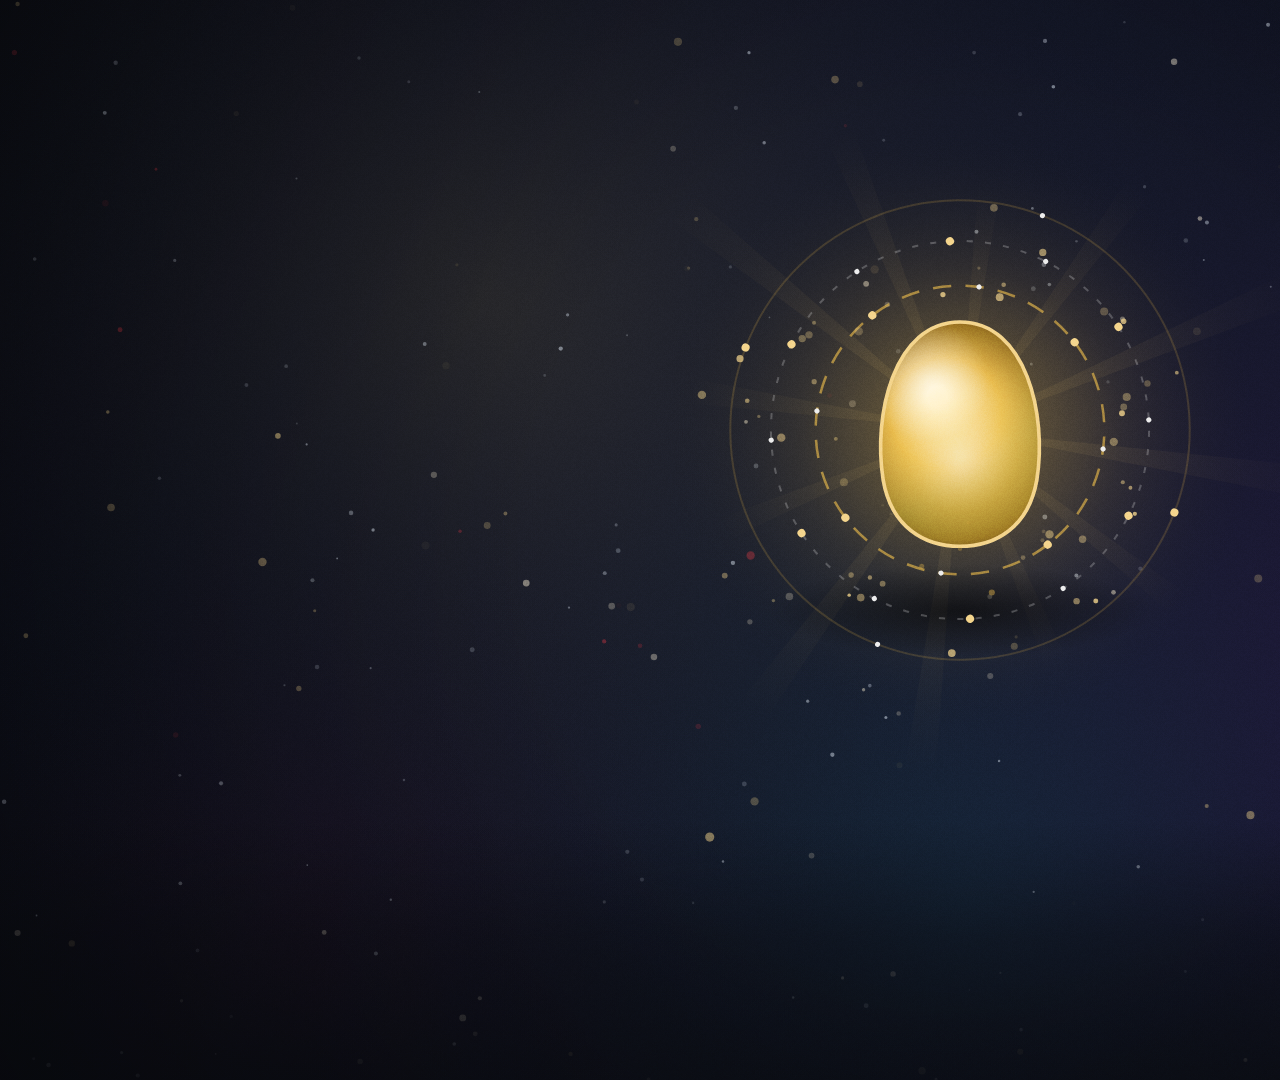
<file: segments/s1/index.html>
<!DOCTYPE html>
<html lang="en"><head><meta charset="UTF-8"/>
<link rel="stylesheet" href="assets/fonts/fonts.css"/>
<style>
*{margin:0;padding:0;box-sizing:border-box}
html,body{width:1920px;height:1080px;overflow:hidden;background:#0B0D14}
#root{position:relative;width:1920px;height:1080px;overflow:hidden;background:#0B0D14}
canvas{display:block}
.preload{position:absolute;left:-9999px;top:0;width:10px;height:10px;visibility:hidden}
</style></head>
<body>
<div id="root" data-composition-id="main" data-start="0" data-duration="54.15" data-width="1920" data-height="1080">
<canvas id="cv" width="1920" height="1080"></canvas>
<img class="preload" id="art1005" src="assets/art/art_1005_hero.png"/>
<img class="preload" id="art1017" src="assets/art/art_1017_hero.png"/>
<img class="preload" id="art1020" src="assets/art/art_1020_hero.png"/>
<img class="preload" id="art1024" src="assets/art/art_1024_hero.png"/>
<img class="preload" id="artsheet" src="assets/art/mapsheet.png"/>
</div>
<script src="assets/gsap.min.js"></script>
<script>
'use strict';
window.__DATA__ = {"seg": 1, "dur": 54.15, "intro": 0.0, "kick": "COLD OPEN", "title": "THE FAMILY TREE", "beats": [], "specials": [{"kind": "titlecard", "start": 40.6, "end": 46.4}, {"kind": "legend", "start": 46.4, "end": 54.15}], "mapNodes": [{"name": "Arceus", "dex": 493, "rect": [1840, 460], "x": 3200, "y": 345, "accent": "#FFD84D", "state": "sil", "hero": true, "ord": 0, "label": false}, {"name": "Dialga", "dex": 483, "rect": [2530, 230], "x": 2660, "y": 600, "accent": "#CBD5E1", "state": "sil", "hero": false, "ord": 0, "label": false}, {"name": "Palkia", "dex": 484, "rect": [2760, 230], "x": 3200, "y": 650, "accent": "#38BDF8", "state": "sil", "hero": false, "ord": 0, "label": false}, {"name": "Giratina", "dex": 487, "rect": [460, 460], "x": 3740, "y": 600, "accent": "#9D00FF", "state": "sil", "hero": false, "ord": 0, "label": false}, {"name": "Uxie", "dex": 480, "rect": [1840, 230], "x": 2720, "y": 890, "accent": "#FF3CAC", "state": "sil", "hero": false, "ord": 0, "label": false}, {"name": "Mesprit", "dex": 481, "rect": [2070, 230], "x": 3200, "y": 920, "accent": "#FF3CAC", "state": "sil", "hero": false, "ord": 0, "label": false}, {"name": "Azelf", "dex": 482, "rect": [2300, 230], "x": 3680, "y": 890, "accent": "#FF3CAC", "state": "sil", "hero": false, "ord": 0, "label": false}, {"name": "Rayquaza", "dex": 384, "rect": [1150, 230], "x": 1000, "y": 740, "accent": "#818CF8", "state": "sil", "hero": true, "ord": 0, "label": false}, {"name": "Kyogre", "dex": 382, "rect": [690, 230], "x": 560, "y": 1080, "accent": "#38BDF8", "state": "sil", "hero": false, "ord": 0, "label": false}, {"name": "Groudon", "dex": 383, "rect": [920, 230], "x": 1440, "y": 1080, "accent": "#E2BF65", "state": "sil", "hero": false, "ord": 0, "label": false}, {"name": "Mew", "dex": 151, "rect": [920, 0], "x": 1700, "y": 1200, "accent": "#FF3CAC", "state": "sil", "hero": false, "ord": 0, "label": false}, {"name": "Regigigas", "dex": 486, "rect": [230, 460], "x": 5320, "y": 740, "accent": "#FFD84D", "state": "sil", "hero": true, "ord": 0, "label": false}, {"name": "Regirock", "dex": 377, "rect": [2530, 0], "x": 4600, "y": 1120, "accent": "#D6C48A", "state": "sil", "hero": false, "ord": 0, "label": false}, {"name": "Regice", "dex": 378, "rect": [2760, 0], "x": 4960, "y": 1200, "accent": "#7DEFF5", "state": "sil", "hero": false, "ord": 0, "label": false}, {"name": "Registeel", "dex": 379, "rect": [0, 230], "x": 5320, "y": 1240, "accent": "#CBD5E1", "state": "sil", "hero": false, "ord": 0, "label": false}, {"name": "Regieleki", "dex": 894, "rect": [2070, 1380], "x": 5680, "y": 1200, "accent": "#FFD84D", "state": "sil", "hero": false, "ord": 0, "label": false}, {"name": "Regidrago", "dex": 895, "rect": [2300, 1380], "x": 6040, "y": 1120, "accent": "#818CF8", "state": "sil", "hero": false, "ord": 0, "label": false}, {"name": "Articuno", "dex": 144, "rect": [0, 0], "x": 430, "y": 1620, "accent": "#7DEFF5", "state": "sil", "hero": false, "ord": 0, "label": false}, {"name": "Zapdos", "dex": 145, "rect": [230, 0], "x": 760, "y": 1560, "accent": "#FFD84D", "state": "sil", "hero": false, "ord": 0, "label": false}, {"name": "Moltres", "dex": 146, "rect": [460, 0], "x": 1090, "y": 1620, "accent": "#FF7A2A", "state": "sil", "hero": false, "ord": 0, "label": false}, {"name": "Ho-Oh", "dex": 250, "rect": [2070, 0], "x": 1980, "y": 1580, "accent": "#FF7A2A", "state": "sil", "hero": true, "ord": 0, "label": false}, {"name": "Lugia", "dex": 249, "rect": [1840, 0], "x": 2380, "y": 1660, "accent": "#FF3CAC", "state": "sil", "hero": false, "ord": 0, "label": false}, {"name": "Raikou", "dex": 243, "rect": [1150, 0], "x": 1620, "y": 1960, "accent": "#FFD84D", "state": "sil", "hero": false, "ord": 0, "label": false}, {"name": "Entei", "dex": 244, "rect": [1380, 0], "x": 1980, "y": 2020, "accent": "#FF7A2A", "state": "sil", "hero": false, "ord": 0, "label": false}, {"name": "Suicune", "dex": 245, "rect": [1610, 0], "x": 2340, "y": 1960, "accent": "#38BDF8", "state": "sil", "hero": false, "ord": 0, "label": false}, {"name": "Latias", "dex": 380, "rect": [230, 230], "x": 430, "y": 1980, "accent": "#818CF8", "state": "sil", "hero": false, "ord": 0, "label": false}, {"name": "Latios", "dex": 381, "rect": [460, 230], "x": 800, "y": 2040, "accent": "#818CF8", "state": "sil", "hero": false, "ord": 0, "label": false}, {"name": "Celebi", "dex": 251, "rect": [2300, 0], "x": 1250, "y": 1880, "accent": "#FF3CAC", "state": "sil", "hero": false, "ord": 0, "label": false}, {"name": "Jirachi", "dex": 385, "rect": [1380, 230], "x": 1250, "y": 2130, "accent": "#CBD5E1", "state": "sil", "hero": false, "ord": 0, "label": false}, {"name": "Heatran", "dex": 485, "rect": [0, 460], "x": 3820, "y": 1560, "accent": "#FF7A2A", "state": "sil", "hero": false, "ord": 0, "label": false}, {"name": "Cresselia", "dex": 488, "rect": [690, 460], "x": 4180, "y": 1560, "accent": "#FF3CAC", "state": "sil", "hero": false, "ord": 0, "label": false}, {"name": "Darkrai", "dex": 491, "rect": [1380, 460], "x": 4180, "y": 1800, "accent": "#94A3B8", "state": "sil", "hero": false, "ord": 0, "label": false}, {"name": "Shaymin", "dex": 492, "rect": [1610, 460], "x": 3820, "y": 1800, "accent": "#4ADE80", "state": "sil", "hero": false, "ord": 0, "label": false}, {"name": "Manaphy", "dex": 490, "rect": [1150, 460], "x": 3820, "y": 2040, "accent": "#38BDF8", "state": "sil", "hero": false, "ord": 0, "label": false}, {"name": "Phione", "dex": 489, "rect": [920, 460], "x": 4120, "y": 2100, "accent": "#38BDF8", "state": "sil", "hero": false, "ord": 0, "label": false}, {"name": "Reshiram", "dex": 643, "rect": [460, 690], "x": 4780, "y": 1720, "accent": "#818CF8", "state": "sil", "hero": true, "ord": 0, "label": false}, {"name": "Zekrom", "dex": 644, "rect": [690, 690], "x": 5320, "y": 1720, "accent": "#818CF8", "state": "sil", "hero": true, "ord": 0, "label": false}, {"name": "Kyurem", "dex": 646, "rect": [1150, 690], "x": 5050, "y": 1930, "accent": "#818CF8", "state": "sil", "hero": true, "ord": 0, "label": false}, {"name": "Victini", "dex": 494, "rect": [2070, 460], "x": 4550, "y": 1930, "accent": "#FF3CAC", "state": "sil", "hero": false, "ord": 0, "label": false}, {"name": "Tornadus", "dex": 641, "rect": [0, 690], "x": 5600, "y": 1560, "accent": "#A5B4FC", "state": "sil", "hero": false, "ord": 0, "label": false}, {"name": "Thundurus", "dex": 642, "rect": [230, 690], "x": 5900, "y": 1560, "accent": "#FFD84D", "state": "sil", "hero": false, "ord": 0, "label": false}, {"name": "Landorus", "dex": 645, "rect": [920, 690], "x": 5750, "y": 1780, "accent": "#E2BF65", "state": "sil", "hero": false, "ord": 0, "label": false}, {"name": "Enamorus", "dex": 905, "rect": [230, 1610], "x": 6050, "y": 1780, "accent": "#F9A8D4", "state": "sil", "hero": false, "ord": 0, "label": false}, {"name": "Cobalion", "dex": 638, "rect": [2300, 460], "x": 4380, "y": 2130, "accent": "#CBD5E1", "state": "sil", "hero": false, "ord": 0, "label": false}, {"name": "Terrakion", "dex": 639, "rect": [2530, 460], "x": 4720, "y": 2170, "accent": "#D6C48A", "state": "sil", "hero": false, "ord": 0, "label": false}, {"name": "Virizion", "dex": 640, "rect": [2760, 460], "x": 5060, "y": 2130, "accent": "#4ADE80", "state": "sil", "hero": false, "ord": 0, "label": false}, {"name": "Keldeo", "dex": 647, "rect": [1380, 690], "x": 5380, "y": 2170, "accent": "#38BDF8", "state": "sil", "hero": false, "ord": 0, "label": false}, {"name": "Xerneas", "dex": 716, "rect": [2070, 690], "x": 5660, "y": 2040, "accent": "#F9A8D4", "state": "sil", "hero": false, "ord": 0, "label": false}, {"name": "Yveltal", "dex": 717, "rect": [2300, 690], "x": 5960, "y": 2040, "accent": "#94A3B8", "state": "sil", "hero": false, "ord": 0, "label": false}, {"name": "Zygarde", "dex": 718, "rect": [2530, 690], "x": 5810, "y": 2180, "accent": "#818CF8", "state": "sil", "hero": false, "ord": 0, "label": false}, {"name": "Mewtwo", "dex": 150, "rect": [690, 0], "x": 500, "y": 2480, "accent": "#FF3CAC", "state": "sil", "hero": true, "ord": 0, "label": false}, {"name": "Genesect", "dex": 649, "rect": [1840, 690], "x": 900, "y": 2440, "accent": "#A3E635", "state": "sil", "hero": false, "ord": 0, "label": false}, {"name": "Type: Null", "dex": 772, "rect": [460, 920], "x": 1300, "y": 2480, "accent": "#FFD84D", "state": "sil", "hero": false, "ord": 0, "label": false}, {"name": "Silvally", "dex": 773, "rect": [690, 920], "x": 1300, "y": 2680, "accent": "#FFD84D", "state": "sil", "hero": false, "ord": 0, "label": false}, {"name": "Magearna", "dex": 801, "rect": [1610, 1150], "x": 880, "y": 2680, "accent": "#CBD5E1", "state": "sil", "hero": false, "ord": 0, "label": false}, {"name": "Diancie", "dex": 719, "rect": [2760, 690], "x": 500, "y": 2740, "accent": "#D6C48A", "state": "sil", "hero": false, "ord": 0, "label": false}, {"name": "Kubfu", "dex": 891, "rect": [1380, 1380], "x": 1750, "y": 2440, "accent": "#FF3B5C", "state": "sil", "hero": false, "ord": 0, "label": false}, {"name": "Urshifu", "dex": 892, "rect": [1610, 1380], "x": 1750, "y": 2660, "accent": "#FF3B5C", "state": "sil", "hero": false, "ord": 0, "label": false}, {"name": "Pecharunt", "dex": 1025, "rect": [1610, 2070], "x": 2350, "y": 2420, "accent": "#C084FC", "state": "sil", "hero": true, "ord": 0, "label": false}, {"name": "Ogerpon", "dex": 1017, "rect": [230, 2070], "x": 2780, "y": 2420, "accent": "#4ADE80", "state": "sil", "hero": true, "ord": 0, "label": false}, {"name": "Okidogi", "dex": 1014, "rect": [2530, 1840], "x": 2200, "y": 2640, "accent": "#C084FC", "state": "sil", "hero": false, "ord": 0, "label": false}, {"name": "Munkidori", "dex": 1015, "rect": [2760, 1840], "x": 2480, "y": 2680, "accent": "#C084FC", "state": "sil", "hero": false, "ord": 0, "label": false}, {"name": "Fezandipiti", "dex": 1016, "rect": [0, 2070], "x": 2760, "y": 2640, "accent": "#C084FC", "state": "sil", "hero": false, "ord": 0, "label": false}, {"name": "Volcanion", "dex": 721, "rect": [230, 920], "x": 330, "y": 2860, "accent": "#FF7A2A", "state": "sil", "hero": false, "ord": 0, "label": false}, {"name": "Hoopa", "dex": 720, "rect": [0, 920], "x": 680, "y": 2900, "accent": "#FF3CAC", "state": "sil", "hero": false, "ord": 0, "label": false}, {"name": "Marshadow", "dex": 802, "rect": [1840, 1150], "x": 1010, "y": 2890, "accent": "#FF3B5C", "state": "sil", "hero": false, "ord": 0, "label": false}, {"name": "Zeraora", "dex": 807, "rect": [0, 1380], "x": 1260, "y": 2900, "accent": "#FFD84D", "state": "sil", "hero": false, "ord": 0, "label": false}, {"name": "Meloetta", "dex": 648, "rect": [1610, 690], "x": 1570, "y": 2860, "accent": "#FFD84D", "state": "sil", "hero": false, "ord": 0, "label": false}, {"name": "Meltan", "dex": 808, "rect": [230, 1380], "x": 1880, "y": 2900, "accent": "#CBD5E1", "state": "sil", "hero": false, "ord": 0, "label": false}, {"name": "Melmetal", "dex": 809, "rect": [460, 1380], "x": 2190, "y": 2860, "accent": "#CBD5E1", "state": "sil", "hero": false, "ord": 0, "label": false}, {"name": "Zarude", "dex": 893, "rect": [1840, 1380], "x": 2500, "y": 2900, "accent": "#94A3B8", "state": "sil", "hero": false, "ord": 0, "label": false}, {"name": "Deoxys", "dex": 386, "rect": [1610, 230], "x": 3650, "y": 2440, "accent": "#FF3CAC", "state": "sil", "hero": false, "ord": 0, "label": false}, {"name": "Eternatus", "dex": 890, "rect": [1150, 1380], "x": 4450, "y": 2460, "accent": "#C084FC", "state": "sil", "hero": true, "ord": 0, "label": false}, {"name": "Zacian", "dex": 888, "rect": [690, 1380], "x": 3900, "y": 2600, "accent": "#F9A8D4", "state": "sil", "hero": false, "ord": 0, "label": false}, {"name": "Zamazenta", "dex": 889, "rect": [920, 1380], "x": 4280, "y": 2760, "accent": "#FF3B5C", "state": "sil", "hero": false, "ord": 0, "label": false}, {"name": "Calyrex", "dex": 898, "rect": [0, 1610], "x": 4900, "y": 2440, "accent": "#FF3CAC", "state": "sil", "hero": false, "ord": 0, "label": false}, {"name": "Glastrier", "dex": 896, "rect": [2530, 1380], "x": 4780, "y": 2660, "accent": "#7DEFF5", "state": "sil", "hero": false, "ord": 0, "label": false}, {"name": "Spectrier", "dex": 897, "rect": [2760, 1380], "x": 5080, "y": 2660, "accent": "#9D00FF", "state": "sil", "hero": false, "ord": 0, "label": false}, {"name": "Tapu Koko", "dex": 785, "rect": [920, 920], "x": 5300, "y": 2400, "accent": "#FFD84D", "state": "sil", "hero": false, "ord": 0, "label": false}, {"name": "Tapu Lele", "dex": 786, "rect": [1150, 920], "x": 5560, "y": 2440, "accent": "#FF3CAC", "state": "sil", "hero": false, "ord": 0, "label": false}, {"name": "Tapu Bulu", "dex": 787, "rect": [1380, 920], "x": 5820, "y": 2400, "accent": "#4ADE80", "state": "sil", "hero": false, "ord": 0, "label": false}, {"name": "Tapu Fini", "dex": 788, "rect": [1610, 920], "x": 6080, "y": 2440, "accent": "#38BDF8", "state": "sil", "hero": false, "ord": 0, "label": false}, {"name": "Necrozma", "dex": 800, "rect": [1380, 1150], "x": 5640, "y": 2560, "accent": "#FF3CAC", "state": "sil", "hero": true, "ord": 0, "label": false}, {"name": "Cosmog", "dex": 789, "rect": [1840, 920], "x": 5200, "y": 2760, "accent": "#FF3CAC", "state": "sil", "hero": false, "ord": 0, "label": false}, {"name": "Cosmoem", "dex": 790, "rect": [2070, 920], "x": 5460, "y": 2800, "accent": "#FF3CAC", "state": "sil", "hero": false, "ord": 0, "label": false}, {"name": "Solgaleo", "dex": 791, "rect": [2300, 920], "x": 5760, "y": 2740, "accent": "#FF3CAC", "state": "sil", "hero": false, "ord": 0, "label": false}, {"name": "Lunala", "dex": 792, "rect": [2530, 920], "x": 6080, "y": 2780, "accent": "#FF3CAC", "state": "sil", "hero": false, "ord": 0, "label": false}, {"name": "Nihilego", "dex": 793, "rect": [2760, 920], "x": 3520, "y": 2900, "accent": "#D6C48A", "state": "sil", "hero": false, "ord": 0, "label": false}, {"name": "Buzzwole", "dex": 794, "rect": [0, 1150], "x": 3772, "y": 2900, "accent": "#A3E635", "state": "sil", "hero": false, "ord": 0, "label": false}, {"name": "Pheromosa", "dex": 795, "rect": [230, 1150], "x": 4024, "y": 2900, "accent": "#A3E635", "state": "sil", "hero": false, "ord": 0, "label": false}, {"name": "Xurkitree", "dex": 796, "rect": [460, 1150], "x": 4276, "y": 2900, "accent": "#FFD84D", "state": "sil", "hero": false, "ord": 0, "label": false}, {"name": "Celesteela", "dex": 797, "rect": [690, 1150], "x": 4528, "y": 2900, "accent": "#CBD5E1", "state": "sil", "hero": false, "ord": 0, "label": false}, {"name": "Kartana", "dex": 798, "rect": [920, 1150], "x": 4780, "y": 2900, "accent": "#4ADE80", "state": "sil", "hero": false, "ord": 0, "label": false}, {"name": "Guzzlord", "dex": 799, "rect": [1150, 1150], "x": 5032, "y": 2900, "accent": "#94A3B8", "state": "sil", "hero": false, "ord": 0, "label": false}, {"name": "Poipole", "dex": 803, "rect": [2070, 1150], "x": 5284, "y": 2900, "accent": "#C084FC", "state": "sil", "hero": false, "ord": 0, "label": false}, {"name": "Naganadel", "dex": 804, "rect": [2300, 1150], "x": 5536, "y": 2900, "accent": "#C084FC", "state": "sil", "hero": false, "ord": 0, "label": false}, {"name": "Stakataka", "dex": 805, "rect": [2530, 1150], "x": 5788, "y": 2900, "accent": "#D6C48A", "state": "sil", "hero": false, "ord": 0, "label": false}, {"name": "Blacephalon", "dex": 806, "rect": [2760, 1150], "x": 6040, "y": 2900, "accent": "#FF7A2A", "state": "sil", "hero": false, "ord": 0, "label": false}, {"name": "Wo-Chien", "dex": 1001, "rect": [230, 1840], "x": 400, "y": 3180, "accent": "#94A3B8", "state": "sil", "hero": false, "ord": 0, "label": false}, {"name": "Chien-Pao", "dex": 1002, "rect": [460, 1840], "x": 720, "y": 3180, "accent": "#94A3B8", "state": "sil", "hero": false, "ord": 0, "label": false}, {"name": "Ting-Lu", "dex": 1003, "rect": [690, 1840], "x": 400, "y": 3400, "accent": "#94A3B8", "state": "sil", "hero": false, "ord": 0, "label": false}, {"name": "Chi-Yu", "dex": 1004, "rect": [920, 1840], "x": 720, "y": 3400, "accent": "#94A3B8", "state": "sil", "hero": false, "ord": 0, "label": false}, {"name": "Great Tusk", "dex": 984, "rect": [460, 1610], "x": 1180, "y": 3180, "accent": "#E2BF65", "state": "sil", "hero": false, "ord": 0, "label": false}, {"name": "Scream Tail", "dex": 985, "rect": [690, 1610], "x": 1480, "y": 3180, "accent": "#F9A8D4", "state": "sil", "hero": false, "ord": 0, "label": false}, {"name": "Brute Bonnet", "dex": 986, "rect": [920, 1610], "x": 1780, "y": 3180, "accent": "#4ADE80", "state": "sil", "hero": false, "ord": 0, "label": false}, {"name": "Flutter Mane", "dex": 987, "rect": [1150, 1610], "x": 2080, "y": 3180, "accent": "#9D00FF", "state": "sil", "hero": false, "ord": 0, "label": false}, {"name": "Slither Wing", "dex": 988, "rect": [1380, 1610], "x": 2380, "y": 3180, "accent": "#A3E635", "state": "sil", "hero": false, "ord": 0, "label": false}, {"name": "Sandy Shocks", "dex": 989, "rect": [1610, 1610], "x": 2680, "y": 3180, "accent": "#FFD84D", "state": "sil", "hero": false, "ord": 0, "label": false}, {"name": "Roaring Moon", "dex": 1005, "rect": [1150, 1840], "x": 1330, "y": 3370, "accent": "#818CF8", "state": "sil", "hero": false, "ord": 0, "label": false}, {"name": "Walking Wake", "dex": 1009, "rect": [2070, 1840], "x": 1630, "y": 3370, "accent": "#38BDF8", "state": "sil", "hero": false, "ord": 0, "label": false}, {"name": "Gouging Fire", "dex": 1023, "rect": [1150, 2070], "x": 1930, "y": 3370, "accent": "#FF7A2A", "state": "sil", "hero": false, "ord": 0, "label": false}, {"name": "Raging Bolt", "dex": 1022, "rect": [920, 2070], "x": 2230, "y": 3370, "accent": "#FFD84D", "state": "sil", "hero": false, "ord": 0, "label": false}, {"name": "Koraidon", "dex": 1007, "rect": [1610, 1840], "x": 2530, "y": 3370, "accent": "#FF3B5C", "state": "sil", "hero": true, "ord": 0, "label": false}, {"name": "Iron Treads", "dex": 990, "rect": [1840, 1610], "x": 3720, "y": 3180, "accent": "#E2BF65", "state": "sil", "hero": false, "ord": 0, "label": false}, {"name": "Iron Bundle", "dex": 991, "rect": [2070, 1610], "x": 4020, "y": 3180, "accent": "#7DEFF5", "state": "sil", "hero": false, "ord": 0, "label": false}, {"name": "Iron Hands", "dex": 992, "rect": [2300, 1610], "x": 4320, "y": 3180, "accent": "#FF3B5C", "state": "sil", "hero": false, "ord": 0, "label": false}, {"name": "Iron Jugulis", "dex": 993, "rect": [2530, 1610], "x": 4620, "y": 3180, "accent": "#94A3B8", "state": "sil", "hero": false, "ord": 0, "label": false}, {"name": "Iron Moth", "dex": 994, "rect": [2760, 1610], "x": 4920, "y": 3180, "accent": "#FF7A2A", "state": "sil", "hero": false, "ord": 0, "label": false}, {"name": "Iron Thorns", "dex": 995, "rect": [0, 1840], "x": 5220, "y": 3180, "accent": "#D6C48A", "state": "sil", "hero": false, "ord": 0, "label": false}, {"name": "Iron Valiant", "dex": 1006, "rect": [1380, 1840], "x": 3870, "y": 3370, "accent": "#F9A8D4", "state": "sil", "hero": false, "ord": 0, "label": false}, {"name": "Iron Leaves", "dex": 1010, "rect": [2300, 1840], "x": 4170, "y": 3370, "accent": "#4ADE80", "state": "sil", "hero": false, "ord": 0, "label": false}, {"name": "Iron Boulder", "dex": 1020, "rect": [460, 2070], "x": 4470, "y": 3370, "accent": "#D6C48A", "state": "sil", "hero": false, "ord": 0, "label": false}, {"name": "Iron Crown", "dex": 1021, "rect": [690, 2070], "x": 4770, "y": 3370, "accent": "#CBD5E1", "state": "sil", "hero": false, "ord": 0, "label": false}, {"name": "Miraidon", "dex": 1008, "rect": [1840, 1840], "x": 5070, "y": 3370, "accent": "#FFD84D", "state": "sil", "hero": true, "ord": 0, "label": false}, {"name": "Terapagos", "dex": 1024, "rect": [1380, 2070], "x": 3200, "y": 3420, "accent": "#FFD84D", "state": "sil", "hero": true, "ord": 0, "label": false}], "mapEdges": [{"a": 0, "b": 1, "style": "solid"}, {"a": 0, "b": 2, "style": "solid"}, {"a": 0, "b": 3, "style": "solid"}, {"a": 0, "b": 4, "style": "solid"}, {"a": 0, "b": 5, "style": "solid"}, {"a": 0, "b": 6, "style": "solid"}, {"a": 7, "b": 9, "style": "solid"}, {"a": 7, "b": 8, "style": "solid"}, {"a": 11, "b": 12, "style": "solid"}, {"a": 11, "b": 13, "style": "solid"}, {"a": 11, "b": 14, "style": "solid"}, {"a": 11, "b": 15, "style": "solid"}, {"a": 11, "b": 16, "style": "solid"}, {"a": 20, "b": 22, "style": "solid"}, {"a": 20, "b": 23, "style": "solid"}, {"a": 20, "b": 24, "style": "solid"}, {"a": 21, "b": 17, "style": "dashed"}, {"a": 21, "b": 18, "style": "dashed"}, {"a": 21, "b": 19, "style": "dashed"}, {"a": 25, "b": 26, "style": "dashed"}, {"a": 33, "b": 34, "style": "solid"}, {"a": 30, "b": 31, "style": "solid"}, {"a": 41, "b": 39, "style": "dashed"}, {"a": 41, "b": 40, "style": "dashed"}, {"a": 41, "b": 42, "style": "solid"}, {"a": 43, "b": 44, "style": "solid"}, {"a": 43, "b": 45, "style": "solid"}, {"a": 43, "b": 46, "style": "solid"}, {"a": 49, "b": 47, "style": "solid"}, {"a": 49, "b": 48, "style": "solid"}, {"a": 10, "b": 50, "style": "callback"}, {"a": 52, "b": 53, "style": "solid"}, {"a": 56, "b": 57, "style": "solid"}, {"a": 68, "b": 69, "style": "solid"}, {"a": 58, "b": 60, "style": "chain"}, {"a": 58, "b": 61, "style": "chain"}, {"a": 58, "b": 62, "style": "chain"}, {"a": 58, "b": 59, "style": "truth"}, {"a": 0, "b": 52, "style": "callback"}, {"a": 83, "b": 84, "style": "solid"}, {"a": 84, "b": 85, "style": "solid"}, {"a": 84, "b": 86, "style": "solid"}, {"a": 82, "b": 85, "style": "chain"}, {"a": 82, "b": 86, "style": "chain"}, {"a": 78, "b": 85, "style": "dashed"}, {"a": 78, "b": 86, "style": "dashed"}, {"a": 72, "b": 73, "style": "clash"}, {"a": 72, "b": 74, "style": "clash"}, {"a": 73, "b": 74, "style": "dashed"}, {"a": 75, "b": 76, "style": "solid"}, {"a": 75, "b": 77, "style": "solid"}, {"a": 94, "b": 95, "style": "solid"}, {"a": 124, "b": 112, "style": "dashed"}, {"a": 124, "b": 123, "style": "dashed"}, {"a": 24, "b": 109, "style": "echo"}, {"a": 23, "b": 110, "style": "echo"}, {"a": 22, "b": 111, "style": "echo"}, {"a": 43, "b": 122, "style": "echo"}, {"a": 44, "b": 121, "style": "echo"}, {"a": 45, "b": 120, "style": "echo"}], "mapFit": {"s": 0.1947, "ox": 335.9, "oy": 133.4, "r": 29.2}, "mapNewCount": 1, "counter": [{"t": 0, "n": 0}], "imgs": ["1005", "1017", "1020", "1024", "sheet"]};
const W = 1920, H = 1080, DUR = 54.15;
const cv = document.getElementById('cv');
const ctx = cv.getContext('2d');
const SILCACHE = {};
function silCanvas(key, fill){
  const img = IMG[key];
  if(!img || !img.complete || !img.naturalWidth) return null;
  const ck = key + '|' + fill;
  if(SILCACHE[ck]) return SILCACHE[ck];
  const cv2 = document.createElement('canvas');
  cv2.width = img.naturalWidth; cv2.height = img.naturalHeight;
  const g = cv2.getContext('2d');
  g.drawImage(img, 0, 0);
  g.globalCompositeOperation = 'source-in';
  if(fill === 'slate'){
    const gr = g.createLinearGradient(0, 0, 0, cv2.height);
    gr.addColorStop(0, '#2E3A58'); gr.addColorStop(1, '#1B2338');
    g.fillStyle = gr;
  } else g.fillStyle = fill;
  g.fillRect(0, 0, cv2.width, cv2.height);
  SILCACHE[ck] = cv2;
  return cv2;
}
/* Blacked-out mystery shape: accent rim-glow halo + lifted slate body. */
function drawSilhouette(c, key, cx, cy, size, accent, alpha=1){
  const sil = silCanvas(key, 'slate'), rim = silCanvas(key, accent);
  if(!sil || !rim) return;
  c.save(); c.globalAlpha *= alpha;
  c.save();
  c.shadowColor = accent; c.shadowBlur = 30;
  c.drawImage(rim, cx - size/2, cy - size/2, size, size);
  c.drawImage(rim, cx - size/2, cy - size/2, size, size);
  c.restore();
  c.drawImage(sil, cx - size/2, cy - size/2, size, size);
  c.restore();
}
const PAL = {
  plate:'#17181D', offWhite:'#EDEDED', silver:'#B4BCC6',
  gold:'#E6B84C', goldBright:'#F4D58D', goldSpec:'#FFD000',
  cyan:'#4BC8E8', cyanSpec:'#38BDF8', magenta:'#E0569B', crimson:'#E53946',
  crimsonSpec:'#FF3B5C', violet:'#7E3AF2',
  goldVivid:'#FFD84D', goldHot:'#FFF3B0', cyanVivid:'#00E5FF', blueDeep:'#3B82F6',
  magentaVivid:'#FF3CAC', magentaDeep:'#D946EF', crimsonVivid:'#FF1E56',
  ultraViolet:'#9D00FF', slateSil:'#26304A',
  badges:{
    normal:{bg:'#D4D2C5',fg:'#121212',border:'#EAE8DC'},
    steel:{bg:'#B8C2CC',fg:'#121212',border:'#D7E0E8'},
    dragon:{bg:'#4F3A9E',fg:'#EDEDED',border:'#7560C4'},
    water:{bg:'#2B6CB0',fg:'#EDEDED',border:'#4E8FD4'},
    ghost:{bg:'#533A7B',fg:'#EDEDED',border:'#7B5DA8'},
    canon:{bg:'#2C1B12',fg:'#E6B84C',border:'#E6B84C'},
    implied:{bg:'#23262D',fg:'#EDEDED',border:'#B4BCC6'},
    theory:{bg:'#1D1430',fg:'#C4A6F5',border:'#7E3AF2'}
  }
};
const clamp=(v,a=0,b=1)=>Math.max(a,Math.min(b,v));
const lerp=(a,b,t)=>a+(b-a)*t;
const norm=(t,s,e)=>clamp((t-s)/(e-s),0,1);
const easeOutCubic=x=>1-Math.pow(1-x,3);
const easeInOutCubic=x=>(x<0.5?4*x*x*x:1-Math.pow(-2*x+2,3)/2);
const easeOutQuart=x=>1-Math.pow(1-x,4);
const easeOutExpo=x=>(x===1?1:1-Math.pow(2,-10*x));
function cubicBezierPoint(p0,p1,p2,p3,t){
  const u=1-t,tt=t*t,uu=u*u,uuu=uu*u,ttt=tt*t;
  return {x:uuu*p0.x+3*uu*t*p1.x+3*u*tt*p2.x+ttt*p3.x,
          y:uuu*p0.y+3*uu*t*p1.y+3*u*tt*p2.y+ttt*p3.y};
}
function createSeededRandom(seed){let s=seed>>>0;return()=>{s=(s*1664525+1013904223)>>>0;return s/4294967296;};}
function hexA(hex,a){
  const r=parseInt(hex.slice(1,3),16),g=parseInt(hex.slice(3,5),16),b=parseInt(hex.slice(5,7),16);
  return `rgba(${r},${g},${b},${a})`;
}
function textW(c,txt,font){ c.font=font; return c.measureText(txt).width; }

/* ---- deterministic particle fields ---- */
const rand = createSeededRandom(40125);
const starsFar = Array.from({length:150},()=>({
  x:rand()*W, y:rand()*H, r:0.8+rand()*1.7, phase:rand()*Math.PI*2, tw:0.5+rand()*1.6
}));
const starsNear = Array.from({length:60},()=>({
  x:rand()*W, y:rand()*H, r:1.6+rand()*2.2, speed:9+rand()*13, phase:rand()*Math.PI*2
}));
const embers = Array.from({length:85},(_,i)=>({
  x:rand()*W, y:rand()*H, radius:1.4+rand()*3.2, speedY:10+rand()*24,
  driftX:(rand()-0.5)*18, phase:rand()*Math.PI*2, alpha:0.16+rand()*0.48,
  isCrimson:i%4===0
}));
const shards = Array.from({length:30},(_,i)=>{
  const angle=(i/22)*Math.PI*2+(rand()-0.5)*0.35;
  return { baseX:1300+Math.cos(angle)*(250+rand()*320), baseY:560+Math.sin(angle)*(110+rand()*130),
    size:16+rand()*36, rot:rand()*Math.PI*2, rotSpeed:(rand()-0.5)*0.55,
    bobAmp:8+rand()*15, phase:rand()*Math.PI*2, sides:3+Math.floor(rand()*3),
    near:i%2===0, rimColor:i%2===0?PAL.crimson:PAL.violet };
});
const eggMotes = Array.from({length:36},(_,i)=>({
  ang:rand()*Math.PI*2, rad:150+rand()*130, speed:(0.25+rand()*0.5)*(i%2?1:-1),
  size:1.6+rand()*2.6, phase:rand()*Math.PI*2
}));
/* film grain: 4 seeded noise tiles, cycled by frame index (deterministic) */
const grainTiles=[], grainPats=[];
(function(){
  const gr=createSeededRandom(777);
  for(let k=0;k<4;k++){
    const tc=document.createElement('canvas'); tc.width=tc.height=256;
    const tg=tc.getContext('2d'); const id=tg.createImageData(256,256);
    for(let i=0;i<id.data.length;i+=4){
      const v=Math.floor(gr()*255);
      id.data[i]=id.data[i+1]=id.data[i+2]=v; id.data[i+3]=255;
    }
    tg.putImageData(id,0,0);
    grainTiles.push(tc); grainPats.push(ctx.createPattern(tc,'repeat'));
  }
})();
/* nebula haze blobs (organic depth, slow parallax drift) */
const nebula=[
  {x:480,y:280,r:720,color:'#FFD84D',a:0.085,ph:0.0,sp:0.11,dx:46,dy:26},
  {x:1500,y:720,r:820,color:'#9D00FF',a:0.095,ph:2.1,sp:0.08,dx:38,dy:30},
  {x:1020,y:920,r:640,color:'#00E5FF',a:0.062,ph:4.2,sp:0.13,dx:52,dy:20},
  {x:300,y:980,r:520,color:'#FF1E56',a:0.050,ph:1.2,sp:0.09,dx:30,dy:22}
];

/* ---- drawing primitives ---- */
function drawRoundedRect(c,x,y,w,h,r){
  const radius=Math.min(r,w/2,h/2);
  c.beginPath();
  c.moveTo(x+radius,y); c.lineTo(x+w-radius,y); c.quadraticCurveTo(x+w,y,x+w,y+radius);
  c.lineTo(x+w,y+h-radius); c.quadraticCurveTo(x+w,y+h,x+w-radius,y+h);
  c.lineTo(x+radius,y+h); c.quadraticCurveTo(x,y+h,x,y+h-radius);
  c.lineTo(x,y+radius); c.quadraticCurveTo(x,y,x+radius,y); c.closePath();
}
/* Type/verification pill — 46px JetBrains Mono (cap height ~33.5px), height 68. Returns width. */
const BADGE_FONT='700 46px "JetBrains Mono", monospace';
function badgeWidth(c,text){ return Math.ceil(textW(c,text,BADGE_FONT)+52); }
function drawTypeBadge(c,text,x,y,styleObj,align='left'){
  c.save();
  c.font=BADGE_FONT;
  const pillW=badgeWidth(c,text), pillH=68;
  const drawX=align==='center'?x-pillW/2:align==='right'?x-pillW:x;
  drawRoundedRect(c,drawX,y,pillW,pillH,14);
  c.fillStyle=styleObj.bg; c.fill();
  c.lineWidth=2.5; c.strokeStyle=styleObj.border; c.stroke();
  c.fillStyle=styleObj.fg; c.textAlign='center'; c.textBaseline='middle';
  c.fillText(text,drawX+pillW/2,y+pillH/2+2);
  c.restore();
  return pillW;
}
/* Obsidian glass editorial card. jagged=true swaps the accent bar for a torn strip. */
function drawEditorialCard(c,x,y,w,h,accentColor,alpha=1,jagged=false){
  c.save(); c.globalAlpha*=alpha;
  c.shadowColor='rgba(0,0,0,0.72)'; c.shadowBlur=32; c.shadowOffsetY=12;
  drawRoundedRect(c,x,y,w,h,16);
  const grad=c.createLinearGradient(x,y,x+w,y+h);
  grad.addColorStop(0,'#1B1D23'); grad.addColorStop(1,'#131418');
  c.fillStyle=grad; c.fill();
  c.shadowColor='transparent'; c.shadowBlur=0; c.shadowOffsetY=0;
  /* luminous accent border + inner specular rim (v2.2 premium frame) */
  c.lineWidth=2.5; c.strokeStyle=hexA(accentColor,0.62); c.stroke();
  drawRoundedRect(c,x+4,y+4,w-8,h-8,13);
  c.lineWidth=1.5; c.strokeStyle='rgba(255,255,255,0.09)'; c.stroke();
  const specG=c.createLinearGradient(x,y,x+w,y);
  specG.addColorStop(0,'rgba(255,255,255,0)');
  specG.addColorStop(0.5,'rgba(255,255,255,0.20)');
  specG.addColorStop(1,'rgba(255,255,255,0)');
  c.fillStyle=specG; c.fillRect(x+18,y+1.5,w-36,2);
  if(jagged){
    c.beginPath();
    const seg=7, x0=x, wBar=8;
    c.moveTo(x0+2,y+16);
    for(let i=1;i<=seg;i++){
      const yy=y+16+(h-32)*i/seg;
      c.lineTo(x0+2+(i%2?wBar:2),yy);
    }
    c.lineTo(x0+2,y+h-16); c.closePath();
    c.fillStyle=accentColor; c.fill();
  } else {
    drawRoundedRect(c,x,y+14,7,h-28,4); c.fillStyle=accentColor; c.fill();
  }
  c.restore();
}
function drawMedallionBase(c,cx,cy,r,accentColor,t,alpha=1){
  c.save(); c.globalAlpha*=alpha;
  const aura=c.createRadialGradient(cx,cy,r*0.25,cx,cy,r*2.15);
  aura.addColorStop(0,hexA(accentColor,0.33)); aura.addColorStop(0.55,hexA(accentColor,0.09));
  aura.addColorStop(1,'rgba(11,13,18,0)');
  c.fillStyle=aura; c.beginPath(); c.arc(cx,cy,r*2.15,0,Math.PI*2); c.fill();
  c.save(); c.translate(cx,cy); c.rotate(t*0.25);
  c.strokeStyle=hexA(accentColor,0.47); c.lineWidth=2.5; c.setLineDash([12,10]);
  c.beginPath(); c.arc(0,0,r+13,0,Math.PI*2); c.stroke(); c.setLineDash([]); c.restore();
  const coreGrad=c.createRadialGradient(cx-r*0.25,cy-r*0.25,r*0.1,cx,cy,r);
  coreGrad.addColorStop(0,'#23252E'); coreGrad.addColorStop(1,'#121317');
  c.fillStyle=coreGrad; c.beginPath(); c.arc(cx,cy,r,0,Math.PI*2); c.fill();
  c.lineWidth=3.5; c.strokeStyle=accentColor; c.stroke();
  c.lineWidth=1.5; c.strokeStyle='rgba(237,237,237,0.18)';
  c.beginPath(); c.arc(cx,cy,r-8,0,Math.PI*2); c.stroke();
  c.restore();
}
function drawNodeArt(c,img,cx,cy,r,alpha=1,dim=0){
  c.save(); c.globalAlpha*=alpha;
  c.beginPath(); c.arc(cx,cy,r-6,0,Math.PI*2); c.clip();
  const s=(r-6)*2;
  c.drawImage(img,cx-s/2,cy-s/2,s,s);
  if(dim>0){ c.fillStyle=`rgba(8,9,13,${dim})`; c.fillRect(cx-r,cy-r,r*2,r*2); }
  c.restore();
}
/* Hero art: volumetric rim glow + optional astrolabe ring (Arceus only). */
function drawHeroArt(c,img,cx,cy,size,accent,t,alpha=1,phase=0,ringStyle='none',rimColor=null){
  c.save(); c.globalAlpha*=alpha;
  const bobY=Math.sin(t*0.9+phase)*7;
  const breathe=1+0.012*Math.sin(t*0.7+phase);
  const yy=cy+bobY, ss=size*breathe;
  const haloCol = rimColor || accent;
  const aura=c.createRadialGradient(cx,yy,size*0.1,cx,yy,size*1.12);
  aura.addColorStop(0,hexA(haloCol,0.50)); aura.addColorStop(0.55,hexA(haloCol,0.17));
  aura.addColorStop(1,'rgba(11,13,18,0)');
  c.fillStyle=aura; c.beginPath(); c.arc(cx,yy,size*1.12,0,Math.PI*2); c.fill();
  /* edge rim-glow: blurred accent silhouette hugs the sprite's outline */
  if(rimColor){
    const rimCv = silCanvas(IMGKEY.get(img), rimColor);
    if(rimCv){
      c.save();
      c.shadowColor=rimColor; c.shadowBlur=30; c.globalAlpha*=0.92;
      c.drawImage(rimCv,cx-ss/2,yy-ss/2,ss,ss);
      c.drawImage(rimCv,cx-ss/2,yy-ss/2,ss,ss);
      c.restore();
    }
  }
  if(ringStyle==='astrolabe'){
    c.save(); c.translate(cx,yy); c.rotate(t*0.18);
    c.strokeStyle=hexA(accent,0.5); c.lineWidth=3; c.setLineDash([16,12]);
    c.beginPath(); c.arc(0,0,size*0.60,0,Math.PI*2); c.stroke(); c.setLineDash([]); c.restore();
    c.strokeStyle=hexA(accent,0.85); c.lineWidth=2.5;
    c.beginPath(); c.arc(cx,yy,size*0.565,0,Math.PI*2); c.stroke();
  }
  c.save();
  c.shadowColor='rgba(0,0,0,0.65)'; c.shadowBlur=30; c.shadowOffsetY=16;
  c.drawImage(img,cx-ss/2,yy-ss/2,ss,ss);
  c.restore();
  c.restore();
}
function drawLineageThread(c,p0,p1,p2,p3,color,progress,t,alpha=1){
  if(progress<=0.001) return;
  c.save(); c.globalAlpha*=alpha;
  const steps=48, maxStep=Math.floor(steps*progress);
  c.beginPath();
  for(let i=0;i<=maxStep;i++){
    const pt=cubicBezierPoint(p0,p1,p2,p3,i/steps);
    if(i===0)c.moveTo(pt.x,pt.y); else c.lineTo(pt.x,pt.y);
  }
  c.strokeStyle=hexA(color,0.27); c.lineWidth=10; c.lineCap='round'; c.stroke();
  c.strokeStyle=color; c.lineWidth=3.2; c.stroke();
  if(progress<0.99){
    const head=cubicBezierPoint(p0,p1,p2,p3,progress);
    c.fillStyle='#EDEDED'; c.shadowColor=color; c.shadowBlur=18;
    c.beginPath(); c.arc(head.x,head.y,6,0,Math.PI*2); c.fill(); c.shadowBlur=0;
  }
  if(progress>0.35){
    for(let p=0;p<2;p++){
      const pulseT=(t*0.42+p*0.5)%1;
      if(pulseT<=progress){
        const pt=cubicBezierPoint(p0,p1,p2,p3,pulseT);
        const grad=c.createRadialGradient(pt.x,pt.y,1,pt.x,pt.y,18);
        grad.addColorStop(0,'#EDEDED'); grad.addColorStop(0.35,color); grad.addColorStop(1,'rgba(0,0,0,0)');
        c.fillStyle=grad; c.beginPath(); c.arc(pt.x,pt.y,18,0,Math.PI*2); c.fill();
      }
    }
  }
  c.restore();
}
/* expanding pulse rings (stage VFX) */
function fxPulseRings(color,speed,spacing,maxR=330){
  return (c,t,cx,cy)=>{
    c.save();
    for(let k=0;k<3;k++){
      const r=((t*speed+k*spacing)%maxR);
      const a=(1-r/maxR)*0.34;
      if(a<=0) continue;
      c.strokeStyle=hexA(color,a); c.lineWidth=2.5;
      c.beginPath(); c.arc(cx,cy,r,0,Math.PI*2); c.stroke();
    }
    c.restore();
  };
}

/* foreground depth motes: drift IN FRONT of hero sprites (layer c) */
const fgMotes = Array.from({length:30},(_,i)=>({
  x:rand()*W, y:rand()*H, r:1.3+rand()*3.1, sp:14+rand()*26,
  drift:(rand()-0.5)*22, phase:rand()*Math.PI*2, big:i%6===0
}));
function drawFgMotes(c,t,color,alpha=1){
  c.save();
  for(const m of fgMotes){
    const py=(m.y - t*m.sp + H*4)%H;
    const px=(m.x + Math.sin(t*0.6+m.phase)*30 + t*m.drift + W*4)%W;
    if(py < H*0.30) continue; /* concentrate on the lower two-thirds */
    const tw=0.35+0.65*(0.5+0.5*Math.sin(t*2.1+m.phase));
    c.globalAlpha=alpha*tw*(m.big?0.5:0.75);
    if(m.big){
      const g=c.createRadialGradient(px,py,0.5,px,py,m.r*5);
      g.addColorStop(0,hexA(color,0.5)); g.addColorStop(1,'rgba(0,0,0,0)');
      c.fillStyle=g; c.beginPath(); c.arc(px,py,m.r*5,0,Math.PI*2); c.fill();
    } else {
      c.fillStyle=color;
      c.beginPath(); c.arc(px,py,m.r,0,Math.PI*2); c.fill();
    }
  }
  c.restore();
}

/* ---- vector emblems (showcase ports) ---- */
function drawArceusEmblem(c,cx,cy,scale,t,alpha=1){
  c.save(); c.globalAlpha*=alpha; c.translate(cx,cy); c.scale(scale,scale);
  c.strokeStyle=PAL.gold; c.lineWidth=4.5;
  c.beginPath(); c.arc(0,0,34,0,Math.PI*2); c.stroke();
  c.fillStyle=PAL.goldBright;
  for(let i=0;i<4;i++){
    c.save(); c.rotate((i*Math.PI)/2);
    c.beginPath(); c.moveTo(0,-48); c.lineTo(8,-14); c.lineTo(0,-6); c.lineTo(-8,-14); c.closePath(); c.fill(); c.restore();
  }
  const pulse=0.78+0.22*Math.sin(t*3.5);
  for(let i=0;i<4;i++){
    const ang=(i*Math.PI)/2+Math.PI/4, jx=Math.cos(ang)*34, jy=Math.sin(ang)*34;
    c.fillStyle='#34D399'; c.globalAlpha=alpha*pulse;
    c.beginPath(); c.arc(jx,jy,4.5,0,Math.PI*2); c.fill();
    c.globalAlpha=alpha; c.strokeStyle=PAL.goldBright; c.lineWidth=2; c.stroke();
  }
  c.fillStyle='#121212'; c.strokeStyle=PAL.gold; c.lineWidth=3;
  c.beginPath(); c.moveTo(0,-11); c.lineTo(11,0); c.lineTo(0,11); c.lineTo(-11,0); c.closePath(); c.fill(); c.stroke();
  c.restore();
}
function drawDialgaEmblem(c,cx,cy,scale,t,alpha=1){
  c.save(); c.globalAlpha*=alpha; c.translate(cx,cy); c.scale(scale,scale);
  c.strokeStyle=PAL.cyan; c.lineWidth=3.5;
  c.beginPath(); c.arc(0,0,38,0,Math.PI*2); c.stroke();
  for(let i=0;i<12;i++){
    const ang=(i/12)*Math.PI*2, inner=i%3===0?27:31;
    c.strokeStyle=i%3===0?'#EDEDED':PAL.cyan; c.lineWidth=i%3===0?3:2;
    c.beginPath(); c.moveTo(Math.cos(ang)*inner,Math.sin(ang)*inner);
    c.lineTo(Math.cos(ang)*37,Math.sin(ang)*37); c.stroke();
  }
  c.strokeStyle='#EDEDED'; c.lineWidth=3.2; c.lineCap='round';
  c.beginPath(); c.moveTo(0,0);
  c.lineTo(Math.cos(t*0.8-Math.PI/2)*23,Math.sin(t*0.8-Math.PI/2)*23); c.stroke();
  c.strokeStyle=PAL.cyan; c.lineWidth=2.4;
  c.beginPath(); c.moveTo(0,0);
  c.lineTo(Math.cos(t*2.8-Math.PI/2)*30,Math.sin(t*2.8-Math.PI/2)*30); c.stroke();
  c.fillStyle=PAL.cyan;
  c.beginPath(); c.moveTo(0,-12); c.lineTo(9,0); c.lineTo(0,12); c.lineTo(-9,0); c.closePath(); c.fill();
  c.strokeStyle='#EDEDED'; c.lineWidth=2; c.stroke();
  c.restore();
}
function drawPalkiaEmblem(c,cx,cy,scale,t,alpha=1){
  c.save(); c.globalAlpha*=alpha; c.translate(cx,cy); c.scale(scale,scale);
  const ringAngles=[0.45+t*0.25,-0.45-t*0.2,Math.PI/2+t*0.15];
  ringAngles.forEach((ang,idx)=>{
    c.save(); c.rotate(ang);
    c.strokeStyle=idx===0?PAL.magenta:idx===1?'#F294C3':'rgba(237,237,237,0.65)';
    c.lineWidth=idx===2?2.2:3.2;
    c.beginPath(); c.ellipse(0,0,40,15,0,0,Math.PI*2); c.stroke(); c.restore();
  });
  const pearl=c.createRadialGradient(-4,-4,2,0,0,14);
  pearl.addColorStop(0,'#FFF0F6'); pearl.addColorStop(0.55,PAL.magenta); pearl.addColorStop(1,'#751D4A');
  c.fillStyle=pearl; c.beginPath(); c.arc(0,0,13,0,Math.PI*2); c.fill();
  c.strokeStyle='#EDEDED'; c.lineWidth=2; c.stroke();
  c.restore();
}
function drawGiratinaEmblem(c,cx,cy,scale,t,alpha=1){
  c.save(); c.globalAlpha*=alpha; c.translate(cx,cy); c.scale(scale,scale);
  c.strokeStyle=PAL.violet; c.lineWidth=2.5;
  c.beginPath(); c.arc(0,0,36,0,Math.PI*2); c.stroke();
  c.fillStyle=PAL.gold; c.strokeStyle='#121212'; c.lineWidth=2;
  [-1,1].forEach(dir=>{
    c.save(); c.scale(dir,1);
    c.beginPath(); c.moveTo(5,-6); c.quadraticCurveTo(28,-14,38,-36);
    c.quadraticCurveTo(32,-2,14,14); c.closePath(); c.fill(); c.stroke();
    c.beginPath(); c.moveTo(8,12); c.lineTo(31,20); c.lineTo(14,29); c.closePath(); c.fill(); c.stroke();
    c.restore();
  });
  c.fillStyle='#17181E'; c.strokeStyle=PAL.gold; c.lineWidth=2.5;
  c.beginPath(); c.moveTo(0,-24); c.lineTo(15,-4); c.lineTo(10,22); c.lineTo(0,32);
  c.lineTo(-10,22); c.lineTo(-15,-4); c.closePath(); c.fill(); c.stroke();
  const eyeGlow=0.8+0.2*Math.sin(t*6);
  c.fillStyle=PAL.crimson; c.shadowColor=PAL.crimson; c.shadowBlur=12*eyeGlow;
  c.beginPath(); c.moveTo(-10,-2); c.lineTo(-3,2); c.lineTo(-9,6); c.closePath(); c.fill();
  c.beginPath(); c.moveTo(10,-2); c.lineTo(3,2); c.lineTo(9,6); c.closePath(); c.fill();
  c.restore();
}
/* ---- Cosmic Egg v2: volumetric golden relic (rays, motes, core, specular) ---- */
function drawAstrolabeRing(c,cx,cy,radius,speed,dash,color,lineW,nodes,t){
  c.save(); c.translate(cx,cy); c.rotate(t*speed);
  c.strokeStyle=color; c.lineWidth=lineW;
  if(dash)c.setLineDash(dash);
  c.beginPath(); c.arc(0,0,radius,0,Math.PI*2); c.stroke(); c.setLineDash([]);
  for(let k=0;k<nodes;k++){
    const a=(k/nodes)*Math.PI*2;
    c.fillStyle=k%2===0?PAL.goldBright:'#EDEDED';
    c.beginPath(); c.arc(Math.cos(a)*radius,Math.sin(a)*radius,k%2===0?4:2.5,0,Math.PI*2); c.fill();
  }
  c.restore();
}
function drawEgg(c,cx,cy,appear,t,pulseTimes=[],crackP=0){
  c.save();
  /* rotating ray corona (additive) */
  c.save(); c.globalCompositeOperation='lighter';
  c.translate(cx,cy); c.rotate(t*0.05);
  for(let i=0;i<12;i++){
    const a=(i/12)*Math.PI*2 + Math.sin(t*0.4+i)*0.02;
    const len=300+60*Math.sin(t*0.7+i*1.7);
    const g=c.createLinearGradient(0,0,Math.cos(a)*len,Math.sin(a)*len);
    g.addColorStop(0,'rgba(230,184,76,0.10)'); g.addColorStop(1,'rgba(230,184,76,0)');
    c.fillStyle=g;
    c.beginPath(); c.moveTo(0,0);
    c.lineTo(Math.cos(a-0.045)*len,Math.sin(a-0.045)*len);
    c.lineTo(Math.cos(a+0.045)*len,Math.sin(a+0.045)*len);
    c.closePath(); c.fill();
  }
  c.restore();
  /* halo */
  const glow=c.createRadialGradient(cx,cy,18,cx,cy,300);
  glow.addColorStop(0,'rgba(230,184,76,0.45)'); glow.addColorStop(0.5,'rgba(230,184,76,0.11)');
  glow.addColorStop(1,'rgba(11,13,18,0)');
  c.fillStyle=glow; c.beginPath(); c.arc(cx,cy,300,0,Math.PI*2); c.fill();
  /* ground shadow */
  c.save(); c.translate(cx,cy+178); c.scale(1,0.24);
  const sh=c.createRadialGradient(0,0,8,0,0,190);
  sh.addColorStop(0,'rgba(0,0,0,0.55)'); sh.addColorStop(1,'rgba(0,0,0,0)');
  c.fillStyle=sh; c.beginPath(); c.arc(0,0,190,0,Math.PI*2); c.fill(); c.restore();
  drawAstrolabeRing(c,cx,cy,142*appear,0.35,[18,14],'rgba(230,184,76,0.65)',2.5,8,t);
  drawAstrolabeRing(c,cx,cy,186*appear,-0.22,[6,12],'rgba(237,237,237,0.25)',2.0,12,t);
  drawAstrolabeRing(c,cx,cy,226*appear,0.14,null,'rgba(230,184,76,0.18)',2.0,4,t);
  /* orbiting gold motes */
  c.save();
  for(const m of eggMotes){
    const a=m.ang+t*m.speed;
    const mx=cx+Math.cos(a)*m.rad*appear, my=cy+Math.sin(a)*m.rad*0.82*appear;
    const tw=0.5+0.5*Math.sin(t*2.2+m.phase);
    c.globalAlpha=0.25+0.55*tw; c.fillStyle=PAL.goldBright;
    c.beginPath(); c.arc(mx,my,m.size,0,Math.PI*2); c.fill();
  }
  c.restore();
  /* shell */
  let pulse=1+0.10*Math.exp(-Math.pow(t-16.38,2)/0.08); /* VO heartbeat (ep 66.38) */
  for(const pt of pulseTimes) pulse*=1+0.07*Math.exp(-Math.pow(t-pt,2)/0.10);
  c.save(); c.translate(cx,cy);
  const eggScale=(0.72+0.28*appear)*(1+0.025*Math.sin(t*3.2))*pulse;
  c.scale(eggScale,eggScale);
  const shellPath=()=>{
    c.beginPath();
    c.moveTo(0,-104);
    c.bezierCurveTo(64,-104,84,-14,74,48);
    c.bezierCurveTo(66,94,34,112,0,112);
    c.bezierCurveTo(-34,112,-66,94,-74,48);
    c.bezierCurveTo(-84,-14,-64,-104,0,-104);
    c.closePath();
  };
  shellPath();
  const shellGrad=c.createRadialGradient(-22,-32,10,0,10,125);
  shellGrad.addColorStop(0,'#FFF2CC'); shellGrad.addColorStop(0.38,PAL.gold);
  shellGrad.addColorStop(0.82,'#8F6A1E'); shellGrad.addColorStop(1,'#2D220D');
  c.fillStyle=shellGrad; c.fill();
  /* inner core glow showing through the shell */
  c.save(); shellPath(); c.clip();
  const core=c.createRadialGradient(0,26,4,0,26,95);
  core.addColorStop(0,'rgba(255,246,200,0.55)'); core.addColorStop(0.55,'rgba(255,214,90,0.20)');
  core.addColorStop(1,'rgba(255,214,90,0)');
  c.fillStyle=core; c.fillRect(-110,-120,220,240);
  /* specular highlight */
  const spec=c.createRadialGradient(-30,-46,2,-30,-46,58);
  spec.addColorStop(0,'rgba(255,255,255,0.50)'); spec.addColorStop(1,'rgba(255,255,255,0)');
  c.fillStyle=spec; c.beginPath(); c.arc(-30,-46,58,0,Math.PI*2); c.fill();
  /* pearlescent iridescent sheen bands (v2.2 — living shell, no wireframe) */
  c.save(); c.globalCompositeOperation='overlay';
  const pb=c.createLinearGradient(-80,-110,80,120);
  pb.addColorStop(0,'rgba(255,170,220,0.20)'); pb.addColorStop(0.35,'rgba(255,255,255,0)');
  pb.addColorStop(0.62,'rgba(150,215,255,0.18)'); pb.addColorStop(1,'rgba(255,220,150,0.10)');
  c.fillStyle=pb; c.fillRect(-110,-120,220,240);
  c.restore();
  c.restore();
  shellPath();
  c.lineWidth=3.5; c.strokeStyle=PAL.goldBright; c.stroke();
  c.restore();
  /* glowing fracture cracks (v2.2): spread across the shell pre-hatch */
  if(crackP>0.01){
    c.save(); c.translate(cx,cy);
    c.globalCompositeOperation='lighter';
    const cracks=[[0.2,0.9],[1.15,0.75],[2.2,0.95],[3.3,0.7],[4.3,0.9],[5.4,0.8]];
    c.shadowColor=PAL.goldSpec; c.shadowBlur=12;
    for(const [ang,lf] of cracks){
      const len=104*lf*crackP;
      c.beginPath(); c.moveTo(0,6);
      const segs=4;
      for(let s2=1;s2<=segs;s2++){
        const d=len*s2/segs;
        const wob=Math.sin(s2*2.7+ang*5.0)*9;
        const px=Math.cos(ang)*d + Math.cos(ang+Math.PI/2)*wob;
        const py=6+Math.sin(ang)*d*0.92 + Math.sin(ang+Math.PI/2)*wob*0.4;
        c.lineTo(px,py);
      }
      c.strokeStyle=`rgba(255,243,176,${0.35+0.6*crackP})`;
      c.lineWidth=2.6; c.stroke();
      if(crackP>0.55){
        c.beginPath();
        const bx=Math.cos(ang)*len*0.55, by=6+Math.sin(ang)*len*0.5;
        c.moveTo(bx,by); c.lineTo(bx+Math.cos(ang+0.7)*len*0.3, by+Math.sin(ang+0.7)*len*0.28);
        c.strokeStyle=`rgba(255,243,176,${0.5*(crackP-0.55)/0.45})`;
        c.lineWidth=1.6; c.stroke();
      }
    }
    const cg=c.createRadialGradient(0,6,2,0,6,90*crackP);
    cg.addColorStop(0,`rgba(255,246,200,${0.5*crackP})`); cg.addColorStop(1,'rgba(255,246,200,0)');
    c.shadowBlur=0; c.fillStyle=cg;
    c.beginPath(); c.arc(0,6,90*crackP,0,Math.PI*2); c.fill();
    c.restore();
  }
  /* rising sparks below */
  c.save();
  for(let i=0;i<14;i++){
    const ph=((t*0.55+i/14)%1);
    const sx=cx+Math.sin(i*7.3)*120*(1-ph*0.4), sy=cy+170-ph*120;
    c.globalAlpha=0.5*(1-ph); c.fillStyle=i%3?PAL.goldBright:PAL.gold;
    c.beginPath(); c.arc(sx,sy,2.4*(1-ph)+0.8,0,Math.PI*2); c.fill();
  }
  c.restore();
  c.restore();
}
/* ---- Giratina rift: jagged dimensional TEAR (plasma core, glowing edges) ---- */
const RIFT_PTS=[{x:1330,y:140},{x:1308,y:240},{x:1346,y:330},{x:1312,y:420},{x:1330,y:505},{x:1278,y:585},{x:1218,y:560},{x:1168,y:650},{x:1118,y:640},{x:1078,y:730}];
const RIFT_W=[10,26,40,48,52,44,36,30,22,12];
const RIFT_WOB=[1.0,0.78,1.24,0.86,1.3,0.92,1.18,0.8,1.1,0.9];
function riftEdges(t,open01,surge){
  const L=[],R=[];
  for(let i=0;i<RIFT_PTS.length;i++){
    const p=RIFT_PTS[i];
    const pn=RIFT_PTS[Math.min(i+1,RIFT_PTS.length-1)], pp=RIFT_PTS[Math.max(i-1,0)];
    let dx=pn.x-pp.x, dy=pn.y-pp.y; const m=Math.hypot(dx,dy)||1; dx/=m; dy/=m;
    const w=RIFT_W[i]*RIFT_WOB[i]*open01*(1+0.25*surge);
    const jx=(Math.sin(t*17+i*2.3)*2.2 + Math.sin(t*7.3+i*4.1)*3.6 + Math.sin(t*23.7+i*1.3)*1.4)*open01;
    const jy=(Math.cos(t*15+i*1.9)*2.2 + Math.cos(t*6.1+i*3.3)*3.4 + Math.cos(t*19.3+i*2.9)*1.4)*open01;
    L.push({x:p.x-dy*w+jx, y:p.y+dx*w+jy});
    R.push({x:p.x+dy*w+jx, y:p.y-dx*w+jy});
  }
  return {L,R};
}
function drawRiftTear(c,t,open01,surge){
  if(open01<=0.003) return;
  const {L,R}=riftEdges(t,open01,surge);
  const poly=(pts)=>{ c.beginPath(); c.moveTo(pts[0].x,pts[0].y); for(let i=1;i<pts.length;i++)c.lineTo(pts[i].x,pts[i].y); };
  const tearPath=()=>{ poly(L); for(let i=R.length-1;i>=0;i--)c.lineTo(R[i].x,R[i].y); c.closePath(); };
  c.save();
  /* outer glow along centerline */
  poly(RIFT_PTS);
  c.strokeStyle='rgba(126,58,242,0.40)'; c.lineWidth=90*open01+10; c.lineJoin='round'; c.lineCap='round';
  c.shadowColor=PAL.crimson; c.shadowBlur=42; c.stroke();
  c.shadowBlur=0;
  /* dark interior body */
  tearPath();
  const bg=c.createLinearGradient(0,140,0,760);
  bg.addColorStop(0,'#150824'); bg.addColorStop(0.5,'#230B2C'); bg.addColorStop(1,'#120818');
  c.fillStyle=bg; c.fill();
  /* plasma core (narrow inner tear, additive, flickering) */
  const Lc=[],Rc=[];
  for(let i=0;i<RIFT_PTS.length;i++){
    Lc.push({x:lerp(RIFT_PTS[i].x,L[i].x,0.34), y:lerp(RIFT_PTS[i].y,L[i].y,0.34)});
    Rc.push({x:lerp(RIFT_PTS[i].x,R[i].x,0.34), y:lerp(RIFT_PTS[i].y,R[i].y,0.34)});
  }
  c.save(); c.globalCompositeOperation='lighter';
  c.beginPath(); poly(Lc); for(let i=Rc.length-1;i>=0;i--)c.lineTo(Rc[i].x,Rc[i].y); c.closePath();
  const pg=c.createLinearGradient(0,140,0,760);
  const fl=0.80+0.20*Math.sin(t*23.0);
  pg.addColorStop(0,'rgba(255,190,200,'+(0.85*fl)+')'); pg.addColorStop(0.5,'rgba(255,80,110,'+(0.95*fl)+')');
  pg.addColorStop(1,'rgba(160,60,255,'+(0.85*fl)+')');
  c.fillStyle=pg; c.fill();
  c.restore();
  /* turbulent aura: two breathing glow strokes (organic, never static) */
  c.save(); c.globalCompositeOperation='lighter';
  poly(RIFT_PTS);
  c.strokeStyle=`rgba(157,0,255,${0.10+0.04*Math.sin(t*6.3)})`;
  c.lineWidth=(120+30*Math.sin(t*6.3))*open01+8; c.lineJoin='round'; c.lineCap='round'; c.stroke();
  poly(RIFT_PTS);
  c.strokeStyle=`rgba(255,30,86,${0.12+0.05*Math.sin(t*9.1+1.3)})`;
  c.lineWidth=(64+16*Math.sin(t*9.1+1.3))*open01+6; c.stroke();
  c.restore();
  /* glowing torn edges */
  poly(L); c.strokeStyle=PAL.crimsonSpec; c.lineWidth=3; c.shadowColor=PAL.crimson; c.shadowBlur=16; c.stroke();
  poly(R); c.strokeStyle='#B07CFF'; c.shadowColor=PAL.violet; c.stroke();
  c.shadowBlur=0;
  poly(L); c.strokeStyle='rgba(255,235,238,0.85)'; c.lineWidth=1.2; c.stroke();
  /* white-hot jagged fissure down the tear's spine + branch cracks */
  c.save(); c.globalCompositeOperation='lighter';
  c.shadowColor='#FFFFFF'; c.shadowBlur=13;
  poly(RIFT_PTS); c.strokeStyle=`rgba(255,246,248,${0.75+0.25*Math.sin(t*27.0)})`;
  c.lineWidth=2.4; c.lineJoin='miter'; c.stroke();
  c.shadowBlur=0;
  [[2,1],[4,-1],[5,1],[7,-1]].forEach(([pi,dir],k)=>{
    const p=RIFT_PTS[pi], fl=0.30+0.25*Math.sin(t*11+k*1.7);
    c.strokeStyle=`rgba(255,120,150,${fl*open01})`; c.lineWidth=1.8;
    c.beginPath(); c.moveTo(p.x,p.y);
    c.lineTo(p.x+dir*44,p.y+16*(k-1.5));
    c.lineTo(p.x+dir*86,p.y+30*(k-1.5)+8); c.stroke();
  });
  c.restore();
  /* tendrils */
  c.save(); c.lineWidth=2;
  [2,4,6].forEach((pi,k)=>{
    const p=RIFT_PTS[pi], dir=k%2?1:-1;
    const fl=0.35+0.30*Math.sin(t*13+k*2.1);
    c.strokeStyle=`rgba(255,59,92,${fl})`;
    c.beginPath(); c.moveTo(p.x,p.y);
    c.lineTo(p.x+dir*58,p.y+22*(k-1));
    c.lineTo(p.x+dir*118,p.y+44*(k-1)+10); c.stroke();
  });
  c.restore();
  /* traveling energy pulses */
  for(let k=0;k<3;k++){
    const pt=cubicBezierPoint(RIFT_PTS[0],RIFT_PTS[3],RIFT_PTS[6],RIFT_PTS[9],(t*0.45+k/3)%1);
    const g=c.createRadialGradient(pt.x,pt.y,1,pt.x,pt.y,20);
    g.addColorStop(0,'#FFFFFF'); g.addColorStop(0.4,PAL.crimsonSpec); g.addColorStop(1,'rgba(0,0,0,0)');
    c.fillStyle=g; c.beginPath(); c.arc(pt.x,pt.y,20,0,Math.PI*2); c.fill();
  }
  c.restore();
}
function drawShards(c,t,stageAlpha){
  const burst=easeOutCubic(norm(t,55.7,56.35));
  for(const sh of shards){
    const par=sh.near?22:10;
    const sx=lerp(1280,sh.baseX,burst)+Math.sin(t*0.5+sh.phase)*par;
    const sy=lerp(470,sh.baseY,burst)+Math.sin(t*1.1+sh.phase)*sh.bobAmp;
    c.save(); c.globalAlpha*=stageAlpha*(sh.near?0.85:0.55);
    c.translate(sx,sy); c.rotate(sh.rot+t*sh.rotSpeed);
    c.beginPath();
    for(let v=0;v<sh.sides;v++){
      const a=(v/sh.sides)*Math.PI*2, rad=sh.size*(v%2===0?1:0.62);
      const vx=Math.cos(a)*rad, vy=Math.sin(a)*rad;
      if(v===0)c.moveTo(vx,vy); else c.lineTo(vx,vy);
    }
    c.closePath(); c.fillStyle='#15151C'; c.fill();
    c.lineWidth=2; c.strokeStyle=sh.rimColor+'AA'; c.stroke();
    c.restore();
  }
}
/* ---- background: obsidian gradient, nebula haze, stardust parallax, embers. NO GRID. ---- */
function drawNodeSilhouette(c,cx,cy,r,key,accent,t,alpha){
  c.save();
  c.beginPath(); c.arc(cx,cy,r-6,0,Math.PI*2); c.clip();
  drawSilhouette(c,key,cx,cy,(r-6)*2,accent,alpha);
  c.restore();
  const pulse=0.45+0.35*Math.sin(t*2.2+cx*0.01);
  c.save(); c.globalAlpha*=alpha*pulse;
  c.beginPath(); c.arc(cx,cy,r+2,0,Math.PI*2);
  c.strokeStyle=accent; c.lineWidth=3;
  c.shadowColor=accent; c.shadowBlur=12; c.stroke();
  c.restore();
}

/* ================= v2 FULL ENGINE (data-driven) ================= */
const D = window.__DATA__;
const IMG = {}; D.imgs.forEach(k => { IMG[k] = document.getElementById('art' + k); });
const IMGKEY = new Map(); Object.entries(IMG).forEach(([k, v]) => IMGKEY.set(v, k));
const SEG = D.seg;
function drawBackground2(c, t, tint){
  const g = c.createRadialGradient(960, 470, 120, 960, 540, 1180);
  g.addColorStop(0, '#171B2C'); g.addColorStop(0.55, '#101322'); g.addColorStop(1, '#0B0D14');
  c.fillStyle = g; c.fillRect(0, 0, W, H);
  if (tint){ c.save(); c.globalAlpha = 0.045; c.fillStyle = tint; c.fillRect(0, 0, W, H); c.restore(); }
  c.save(); c.globalCompositeOperation = 'lighter';
  for (const n of nebula){
    const nx = n.x + Math.sin(t * n.sp + n.ph) * n.dx, ny = n.y + Math.cos(t * n.sp * 0.8 + n.ph) * n.dy;
    const gg = c.createRadialGradient(nx, ny, 10, nx, ny, n.r);
    gg.addColorStop(0, hexA(n.color, n.a)); gg.addColorStop(1, 'rgba(0,0,0,0)');
    c.fillStyle = gg; c.beginPath(); c.arc(nx, ny, n.r, 0, Math.PI * 2); c.fill();
  }
  c.restore();
  c.save();
  for (const s of starsFar){
    const tw = 0.35 + 0.65 * (0.5 + 0.5 * Math.sin(t * s.tw + s.phase));
    c.globalAlpha = 0.5 * tw; c.fillStyle = '#DDE6F2';
    c.beginPath(); c.arc(s.x, s.y, s.r, 0, Math.PI * 2); c.fill();
  }
  c.restore();
  c.save();
  for (const s of starsNear){
    const py = (s.y + t * s.speed) % H, px = s.x + Math.sin(t * 0.4 + s.phase) * 18;
    const tw = 0.45 + 0.55 * (0.5 + 0.5 * Math.sin(t * 1.8 + s.phase));
    c.globalAlpha = 0.55 * tw; c.fillStyle = '#F2E8CF';
    c.beginPath(); c.arc(px, py, s.r, 0, Math.PI * 2); c.fill();
  }
  c.restore();
  c.save();
  for (const p of embers){
    const py = (p.y - t * p.speedY + H * 4) % H;
    const px = (p.x + Math.sin(t * 0.7 + p.phase) * 26 + t * p.driftX + W * 4) % W;
    const tw = 0.55 + 0.45 * Math.sin(t * 2.4 + p.phase);
    c.globalAlpha = p.alpha * tw; c.fillStyle = p.isCrimson ? PAL.crimson : PAL.goldBright;
    c.beginPath(); c.arc(px, py, p.radius, 0, Math.PI * 2); c.fill();
  }
  c.restore();
  /* bottom-band fade: ambient glow must not pool below the y=880 line */
  const bf = c.createLinearGradient(0, 820, 0, 1080);
  bf.addColorStop(0, 'rgba(11,13,20,0)'); bf.addColorStop(0.45, 'rgba(11,13,20,0.55)');
  bf.addColorStop(1, 'rgba(11,13,20,0.88)');
  c.fillStyle = bf; c.fillRect(0, 820, W, 260);
}
function drawGrain2(c, t){
  const frame = Math.round(t * 60);
  const pat = grainPats[((frame % 4) + 4) % 4];
  if (!pat) return;
  c.save(); c.globalAlpha = 0.05; c.globalCompositeOperation = 'overlay';
  c.translate(-((frame * 37) % 256), -((frame * 53) % 256));
  c.fillStyle = pat; c.fillRect(0, 0, W + 256, H + 256); c.restore();
}
/* ---- generic constellation map ---- */
function mapXY(n){
  const f = D.mapFit;
  return { x: f.ox + n.x * f.s, y: f.oy + n.y * f.s };
}
const SHEETRECT = {}; D.mapNodes.forEach(n => { SHEETRECT[n.dex] = n.rect; });
const SHEETCACHE = {};
function sheetSprite(dex){
  if (SHEETCACHE[dex]) return SHEETCACHE[dex];
  const img = IMG['sheet'], r = SHEETRECT[dex];
  if (!img || !r || !img.complete || !img.naturalWidth) return null;
  const cv2 = document.createElement('canvas'); cv2.width = 230; cv2.height = 230;
  cv2.getContext('2d').drawImage(img, r[0], r[1], 230, 230, 0, 0, 230, 230);
  SHEETCACHE[dex] = cv2; return cv2;
}
function drawSheetSilhouette(c, dex, cx, cy, size, accent, alpha){
  const base = sheetSprite(dex); if (!base) return;
  const key = 'sheet' + dex;
  if (!SILCACHE[key + '|slate']){
    const mk = (fill) => {
      const cv2 = document.createElement('canvas'); cv2.width = 230; cv2.height = 230;
      const g = cv2.getContext('2d'); g.drawImage(base, 0, 0);
      g.globalCompositeOperation = 'source-in';
      if (fill === 'slate'){
        const gr = g.createLinearGradient(0, 0, 0, 230);
        gr.addColorStop(0, '#2E3A58'); gr.addColorStop(1, '#1B2338'); g.fillStyle = gr;
      } else g.fillStyle = fill;
      g.fillRect(0, 0, 230, 230); return cv2;
    };
    SILCACHE[key + '|slate'] = mk('slate'); SILCACHE[key + '|' + accent] = mk(accent);
  }
  c.save(); c.globalAlpha *= alpha;
  c.save(); c.shadowColor = accent; c.shadowBlur = 30;
  c.drawImage(SILCACHE[key + '|' + accent], cx - size / 2, cy - size / 2, size, size);
  c.drawImage(SILCACHE[key + '|' + accent], cx - size / 2, cy - size / 2, size, size);
  c.restore();
  c.drawImage(SILCACHE[key + '|slate'], cx - size / 2, cy - size / 2, size, size);
  c.restore();
}
function drawMapGeneric(c, t, mode){
  const nodes = D.mapNodes;
  c.save();
  c.beginPath(); c.rect(0, 0, W, 880); c.clip();
  c.translate(960 + Math.sin(t * 0.21) * 10, 500 + Math.cos(t * 0.17) * 8);
  c.scale(1 + 0.02 * Math.sin(t * 0.13), 1 + 0.02 * Math.sin(t * 0.13));
  c.translate(-960, -500);
  for (const e of D.mapEdges){
    const a = nodes[e.a], b = nodes[e.b];
    if (!a || !b) continue;
    const pa = mapXY(a), pb = mapXY(b);
    const lit = b.state !== 'sil';
    c.strokeStyle = hexA(b.accent, lit ? 0.5 : 0.13); c.lineWidth = lit ? 3 : 2;
    if (e.style === 'dashed') c.setLineDash([7, 7]); else c.setLineDash([]);
    c.beginPath(); c.moveTo(pa.x, pa.y); c.lineTo(pb.x, pb.y); c.stroke(); c.setLineDash([]);
  }
  for (const n of nodes){
    const p = mapXY(n);
    let r = n.hero ? D.mapFit.r * 1.5 : D.mapFit.r;
    if (SEG !== 9 && n.state === 'sil') r *= 0.72;
    if (SEG !== 9 && n.state === 'lit') r *= 0.85;
    if (n.state === 'sil'){
      drawMedallionBase(c, p.x, p.y, r, n.accent, t, SEG === 9 ? 0.85 : 0.5);
      c.save(); c.beginPath(); c.arc(p.x, p.y, r - 6, 0, Math.PI * 2); c.clip();
      drawSheetSilhouette(c, n.dex, p.x, p.y, (r - 6) * 2, n.accent, SEG === 9 ? 0.9 : 0.55);
      c.restore();
    } else {
      const ignite = n.state === 'new' ? norm(t, D.intro * (0.25 + 0.6 * (n.ord / Math.max(1, D.mapNewCount))), D.intro * (0.45 + 0.6 * (n.ord / Math.max(1, D.mapNewCount)))) : 1;
      drawMedallionBase(c, p.x, p.y, r, n.accent, t, 0.95);
      if (ignite < 0.5){
        c.save(); c.beginPath(); c.arc(p.x, p.y, r - 6, 0, Math.PI * 2); c.clip();
        drawSheetSilhouette(c, n.dex, p.x, p.y, (r - 6) * 2, n.accent, 0.9);
        c.restore();
      } else {
        const spr = sheetSprite(n.dex);
        if (spr){ c.save(); c.beginPath(); c.arc(p.x, p.y, r - 6, 0, Math.PI * 2); c.clip();
          c.drawImage(spr, p.x - (r - 6), p.y - (r - 6), (r - 6) * 2, (r - 6) * 2); c.restore(); }
      }
    }
    if (n.label){
      c.save(); c.font = '800 48px "Barlow Condensed", sans-serif'; c.textAlign = 'center';
      c.fillStyle = PAL.offWhite; c.shadowColor = 'rgba(0,0,0,0.9)'; c.shadowBlur = 8;
      c.fillText(n.name.toUpperCase(), p.x, Math.min(872, p.y + r + 52)); c.restore();
    }
  }
  c.restore();
  c.restore();
  /* opaque branch header chip, top-right (top-left TV zone stays clear) */
  c.save();
  const label = D.kick + ' — ' + D.title;
  c.font = '700 46px "JetBrains Mono", monospace';
  const w = Math.ceil(c.measureText(label).width) + 56;
  drawRoundedRect(c, 1810 - w, 34, w, 68, 14);
  c.fillStyle = '#121520'; c.fill();
  c.lineWidth = 2.5; c.strokeStyle = hexA(PAL.gold, 0.7); c.stroke();
  c.fillStyle = PAL.offWhite; c.textAlign = 'center'; c.textBaseline = 'middle';
  c.fillText(label, 1810 - w / 2, 70);
  c.restore();
}
function drawHUD2(c, t){
  let count = 0;
  for (const ev of D.counter) { if (t >= ev.t) count = ev.n; }
  c.save();
  const label = 'REVEALED ' + count + ' / 125';
  c.font = '700 46px "JetBrains Mono", monospace';
  const w = Math.ceil(c.measureText(label).width) + 56;
  drawRoundedRect(c, 1810 - w, 118, w, 68, 14);
  c.fillStyle = '#121520'; c.fill();
  c.lineWidth = 2.5; c.strokeStyle = 'rgba(237,237,237,0.35)'; c.stroke();
  c.fillStyle = PAL.gold; c.textAlign = 'center'; c.textBaseline = 'middle';
  c.fillText(label, 1810 - w / 2, 154);
  c.restore();
}
/* ---- hero stage ---- */
function namePlate(c, sp, cx, y, fontPx, align){
  c.save(); c.textAlign = align || 'center'; c.textBaseline = 'alphabetic';
  c.font = '800 ' + fontPx + 'px "Barlow Condensed", sans-serif';
  c.fillStyle = PAL.offWhite; c.shadowColor = 'rgba(0,0,0,0.85)'; c.shadowBlur = 10;
  c.fillText(sp.name.toUpperCase(), cx, y);
  c.restore();
}
function typeLine(c, sp, cx, y){
  const txt = sp.t2 ? (sp.t1 + ' / ' + sp.t2).toUpperCase() : sp.t1.toUpperCase();
  c.save(); c.font = '700 46px "JetBrains Mono", monospace'; c.textAlign = 'center';
  c.fillStyle = sp.accent; c.shadowColor = 'rgba(0,0,0,0.85)'; c.shadowBlur = 8;
  c.fillText(txt, cx, y); c.restore();
}
function img0(sp){ return IMG[String(sp.dex)]; }
function drawStage(c, t, beat){
  const lt = t - beat.start, dur = beat.end - beat.start;
  const e = easeOutCubic(norm(lt, 0, 0.45));
  const sps = beat.species;
  const push = 1 + 0.05 * norm(lt, 0, Math.min(dur, 9));
  c.save(); c.globalAlpha = e;
  if (sps.length){
    const gx = 960 + 200 * Math.cos(t * 0.5), gy = 420 + 130 * Math.sin(t * 0.5);
    const gg = c.createRadialGradient(gx, gy, 0, gx, gy, 430);
    gg.addColorStop(0, hexA(sps[0].accent, 0.14)); gg.addColorStop(1, hexA(sps[0].accent, 0));
    c.fillStyle = gg; c.fillRect(0, 0, 1920, 1080);
  }
  if (beat.presil && sps.length){
    const sp0 = sps[0];
    c.save(); c.globalAlpha = e;
    drawMedallionBase(c, 960, 430, 190, sp0.accent, t, 0.95);
    const spr0 = IMG[String(sp0.dex)];
    if (spr0){
      c.save(); c.beginPath(); c.arc(960, 430, 178, 0, Math.PI * 2); c.clip();
      drawSilhouette(c, String(sp0.dex), 960, 430, 356, sp0.accent, 0.95);
      c.restore();
    }
    fxPulseRings(sp0.accent, 26, 110, 330)(c, t, 960, 430);
    c.font = '800 64px "Barlow Condensed", sans-serif'; c.textAlign = 'center'; c.fillStyle = PAL.offWhite;
    c.fillText(D.kick + ' — ' + D.title, 960, 712);
    c.restore();
    c.restore();
    return;
  }
  const solo = sps.length === 1;
  const giratina = solo && sps[0].name === 'Giratina';
  if (giratina){
    c.save(); c.translate(0, 0);
    drawRiftTear(c, t, e, 0.4 + 0.3 * Math.sin(t * 1.3));
    c.restore();
  }
  sps.forEach((sp, i) => {
    const img = IMG[String(sp.dex)];
    if (!img) return;
    const skipStd = (sps.length === 1 && beat.variant === 2 && sp.name !== 'Giratina');
    let cx, cy, size;
    if (sps.length === 1){ cx = giratina ? 1300 : (beat.variant === 2 ? 960 : (beat.variant === 1 ? 1320 : 600)); cy = 440; size = 600 * push; }
    else if (sps.length === 2){ cx = i === 0 ? 470 : 1450; cy = 420; size = 520 * push; }
    else if (sps.length === 3){ cx = [320, 960, 1600][i]; cy = 415; size = 470 * push; }
    else { cx = [240, 720, 1200, 1680][i]; cy = 400; size = 395 * push; }
    if (skipStd){
      /* variant 2 art drawn in the plate branch below */
    } else if (SEG === 2 && sp.name === 'Arceus'){
      const hatch = norm(t, 17.45, 18.05);
      if (hatch < 1){
        drawEgg(c, 600, 430, norm(t, 16.2, 16.7), t, [16.9], norm(t, 16.9, 17.5));
      }
      if (hatch > 0) drawHeroArt(c, img, cx, cy, size * hatch, sp.accent, t, hatch, 0, 'astrolabe', PAL.goldVivid);
    } else {
      drawHeroArt(c, img, cx, cy, size, sp.accent, t, e, i * 1.7, 'none', sp.accent);
    }
    if (sps.length === 1 && !giratina && beat.variant === 2){
      drawHeroArt(c, img0(sps[0]), 960, 415, 590 * push, sps[0].accent, t, e, 0, 'none', sps[0].accent);
      namePlate(c, sps[0], 960, 764, 92);
      if (lt > 1.6) { c.save(); c.globalAlpha = norm(lt, 1.6, 2.1); typeLine(c, sps[0], 960, 826); c.restore(); }
    } else if (sps.length === 1 && !giratina){
      /* editorial card right */
      const cardA = norm(lt, 0.55, 1.0);
      if (cardA > 0){
        const cardX = beat.variant === 1 ? 210 : 1010;
        let cardExtra = 0;
        if (sp.grade && sp.fact){
          c.save(); c.font = '600 46px "Barlow", sans-serif';
          cardExtra = Math.max(0, factLines(c, sp.fact, 620) - 1) * 62;
          c.restore();
        }
        drawEditorialCard(c, cardX, 218, 700, 330 + cardExtra, sp.accent, cardA);
        c.save(); c.globalAlpha = cardA;
        namePlate(c, sp, cardX + 42, 218 + 108, 96, 'left');
        typeLine(c, sp, cardX + 42 + Math.ceil(textW(c, (sp.t2 ? sp.t1 + ' / ' + sp.t2 : sp.t1).toUpperCase(), '700 46px "JetBrains Mono", monospace')) / 2, 218 + 168);
        if (sp.fact && lt > 2.2){
          const fa = norm(lt, 2.2, 2.7);
          c.save(); c.globalAlpha = fa; c.font = '600 46px "Barlow", sans-serif';
          c.fillStyle = '#C9CEDA'; c.textAlign = 'left';
          wrapText(c, sp.fact, cardX + 42, 218 + 240, 620, 54);
          c.restore();
        }
        if (sp.grade && lt > 3.4){
          const ga = norm(lt, 3.4, 3.8);
          c.save(); c.globalAlpha = ga;
          drawTypeBadge(c, sp.grade, cardX + 42, 218 + 268 + cardExtra, sp.grade === 'CANON' ? PAL.badges.canon : PAL.badges.implied, 'left');
          c.restore();
        }
        c.restore();
      }
    } else if (sps.length === 1 && giratina){
      const cardA = norm(lt, 0.55, 1.0);
      if (cardA > 0){
        drawEditorialCard(c, 130, 218, 700, 330, sp.accent, cardA);
        c.save(); c.globalAlpha = cardA;
        namePlate(c, sp, 172, 218 + 108, 96, 'left');
        if (sp.fact && lt > 2.2){
          c.save(); c.globalAlpha = norm(lt, 2.2, 2.7); c.font = '600 46px "Barlow", sans-serif';
          c.fillStyle = '#C9CEDA'; c.textAlign = 'left'; wrapText(c, sp.fact, 172, 218 + 240, 620, 54); c.restore();
        }
        c.restore();
      }
    } else {
      namePlate(c, sp, cx, 756, sps.length === 2 ? 84 : (sps.length === 3 ? 76 : 64));
      if (lt > 1.6) { c.save(); c.globalAlpha = norm(lt, 1.6, 2.1); typeLine(c, sp, cx, 822); c.restore(); }
    }
  });
  c.restore();
}
function wrapText(c, text, x, y, maxW, lh){
  const words = text.split(' '); let line = '', yy = y;
  for (const w of words){
    const trial = line ? line + ' ' + w : w;
    if (c.measureText(trial).width > maxW && line){ c.fillText(line, x, yy); line = w; yy += lh; }
    else line = trial;
  }
  if (line) c.fillText(line, x, yy);
}
function factLines(c, text, maxW){
  const words = text.split(' '); let line = '', n = 1;
  for (const w of words){
    const trial = line ? line + ' ' + w : w;
    if (c.measureText(trial).width > maxW && line){ n++; line = w; }
    else line = trial;
  }
  return n;
}
/* ---- specials ---- */
function centerCard(c, t, s, title, sub, accent){
  const a = Math.min(norm(t, s.start, s.start + 0.4), norm(t, s.end - 0.35, s.end) > 0 ? 1 - norm(t, s.end - 0.35, s.end) : 1);
  c.save(); c.globalAlpha = Math.max(0, a);
  const ogx = 960 + 260 * Math.cos(t * 0.55), ogy = 430 + 150 * Math.sin(t * 0.55);
  const og = c.createRadialGradient(ogx, ogy, 0, ogx, ogy, 520);
  og.addColorStop(0, hexA(accent || PAL.gold, 0.16)); og.addColorStop(1, hexA(accent || PAL.gold, 0));
  c.fillStyle = og; c.fillRect(0, 0, 1920, 1080);
  drawEditorialCard(c, 410, 300, 1100, 330, accent || PAL.gold, 1);
  c.textAlign = 'center'; c.fillStyle = PAL.offWhite;
  c.font = '800 92px "Barlow Condensed", sans-serif';
  c.fillText(title, 960, 448);
  if (sub){ c.font = '600 46px "Barlow", sans-serif'; c.fillStyle = '#C9CEDA'; c.fillText(sub, 960, 540); }
  const pw = 1020 * norm(t, s.start, s.end);
  c.fillStyle = hexA(accent || PAL.gold, 0.85); c.fillRect(450, 612, pw, 5);
  c.restore();
}
function drawQuote(c, t, s){
  const a = Math.min(norm(t, s.start, s.start + 0.4), 1 - norm(t, s.end - 0.35, s.end));
  c.save(); c.globalAlpha = Math.max(0, a);
  const ogx = 960 + 260 * Math.cos(t * 0.55), ogy = 430 + 150 * Math.sin(t * 0.55);
  const og = c.createRadialGradient(ogx, ogy, 0, ogx, ogy, 520);
  og.addColorStop(0, 'rgba(255,208,0,0.16)'); og.addColorStop(1, 'rgba(255,208,0,0)');
  c.fillStyle = og; c.fillRect(0, 0, 1920, 1080);

  drawEditorialCard(c, 360, 268, 1200, 380, PAL.gold, 1);
  c.textAlign = 'center'; c.fillStyle = PAL.offWhite;
  c.font = 'italic 600 52px "Barlow", sans-serif';
  wrapTextC(c, '\u201C' + s.text + '\u201D', 960, 380, 1060, 64);
  c.font = '700 46px "JetBrains Mono", monospace'; c.fillStyle = PAL.gold;
  c.fillText(s.tag, 960, 596);
  const pw = 1120 * norm(t, s.start, s.end);
  c.fillStyle = hexA(PAL.gold, 0.85); c.fillRect(400, 640, pw, 5);
  c.restore();
}
function wrapTextC(c, text, cx, y, maxW, lh){
  const words = text.split(' '); let line = '', yy = y; const lines = [];
  for (const w of words){
    const trial = line ? line + ' ' + w : w;
    if (c.measureText(trial).width > maxW && line){ lines.push(line); line = w; } else line = trial;
  }
  if (line) lines.push(line);
  lines.forEach((L, i) => c.fillText(L, cx, y + i * lh));
}
function drawSpecial(c, t, s){
  if (s.kind === 'titlecard'){
    const a = Math.min(norm(t, s.start, s.start + 0.5), 1 - norm(t, s.end - 0.4, s.end));
    c.save(); c.globalAlpha = Math.max(0, a); c.textAlign = 'center';
    c.font = '700 46px "JetBrains Mono", monospace'; c.fillStyle = PAL.gold;
    c.fillText('POKEZOM — EVERY POK\u00c9MON EXPLAINED', 960, 330);
    c.font = '800 118px "Barlow Condensed", sans-serif'; c.fillStyle = PAL.offWhite;
    c.fillText('THE COMPLETE LEGENDARY', 960, 470);
    c.fillText('FAMILY TREE', 960, 592);
    c.font = '800 84px "Barlow Condensed", sans-serif'; c.fillStyle = PAL.gold;
    const cnt = Math.round(125 * norm(t, s.start + 0.9, s.start + 3.6));
    c.fillText(cnt + ' CONNECTED', 960, 716);
    const pw = 640 * norm(t, s.start + 0.3, s.end - 0.3);
    c.fillStyle = PAL.gold; c.fillRect(960 - 320, 748, pw, 5);
    c.restore();
  } else if (s.kind === 'quote'){ drawQuote(c, t, s); }
  else if (s.kind === 'bigq'){ centerCard(c, t, s, s.text, s.sub, PAL.cyanSpec); }
  else if (s.kind === 'slam'){
    const lt = t - s.start;
    const sc = lt < 0.25 ? 1.35 - 1.4 * lt : 1;
    c.save(); c.translate(960, 470); c.scale(sc, sc); c.translate(-960, -470);
    centerCard(c, t, s, s.text, 'PECHARUNT\u2019S ABILITY — IT WAS TELLING US THE WHOLE TIME', PAL.crimsonSpec);
    c.restore();
  }
  else if (s.kind === 'azcard'){ centerCard(c, t, s, 'REMEMBER THE WEAPON', 'REMEMBER WHAT POWERED IT', PAL.crimsonSpec); }
  else if (s.kind === 'legend'){
    const a = norm(t, s.start, s.start + 0.5);
    c.save(); c.globalAlpha = a;
    const items = [['CANON — CONFIRMED BY THE GAMES', PAL.badges.canon], ['IMPLIED — HINTED, NEVER STATED', PAL.badges.implied], ['FAN THEORY — LABELED, NEVER SOLD AS FACT', PAL.badges.theory]];
    const idx = Math.min(2, Math.floor((t - s.start) / 2.4));
    drawTypeBadge(c, items[idx][0], 960, 800, items[idx][1], 'center');
    c.restore();
  }
  else if (s.kind === 'theorytag'){
    const a = Math.min(norm(t, s.start, s.start + 0.4), 1 - norm(t, s.end - 0.35, s.end));
    c.save(); c.globalAlpha = Math.max(0, a);
    drawTypeBadge(c, s.text, 960, 800, PAL.badges.theory, 'center');
    c.restore();
  }
  else if (s.kind === 'unown'){
    const a = Math.min(norm(t, s.start, s.start + 0.5), 1 - norm(t, s.end - 0.4, s.end));
    c.save(); c.globalAlpha = Math.max(0, a * 0.95);
    const rnd = createSeededRandom(201);
    for (let i = 0; i < 16; i++){
      const bx = 120 + rnd() * 1680, by = 120 + rnd() * 560, ph = rnd() * 6.28, sz = 74 + rnd() * 60;
      const xx = bx + Math.sin(t * 0.7 + ph) * 22, yy = by + Math.cos(t * 0.55 + ph) * 16;
      if (IMG['201']) c.drawImage(IMG['201'], xx - sz / 2, yy - sz / 2, sz, sz);
    }
    c.restore();
    c.save(); c.globalAlpha = Math.max(0, a);
    drawTypeBadge(c, 'UNOWN — THEORY PILE, NOT THE TREE', 960, 800, PAL.badges.theory, 'center');
    c.restore();
  }
  else if (s.kind === 'galarian'){
    const a = Math.min(norm(t, s.start, s.start + 0.45), 1 - norm(t, s.end - 0.35, s.end));
    c.save(); c.globalAlpha = Math.max(0, a);
    const zp = 1 + 0.045 * norm(t, s.start, s.end);
    c.translate(960, 380); c.scale(zp, zp); c.translate(-960, -380);
    const rows = [['144', 'g144', 'ARTICUNO'], ['145', 'g145', 'ZAPDOS'], ['146', 'g146', 'MOLTRES']];
    rows.forEach((r, i) => {
      const yy = 190 + i * 215;
      if (IMG[r[0]]) drawHeroArt(c, IMG[r[0]], 400, yy + 60, 300, PAL.cyanSpec, t, 1, i, 'none', PAL.cyanSpec);
      if (IMG[r[1]]) drawHeroArt(c, IMG[r[1]], 1520, yy + 60, 300, PAL.magentaVivid, t, 1, i + 2, 'none', PAL.magentaVivid);
      c.font = '800 54px "Barlow Condensed", sans-serif'; c.textAlign = 'center'; c.fillStyle = PAL.offWhite;
      c.fillText(r[2], 400, yy + 168); c.fillText(r[2], 1520, yy + 168);
    });
    c.font = '800 84px "Barlow Condensed", sans-serif'; c.textAlign = 'center'; c.fillStyle = PAL.gold;
    c.fillText('KANTO', 400, 128); c.fillText('GALAR', 1520, 128);
    c.font = '800 64px "Barlow Condensed", sans-serif'; c.fillText('VS', 960, 470);
    drawTypeBadge(c, 'REGIONAL FORMS — SAME #144 / #145 / #146', 960, 782, PAL.badges.implied, 'center');
    c.restore();
  }
  else if (s.kind === 'paradox'){
    const a = Math.min(norm(t, s.start, s.start + 0.45), 1 - norm(t, s.end - 0.35, s.end));
    c.save(); c.globalAlpha = Math.max(0, a);
    const zp = 1 + 0.045 * norm(t, s.start, s.end);
    c.translate(960, 380); c.scale(zp, zp); c.translate(-960, -380);
    if (IMG['1005']) drawHeroArt(c, IMG['1005'], 470, 430, 560, PAL.cyanSpec, t, 1, 0, 'none', PAL.cyanSpec);
    if (IMG['245']) drawHeroArt(c, IMG['245'], 1450, 430, 560, PAL.blueDeep, t, 1, 2, 'none', PAL.blueDeep);
    c.font = '800 76px "Barlow Condensed", sans-serif'; c.textAlign = 'center'; c.fillStyle = PAL.offWhite;
    c.fillText('WALKING WAKE', 470, 770); c.fillText('SUICUNE', 1450, 770);
    c.font = '700 46px "JetBrains Mono", monospace'; c.fillStyle = PAL.gold;
    c.fillText('ANCIENT PAST', 470, 836); c.fillText('BORN 150 YEARS AGO', 1450, 836);
    c.restore();
  }
  else if (s.kind === 'vote'){
    const a = Math.min(norm(t, s.start, s.start + 0.5), 1 - norm(t, s.end - 0.4, s.end));
    c.save(); c.globalAlpha = Math.max(0, a);
    drawEditorialCard(c, 310, 250, 1300, 420, PAL.cyanSpec, 1);
    c.textAlign = 'center'; c.fillStyle = PAL.offWhite;
    c.font = '800 76px "Barlow Condensed", sans-serif';
    c.fillText('WHICH BRANCH GETS THE', 960, 380);
    c.fillText('NEXT DEEP-DIVE?', 960, 462);
    c.font = '600 46px "Barlow", sans-serif'; c.fillStyle = '#C9CEDA';
    c.fillText('Tell me in the comments — the branch with the most votes gets the spotlight.', 960, 556);
    c.restore();
  }
}
/* ---- cold open (seg 1) ---- */
function drawColdOpen(c, t){
  const eggA = norm(t, 0.4, 1.2) * (1 - norm(t, 39.5, 40.6));
  if (eggA > 0){
    c.save(); c.globalAlpha = eggA;
    const crack = norm(t, 10.5, 12.5);
    const push = 1 + 0.16 * norm(t, 0, 25.5);
    c.translate(960, 430); c.scale(push, push); c.translate(-960, -430);
    drawEgg(c, 960, 430, norm(t, 0.4, 1.2), t, [11.8], crack);
    c.restore();
    /* lineage threads draw outward as the VO counts the line (13.8-19.5s) */
    if (t > 13.6 && t < 25.5){
      const cols = [PAL.gold, PAL.cyanSpec, PAL.crimsonSpec, PAL.magentaVivid];
      const ends = [[300, 200], [1620, 210], [330, 700], [1590, 690]];
      ends.forEach((en, i) => {
        const pr = norm(t, 13.8 + i * 0.9, 16.4 + i * 0.9);
        if (pr > 0) drawLineageThread(c, {x: 960, y: 430}, {x: 960 + (en[0] - 960) * 0.3, y: 300},
          {x: 960 + (en[0] - 960) * 0.7, y: en[1] + 120}, {x: en[0], y: en[1]}, cols[i], pr, t, 0.85 * eggA);
      });
    }
    /* keyword chips cycle with the VO list (19.9-25.5s) */
    if (t > 19.9 && t < 25.6){
      const words = ['GODS', 'LIVING WEAPONS', 'GHOSTS', 'VISITORS FROM OTHER WORLDS'];
      const idx = Math.min(3, Math.floor((t - 19.9) / 1.42));
      c.save(); c.globalAlpha = eggA;
      drawTypeBadge(c, words[idx], 960, 800, PAL.badges.canon, 'center');
      c.restore();
    }
  }
  if (t > 25.5 && t < 40.6){
    const a = Math.min(norm(t, 25.5, 26.2), 1 - norm(t, 39.8, 40.6));
    const teas = [['1005', 380], ['1017', 800], ['1020', 1220], ['1024', 1600]];
    c.save(); c.globalAlpha = Math.max(0, a);
    teas.forEach((te, i) => {
      drawMedallionBase(c, te[1], 430, 120, PAL.crimsonSpec, t, 0.9);
      drawNodeSilhouette(c, te[1], 430, 120, te[0], PAL.crimsonSpec, t, 0.95);
    });
    c.font = '800 64px "Barlow Condensed", sans-serif'; c.textAlign = 'center'; c.fillStyle = PAL.offWhite;
    c.fillText('ONE BRANCH SHOULD NOT BE POSSIBLE', 960, 640);
    c.restore();
  }
}
/* ---- main render ---- */
function renderScene(t){
  const tint = [null, null, '#FFD84D', '#FF7A2A', '#38BDF8', '#9D00FF', '#C084FC', '#FF3CAC', '#38BDF8', null][SEG];
  drawBackground2(ctx, t, tint ? hexA(tint, 0.45) : null);
  const full = ['titlecard', 'quote', 'bigq', 'slam', 'azcard', 'galarian', 'paradox', 'vote'];
  const activeFull = D.specials.find(s => t >= s.start && t < s.end && full.includes(s.kind));
  if (SEG === 9){
    ctx.save();
    const zp = 1 + 0.075 * norm(t, 0, DUR);
    ctx.translate(960, 500); ctx.scale(zp, zp); ctx.translate(-960, -500);
    drawMapGeneric(ctx, t, 'final');
    ctx.restore();
    if (activeFull) drawSpecial(ctx, t, activeFull);
  } else if (SEG === 1){
    if (!activeFull || activeFull.kind !== 'titlecard') drawColdOpen(ctx, t);
    if (activeFull) drawSpecial(ctx, t, activeFull);
    const lg = D.specials.find(s => s.kind === 'legend');
    if (lg && t >= lg.start && t < lg.end) drawSpecial(ctx, t, lg);
  } else if (t < D.intro){
    drawMapGeneric(ctx, t, 'intro');
  } else {
    if (!activeFull){
      const beat = D.beats.find(b => t >= b.start && t < b.end) || D.beats[D.beats.length - 1];
      if (beat && beat.kind === 'mapbeat') drawMapGeneric(ctx, t, 'lit');
      else if (beat){
        ctx.save();
        const zp = 1 + 0.03 * norm(t, beat.start, beat.end);
        ctx.translate(960, 470); ctx.scale(zp, zp); ctx.translate(-960, -470);
        drawStage(ctx, t, beat);
        ctx.restore();
      }
    } else {
      drawSpecial(ctx, t, activeFull);
    }
    for (const s of D.specials){
      if (t >= s.start && t < s.end && !full.includes(s.kind)) drawSpecial(ctx, t, s);
    }
  }
  if (!(SEG === 1 && t < 46)) drawHUD2(ctx, t);
  const vg = ctx.createRadialGradient(960, 540, 420, 960, 540, 1150);
  vg.addColorStop(0, 'rgba(0,0,0,0)'); vg.addColorStop(1, 'rgba(0,0,0,0.38)');
  ctx.fillStyle = vg; ctx.fillRect(0, 0, W, H);
  drawGrain2(ctx, t);
}
const state = { t: 0 };
function draw(){ renderScene(state.t); }
const tl = gsap.timeline();
tl.to(state, { t: DUR, duration: DUR, ease: 'none', onUpdate: draw }, 0);
window.__timelines = window.__timelines || {};
window.__timelines['main'] = tl;
draw();

</script>
</body></html>
</file>
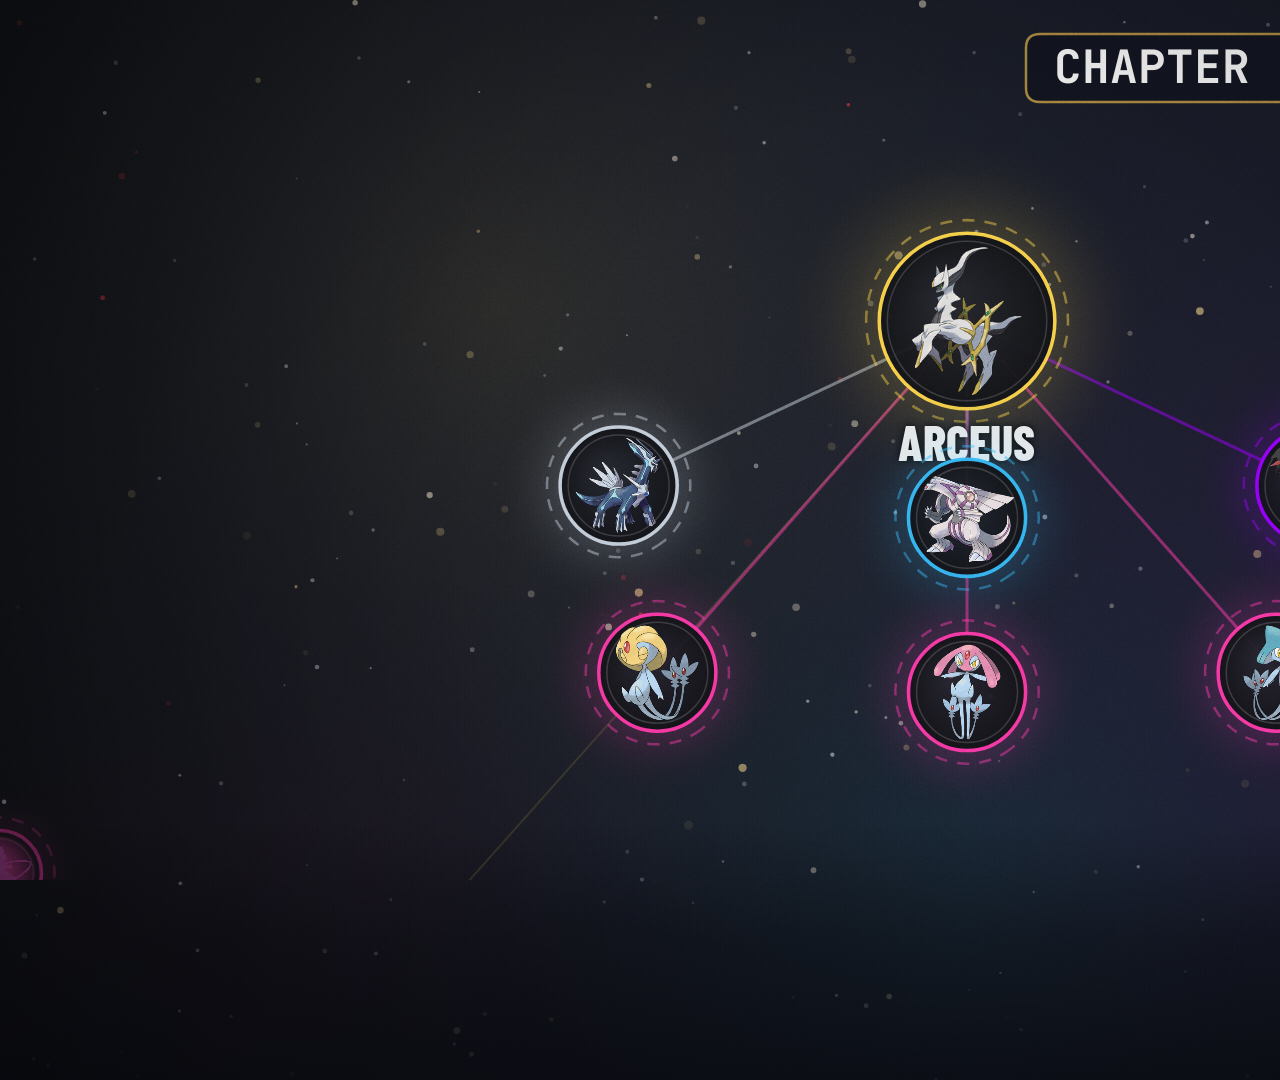
<file: segments/s2/index.html>
<!DOCTYPE html>
<html lang="en"><head><meta charset="UTF-8"/>
<link rel="stylesheet" href="assets/fonts/fonts.css"/>
<style>
*{margin:0;padding:0;box-sizing:border-box}
html,body{width:1920px;height:1080px;overflow:hidden;background:#0B0D14}
#root{position:relative;width:1920px;height:1080px;overflow:hidden;background:#0B0D14}
canvas{display:block}
.preload{position:absolute;left:-9999px;top:0;width:10px;height:10px;visibility:hidden}
</style></head>
<body>
<div id="root" data-composition-id="main" data-start="0" data-duration="160.92" data-width="1920" data-height="1080">
<canvas id="cv" width="1920" height="1080"></canvas>
<img class="preload" id="art201" src="assets/art/art_201_hero.png"/>
<img class="preload" id="art480" src="assets/art/art_480_hero.png"/>
<img class="preload" id="art481" src="assets/art/art_481_hero.png"/>
<img class="preload" id="art482" src="assets/art/art_482_hero.png"/>
<img class="preload" id="art483" src="assets/art/art_483_hero.png"/>
<img class="preload" id="art484" src="assets/art/art_484_hero.png"/>
<img class="preload" id="art487" src="assets/art/art_487_hero.png"/>
<img class="preload" id="art493" src="assets/art/art_493_hero.png"/>
<img class="preload" id="artsheet" src="assets/art/mapsheet.png"/>
</div>
<script src="assets/gsap.min.js"></script>
<script>
'use strict';
window.__DATA__ = {"seg": 2, "dur": 160.92, "intro": 3.2, "kick": "CHAPTER 1", "title": "THE ARCHITECTS", "beats": [{"kind": "mapbeat", "start": 3.2, "end": 8.7, "species": [], "variant": 0}, {"kind": "stage", "start": 8.7, "end": 16.7, "species": [{"name": "Arceus", "dex": 493, "t1": "Normal", "t2": null, "accent": "#FFD84D", "fact": "THE ORIGINAL ONE", "grade": null, "hero": true}], "variant": 2, "presil": true}, {"kind": "mapbeat", "start": 16.7, "end": 16.99, "species": [], "variant": 0}, {"kind": "stage", "start": 16.99, "end": 27.99, "species": [{"name": "Arceus", "dex": 493, "t1": "Normal", "t2": null, "accent": "#FFD84D", "fact": "THE ORIGINAL ONE", "grade": null, "hero": true}], "variant": 0}, {"kind": "stage", "start": 27.99, "end": 38.99, "species": [{"name": "Arceus", "dex": 493, "t1": "Normal", "t2": null, "accent": "#FFD84D", "fact": "THE ORIGINAL ONE", "grade": null, "hero": true}], "variant": 1}, {"kind": "stage", "start": 38.99, "end": 42.88, "species": [{"name": "Arceus", "dex": 493, "t1": "Normal", "t2": null, "accent": "#FFD84D", "fact": "THE ORIGINAL ONE", "grade": null, "hero": true}], "variant": 2}, {"kind": "stage", "start": 42.88, "end": 46.48, "species": [{"name": "Dialga", "dex": 483, "t1": "Steel", "t2": "Dragon", "accent": "#CBD5E1", "fact": "WHOSE HEARTBEAT IS TIME ITSELF", "grade": "CANON", "hero": false}], "variant": 0}, {"kind": "stage", "start": 46.48, "end": 50.04, "species": [{"name": "Palkia", "dex": 484, "t1": "Water", "t2": "Dragon", "accent": "#38BDF8", "fact": "HOLDS SPACE TOGETHER BY BREATHING", "grade": "CANON", "hero": false}], "variant": 0}, {"kind": "stage", "start": 50.04, "end": 61.04, "species": [{"name": "Giratina", "dex": 487, "t1": "Ghost", "t2": "Dragon", "accent": "#9D00FF", "fact": "MASTER OF ANTIMATTER", "grade": "CANON", "hero": false}], "variant": 0}, {"kind": "stage", "start": 61.04, "end": 67.65, "species": [{"name": "Giratina", "dex": 487, "t1": "Ghost", "t2": "Dragon", "accent": "#9D00FF", "fact": "MASTER OF ANTIMATTER", "grade": "CANON", "hero": false}], "variant": 1}, {"kind": "stage", "start": 67.65, "end": 78.65, "species": [{"name": "Uxie", "dex": 480, "t1": "Psychic", "t2": null, "accent": "#FF3CAC", "fact": "BROUGHT KNOWLEDGE", "grade": "CANON", "hero": false}, {"name": "Mesprit", "dex": 481, "t1": "Psychic", "t2": null, "accent": "#FF3CAC", "fact": "BROUGHT EMOTION", "grade": "CANON", "hero": false}, {"name": "Azelf", "dex": 482, "t1": "Psychic", "t2": null, "accent": "#FF3CAC", "fact": "BROUGHT WILLPOWER", "grade": "CANON", "hero": false}], "variant": 0}, {"kind": "stage", "start": 78.65, "end": 89.65, "species": [{"name": "Uxie", "dex": 480, "t1": "Psychic", "t2": null, "accent": "#FF3CAC", "fact": "BROUGHT KNOWLEDGE", "grade": "CANON", "hero": false}, {"name": "Mesprit", "dex": 481, "t1": "Psychic", "t2": null, "accent": "#FF3CAC", "fact": "BROUGHT EMOTION", "grade": "CANON", "hero": false}, {"name": "Azelf", "dex": 482, "t1": "Psychic", "t2": null, "accent": "#FF3CAC", "fact": "BROUGHT WILLPOWER", "grade": "CANON", "hero": false}], "variant": 1}, {"kind": "stage", "start": 89.65, "end": 100.65, "species": [{"name": "Uxie", "dex": 480, "t1": "Psychic", "t2": null, "accent": "#FF3CAC", "fact": "BROUGHT KNOWLEDGE", "grade": "CANON", "hero": false}, {"name": "Mesprit", "dex": 481, "t1": "Psychic", "t2": null, "accent": "#FF3CAC", "fact": "BROUGHT EMOTION", "grade": "CANON", "hero": false}, {"name": "Azelf", "dex": 482, "t1": "Psychic", "t2": null, "accent": "#FF3CAC", "fact": "BROUGHT WILLPOWER", "grade": "CANON", "hero": false}], "variant": 2}, {"kind": "stage", "start": 100.65, "end": 111.65, "species": [{"name": "Uxie", "dex": 480, "t1": "Psychic", "t2": null, "accent": "#FF3CAC", "fact": "BROUGHT KNOWLEDGE", "grade": "CANON", "hero": false}, {"name": "Mesprit", "dex": 481, "t1": "Psychic", "t2": null, "accent": "#FF3CAC", "fact": "BROUGHT EMOTION", "grade": "CANON", "hero": false}, {"name": "Azelf", "dex": 482, "t1": "Psychic", "t2": null, "accent": "#FF3CAC", "fact": "BROUGHT WILLPOWER", "grade": "CANON", "hero": false}], "variant": 0}, {"kind": "stage", "start": 111.65, "end": 122.65, "species": [{"name": "Uxie", "dex": 480, "t1": "Psychic", "t2": null, "accent": "#FF3CAC", "fact": "BROUGHT KNOWLEDGE", "grade": "CANON", "hero": false}, {"name": "Mesprit", "dex": 481, "t1": "Psychic", "t2": null, "accent": "#FF3CAC", "fact": "BROUGHT EMOTION", "grade": "CANON", "hero": false}, {"name": "Azelf", "dex": 482, "t1": "Psychic", "t2": null, "accent": "#FF3CAC", "fact": "BROUGHT WILLPOWER", "grade": "CANON", "hero": false}], "variant": 1}, {"kind": "stage", "start": 122.65, "end": 133.65, "species": [{"name": "Uxie", "dex": 480, "t1": "Psychic", "t2": null, "accent": "#FF3CAC", "fact": "BROUGHT KNOWLEDGE", "grade": "CANON", "hero": false}, {"name": "Mesprit", "dex": 481, "t1": "Psychic", "t2": null, "accent": "#FF3CAC", "fact": "BROUGHT EMOTION", "grade": "CANON", "hero": false}, {"name": "Azelf", "dex": 482, "t1": "Psychic", "t2": null, "accent": "#FF3CAC", "fact": "BROUGHT WILLPOWER", "grade": "CANON", "hero": false}], "variant": 2}, {"kind": "stage", "start": 133.65, "end": 144.65, "species": [{"name": "Uxie", "dex": 480, "t1": "Psychic", "t2": null, "accent": "#FF3CAC", "fact": "BROUGHT KNOWLEDGE", "grade": "CANON", "hero": false}, {"name": "Mesprit", "dex": 481, "t1": "Psychic", "t2": null, "accent": "#FF3CAC", "fact": "BROUGHT EMOTION", "grade": "CANON", "hero": false}, {"name": "Azelf", "dex": 482, "t1": "Psychic", "t2": null, "accent": "#FF3CAC", "fact": "BROUGHT WILLPOWER", "grade": "CANON", "hero": false}], "variant": 0}, {"kind": "stage", "start": 144.65, "end": 155.65, "species": [{"name": "Uxie", "dex": 480, "t1": "Psychic", "t2": null, "accent": "#FF3CAC", "fact": "BROUGHT KNOWLEDGE", "grade": "CANON", "hero": false}, {"name": "Mesprit", "dex": 481, "t1": "Psychic", "t2": null, "accent": "#FF3CAC", "fact": "BROUGHT EMOTION", "grade": "CANON", "hero": false}, {"name": "Azelf", "dex": 482, "t1": "Psychic", "t2": null, "accent": "#FF3CAC", "fact": "BROUGHT WILLPOWER", "grade": "CANON", "hero": false}], "variant": 1}, {"kind": "stage", "start": 155.65, "end": 160.92, "species": [{"name": "Uxie", "dex": 480, "t1": "Psychic", "t2": null, "accent": "#FF3CAC", "fact": "BROUGHT KNOWLEDGE", "grade": "CANON", "hero": false}, {"name": "Mesprit", "dex": 481, "t1": "Psychic", "t2": null, "accent": "#FF3CAC", "fact": "BROUGHT EMOTION", "grade": "CANON", "hero": false}, {"name": "Azelf", "dex": 482, "t1": "Psychic", "t2": null, "accent": "#FF3CAC", "fact": "BROUGHT WILLPOWER", "grade": "CANON", "hero": false}], "variant": 2}], "specials": [{"kind": "quote", "start": 31.38, "end": 37.98, "text": "It is told in mythology that this Pok\u00e9mon was born before the universe even existed.", "tag": "PEARL POK\u00c9DEX \u2014 ARCEUS"}, {"kind": "quote", "start": 97.17, "end": 102.97, "text": "It was banished for its violence.", "tag": "PLATINUM POK\u00c9DEX \u2014 GIRATINA"}, {"kind": "unown", "start": 101.33, "end": 114.33}], "mapNodes": [{"name": "Arceus", "dex": 493, "rect": [1840, 460], "x": 3200, "y": 345, "accent": "#FFD84D", "state": "new", "hero": true, "ord": 0, "label": true}, {"name": "Dialga", "dex": 483, "rect": [2530, 230], "x": 2660, "y": 600, "accent": "#CBD5E1", "state": "new", "hero": false, "ord": 1, "label": false}, {"name": "Palkia", "dex": 484, "rect": [2760, 230], "x": 3200, "y": 650, "accent": "#38BDF8", "state": "new", "hero": false, "ord": 2, "label": false}, {"name": "Giratina", "dex": 487, "rect": [460, 460], "x": 3740, "y": 600, "accent": "#9D00FF", "state": "new", "hero": false, "ord": 3, "label": false}, {"name": "Uxie", "dex": 480, "rect": [1840, 230], "x": 2720, "y": 890, "accent": "#FF3CAC", "state": "new", "hero": false, "ord": 4, "label": false}, {"name": "Mesprit", "dex": 481, "rect": [2070, 230], "x": 3200, "y": 920, "accent": "#FF3CAC", "state": "new", "hero": false, "ord": 5, "label": false}, {"name": "Azelf", "dex": 482, "rect": [2300, 230], "x": 3680, "y": 890, "accent": "#FF3CAC", "state": "new", "hero": false, "ord": 6, "label": false}, {"name": "Rayquaza", "dex": 384, "rect": [1150, 230], "x": 1000, "y": 740, "accent": "#818CF8", "state": "sil", "hero": true, "ord": 0, "label": false}, {"name": "Kyogre", "dex": 382, "rect": [690, 230], "x": 560, "y": 1080, "accent": "#38BDF8", "state": "sil", "hero": false, "ord": 0, "label": false}, {"name": "Groudon", "dex": 383, "rect": [920, 230], "x": 1440, "y": 1080, "accent": "#E2BF65", "state": "sil", "hero": false, "ord": 0, "label": false}, {"name": "Mew", "dex": 151, "rect": [920, 0], "x": 1700, "y": 1200, "accent": "#FF3CAC", "state": "sil", "hero": false, "ord": 0, "label": false}, {"name": "Regigigas", "dex": 486, "rect": [230, 460], "x": 5320, "y": 740, "accent": "#FFD84D", "state": "sil", "hero": true, "ord": 0, "label": false}, {"name": "Regirock", "dex": 377, "rect": [2530, 0], "x": 4600, "y": 1120, "accent": "#D6C48A", "state": "sil", "hero": false, "ord": 0, "label": false}, {"name": "Regice", "dex": 378, "rect": [2760, 0], "x": 4960, "y": 1200, "accent": "#7DEFF5", "state": "sil", "hero": false, "ord": 0, "label": false}, {"name": "Registeel", "dex": 379, "rect": [0, 230], "x": 5320, "y": 1240, "accent": "#CBD5E1", "state": "sil", "hero": false, "ord": 0, "label": false}, {"name": "Regieleki", "dex": 894, "rect": [2070, 1380], "x": 5680, "y": 1200, "accent": "#FFD84D", "state": "sil", "hero": false, "ord": 0, "label": false}, {"name": "Regidrago", "dex": 895, "rect": [2300, 1380], "x": 6040, "y": 1120, "accent": "#818CF8", "state": "sil", "hero": false, "ord": 0, "label": false}, {"name": "Articuno", "dex": 144, "rect": [0, 0], "x": 430, "y": 1620, "accent": "#7DEFF5", "state": "sil", "hero": false, "ord": 0, "label": false}, {"name": "Zapdos", "dex": 145, "rect": [230, 0], "x": 760, "y": 1560, "accent": "#FFD84D", "state": "sil", "hero": false, "ord": 0, "label": false}, {"name": "Moltres", "dex": 146, "rect": [460, 0], "x": 1090, "y": 1620, "accent": "#FF7A2A", "state": "sil", "hero": false, "ord": 0, "label": false}, {"name": "Ho-Oh", "dex": 250, "rect": [2070, 0], "x": 1980, "y": 1580, "accent": "#FF7A2A", "state": "sil", "hero": true, "ord": 0, "label": false}, {"name": "Lugia", "dex": 249, "rect": [1840, 0], "x": 2380, "y": 1660, "accent": "#FF3CAC", "state": "sil", "hero": false, "ord": 0, "label": false}, {"name": "Raikou", "dex": 243, "rect": [1150, 0], "x": 1620, "y": 1960, "accent": "#FFD84D", "state": "sil", "hero": false, "ord": 0, "label": false}, {"name": "Entei", "dex": 244, "rect": [1380, 0], "x": 1980, "y": 2020, "accent": "#FF7A2A", "state": "sil", "hero": false, "ord": 0, "label": false}, {"name": "Suicune", "dex": 245, "rect": [1610, 0], "x": 2340, "y": 1960, "accent": "#38BDF8", "state": "sil", "hero": false, "ord": 0, "label": false}, {"name": "Latias", "dex": 380, "rect": [230, 230], "x": 430, "y": 1980, "accent": "#818CF8", "state": "sil", "hero": false, "ord": 0, "label": false}, {"name": "Latios", "dex": 381, "rect": [460, 230], "x": 800, "y": 2040, "accent": "#818CF8", "state": "sil", "hero": false, "ord": 0, "label": false}, {"name": "Celebi", "dex": 251, "rect": [2300, 0], "x": 1250, "y": 1880, "accent": "#FF3CAC", "state": "sil", "hero": false, "ord": 0, "label": false}, {"name": "Jirachi", "dex": 385, "rect": [1380, 230], "x": 1250, "y": 2130, "accent": "#CBD5E1", "state": "sil", "hero": false, "ord": 0, "label": false}, {"name": "Heatran", "dex": 485, "rect": [0, 460], "x": 3820, "y": 1560, "accent": "#FF7A2A", "state": "sil", "hero": false, "ord": 0, "label": false}, {"name": "Cresselia", "dex": 488, "rect": [690, 460], "x": 4180, "y": 1560, "accent": "#FF3CAC", "state": "sil", "hero": false, "ord": 0, "label": false}, {"name": "Darkrai", "dex": 491, "rect": [1380, 460], "x": 4180, "y": 1800, "accent": "#94A3B8", "state": "sil", "hero": false, "ord": 0, "label": false}, {"name": "Shaymin", "dex": 492, "rect": [1610, 460], "x": 3820, "y": 1800, "accent": "#4ADE80", "state": "sil", "hero": false, "ord": 0, "label": false}, {"name": "Manaphy", "dex": 490, "rect": [1150, 460], "x": 3820, "y": 2040, "accent": "#38BDF8", "state": "sil", "hero": false, "ord": 0, "label": false}, {"name": "Phione", "dex": 489, "rect": [920, 460], "x": 4120, "y": 2100, "accent": "#38BDF8", "state": "sil", "hero": false, "ord": 0, "label": false}, {"name": "Reshiram", "dex": 643, "rect": [460, 690], "x": 4780, "y": 1720, "accent": "#818CF8", "state": "sil", "hero": true, "ord": 0, "label": false}, {"name": "Zekrom", "dex": 644, "rect": [690, 690], "x": 5320, "y": 1720, "accent": "#818CF8", "state": "sil", "hero": true, "ord": 0, "label": false}, {"name": "Kyurem", "dex": 646, "rect": [1150, 690], "x": 5050, "y": 1930, "accent": "#818CF8", "state": "sil", "hero": true, "ord": 0, "label": false}, {"name": "Victini", "dex": 494, "rect": [2070, 460], "x": 4550, "y": 1930, "accent": "#FF3CAC", "state": "sil", "hero": false, "ord": 0, "label": false}, {"name": "Tornadus", "dex": 641, "rect": [0, 690], "x": 5600, "y": 1560, "accent": "#A5B4FC", "state": "sil", "hero": false, "ord": 0, "label": false}, {"name": "Thundurus", "dex": 642, "rect": [230, 690], "x": 5900, "y": 1560, "accent": "#FFD84D", "state": "sil", "hero": false, "ord": 0, "label": false}, {"name": "Landorus", "dex": 645, "rect": [920, 690], "x": 5750, "y": 1780, "accent": "#E2BF65", "state": "sil", "hero": false, "ord": 0, "label": false}, {"name": "Enamorus", "dex": 905, "rect": [230, 1610], "x": 6050, "y": 1780, "accent": "#F9A8D4", "state": "sil", "hero": false, "ord": 0, "label": false}, {"name": "Cobalion", "dex": 638, "rect": [2300, 460], "x": 4380, "y": 2130, "accent": "#CBD5E1", "state": "sil", "hero": false, "ord": 0, "label": false}, {"name": "Terrakion", "dex": 639, "rect": [2530, 460], "x": 4720, "y": 2170, "accent": "#D6C48A", "state": "sil", "hero": false, "ord": 0, "label": false}, {"name": "Virizion", "dex": 640, "rect": [2760, 460], "x": 5060, "y": 2130, "accent": "#4ADE80", "state": "sil", "hero": false, "ord": 0, "label": false}, {"name": "Keldeo", "dex": 647, "rect": [1380, 690], "x": 5380, "y": 2170, "accent": "#38BDF8", "state": "sil", "hero": false, "ord": 0, "label": false}, {"name": "Xerneas", "dex": 716, "rect": [2070, 690], "x": 5660, "y": 2040, "accent": "#F9A8D4", "state": "sil", "hero": false, "ord": 0, "label": false}, {"name": "Yveltal", "dex": 717, "rect": [2300, 690], "x": 5960, "y": 2040, "accent": "#94A3B8", "state": "sil", "hero": false, "ord": 0, "label": false}, {"name": "Zygarde", "dex": 718, "rect": [2530, 690], "x": 5810, "y": 2180, "accent": "#818CF8", "state": "sil", "hero": false, "ord": 0, "label": false}, {"name": "Mewtwo", "dex": 150, "rect": [690, 0], "x": 500, "y": 2480, "accent": "#FF3CAC", "state": "sil", "hero": true, "ord": 0, "label": false}, {"name": "Genesect", "dex": 649, "rect": [1840, 690], "x": 900, "y": 2440, "accent": "#A3E635", "state": "sil", "hero": false, "ord": 0, "label": false}, {"name": "Type: Null", "dex": 772, "rect": [460, 920], "x": 1300, "y": 2480, "accent": "#FFD84D", "state": "sil", "hero": false, "ord": 0, "label": false}, {"name": "Silvally", "dex": 773, "rect": [690, 920], "x": 1300, "y": 2680, "accent": "#FFD84D", "state": "sil", "hero": false, "ord": 0, "label": false}, {"name": "Magearna", "dex": 801, "rect": [1610, 1150], "x": 880, "y": 2680, "accent": "#CBD5E1", "state": "sil", "hero": false, "ord": 0, "label": false}, {"name": "Diancie", "dex": 719, "rect": [2760, 690], "x": 500, "y": 2740, "accent": "#D6C48A", "state": "sil", "hero": false, "ord": 0, "label": false}, {"name": "Kubfu", "dex": 891, "rect": [1380, 1380], "x": 1750, "y": 2440, "accent": "#FF3B5C", "state": "sil", "hero": false, "ord": 0, "label": false}, {"name": "Urshifu", "dex": 892, "rect": [1610, 1380], "x": 1750, "y": 2660, "accent": "#FF3B5C", "state": "sil", "hero": false, "ord": 0, "label": false}, {"name": "Pecharunt", "dex": 1025, "rect": [1610, 2070], "x": 2350, "y": 2420, "accent": "#C084FC", "state": "sil", "hero": true, "ord": 0, "label": false}, {"name": "Ogerpon", "dex": 1017, "rect": [230, 2070], "x": 2780, "y": 2420, "accent": "#4ADE80", "state": "sil", "hero": true, "ord": 0, "label": false}, {"name": "Okidogi", "dex": 1014, "rect": [2530, 1840], "x": 2200, "y": 2640, "accent": "#C084FC", "state": "sil", "hero": false, "ord": 0, "label": false}, {"name": "Munkidori", "dex": 1015, "rect": [2760, 1840], "x": 2480, "y": 2680, "accent": "#C084FC", "state": "sil", "hero": false, "ord": 0, "label": false}, {"name": "Fezandipiti", "dex": 1016, "rect": [0, 2070], "x": 2760, "y": 2640, "accent": "#C084FC", "state": "sil", "hero": false, "ord": 0, "label": false}, {"name": "Volcanion", "dex": 721, "rect": [230, 920], "x": 330, "y": 2860, "accent": "#FF7A2A", "state": "sil", "hero": false, "ord": 0, "label": false}, {"name": "Hoopa", "dex": 720, "rect": [0, 920], "x": 680, "y": 2900, "accent": "#FF3CAC", "state": "sil", "hero": false, "ord": 0, "label": false}, {"name": "Marshadow", "dex": 802, "rect": [1840, 1150], "x": 1010, "y": 2890, "accent": "#FF3B5C", "state": "sil", "hero": false, "ord": 0, "label": false}, {"name": "Zeraora", "dex": 807, "rect": [0, 1380], "x": 1260, "y": 2900, "accent": "#FFD84D", "state": "sil", "hero": false, "ord": 0, "label": false}, {"name": "Meloetta", "dex": 648, "rect": [1610, 690], "x": 1570, "y": 2860, "accent": "#FFD84D", "state": "sil", "hero": false, "ord": 0, "label": false}, {"name": "Meltan", "dex": 808, "rect": [230, 1380], "x": 1880, "y": 2900, "accent": "#CBD5E1", "state": "sil", "hero": false, "ord": 0, "label": false}, {"name": "Melmetal", "dex": 809, "rect": [460, 1380], "x": 2190, "y": 2860, "accent": "#CBD5E1", "state": "sil", "hero": false, "ord": 0, "label": false}, {"name": "Zarude", "dex": 893, "rect": [1840, 1380], "x": 2500, "y": 2900, "accent": "#94A3B8", "state": "sil", "hero": false, "ord": 0, "label": false}, {"name": "Deoxys", "dex": 386, "rect": [1610, 230], "x": 3650, "y": 2440, "accent": "#FF3CAC", "state": "sil", "hero": false, "ord": 0, "label": false}, {"name": "Eternatus", "dex": 890, "rect": [1150, 1380], "x": 4450, "y": 2460, "accent": "#C084FC", "state": "sil", "hero": true, "ord": 0, "label": false}, {"name": "Zacian", "dex": 888, "rect": [690, 1380], "x": 3900, "y": 2600, "accent": "#F9A8D4", "state": "sil", "hero": false, "ord": 0, "label": false}, {"name": "Zamazenta", "dex": 889, "rect": [920, 1380], "x": 4280, "y": 2760, "accent": "#FF3B5C", "state": "sil", "hero": false, "ord": 0, "label": false}, {"name": "Calyrex", "dex": 898, "rect": [0, 1610], "x": 4900, "y": 2440, "accent": "#FF3CAC", "state": "sil", "hero": false, "ord": 0, "label": false}, {"name": "Glastrier", "dex": 896, "rect": [2530, 1380], "x": 4780, "y": 2660, "accent": "#7DEFF5", "state": "sil", "hero": false, "ord": 0, "label": false}, {"name": "Spectrier", "dex": 897, "rect": [2760, 1380], "x": 5080, "y": 2660, "accent": "#9D00FF", "state": "sil", "hero": false, "ord": 0, "label": false}, {"name": "Tapu Koko", "dex": 785, "rect": [920, 920], "x": 5300, "y": 2400, "accent": "#FFD84D", "state": "sil", "hero": false, "ord": 0, "label": false}, {"name": "Tapu Lele", "dex": 786, "rect": [1150, 920], "x": 5560, "y": 2440, "accent": "#FF3CAC", "state": "sil", "hero": false, "ord": 0, "label": false}, {"name": "Tapu Bulu", "dex": 787, "rect": [1380, 920], "x": 5820, "y": 2400, "accent": "#4ADE80", "state": "sil", "hero": false, "ord": 0, "label": false}, {"name": "Tapu Fini", "dex": 788, "rect": [1610, 920], "x": 6080, "y": 2440, "accent": "#38BDF8", "state": "sil", "hero": false, "ord": 0, "label": false}, {"name": "Necrozma", "dex": 800, "rect": [1380, 1150], "x": 5640, "y": 2560, "accent": "#FF3CAC", "state": "sil", "hero": true, "ord": 0, "label": false}, {"name": "Cosmog", "dex": 789, "rect": [1840, 920], "x": 5200, "y": 2760, "accent": "#FF3CAC", "state": "sil", "hero": false, "ord": 0, "label": false}, {"name": "Cosmoem", "dex": 790, "rect": [2070, 920], "x": 5460, "y": 2800, "accent": "#FF3CAC", "state": "sil", "hero": false, "ord": 0, "label": false}, {"name": "Solgaleo", "dex": 791, "rect": [2300, 920], "x": 5760, "y": 2740, "accent": "#FF3CAC", "state": "sil", "hero": false, "ord": 0, "label": false}, {"name": "Lunala", "dex": 792, "rect": [2530, 920], "x": 6080, "y": 2780, "accent": "#FF3CAC", "state": "sil", "hero": false, "ord": 0, "label": false}, {"name": "Nihilego", "dex": 793, "rect": [2760, 920], "x": 3520, "y": 2900, "accent": "#D6C48A", "state": "sil", "hero": false, "ord": 0, "label": false}, {"name": "Buzzwole", "dex": 794, "rect": [0, 1150], "x": 3772, "y": 2900, "accent": "#A3E635", "state": "sil", "hero": false, "ord": 0, "label": false}, {"name": "Pheromosa", "dex": 795, "rect": [230, 1150], "x": 4024, "y": 2900, "accent": "#A3E635", "state": "sil", "hero": false, "ord": 0, "label": false}, {"name": "Xurkitree", "dex": 796, "rect": [460, 1150], "x": 4276, "y": 2900, "accent": "#FFD84D", "state": "sil", "hero": false, "ord": 0, "label": false}, {"name": "Celesteela", "dex": 797, "rect": [690, 1150], "x": 4528, "y": 2900, "accent": "#CBD5E1", "state": "sil", "hero": false, "ord": 0, "label": false}, {"name": "Kartana", "dex": 798, "rect": [920, 1150], "x": 4780, "y": 2900, "accent": "#4ADE80", "state": "sil", "hero": false, "ord": 0, "label": false}, {"name": "Guzzlord", "dex": 799, "rect": [1150, 1150], "x": 5032, "y": 2900, "accent": "#94A3B8", "state": "sil", "hero": false, "ord": 0, "label": false}, {"name": "Poipole", "dex": 803, "rect": [2070, 1150], "x": 5284, "y": 2900, "accent": "#C084FC", "state": "sil", "hero": false, "ord": 0, "label": false}, {"name": "Naganadel", "dex": 804, "rect": [2300, 1150], "x": 5536, "y": 2900, "accent": "#C084FC", "state": "sil", "hero": false, "ord": 0, "label": false}, {"name": "Stakataka", "dex": 805, "rect": [2530, 1150], "x": 5788, "y": 2900, "accent": "#D6C48A", "state": "sil", "hero": false, "ord": 0, "label": false}, {"name": "Blacephalon", "dex": 806, "rect": [2760, 1150], "x": 6040, "y": 2900, "accent": "#FF7A2A", "state": "sil", "hero": false, "ord": 0, "label": false}, {"name": "Wo-Chien", "dex": 1001, "rect": [230, 1840], "x": 400, "y": 3180, "accent": "#94A3B8", "state": "sil", "hero": false, "ord": 0, "label": false}, {"name": "Chien-Pao", "dex": 1002, "rect": [460, 1840], "x": 720, "y": 3180, "accent": "#94A3B8", "state": "sil", "hero": false, "ord": 0, "label": false}, {"name": "Ting-Lu", "dex": 1003, "rect": [690, 1840], "x": 400, "y": 3400, "accent": "#94A3B8", "state": "sil", "hero": false, "ord": 0, "label": false}, {"name": "Chi-Yu", "dex": 1004, "rect": [920, 1840], "x": 720, "y": 3400, "accent": "#94A3B8", "state": "sil", "hero": false, "ord": 0, "label": false}, {"name": "Great Tusk", "dex": 984, "rect": [460, 1610], "x": 1180, "y": 3180, "accent": "#E2BF65", "state": "sil", "hero": false, "ord": 0, "label": false}, {"name": "Scream Tail", "dex": 985, "rect": [690, 1610], "x": 1480, "y": 3180, "accent": "#F9A8D4", "state": "sil", "hero": false, "ord": 0, "label": false}, {"name": "Brute Bonnet", "dex": 986, "rect": [920, 1610], "x": 1780, "y": 3180, "accent": "#4ADE80", "state": "sil", "hero": false, "ord": 0, "label": false}, {"name": "Flutter Mane", "dex": 987, "rect": [1150, 1610], "x": 2080, "y": 3180, "accent": "#9D00FF", "state": "sil", "hero": false, "ord": 0, "label": false}, {"name": "Slither Wing", "dex": 988, "rect": [1380, 1610], "x": 2380, "y": 3180, "accent": "#A3E635", "state": "sil", "hero": false, "ord": 0, "label": false}, {"name": "Sandy Shocks", "dex": 989, "rect": [1610, 1610], "x": 2680, "y": 3180, "accent": "#FFD84D", "state": "sil", "hero": false, "ord": 0, "label": false}, {"name": "Roaring Moon", "dex": 1005, "rect": [1150, 1840], "x": 1330, "y": 3370, "accent": "#818CF8", "state": "sil", "hero": false, "ord": 0, "label": false}, {"name": "Walking Wake", "dex": 1009, "rect": [2070, 1840], "x": 1630, "y": 3370, "accent": "#38BDF8", "state": "sil", "hero": false, "ord": 0, "label": false}, {"name": "Gouging Fire", "dex": 1023, "rect": [1150, 2070], "x": 1930, "y": 3370, "accent": "#FF7A2A", "state": "sil", "hero": false, "ord": 0, "label": false}, {"name": "Raging Bolt", "dex": 1022, "rect": [920, 2070], "x": 2230, "y": 3370, "accent": "#FFD84D", "state": "sil", "hero": false, "ord": 0, "label": false}, {"name": "Koraidon", "dex": 1007, "rect": [1610, 1840], "x": 2530, "y": 3370, "accent": "#FF3B5C", "state": "sil", "hero": true, "ord": 0, "label": false}, {"name": "Iron Treads", "dex": 990, "rect": [1840, 1610], "x": 3720, "y": 3180, "accent": "#E2BF65", "state": "sil", "hero": false, "ord": 0, "label": false}, {"name": "Iron Bundle", "dex": 991, "rect": [2070, 1610], "x": 4020, "y": 3180, "accent": "#7DEFF5", "state": "sil", "hero": false, "ord": 0, "label": false}, {"name": "Iron Hands", "dex": 992, "rect": [2300, 1610], "x": 4320, "y": 3180, "accent": "#FF3B5C", "state": "sil", "hero": false, "ord": 0, "label": false}, {"name": "Iron Jugulis", "dex": 993, "rect": [2530, 1610], "x": 4620, "y": 3180, "accent": "#94A3B8", "state": "sil", "hero": false, "ord": 0, "label": false}, {"name": "Iron Moth", "dex": 994, "rect": [2760, 1610], "x": 4920, "y": 3180, "accent": "#FF7A2A", "state": "sil", "hero": false, "ord": 0, "label": false}, {"name": "Iron Thorns", "dex": 995, "rect": [0, 1840], "x": 5220, "y": 3180, "accent": "#D6C48A", "state": "sil", "hero": false, "ord": 0, "label": false}, {"name": "Iron Valiant", "dex": 1006, "rect": [1380, 1840], "x": 3870, "y": 3370, "accent": "#F9A8D4", "state": "sil", "hero": false, "ord": 0, "label": false}, {"name": "Iron Leaves", "dex": 1010, "rect": [2300, 1840], "x": 4170, "y": 3370, "accent": "#4ADE80", "state": "sil", "hero": false, "ord": 0, "label": false}, {"name": "Iron Boulder", "dex": 1020, "rect": [460, 2070], "x": 4470, "y": 3370, "accent": "#D6C48A", "state": "sil", "hero": false, "ord": 0, "label": false}, {"name": "Iron Crown", "dex": 1021, "rect": [690, 2070], "x": 4770, "y": 3370, "accent": "#CBD5E1", "state": "sil", "hero": false, "ord": 0, "label": false}, {"name": "Miraidon", "dex": 1008, "rect": [1840, 1840], "x": 5070, "y": 3370, "accent": "#FFD84D", "state": "sil", "hero": true, "ord": 0, "label": false}, {"name": "Terapagos", "dex": 1024, "rect": [1380, 2070], "x": 3200, "y": 3420, "accent": "#FFD84D", "state": "sil", "hero": true, "ord": 0, "label": false}], "mapEdges": [{"a": 0, "b": 1, "style": "solid"}, {"a": 0, "b": 2, "style": "solid"}, {"a": 0, "b": 3, "style": "solid"}, {"a": 0, "b": 4, "style": "solid"}, {"a": 0, "b": 5, "style": "solid"}, {"a": 0, "b": 6, "style": "solid"}, {"a": 7, "b": 9, "style": "solid"}, {"a": 7, "b": 8, "style": "solid"}, {"a": 11, "b": 12, "style": "solid"}, {"a": 11, "b": 13, "style": "solid"}, {"a": 11, "b": 14, "style": "solid"}, {"a": 11, "b": 15, "style": "solid"}, {"a": 11, "b": 16, "style": "solid"}, {"a": 20, "b": 22, "style": "solid"}, {"a": 20, "b": 23, "style": "solid"}, {"a": 20, "b": 24, "style": "solid"}, {"a": 21, "b": 17, "style": "dashed"}, {"a": 21, "b": 18, "style": "dashed"}, {"a": 21, "b": 19, "style": "dashed"}, {"a": 25, "b": 26, "style": "dashed"}, {"a": 33, "b": 34, "style": "solid"}, {"a": 30, "b": 31, "style": "solid"}, {"a": 41, "b": 39, "style": "dashed"}, {"a": 41, "b": 40, "style": "dashed"}, {"a": 41, "b": 42, "style": "solid"}, {"a": 43, "b": 44, "style": "solid"}, {"a": 43, "b": 45, "style": "solid"}, {"a": 43, "b": 46, "style": "solid"}, {"a": 49, "b": 47, "style": "solid"}, {"a": 49, "b": 48, "style": "solid"}, {"a": 10, "b": 50, "style": "callback"}, {"a": 52, "b": 53, "style": "solid"}, {"a": 56, "b": 57, "style": "solid"}, {"a": 68, "b": 69, "style": "solid"}, {"a": 58, "b": 60, "style": "chain"}, {"a": 58, "b": 61, "style": "chain"}, {"a": 58, "b": 62, "style": "chain"}, {"a": 58, "b": 59, "style": "truth"}, {"a": 0, "b": 52, "style": "callback"}, {"a": 83, "b": 84, "style": "solid"}, {"a": 84, "b": 85, "style": "solid"}, {"a": 84, "b": 86, "style": "solid"}, {"a": 82, "b": 85, "style": "chain"}, {"a": 82, "b": 86, "style": "chain"}, {"a": 78, "b": 85, "style": "dashed"}, {"a": 78, "b": 86, "style": "dashed"}, {"a": 72, "b": 73, "style": "clash"}, {"a": 72, "b": 74, "style": "clash"}, {"a": 73, "b": 74, "style": "dashed"}, {"a": 75, "b": 76, "style": "solid"}, {"a": 75, "b": 77, "style": "solid"}, {"a": 94, "b": 95, "style": "solid"}, {"a": 124, "b": 112, "style": "dashed"}, {"a": 124, "b": 123, "style": "dashed"}, {"a": 24, "b": 109, "style": "echo"}, {"a": 23, "b": 110, "style": "echo"}, {"a": 22, "b": 111, "style": "echo"}, {"a": 43, "b": 122, "style": "echo"}, {"a": 44, "b": 121, "style": "echo"}, {"a": 45, "b": 120, "style": "echo"}], "mapFit": {"s": 0.6393, "ox": -1085.7, "oy": 95.7, "r": 58}, "mapNewCount": 7, "counter": [{"t": 0, "n": 0}, {"t": 17.34, "n": 1}, {"t": 43.23, "n": 2}, {"t": 46.83, "n": 3}, {"t": 50.39, "n": 4}, {"t": 68.0, "n": 5}, {"t": 68.0, "n": 6}, {"t": 68.0, "n": 7}], "imgs": ["201", "480", "481", "482", "483", "484", "487", "493", "sheet"]};
const W = 1920, H = 1080, DUR = 160.92;
const cv = document.getElementById('cv');
const ctx = cv.getContext('2d');
const SILCACHE = {};
function silCanvas(key, fill){
  const img = IMG[key];
  if(!img || !img.complete || !img.naturalWidth) return null;
  const ck = key + '|' + fill;
  if(SILCACHE[ck]) return SILCACHE[ck];
  const cv2 = document.createElement('canvas');
  cv2.width = img.naturalWidth; cv2.height = img.naturalHeight;
  const g = cv2.getContext('2d');
  g.drawImage(img, 0, 0);
  g.globalCompositeOperation = 'source-in';
  if(fill === 'slate'){
    const gr = g.createLinearGradient(0, 0, 0, cv2.height);
    gr.addColorStop(0, '#2E3A58'); gr.addColorStop(1, '#1B2338');
    g.fillStyle = gr;
  } else g.fillStyle = fill;
  g.fillRect(0, 0, cv2.width, cv2.height);
  SILCACHE[ck] = cv2;
  return cv2;
}
/* Blacked-out mystery shape: accent rim-glow halo + lifted slate body. */
function drawSilhouette(c, key, cx, cy, size, accent, alpha=1){
  const sil = silCanvas(key, 'slate'), rim = silCanvas(key, accent);
  if(!sil || !rim) return;
  c.save(); c.globalAlpha *= alpha;
  c.save();
  c.shadowColor = accent; c.shadowBlur = 30;
  c.drawImage(rim, cx - size/2, cy - size/2, size, size);
  c.drawImage(rim, cx - size/2, cy - size/2, size, size);
  c.restore();
  c.drawImage(sil, cx - size/2, cy - size/2, size, size);
  c.restore();
}
const PAL = {
  plate:'#17181D', offWhite:'#EDEDED', silver:'#B4BCC6',
  gold:'#E6B84C', goldBright:'#F4D58D', goldSpec:'#FFD000',
  cyan:'#4BC8E8', cyanSpec:'#38BDF8', magenta:'#E0569B', crimson:'#E53946',
  crimsonSpec:'#FF3B5C', violet:'#7E3AF2',
  goldVivid:'#FFD84D', goldHot:'#FFF3B0', cyanVivid:'#00E5FF', blueDeep:'#3B82F6',
  magentaVivid:'#FF3CAC', magentaDeep:'#D946EF', crimsonVivid:'#FF1E56',
  ultraViolet:'#9D00FF', slateSil:'#26304A',
  badges:{
    normal:{bg:'#D4D2C5',fg:'#121212',border:'#EAE8DC'},
    steel:{bg:'#B8C2CC',fg:'#121212',border:'#D7E0E8'},
    dragon:{bg:'#4F3A9E',fg:'#EDEDED',border:'#7560C4'},
    water:{bg:'#2B6CB0',fg:'#EDEDED',border:'#4E8FD4'},
    ghost:{bg:'#533A7B',fg:'#EDEDED',border:'#7B5DA8'},
    canon:{bg:'#2C1B12',fg:'#E6B84C',border:'#E6B84C'},
    implied:{bg:'#23262D',fg:'#EDEDED',border:'#B4BCC6'},
    theory:{bg:'#1D1430',fg:'#C4A6F5',border:'#7E3AF2'}
  }
};
const clamp=(v,a=0,b=1)=>Math.max(a,Math.min(b,v));
const lerp=(a,b,t)=>a+(b-a)*t;
const norm=(t,s,e)=>clamp((t-s)/(e-s),0,1);
const easeOutCubic=x=>1-Math.pow(1-x,3);
const easeInOutCubic=x=>(x<0.5?4*x*x*x:1-Math.pow(-2*x+2,3)/2);
const easeOutQuart=x=>1-Math.pow(1-x,4);
const easeOutExpo=x=>(x===1?1:1-Math.pow(2,-10*x));
function cubicBezierPoint(p0,p1,p2,p3,t){
  const u=1-t,tt=t*t,uu=u*u,uuu=uu*u,ttt=tt*t;
  return {x:uuu*p0.x+3*uu*t*p1.x+3*u*tt*p2.x+ttt*p3.x,
          y:uuu*p0.y+3*uu*t*p1.y+3*u*tt*p2.y+ttt*p3.y};
}
function createSeededRandom(seed){let s=seed>>>0;return()=>{s=(s*1664525+1013904223)>>>0;return s/4294967296;};}
function hexA(hex,a){
  const r=parseInt(hex.slice(1,3),16),g=parseInt(hex.slice(3,5),16),b=parseInt(hex.slice(5,7),16);
  return `rgba(${r},${g},${b},${a})`;
}
function textW(c,txt,font){ c.font=font; return c.measureText(txt).width; }

/* ---- deterministic particle fields ---- */
const rand = createSeededRandom(40125);
const starsFar = Array.from({length:150},()=>({
  x:rand()*W, y:rand()*H, r:0.8+rand()*1.7, phase:rand()*Math.PI*2, tw:0.5+rand()*1.6
}));
const starsNear = Array.from({length:60},()=>({
  x:rand()*W, y:rand()*H, r:1.6+rand()*2.2, speed:9+rand()*13, phase:rand()*Math.PI*2
}));
const embers = Array.from({length:85},(_,i)=>({
  x:rand()*W, y:rand()*H, radius:1.4+rand()*3.2, speedY:10+rand()*24,
  driftX:(rand()-0.5)*18, phase:rand()*Math.PI*2, alpha:0.16+rand()*0.48,
  isCrimson:i%4===0
}));
const shards = Array.from({length:30},(_,i)=>{
  const angle=(i/22)*Math.PI*2+(rand()-0.5)*0.35;
  return { baseX:1300+Math.cos(angle)*(250+rand()*320), baseY:560+Math.sin(angle)*(110+rand()*130),
    size:16+rand()*36, rot:rand()*Math.PI*2, rotSpeed:(rand()-0.5)*0.55,
    bobAmp:8+rand()*15, phase:rand()*Math.PI*2, sides:3+Math.floor(rand()*3),
    near:i%2===0, rimColor:i%2===0?PAL.crimson:PAL.violet };
});
const eggMotes = Array.from({length:36},(_,i)=>({
  ang:rand()*Math.PI*2, rad:150+rand()*130, speed:(0.25+rand()*0.5)*(i%2?1:-1),
  size:1.6+rand()*2.6, phase:rand()*Math.PI*2
}));
/* film grain: 4 seeded noise tiles, cycled by frame index (deterministic) */
const grainTiles=[], grainPats=[];
(function(){
  const gr=createSeededRandom(777);
  for(let k=0;k<4;k++){
    const tc=document.createElement('canvas'); tc.width=tc.height=256;
    const tg=tc.getContext('2d'); const id=tg.createImageData(256,256);
    for(let i=0;i<id.data.length;i+=4){
      const v=Math.floor(gr()*255);
      id.data[i]=id.data[i+1]=id.data[i+2]=v; id.data[i+3]=255;
    }
    tg.putImageData(id,0,0);
    grainTiles.push(tc); grainPats.push(ctx.createPattern(tc,'repeat'));
  }
})();
/* nebula haze blobs (organic depth, slow parallax drift) */
const nebula=[
  {x:480,y:280,r:720,color:'#FFD84D',a:0.085,ph:0.0,sp:0.11,dx:46,dy:26},
  {x:1500,y:720,r:820,color:'#9D00FF',a:0.095,ph:2.1,sp:0.08,dx:38,dy:30},
  {x:1020,y:920,r:640,color:'#00E5FF',a:0.062,ph:4.2,sp:0.13,dx:52,dy:20},
  {x:300,y:980,r:520,color:'#FF1E56',a:0.050,ph:1.2,sp:0.09,dx:30,dy:22}
];

/* ---- drawing primitives ---- */
function drawRoundedRect(c,x,y,w,h,r){
  const radius=Math.min(r,w/2,h/2);
  c.beginPath();
  c.moveTo(x+radius,y); c.lineTo(x+w-radius,y); c.quadraticCurveTo(x+w,y,x+w,y+radius);
  c.lineTo(x+w,y+h-radius); c.quadraticCurveTo(x+w,y+h,x+w-radius,y+h);
  c.lineTo(x+radius,y+h); c.quadraticCurveTo(x,y+h,x,y+h-radius);
  c.lineTo(x,y+radius); c.quadraticCurveTo(x,y,x+radius,y); c.closePath();
}
/* Type/verification pill — 46px JetBrains Mono (cap height ~33.5px), height 68. Returns width. */
const BADGE_FONT='700 46px "JetBrains Mono", monospace';
function badgeWidth(c,text){ return Math.ceil(textW(c,text,BADGE_FONT)+52); }
function drawTypeBadge(c,text,x,y,styleObj,align='left'){
  c.save();
  c.font=BADGE_FONT;
  const pillW=badgeWidth(c,text), pillH=68;
  const drawX=align==='center'?x-pillW/2:align==='right'?x-pillW:x;
  drawRoundedRect(c,drawX,y,pillW,pillH,14);
  c.fillStyle=styleObj.bg; c.fill();
  c.lineWidth=2.5; c.strokeStyle=styleObj.border; c.stroke();
  c.fillStyle=styleObj.fg; c.textAlign='center'; c.textBaseline='middle';
  c.fillText(text,drawX+pillW/2,y+pillH/2+2);
  c.restore();
  return pillW;
}
/* Obsidian glass editorial card. jagged=true swaps the accent bar for a torn strip. */
function drawEditorialCard(c,x,y,w,h,accentColor,alpha=1,jagged=false){
  c.save(); c.globalAlpha*=alpha;
  c.shadowColor='rgba(0,0,0,0.72)'; c.shadowBlur=32; c.shadowOffsetY=12;
  drawRoundedRect(c,x,y,w,h,16);
  const grad=c.createLinearGradient(x,y,x+w,y+h);
  grad.addColorStop(0,'#1B1D23'); grad.addColorStop(1,'#131418');
  c.fillStyle=grad; c.fill();
  c.shadowColor='transparent'; c.shadowBlur=0; c.shadowOffsetY=0;
  /* luminous accent border + inner specular rim (v2.2 premium frame) */
  c.lineWidth=2.5; c.strokeStyle=hexA(accentColor,0.62); c.stroke();
  drawRoundedRect(c,x+4,y+4,w-8,h-8,13);
  c.lineWidth=1.5; c.strokeStyle='rgba(255,255,255,0.09)'; c.stroke();
  const specG=c.createLinearGradient(x,y,x+w,y);
  specG.addColorStop(0,'rgba(255,255,255,0)');
  specG.addColorStop(0.5,'rgba(255,255,255,0.20)');
  specG.addColorStop(1,'rgba(255,255,255,0)');
  c.fillStyle=specG; c.fillRect(x+18,y+1.5,w-36,2);
  if(jagged){
    c.beginPath();
    const seg=7, x0=x, wBar=8;
    c.moveTo(x0+2,y+16);
    for(let i=1;i<=seg;i++){
      const yy=y+16+(h-32)*i/seg;
      c.lineTo(x0+2+(i%2?wBar:2),yy);
    }
    c.lineTo(x0+2,y+h-16); c.closePath();
    c.fillStyle=accentColor; c.fill();
  } else {
    drawRoundedRect(c,x,y+14,7,h-28,4); c.fillStyle=accentColor; c.fill();
  }
  c.restore();
}
function drawMedallionBase(c,cx,cy,r,accentColor,t,alpha=1){
  c.save(); c.globalAlpha*=alpha;
  const aura=c.createRadialGradient(cx,cy,r*0.25,cx,cy,r*2.15);
  aura.addColorStop(0,hexA(accentColor,0.33)); aura.addColorStop(0.55,hexA(accentColor,0.09));
  aura.addColorStop(1,'rgba(11,13,18,0)');
  c.fillStyle=aura; c.beginPath(); c.arc(cx,cy,r*2.15,0,Math.PI*2); c.fill();
  c.save(); c.translate(cx,cy); c.rotate(t*0.25);
  c.strokeStyle=hexA(accentColor,0.47); c.lineWidth=2.5; c.setLineDash([12,10]);
  c.beginPath(); c.arc(0,0,r+13,0,Math.PI*2); c.stroke(); c.setLineDash([]); c.restore();
  const coreGrad=c.createRadialGradient(cx-r*0.25,cy-r*0.25,r*0.1,cx,cy,r);
  coreGrad.addColorStop(0,'#23252E'); coreGrad.addColorStop(1,'#121317');
  c.fillStyle=coreGrad; c.beginPath(); c.arc(cx,cy,r,0,Math.PI*2); c.fill();
  c.lineWidth=3.5; c.strokeStyle=accentColor; c.stroke();
  c.lineWidth=1.5; c.strokeStyle='rgba(237,237,237,0.18)';
  c.beginPath(); c.arc(cx,cy,r-8,0,Math.PI*2); c.stroke();
  c.restore();
}
function drawNodeArt(c,img,cx,cy,r,alpha=1,dim=0){
  c.save(); c.globalAlpha*=alpha;
  c.beginPath(); c.arc(cx,cy,r-6,0,Math.PI*2); c.clip();
  const s=(r-6)*2;
  c.drawImage(img,cx-s/2,cy-s/2,s,s);
  if(dim>0){ c.fillStyle=`rgba(8,9,13,${dim})`; c.fillRect(cx-r,cy-r,r*2,r*2); }
  c.restore();
}
/* Hero art: volumetric rim glow + optional astrolabe ring (Arceus only). */
function drawHeroArt(c,img,cx,cy,size,accent,t,alpha=1,phase=0,ringStyle='none',rimColor=null){
  c.save(); c.globalAlpha*=alpha;
  const bobY=Math.sin(t*0.9+phase)*7;
  const breathe=1+0.012*Math.sin(t*0.7+phase);
  const yy=cy+bobY, ss=size*breathe;
  const haloCol = rimColor || accent;
  const aura=c.createRadialGradient(cx,yy,size*0.1,cx,yy,size*1.12);
  aura.addColorStop(0,hexA(haloCol,0.50)); aura.addColorStop(0.55,hexA(haloCol,0.17));
  aura.addColorStop(1,'rgba(11,13,18,0)');
  c.fillStyle=aura; c.beginPath(); c.arc(cx,yy,size*1.12,0,Math.PI*2); c.fill();
  /* edge rim-glow: blurred accent silhouette hugs the sprite's outline */
  if(rimColor){
    const rimCv = silCanvas(IMGKEY.get(img), rimColor);
    if(rimCv){
      c.save();
      c.shadowColor=rimColor; c.shadowBlur=30; c.globalAlpha*=0.92;
      c.drawImage(rimCv,cx-ss/2,yy-ss/2,ss,ss);
      c.drawImage(rimCv,cx-ss/2,yy-ss/2,ss,ss);
      c.restore();
    }
  }
  if(ringStyle==='astrolabe'){
    c.save(); c.translate(cx,yy); c.rotate(t*0.18);
    c.strokeStyle=hexA(accent,0.5); c.lineWidth=3; c.setLineDash([16,12]);
    c.beginPath(); c.arc(0,0,size*0.60,0,Math.PI*2); c.stroke(); c.setLineDash([]); c.restore();
    c.strokeStyle=hexA(accent,0.85); c.lineWidth=2.5;
    c.beginPath(); c.arc(cx,yy,size*0.565,0,Math.PI*2); c.stroke();
  }
  c.save();
  c.shadowColor='rgba(0,0,0,0.65)'; c.shadowBlur=30; c.shadowOffsetY=16;
  c.drawImage(img,cx-ss/2,yy-ss/2,ss,ss);
  c.restore();
  c.restore();
}
function drawLineageThread(c,p0,p1,p2,p3,color,progress,t,alpha=1){
  if(progress<=0.001) return;
  c.save(); c.globalAlpha*=alpha;
  const steps=48, maxStep=Math.floor(steps*progress);
  c.beginPath();
  for(let i=0;i<=maxStep;i++){
    const pt=cubicBezierPoint(p0,p1,p2,p3,i/steps);
    if(i===0)c.moveTo(pt.x,pt.y); else c.lineTo(pt.x,pt.y);
  }
  c.strokeStyle=hexA(color,0.27); c.lineWidth=10; c.lineCap='round'; c.stroke();
  c.strokeStyle=color; c.lineWidth=3.2; c.stroke();
  if(progress<0.99){
    const head=cubicBezierPoint(p0,p1,p2,p3,progress);
    c.fillStyle='#EDEDED'; c.shadowColor=color; c.shadowBlur=18;
    c.beginPath(); c.arc(head.x,head.y,6,0,Math.PI*2); c.fill(); c.shadowBlur=0;
  }
  if(progress>0.35){
    for(let p=0;p<2;p++){
      const pulseT=(t*0.42+p*0.5)%1;
      if(pulseT<=progress){
        const pt=cubicBezierPoint(p0,p1,p2,p3,pulseT);
        const grad=c.createRadialGradient(pt.x,pt.y,1,pt.x,pt.y,18);
        grad.addColorStop(0,'#EDEDED'); grad.addColorStop(0.35,color); grad.addColorStop(1,'rgba(0,0,0,0)');
        c.fillStyle=grad; c.beginPath(); c.arc(pt.x,pt.y,18,0,Math.PI*2); c.fill();
      }
    }
  }
  c.restore();
}
/* expanding pulse rings (stage VFX) */
function fxPulseRings(color,speed,spacing,maxR=330){
  return (c,t,cx,cy)=>{
    c.save();
    for(let k=0;k<3;k++){
      const r=((t*speed+k*spacing)%maxR);
      const a=(1-r/maxR)*0.34;
      if(a<=0) continue;
      c.strokeStyle=hexA(color,a); c.lineWidth=2.5;
      c.beginPath(); c.arc(cx,cy,r,0,Math.PI*2); c.stroke();
    }
    c.restore();
  };
}

/* foreground depth motes: drift IN FRONT of hero sprites (layer c) */
const fgMotes = Array.from({length:30},(_,i)=>({
  x:rand()*W, y:rand()*H, r:1.3+rand()*3.1, sp:14+rand()*26,
  drift:(rand()-0.5)*22, phase:rand()*Math.PI*2, big:i%6===0
}));
function drawFgMotes(c,t,color,alpha=1){
  c.save();
  for(const m of fgMotes){
    const py=(m.y - t*m.sp + H*4)%H;
    const px=(m.x + Math.sin(t*0.6+m.phase)*30 + t*m.drift + W*4)%W;
    if(py < H*0.30) continue; /* concentrate on the lower two-thirds */
    const tw=0.35+0.65*(0.5+0.5*Math.sin(t*2.1+m.phase));
    c.globalAlpha=alpha*tw*(m.big?0.5:0.75);
    if(m.big){
      const g=c.createRadialGradient(px,py,0.5,px,py,m.r*5);
      g.addColorStop(0,hexA(color,0.5)); g.addColorStop(1,'rgba(0,0,0,0)');
      c.fillStyle=g; c.beginPath(); c.arc(px,py,m.r*5,0,Math.PI*2); c.fill();
    } else {
      c.fillStyle=color;
      c.beginPath(); c.arc(px,py,m.r,0,Math.PI*2); c.fill();
    }
  }
  c.restore();
}

/* ---- vector emblems (showcase ports) ---- */
function drawArceusEmblem(c,cx,cy,scale,t,alpha=1){
  c.save(); c.globalAlpha*=alpha; c.translate(cx,cy); c.scale(scale,scale);
  c.strokeStyle=PAL.gold; c.lineWidth=4.5;
  c.beginPath(); c.arc(0,0,34,0,Math.PI*2); c.stroke();
  c.fillStyle=PAL.goldBright;
  for(let i=0;i<4;i++){
    c.save(); c.rotate((i*Math.PI)/2);
    c.beginPath(); c.moveTo(0,-48); c.lineTo(8,-14); c.lineTo(0,-6); c.lineTo(-8,-14); c.closePath(); c.fill(); c.restore();
  }
  const pulse=0.78+0.22*Math.sin(t*3.5);
  for(let i=0;i<4;i++){
    const ang=(i*Math.PI)/2+Math.PI/4, jx=Math.cos(ang)*34, jy=Math.sin(ang)*34;
    c.fillStyle='#34D399'; c.globalAlpha=alpha*pulse;
    c.beginPath(); c.arc(jx,jy,4.5,0,Math.PI*2); c.fill();
    c.globalAlpha=alpha; c.strokeStyle=PAL.goldBright; c.lineWidth=2; c.stroke();
  }
  c.fillStyle='#121212'; c.strokeStyle=PAL.gold; c.lineWidth=3;
  c.beginPath(); c.moveTo(0,-11); c.lineTo(11,0); c.lineTo(0,11); c.lineTo(-11,0); c.closePath(); c.fill(); c.stroke();
  c.restore();
}
function drawDialgaEmblem(c,cx,cy,scale,t,alpha=1){
  c.save(); c.globalAlpha*=alpha; c.translate(cx,cy); c.scale(scale,scale);
  c.strokeStyle=PAL.cyan; c.lineWidth=3.5;
  c.beginPath(); c.arc(0,0,38,0,Math.PI*2); c.stroke();
  for(let i=0;i<12;i++){
    const ang=(i/12)*Math.PI*2, inner=i%3===0?27:31;
    c.strokeStyle=i%3===0?'#EDEDED':PAL.cyan; c.lineWidth=i%3===0?3:2;
    c.beginPath(); c.moveTo(Math.cos(ang)*inner,Math.sin(ang)*inner);
    c.lineTo(Math.cos(ang)*37,Math.sin(ang)*37); c.stroke();
  }
  c.strokeStyle='#EDEDED'; c.lineWidth=3.2; c.lineCap='round';
  c.beginPath(); c.moveTo(0,0);
  c.lineTo(Math.cos(t*0.8-Math.PI/2)*23,Math.sin(t*0.8-Math.PI/2)*23); c.stroke();
  c.strokeStyle=PAL.cyan; c.lineWidth=2.4;
  c.beginPath(); c.moveTo(0,0);
  c.lineTo(Math.cos(t*2.8-Math.PI/2)*30,Math.sin(t*2.8-Math.PI/2)*30); c.stroke();
  c.fillStyle=PAL.cyan;
  c.beginPath(); c.moveTo(0,-12); c.lineTo(9,0); c.lineTo(0,12); c.lineTo(-9,0); c.closePath(); c.fill();
  c.strokeStyle='#EDEDED'; c.lineWidth=2; c.stroke();
  c.restore();
}
function drawPalkiaEmblem(c,cx,cy,scale,t,alpha=1){
  c.save(); c.globalAlpha*=alpha; c.translate(cx,cy); c.scale(scale,scale);
  const ringAngles=[0.45+t*0.25,-0.45-t*0.2,Math.PI/2+t*0.15];
  ringAngles.forEach((ang,idx)=>{
    c.save(); c.rotate(ang);
    c.strokeStyle=idx===0?PAL.magenta:idx===1?'#F294C3':'rgba(237,237,237,0.65)';
    c.lineWidth=idx===2?2.2:3.2;
    c.beginPath(); c.ellipse(0,0,40,15,0,0,Math.PI*2); c.stroke(); c.restore();
  });
  const pearl=c.createRadialGradient(-4,-4,2,0,0,14);
  pearl.addColorStop(0,'#FFF0F6'); pearl.addColorStop(0.55,PAL.magenta); pearl.addColorStop(1,'#751D4A');
  c.fillStyle=pearl; c.beginPath(); c.arc(0,0,13,0,Math.PI*2); c.fill();
  c.strokeStyle='#EDEDED'; c.lineWidth=2; c.stroke();
  c.restore();
}
function drawGiratinaEmblem(c,cx,cy,scale,t,alpha=1){
  c.save(); c.globalAlpha*=alpha; c.translate(cx,cy); c.scale(scale,scale);
  c.strokeStyle=PAL.violet; c.lineWidth=2.5;
  c.beginPath(); c.arc(0,0,36,0,Math.PI*2); c.stroke();
  c.fillStyle=PAL.gold; c.strokeStyle='#121212'; c.lineWidth=2;
  [-1,1].forEach(dir=>{
    c.save(); c.scale(dir,1);
    c.beginPath(); c.moveTo(5,-6); c.quadraticCurveTo(28,-14,38,-36);
    c.quadraticCurveTo(32,-2,14,14); c.closePath(); c.fill(); c.stroke();
    c.beginPath(); c.moveTo(8,12); c.lineTo(31,20); c.lineTo(14,29); c.closePath(); c.fill(); c.stroke();
    c.restore();
  });
  c.fillStyle='#17181E'; c.strokeStyle=PAL.gold; c.lineWidth=2.5;
  c.beginPath(); c.moveTo(0,-24); c.lineTo(15,-4); c.lineTo(10,22); c.lineTo(0,32);
  c.lineTo(-10,22); c.lineTo(-15,-4); c.closePath(); c.fill(); c.stroke();
  const eyeGlow=0.8+0.2*Math.sin(t*6);
  c.fillStyle=PAL.crimson; c.shadowColor=PAL.crimson; c.shadowBlur=12*eyeGlow;
  c.beginPath(); c.moveTo(-10,-2); c.lineTo(-3,2); c.lineTo(-9,6); c.closePath(); c.fill();
  c.beginPath(); c.moveTo(10,-2); c.lineTo(3,2); c.lineTo(9,6); c.closePath(); c.fill();
  c.restore();
}
/* ---- Cosmic Egg v2: volumetric golden relic (rays, motes, core, specular) ---- */
function drawAstrolabeRing(c,cx,cy,radius,speed,dash,color,lineW,nodes,t){
  c.save(); c.translate(cx,cy); c.rotate(t*speed);
  c.strokeStyle=color; c.lineWidth=lineW;
  if(dash)c.setLineDash(dash);
  c.beginPath(); c.arc(0,0,radius,0,Math.PI*2); c.stroke(); c.setLineDash([]);
  for(let k=0;k<nodes;k++){
    const a=(k/nodes)*Math.PI*2;
    c.fillStyle=k%2===0?PAL.goldBright:'#EDEDED';
    c.beginPath(); c.arc(Math.cos(a)*radius,Math.sin(a)*radius,k%2===0?4:2.5,0,Math.PI*2); c.fill();
  }
  c.restore();
}
function drawEgg(c,cx,cy,appear,t,pulseTimes=[],crackP=0){
  c.save();
  /* rotating ray corona (additive) */
  c.save(); c.globalCompositeOperation='lighter';
  c.translate(cx,cy); c.rotate(t*0.05);
  for(let i=0;i<12;i++){
    const a=(i/12)*Math.PI*2 + Math.sin(t*0.4+i)*0.02;
    const len=300+60*Math.sin(t*0.7+i*1.7);
    const g=c.createLinearGradient(0,0,Math.cos(a)*len,Math.sin(a)*len);
    g.addColorStop(0,'rgba(230,184,76,0.10)'); g.addColorStop(1,'rgba(230,184,76,0)');
    c.fillStyle=g;
    c.beginPath(); c.moveTo(0,0);
    c.lineTo(Math.cos(a-0.045)*len,Math.sin(a-0.045)*len);
    c.lineTo(Math.cos(a+0.045)*len,Math.sin(a+0.045)*len);
    c.closePath(); c.fill();
  }
  c.restore();
  /* halo */
  const glow=c.createRadialGradient(cx,cy,18,cx,cy,300);
  glow.addColorStop(0,'rgba(230,184,76,0.45)'); glow.addColorStop(0.5,'rgba(230,184,76,0.11)');
  glow.addColorStop(1,'rgba(11,13,18,0)');
  c.fillStyle=glow; c.beginPath(); c.arc(cx,cy,300,0,Math.PI*2); c.fill();
  /* ground shadow */
  c.save(); c.translate(cx,cy+178); c.scale(1,0.24);
  const sh=c.createRadialGradient(0,0,8,0,0,190);
  sh.addColorStop(0,'rgba(0,0,0,0.55)'); sh.addColorStop(1,'rgba(0,0,0,0)');
  c.fillStyle=sh; c.beginPath(); c.arc(0,0,190,0,Math.PI*2); c.fill(); c.restore();
  drawAstrolabeRing(c,cx,cy,142*appear,0.35,[18,14],'rgba(230,184,76,0.65)',2.5,8,t);
  drawAstrolabeRing(c,cx,cy,186*appear,-0.22,[6,12],'rgba(237,237,237,0.25)',2.0,12,t);
  drawAstrolabeRing(c,cx,cy,226*appear,0.14,null,'rgba(230,184,76,0.18)',2.0,4,t);
  /* orbiting gold motes */
  c.save();
  for(const m of eggMotes){
    const a=m.ang+t*m.speed;
    const mx=cx+Math.cos(a)*m.rad*appear, my=cy+Math.sin(a)*m.rad*0.82*appear;
    const tw=0.5+0.5*Math.sin(t*2.2+m.phase);
    c.globalAlpha=0.25+0.55*tw; c.fillStyle=PAL.goldBright;
    c.beginPath(); c.arc(mx,my,m.size,0,Math.PI*2); c.fill();
  }
  c.restore();
  /* shell */
  let pulse=1+0.10*Math.exp(-Math.pow(t-16.38,2)/0.08); /* VO heartbeat (ep 66.38) */
  for(const pt of pulseTimes) pulse*=1+0.07*Math.exp(-Math.pow(t-pt,2)/0.10);
  c.save(); c.translate(cx,cy);
  const eggScale=(0.72+0.28*appear)*(1+0.025*Math.sin(t*3.2))*pulse;
  c.scale(eggScale,eggScale);
  const shellPath=()=>{
    c.beginPath();
    c.moveTo(0,-104);
    c.bezierCurveTo(64,-104,84,-14,74,48);
    c.bezierCurveTo(66,94,34,112,0,112);
    c.bezierCurveTo(-34,112,-66,94,-74,48);
    c.bezierCurveTo(-84,-14,-64,-104,0,-104);
    c.closePath();
  };
  shellPath();
  const shellGrad=c.createRadialGradient(-22,-32,10,0,10,125);
  shellGrad.addColorStop(0,'#FFF2CC'); shellGrad.addColorStop(0.38,PAL.gold);
  shellGrad.addColorStop(0.82,'#8F6A1E'); shellGrad.addColorStop(1,'#2D220D');
  c.fillStyle=shellGrad; c.fill();
  /* inner core glow showing through the shell */
  c.save(); shellPath(); c.clip();
  const core=c.createRadialGradient(0,26,4,0,26,95);
  core.addColorStop(0,'rgba(255,246,200,0.55)'); core.addColorStop(0.55,'rgba(255,214,90,0.20)');
  core.addColorStop(1,'rgba(255,214,90,0)');
  c.fillStyle=core; c.fillRect(-110,-120,220,240);
  /* specular highlight */
  const spec=c.createRadialGradient(-30,-46,2,-30,-46,58);
  spec.addColorStop(0,'rgba(255,255,255,0.50)'); spec.addColorStop(1,'rgba(255,255,255,0)');
  c.fillStyle=spec; c.beginPath(); c.arc(-30,-46,58,0,Math.PI*2); c.fill();
  /* pearlescent iridescent sheen bands (v2.2 — living shell, no wireframe) */
  c.save(); c.globalCompositeOperation='overlay';
  const pb=c.createLinearGradient(-80,-110,80,120);
  pb.addColorStop(0,'rgba(255,170,220,0.20)'); pb.addColorStop(0.35,'rgba(255,255,255,0)');
  pb.addColorStop(0.62,'rgba(150,215,255,0.18)'); pb.addColorStop(1,'rgba(255,220,150,0.10)');
  c.fillStyle=pb; c.fillRect(-110,-120,220,240);
  c.restore();
  c.restore();
  shellPath();
  c.lineWidth=3.5; c.strokeStyle=PAL.goldBright; c.stroke();
  c.restore();
  /* glowing fracture cracks (v2.2): spread across the shell pre-hatch */
  if(crackP>0.01){
    c.save(); c.translate(cx,cy);
    c.globalCompositeOperation='lighter';
    const cracks=[[0.2,0.9],[1.15,0.75],[2.2,0.95],[3.3,0.7],[4.3,0.9],[5.4,0.8]];
    c.shadowColor=PAL.goldSpec; c.shadowBlur=12;
    for(const [ang,lf] of cracks){
      const len=104*lf*crackP;
      c.beginPath(); c.moveTo(0,6);
      const segs=4;
      for(let s2=1;s2<=segs;s2++){
        const d=len*s2/segs;
        const wob=Math.sin(s2*2.7+ang*5.0)*9;
        const px=Math.cos(ang)*d + Math.cos(ang+Math.PI/2)*wob;
        const py=6+Math.sin(ang)*d*0.92 + Math.sin(ang+Math.PI/2)*wob*0.4;
        c.lineTo(px,py);
      }
      c.strokeStyle=`rgba(255,243,176,${0.35+0.6*crackP})`;
      c.lineWidth=2.6; c.stroke();
      if(crackP>0.55){
        c.beginPath();
        const bx=Math.cos(ang)*len*0.55, by=6+Math.sin(ang)*len*0.5;
        c.moveTo(bx,by); c.lineTo(bx+Math.cos(ang+0.7)*len*0.3, by+Math.sin(ang+0.7)*len*0.28);
        c.strokeStyle=`rgba(255,243,176,${0.5*(crackP-0.55)/0.45})`;
        c.lineWidth=1.6; c.stroke();
      }
    }
    const cg=c.createRadialGradient(0,6,2,0,6,90*crackP);
    cg.addColorStop(0,`rgba(255,246,200,${0.5*crackP})`); cg.addColorStop(1,'rgba(255,246,200,0)');
    c.shadowBlur=0; c.fillStyle=cg;
    c.beginPath(); c.arc(0,6,90*crackP,0,Math.PI*2); c.fill();
    c.restore();
  }
  /* rising sparks below */
  c.save();
  for(let i=0;i<14;i++){
    const ph=((t*0.55+i/14)%1);
    const sx=cx+Math.sin(i*7.3)*120*(1-ph*0.4), sy=cy+170-ph*120;
    c.globalAlpha=0.5*(1-ph); c.fillStyle=i%3?PAL.goldBright:PAL.gold;
    c.beginPath(); c.arc(sx,sy,2.4*(1-ph)+0.8,0,Math.PI*2); c.fill();
  }
  c.restore();
  c.restore();
}
/* ---- Giratina rift: jagged dimensional TEAR (plasma core, glowing edges) ---- */
const RIFT_PTS=[{x:1330,y:140},{x:1308,y:240},{x:1346,y:330},{x:1312,y:420},{x:1330,y:505},{x:1278,y:585},{x:1218,y:560},{x:1168,y:650},{x:1118,y:640},{x:1078,y:730}];
const RIFT_W=[10,26,40,48,52,44,36,30,22,12];
const RIFT_WOB=[1.0,0.78,1.24,0.86,1.3,0.92,1.18,0.8,1.1,0.9];
function riftEdges(t,open01,surge){
  const L=[],R=[];
  for(let i=0;i<RIFT_PTS.length;i++){
    const p=RIFT_PTS[i];
    const pn=RIFT_PTS[Math.min(i+1,RIFT_PTS.length-1)], pp=RIFT_PTS[Math.max(i-1,0)];
    let dx=pn.x-pp.x, dy=pn.y-pp.y; const m=Math.hypot(dx,dy)||1; dx/=m; dy/=m;
    const w=RIFT_W[i]*RIFT_WOB[i]*open01*(1+0.25*surge);
    const jx=(Math.sin(t*17+i*2.3)*2.2 + Math.sin(t*7.3+i*4.1)*3.6 + Math.sin(t*23.7+i*1.3)*1.4)*open01;
    const jy=(Math.cos(t*15+i*1.9)*2.2 + Math.cos(t*6.1+i*3.3)*3.4 + Math.cos(t*19.3+i*2.9)*1.4)*open01;
    L.push({x:p.x-dy*w+jx, y:p.y+dx*w+jy});
    R.push({x:p.x+dy*w+jx, y:p.y-dx*w+jy});
  }
  return {L,R};
}
function drawRiftTear(c,t,open01,surge){
  if(open01<=0.003) return;
  const {L,R}=riftEdges(t,open01,surge);
  const poly=(pts)=>{ c.beginPath(); c.moveTo(pts[0].x,pts[0].y); for(let i=1;i<pts.length;i++)c.lineTo(pts[i].x,pts[i].y); };
  const tearPath=()=>{ poly(L); for(let i=R.length-1;i>=0;i--)c.lineTo(R[i].x,R[i].y); c.closePath(); };
  c.save();
  /* outer glow along centerline */
  poly(RIFT_PTS);
  c.strokeStyle='rgba(126,58,242,0.40)'; c.lineWidth=90*open01+10; c.lineJoin='round'; c.lineCap='round';
  c.shadowColor=PAL.crimson; c.shadowBlur=42; c.stroke();
  c.shadowBlur=0;
  /* dark interior body */
  tearPath();
  const bg=c.createLinearGradient(0,140,0,760);
  bg.addColorStop(0,'#150824'); bg.addColorStop(0.5,'#230B2C'); bg.addColorStop(1,'#120818');
  c.fillStyle=bg; c.fill();
  /* plasma core (narrow inner tear, additive, flickering) */
  const Lc=[],Rc=[];
  for(let i=0;i<RIFT_PTS.length;i++){
    Lc.push({x:lerp(RIFT_PTS[i].x,L[i].x,0.34), y:lerp(RIFT_PTS[i].y,L[i].y,0.34)});
    Rc.push({x:lerp(RIFT_PTS[i].x,R[i].x,0.34), y:lerp(RIFT_PTS[i].y,R[i].y,0.34)});
  }
  c.save(); c.globalCompositeOperation='lighter';
  c.beginPath(); poly(Lc); for(let i=Rc.length-1;i>=0;i--)c.lineTo(Rc[i].x,Rc[i].y); c.closePath();
  const pg=c.createLinearGradient(0,140,0,760);
  const fl=0.80+0.20*Math.sin(t*23.0);
  pg.addColorStop(0,'rgba(255,190,200,'+(0.85*fl)+')'); pg.addColorStop(0.5,'rgba(255,80,110,'+(0.95*fl)+')');
  pg.addColorStop(1,'rgba(160,60,255,'+(0.85*fl)+')');
  c.fillStyle=pg; c.fill();
  c.restore();
  /* turbulent aura: two breathing glow strokes (organic, never static) */
  c.save(); c.globalCompositeOperation='lighter';
  poly(RIFT_PTS);
  c.strokeStyle=`rgba(157,0,255,${0.10+0.04*Math.sin(t*6.3)})`;
  c.lineWidth=(120+30*Math.sin(t*6.3))*open01+8; c.lineJoin='round'; c.lineCap='round'; c.stroke();
  poly(RIFT_PTS);
  c.strokeStyle=`rgba(255,30,86,${0.12+0.05*Math.sin(t*9.1+1.3)})`;
  c.lineWidth=(64+16*Math.sin(t*9.1+1.3))*open01+6; c.stroke();
  c.restore();
  /* glowing torn edges */
  poly(L); c.strokeStyle=PAL.crimsonSpec; c.lineWidth=3; c.shadowColor=PAL.crimson; c.shadowBlur=16; c.stroke();
  poly(R); c.strokeStyle='#B07CFF'; c.shadowColor=PAL.violet; c.stroke();
  c.shadowBlur=0;
  poly(L); c.strokeStyle='rgba(255,235,238,0.85)'; c.lineWidth=1.2; c.stroke();
  /* white-hot jagged fissure down the tear's spine + branch cracks */
  c.save(); c.globalCompositeOperation='lighter';
  c.shadowColor='#FFFFFF'; c.shadowBlur=13;
  poly(RIFT_PTS); c.strokeStyle=`rgba(255,246,248,${0.75+0.25*Math.sin(t*27.0)})`;
  c.lineWidth=2.4; c.lineJoin='miter'; c.stroke();
  c.shadowBlur=0;
  [[2,1],[4,-1],[5,1],[7,-1]].forEach(([pi,dir],k)=>{
    const p=RIFT_PTS[pi], fl=0.30+0.25*Math.sin(t*11+k*1.7);
    c.strokeStyle=`rgba(255,120,150,${fl*open01})`; c.lineWidth=1.8;
    c.beginPath(); c.moveTo(p.x,p.y);
    c.lineTo(p.x+dir*44,p.y+16*(k-1.5));
    c.lineTo(p.x+dir*86,p.y+30*(k-1.5)+8); c.stroke();
  });
  c.restore();
  /* tendrils */
  c.save(); c.lineWidth=2;
  [2,4,6].forEach((pi,k)=>{
    const p=RIFT_PTS[pi], dir=k%2?1:-1;
    const fl=0.35+0.30*Math.sin(t*13+k*2.1);
    c.strokeStyle=`rgba(255,59,92,${fl})`;
    c.beginPath(); c.moveTo(p.x,p.y);
    c.lineTo(p.x+dir*58,p.y+22*(k-1));
    c.lineTo(p.x+dir*118,p.y+44*(k-1)+10); c.stroke();
  });
  c.restore();
  /* traveling energy pulses */
  for(let k=0;k<3;k++){
    const pt=cubicBezierPoint(RIFT_PTS[0],RIFT_PTS[3],RIFT_PTS[6],RIFT_PTS[9],(t*0.45+k/3)%1);
    const g=c.createRadialGradient(pt.x,pt.y,1,pt.x,pt.y,20);
    g.addColorStop(0,'#FFFFFF'); g.addColorStop(0.4,PAL.crimsonSpec); g.addColorStop(1,'rgba(0,0,0,0)');
    c.fillStyle=g; c.beginPath(); c.arc(pt.x,pt.y,20,0,Math.PI*2); c.fill();
  }
  c.restore();
}
function drawShards(c,t,stageAlpha){
  const burst=easeOutCubic(norm(t,55.7,56.35));
  for(const sh of shards){
    const par=sh.near?22:10;
    const sx=lerp(1280,sh.baseX,burst)+Math.sin(t*0.5+sh.phase)*par;
    const sy=lerp(470,sh.baseY,burst)+Math.sin(t*1.1+sh.phase)*sh.bobAmp;
    c.save(); c.globalAlpha*=stageAlpha*(sh.near?0.85:0.55);
    c.translate(sx,sy); c.rotate(sh.rot+t*sh.rotSpeed);
    c.beginPath();
    for(let v=0;v<sh.sides;v++){
      const a=(v/sh.sides)*Math.PI*2, rad=sh.size*(v%2===0?1:0.62);
      const vx=Math.cos(a)*rad, vy=Math.sin(a)*rad;
      if(v===0)c.moveTo(vx,vy); else c.lineTo(vx,vy);
    }
    c.closePath(); c.fillStyle='#15151C'; c.fill();
    c.lineWidth=2; c.strokeStyle=sh.rimColor+'AA'; c.stroke();
    c.restore();
  }
}
/* ---- background: obsidian gradient, nebula haze, stardust parallax, embers. NO GRID. ---- */
function drawNodeSilhouette(c,cx,cy,r,key,accent,t,alpha){
  c.save();
  c.beginPath(); c.arc(cx,cy,r-6,0,Math.PI*2); c.clip();
  drawSilhouette(c,key,cx,cy,(r-6)*2,accent,alpha);
  c.restore();
  const pulse=0.45+0.35*Math.sin(t*2.2+cx*0.01);
  c.save(); c.globalAlpha*=alpha*pulse;
  c.beginPath(); c.arc(cx,cy,r+2,0,Math.PI*2);
  c.strokeStyle=accent; c.lineWidth=3;
  c.shadowColor=accent; c.shadowBlur=12; c.stroke();
  c.restore();
}

/* ================= v2 FULL ENGINE (data-driven) ================= */
const D = window.__DATA__;
const IMG = {}; D.imgs.forEach(k => { IMG[k] = document.getElementById('art' + k); });
const IMGKEY = new Map(); Object.entries(IMG).forEach(([k, v]) => IMGKEY.set(v, k));
const SEG = D.seg;
function drawBackground2(c, t, tint){
  const g = c.createRadialGradient(960, 470, 120, 960, 540, 1180);
  g.addColorStop(0, '#171B2C'); g.addColorStop(0.55, '#101322'); g.addColorStop(1, '#0B0D14');
  c.fillStyle = g; c.fillRect(0, 0, W, H);
  if (tint){ c.save(); c.globalAlpha = 0.045; c.fillStyle = tint; c.fillRect(0, 0, W, H); c.restore(); }
  c.save(); c.globalCompositeOperation = 'lighter';
  for (const n of nebula){
    const nx = n.x + Math.sin(t * n.sp + n.ph) * n.dx, ny = n.y + Math.cos(t * n.sp * 0.8 + n.ph) * n.dy;
    const gg = c.createRadialGradient(nx, ny, 10, nx, ny, n.r);
    gg.addColorStop(0, hexA(n.color, n.a)); gg.addColorStop(1, 'rgba(0,0,0,0)');
    c.fillStyle = gg; c.beginPath(); c.arc(nx, ny, n.r, 0, Math.PI * 2); c.fill();
  }
  c.restore();
  c.save();
  for (const s of starsFar){
    const tw = 0.35 + 0.65 * (0.5 + 0.5 * Math.sin(t * s.tw + s.phase));
    c.globalAlpha = 0.5 * tw; c.fillStyle = '#DDE6F2';
    c.beginPath(); c.arc(s.x, s.y, s.r, 0, Math.PI * 2); c.fill();
  }
  c.restore();
  c.save();
  for (const s of starsNear){
    const py = (s.y + t * s.speed) % H, px = s.x + Math.sin(t * 0.4 + s.phase) * 18;
    const tw = 0.45 + 0.55 * (0.5 + 0.5 * Math.sin(t * 1.8 + s.phase));
    c.globalAlpha = 0.55 * tw; c.fillStyle = '#F2E8CF';
    c.beginPath(); c.arc(px, py, s.r, 0, Math.PI * 2); c.fill();
  }
  c.restore();
  c.save();
  for (const p of embers){
    const py = (p.y - t * p.speedY + H * 4) % H;
    const px = (p.x + Math.sin(t * 0.7 + p.phase) * 26 + t * p.driftX + W * 4) % W;
    const tw = 0.55 + 0.45 * Math.sin(t * 2.4 + p.phase);
    c.globalAlpha = p.alpha * tw; c.fillStyle = p.isCrimson ? PAL.crimson : PAL.goldBright;
    c.beginPath(); c.arc(px, py, p.radius, 0, Math.PI * 2); c.fill();
  }
  c.restore();
  /* bottom-band fade: ambient glow must not pool below the y=880 line */
  const bf = c.createLinearGradient(0, 820, 0, 1080);
  bf.addColorStop(0, 'rgba(11,13,20,0)'); bf.addColorStop(0.45, 'rgba(11,13,20,0.55)');
  bf.addColorStop(1, 'rgba(11,13,20,0.88)');
  c.fillStyle = bf; c.fillRect(0, 820, W, 260);
}
function drawGrain2(c, t){
  const frame = Math.round(t * 60);
  const pat = grainPats[((frame % 4) + 4) % 4];
  if (!pat) return;
  c.save(); c.globalAlpha = 0.05; c.globalCompositeOperation = 'overlay';
  c.translate(-((frame * 37) % 256), -((frame * 53) % 256));
  c.fillStyle = pat; c.fillRect(0, 0, W + 256, H + 256); c.restore();
}
/* ---- generic constellation map ---- */
function mapXY(n){
  const f = D.mapFit;
  return { x: f.ox + n.x * f.s, y: f.oy + n.y * f.s };
}
const SHEETRECT = {}; D.mapNodes.forEach(n => { SHEETRECT[n.dex] = n.rect; });
const SHEETCACHE = {};
function sheetSprite(dex){
  if (SHEETCACHE[dex]) return SHEETCACHE[dex];
  const img = IMG['sheet'], r = SHEETRECT[dex];
  if (!img || !r || !img.complete || !img.naturalWidth) return null;
  const cv2 = document.createElement('canvas'); cv2.width = 230; cv2.height = 230;
  cv2.getContext('2d').drawImage(img, r[0], r[1], 230, 230, 0, 0, 230, 230);
  SHEETCACHE[dex] = cv2; return cv2;
}
function drawSheetSilhouette(c, dex, cx, cy, size, accent, alpha){
  const base = sheetSprite(dex); if (!base) return;
  const key = 'sheet' + dex;
  if (!SILCACHE[key + '|slate']){
    const mk = (fill) => {
      const cv2 = document.createElement('canvas'); cv2.width = 230; cv2.height = 230;
      const g = cv2.getContext('2d'); g.drawImage(base, 0, 0);
      g.globalCompositeOperation = 'source-in';
      if (fill === 'slate'){
        const gr = g.createLinearGradient(0, 0, 0, 230);
        gr.addColorStop(0, '#2E3A58'); gr.addColorStop(1, '#1B2338'); g.fillStyle = gr;
      } else g.fillStyle = fill;
      g.fillRect(0, 0, 230, 230); return cv2;
    };
    SILCACHE[key + '|slate'] = mk('slate'); SILCACHE[key + '|' + accent] = mk(accent);
  }
  c.save(); c.globalAlpha *= alpha;
  c.save(); c.shadowColor = accent; c.shadowBlur = 30;
  c.drawImage(SILCACHE[key + '|' + accent], cx - size / 2, cy - size / 2, size, size);
  c.drawImage(SILCACHE[key + '|' + accent], cx - size / 2, cy - size / 2, size, size);
  c.restore();
  c.drawImage(SILCACHE[key + '|slate'], cx - size / 2, cy - size / 2, size, size);
  c.restore();
}
function drawMapGeneric(c, t, mode){
  const nodes = D.mapNodes;
  c.save();
  c.beginPath(); c.rect(0, 0, W, 880); c.clip();
  c.translate(960 + Math.sin(t * 0.21) * 10, 500 + Math.cos(t * 0.17) * 8);
  c.scale(1 + 0.02 * Math.sin(t * 0.13), 1 + 0.02 * Math.sin(t * 0.13));
  c.translate(-960, -500);
  for (const e of D.mapEdges){
    const a = nodes[e.a], b = nodes[e.b];
    if (!a || !b) continue;
    const pa = mapXY(a), pb = mapXY(b);
    const lit = b.state !== 'sil';
    c.strokeStyle = hexA(b.accent, lit ? 0.5 : 0.13); c.lineWidth = lit ? 3 : 2;
    if (e.style === 'dashed') c.setLineDash([7, 7]); else c.setLineDash([]);
    c.beginPath(); c.moveTo(pa.x, pa.y); c.lineTo(pb.x, pb.y); c.stroke(); c.setLineDash([]);
  }
  for (const n of nodes){
    const p = mapXY(n);
    let r = n.hero ? D.mapFit.r * 1.5 : D.mapFit.r;
    if (SEG !== 9 && n.state === 'sil') r *= 0.72;
    if (SEG !== 9 && n.state === 'lit') r *= 0.85;
    if (n.state === 'sil'){
      drawMedallionBase(c, p.x, p.y, r, n.accent, t, SEG === 9 ? 0.85 : 0.5);
      c.save(); c.beginPath(); c.arc(p.x, p.y, r - 6, 0, Math.PI * 2); c.clip();
      drawSheetSilhouette(c, n.dex, p.x, p.y, (r - 6) * 2, n.accent, SEG === 9 ? 0.9 : 0.55);
      c.restore();
    } else {
      const ignite = n.state === 'new' ? norm(t, D.intro * (0.25 + 0.6 * (n.ord / Math.max(1, D.mapNewCount))), D.intro * (0.45 + 0.6 * (n.ord / Math.max(1, D.mapNewCount)))) : 1;
      drawMedallionBase(c, p.x, p.y, r, n.accent, t, 0.95);
      if (ignite < 0.5){
        c.save(); c.beginPath(); c.arc(p.x, p.y, r - 6, 0, Math.PI * 2); c.clip();
        drawSheetSilhouette(c, n.dex, p.x, p.y, (r - 6) * 2, n.accent, 0.9);
        c.restore();
      } else {
        const spr = sheetSprite(n.dex);
        if (spr){ c.save(); c.beginPath(); c.arc(p.x, p.y, r - 6, 0, Math.PI * 2); c.clip();
          c.drawImage(spr, p.x - (r - 6), p.y - (r - 6), (r - 6) * 2, (r - 6) * 2); c.restore(); }
      }
    }
    if (n.label){
      c.save(); c.font = '800 48px "Barlow Condensed", sans-serif'; c.textAlign = 'center';
      c.fillStyle = PAL.offWhite; c.shadowColor = 'rgba(0,0,0,0.9)'; c.shadowBlur = 8;
      c.fillText(n.name.toUpperCase(), p.x, Math.min(872, p.y + r + 52)); c.restore();
    }
  }
  c.restore();
  c.restore();
  /* opaque branch header chip, top-right (top-left TV zone stays clear) */
  c.save();
  const label = D.kick + ' — ' + D.title;
  c.font = '700 46px "JetBrains Mono", monospace';
  const w = Math.ceil(c.measureText(label).width) + 56;
  drawRoundedRect(c, 1810 - w, 34, w, 68, 14);
  c.fillStyle = '#121520'; c.fill();
  c.lineWidth = 2.5; c.strokeStyle = hexA(PAL.gold, 0.7); c.stroke();
  c.fillStyle = PAL.offWhite; c.textAlign = 'center'; c.textBaseline = 'middle';
  c.fillText(label, 1810 - w / 2, 70);
  c.restore();
}
function drawHUD2(c, t){
  let count = 0;
  for (const ev of D.counter) { if (t >= ev.t) count = ev.n; }
  c.save();
  const label = 'REVEALED ' + count + ' / 125';
  c.font = '700 46px "JetBrains Mono", monospace';
  const w = Math.ceil(c.measureText(label).width) + 56;
  drawRoundedRect(c, 1810 - w, 118, w, 68, 14);
  c.fillStyle = '#121520'; c.fill();
  c.lineWidth = 2.5; c.strokeStyle = 'rgba(237,237,237,0.35)'; c.stroke();
  c.fillStyle = PAL.gold; c.textAlign = 'center'; c.textBaseline = 'middle';
  c.fillText(label, 1810 - w / 2, 154);
  c.restore();
}
/* ---- hero stage ---- */
function namePlate(c, sp, cx, y, fontPx, align){
  c.save(); c.textAlign = align || 'center'; c.textBaseline = 'alphabetic';
  c.font = '800 ' + fontPx + 'px "Barlow Condensed", sans-serif';
  c.fillStyle = PAL.offWhite; c.shadowColor = 'rgba(0,0,0,0.85)'; c.shadowBlur = 10;
  c.fillText(sp.name.toUpperCase(), cx, y);
  c.restore();
}
function typeLine(c, sp, cx, y){
  const txt = sp.t2 ? (sp.t1 + ' / ' + sp.t2).toUpperCase() : sp.t1.toUpperCase();
  c.save(); c.font = '700 46px "JetBrains Mono", monospace'; c.textAlign = 'center';
  c.fillStyle = sp.accent; c.shadowColor = 'rgba(0,0,0,0.85)'; c.shadowBlur = 8;
  c.fillText(txt, cx, y); c.restore();
}
function img0(sp){ return IMG[String(sp.dex)]; }
function drawStage(c, t, beat){
  const lt = t - beat.start, dur = beat.end - beat.start;
  const e = easeOutCubic(norm(lt, 0, 0.45));
  const sps = beat.species;
  const push = 1 + 0.05 * norm(lt, 0, Math.min(dur, 9));
  c.save(); c.globalAlpha = e;
  if (sps.length){
    const gx = 960 + 200 * Math.cos(t * 0.5), gy = 420 + 130 * Math.sin(t * 0.5);
    const gg = c.createRadialGradient(gx, gy, 0, gx, gy, 430);
    gg.addColorStop(0, hexA(sps[0].accent, 0.14)); gg.addColorStop(1, hexA(sps[0].accent, 0));
    c.fillStyle = gg; c.fillRect(0, 0, 1920, 1080);
  }
  if (beat.presil && sps.length){
    const sp0 = sps[0];
    c.save(); c.globalAlpha = e;
    drawMedallionBase(c, 960, 430, 190, sp0.accent, t, 0.95);
    const spr0 = IMG[String(sp0.dex)];
    if (spr0){
      c.save(); c.beginPath(); c.arc(960, 430, 178, 0, Math.PI * 2); c.clip();
      drawSilhouette(c, String(sp0.dex), 960, 430, 356, sp0.accent, 0.95);
      c.restore();
    }
    fxPulseRings(sp0.accent, 26, 110, 330)(c, t, 960, 430);
    c.font = '800 64px "Barlow Condensed", sans-serif'; c.textAlign = 'center'; c.fillStyle = PAL.offWhite;
    c.fillText(D.kick + ' — ' + D.title, 960, 712);
    c.restore();
    c.restore();
    return;
  }
  const solo = sps.length === 1;
  const giratina = solo && sps[0].name === 'Giratina';
  if (giratina){
    c.save(); c.translate(0, 0);
    drawRiftTear(c, t, e, 0.4 + 0.3 * Math.sin(t * 1.3));
    c.restore();
  }
  sps.forEach((sp, i) => {
    const img = IMG[String(sp.dex)];
    if (!img) return;
    const skipStd = (sps.length === 1 && beat.variant === 2 && sp.name !== 'Giratina');
    let cx, cy, size;
    if (sps.length === 1){ cx = giratina ? 1300 : (beat.variant === 2 ? 960 : (beat.variant === 1 ? 1320 : 600)); cy = 440; size = 600 * push; }
    else if (sps.length === 2){ cx = i === 0 ? 470 : 1450; cy = 420; size = 520 * push; }
    else if (sps.length === 3){ cx = [320, 960, 1600][i]; cy = 415; size = 470 * push; }
    else { cx = [240, 720, 1200, 1680][i]; cy = 400; size = 395 * push; }
    if (skipStd){
      /* variant 2 art drawn in the plate branch below */
    } else if (SEG === 2 && sp.name === 'Arceus'){
      const hatch = norm(t, 17.45, 18.05);
      if (hatch < 1){
        drawEgg(c, 600, 430, norm(t, 16.2, 16.7), t, [16.9], norm(t, 16.9, 17.5));
      }
      if (hatch > 0) drawHeroArt(c, img, cx, cy, size * hatch, sp.accent, t, hatch, 0, 'astrolabe', PAL.goldVivid);
    } else {
      drawHeroArt(c, img, cx, cy, size, sp.accent, t, e, i * 1.7, 'none', sp.accent);
    }
    if (sps.length === 1 && !giratina && beat.variant === 2){
      drawHeroArt(c, img0(sps[0]), 960, 415, 590 * push, sps[0].accent, t, e, 0, 'none', sps[0].accent);
      namePlate(c, sps[0], 960, 764, 92);
      if (lt > 1.6) { c.save(); c.globalAlpha = norm(lt, 1.6, 2.1); typeLine(c, sps[0], 960, 826); c.restore(); }
    } else if (sps.length === 1 && !giratina){
      /* editorial card right */
      const cardA = norm(lt, 0.55, 1.0);
      if (cardA > 0){
        const cardX = beat.variant === 1 ? 210 : 1010;
        let cardExtra = 0;
        if (sp.grade && sp.fact){
          c.save(); c.font = '600 46px "Barlow", sans-serif';
          cardExtra = Math.max(0, factLines(c, sp.fact, 620) - 1) * 62;
          c.restore();
        }
        drawEditorialCard(c, cardX, 218, 700, 330 + cardExtra, sp.accent, cardA);
        c.save(); c.globalAlpha = cardA;
        namePlate(c, sp, cardX + 42, 218 + 108, 96, 'left');
        typeLine(c, sp, cardX + 42 + Math.ceil(textW(c, (sp.t2 ? sp.t1 + ' / ' + sp.t2 : sp.t1).toUpperCase(), '700 46px "JetBrains Mono", monospace')) / 2, 218 + 168);
        if (sp.fact && lt > 2.2){
          const fa = norm(lt, 2.2, 2.7);
          c.save(); c.globalAlpha = fa; c.font = '600 46px "Barlow", sans-serif';
          c.fillStyle = '#C9CEDA'; c.textAlign = 'left';
          wrapText(c, sp.fact, cardX + 42, 218 + 240, 620, 54);
          c.restore();
        }
        if (sp.grade && lt > 3.4){
          const ga = norm(lt, 3.4, 3.8);
          c.save(); c.globalAlpha = ga;
          drawTypeBadge(c, sp.grade, cardX + 42, 218 + 268 + cardExtra, sp.grade === 'CANON' ? PAL.badges.canon : PAL.badges.implied, 'left');
          c.restore();
        }
        c.restore();
      }
    } else if (sps.length === 1 && giratina){
      const cardA = norm(lt, 0.55, 1.0);
      if (cardA > 0){
        drawEditorialCard(c, 130, 218, 700, 330, sp.accent, cardA);
        c.save(); c.globalAlpha = cardA;
        namePlate(c, sp, 172, 218 + 108, 96, 'left');
        if (sp.fact && lt > 2.2){
          c.save(); c.globalAlpha = norm(lt, 2.2, 2.7); c.font = '600 46px "Barlow", sans-serif';
          c.fillStyle = '#C9CEDA'; c.textAlign = 'left'; wrapText(c, sp.fact, 172, 218 + 240, 620, 54); c.restore();
        }
        c.restore();
      }
    } else {
      namePlate(c, sp, cx, 756, sps.length === 2 ? 84 : (sps.length === 3 ? 76 : 64));
      if (lt > 1.6) { c.save(); c.globalAlpha = norm(lt, 1.6, 2.1); typeLine(c, sp, cx, 822); c.restore(); }
    }
  });
  c.restore();
}
function wrapText(c, text, x, y, maxW, lh){
  const words = text.split(' '); let line = '', yy = y;
  for (const w of words){
    const trial = line ? line + ' ' + w : w;
    if (c.measureText(trial).width > maxW && line){ c.fillText(line, x, yy); line = w; yy += lh; }
    else line = trial;
  }
  if (line) c.fillText(line, x, yy);
}
function factLines(c, text, maxW){
  const words = text.split(' '); let line = '', n = 1;
  for (const w of words){
    const trial = line ? line + ' ' + w : w;
    if (c.measureText(trial).width > maxW && line){ n++; line = w; }
    else line = trial;
  }
  return n;
}
/* ---- specials ---- */
function centerCard(c, t, s, title, sub, accent){
  const a = Math.min(norm(t, s.start, s.start + 0.4), norm(t, s.end - 0.35, s.end) > 0 ? 1 - norm(t, s.end - 0.35, s.end) : 1);
  c.save(); c.globalAlpha = Math.max(0, a);
  const ogx = 960 + 260 * Math.cos(t * 0.55), ogy = 430 + 150 * Math.sin(t * 0.55);
  const og = c.createRadialGradient(ogx, ogy, 0, ogx, ogy, 520);
  og.addColorStop(0, hexA(accent || PAL.gold, 0.16)); og.addColorStop(1, hexA(accent || PAL.gold, 0));
  c.fillStyle = og; c.fillRect(0, 0, 1920, 1080);
  drawEditorialCard(c, 410, 300, 1100, 330, accent || PAL.gold, 1);
  c.textAlign = 'center'; c.fillStyle = PAL.offWhite;
  c.font = '800 92px "Barlow Condensed", sans-serif';
  c.fillText(title, 960, 448);
  if (sub){ c.font = '600 46px "Barlow", sans-serif'; c.fillStyle = '#C9CEDA'; c.fillText(sub, 960, 540); }
  const pw = 1020 * norm(t, s.start, s.end);
  c.fillStyle = hexA(accent || PAL.gold, 0.85); c.fillRect(450, 612, pw, 5);
  c.restore();
}
function drawQuote(c, t, s){
  const a = Math.min(norm(t, s.start, s.start + 0.4), 1 - norm(t, s.end - 0.35, s.end));
  c.save(); c.globalAlpha = Math.max(0, a);
  const ogx = 960 + 260 * Math.cos(t * 0.55), ogy = 430 + 150 * Math.sin(t * 0.55);
  const og = c.createRadialGradient(ogx, ogy, 0, ogx, ogy, 520);
  og.addColorStop(0, 'rgba(255,208,0,0.16)'); og.addColorStop(1, 'rgba(255,208,0,0)');
  c.fillStyle = og; c.fillRect(0, 0, 1920, 1080);

  drawEditorialCard(c, 360, 268, 1200, 380, PAL.gold, 1);
  c.textAlign = 'center'; c.fillStyle = PAL.offWhite;
  c.font = 'italic 600 52px "Barlow", sans-serif';
  wrapTextC(c, '\u201C' + s.text + '\u201D', 960, 380, 1060, 64);
  c.font = '700 46px "JetBrains Mono", monospace'; c.fillStyle = PAL.gold;
  c.fillText(s.tag, 960, 596);
  const pw = 1120 * norm(t, s.start, s.end);
  c.fillStyle = hexA(PAL.gold, 0.85); c.fillRect(400, 640, pw, 5);
  c.restore();
}
function wrapTextC(c, text, cx, y, maxW, lh){
  const words = text.split(' '); let line = '', yy = y; const lines = [];
  for (const w of words){
    const trial = line ? line + ' ' + w : w;
    if (c.measureText(trial).width > maxW && line){ lines.push(line); line = w; } else line = trial;
  }
  if (line) lines.push(line);
  lines.forEach((L, i) => c.fillText(L, cx, y + i * lh));
}
function drawSpecial(c, t, s){
  if (s.kind === 'titlecard'){
    const a = Math.min(norm(t, s.start, s.start + 0.5), 1 - norm(t, s.end - 0.4, s.end));
    c.save(); c.globalAlpha = Math.max(0, a); c.textAlign = 'center';
    c.font = '700 46px "JetBrains Mono", monospace'; c.fillStyle = PAL.gold;
    c.fillText('POKEZOM — EVERY POK\u00c9MON EXPLAINED', 960, 330);
    c.font = '800 118px "Barlow Condensed", sans-serif'; c.fillStyle = PAL.offWhite;
    c.fillText('THE COMPLETE LEGENDARY', 960, 470);
    c.fillText('FAMILY TREE', 960, 592);
    c.font = '800 84px "Barlow Condensed", sans-serif'; c.fillStyle = PAL.gold;
    const cnt = Math.round(125 * norm(t, s.start + 0.9, s.start + 3.6));
    c.fillText(cnt + ' CONNECTED', 960, 716);
    const pw = 640 * norm(t, s.start + 0.3, s.end - 0.3);
    c.fillStyle = PAL.gold; c.fillRect(960 - 320, 748, pw, 5);
    c.restore();
  } else if (s.kind === 'quote'){ drawQuote(c, t, s); }
  else if (s.kind === 'bigq'){ centerCard(c, t, s, s.text, s.sub, PAL.cyanSpec); }
  else if (s.kind === 'slam'){
    const lt = t - s.start;
    const sc = lt < 0.25 ? 1.35 - 1.4 * lt : 1;
    c.save(); c.translate(960, 470); c.scale(sc, sc); c.translate(-960, -470);
    centerCard(c, t, s, s.text, 'PECHARUNT\u2019S ABILITY — IT WAS TELLING US THE WHOLE TIME', PAL.crimsonSpec);
    c.restore();
  }
  else if (s.kind === 'azcard'){ centerCard(c, t, s, 'REMEMBER THE WEAPON', 'REMEMBER WHAT POWERED IT', PAL.crimsonSpec); }
  else if (s.kind === 'legend'){
    const a = norm(t, s.start, s.start + 0.5);
    c.save(); c.globalAlpha = a;
    const items = [['CANON — CONFIRMED BY THE GAMES', PAL.badges.canon], ['IMPLIED — HINTED, NEVER STATED', PAL.badges.implied], ['FAN THEORY — LABELED, NEVER SOLD AS FACT', PAL.badges.theory]];
    const idx = Math.min(2, Math.floor((t - s.start) / 2.4));
    drawTypeBadge(c, items[idx][0], 960, 800, items[idx][1], 'center');
    c.restore();
  }
  else if (s.kind === 'theorytag'){
    const a = Math.min(norm(t, s.start, s.start + 0.4), 1 - norm(t, s.end - 0.35, s.end));
    c.save(); c.globalAlpha = Math.max(0, a);
    drawTypeBadge(c, s.text, 960, 800, PAL.badges.theory, 'center');
    c.restore();
  }
  else if (s.kind === 'unown'){
    const a = Math.min(norm(t, s.start, s.start + 0.5), 1 - norm(t, s.end - 0.4, s.end));
    c.save(); c.globalAlpha = Math.max(0, a * 0.95);
    const rnd = createSeededRandom(201);
    for (let i = 0; i < 16; i++){
      const bx = 120 + rnd() * 1680, by = 120 + rnd() * 560, ph = rnd() * 6.28, sz = 74 + rnd() * 60;
      const xx = bx + Math.sin(t * 0.7 + ph) * 22, yy = by + Math.cos(t * 0.55 + ph) * 16;
      if (IMG['201']) c.drawImage(IMG['201'], xx - sz / 2, yy - sz / 2, sz, sz);
    }
    c.restore();
    c.save(); c.globalAlpha = Math.max(0, a);
    drawTypeBadge(c, 'UNOWN — THEORY PILE, NOT THE TREE', 960, 800, PAL.badges.theory, 'center');
    c.restore();
  }
  else if (s.kind === 'galarian'){
    const a = Math.min(norm(t, s.start, s.start + 0.45), 1 - norm(t, s.end - 0.35, s.end));
    c.save(); c.globalAlpha = Math.max(0, a);
    const zp = 1 + 0.045 * norm(t, s.start, s.end);
    c.translate(960, 380); c.scale(zp, zp); c.translate(-960, -380);
    const rows = [['144', 'g144', 'ARTICUNO'], ['145', 'g145', 'ZAPDOS'], ['146', 'g146', 'MOLTRES']];
    rows.forEach((r, i) => {
      const yy = 190 + i * 215;
      if (IMG[r[0]]) drawHeroArt(c, IMG[r[0]], 400, yy + 60, 300, PAL.cyanSpec, t, 1, i, 'none', PAL.cyanSpec);
      if (IMG[r[1]]) drawHeroArt(c, IMG[r[1]], 1520, yy + 60, 300, PAL.magentaVivid, t, 1, i + 2, 'none', PAL.magentaVivid);
      c.font = '800 54px "Barlow Condensed", sans-serif'; c.textAlign = 'center'; c.fillStyle = PAL.offWhite;
      c.fillText(r[2], 400, yy + 168); c.fillText(r[2], 1520, yy + 168);
    });
    c.font = '800 84px "Barlow Condensed", sans-serif'; c.textAlign = 'center'; c.fillStyle = PAL.gold;
    c.fillText('KANTO', 400, 128); c.fillText('GALAR', 1520, 128);
    c.font = '800 64px "Barlow Condensed", sans-serif'; c.fillText('VS', 960, 470);
    drawTypeBadge(c, 'REGIONAL FORMS — SAME #144 / #145 / #146', 960, 782, PAL.badges.implied, 'center');
    c.restore();
  }
  else if (s.kind === 'paradox'){
    const a = Math.min(norm(t, s.start, s.start + 0.45), 1 - norm(t, s.end - 0.35, s.end));
    c.save(); c.globalAlpha = Math.max(0, a);
    const zp = 1 + 0.045 * norm(t, s.start, s.end);
    c.translate(960, 380); c.scale(zp, zp); c.translate(-960, -380);
    if (IMG['1005']) drawHeroArt(c, IMG['1005'], 470, 430, 560, PAL.cyanSpec, t, 1, 0, 'none', PAL.cyanSpec);
    if (IMG['245']) drawHeroArt(c, IMG['245'], 1450, 430, 560, PAL.blueDeep, t, 1, 2, 'none', PAL.blueDeep);
    c.font = '800 76px "Barlow Condensed", sans-serif'; c.textAlign = 'center'; c.fillStyle = PAL.offWhite;
    c.fillText('WALKING WAKE', 470, 770); c.fillText('SUICUNE', 1450, 770);
    c.font = '700 46px "JetBrains Mono", monospace'; c.fillStyle = PAL.gold;
    c.fillText('ANCIENT PAST', 470, 836); c.fillText('BORN 150 YEARS AGO', 1450, 836);
    c.restore();
  }
  else if (s.kind === 'vote'){
    const a = Math.min(norm(t, s.start, s.start + 0.5), 1 - norm(t, s.end - 0.4, s.end));
    c.save(); c.globalAlpha = Math.max(0, a);
    drawEditorialCard(c, 310, 250, 1300, 420, PAL.cyanSpec, 1);
    c.textAlign = 'center'; c.fillStyle = PAL.offWhite;
    c.font = '800 76px "Barlow Condensed", sans-serif';
    c.fillText('WHICH BRANCH GETS THE', 960, 380);
    c.fillText('NEXT DEEP-DIVE?', 960, 462);
    c.font = '600 46px "Barlow", sans-serif'; c.fillStyle = '#C9CEDA';
    c.fillText('Tell me in the comments — the branch with the most votes gets the spotlight.', 960, 556);
    c.restore();
  }
}
/* ---- cold open (seg 1) ---- */
function drawColdOpen(c, t){
  const eggA = norm(t, 0.4, 1.2) * (1 - norm(t, 39.5, 40.6));
  if (eggA > 0){
    c.save(); c.globalAlpha = eggA;
    const crack = norm(t, 10.5, 12.5);
    const push = 1 + 0.16 * norm(t, 0, 25.5);
    c.translate(960, 430); c.scale(push, push); c.translate(-960, -430);
    drawEgg(c, 960, 430, norm(t, 0.4, 1.2), t, [11.8], crack);
    c.restore();
    /* lineage threads draw outward as the VO counts the line (13.8-19.5s) */
    if (t > 13.6 && t < 25.5){
      const cols = [PAL.gold, PAL.cyanSpec, PAL.crimsonSpec, PAL.magentaVivid];
      const ends = [[300, 200], [1620, 210], [330, 700], [1590, 690]];
      ends.forEach((en, i) => {
        const pr = norm(t, 13.8 + i * 0.9, 16.4 + i * 0.9);
        if (pr > 0) drawLineageThread(c, {x: 960, y: 430}, {x: 960 + (en[0] - 960) * 0.3, y: 300},
          {x: 960 + (en[0] - 960) * 0.7, y: en[1] + 120}, {x: en[0], y: en[1]}, cols[i], pr, t, 0.85 * eggA);
      });
    }
    /* keyword chips cycle with the VO list (19.9-25.5s) */
    if (t > 19.9 && t < 25.6){
      const words = ['GODS', 'LIVING WEAPONS', 'GHOSTS', 'VISITORS FROM OTHER WORLDS'];
      const idx = Math.min(3, Math.floor((t - 19.9) / 1.42));
      c.save(); c.globalAlpha = eggA;
      drawTypeBadge(c, words[idx], 960, 800, PAL.badges.canon, 'center');
      c.restore();
    }
  }
  if (t > 25.5 && t < 40.6){
    const a = Math.min(norm(t, 25.5, 26.2), 1 - norm(t, 39.8, 40.6));
    const teas = [['1005', 380], ['1017', 800], ['1020', 1220], ['1024', 1600]];
    c.save(); c.globalAlpha = Math.max(0, a);
    teas.forEach((te, i) => {
      drawMedallionBase(c, te[1], 430, 120, PAL.crimsonSpec, t, 0.9);
      drawNodeSilhouette(c, te[1], 430, 120, te[0], PAL.crimsonSpec, t, 0.95);
    });
    c.font = '800 64px "Barlow Condensed", sans-serif'; c.textAlign = 'center'; c.fillStyle = PAL.offWhite;
    c.fillText('ONE BRANCH SHOULD NOT BE POSSIBLE', 960, 640);
    c.restore();
  }
}
/* ---- main render ---- */
function renderScene(t){
  const tint = [null, null, '#FFD84D', '#FF7A2A', '#38BDF8', '#9D00FF', '#C084FC', '#FF3CAC', '#38BDF8', null][SEG];
  drawBackground2(ctx, t, tint ? hexA(tint, 0.45) : null);
  const full = ['titlecard', 'quote', 'bigq', 'slam', 'azcard', 'galarian', 'paradox', 'vote'];
  const activeFull = D.specials.find(s => t >= s.start && t < s.end && full.includes(s.kind));
  if (SEG === 9){
    ctx.save();
    const zp = 1 + 0.075 * norm(t, 0, DUR);
    ctx.translate(960, 500); ctx.scale(zp, zp); ctx.translate(-960, -500);
    drawMapGeneric(ctx, t, 'final');
    ctx.restore();
    if (activeFull) drawSpecial(ctx, t, activeFull);
  } else if (SEG === 1){
    if (!activeFull || activeFull.kind !== 'titlecard') drawColdOpen(ctx, t);
    if (activeFull) drawSpecial(ctx, t, activeFull);
    const lg = D.specials.find(s => s.kind === 'legend');
    if (lg && t >= lg.start && t < lg.end) drawSpecial(ctx, t, lg);
  } else if (t < D.intro){
    drawMapGeneric(ctx, t, 'intro');
  } else {
    if (!activeFull){
      const beat = D.beats.find(b => t >= b.start && t < b.end) || D.beats[D.beats.length - 1];
      if (beat && beat.kind === 'mapbeat') drawMapGeneric(ctx, t, 'lit');
      else if (beat){
        ctx.save();
        const zp = 1 + 0.03 * norm(t, beat.start, beat.end);
        ctx.translate(960, 470); ctx.scale(zp, zp); ctx.translate(-960, -470);
        drawStage(ctx, t, beat);
        ctx.restore();
      }
    } else {
      drawSpecial(ctx, t, activeFull);
    }
    for (const s of D.specials){
      if (t >= s.start && t < s.end && !full.includes(s.kind)) drawSpecial(ctx, t, s);
    }
  }
  if (!(SEG === 1 && t < 46)) drawHUD2(ctx, t);
  const vg = ctx.createRadialGradient(960, 540, 420, 960, 540, 1150);
  vg.addColorStop(0, 'rgba(0,0,0,0)'); vg.addColorStop(1, 'rgba(0,0,0,0.38)');
  ctx.fillStyle = vg; ctx.fillRect(0, 0, W, H);
  drawGrain2(ctx, t);
}
const state = { t: 0 };
function draw(){ renderScene(state.t); }
const tl = gsap.timeline();
tl.to(state, { t: DUR, duration: DUR, ease: 'none', onUpdate: draw }, 0);
window.__timelines = window.__timelines || {};
window.__timelines['main'] = tl;
draw();

</script>
</body></html>
</file>
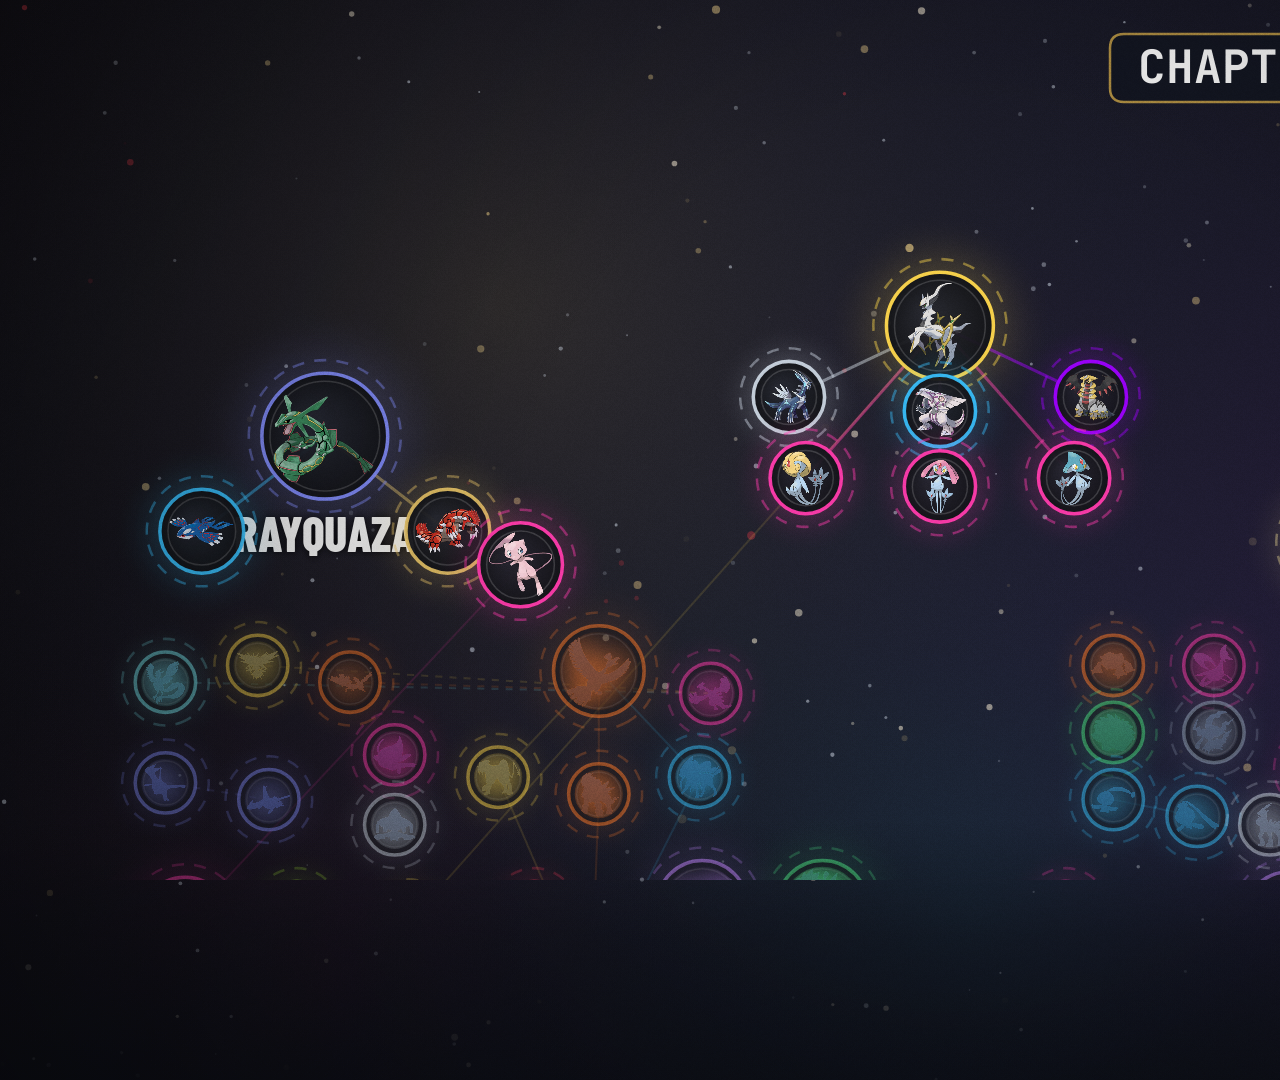
<file: segments/s3/index.html>
<!DOCTYPE html>
<html lang="en"><head><meta charset="UTF-8"/>
<link rel="stylesheet" href="assets/fonts/fonts.css"/>
<style>
*{margin:0;padding:0;box-sizing:border-box}
html,body{width:1920px;height:1080px;overflow:hidden;background:#0B0D14}
#root{position:relative;width:1920px;height:1080px;overflow:hidden;background:#0B0D14}
canvas{display:block}
.preload{position:absolute;left:-9999px;top:0;width:10px;height:10px;visibility:hidden}
</style></head>
<body>
<div id="root" data-composition-id="main" data-start="0" data-duration="168.8" data-width="1920" data-height="1080">
<canvas id="cv" width="1920" height="1080"></canvas>
<img class="preload" id="art151" src="assets/art/art_151_hero.png"/>
<img class="preload" id="art377" src="assets/art/art_377_hero.png"/>
<img class="preload" id="art378" src="assets/art/art_378_hero.png"/>
<img class="preload" id="art379" src="assets/art/art_379_hero.png"/>
<img class="preload" id="art382" src="assets/art/art_382_hero.png"/>
<img class="preload" id="art383" src="assets/art/art_383_hero.png"/>
<img class="preload" id="art384" src="assets/art/art_384_hero.png"/>
<img class="preload" id="art486" src="assets/art/art_486_hero.png"/>
<img class="preload" id="art894" src="assets/art/art_894_hero.png"/>
<img class="preload" id="art895" src="assets/art/art_895_hero.png"/>
<img class="preload" id="artsheet" src="assets/art/mapsheet.png"/>
</div>
<script src="assets/gsap.min.js"></script>
<script>
'use strict';
window.__DATA__ = {"seg": 3, "dur": 168.8, "intro": 3.2, "kick": "CHAPTER 2", "title": "THE SHAPERS", "beats": [{"kind": "mapbeat", "start": 3.2, "end": 8.7, "species": [], "variant": 0}, {"kind": "stage", "start": 8.7, "end": 9.65, "species": [{"name": "Groudon", "dex": 383, "t1": "Ground", "t2": null, "accent": "#E2BF65", "fact": "WANTED MORE LAND", "grade": "CANON", "hero": false}, {"name": "Kyogre", "dex": 382, "t1": "Water", "t2": null, "accent": "#38BDF8", "fact": "WANTED MORE SEA", "grade": "CANON", "hero": false}], "variant": 2, "presil": true}, {"kind": "stage", "start": 9.65, "end": 20.65, "species": [{"name": "Groudon", "dex": 383, "t1": "Ground", "t2": null, "accent": "#E2BF65", "fact": "WANTED MORE LAND", "grade": "CANON", "hero": false}, {"name": "Kyogre", "dex": 382, "t1": "Water", "t2": null, "accent": "#38BDF8", "fact": "WANTED MORE SEA", "grade": "CANON", "hero": false}], "variant": 0}, {"kind": "stage", "start": 20.65, "end": 22.29, "species": [{"name": "Groudon", "dex": 383, "t1": "Ground", "t2": null, "accent": "#E2BF65", "fact": "WANTED MORE LAND", "grade": "CANON", "hero": false}, {"name": "Kyogre", "dex": 382, "t1": "Water", "t2": null, "accent": "#38BDF8", "fact": "WANTED MORE SEA", "grade": "CANON", "hero": false}], "variant": 1}, {"kind": "stage", "start": 22.29, "end": 33.29, "species": [{"name": "Rayquaza", "dex": 384, "t1": "Dragon", "t2": "Flying", "accent": "#818CF8", "fact": "FIRST TO EVER MEGA EVOLVE", "grade": null, "hero": true}], "variant": 0}, {"kind": "stage", "start": 33.29, "end": 44.29, "species": [{"name": "Rayquaza", "dex": 384, "t1": "Dragon", "t2": "Flying", "accent": "#818CF8", "fact": "FIRST TO EVER MEGA EVOLVE", "grade": null, "hero": true}], "variant": 1}, {"kind": "stage", "start": 44.29, "end": 51.27, "species": [{"name": "Rayquaza", "dex": 384, "t1": "Dragon", "t2": "Flying", "accent": "#818CF8", "fact": "FIRST TO EVER MEGA EVOLVE", "grade": null, "hero": true}], "variant": 2}, {"kind": "stage", "start": 51.27, "end": 59.87, "species": [{"name": "Regigigas", "dex": 486, "t1": "Normal", "t2": null, "accent": "#FFD84D", "fact": "TOWED THE CONTINENTS INTO PLACE", "grade": null, "hero": true}], "variant": 0}, {"kind": "stage", "start": 59.87, "end": 64.25, "species": [{"name": "Regirock", "dex": 377, "t1": "Rock", "t2": null, "accent": "#D6C48A", "fact": "BUILT FROM CLAY AND STONE", "grade": "CANON", "hero": false}, {"name": "Regice", "dex": 378, "t1": "Ice", "t2": null, "accent": "#7DEFF5", "fact": "BUILT FROM MOUNTAIN ICE", "grade": "CANON", "hero": false}], "variant": 0}, {"kind": "stage", "start": 64.25, "end": 70.57, "species": [{"name": "Registeel", "dex": 379, "t1": "Steel", "t2": null, "accent": "#CBD5E1", "fact": "BUILT FROM MAGMA", "grade": "CANON", "hero": false}], "variant": 0}, {"kind": "stage", "start": 70.57, "end": 73.53, "species": [{"name": "Regieleki", "dex": 894, "t1": "Electric", "t2": null, "accent": "#FFD84D", "fact": "PURE ELECTRIC ENERGY", "grade": "CANON", "hero": false}], "variant": 0}, {"kind": "stage", "start": 73.53, "end": 84.53, "species": [{"name": "Regidrago", "dex": 895, "t1": "Dragon", "t2": null, "accent": "#818CF8", "fact": "ONLY THE HEAD WAS EVER FINISHED", "grade": "CANON", "hero": false}], "variant": 0}, {"kind": "stage", "start": 84.53, "end": 95.53, "species": [{"name": "Regidrago", "dex": 895, "t1": "Dragon", "t2": null, "accent": "#818CF8", "fact": "ONLY THE HEAD WAS EVER FINISHED", "grade": "CANON", "hero": false}], "variant": 1}, {"kind": "stage", "start": 95.53, "end": 106.53, "species": [{"name": "Regidrago", "dex": 895, "t1": "Dragon", "t2": null, "accent": "#818CF8", "fact": "ONLY THE HEAD WAS EVER FINISHED", "grade": "CANON", "hero": false}], "variant": 2}, {"kind": "stage", "start": 106.53, "end": 117.53, "species": [{"name": "Regidrago", "dex": 895, "t1": "Dragon", "t2": null, "accent": "#818CF8", "fact": "ONLY THE HEAD WAS EVER FINISHED", "grade": "CANON", "hero": false}], "variant": 0}, {"kind": "stage", "start": 117.53, "end": 118.17, "species": [{"name": "Regidrago", "dex": 895, "t1": "Dragon", "t2": null, "accent": "#818CF8", "fact": "ONLY THE HEAD WAS EVER FINISHED", "grade": "CANON", "hero": false}], "variant": 1}, {"kind": "stage", "start": 118.17, "end": 129.17, "species": [{"name": "Mew", "dex": 151, "t1": "Psychic", "t2": null, "accent": "#FF3CAC", "fact": "CARRIES THE BLUEPRINT OF ALL POKEMON", "grade": null, "hero": false}], "variant": 0}, {"kind": "stage", "start": 129.17, "end": 140.17, "species": [{"name": "Mew", "dex": 151, "t1": "Psychic", "t2": null, "accent": "#FF3CAC", "fact": "CARRIES THE BLUEPRINT OF ALL POKEMON", "grade": null, "hero": false}], "variant": 1}, {"kind": "stage", "start": 140.17, "end": 151.17, "species": [{"name": "Mew", "dex": 151, "t1": "Psychic", "t2": null, "accent": "#FF3CAC", "fact": "CARRIES THE BLUEPRINT OF ALL POKEMON", "grade": null, "hero": false}], "variant": 2}, {"kind": "stage", "start": 151.17, "end": 162.17, "species": [{"name": "Mew", "dex": 151, "t1": "Psychic", "t2": null, "accent": "#FF3CAC", "fact": "CARRIES THE BLUEPRINT OF ALL POKEMON", "grade": null, "hero": false}], "variant": 0}, {"kind": "stage", "start": 162.17, "end": 168.8, "species": [{"name": "Mew", "dex": 151, "t1": "Psychic", "t2": null, "accent": "#FF3CAC", "fact": "CARRIES THE BLUEPRINT OF ALL POKEMON", "grade": null, "hero": false}], "variant": 1}], "specials": [{"kind": "bigq", "start": 146.56, "end": 152.36, "text": "WHO CAME FIRST?", "sub": "THE CREATOR \u2014 OR THE ANCESTOR?"}], "mapNodes": [{"name": "Arceus", "dex": 493, "rect": [1840, 460], "x": 3200, "y": 345, "accent": "#FFD84D", "state": "lit", "hero": true, "ord": 0, "label": false}, {"name": "Dialga", "dex": 483, "rect": [2530, 230], "x": 2660, "y": 600, "accent": "#CBD5E1", "state": "lit", "hero": false, "ord": 0, "label": false}, {"name": "Palkia", "dex": 484, "rect": [2760, 230], "x": 3200, "y": 650, "accent": "#38BDF8", "state": "lit", "hero": false, "ord": 0, "label": false}, {"name": "Giratina", "dex": 487, "rect": [460, 460], "x": 3740, "y": 600, "accent": "#9D00FF", "state": "lit", "hero": false, "ord": 0, "label": false}, {"name": "Uxie", "dex": 480, "rect": [1840, 230], "x": 2720, "y": 890, "accent": "#FF3CAC", "state": "lit", "hero": false, "ord": 0, "label": false}, {"name": "Mesprit", "dex": 481, "rect": [2070, 230], "x": 3200, "y": 920, "accent": "#FF3CAC", "state": "lit", "hero": false, "ord": 0, "label": false}, {"name": "Azelf", "dex": 482, "rect": [2300, 230], "x": 3680, "y": 890, "accent": "#FF3CAC", "state": "lit", "hero": false, "ord": 0, "label": false}, {"name": "Rayquaza", "dex": 384, "rect": [1150, 230], "x": 1000, "y": 740, "accent": "#818CF8", "state": "new", "hero": true, "ord": 0, "label": true}, {"name": "Kyogre", "dex": 382, "rect": [690, 230], "x": 560, "y": 1080, "accent": "#38BDF8", "state": "new", "hero": false, "ord": 1, "label": false}, {"name": "Groudon", "dex": 383, "rect": [920, 230], "x": 1440, "y": 1080, "accent": "#E2BF65", "state": "new", "hero": false, "ord": 2, "label": false}, {"name": "Mew", "dex": 151, "rect": [920, 0], "x": 1700, "y": 1200, "accent": "#FF3CAC", "state": "new", "hero": false, "ord": 3, "label": false}, {"name": "Regigigas", "dex": 486, "rect": [230, 460], "x": 5320, "y": 740, "accent": "#FFD84D", "state": "new", "hero": true, "ord": 4, "label": true}, {"name": "Regirock", "dex": 377, "rect": [2530, 0], "x": 4600, "y": 1120, "accent": "#D6C48A", "state": "new", "hero": false, "ord": 5, "label": false}, {"name": "Regice", "dex": 378, "rect": [2760, 0], "x": 4960, "y": 1200, "accent": "#7DEFF5", "state": "new", "hero": false, "ord": 6, "label": false}, {"name": "Registeel", "dex": 379, "rect": [0, 230], "x": 5320, "y": 1240, "accent": "#CBD5E1", "state": "new", "hero": false, "ord": 7, "label": false}, {"name": "Regieleki", "dex": 894, "rect": [2070, 1380], "x": 5680, "y": 1200, "accent": "#FFD84D", "state": "new", "hero": false, "ord": 8, "label": false}, {"name": "Regidrago", "dex": 895, "rect": [2300, 1380], "x": 6040, "y": 1120, "accent": "#818CF8", "state": "new", "hero": false, "ord": 9, "label": false}, {"name": "Articuno", "dex": 144, "rect": [0, 0], "x": 430, "y": 1620, "accent": "#7DEFF5", "state": "sil", "hero": false, "ord": 0, "label": false}, {"name": "Zapdos", "dex": 145, "rect": [230, 0], "x": 760, "y": 1560, "accent": "#FFD84D", "state": "sil", "hero": false, "ord": 0, "label": false}, {"name": "Moltres", "dex": 146, "rect": [460, 0], "x": 1090, "y": 1620, "accent": "#FF7A2A", "state": "sil", "hero": false, "ord": 0, "label": false}, {"name": "Ho-Oh", "dex": 250, "rect": [2070, 0], "x": 1980, "y": 1580, "accent": "#FF7A2A", "state": "sil", "hero": true, "ord": 0, "label": false}, {"name": "Lugia", "dex": 249, "rect": [1840, 0], "x": 2380, "y": 1660, "accent": "#FF3CAC", "state": "sil", "hero": false, "ord": 0, "label": false}, {"name": "Raikou", "dex": 243, "rect": [1150, 0], "x": 1620, "y": 1960, "accent": "#FFD84D", "state": "sil", "hero": false, "ord": 0, "label": false}, {"name": "Entei", "dex": 244, "rect": [1380, 0], "x": 1980, "y": 2020, "accent": "#FF7A2A", "state": "sil", "hero": false, "ord": 0, "label": false}, {"name": "Suicune", "dex": 245, "rect": [1610, 0], "x": 2340, "y": 1960, "accent": "#38BDF8", "state": "sil", "hero": false, "ord": 0, "label": false}, {"name": "Latias", "dex": 380, "rect": [230, 230], "x": 430, "y": 1980, "accent": "#818CF8", "state": "sil", "hero": false, "ord": 0, "label": false}, {"name": "Latios", "dex": 381, "rect": [460, 230], "x": 800, "y": 2040, "accent": "#818CF8", "state": "sil", "hero": false, "ord": 0, "label": false}, {"name": "Celebi", "dex": 251, "rect": [2300, 0], "x": 1250, "y": 1880, "accent": "#FF3CAC", "state": "sil", "hero": false, "ord": 0, "label": false}, {"name": "Jirachi", "dex": 385, "rect": [1380, 230], "x": 1250, "y": 2130, "accent": "#CBD5E1", "state": "sil", "hero": false, "ord": 0, "label": false}, {"name": "Heatran", "dex": 485, "rect": [0, 460], "x": 3820, "y": 1560, "accent": "#FF7A2A", "state": "sil", "hero": false, "ord": 0, "label": false}, {"name": "Cresselia", "dex": 488, "rect": [690, 460], "x": 4180, "y": 1560, "accent": "#FF3CAC", "state": "sil", "hero": false, "ord": 0, "label": false}, {"name": "Darkrai", "dex": 491, "rect": [1380, 460], "x": 4180, "y": 1800, "accent": "#94A3B8", "state": "sil", "hero": false, "ord": 0, "label": false}, {"name": "Shaymin", "dex": 492, "rect": [1610, 460], "x": 3820, "y": 1800, "accent": "#4ADE80", "state": "sil", "hero": false, "ord": 0, "label": false}, {"name": "Manaphy", "dex": 490, "rect": [1150, 460], "x": 3820, "y": 2040, "accent": "#38BDF8", "state": "sil", "hero": false, "ord": 0, "label": false}, {"name": "Phione", "dex": 489, "rect": [920, 460], "x": 4120, "y": 2100, "accent": "#38BDF8", "state": "sil", "hero": false, "ord": 0, "label": false}, {"name": "Reshiram", "dex": 643, "rect": [460, 690], "x": 4780, "y": 1720, "accent": "#818CF8", "state": "sil", "hero": true, "ord": 0, "label": false}, {"name": "Zekrom", "dex": 644, "rect": [690, 690], "x": 5320, "y": 1720, "accent": "#818CF8", "state": "sil", "hero": true, "ord": 0, "label": false}, {"name": "Kyurem", "dex": 646, "rect": [1150, 690], "x": 5050, "y": 1930, "accent": "#818CF8", "state": "sil", "hero": true, "ord": 0, "label": false}, {"name": "Victini", "dex": 494, "rect": [2070, 460], "x": 4550, "y": 1930, "accent": "#FF3CAC", "state": "sil", "hero": false, "ord": 0, "label": false}, {"name": "Tornadus", "dex": 641, "rect": [0, 690], "x": 5600, "y": 1560, "accent": "#A5B4FC", "state": "sil", "hero": false, "ord": 0, "label": false}, {"name": "Thundurus", "dex": 642, "rect": [230, 690], "x": 5900, "y": 1560, "accent": "#FFD84D", "state": "sil", "hero": false, "ord": 0, "label": false}, {"name": "Landorus", "dex": 645, "rect": [920, 690], "x": 5750, "y": 1780, "accent": "#E2BF65", "state": "sil", "hero": false, "ord": 0, "label": false}, {"name": "Enamorus", "dex": 905, "rect": [230, 1610], "x": 6050, "y": 1780, "accent": "#F9A8D4", "state": "sil", "hero": false, "ord": 0, "label": false}, {"name": "Cobalion", "dex": 638, "rect": [2300, 460], "x": 4380, "y": 2130, "accent": "#CBD5E1", "state": "sil", "hero": false, "ord": 0, "label": false}, {"name": "Terrakion", "dex": 639, "rect": [2530, 460], "x": 4720, "y": 2170, "accent": "#D6C48A", "state": "sil", "hero": false, "ord": 0, "label": false}, {"name": "Virizion", "dex": 640, "rect": [2760, 460], "x": 5060, "y": 2130, "accent": "#4ADE80", "state": "sil", "hero": false, "ord": 0, "label": false}, {"name": "Keldeo", "dex": 647, "rect": [1380, 690], "x": 5380, "y": 2170, "accent": "#38BDF8", "state": "sil", "hero": false, "ord": 0, "label": false}, {"name": "Xerneas", "dex": 716, "rect": [2070, 690], "x": 5660, "y": 2040, "accent": "#F9A8D4", "state": "sil", "hero": false, "ord": 0, "label": false}, {"name": "Yveltal", "dex": 717, "rect": [2300, 690], "x": 5960, "y": 2040, "accent": "#94A3B8", "state": "sil", "hero": false, "ord": 0, "label": false}, {"name": "Zygarde", "dex": 718, "rect": [2530, 690], "x": 5810, "y": 2180, "accent": "#818CF8", "state": "sil", "hero": false, "ord": 0, "label": false}, {"name": "Mewtwo", "dex": 150, "rect": [690, 0], "x": 500, "y": 2480, "accent": "#FF3CAC", "state": "sil", "hero": true, "ord": 0, "label": false}, {"name": "Genesect", "dex": 649, "rect": [1840, 690], "x": 900, "y": 2440, "accent": "#A3E635", "state": "sil", "hero": false, "ord": 0, "label": false}, {"name": "Type: Null", "dex": 772, "rect": [460, 920], "x": 1300, "y": 2480, "accent": "#FFD84D", "state": "sil", "hero": false, "ord": 0, "label": false}, {"name": "Silvally", "dex": 773, "rect": [690, 920], "x": 1300, "y": 2680, "accent": "#FFD84D", "state": "sil", "hero": false, "ord": 0, "label": false}, {"name": "Magearna", "dex": 801, "rect": [1610, 1150], "x": 880, "y": 2680, "accent": "#CBD5E1", "state": "sil", "hero": false, "ord": 0, "label": false}, {"name": "Diancie", "dex": 719, "rect": [2760, 690], "x": 500, "y": 2740, "accent": "#D6C48A", "state": "sil", "hero": false, "ord": 0, "label": false}, {"name": "Kubfu", "dex": 891, "rect": [1380, 1380], "x": 1750, "y": 2440, "accent": "#FF3B5C", "state": "sil", "hero": false, "ord": 0, "label": false}, {"name": "Urshifu", "dex": 892, "rect": [1610, 1380], "x": 1750, "y": 2660, "accent": "#FF3B5C", "state": "sil", "hero": false, "ord": 0, "label": false}, {"name": "Pecharunt", "dex": 1025, "rect": [1610, 2070], "x": 2350, "y": 2420, "accent": "#C084FC", "state": "sil", "hero": true, "ord": 0, "label": false}, {"name": "Ogerpon", "dex": 1017, "rect": [230, 2070], "x": 2780, "y": 2420, "accent": "#4ADE80", "state": "sil", "hero": true, "ord": 0, "label": false}, {"name": "Okidogi", "dex": 1014, "rect": [2530, 1840], "x": 2200, "y": 2640, "accent": "#C084FC", "state": "sil", "hero": false, "ord": 0, "label": false}, {"name": "Munkidori", "dex": 1015, "rect": [2760, 1840], "x": 2480, "y": 2680, "accent": "#C084FC", "state": "sil", "hero": false, "ord": 0, "label": false}, {"name": "Fezandipiti", "dex": 1016, "rect": [0, 2070], "x": 2760, "y": 2640, "accent": "#C084FC", "state": "sil", "hero": false, "ord": 0, "label": false}, {"name": "Volcanion", "dex": 721, "rect": [230, 920], "x": 330, "y": 2860, "accent": "#FF7A2A", "state": "sil", "hero": false, "ord": 0, "label": false}, {"name": "Hoopa", "dex": 720, "rect": [0, 920], "x": 680, "y": 2900, "accent": "#FF3CAC", "state": "sil", "hero": false, "ord": 0, "label": false}, {"name": "Marshadow", "dex": 802, "rect": [1840, 1150], "x": 1010, "y": 2890, "accent": "#FF3B5C", "state": "sil", "hero": false, "ord": 0, "label": false}, {"name": "Zeraora", "dex": 807, "rect": [0, 1380], "x": 1260, "y": 2900, "accent": "#FFD84D", "state": "sil", "hero": false, "ord": 0, "label": false}, {"name": "Meloetta", "dex": 648, "rect": [1610, 690], "x": 1570, "y": 2860, "accent": "#FFD84D", "state": "sil", "hero": false, "ord": 0, "label": false}, {"name": "Meltan", "dex": 808, "rect": [230, 1380], "x": 1880, "y": 2900, "accent": "#CBD5E1", "state": "sil", "hero": false, "ord": 0, "label": false}, {"name": "Melmetal", "dex": 809, "rect": [460, 1380], "x": 2190, "y": 2860, "accent": "#CBD5E1", "state": "sil", "hero": false, "ord": 0, "label": false}, {"name": "Zarude", "dex": 893, "rect": [1840, 1380], "x": 2500, "y": 2900, "accent": "#94A3B8", "state": "sil", "hero": false, "ord": 0, "label": false}, {"name": "Deoxys", "dex": 386, "rect": [1610, 230], "x": 3650, "y": 2440, "accent": "#FF3CAC", "state": "sil", "hero": false, "ord": 0, "label": false}, {"name": "Eternatus", "dex": 890, "rect": [1150, 1380], "x": 4450, "y": 2460, "accent": "#C084FC", "state": "sil", "hero": true, "ord": 0, "label": false}, {"name": "Zacian", "dex": 888, "rect": [690, 1380], "x": 3900, "y": 2600, "accent": "#F9A8D4", "state": "sil", "hero": false, "ord": 0, "label": false}, {"name": "Zamazenta", "dex": 889, "rect": [920, 1380], "x": 4280, "y": 2760, "accent": "#FF3B5C", "state": "sil", "hero": false, "ord": 0, "label": false}, {"name": "Calyrex", "dex": 898, "rect": [0, 1610], "x": 4900, "y": 2440, "accent": "#FF3CAC", "state": "sil", "hero": false, "ord": 0, "label": false}, {"name": "Glastrier", "dex": 896, "rect": [2530, 1380], "x": 4780, "y": 2660, "accent": "#7DEFF5", "state": "sil", "hero": false, "ord": 0, "label": false}, {"name": "Spectrier", "dex": 897, "rect": [2760, 1380], "x": 5080, "y": 2660, "accent": "#9D00FF", "state": "sil", "hero": false, "ord": 0, "label": false}, {"name": "Tapu Koko", "dex": 785, "rect": [920, 920], "x": 5300, "y": 2400, "accent": "#FFD84D", "state": "sil", "hero": false, "ord": 0, "label": false}, {"name": "Tapu Lele", "dex": 786, "rect": [1150, 920], "x": 5560, "y": 2440, "accent": "#FF3CAC", "state": "sil", "hero": false, "ord": 0, "label": false}, {"name": "Tapu Bulu", "dex": 787, "rect": [1380, 920], "x": 5820, "y": 2400, "accent": "#4ADE80", "state": "sil", "hero": false, "ord": 0, "label": false}, {"name": "Tapu Fini", "dex": 788, "rect": [1610, 920], "x": 6080, "y": 2440, "accent": "#38BDF8", "state": "sil", "hero": false, "ord": 0, "label": false}, {"name": "Necrozma", "dex": 800, "rect": [1380, 1150], "x": 5640, "y": 2560, "accent": "#FF3CAC", "state": "sil", "hero": true, "ord": 0, "label": false}, {"name": "Cosmog", "dex": 789, "rect": [1840, 920], "x": 5200, "y": 2760, "accent": "#FF3CAC", "state": "sil", "hero": false, "ord": 0, "label": false}, {"name": "Cosmoem", "dex": 790, "rect": [2070, 920], "x": 5460, "y": 2800, "accent": "#FF3CAC", "state": "sil", "hero": false, "ord": 0, "label": false}, {"name": "Solgaleo", "dex": 791, "rect": [2300, 920], "x": 5760, "y": 2740, "accent": "#FF3CAC", "state": "sil", "hero": false, "ord": 0, "label": false}, {"name": "Lunala", "dex": 792, "rect": [2530, 920], "x": 6080, "y": 2780, "accent": "#FF3CAC", "state": "sil", "hero": false, "ord": 0, "label": false}, {"name": "Nihilego", "dex": 793, "rect": [2760, 920], "x": 3520, "y": 2900, "accent": "#D6C48A", "state": "sil", "hero": false, "ord": 0, "label": false}, {"name": "Buzzwole", "dex": 794, "rect": [0, 1150], "x": 3772, "y": 2900, "accent": "#A3E635", "state": "sil", "hero": false, "ord": 0, "label": false}, {"name": "Pheromosa", "dex": 795, "rect": [230, 1150], "x": 4024, "y": 2900, "accent": "#A3E635", "state": "sil", "hero": false, "ord": 0, "label": false}, {"name": "Xurkitree", "dex": 796, "rect": [460, 1150], "x": 4276, "y": 2900, "accent": "#FFD84D", "state": "sil", "hero": false, "ord": 0, "label": false}, {"name": "Celesteela", "dex": 797, "rect": [690, 1150], "x": 4528, "y": 2900, "accent": "#CBD5E1", "state": "sil", "hero": false, "ord": 0, "label": false}, {"name": "Kartana", "dex": 798, "rect": [920, 1150], "x": 4780, "y": 2900, "accent": "#4ADE80", "state": "sil", "hero": false, "ord": 0, "label": false}, {"name": "Guzzlord", "dex": 799, "rect": [1150, 1150], "x": 5032, "y": 2900, "accent": "#94A3B8", "state": "sil", "hero": false, "ord": 0, "label": false}, {"name": "Poipole", "dex": 803, "rect": [2070, 1150], "x": 5284, "y": 2900, "accent": "#C084FC", "state": "sil", "hero": false, "ord": 0, "label": false}, {"name": "Naganadel", "dex": 804, "rect": [2300, 1150], "x": 5536, "y": 2900, "accent": "#C084FC", "state": "sil", "hero": false, "ord": 0, "label": false}, {"name": "Stakataka", "dex": 805, "rect": [2530, 1150], "x": 5788, "y": 2900, "accent": "#D6C48A", "state": "sil", "hero": false, "ord": 0, "label": false}, {"name": "Blacephalon", "dex": 806, "rect": [2760, 1150], "x": 6040, "y": 2900, "accent": "#FF7A2A", "state": "sil", "hero": false, "ord": 0, "label": false}, {"name": "Wo-Chien", "dex": 1001, "rect": [230, 1840], "x": 400, "y": 3180, "accent": "#94A3B8", "state": "sil", "hero": false, "ord": 0, "label": false}, {"name": "Chien-Pao", "dex": 1002, "rect": [460, 1840], "x": 720, "y": 3180, "accent": "#94A3B8", "state": "sil", "hero": false, "ord": 0, "label": false}, {"name": "Ting-Lu", "dex": 1003, "rect": [690, 1840], "x": 400, "y": 3400, "accent": "#94A3B8", "state": "sil", "hero": false, "ord": 0, "label": false}, {"name": "Chi-Yu", "dex": 1004, "rect": [920, 1840], "x": 720, "y": 3400, "accent": "#94A3B8", "state": "sil", "hero": false, "ord": 0, "label": false}, {"name": "Great Tusk", "dex": 984, "rect": [460, 1610], "x": 1180, "y": 3180, "accent": "#E2BF65", "state": "sil", "hero": false, "ord": 0, "label": false}, {"name": "Scream Tail", "dex": 985, "rect": [690, 1610], "x": 1480, "y": 3180, "accent": "#F9A8D4", "state": "sil", "hero": false, "ord": 0, "label": false}, {"name": "Brute Bonnet", "dex": 986, "rect": [920, 1610], "x": 1780, "y": 3180, "accent": "#4ADE80", "state": "sil", "hero": false, "ord": 0, "label": false}, {"name": "Flutter Mane", "dex": 987, "rect": [1150, 1610], "x": 2080, "y": 3180, "accent": "#9D00FF", "state": "sil", "hero": false, "ord": 0, "label": false}, {"name": "Slither Wing", "dex": 988, "rect": [1380, 1610], "x": 2380, "y": 3180, "accent": "#A3E635", "state": "sil", "hero": false, "ord": 0, "label": false}, {"name": "Sandy Shocks", "dex": 989, "rect": [1610, 1610], "x": 2680, "y": 3180, "accent": "#FFD84D", "state": "sil", "hero": false, "ord": 0, "label": false}, {"name": "Roaring Moon", "dex": 1005, "rect": [1150, 1840], "x": 1330, "y": 3370, "accent": "#818CF8", "state": "sil", "hero": false, "ord": 0, "label": false}, {"name": "Walking Wake", "dex": 1009, "rect": [2070, 1840], "x": 1630, "y": 3370, "accent": "#38BDF8", "state": "sil", "hero": false, "ord": 0, "label": false}, {"name": "Gouging Fire", "dex": 1023, "rect": [1150, 2070], "x": 1930, "y": 3370, "accent": "#FF7A2A", "state": "sil", "hero": false, "ord": 0, "label": false}, {"name": "Raging Bolt", "dex": 1022, "rect": [920, 2070], "x": 2230, "y": 3370, "accent": "#FFD84D", "state": "sil", "hero": false, "ord": 0, "label": false}, {"name": "Koraidon", "dex": 1007, "rect": [1610, 1840], "x": 2530, "y": 3370, "accent": "#FF3B5C", "state": "sil", "hero": true, "ord": 0, "label": false}, {"name": "Iron Treads", "dex": 990, "rect": [1840, 1610], "x": 3720, "y": 3180, "accent": "#E2BF65", "state": "sil", "hero": false, "ord": 0, "label": false}, {"name": "Iron Bundle", "dex": 991, "rect": [2070, 1610], "x": 4020, "y": 3180, "accent": "#7DEFF5", "state": "sil", "hero": false, "ord": 0, "label": false}, {"name": "Iron Hands", "dex": 992, "rect": [2300, 1610], "x": 4320, "y": 3180, "accent": "#FF3B5C", "state": "sil", "hero": false, "ord": 0, "label": false}, {"name": "Iron Jugulis", "dex": 993, "rect": [2530, 1610], "x": 4620, "y": 3180, "accent": "#94A3B8", "state": "sil", "hero": false, "ord": 0, "label": false}, {"name": "Iron Moth", "dex": 994, "rect": [2760, 1610], "x": 4920, "y": 3180, "accent": "#FF7A2A", "state": "sil", "hero": false, "ord": 0, "label": false}, {"name": "Iron Thorns", "dex": 995, "rect": [0, 1840], "x": 5220, "y": 3180, "accent": "#D6C48A", "state": "sil", "hero": false, "ord": 0, "label": false}, {"name": "Iron Valiant", "dex": 1006, "rect": [1380, 1840], "x": 3870, "y": 3370, "accent": "#F9A8D4", "state": "sil", "hero": false, "ord": 0, "label": false}, {"name": "Iron Leaves", "dex": 1010, "rect": [2300, 1840], "x": 4170, "y": 3370, "accent": "#4ADE80", "state": "sil", "hero": false, "ord": 0, "label": false}, {"name": "Iron Boulder", "dex": 1020, "rect": [460, 2070], "x": 4470, "y": 3370, "accent": "#D6C48A", "state": "sil", "hero": false, "ord": 0, "label": false}, {"name": "Iron Crown", "dex": 1021, "rect": [690, 2070], "x": 4770, "y": 3370, "accent": "#CBD5E1", "state": "sil", "hero": false, "ord": 0, "label": false}, {"name": "Miraidon", "dex": 1008, "rect": [1840, 1840], "x": 5070, "y": 3370, "accent": "#FFD84D", "state": "sil", "hero": true, "ord": 0, "label": false}, {"name": "Terapagos", "dex": 1024, "rect": [1380, 2070], "x": 3200, "y": 3420, "accent": "#FFD84D", "state": "sil", "hero": true, "ord": 0, "label": false}], "mapEdges": [{"a": 0, "b": 1, "style": "solid"}, {"a": 0, "b": 2, "style": "solid"}, {"a": 0, "b": 3, "style": "solid"}, {"a": 0, "b": 4, "style": "solid"}, {"a": 0, "b": 5, "style": "solid"}, {"a": 0, "b": 6, "style": "solid"}, {"a": 7, "b": 9, "style": "solid"}, {"a": 7, "b": 8, "style": "solid"}, {"a": 11, "b": 12, "style": "solid"}, {"a": 11, "b": 13, "style": "solid"}, {"a": 11, "b": 14, "style": "solid"}, {"a": 11, "b": 15, "style": "solid"}, {"a": 11, "b": 16, "style": "solid"}, {"a": 20, "b": 22, "style": "solid"}, {"a": 20, "b": 23, "style": "solid"}, {"a": 20, "b": 24, "style": "solid"}, {"a": 21, "b": 17, "style": "dashed"}, {"a": 21, "b": 18, "style": "dashed"}, {"a": 21, "b": 19, "style": "dashed"}, {"a": 25, "b": 26, "style": "dashed"}, {"a": 33, "b": 34, "style": "solid"}, {"a": 30, "b": 31, "style": "solid"}, {"a": 41, "b": 39, "style": "dashed"}, {"a": 41, "b": 40, "style": "dashed"}, {"a": 41, "b": 42, "style": "solid"}, {"a": 43, "b": 44, "style": "solid"}, {"a": 43, "b": 45, "style": "solid"}, {"a": 43, "b": 46, "style": "solid"}, {"a": 49, "b": 47, "style": "solid"}, {"a": 49, "b": 48, "style": "solid"}, {"a": 10, "b": 50, "style": "callback"}, {"a": 52, "b": 53, "style": "solid"}, {"a": 56, "b": 57, "style": "solid"}, {"a": 68, "b": 69, "style": "solid"}, {"a": 58, "b": 60, "style": "chain"}, {"a": 58, "b": 61, "style": "chain"}, {"a": 58, "b": 62, "style": "chain"}, {"a": 58, "b": 59, "style": "truth"}, {"a": 0, "b": 52, "style": "callback"}, {"a": 83, "b": 84, "style": "solid"}, {"a": 84, "b": 85, "style": "solid"}, {"a": 84, "b": 86, "style": "solid"}, {"a": 82, "b": 85, "style": "chain"}, {"a": 82, "b": 86, "style": "chain"}, {"a": 78, "b": 85, "style": "dashed"}, {"a": 78, "b": 86, "style": "dashed"}, {"a": 72, "b": 73, "style": "clash"}, {"a": 72, "b": 74, "style": "clash"}, {"a": 73, "b": 74, "style": "dashed"}, {"a": 75, "b": 76, "style": "solid"}, {"a": 75, "b": 77, "style": "solid"}, {"a": 94, "b": 95, "style": "solid"}, {"a": 124, "b": 112, "style": "dashed"}, {"a": 124, "b": 123, "style": "dashed"}, {"a": 24, "b": 109, "style": "echo"}, {"a": 23, "b": 110, "style": "echo"}, {"a": 22, "b": 111, "style": "echo"}, {"a": 43, "b": 122, "style": "echo"}, {"a": 44, "b": 121, "style": "echo"}, {"a": 45, "b": 120, "style": "echo"}], "mapFit": {"s": 0.2767, "ox": 47.0, "oy": 226.1, "r": 41.5}, "mapNewCount": 10, "counter": [{"t": 0, "n": 7}, {"t": 10.0, "n": 8}, {"t": 10.54, "n": 9}, {"t": 22.64, "n": 10}, {"t": 51.62, "n": 11}, {"t": 60.22, "n": 12}, {"t": 62.2, "n": 13}, {"t": 64.6, "n": 14}, {"t": 70.92, "n": 15}, {"t": 73.88, "n": 16}, {"t": 118.52, "n": 17}], "imgs": ["151", "377", "378", "379", "382", "383", "384", "486", "894", "895", "sheet"]};
const W = 1920, H = 1080, DUR = 168.8;
const cv = document.getElementById('cv');
const ctx = cv.getContext('2d');
const SILCACHE = {};
function silCanvas(key, fill){
  const img = IMG[key];
  if(!img || !img.complete || !img.naturalWidth) return null;
  const ck = key + '|' + fill;
  if(SILCACHE[ck]) return SILCACHE[ck];
  const cv2 = document.createElement('canvas');
  cv2.width = img.naturalWidth; cv2.height = img.naturalHeight;
  const g = cv2.getContext('2d');
  g.drawImage(img, 0, 0);
  g.globalCompositeOperation = 'source-in';
  if(fill === 'slate'){
    const gr = g.createLinearGradient(0, 0, 0, cv2.height);
    gr.addColorStop(0, '#2E3A58'); gr.addColorStop(1, '#1B2338');
    g.fillStyle = gr;
  } else g.fillStyle = fill;
  g.fillRect(0, 0, cv2.width, cv2.height);
  SILCACHE[ck] = cv2;
  return cv2;
}
/* Blacked-out mystery shape: accent rim-glow halo + lifted slate body. */
function drawSilhouette(c, key, cx, cy, size, accent, alpha=1){
  const sil = silCanvas(key, 'slate'), rim = silCanvas(key, accent);
  if(!sil || !rim) return;
  c.save(); c.globalAlpha *= alpha;
  c.save();
  c.shadowColor = accent; c.shadowBlur = 30;
  c.drawImage(rim, cx - size/2, cy - size/2, size, size);
  c.drawImage(rim, cx - size/2, cy - size/2, size, size);
  c.restore();
  c.drawImage(sil, cx - size/2, cy - size/2, size, size);
  c.restore();
}
const PAL = {
  plate:'#17181D', offWhite:'#EDEDED', silver:'#B4BCC6',
  gold:'#E6B84C', goldBright:'#F4D58D', goldSpec:'#FFD000',
  cyan:'#4BC8E8', cyanSpec:'#38BDF8', magenta:'#E0569B', crimson:'#E53946',
  crimsonSpec:'#FF3B5C', violet:'#7E3AF2',
  goldVivid:'#FFD84D', goldHot:'#FFF3B0', cyanVivid:'#00E5FF', blueDeep:'#3B82F6',
  magentaVivid:'#FF3CAC', magentaDeep:'#D946EF', crimsonVivid:'#FF1E56',
  ultraViolet:'#9D00FF', slateSil:'#26304A',
  badges:{
    normal:{bg:'#D4D2C5',fg:'#121212',border:'#EAE8DC'},
    steel:{bg:'#B8C2CC',fg:'#121212',border:'#D7E0E8'},
    dragon:{bg:'#4F3A9E',fg:'#EDEDED',border:'#7560C4'},
    water:{bg:'#2B6CB0',fg:'#EDEDED',border:'#4E8FD4'},
    ghost:{bg:'#533A7B',fg:'#EDEDED',border:'#7B5DA8'},
    canon:{bg:'#2C1B12',fg:'#E6B84C',border:'#E6B84C'},
    implied:{bg:'#23262D',fg:'#EDEDED',border:'#B4BCC6'},
    theory:{bg:'#1D1430',fg:'#C4A6F5',border:'#7E3AF2'}
  }
};
const clamp=(v,a=0,b=1)=>Math.max(a,Math.min(b,v));
const lerp=(a,b,t)=>a+(b-a)*t;
const norm=(t,s,e)=>clamp((t-s)/(e-s),0,1);
const easeOutCubic=x=>1-Math.pow(1-x,3);
const easeInOutCubic=x=>(x<0.5?4*x*x*x:1-Math.pow(-2*x+2,3)/2);
const easeOutQuart=x=>1-Math.pow(1-x,4);
const easeOutExpo=x=>(x===1?1:1-Math.pow(2,-10*x));
function cubicBezierPoint(p0,p1,p2,p3,t){
  const u=1-t,tt=t*t,uu=u*u,uuu=uu*u,ttt=tt*t;
  return {x:uuu*p0.x+3*uu*t*p1.x+3*u*tt*p2.x+ttt*p3.x,
          y:uuu*p0.y+3*uu*t*p1.y+3*u*tt*p2.y+ttt*p3.y};
}
function createSeededRandom(seed){let s=seed>>>0;return()=>{s=(s*1664525+1013904223)>>>0;return s/4294967296;};}
function hexA(hex,a){
  const r=parseInt(hex.slice(1,3),16),g=parseInt(hex.slice(3,5),16),b=parseInt(hex.slice(5,7),16);
  return `rgba(${r},${g},${b},${a})`;
}
function textW(c,txt,font){ c.font=font; return c.measureText(txt).width; }

/* ---- deterministic particle fields ---- */
const rand = createSeededRandom(40125);
const starsFar = Array.from({length:150},()=>({
  x:rand()*W, y:rand()*H, r:0.8+rand()*1.7, phase:rand()*Math.PI*2, tw:0.5+rand()*1.6
}));
const starsNear = Array.from({length:60},()=>({
  x:rand()*W, y:rand()*H, r:1.6+rand()*2.2, speed:9+rand()*13, phase:rand()*Math.PI*2
}));
const embers = Array.from({length:85},(_,i)=>({
  x:rand()*W, y:rand()*H, radius:1.4+rand()*3.2, speedY:10+rand()*24,
  driftX:(rand()-0.5)*18, phase:rand()*Math.PI*2, alpha:0.16+rand()*0.48,
  isCrimson:i%4===0
}));
const shards = Array.from({length:30},(_,i)=>{
  const angle=(i/22)*Math.PI*2+(rand()-0.5)*0.35;
  return { baseX:1300+Math.cos(angle)*(250+rand()*320), baseY:560+Math.sin(angle)*(110+rand()*130),
    size:16+rand()*36, rot:rand()*Math.PI*2, rotSpeed:(rand()-0.5)*0.55,
    bobAmp:8+rand()*15, phase:rand()*Math.PI*2, sides:3+Math.floor(rand()*3),
    near:i%2===0, rimColor:i%2===0?PAL.crimson:PAL.violet };
});
const eggMotes = Array.from({length:36},(_,i)=>({
  ang:rand()*Math.PI*2, rad:150+rand()*130, speed:(0.25+rand()*0.5)*(i%2?1:-1),
  size:1.6+rand()*2.6, phase:rand()*Math.PI*2
}));
/* film grain: 4 seeded noise tiles, cycled by frame index (deterministic) */
const grainTiles=[], grainPats=[];
(function(){
  const gr=createSeededRandom(777);
  for(let k=0;k<4;k++){
    const tc=document.createElement('canvas'); tc.width=tc.height=256;
    const tg=tc.getContext('2d'); const id=tg.createImageData(256,256);
    for(let i=0;i<id.data.length;i+=4){
      const v=Math.floor(gr()*255);
      id.data[i]=id.data[i+1]=id.data[i+2]=v; id.data[i+3]=255;
    }
    tg.putImageData(id,0,0);
    grainTiles.push(tc); grainPats.push(ctx.createPattern(tc,'repeat'));
  }
})();
/* nebula haze blobs (organic depth, slow parallax drift) */
const nebula=[
  {x:480,y:280,r:720,color:'#FFD84D',a:0.085,ph:0.0,sp:0.11,dx:46,dy:26},
  {x:1500,y:720,r:820,color:'#9D00FF',a:0.095,ph:2.1,sp:0.08,dx:38,dy:30},
  {x:1020,y:920,r:640,color:'#00E5FF',a:0.062,ph:4.2,sp:0.13,dx:52,dy:20},
  {x:300,y:980,r:520,color:'#FF1E56',a:0.050,ph:1.2,sp:0.09,dx:30,dy:22}
];

/* ---- drawing primitives ---- */
function drawRoundedRect(c,x,y,w,h,r){
  const radius=Math.min(r,w/2,h/2);
  c.beginPath();
  c.moveTo(x+radius,y); c.lineTo(x+w-radius,y); c.quadraticCurveTo(x+w,y,x+w,y+radius);
  c.lineTo(x+w,y+h-radius); c.quadraticCurveTo(x+w,y+h,x+w-radius,y+h);
  c.lineTo(x+radius,y+h); c.quadraticCurveTo(x,y+h,x,y+h-radius);
  c.lineTo(x,y+radius); c.quadraticCurveTo(x,y,x+radius,y); c.closePath();
}
/* Type/verification pill — 46px JetBrains Mono (cap height ~33.5px), height 68. Returns width. */
const BADGE_FONT='700 46px "JetBrains Mono", monospace';
function badgeWidth(c,text){ return Math.ceil(textW(c,text,BADGE_FONT)+52); }
function drawTypeBadge(c,text,x,y,styleObj,align='left'){
  c.save();
  c.font=BADGE_FONT;
  const pillW=badgeWidth(c,text), pillH=68;
  const drawX=align==='center'?x-pillW/2:align==='right'?x-pillW:x;
  drawRoundedRect(c,drawX,y,pillW,pillH,14);
  c.fillStyle=styleObj.bg; c.fill();
  c.lineWidth=2.5; c.strokeStyle=styleObj.border; c.stroke();
  c.fillStyle=styleObj.fg; c.textAlign='center'; c.textBaseline='middle';
  c.fillText(text,drawX+pillW/2,y+pillH/2+2);
  c.restore();
  return pillW;
}
/* Obsidian glass editorial card. jagged=true swaps the accent bar for a torn strip. */
function drawEditorialCard(c,x,y,w,h,accentColor,alpha=1,jagged=false){
  c.save(); c.globalAlpha*=alpha;
  c.shadowColor='rgba(0,0,0,0.72)'; c.shadowBlur=32; c.shadowOffsetY=12;
  drawRoundedRect(c,x,y,w,h,16);
  const grad=c.createLinearGradient(x,y,x+w,y+h);
  grad.addColorStop(0,'#1B1D23'); grad.addColorStop(1,'#131418');
  c.fillStyle=grad; c.fill();
  c.shadowColor='transparent'; c.shadowBlur=0; c.shadowOffsetY=0;
  /* luminous accent border + inner specular rim (v2.2 premium frame) */
  c.lineWidth=2.5; c.strokeStyle=hexA(accentColor,0.62); c.stroke();
  drawRoundedRect(c,x+4,y+4,w-8,h-8,13);
  c.lineWidth=1.5; c.strokeStyle='rgba(255,255,255,0.09)'; c.stroke();
  const specG=c.createLinearGradient(x,y,x+w,y);
  specG.addColorStop(0,'rgba(255,255,255,0)');
  specG.addColorStop(0.5,'rgba(255,255,255,0.20)');
  specG.addColorStop(1,'rgba(255,255,255,0)');
  c.fillStyle=specG; c.fillRect(x+18,y+1.5,w-36,2);
  if(jagged){
    c.beginPath();
    const seg=7, x0=x, wBar=8;
    c.moveTo(x0+2,y+16);
    for(let i=1;i<=seg;i++){
      const yy=y+16+(h-32)*i/seg;
      c.lineTo(x0+2+(i%2?wBar:2),yy);
    }
    c.lineTo(x0+2,y+h-16); c.closePath();
    c.fillStyle=accentColor; c.fill();
  } else {
    drawRoundedRect(c,x,y+14,7,h-28,4); c.fillStyle=accentColor; c.fill();
  }
  c.restore();
}
function drawMedallionBase(c,cx,cy,r,accentColor,t,alpha=1){
  c.save(); c.globalAlpha*=alpha;
  const aura=c.createRadialGradient(cx,cy,r*0.25,cx,cy,r*2.15);
  aura.addColorStop(0,hexA(accentColor,0.33)); aura.addColorStop(0.55,hexA(accentColor,0.09));
  aura.addColorStop(1,'rgba(11,13,18,0)');
  c.fillStyle=aura; c.beginPath(); c.arc(cx,cy,r*2.15,0,Math.PI*2); c.fill();
  c.save(); c.translate(cx,cy); c.rotate(t*0.25);
  c.strokeStyle=hexA(accentColor,0.47); c.lineWidth=2.5; c.setLineDash([12,10]);
  c.beginPath(); c.arc(0,0,r+13,0,Math.PI*2); c.stroke(); c.setLineDash([]); c.restore();
  const coreGrad=c.createRadialGradient(cx-r*0.25,cy-r*0.25,r*0.1,cx,cy,r);
  coreGrad.addColorStop(0,'#23252E'); coreGrad.addColorStop(1,'#121317');
  c.fillStyle=coreGrad; c.beginPath(); c.arc(cx,cy,r,0,Math.PI*2); c.fill();
  c.lineWidth=3.5; c.strokeStyle=accentColor; c.stroke();
  c.lineWidth=1.5; c.strokeStyle='rgba(237,237,237,0.18)';
  c.beginPath(); c.arc(cx,cy,r-8,0,Math.PI*2); c.stroke();
  c.restore();
}
function drawNodeArt(c,img,cx,cy,r,alpha=1,dim=0){
  c.save(); c.globalAlpha*=alpha;
  c.beginPath(); c.arc(cx,cy,r-6,0,Math.PI*2); c.clip();
  const s=(r-6)*2;
  c.drawImage(img,cx-s/2,cy-s/2,s,s);
  if(dim>0){ c.fillStyle=`rgba(8,9,13,${dim})`; c.fillRect(cx-r,cy-r,r*2,r*2); }
  c.restore();
}
/* Hero art: volumetric rim glow + optional astrolabe ring (Arceus only). */
function drawHeroArt(c,img,cx,cy,size,accent,t,alpha=1,phase=0,ringStyle='none',rimColor=null){
  c.save(); c.globalAlpha*=alpha;
  const bobY=Math.sin(t*0.9+phase)*7;
  const breathe=1+0.012*Math.sin(t*0.7+phase);
  const yy=cy+bobY, ss=size*breathe;
  const haloCol = rimColor || accent;
  const aura=c.createRadialGradient(cx,yy,size*0.1,cx,yy,size*1.12);
  aura.addColorStop(0,hexA(haloCol,0.50)); aura.addColorStop(0.55,hexA(haloCol,0.17));
  aura.addColorStop(1,'rgba(11,13,18,0)');
  c.fillStyle=aura; c.beginPath(); c.arc(cx,yy,size*1.12,0,Math.PI*2); c.fill();
  /* edge rim-glow: blurred accent silhouette hugs the sprite's outline */
  if(rimColor){
    const rimCv = silCanvas(IMGKEY.get(img), rimColor);
    if(rimCv){
      c.save();
      c.shadowColor=rimColor; c.shadowBlur=30; c.globalAlpha*=0.92;
      c.drawImage(rimCv,cx-ss/2,yy-ss/2,ss,ss);
      c.drawImage(rimCv,cx-ss/2,yy-ss/2,ss,ss);
      c.restore();
    }
  }
  if(ringStyle==='astrolabe'){
    c.save(); c.translate(cx,yy); c.rotate(t*0.18);
    c.strokeStyle=hexA(accent,0.5); c.lineWidth=3; c.setLineDash([16,12]);
    c.beginPath(); c.arc(0,0,size*0.60,0,Math.PI*2); c.stroke(); c.setLineDash([]); c.restore();
    c.strokeStyle=hexA(accent,0.85); c.lineWidth=2.5;
    c.beginPath(); c.arc(cx,yy,size*0.565,0,Math.PI*2); c.stroke();
  }
  c.save();
  c.shadowColor='rgba(0,0,0,0.65)'; c.shadowBlur=30; c.shadowOffsetY=16;
  c.drawImage(img,cx-ss/2,yy-ss/2,ss,ss);
  c.restore();
  c.restore();
}
function drawLineageThread(c,p0,p1,p2,p3,color,progress,t,alpha=1){
  if(progress<=0.001) return;
  c.save(); c.globalAlpha*=alpha;
  const steps=48, maxStep=Math.floor(steps*progress);
  c.beginPath();
  for(let i=0;i<=maxStep;i++){
    const pt=cubicBezierPoint(p0,p1,p2,p3,i/steps);
    if(i===0)c.moveTo(pt.x,pt.y); else c.lineTo(pt.x,pt.y);
  }
  c.strokeStyle=hexA(color,0.27); c.lineWidth=10; c.lineCap='round'; c.stroke();
  c.strokeStyle=color; c.lineWidth=3.2; c.stroke();
  if(progress<0.99){
    const head=cubicBezierPoint(p0,p1,p2,p3,progress);
    c.fillStyle='#EDEDED'; c.shadowColor=color; c.shadowBlur=18;
    c.beginPath(); c.arc(head.x,head.y,6,0,Math.PI*2); c.fill(); c.shadowBlur=0;
  }
  if(progress>0.35){
    for(let p=0;p<2;p++){
      const pulseT=(t*0.42+p*0.5)%1;
      if(pulseT<=progress){
        const pt=cubicBezierPoint(p0,p1,p2,p3,pulseT);
        const grad=c.createRadialGradient(pt.x,pt.y,1,pt.x,pt.y,18);
        grad.addColorStop(0,'#EDEDED'); grad.addColorStop(0.35,color); grad.addColorStop(1,'rgba(0,0,0,0)');
        c.fillStyle=grad; c.beginPath(); c.arc(pt.x,pt.y,18,0,Math.PI*2); c.fill();
      }
    }
  }
  c.restore();
}
/* expanding pulse rings (stage VFX) */
function fxPulseRings(color,speed,spacing,maxR=330){
  return (c,t,cx,cy)=>{
    c.save();
    for(let k=0;k<3;k++){
      const r=((t*speed+k*spacing)%maxR);
      const a=(1-r/maxR)*0.34;
      if(a<=0) continue;
      c.strokeStyle=hexA(color,a); c.lineWidth=2.5;
      c.beginPath(); c.arc(cx,cy,r,0,Math.PI*2); c.stroke();
    }
    c.restore();
  };
}

/* foreground depth motes: drift IN FRONT of hero sprites (layer c) */
const fgMotes = Array.from({length:30},(_,i)=>({
  x:rand()*W, y:rand()*H, r:1.3+rand()*3.1, sp:14+rand()*26,
  drift:(rand()-0.5)*22, phase:rand()*Math.PI*2, big:i%6===0
}));
function drawFgMotes(c,t,color,alpha=1){
  c.save();
  for(const m of fgMotes){
    const py=(m.y - t*m.sp + H*4)%H;
    const px=(m.x + Math.sin(t*0.6+m.phase)*30 + t*m.drift + W*4)%W;
    if(py < H*0.30) continue; /* concentrate on the lower two-thirds */
    const tw=0.35+0.65*(0.5+0.5*Math.sin(t*2.1+m.phase));
    c.globalAlpha=alpha*tw*(m.big?0.5:0.75);
    if(m.big){
      const g=c.createRadialGradient(px,py,0.5,px,py,m.r*5);
      g.addColorStop(0,hexA(color,0.5)); g.addColorStop(1,'rgba(0,0,0,0)');
      c.fillStyle=g; c.beginPath(); c.arc(px,py,m.r*5,0,Math.PI*2); c.fill();
    } else {
      c.fillStyle=color;
      c.beginPath(); c.arc(px,py,m.r,0,Math.PI*2); c.fill();
    }
  }
  c.restore();
}

/* ---- vector emblems (showcase ports) ---- */
function drawArceusEmblem(c,cx,cy,scale,t,alpha=1){
  c.save(); c.globalAlpha*=alpha; c.translate(cx,cy); c.scale(scale,scale);
  c.strokeStyle=PAL.gold; c.lineWidth=4.5;
  c.beginPath(); c.arc(0,0,34,0,Math.PI*2); c.stroke();
  c.fillStyle=PAL.goldBright;
  for(let i=0;i<4;i++){
    c.save(); c.rotate((i*Math.PI)/2);
    c.beginPath(); c.moveTo(0,-48); c.lineTo(8,-14); c.lineTo(0,-6); c.lineTo(-8,-14); c.closePath(); c.fill(); c.restore();
  }
  const pulse=0.78+0.22*Math.sin(t*3.5);
  for(let i=0;i<4;i++){
    const ang=(i*Math.PI)/2+Math.PI/4, jx=Math.cos(ang)*34, jy=Math.sin(ang)*34;
    c.fillStyle='#34D399'; c.globalAlpha=alpha*pulse;
    c.beginPath(); c.arc(jx,jy,4.5,0,Math.PI*2); c.fill();
    c.globalAlpha=alpha; c.strokeStyle=PAL.goldBright; c.lineWidth=2; c.stroke();
  }
  c.fillStyle='#121212'; c.strokeStyle=PAL.gold; c.lineWidth=3;
  c.beginPath(); c.moveTo(0,-11); c.lineTo(11,0); c.lineTo(0,11); c.lineTo(-11,0); c.closePath(); c.fill(); c.stroke();
  c.restore();
}
function drawDialgaEmblem(c,cx,cy,scale,t,alpha=1){
  c.save(); c.globalAlpha*=alpha; c.translate(cx,cy); c.scale(scale,scale);
  c.strokeStyle=PAL.cyan; c.lineWidth=3.5;
  c.beginPath(); c.arc(0,0,38,0,Math.PI*2); c.stroke();
  for(let i=0;i<12;i++){
    const ang=(i/12)*Math.PI*2, inner=i%3===0?27:31;
    c.strokeStyle=i%3===0?'#EDEDED':PAL.cyan; c.lineWidth=i%3===0?3:2;
    c.beginPath(); c.moveTo(Math.cos(ang)*inner,Math.sin(ang)*inner);
    c.lineTo(Math.cos(ang)*37,Math.sin(ang)*37); c.stroke();
  }
  c.strokeStyle='#EDEDED'; c.lineWidth=3.2; c.lineCap='round';
  c.beginPath(); c.moveTo(0,0);
  c.lineTo(Math.cos(t*0.8-Math.PI/2)*23,Math.sin(t*0.8-Math.PI/2)*23); c.stroke();
  c.strokeStyle=PAL.cyan; c.lineWidth=2.4;
  c.beginPath(); c.moveTo(0,0);
  c.lineTo(Math.cos(t*2.8-Math.PI/2)*30,Math.sin(t*2.8-Math.PI/2)*30); c.stroke();
  c.fillStyle=PAL.cyan;
  c.beginPath(); c.moveTo(0,-12); c.lineTo(9,0); c.lineTo(0,12); c.lineTo(-9,0); c.closePath(); c.fill();
  c.strokeStyle='#EDEDED'; c.lineWidth=2; c.stroke();
  c.restore();
}
function drawPalkiaEmblem(c,cx,cy,scale,t,alpha=1){
  c.save(); c.globalAlpha*=alpha; c.translate(cx,cy); c.scale(scale,scale);
  const ringAngles=[0.45+t*0.25,-0.45-t*0.2,Math.PI/2+t*0.15];
  ringAngles.forEach((ang,idx)=>{
    c.save(); c.rotate(ang);
    c.strokeStyle=idx===0?PAL.magenta:idx===1?'#F294C3':'rgba(237,237,237,0.65)';
    c.lineWidth=idx===2?2.2:3.2;
    c.beginPath(); c.ellipse(0,0,40,15,0,0,Math.PI*2); c.stroke(); c.restore();
  });
  const pearl=c.createRadialGradient(-4,-4,2,0,0,14);
  pearl.addColorStop(0,'#FFF0F6'); pearl.addColorStop(0.55,PAL.magenta); pearl.addColorStop(1,'#751D4A');
  c.fillStyle=pearl; c.beginPath(); c.arc(0,0,13,0,Math.PI*2); c.fill();
  c.strokeStyle='#EDEDED'; c.lineWidth=2; c.stroke();
  c.restore();
}
function drawGiratinaEmblem(c,cx,cy,scale,t,alpha=1){
  c.save(); c.globalAlpha*=alpha; c.translate(cx,cy); c.scale(scale,scale);
  c.strokeStyle=PAL.violet; c.lineWidth=2.5;
  c.beginPath(); c.arc(0,0,36,0,Math.PI*2); c.stroke();
  c.fillStyle=PAL.gold; c.strokeStyle='#121212'; c.lineWidth=2;
  [-1,1].forEach(dir=>{
    c.save(); c.scale(dir,1);
    c.beginPath(); c.moveTo(5,-6); c.quadraticCurveTo(28,-14,38,-36);
    c.quadraticCurveTo(32,-2,14,14); c.closePath(); c.fill(); c.stroke();
    c.beginPath(); c.moveTo(8,12); c.lineTo(31,20); c.lineTo(14,29); c.closePath(); c.fill(); c.stroke();
    c.restore();
  });
  c.fillStyle='#17181E'; c.strokeStyle=PAL.gold; c.lineWidth=2.5;
  c.beginPath(); c.moveTo(0,-24); c.lineTo(15,-4); c.lineTo(10,22); c.lineTo(0,32);
  c.lineTo(-10,22); c.lineTo(-15,-4); c.closePath(); c.fill(); c.stroke();
  const eyeGlow=0.8+0.2*Math.sin(t*6);
  c.fillStyle=PAL.crimson; c.shadowColor=PAL.crimson; c.shadowBlur=12*eyeGlow;
  c.beginPath(); c.moveTo(-10,-2); c.lineTo(-3,2); c.lineTo(-9,6); c.closePath(); c.fill();
  c.beginPath(); c.moveTo(10,-2); c.lineTo(3,2); c.lineTo(9,6); c.closePath(); c.fill();
  c.restore();
}
/* ---- Cosmic Egg v2: volumetric golden relic (rays, motes, core, specular) ---- */
function drawAstrolabeRing(c,cx,cy,radius,speed,dash,color,lineW,nodes,t){
  c.save(); c.translate(cx,cy); c.rotate(t*speed);
  c.strokeStyle=color; c.lineWidth=lineW;
  if(dash)c.setLineDash(dash);
  c.beginPath(); c.arc(0,0,radius,0,Math.PI*2); c.stroke(); c.setLineDash([]);
  for(let k=0;k<nodes;k++){
    const a=(k/nodes)*Math.PI*2;
    c.fillStyle=k%2===0?PAL.goldBright:'#EDEDED';
    c.beginPath(); c.arc(Math.cos(a)*radius,Math.sin(a)*radius,k%2===0?4:2.5,0,Math.PI*2); c.fill();
  }
  c.restore();
}
function drawEgg(c,cx,cy,appear,t,pulseTimes=[],crackP=0){
  c.save();
  /* rotating ray corona (additive) */
  c.save(); c.globalCompositeOperation='lighter';
  c.translate(cx,cy); c.rotate(t*0.05);
  for(let i=0;i<12;i++){
    const a=(i/12)*Math.PI*2 + Math.sin(t*0.4+i)*0.02;
    const len=300+60*Math.sin(t*0.7+i*1.7);
    const g=c.createLinearGradient(0,0,Math.cos(a)*len,Math.sin(a)*len);
    g.addColorStop(0,'rgba(230,184,76,0.10)'); g.addColorStop(1,'rgba(230,184,76,0)');
    c.fillStyle=g;
    c.beginPath(); c.moveTo(0,0);
    c.lineTo(Math.cos(a-0.045)*len,Math.sin(a-0.045)*len);
    c.lineTo(Math.cos(a+0.045)*len,Math.sin(a+0.045)*len);
    c.closePath(); c.fill();
  }
  c.restore();
  /* halo */
  const glow=c.createRadialGradient(cx,cy,18,cx,cy,300);
  glow.addColorStop(0,'rgba(230,184,76,0.45)'); glow.addColorStop(0.5,'rgba(230,184,76,0.11)');
  glow.addColorStop(1,'rgba(11,13,18,0)');
  c.fillStyle=glow; c.beginPath(); c.arc(cx,cy,300,0,Math.PI*2); c.fill();
  /* ground shadow */
  c.save(); c.translate(cx,cy+178); c.scale(1,0.24);
  const sh=c.createRadialGradient(0,0,8,0,0,190);
  sh.addColorStop(0,'rgba(0,0,0,0.55)'); sh.addColorStop(1,'rgba(0,0,0,0)');
  c.fillStyle=sh; c.beginPath(); c.arc(0,0,190,0,Math.PI*2); c.fill(); c.restore();
  drawAstrolabeRing(c,cx,cy,142*appear,0.35,[18,14],'rgba(230,184,76,0.65)',2.5,8,t);
  drawAstrolabeRing(c,cx,cy,186*appear,-0.22,[6,12],'rgba(237,237,237,0.25)',2.0,12,t);
  drawAstrolabeRing(c,cx,cy,226*appear,0.14,null,'rgba(230,184,76,0.18)',2.0,4,t);
  /* orbiting gold motes */
  c.save();
  for(const m of eggMotes){
    const a=m.ang+t*m.speed;
    const mx=cx+Math.cos(a)*m.rad*appear, my=cy+Math.sin(a)*m.rad*0.82*appear;
    const tw=0.5+0.5*Math.sin(t*2.2+m.phase);
    c.globalAlpha=0.25+0.55*tw; c.fillStyle=PAL.goldBright;
    c.beginPath(); c.arc(mx,my,m.size,0,Math.PI*2); c.fill();
  }
  c.restore();
  /* shell */
  let pulse=1+0.10*Math.exp(-Math.pow(t-16.38,2)/0.08); /* VO heartbeat (ep 66.38) */
  for(const pt of pulseTimes) pulse*=1+0.07*Math.exp(-Math.pow(t-pt,2)/0.10);
  c.save(); c.translate(cx,cy);
  const eggScale=(0.72+0.28*appear)*(1+0.025*Math.sin(t*3.2))*pulse;
  c.scale(eggScale,eggScale);
  const shellPath=()=>{
    c.beginPath();
    c.moveTo(0,-104);
    c.bezierCurveTo(64,-104,84,-14,74,48);
    c.bezierCurveTo(66,94,34,112,0,112);
    c.bezierCurveTo(-34,112,-66,94,-74,48);
    c.bezierCurveTo(-84,-14,-64,-104,0,-104);
    c.closePath();
  };
  shellPath();
  const shellGrad=c.createRadialGradient(-22,-32,10,0,10,125);
  shellGrad.addColorStop(0,'#FFF2CC'); shellGrad.addColorStop(0.38,PAL.gold);
  shellGrad.addColorStop(0.82,'#8F6A1E'); shellGrad.addColorStop(1,'#2D220D');
  c.fillStyle=shellGrad; c.fill();
  /* inner core glow showing through the shell */
  c.save(); shellPath(); c.clip();
  const core=c.createRadialGradient(0,26,4,0,26,95);
  core.addColorStop(0,'rgba(255,246,200,0.55)'); core.addColorStop(0.55,'rgba(255,214,90,0.20)');
  core.addColorStop(1,'rgba(255,214,90,0)');
  c.fillStyle=core; c.fillRect(-110,-120,220,240);
  /* specular highlight */
  const spec=c.createRadialGradient(-30,-46,2,-30,-46,58);
  spec.addColorStop(0,'rgba(255,255,255,0.50)'); spec.addColorStop(1,'rgba(255,255,255,0)');
  c.fillStyle=spec; c.beginPath(); c.arc(-30,-46,58,0,Math.PI*2); c.fill();
  /* pearlescent iridescent sheen bands (v2.2 — living shell, no wireframe) */
  c.save(); c.globalCompositeOperation='overlay';
  const pb=c.createLinearGradient(-80,-110,80,120);
  pb.addColorStop(0,'rgba(255,170,220,0.20)'); pb.addColorStop(0.35,'rgba(255,255,255,0)');
  pb.addColorStop(0.62,'rgba(150,215,255,0.18)'); pb.addColorStop(1,'rgba(255,220,150,0.10)');
  c.fillStyle=pb; c.fillRect(-110,-120,220,240);
  c.restore();
  c.restore();
  shellPath();
  c.lineWidth=3.5; c.strokeStyle=PAL.goldBright; c.stroke();
  c.restore();
  /* glowing fracture cracks (v2.2): spread across the shell pre-hatch */
  if(crackP>0.01){
    c.save(); c.translate(cx,cy);
    c.globalCompositeOperation='lighter';
    const cracks=[[0.2,0.9],[1.15,0.75],[2.2,0.95],[3.3,0.7],[4.3,0.9],[5.4,0.8]];
    c.shadowColor=PAL.goldSpec; c.shadowBlur=12;
    for(const [ang,lf] of cracks){
      const len=104*lf*crackP;
      c.beginPath(); c.moveTo(0,6);
      const segs=4;
      for(let s2=1;s2<=segs;s2++){
        const d=len*s2/segs;
        const wob=Math.sin(s2*2.7+ang*5.0)*9;
        const px=Math.cos(ang)*d + Math.cos(ang+Math.PI/2)*wob;
        const py=6+Math.sin(ang)*d*0.92 + Math.sin(ang+Math.PI/2)*wob*0.4;
        c.lineTo(px,py);
      }
      c.strokeStyle=`rgba(255,243,176,${0.35+0.6*crackP})`;
      c.lineWidth=2.6; c.stroke();
      if(crackP>0.55){
        c.beginPath();
        const bx=Math.cos(ang)*len*0.55, by=6+Math.sin(ang)*len*0.5;
        c.moveTo(bx,by); c.lineTo(bx+Math.cos(ang+0.7)*len*0.3, by+Math.sin(ang+0.7)*len*0.28);
        c.strokeStyle=`rgba(255,243,176,${0.5*(crackP-0.55)/0.45})`;
        c.lineWidth=1.6; c.stroke();
      }
    }
    const cg=c.createRadialGradient(0,6,2,0,6,90*crackP);
    cg.addColorStop(0,`rgba(255,246,200,${0.5*crackP})`); cg.addColorStop(1,'rgba(255,246,200,0)');
    c.shadowBlur=0; c.fillStyle=cg;
    c.beginPath(); c.arc(0,6,90*crackP,0,Math.PI*2); c.fill();
    c.restore();
  }
  /* rising sparks below */
  c.save();
  for(let i=0;i<14;i++){
    const ph=((t*0.55+i/14)%1);
    const sx=cx+Math.sin(i*7.3)*120*(1-ph*0.4), sy=cy+170-ph*120;
    c.globalAlpha=0.5*(1-ph); c.fillStyle=i%3?PAL.goldBright:PAL.gold;
    c.beginPath(); c.arc(sx,sy,2.4*(1-ph)+0.8,0,Math.PI*2); c.fill();
  }
  c.restore();
  c.restore();
}
/* ---- Giratina rift: jagged dimensional TEAR (plasma core, glowing edges) ---- */
const RIFT_PTS=[{x:1330,y:140},{x:1308,y:240},{x:1346,y:330},{x:1312,y:420},{x:1330,y:505},{x:1278,y:585},{x:1218,y:560},{x:1168,y:650},{x:1118,y:640},{x:1078,y:730}];
const RIFT_W=[10,26,40,48,52,44,36,30,22,12];
const RIFT_WOB=[1.0,0.78,1.24,0.86,1.3,0.92,1.18,0.8,1.1,0.9];
function riftEdges(t,open01,surge){
  const L=[],R=[];
  for(let i=0;i<RIFT_PTS.length;i++){
    const p=RIFT_PTS[i];
    const pn=RIFT_PTS[Math.min(i+1,RIFT_PTS.length-1)], pp=RIFT_PTS[Math.max(i-1,0)];
    let dx=pn.x-pp.x, dy=pn.y-pp.y; const m=Math.hypot(dx,dy)||1; dx/=m; dy/=m;
    const w=RIFT_W[i]*RIFT_WOB[i]*open01*(1+0.25*surge);
    const jx=(Math.sin(t*17+i*2.3)*2.2 + Math.sin(t*7.3+i*4.1)*3.6 + Math.sin(t*23.7+i*1.3)*1.4)*open01;
    const jy=(Math.cos(t*15+i*1.9)*2.2 + Math.cos(t*6.1+i*3.3)*3.4 + Math.cos(t*19.3+i*2.9)*1.4)*open01;
    L.push({x:p.x-dy*w+jx, y:p.y+dx*w+jy});
    R.push({x:p.x+dy*w+jx, y:p.y-dx*w+jy});
  }
  return {L,R};
}
function drawRiftTear(c,t,open01,surge){
  if(open01<=0.003) return;
  const {L,R}=riftEdges(t,open01,surge);
  const poly=(pts)=>{ c.beginPath(); c.moveTo(pts[0].x,pts[0].y); for(let i=1;i<pts.length;i++)c.lineTo(pts[i].x,pts[i].y); };
  const tearPath=()=>{ poly(L); for(let i=R.length-1;i>=0;i--)c.lineTo(R[i].x,R[i].y); c.closePath(); };
  c.save();
  /* outer glow along centerline */
  poly(RIFT_PTS);
  c.strokeStyle='rgba(126,58,242,0.40)'; c.lineWidth=90*open01+10; c.lineJoin='round'; c.lineCap='round';
  c.shadowColor=PAL.crimson; c.shadowBlur=42; c.stroke();
  c.shadowBlur=0;
  /* dark interior body */
  tearPath();
  const bg=c.createLinearGradient(0,140,0,760);
  bg.addColorStop(0,'#150824'); bg.addColorStop(0.5,'#230B2C'); bg.addColorStop(1,'#120818');
  c.fillStyle=bg; c.fill();
  /* plasma core (narrow inner tear, additive, flickering) */
  const Lc=[],Rc=[];
  for(let i=0;i<RIFT_PTS.length;i++){
    Lc.push({x:lerp(RIFT_PTS[i].x,L[i].x,0.34), y:lerp(RIFT_PTS[i].y,L[i].y,0.34)});
    Rc.push({x:lerp(RIFT_PTS[i].x,R[i].x,0.34), y:lerp(RIFT_PTS[i].y,R[i].y,0.34)});
  }
  c.save(); c.globalCompositeOperation='lighter';
  c.beginPath(); poly(Lc); for(let i=Rc.length-1;i>=0;i--)c.lineTo(Rc[i].x,Rc[i].y); c.closePath();
  const pg=c.createLinearGradient(0,140,0,760);
  const fl=0.80+0.20*Math.sin(t*23.0);
  pg.addColorStop(0,'rgba(255,190,200,'+(0.85*fl)+')'); pg.addColorStop(0.5,'rgba(255,80,110,'+(0.95*fl)+')');
  pg.addColorStop(1,'rgba(160,60,255,'+(0.85*fl)+')');
  c.fillStyle=pg; c.fill();
  c.restore();
  /* turbulent aura: two breathing glow strokes (organic, never static) */
  c.save(); c.globalCompositeOperation='lighter';
  poly(RIFT_PTS);
  c.strokeStyle=`rgba(157,0,255,${0.10+0.04*Math.sin(t*6.3)})`;
  c.lineWidth=(120+30*Math.sin(t*6.3))*open01+8; c.lineJoin='round'; c.lineCap='round'; c.stroke();
  poly(RIFT_PTS);
  c.strokeStyle=`rgba(255,30,86,${0.12+0.05*Math.sin(t*9.1+1.3)})`;
  c.lineWidth=(64+16*Math.sin(t*9.1+1.3))*open01+6; c.stroke();
  c.restore();
  /* glowing torn edges */
  poly(L); c.strokeStyle=PAL.crimsonSpec; c.lineWidth=3; c.shadowColor=PAL.crimson; c.shadowBlur=16; c.stroke();
  poly(R); c.strokeStyle='#B07CFF'; c.shadowColor=PAL.violet; c.stroke();
  c.shadowBlur=0;
  poly(L); c.strokeStyle='rgba(255,235,238,0.85)'; c.lineWidth=1.2; c.stroke();
  /* white-hot jagged fissure down the tear's spine + branch cracks */
  c.save(); c.globalCompositeOperation='lighter';
  c.shadowColor='#FFFFFF'; c.shadowBlur=13;
  poly(RIFT_PTS); c.strokeStyle=`rgba(255,246,248,${0.75+0.25*Math.sin(t*27.0)})`;
  c.lineWidth=2.4; c.lineJoin='miter'; c.stroke();
  c.shadowBlur=0;
  [[2,1],[4,-1],[5,1],[7,-1]].forEach(([pi,dir],k)=>{
    const p=RIFT_PTS[pi], fl=0.30+0.25*Math.sin(t*11+k*1.7);
    c.strokeStyle=`rgba(255,120,150,${fl*open01})`; c.lineWidth=1.8;
    c.beginPath(); c.moveTo(p.x,p.y);
    c.lineTo(p.x+dir*44,p.y+16*(k-1.5));
    c.lineTo(p.x+dir*86,p.y+30*(k-1.5)+8); c.stroke();
  });
  c.restore();
  /* tendrils */
  c.save(); c.lineWidth=2;
  [2,4,6].forEach((pi,k)=>{
    const p=RIFT_PTS[pi], dir=k%2?1:-1;
    const fl=0.35+0.30*Math.sin(t*13+k*2.1);
    c.strokeStyle=`rgba(255,59,92,${fl})`;
    c.beginPath(); c.moveTo(p.x,p.y);
    c.lineTo(p.x+dir*58,p.y+22*(k-1));
    c.lineTo(p.x+dir*118,p.y+44*(k-1)+10); c.stroke();
  });
  c.restore();
  /* traveling energy pulses */
  for(let k=0;k<3;k++){
    const pt=cubicBezierPoint(RIFT_PTS[0],RIFT_PTS[3],RIFT_PTS[6],RIFT_PTS[9],(t*0.45+k/3)%1);
    const g=c.createRadialGradient(pt.x,pt.y,1,pt.x,pt.y,20);
    g.addColorStop(0,'#FFFFFF'); g.addColorStop(0.4,PAL.crimsonSpec); g.addColorStop(1,'rgba(0,0,0,0)');
    c.fillStyle=g; c.beginPath(); c.arc(pt.x,pt.y,20,0,Math.PI*2); c.fill();
  }
  c.restore();
}
function drawShards(c,t,stageAlpha){
  const burst=easeOutCubic(norm(t,55.7,56.35));
  for(const sh of shards){
    const par=sh.near?22:10;
    const sx=lerp(1280,sh.baseX,burst)+Math.sin(t*0.5+sh.phase)*par;
    const sy=lerp(470,sh.baseY,burst)+Math.sin(t*1.1+sh.phase)*sh.bobAmp;
    c.save(); c.globalAlpha*=stageAlpha*(sh.near?0.85:0.55);
    c.translate(sx,sy); c.rotate(sh.rot+t*sh.rotSpeed);
    c.beginPath();
    for(let v=0;v<sh.sides;v++){
      const a=(v/sh.sides)*Math.PI*2, rad=sh.size*(v%2===0?1:0.62);
      const vx=Math.cos(a)*rad, vy=Math.sin(a)*rad;
      if(v===0)c.moveTo(vx,vy); else c.lineTo(vx,vy);
    }
    c.closePath(); c.fillStyle='#15151C'; c.fill();
    c.lineWidth=2; c.strokeStyle=sh.rimColor+'AA'; c.stroke();
    c.restore();
  }
}
/* ---- background: obsidian gradient, nebula haze, stardust parallax, embers. NO GRID. ---- */
function drawNodeSilhouette(c,cx,cy,r,key,accent,t,alpha){
  c.save();
  c.beginPath(); c.arc(cx,cy,r-6,0,Math.PI*2); c.clip();
  drawSilhouette(c,key,cx,cy,(r-6)*2,accent,alpha);
  c.restore();
  const pulse=0.45+0.35*Math.sin(t*2.2+cx*0.01);
  c.save(); c.globalAlpha*=alpha*pulse;
  c.beginPath(); c.arc(cx,cy,r+2,0,Math.PI*2);
  c.strokeStyle=accent; c.lineWidth=3;
  c.shadowColor=accent; c.shadowBlur=12; c.stroke();
  c.restore();
}

/* ================= v2 FULL ENGINE (data-driven) ================= */
const D = window.__DATA__;
const IMG = {}; D.imgs.forEach(k => { IMG[k] = document.getElementById('art' + k); });
const IMGKEY = new Map(); Object.entries(IMG).forEach(([k, v]) => IMGKEY.set(v, k));
const SEG = D.seg;
function drawBackground2(c, t, tint){
  const g = c.createRadialGradient(960, 470, 120, 960, 540, 1180);
  g.addColorStop(0, '#171B2C'); g.addColorStop(0.55, '#101322'); g.addColorStop(1, '#0B0D14');
  c.fillStyle = g; c.fillRect(0, 0, W, H);
  if (tint){ c.save(); c.globalAlpha = 0.045; c.fillStyle = tint; c.fillRect(0, 0, W, H); c.restore(); }
  c.save(); c.globalCompositeOperation = 'lighter';
  for (const n of nebula){
    const nx = n.x + Math.sin(t * n.sp + n.ph) * n.dx, ny = n.y + Math.cos(t * n.sp * 0.8 + n.ph) * n.dy;
    const gg = c.createRadialGradient(nx, ny, 10, nx, ny, n.r);
    gg.addColorStop(0, hexA(n.color, n.a)); gg.addColorStop(1, 'rgba(0,0,0,0)');
    c.fillStyle = gg; c.beginPath(); c.arc(nx, ny, n.r, 0, Math.PI * 2); c.fill();
  }
  c.restore();
  c.save();
  for (const s of starsFar){
    const tw = 0.35 + 0.65 * (0.5 + 0.5 * Math.sin(t * s.tw + s.phase));
    c.globalAlpha = 0.5 * tw; c.fillStyle = '#DDE6F2';
    c.beginPath(); c.arc(s.x, s.y, s.r, 0, Math.PI * 2); c.fill();
  }
  c.restore();
  c.save();
  for (const s of starsNear){
    const py = (s.y + t * s.speed) % H, px = s.x + Math.sin(t * 0.4 + s.phase) * 18;
    const tw = 0.45 + 0.55 * (0.5 + 0.5 * Math.sin(t * 1.8 + s.phase));
    c.globalAlpha = 0.55 * tw; c.fillStyle = '#F2E8CF';
    c.beginPath(); c.arc(px, py, s.r, 0, Math.PI * 2); c.fill();
  }
  c.restore();
  c.save();
  for (const p of embers){
    const py = (p.y - t * p.speedY + H * 4) % H;
    const px = (p.x + Math.sin(t * 0.7 + p.phase) * 26 + t * p.driftX + W * 4) % W;
    const tw = 0.55 + 0.45 * Math.sin(t * 2.4 + p.phase);
    c.globalAlpha = p.alpha * tw; c.fillStyle = p.isCrimson ? PAL.crimson : PAL.goldBright;
    c.beginPath(); c.arc(px, py, p.radius, 0, Math.PI * 2); c.fill();
  }
  c.restore();
  /* bottom-band fade: ambient glow must not pool below the y=880 line */
  const bf = c.createLinearGradient(0, 820, 0, 1080);
  bf.addColorStop(0, 'rgba(11,13,20,0)'); bf.addColorStop(0.45, 'rgba(11,13,20,0.55)');
  bf.addColorStop(1, 'rgba(11,13,20,0.88)');
  c.fillStyle = bf; c.fillRect(0, 820, W, 260);
}
function drawGrain2(c, t){
  const frame = Math.round(t * 60);
  const pat = grainPats[((frame % 4) + 4) % 4];
  if (!pat) return;
  c.save(); c.globalAlpha = 0.05; c.globalCompositeOperation = 'overlay';
  c.translate(-((frame * 37) % 256), -((frame * 53) % 256));
  c.fillStyle = pat; c.fillRect(0, 0, W + 256, H + 256); c.restore();
}
/* ---- generic constellation map ---- */
function mapXY(n){
  const f = D.mapFit;
  return { x: f.ox + n.x * f.s, y: f.oy + n.y * f.s };
}
const SHEETRECT = {}; D.mapNodes.forEach(n => { SHEETRECT[n.dex] = n.rect; });
const SHEETCACHE = {};
function sheetSprite(dex){
  if (SHEETCACHE[dex]) return SHEETCACHE[dex];
  const img = IMG['sheet'], r = SHEETRECT[dex];
  if (!img || !r || !img.complete || !img.naturalWidth) return null;
  const cv2 = document.createElement('canvas'); cv2.width = 230; cv2.height = 230;
  cv2.getContext('2d').drawImage(img, r[0], r[1], 230, 230, 0, 0, 230, 230);
  SHEETCACHE[dex] = cv2; return cv2;
}
function drawSheetSilhouette(c, dex, cx, cy, size, accent, alpha){
  const base = sheetSprite(dex); if (!base) return;
  const key = 'sheet' + dex;
  if (!SILCACHE[key + '|slate']){
    const mk = (fill) => {
      const cv2 = document.createElement('canvas'); cv2.width = 230; cv2.height = 230;
      const g = cv2.getContext('2d'); g.drawImage(base, 0, 0);
      g.globalCompositeOperation = 'source-in';
      if (fill === 'slate'){
        const gr = g.createLinearGradient(0, 0, 0, 230);
        gr.addColorStop(0, '#2E3A58'); gr.addColorStop(1, '#1B2338'); g.fillStyle = gr;
      } else g.fillStyle = fill;
      g.fillRect(0, 0, 230, 230); return cv2;
    };
    SILCACHE[key + '|slate'] = mk('slate'); SILCACHE[key + '|' + accent] = mk(accent);
  }
  c.save(); c.globalAlpha *= alpha;
  c.save(); c.shadowColor = accent; c.shadowBlur = 30;
  c.drawImage(SILCACHE[key + '|' + accent], cx - size / 2, cy - size / 2, size, size);
  c.drawImage(SILCACHE[key + '|' + accent], cx - size / 2, cy - size / 2, size, size);
  c.restore();
  c.drawImage(SILCACHE[key + '|slate'], cx - size / 2, cy - size / 2, size, size);
  c.restore();
}
function drawMapGeneric(c, t, mode){
  const nodes = D.mapNodes;
  c.save();
  c.beginPath(); c.rect(0, 0, W, 880); c.clip();
  c.translate(960 + Math.sin(t * 0.21) * 10, 500 + Math.cos(t * 0.17) * 8);
  c.scale(1 + 0.02 * Math.sin(t * 0.13), 1 + 0.02 * Math.sin(t * 0.13));
  c.translate(-960, -500);
  for (const e of D.mapEdges){
    const a = nodes[e.a], b = nodes[e.b];
    if (!a || !b) continue;
    const pa = mapXY(a), pb = mapXY(b);
    const lit = b.state !== 'sil';
    c.strokeStyle = hexA(b.accent, lit ? 0.5 : 0.13); c.lineWidth = lit ? 3 : 2;
    if (e.style === 'dashed') c.setLineDash([7, 7]); else c.setLineDash([]);
    c.beginPath(); c.moveTo(pa.x, pa.y); c.lineTo(pb.x, pb.y); c.stroke(); c.setLineDash([]);
  }
  for (const n of nodes){
    const p = mapXY(n);
    let r = n.hero ? D.mapFit.r * 1.5 : D.mapFit.r;
    if (SEG !== 9 && n.state === 'sil') r *= 0.72;
    if (SEG !== 9 && n.state === 'lit') r *= 0.85;
    if (n.state === 'sil'){
      drawMedallionBase(c, p.x, p.y, r, n.accent, t, SEG === 9 ? 0.85 : 0.5);
      c.save(); c.beginPath(); c.arc(p.x, p.y, r - 6, 0, Math.PI * 2); c.clip();
      drawSheetSilhouette(c, n.dex, p.x, p.y, (r - 6) * 2, n.accent, SEG === 9 ? 0.9 : 0.55);
      c.restore();
    } else {
      const ignite = n.state === 'new' ? norm(t, D.intro * (0.25 + 0.6 * (n.ord / Math.max(1, D.mapNewCount))), D.intro * (0.45 + 0.6 * (n.ord / Math.max(1, D.mapNewCount)))) : 1;
      drawMedallionBase(c, p.x, p.y, r, n.accent, t, 0.95);
      if (ignite < 0.5){
        c.save(); c.beginPath(); c.arc(p.x, p.y, r - 6, 0, Math.PI * 2); c.clip();
        drawSheetSilhouette(c, n.dex, p.x, p.y, (r - 6) * 2, n.accent, 0.9);
        c.restore();
      } else {
        const spr = sheetSprite(n.dex);
        if (spr){ c.save(); c.beginPath(); c.arc(p.x, p.y, r - 6, 0, Math.PI * 2); c.clip();
          c.drawImage(spr, p.x - (r - 6), p.y - (r - 6), (r - 6) * 2, (r - 6) * 2); c.restore(); }
      }
    }
    if (n.label){
      c.save(); c.font = '800 48px "Barlow Condensed", sans-serif'; c.textAlign = 'center';
      c.fillStyle = PAL.offWhite; c.shadowColor = 'rgba(0,0,0,0.9)'; c.shadowBlur = 8;
      c.fillText(n.name.toUpperCase(), p.x, Math.min(872, p.y + r + 52)); c.restore();
    }
  }
  c.restore();
  c.restore();
  /* opaque branch header chip, top-right (top-left TV zone stays clear) */
  c.save();
  const label = D.kick + ' — ' + D.title;
  c.font = '700 46px "JetBrains Mono", monospace';
  const w = Math.ceil(c.measureText(label).width) + 56;
  drawRoundedRect(c, 1810 - w, 34, w, 68, 14);
  c.fillStyle = '#121520'; c.fill();
  c.lineWidth = 2.5; c.strokeStyle = hexA(PAL.gold, 0.7); c.stroke();
  c.fillStyle = PAL.offWhite; c.textAlign = 'center'; c.textBaseline = 'middle';
  c.fillText(label, 1810 - w / 2, 70);
  c.restore();
}
function drawHUD2(c, t){
  let count = 0;
  for (const ev of D.counter) { if (t >= ev.t) count = ev.n; }
  c.save();
  const label = 'REVEALED ' + count + ' / 125';
  c.font = '700 46px "JetBrains Mono", monospace';
  const w = Math.ceil(c.measureText(label).width) + 56;
  drawRoundedRect(c, 1810 - w, 118, w, 68, 14);
  c.fillStyle = '#121520'; c.fill();
  c.lineWidth = 2.5; c.strokeStyle = 'rgba(237,237,237,0.35)'; c.stroke();
  c.fillStyle = PAL.gold; c.textAlign = 'center'; c.textBaseline = 'middle';
  c.fillText(label, 1810 - w / 2, 154);
  c.restore();
}
/* ---- hero stage ---- */
function namePlate(c, sp, cx, y, fontPx, align){
  c.save(); c.textAlign = align || 'center'; c.textBaseline = 'alphabetic';
  c.font = '800 ' + fontPx + 'px "Barlow Condensed", sans-serif';
  c.fillStyle = PAL.offWhite; c.shadowColor = 'rgba(0,0,0,0.85)'; c.shadowBlur = 10;
  c.fillText(sp.name.toUpperCase(), cx, y);
  c.restore();
}
function typeLine(c, sp, cx, y){
  const txt = sp.t2 ? (sp.t1 + ' / ' + sp.t2).toUpperCase() : sp.t1.toUpperCase();
  c.save(); c.font = '700 46px "JetBrains Mono", monospace'; c.textAlign = 'center';
  c.fillStyle = sp.accent; c.shadowColor = 'rgba(0,0,0,0.85)'; c.shadowBlur = 8;
  c.fillText(txt, cx, y); c.restore();
}
function img0(sp){ return IMG[String(sp.dex)]; }
function drawStage(c, t, beat){
  const lt = t - beat.start, dur = beat.end - beat.start;
  const e = easeOutCubic(norm(lt, 0, 0.45));
  const sps = beat.species;
  const push = 1 + 0.05 * norm(lt, 0, Math.min(dur, 9));
  c.save(); c.globalAlpha = e;
  if (sps.length){
    const gx = 960 + 200 * Math.cos(t * 0.5), gy = 420 + 130 * Math.sin(t * 0.5);
    const gg = c.createRadialGradient(gx, gy, 0, gx, gy, 430);
    gg.addColorStop(0, hexA(sps[0].accent, 0.14)); gg.addColorStop(1, hexA(sps[0].accent, 0));
    c.fillStyle = gg; c.fillRect(0, 0, 1920, 1080);
  }
  if (beat.presil && sps.length){
    const sp0 = sps[0];
    c.save(); c.globalAlpha = e;
    drawMedallionBase(c, 960, 430, 190, sp0.accent, t, 0.95);
    const spr0 = IMG[String(sp0.dex)];
    if (spr0){
      c.save(); c.beginPath(); c.arc(960, 430, 178, 0, Math.PI * 2); c.clip();
      drawSilhouette(c, String(sp0.dex), 960, 430, 356, sp0.accent, 0.95);
      c.restore();
    }
    fxPulseRings(sp0.accent, 26, 110, 330)(c, t, 960, 430);
    c.font = '800 64px "Barlow Condensed", sans-serif'; c.textAlign = 'center'; c.fillStyle = PAL.offWhite;
    c.fillText(D.kick + ' — ' + D.title, 960, 712);
    c.restore();
    c.restore();
    return;
  }
  const solo = sps.length === 1;
  const giratina = solo && sps[0].name === 'Giratina';
  if (giratina){
    c.save(); c.translate(0, 0);
    drawRiftTear(c, t, e, 0.4 + 0.3 * Math.sin(t * 1.3));
    c.restore();
  }
  sps.forEach((sp, i) => {
    const img = IMG[String(sp.dex)];
    if (!img) return;
    const skipStd = (sps.length === 1 && beat.variant === 2 && sp.name !== 'Giratina');
    let cx, cy, size;
    if (sps.length === 1){ cx = giratina ? 1300 : (beat.variant === 2 ? 960 : (beat.variant === 1 ? 1320 : 600)); cy = 440; size = 600 * push; }
    else if (sps.length === 2){ cx = i === 0 ? 470 : 1450; cy = 420; size = 520 * push; }
    else if (sps.length === 3){ cx = [320, 960, 1600][i]; cy = 415; size = 470 * push; }
    else { cx = [240, 720, 1200, 1680][i]; cy = 400; size = 395 * push; }
    if (skipStd){
      /* variant 2 art drawn in the plate branch below */
    } else if (SEG === 2 && sp.name === 'Arceus'){
      const hatch = norm(t, 17.45, 18.05);
      if (hatch < 1){
        drawEgg(c, 600, 430, norm(t, 16.2, 16.7), t, [16.9], norm(t, 16.9, 17.5));
      }
      if (hatch > 0) drawHeroArt(c, img, cx, cy, size * hatch, sp.accent, t, hatch, 0, 'astrolabe', PAL.goldVivid);
    } else {
      drawHeroArt(c, img, cx, cy, size, sp.accent, t, e, i * 1.7, 'none', sp.accent);
    }
    if (sps.length === 1 && !giratina && beat.variant === 2){
      drawHeroArt(c, img0(sps[0]), 960, 415, 590 * push, sps[0].accent, t, e, 0, 'none', sps[0].accent);
      namePlate(c, sps[0], 960, 764, 92);
      if (lt > 1.6) { c.save(); c.globalAlpha = norm(lt, 1.6, 2.1); typeLine(c, sps[0], 960, 826); c.restore(); }
    } else if (sps.length === 1 && !giratina){
      /* editorial card right */
      const cardA = norm(lt, 0.55, 1.0);
      if (cardA > 0){
        const cardX = beat.variant === 1 ? 210 : 1010;
        let cardExtra = 0;
        if (sp.grade && sp.fact){
          c.save(); c.font = '600 46px "Barlow", sans-serif';
          cardExtra = Math.max(0, factLines(c, sp.fact, 620) - 1) * 62;
          c.restore();
        }
        drawEditorialCard(c, cardX, 218, 700, 330 + cardExtra, sp.accent, cardA);
        c.save(); c.globalAlpha = cardA;
        namePlate(c, sp, cardX + 42, 218 + 108, 96, 'left');
        typeLine(c, sp, cardX + 42 + Math.ceil(textW(c, (sp.t2 ? sp.t1 + ' / ' + sp.t2 : sp.t1).toUpperCase(), '700 46px "JetBrains Mono", monospace')) / 2, 218 + 168);
        if (sp.fact && lt > 2.2){
          const fa = norm(lt, 2.2, 2.7);
          c.save(); c.globalAlpha = fa; c.font = '600 46px "Barlow", sans-serif';
          c.fillStyle = '#C9CEDA'; c.textAlign = 'left';
          wrapText(c, sp.fact, cardX + 42, 218 + 240, 620, 54);
          c.restore();
        }
        if (sp.grade && lt > 3.4){
          const ga = norm(lt, 3.4, 3.8);
          c.save(); c.globalAlpha = ga;
          drawTypeBadge(c, sp.grade, cardX + 42, 218 + 268 + cardExtra, sp.grade === 'CANON' ? PAL.badges.canon : PAL.badges.implied, 'left');
          c.restore();
        }
        c.restore();
      }
    } else if (sps.length === 1 && giratina){
      const cardA = norm(lt, 0.55, 1.0);
      if (cardA > 0){
        drawEditorialCard(c, 130, 218, 700, 330, sp.accent, cardA);
        c.save(); c.globalAlpha = cardA;
        namePlate(c, sp, 172, 218 + 108, 96, 'left');
        if (sp.fact && lt > 2.2){
          c.save(); c.globalAlpha = norm(lt, 2.2, 2.7); c.font = '600 46px "Barlow", sans-serif';
          c.fillStyle = '#C9CEDA'; c.textAlign = 'left'; wrapText(c, sp.fact, 172, 218 + 240, 620, 54); c.restore();
        }
        c.restore();
      }
    } else {
      namePlate(c, sp, cx, 756, sps.length === 2 ? 84 : (sps.length === 3 ? 76 : 64));
      if (lt > 1.6) { c.save(); c.globalAlpha = norm(lt, 1.6, 2.1); typeLine(c, sp, cx, 822); c.restore(); }
    }
  });
  c.restore();
}
function wrapText(c, text, x, y, maxW, lh){
  const words = text.split(' '); let line = '', yy = y;
  for (const w of words){
    const trial = line ? line + ' ' + w : w;
    if (c.measureText(trial).width > maxW && line){ c.fillText(line, x, yy); line = w; yy += lh; }
    else line = trial;
  }
  if (line) c.fillText(line, x, yy);
}
function factLines(c, text, maxW){
  const words = text.split(' '); let line = '', n = 1;
  for (const w of words){
    const trial = line ? line + ' ' + w : w;
    if (c.measureText(trial).width > maxW && line){ n++; line = w; }
    else line = trial;
  }
  return n;
}
/* ---- specials ---- */
function centerCard(c, t, s, title, sub, accent){
  const a = Math.min(norm(t, s.start, s.start + 0.4), norm(t, s.end - 0.35, s.end) > 0 ? 1 - norm(t, s.end - 0.35, s.end) : 1);
  c.save(); c.globalAlpha = Math.max(0, a);
  const ogx = 960 + 260 * Math.cos(t * 0.55), ogy = 430 + 150 * Math.sin(t * 0.55);
  const og = c.createRadialGradient(ogx, ogy, 0, ogx, ogy, 520);
  og.addColorStop(0, hexA(accent || PAL.gold, 0.16)); og.addColorStop(1, hexA(accent || PAL.gold, 0));
  c.fillStyle = og; c.fillRect(0, 0, 1920, 1080);
  drawEditorialCard(c, 410, 300, 1100, 330, accent || PAL.gold, 1);
  c.textAlign = 'center'; c.fillStyle = PAL.offWhite;
  c.font = '800 92px "Barlow Condensed", sans-serif';
  c.fillText(title, 960, 448);
  if (sub){ c.font = '600 46px "Barlow", sans-serif'; c.fillStyle = '#C9CEDA'; c.fillText(sub, 960, 540); }
  const pw = 1020 * norm(t, s.start, s.end);
  c.fillStyle = hexA(accent || PAL.gold, 0.85); c.fillRect(450, 612, pw, 5);
  c.restore();
}
function drawQuote(c, t, s){
  const a = Math.min(norm(t, s.start, s.start + 0.4), 1 - norm(t, s.end - 0.35, s.end));
  c.save(); c.globalAlpha = Math.max(0, a);
  const ogx = 960 + 260 * Math.cos(t * 0.55), ogy = 430 + 150 * Math.sin(t * 0.55);
  const og = c.createRadialGradient(ogx, ogy, 0, ogx, ogy, 520);
  og.addColorStop(0, 'rgba(255,208,0,0.16)'); og.addColorStop(1, 'rgba(255,208,0,0)');
  c.fillStyle = og; c.fillRect(0, 0, 1920, 1080);

  drawEditorialCard(c, 360, 268, 1200, 380, PAL.gold, 1);
  c.textAlign = 'center'; c.fillStyle = PAL.offWhite;
  c.font = 'italic 600 52px "Barlow", sans-serif';
  wrapTextC(c, '\u201C' + s.text + '\u201D', 960, 380, 1060, 64);
  c.font = '700 46px "JetBrains Mono", monospace'; c.fillStyle = PAL.gold;
  c.fillText(s.tag, 960, 596);
  const pw = 1120 * norm(t, s.start, s.end);
  c.fillStyle = hexA(PAL.gold, 0.85); c.fillRect(400, 640, pw, 5);
  c.restore();
}
function wrapTextC(c, text, cx, y, maxW, lh){
  const words = text.split(' '); let line = '', yy = y; const lines = [];
  for (const w of words){
    const trial = line ? line + ' ' + w : w;
    if (c.measureText(trial).width > maxW && line){ lines.push(line); line = w; } else line = trial;
  }
  if (line) lines.push(line);
  lines.forEach((L, i) => c.fillText(L, cx, y + i * lh));
}
function drawSpecial(c, t, s){
  if (s.kind === 'titlecard'){
    const a = Math.min(norm(t, s.start, s.start + 0.5), 1 - norm(t, s.end - 0.4, s.end));
    c.save(); c.globalAlpha = Math.max(0, a); c.textAlign = 'center';
    c.font = '700 46px "JetBrains Mono", monospace'; c.fillStyle = PAL.gold;
    c.fillText('POKEZOM — EVERY POK\u00c9MON EXPLAINED', 960, 330);
    c.font = '800 118px "Barlow Condensed", sans-serif'; c.fillStyle = PAL.offWhite;
    c.fillText('THE COMPLETE LEGENDARY', 960, 470);
    c.fillText('FAMILY TREE', 960, 592);
    c.font = '800 84px "Barlow Condensed", sans-serif'; c.fillStyle = PAL.gold;
    const cnt = Math.round(125 * norm(t, s.start + 0.9, s.start + 3.6));
    c.fillText(cnt + ' CONNECTED', 960, 716);
    const pw = 640 * norm(t, s.start + 0.3, s.end - 0.3);
    c.fillStyle = PAL.gold; c.fillRect(960 - 320, 748, pw, 5);
    c.restore();
  } else if (s.kind === 'quote'){ drawQuote(c, t, s); }
  else if (s.kind === 'bigq'){ centerCard(c, t, s, s.text, s.sub, PAL.cyanSpec); }
  else if (s.kind === 'slam'){
    const lt = t - s.start;
    const sc = lt < 0.25 ? 1.35 - 1.4 * lt : 1;
    c.save(); c.translate(960, 470); c.scale(sc, sc); c.translate(-960, -470);
    centerCard(c, t, s, s.text, 'PECHARUNT\u2019S ABILITY — IT WAS TELLING US THE WHOLE TIME', PAL.crimsonSpec);
    c.restore();
  }
  else if (s.kind === 'azcard'){ centerCard(c, t, s, 'REMEMBER THE WEAPON', 'REMEMBER WHAT POWERED IT', PAL.crimsonSpec); }
  else if (s.kind === 'legend'){
    const a = norm(t, s.start, s.start + 0.5);
    c.save(); c.globalAlpha = a;
    const items = [['CANON — CONFIRMED BY THE GAMES', PAL.badges.canon], ['IMPLIED — HINTED, NEVER STATED', PAL.badges.implied], ['FAN THEORY — LABELED, NEVER SOLD AS FACT', PAL.badges.theory]];
    const idx = Math.min(2, Math.floor((t - s.start) / 2.4));
    drawTypeBadge(c, items[idx][0], 960, 800, items[idx][1], 'center');
    c.restore();
  }
  else if (s.kind === 'theorytag'){
    const a = Math.min(norm(t, s.start, s.start + 0.4), 1 - norm(t, s.end - 0.35, s.end));
    c.save(); c.globalAlpha = Math.max(0, a);
    drawTypeBadge(c, s.text, 960, 800, PAL.badges.theory, 'center');
    c.restore();
  }
  else if (s.kind === 'unown'){
    const a = Math.min(norm(t, s.start, s.start + 0.5), 1 - norm(t, s.end - 0.4, s.end));
    c.save(); c.globalAlpha = Math.max(0, a * 0.95);
    const rnd = createSeededRandom(201);
    for (let i = 0; i < 16; i++){
      const bx = 120 + rnd() * 1680, by = 120 + rnd() * 560, ph = rnd() * 6.28, sz = 74 + rnd() * 60;
      const xx = bx + Math.sin(t * 0.7 + ph) * 22, yy = by + Math.cos(t * 0.55 + ph) * 16;
      if (IMG['201']) c.drawImage(IMG['201'], xx - sz / 2, yy - sz / 2, sz, sz);
    }
    c.restore();
    c.save(); c.globalAlpha = Math.max(0, a);
    drawTypeBadge(c, 'UNOWN — THEORY PILE, NOT THE TREE', 960, 800, PAL.badges.theory, 'center');
    c.restore();
  }
  else if (s.kind === 'galarian'){
    const a = Math.min(norm(t, s.start, s.start + 0.45), 1 - norm(t, s.end - 0.35, s.end));
    c.save(); c.globalAlpha = Math.max(0, a);
    const zp = 1 + 0.045 * norm(t, s.start, s.end);
    c.translate(960, 380); c.scale(zp, zp); c.translate(-960, -380);
    const rows = [['144', 'g144', 'ARTICUNO'], ['145', 'g145', 'ZAPDOS'], ['146', 'g146', 'MOLTRES']];
    rows.forEach((r, i) => {
      const yy = 190 + i * 215;
      if (IMG[r[0]]) drawHeroArt(c, IMG[r[0]], 400, yy + 60, 300, PAL.cyanSpec, t, 1, i, 'none', PAL.cyanSpec);
      if (IMG[r[1]]) drawHeroArt(c, IMG[r[1]], 1520, yy + 60, 300, PAL.magentaVivid, t, 1, i + 2, 'none', PAL.magentaVivid);
      c.font = '800 54px "Barlow Condensed", sans-serif'; c.textAlign = 'center'; c.fillStyle = PAL.offWhite;
      c.fillText(r[2], 400, yy + 168); c.fillText(r[2], 1520, yy + 168);
    });
    c.font = '800 84px "Barlow Condensed", sans-serif'; c.textAlign = 'center'; c.fillStyle = PAL.gold;
    c.fillText('KANTO', 400, 128); c.fillText('GALAR', 1520, 128);
    c.font = '800 64px "Barlow Condensed", sans-serif'; c.fillText('VS', 960, 470);
    drawTypeBadge(c, 'REGIONAL FORMS — SAME #144 / #145 / #146', 960, 782, PAL.badges.implied, 'center');
    c.restore();
  }
  else if (s.kind === 'paradox'){
    const a = Math.min(norm(t, s.start, s.start + 0.45), 1 - norm(t, s.end - 0.35, s.end));
    c.save(); c.globalAlpha = Math.max(0, a);
    const zp = 1 + 0.045 * norm(t, s.start, s.end);
    c.translate(960, 380); c.scale(zp, zp); c.translate(-960, -380);
    if (IMG['1005']) drawHeroArt(c, IMG['1005'], 470, 430, 560, PAL.cyanSpec, t, 1, 0, 'none', PAL.cyanSpec);
    if (IMG['245']) drawHeroArt(c, IMG['245'], 1450, 430, 560, PAL.blueDeep, t, 1, 2, 'none', PAL.blueDeep);
    c.font = '800 76px "Barlow Condensed", sans-serif'; c.textAlign = 'center'; c.fillStyle = PAL.offWhite;
    c.fillText('WALKING WAKE', 470, 770); c.fillText('SUICUNE', 1450, 770);
    c.font = '700 46px "JetBrains Mono", monospace'; c.fillStyle = PAL.gold;
    c.fillText('ANCIENT PAST', 470, 836); c.fillText('BORN 150 YEARS AGO', 1450, 836);
    c.restore();
  }
  else if (s.kind === 'vote'){
    const a = Math.min(norm(t, s.start, s.start + 0.5), 1 - norm(t, s.end - 0.4, s.end));
    c.save(); c.globalAlpha = Math.max(0, a);
    drawEditorialCard(c, 310, 250, 1300, 420, PAL.cyanSpec, 1);
    c.textAlign = 'center'; c.fillStyle = PAL.offWhite;
    c.font = '800 76px "Barlow Condensed", sans-serif';
    c.fillText('WHICH BRANCH GETS THE', 960, 380);
    c.fillText('NEXT DEEP-DIVE?', 960, 462);
    c.font = '600 46px "Barlow", sans-serif'; c.fillStyle = '#C9CEDA';
    c.fillText('Tell me in the comments — the branch with the most votes gets the spotlight.', 960, 556);
    c.restore();
  }
}
/* ---- cold open (seg 1) ---- */
function drawColdOpen(c, t){
  const eggA = norm(t, 0.4, 1.2) * (1 - norm(t, 39.5, 40.6));
  if (eggA > 0){
    c.save(); c.globalAlpha = eggA;
    const crack = norm(t, 10.5, 12.5);
    const push = 1 + 0.16 * norm(t, 0, 25.5);
    c.translate(960, 430); c.scale(push, push); c.translate(-960, -430);
    drawEgg(c, 960, 430, norm(t, 0.4, 1.2), t, [11.8], crack);
    c.restore();
    /* lineage threads draw outward as the VO counts the line (13.8-19.5s) */
    if (t > 13.6 && t < 25.5){
      const cols = [PAL.gold, PAL.cyanSpec, PAL.crimsonSpec, PAL.magentaVivid];
      const ends = [[300, 200], [1620, 210], [330, 700], [1590, 690]];
      ends.forEach((en, i) => {
        const pr = norm(t, 13.8 + i * 0.9, 16.4 + i * 0.9);
        if (pr > 0) drawLineageThread(c, {x: 960, y: 430}, {x: 960 + (en[0] - 960) * 0.3, y: 300},
          {x: 960 + (en[0] - 960) * 0.7, y: en[1] + 120}, {x: en[0], y: en[1]}, cols[i], pr, t, 0.85 * eggA);
      });
    }
    /* keyword chips cycle with the VO list (19.9-25.5s) */
    if (t > 19.9 && t < 25.6){
      const words = ['GODS', 'LIVING WEAPONS', 'GHOSTS', 'VISITORS FROM OTHER WORLDS'];
      const idx = Math.min(3, Math.floor((t - 19.9) / 1.42));
      c.save(); c.globalAlpha = eggA;
      drawTypeBadge(c, words[idx], 960, 800, PAL.badges.canon, 'center');
      c.restore();
    }
  }
  if (t > 25.5 && t < 40.6){
    const a = Math.min(norm(t, 25.5, 26.2), 1 - norm(t, 39.8, 40.6));
    const teas = [['1005', 380], ['1017', 800], ['1020', 1220], ['1024', 1600]];
    c.save(); c.globalAlpha = Math.max(0, a);
    teas.forEach((te, i) => {
      drawMedallionBase(c, te[1], 430, 120, PAL.crimsonSpec, t, 0.9);
      drawNodeSilhouette(c, te[1], 430, 120, te[0], PAL.crimsonSpec, t, 0.95);
    });
    c.font = '800 64px "Barlow Condensed", sans-serif'; c.textAlign = 'center'; c.fillStyle = PAL.offWhite;
    c.fillText('ONE BRANCH SHOULD NOT BE POSSIBLE', 960, 640);
    c.restore();
  }
}
/* ---- main render ---- */
function renderScene(t){
  const tint = [null, null, '#FFD84D', '#FF7A2A', '#38BDF8', '#9D00FF', '#C084FC', '#FF3CAC', '#38BDF8', null][SEG];
  drawBackground2(ctx, t, tint ? hexA(tint, 0.45) : null);
  const full = ['titlecard', 'quote', 'bigq', 'slam', 'azcard', 'galarian', 'paradox', 'vote'];
  const activeFull = D.specials.find(s => t >= s.start && t < s.end && full.includes(s.kind));
  if (SEG === 9){
    ctx.save();
    const zp = 1 + 0.075 * norm(t, 0, DUR);
    ctx.translate(960, 500); ctx.scale(zp, zp); ctx.translate(-960, -500);
    drawMapGeneric(ctx, t, 'final');
    ctx.restore();
    if (activeFull) drawSpecial(ctx, t, activeFull);
  } else if (SEG === 1){
    if (!activeFull || activeFull.kind !== 'titlecard') drawColdOpen(ctx, t);
    if (activeFull) drawSpecial(ctx, t, activeFull);
    const lg = D.specials.find(s => s.kind === 'legend');
    if (lg && t >= lg.start && t < lg.end) drawSpecial(ctx, t, lg);
  } else if (t < D.intro){
    drawMapGeneric(ctx, t, 'intro');
  } else {
    if (!activeFull){
      const beat = D.beats.find(b => t >= b.start && t < b.end) || D.beats[D.beats.length - 1];
      if (beat && beat.kind === 'mapbeat') drawMapGeneric(ctx, t, 'lit');
      else if (beat){
        ctx.save();
        const zp = 1 + 0.03 * norm(t, beat.start, beat.end);
        ctx.translate(960, 470); ctx.scale(zp, zp); ctx.translate(-960, -470);
        drawStage(ctx, t, beat);
        ctx.restore();
      }
    } else {
      drawSpecial(ctx, t, activeFull);
    }
    for (const s of D.specials){
      if (t >= s.start && t < s.end && !full.includes(s.kind)) drawSpecial(ctx, t, s);
    }
  }
  if (!(SEG === 1 && t < 46)) drawHUD2(ctx, t);
  const vg = ctx.createRadialGradient(960, 540, 420, 960, 540, 1150);
  vg.addColorStop(0, 'rgba(0,0,0,0)'); vg.addColorStop(1, 'rgba(0,0,0,0.38)');
  ctx.fillStyle = vg; ctx.fillRect(0, 0, W, H);
  drawGrain2(ctx, t);
}
const state = { t: 0 };
function draw(){ renderScene(state.t); }
const tl = gsap.timeline();
tl.to(state, { t: DUR, duration: DUR, ease: 'none', onUpdate: draw }, 0);
window.__timelines = window.__timelines || {};
window.__timelines['main'] = tl;
draw();

</script>
</body></html>
</file>
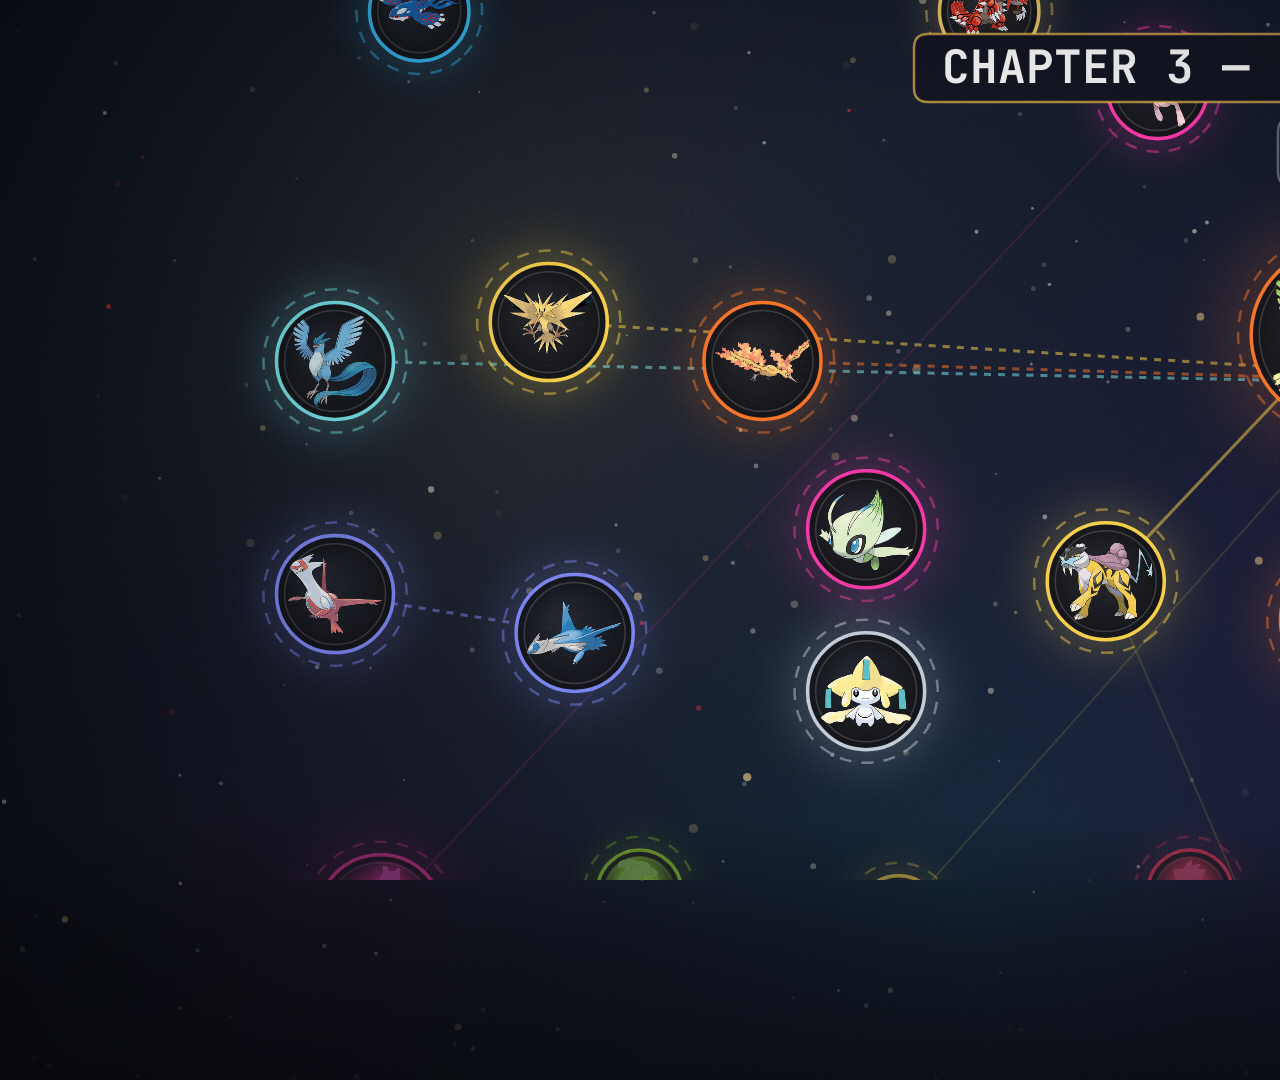
<file: segments/s4/index.html>
<!DOCTYPE html>
<html lang="en"><head><meta charset="UTF-8"/>
<link rel="stylesheet" href="assets/fonts/fonts.css"/>
<style>
*{margin:0;padding:0;box-sizing:border-box}
html,body{width:1920px;height:1080px;overflow:hidden;background:#0B0D14}
#root{position:relative;width:1920px;height:1080px;overflow:hidden;background:#0B0D14}
canvas{display:block}
.preload{position:absolute;left:-9999px;top:0;width:10px;height:10px;visibility:hidden}
</style></head>
<body>
<div id="root" data-composition-id="main" data-start="0" data-duration="159.85" data-width="1920" data-height="1080">
<canvas id="cv" width="1920" height="1080"></canvas>
<img class="preload" id="art144" src="assets/art/art_144_hero.png"/>
<img class="preload" id="art145" src="assets/art/art_145_hero.png"/>
<img class="preload" id="art146" src="assets/art/art_146_hero.png"/>
<img class="preload" id="art243" src="assets/art/art_243_hero.png"/>
<img class="preload" id="art244" src="assets/art/art_244_hero.png"/>
<img class="preload" id="art245" src="assets/art/art_245_hero.png"/>
<img class="preload" id="art249" src="assets/art/art_249_hero.png"/>
<img class="preload" id="art250" src="assets/art/art_250_hero.png"/>
<img class="preload" id="art251" src="assets/art/art_251_hero.png"/>
<img class="preload" id="art380" src="assets/art/art_380_hero.png"/>
<img class="preload" id="art381" src="assets/art/art_381_hero.png"/>
<img class="preload" id="art385" src="assets/art/art_385_hero.png"/>
<img class="preload" id="artg144" src="assets/art/art_g144_hero.png"/>
<img class="preload" id="artg145" src="assets/art/art_g145_hero.png"/>
<img class="preload" id="artg146" src="assets/art/art_g146_hero.png"/>
<img class="preload" id="artsheet" src="assets/art/mapsheet.png"/>
</div>
<script src="assets/gsap.min.js"></script>
<script>
'use strict';
window.__DATA__ = {"seg": 4, "dur": 159.85, "intro": 3.2, "kick": "CHAPTER 3", "title": "THE SKIES REMEMBER", "beats": [{"kind": "mapbeat", "start": 3.2, "end": 4.91, "species": [], "variant": 0}, {"kind": "stage", "start": 4.91, "end": 15.91, "species": [{"name": "Articuno", "dex": 144, "t1": "Ice", "t2": "Flying", "accent": "#7DEFF5", "fact": "NO RECORDED ORIGIN", "grade": "IMPLIED", "hero": false}, {"name": "Zapdos", "dex": 145, "t1": "Electric", "t2": "Flying", "accent": "#FFD84D", "fact": "NO RECORDED ORIGIN", "grade": "IMPLIED", "hero": false}, {"name": "Moltres", "dex": 146, "t1": "Fire", "t2": "Flying", "accent": "#FF7A2A", "fact": "NO RECORDED ORIGIN", "grade": "IMPLIED", "hero": false}], "variant": 0}, {"kind": "stage", "start": 15.91, "end": 26.91, "species": [{"name": "Articuno", "dex": 144, "t1": "Ice", "t2": "Flying", "accent": "#7DEFF5", "fact": "NO RECORDED ORIGIN", "grade": "IMPLIED", "hero": false}, {"name": "Zapdos", "dex": 145, "t1": "Electric", "t2": "Flying", "accent": "#FFD84D", "fact": "NO RECORDED ORIGIN", "grade": "IMPLIED", "hero": false}, {"name": "Moltres", "dex": 146, "t1": "Fire", "t2": "Flying", "accent": "#FF7A2A", "fact": "NO RECORDED ORIGIN", "grade": "IMPLIED", "hero": false}], "variant": 1}, {"kind": "stage", "start": 26.91, "end": 37.91, "species": [{"name": "Articuno", "dex": 144, "t1": "Ice", "t2": "Flying", "accent": "#7DEFF5", "fact": "NO RECORDED ORIGIN", "grade": "IMPLIED", "hero": false}, {"name": "Zapdos", "dex": 145, "t1": "Electric", "t2": "Flying", "accent": "#FFD84D", "fact": "NO RECORDED ORIGIN", "grade": "IMPLIED", "hero": false}, {"name": "Moltres", "dex": 146, "t1": "Fire", "t2": "Flying", "accent": "#FF7A2A", "fact": "NO RECORDED ORIGIN", "grade": "IMPLIED", "hero": false}], "variant": 2}, {"kind": "stage", "start": 37.91, "end": 48.91, "species": [{"name": "Articuno", "dex": 144, "t1": "Ice", "t2": "Flying", "accent": "#7DEFF5", "fact": "NO RECORDED ORIGIN", "grade": "IMPLIED", "hero": false}, {"name": "Zapdos", "dex": 145, "t1": "Electric", "t2": "Flying", "accent": "#FFD84D", "fact": "NO RECORDED ORIGIN", "grade": "IMPLIED", "hero": false}, {"name": "Moltres", "dex": 146, "t1": "Fire", "t2": "Flying", "accent": "#FF7A2A", "fact": "NO RECORDED ORIGIN", "grade": "IMPLIED", "hero": false}], "variant": 0}, {"kind": "stage", "start": 48.91, "end": 59.91, "species": [{"name": "Articuno", "dex": 144, "t1": "Ice", "t2": "Flying", "accent": "#7DEFF5", "fact": "NO RECORDED ORIGIN", "grade": "IMPLIED", "hero": false}, {"name": "Zapdos", "dex": 145, "t1": "Electric", "t2": "Flying", "accent": "#FFD84D", "fact": "NO RECORDED ORIGIN", "grade": "IMPLIED", "hero": false}, {"name": "Moltres", "dex": 146, "t1": "Fire", "t2": "Flying", "accent": "#FF7A2A", "fact": "NO RECORDED ORIGIN", "grade": "IMPLIED", "hero": false}], "variant": 1}, {"kind": "stage", "start": 59.91, "end": 62.07, "species": [{"name": "Articuno", "dex": 144, "t1": "Ice", "t2": "Flying", "accent": "#7DEFF5", "fact": "NO RECORDED ORIGIN", "grade": "IMPLIED", "hero": false}, {"name": "Zapdos", "dex": 145, "t1": "Electric", "t2": "Flying", "accent": "#FFD84D", "fact": "NO RECORDED ORIGIN", "grade": "IMPLIED", "hero": false}, {"name": "Moltres", "dex": 146, "t1": "Fire", "t2": "Flying", "accent": "#FF7A2A", "fact": "NO RECORDED ORIGIN", "grade": "IMPLIED", "hero": false}], "variant": 2}, {"kind": "stage", "start": 62.07, "end": 73.07, "species": [{"name": "Lugia", "dex": 249, "t1": "Psychic", "t2": "Flying", "accent": "#FF3CAC", "fact": "FLED TO THE WHIRL ISLANDS", "grade": null, "hero": false}], "variant": 0}, {"kind": "stage", "start": 73.07, "end": 76.58, "species": [{"name": "Lugia", "dex": 249, "t1": "Psychic", "t2": "Flying", "accent": "#FF3CAC", "fact": "FLED TO THE WHIRL ISLANDS", "grade": null, "hero": false}], "variant": 1}, {"kind": "stage", "start": 76.58, "end": 87.58, "species": [{"name": "Ho-Oh", "dex": 250, "t1": "Fire", "t2": "Flying", "accent": "#FF7A2A", "fact": "BROUGHT THREE BACK FROM THE DEAD", "grade": null, "hero": true}], "variant": 0}, {"kind": "stage", "start": 87.58, "end": 97.78, "species": [{"name": "Ho-Oh", "dex": 250, "t1": "Fire", "t2": "Flying", "accent": "#FF7A2A", "fact": "BROUGHT THREE BACK FROM THE DEAD", "grade": null, "hero": true}], "variant": 1}, {"kind": "stage", "start": 97.78, "end": 108.78, "species": [{"name": "Raikou", "dex": 243, "t1": "Electric", "t2": null, "accent": "#FFD84D", "fact": "THE LIGHTNING THAT STRUCK", "grade": "CANON", "hero": false}, {"name": "Entei", "dex": 244, "t1": "Fire", "t2": null, "accent": "#FF7A2A", "fact": "THE FIRE THAT BURNED", "grade": "CANON", "hero": false}, {"name": "Suicune", "dex": 245, "t1": "Water", "t2": null, "accent": "#38BDF8", "fact": "THE RAIN THAT ENDED IT", "grade": "CANON", "hero": false}], "variant": 0}, {"kind": "stage", "start": 108.78, "end": 119.78, "species": [{"name": "Raikou", "dex": 243, "t1": "Electric", "t2": null, "accent": "#FFD84D", "fact": "THE LIGHTNING THAT STRUCK", "grade": "CANON", "hero": false}, {"name": "Entei", "dex": 244, "t1": "Fire", "t2": null, "accent": "#FF7A2A", "fact": "THE FIRE THAT BURNED", "grade": "CANON", "hero": false}, {"name": "Suicune", "dex": 245, "t1": "Water", "t2": null, "accent": "#38BDF8", "fact": "THE RAIN THAT ENDED IT", "grade": "CANON", "hero": false}], "variant": 1}, {"kind": "stage", "start": 119.78, "end": 130.78, "species": [{"name": "Raikou", "dex": 243, "t1": "Electric", "t2": null, "accent": "#FFD84D", "fact": "THE LIGHTNING THAT STRUCK", "grade": "CANON", "hero": false}, {"name": "Entei", "dex": 244, "t1": "Fire", "t2": null, "accent": "#FF7A2A", "fact": "THE FIRE THAT BURNED", "grade": "CANON", "hero": false}, {"name": "Suicune", "dex": 245, "t1": "Water", "t2": null, "accent": "#38BDF8", "fact": "THE RAIN THAT ENDED IT", "grade": "CANON", "hero": false}], "variant": 2}, {"kind": "stage", "start": 130.78, "end": 136.31, "species": [{"name": "Raikou", "dex": 243, "t1": "Electric", "t2": null, "accent": "#FFD84D", "fact": "THE LIGHTNING THAT STRUCK", "grade": "CANON", "hero": false}, {"name": "Entei", "dex": 244, "t1": "Fire", "t2": null, "accent": "#FF7A2A", "fact": "THE FIRE THAT BURNED", "grade": "CANON", "hero": false}, {"name": "Suicune", "dex": 245, "t1": "Water", "t2": null, "accent": "#38BDF8", "fact": "THE RAIN THAT ENDED IT", "grade": "CANON", "hero": false}], "variant": 0}, {"kind": "stage", "start": 136.31, "end": 140.09, "species": [{"name": "Celebi", "dex": 251, "t1": "Psychic", "t2": "Grass", "accent": "#FF3CAC", "fact": "SLIPS THROUGH TIME", "grade": null, "hero": false}], "variant": 0}, {"kind": "stage", "start": 140.09, "end": 147.89, "species": [{"name": "Latias", "dex": 380, "t1": "Dragon", "t2": "Psychic", "accent": "#818CF8", "fact": "THE EON DUO OF HOENN", "grade": null, "hero": false}, {"name": "Latios", "dex": 381, "t1": "Dragon", "t2": "Psychic", "accent": "#818CF8", "fact": "THE EON DUO OF HOENN", "grade": "IMPLIED", "hero": false}], "variant": 0}, {"kind": "stage", "start": 147.89, "end": 158.89, "species": [{"name": "Jirachi", "dex": 385, "t1": "Steel", "t2": "Psychic", "accent": "#CBD5E1", "fact": "WAKES ONCE EVERY THOUSAND YEARS", "grade": null, "hero": false}], "variant": 0}, {"kind": "stage", "start": 158.89, "end": 159.85, "species": [{"name": "Jirachi", "dex": 385, "t1": "Steel", "t2": "Psychic", "accent": "#CBD5E1", "fact": "WAKES ONCE EVERY THOUSAND YEARS", "grade": null, "hero": false}], "variant": 1}], "specials": [{"kind": "galarian", "start": 28.72, "end": 43.72}, {"kind": "theorytag", "start": 115.97, "end": 126.97, "text": "FAN THEORY \u2014 THE GAMES NEVER NAME WHAT THEY WERE"}], "mapNodes": [{"name": "Arceus", "dex": 493, "rect": [1840, 460], "x": 3200, "y": 345, "accent": "#FFD84D", "state": "lit", "hero": true, "ord": 0, "label": false}, {"name": "Dialga", "dex": 483, "rect": [2530, 230], "x": 2660, "y": 600, "accent": "#CBD5E1", "state": "lit", "hero": false, "ord": 0, "label": false}, {"name": "Palkia", "dex": 484, "rect": [2760, 230], "x": 3200, "y": 650, "accent": "#38BDF8", "state": "lit", "hero": false, "ord": 0, "label": false}, {"name": "Giratina", "dex": 487, "rect": [460, 460], "x": 3740, "y": 600, "accent": "#9D00FF", "state": "lit", "hero": false, "ord": 0, "label": false}, {"name": "Uxie", "dex": 480, "rect": [1840, 230], "x": 2720, "y": 890, "accent": "#FF3CAC", "state": "lit", "hero": false, "ord": 0, "label": false}, {"name": "Mesprit", "dex": 481, "rect": [2070, 230], "x": 3200, "y": 920, "accent": "#FF3CAC", "state": "lit", "hero": false, "ord": 0, "label": false}, {"name": "Azelf", "dex": 482, "rect": [2300, 230], "x": 3680, "y": 890, "accent": "#FF3CAC", "state": "lit", "hero": false, "ord": 0, "label": false}, {"name": "Rayquaza", "dex": 384, "rect": [1150, 230], "x": 1000, "y": 740, "accent": "#818CF8", "state": "lit", "hero": true, "ord": 0, "label": false}, {"name": "Kyogre", "dex": 382, "rect": [690, 230], "x": 560, "y": 1080, "accent": "#38BDF8", "state": "lit", "hero": false, "ord": 0, "label": false}, {"name": "Groudon", "dex": 383, "rect": [920, 230], "x": 1440, "y": 1080, "accent": "#E2BF65", "state": "lit", "hero": false, "ord": 0, "label": false}, {"name": "Mew", "dex": 151, "rect": [920, 0], "x": 1700, "y": 1200, "accent": "#FF3CAC", "state": "lit", "hero": false, "ord": 0, "label": false}, {"name": "Regigigas", "dex": 486, "rect": [230, 460], "x": 5320, "y": 740, "accent": "#FFD84D", "state": "lit", "hero": true, "ord": 0, "label": false}, {"name": "Regirock", "dex": 377, "rect": [2530, 0], "x": 4600, "y": 1120, "accent": "#D6C48A", "state": "lit", "hero": false, "ord": 0, "label": false}, {"name": "Regice", "dex": 378, "rect": [2760, 0], "x": 4960, "y": 1200, "accent": "#7DEFF5", "state": "lit", "hero": false, "ord": 0, "label": false}, {"name": "Registeel", "dex": 379, "rect": [0, 230], "x": 5320, "y": 1240, "accent": "#CBD5E1", "state": "lit", "hero": false, "ord": 0, "label": false}, {"name": "Regieleki", "dex": 894, "rect": [2070, 1380], "x": 5680, "y": 1200, "accent": "#FFD84D", "state": "lit", "hero": false, "ord": 0, "label": false}, {"name": "Regidrago", "dex": 895, "rect": [2300, 1380], "x": 6040, "y": 1120, "accent": "#818CF8", "state": "lit", "hero": false, "ord": 0, "label": false}, {"name": "Articuno", "dex": 144, "rect": [0, 0], "x": 430, "y": 1620, "accent": "#7DEFF5", "state": "new", "hero": false, "ord": 0, "label": false}, {"name": "Zapdos", "dex": 145, "rect": [230, 0], "x": 760, "y": 1560, "accent": "#FFD84D", "state": "new", "hero": false, "ord": 1, "label": false}, {"name": "Moltres", "dex": 146, "rect": [460, 0], "x": 1090, "y": 1620, "accent": "#FF7A2A", "state": "new", "hero": false, "ord": 2, "label": false}, {"name": "Ho-Oh", "dex": 250, "rect": [2070, 0], "x": 1980, "y": 1580, "accent": "#FF7A2A", "state": "new", "hero": true, "ord": 3, "label": true}, {"name": "Lugia", "dex": 249, "rect": [1840, 0], "x": 2380, "y": 1660, "accent": "#FF3CAC", "state": "new", "hero": false, "ord": 4, "label": false}, {"name": "Raikou", "dex": 243, "rect": [1150, 0], "x": 1620, "y": 1960, "accent": "#FFD84D", "state": "new", "hero": false, "ord": 5, "label": false}, {"name": "Entei", "dex": 244, "rect": [1380, 0], "x": 1980, "y": 2020, "accent": "#FF7A2A", "state": "new", "hero": false, "ord": 6, "label": false}, {"name": "Suicune", "dex": 245, "rect": [1610, 0], "x": 2340, "y": 1960, "accent": "#38BDF8", "state": "new", "hero": false, "ord": 7, "label": false}, {"name": "Latias", "dex": 380, "rect": [230, 230], "x": 430, "y": 1980, "accent": "#818CF8", "state": "new", "hero": false, "ord": 8, "label": false}, {"name": "Latios", "dex": 381, "rect": [460, 230], "x": 800, "y": 2040, "accent": "#818CF8", "state": "new", "hero": false, "ord": 9, "label": false}, {"name": "Celebi", "dex": 251, "rect": [2300, 0], "x": 1250, "y": 1880, "accent": "#FF3CAC", "state": "new", "hero": false, "ord": 10, "label": false}, {"name": "Jirachi", "dex": 385, "rect": [1380, 230], "x": 1250, "y": 2130, "accent": "#CBD5E1", "state": "new", "hero": false, "ord": 11, "label": false}, {"name": "Heatran", "dex": 485, "rect": [0, 460], "x": 3820, "y": 1560, "accent": "#FF7A2A", "state": "sil", "hero": false, "ord": 0, "label": false}, {"name": "Cresselia", "dex": 488, "rect": [690, 460], "x": 4180, "y": 1560, "accent": "#FF3CAC", "state": "sil", "hero": false, "ord": 0, "label": false}, {"name": "Darkrai", "dex": 491, "rect": [1380, 460], "x": 4180, "y": 1800, "accent": "#94A3B8", "state": "sil", "hero": false, "ord": 0, "label": false}, {"name": "Shaymin", "dex": 492, "rect": [1610, 460], "x": 3820, "y": 1800, "accent": "#4ADE80", "state": "sil", "hero": false, "ord": 0, "label": false}, {"name": "Manaphy", "dex": 490, "rect": [1150, 460], "x": 3820, "y": 2040, "accent": "#38BDF8", "state": "sil", "hero": false, "ord": 0, "label": false}, {"name": "Phione", "dex": 489, "rect": [920, 460], "x": 4120, "y": 2100, "accent": "#38BDF8", "state": "sil", "hero": false, "ord": 0, "label": false}, {"name": "Reshiram", "dex": 643, "rect": [460, 690], "x": 4780, "y": 1720, "accent": "#818CF8", "state": "sil", "hero": true, "ord": 0, "label": false}, {"name": "Zekrom", "dex": 644, "rect": [690, 690], "x": 5320, "y": 1720, "accent": "#818CF8", "state": "sil", "hero": true, "ord": 0, "label": false}, {"name": "Kyurem", "dex": 646, "rect": [1150, 690], "x": 5050, "y": 1930, "accent": "#818CF8", "state": "sil", "hero": true, "ord": 0, "label": false}, {"name": "Victini", "dex": 494, "rect": [2070, 460], "x": 4550, "y": 1930, "accent": "#FF3CAC", "state": "sil", "hero": false, "ord": 0, "label": false}, {"name": "Tornadus", "dex": 641, "rect": [0, 690], "x": 5600, "y": 1560, "accent": "#A5B4FC", "state": "sil", "hero": false, "ord": 0, "label": false}, {"name": "Thundurus", "dex": 642, "rect": [230, 690], "x": 5900, "y": 1560, "accent": "#FFD84D", "state": "sil", "hero": false, "ord": 0, "label": false}, {"name": "Landorus", "dex": 645, "rect": [920, 690], "x": 5750, "y": 1780, "accent": "#E2BF65", "state": "sil", "hero": false, "ord": 0, "label": false}, {"name": "Enamorus", "dex": 905, "rect": [230, 1610], "x": 6050, "y": 1780, "accent": "#F9A8D4", "state": "sil", "hero": false, "ord": 0, "label": false}, {"name": "Cobalion", "dex": 638, "rect": [2300, 460], "x": 4380, "y": 2130, "accent": "#CBD5E1", "state": "sil", "hero": false, "ord": 0, "label": false}, {"name": "Terrakion", "dex": 639, "rect": [2530, 460], "x": 4720, "y": 2170, "accent": "#D6C48A", "state": "sil", "hero": false, "ord": 0, "label": false}, {"name": "Virizion", "dex": 640, "rect": [2760, 460], "x": 5060, "y": 2130, "accent": "#4ADE80", "state": "sil", "hero": false, "ord": 0, "label": false}, {"name": "Keldeo", "dex": 647, "rect": [1380, 690], "x": 5380, "y": 2170, "accent": "#38BDF8", "state": "sil", "hero": false, "ord": 0, "label": false}, {"name": "Xerneas", "dex": 716, "rect": [2070, 690], "x": 5660, "y": 2040, "accent": "#F9A8D4", "state": "sil", "hero": false, "ord": 0, "label": false}, {"name": "Yveltal", "dex": 717, "rect": [2300, 690], "x": 5960, "y": 2040, "accent": "#94A3B8", "state": "sil", "hero": false, "ord": 0, "label": false}, {"name": "Zygarde", "dex": 718, "rect": [2530, 690], "x": 5810, "y": 2180, "accent": "#818CF8", "state": "sil", "hero": false, "ord": 0, "label": false}, {"name": "Mewtwo", "dex": 150, "rect": [690, 0], "x": 500, "y": 2480, "accent": "#FF3CAC", "state": "sil", "hero": true, "ord": 0, "label": false}, {"name": "Genesect", "dex": 649, "rect": [1840, 690], "x": 900, "y": 2440, "accent": "#A3E635", "state": "sil", "hero": false, "ord": 0, "label": false}, {"name": "Type: Null", "dex": 772, "rect": [460, 920], "x": 1300, "y": 2480, "accent": "#FFD84D", "state": "sil", "hero": false, "ord": 0, "label": false}, {"name": "Silvally", "dex": 773, "rect": [690, 920], "x": 1300, "y": 2680, "accent": "#FFD84D", "state": "sil", "hero": false, "ord": 0, "label": false}, {"name": "Magearna", "dex": 801, "rect": [1610, 1150], "x": 880, "y": 2680, "accent": "#CBD5E1", "state": "sil", "hero": false, "ord": 0, "label": false}, {"name": "Diancie", "dex": 719, "rect": [2760, 690], "x": 500, "y": 2740, "accent": "#D6C48A", "state": "sil", "hero": false, "ord": 0, "label": false}, {"name": "Kubfu", "dex": 891, "rect": [1380, 1380], "x": 1750, "y": 2440, "accent": "#FF3B5C", "state": "sil", "hero": false, "ord": 0, "label": false}, {"name": "Urshifu", "dex": 892, "rect": [1610, 1380], "x": 1750, "y": 2660, "accent": "#FF3B5C", "state": "sil", "hero": false, "ord": 0, "label": false}, {"name": "Pecharunt", "dex": 1025, "rect": [1610, 2070], "x": 2350, "y": 2420, "accent": "#C084FC", "state": "sil", "hero": true, "ord": 0, "label": false}, {"name": "Ogerpon", "dex": 1017, "rect": [230, 2070], "x": 2780, "y": 2420, "accent": "#4ADE80", "state": "sil", "hero": true, "ord": 0, "label": false}, {"name": "Okidogi", "dex": 1014, "rect": [2530, 1840], "x": 2200, "y": 2640, "accent": "#C084FC", "state": "sil", "hero": false, "ord": 0, "label": false}, {"name": "Munkidori", "dex": 1015, "rect": [2760, 1840], "x": 2480, "y": 2680, "accent": "#C084FC", "state": "sil", "hero": false, "ord": 0, "label": false}, {"name": "Fezandipiti", "dex": 1016, "rect": [0, 2070], "x": 2760, "y": 2640, "accent": "#C084FC", "state": "sil", "hero": false, "ord": 0, "label": false}, {"name": "Volcanion", "dex": 721, "rect": [230, 920], "x": 330, "y": 2860, "accent": "#FF7A2A", "state": "sil", "hero": false, "ord": 0, "label": false}, {"name": "Hoopa", "dex": 720, "rect": [0, 920], "x": 680, "y": 2900, "accent": "#FF3CAC", "state": "sil", "hero": false, "ord": 0, "label": false}, {"name": "Marshadow", "dex": 802, "rect": [1840, 1150], "x": 1010, "y": 2890, "accent": "#FF3B5C", "state": "sil", "hero": false, "ord": 0, "label": false}, {"name": "Zeraora", "dex": 807, "rect": [0, 1380], "x": 1260, "y": 2900, "accent": "#FFD84D", "state": "sil", "hero": false, "ord": 0, "label": false}, {"name": "Meloetta", "dex": 648, "rect": [1610, 690], "x": 1570, "y": 2860, "accent": "#FFD84D", "state": "sil", "hero": false, "ord": 0, "label": false}, {"name": "Meltan", "dex": 808, "rect": [230, 1380], "x": 1880, "y": 2900, "accent": "#CBD5E1", "state": "sil", "hero": false, "ord": 0, "label": false}, {"name": "Melmetal", "dex": 809, "rect": [460, 1380], "x": 2190, "y": 2860, "accent": "#CBD5E1", "state": "sil", "hero": false, "ord": 0, "label": false}, {"name": "Zarude", "dex": 893, "rect": [1840, 1380], "x": 2500, "y": 2900, "accent": "#94A3B8", "state": "sil", "hero": false, "ord": 0, "label": false}, {"name": "Deoxys", "dex": 386, "rect": [1610, 230], "x": 3650, "y": 2440, "accent": "#FF3CAC", "state": "sil", "hero": false, "ord": 0, "label": false}, {"name": "Eternatus", "dex": 890, "rect": [1150, 1380], "x": 4450, "y": 2460, "accent": "#C084FC", "state": "sil", "hero": true, "ord": 0, "label": false}, {"name": "Zacian", "dex": 888, "rect": [690, 1380], "x": 3900, "y": 2600, "accent": "#F9A8D4", "state": "sil", "hero": false, "ord": 0, "label": false}, {"name": "Zamazenta", "dex": 889, "rect": [920, 1380], "x": 4280, "y": 2760, "accent": "#FF3B5C", "state": "sil", "hero": false, "ord": 0, "label": false}, {"name": "Calyrex", "dex": 898, "rect": [0, 1610], "x": 4900, "y": 2440, "accent": "#FF3CAC", "state": "sil", "hero": false, "ord": 0, "label": false}, {"name": "Glastrier", "dex": 896, "rect": [2530, 1380], "x": 4780, "y": 2660, "accent": "#7DEFF5", "state": "sil", "hero": false, "ord": 0, "label": false}, {"name": "Spectrier", "dex": 897, "rect": [2760, 1380], "x": 5080, "y": 2660, "accent": "#9D00FF", "state": "sil", "hero": false, "ord": 0, "label": false}, {"name": "Tapu Koko", "dex": 785, "rect": [920, 920], "x": 5300, "y": 2400, "accent": "#FFD84D", "state": "sil", "hero": false, "ord": 0, "label": false}, {"name": "Tapu Lele", "dex": 786, "rect": [1150, 920], "x": 5560, "y": 2440, "accent": "#FF3CAC", "state": "sil", "hero": false, "ord": 0, "label": false}, {"name": "Tapu Bulu", "dex": 787, "rect": [1380, 920], "x": 5820, "y": 2400, "accent": "#4ADE80", "state": "sil", "hero": false, "ord": 0, "label": false}, {"name": "Tapu Fini", "dex": 788, "rect": [1610, 920], "x": 6080, "y": 2440, "accent": "#38BDF8", "state": "sil", "hero": false, "ord": 0, "label": false}, {"name": "Necrozma", "dex": 800, "rect": [1380, 1150], "x": 5640, "y": 2560, "accent": "#FF3CAC", "state": "sil", "hero": true, "ord": 0, "label": false}, {"name": "Cosmog", "dex": 789, "rect": [1840, 920], "x": 5200, "y": 2760, "accent": "#FF3CAC", "state": "sil", "hero": false, "ord": 0, "label": false}, {"name": "Cosmoem", "dex": 790, "rect": [2070, 920], "x": 5460, "y": 2800, "accent": "#FF3CAC", "state": "sil", "hero": false, "ord": 0, "label": false}, {"name": "Solgaleo", "dex": 791, "rect": [2300, 920], "x": 5760, "y": 2740, "accent": "#FF3CAC", "state": "sil", "hero": false, "ord": 0, "label": false}, {"name": "Lunala", "dex": 792, "rect": [2530, 920], "x": 6080, "y": 2780, "accent": "#FF3CAC", "state": "sil", "hero": false, "ord": 0, "label": false}, {"name": "Nihilego", "dex": 793, "rect": [2760, 920], "x": 3520, "y": 2900, "accent": "#D6C48A", "state": "sil", "hero": false, "ord": 0, "label": false}, {"name": "Buzzwole", "dex": 794, "rect": [0, 1150], "x": 3772, "y": 2900, "accent": "#A3E635", "state": "sil", "hero": false, "ord": 0, "label": false}, {"name": "Pheromosa", "dex": 795, "rect": [230, 1150], "x": 4024, "y": 2900, "accent": "#A3E635", "state": "sil", "hero": false, "ord": 0, "label": false}, {"name": "Xurkitree", "dex": 796, "rect": [460, 1150], "x": 4276, "y": 2900, "accent": "#FFD84D", "state": "sil", "hero": false, "ord": 0, "label": false}, {"name": "Celesteela", "dex": 797, "rect": [690, 1150], "x": 4528, "y": 2900, "accent": "#CBD5E1", "state": "sil", "hero": false, "ord": 0, "label": false}, {"name": "Kartana", "dex": 798, "rect": [920, 1150], "x": 4780, "y": 2900, "accent": "#4ADE80", "state": "sil", "hero": false, "ord": 0, "label": false}, {"name": "Guzzlord", "dex": 799, "rect": [1150, 1150], "x": 5032, "y": 2900, "accent": "#94A3B8", "state": "sil", "hero": false, "ord": 0, "label": false}, {"name": "Poipole", "dex": 803, "rect": [2070, 1150], "x": 5284, "y": 2900, "accent": "#C084FC", "state": "sil", "hero": false, "ord": 0, "label": false}, {"name": "Naganadel", "dex": 804, "rect": [2300, 1150], "x": 5536, "y": 2900, "accent": "#C084FC", "state": "sil", "hero": false, "ord": 0, "label": false}, {"name": "Stakataka", "dex": 805, "rect": [2530, 1150], "x": 5788, "y": 2900, "accent": "#D6C48A", "state": "sil", "hero": false, "ord": 0, "label": false}, {"name": "Blacephalon", "dex": 806, "rect": [2760, 1150], "x": 6040, "y": 2900, "accent": "#FF7A2A", "state": "sil", "hero": false, "ord": 0, "label": false}, {"name": "Wo-Chien", "dex": 1001, "rect": [230, 1840], "x": 400, "y": 3180, "accent": "#94A3B8", "state": "sil", "hero": false, "ord": 0, "label": false}, {"name": "Chien-Pao", "dex": 1002, "rect": [460, 1840], "x": 720, "y": 3180, "accent": "#94A3B8", "state": "sil", "hero": false, "ord": 0, "label": false}, {"name": "Ting-Lu", "dex": 1003, "rect": [690, 1840], "x": 400, "y": 3400, "accent": "#94A3B8", "state": "sil", "hero": false, "ord": 0, "label": false}, {"name": "Chi-Yu", "dex": 1004, "rect": [920, 1840], "x": 720, "y": 3400, "accent": "#94A3B8", "state": "sil", "hero": false, "ord": 0, "label": false}, {"name": "Great Tusk", "dex": 984, "rect": [460, 1610], "x": 1180, "y": 3180, "accent": "#E2BF65", "state": "sil", "hero": false, "ord": 0, "label": false}, {"name": "Scream Tail", "dex": 985, "rect": [690, 1610], "x": 1480, "y": 3180, "accent": "#F9A8D4", "state": "sil", "hero": false, "ord": 0, "label": false}, {"name": "Brute Bonnet", "dex": 986, "rect": [920, 1610], "x": 1780, "y": 3180, "accent": "#4ADE80", "state": "sil", "hero": false, "ord": 0, "label": false}, {"name": "Flutter Mane", "dex": 987, "rect": [1150, 1610], "x": 2080, "y": 3180, "accent": "#9D00FF", "state": "sil", "hero": false, "ord": 0, "label": false}, {"name": "Slither Wing", "dex": 988, "rect": [1380, 1610], "x": 2380, "y": 3180, "accent": "#A3E635", "state": "sil", "hero": false, "ord": 0, "label": false}, {"name": "Sandy Shocks", "dex": 989, "rect": [1610, 1610], "x": 2680, "y": 3180, "accent": "#FFD84D", "state": "sil", "hero": false, "ord": 0, "label": false}, {"name": "Roaring Moon", "dex": 1005, "rect": [1150, 1840], "x": 1330, "y": 3370, "accent": "#818CF8", "state": "sil", "hero": false, "ord": 0, "label": false}, {"name": "Walking Wake", "dex": 1009, "rect": [2070, 1840], "x": 1630, "y": 3370, "accent": "#38BDF8", "state": "sil", "hero": false, "ord": 0, "label": false}, {"name": "Gouging Fire", "dex": 1023, "rect": [1150, 2070], "x": 1930, "y": 3370, "accent": "#FF7A2A", "state": "sil", "hero": false, "ord": 0, "label": false}, {"name": "Raging Bolt", "dex": 1022, "rect": [920, 2070], "x": 2230, "y": 3370, "accent": "#FFD84D", "state": "sil", "hero": false, "ord": 0, "label": false}, {"name": "Koraidon", "dex": 1007, "rect": [1610, 1840], "x": 2530, "y": 3370, "accent": "#FF3B5C", "state": "sil", "hero": true, "ord": 0, "label": false}, {"name": "Iron Treads", "dex": 990, "rect": [1840, 1610], "x": 3720, "y": 3180, "accent": "#E2BF65", "state": "sil", "hero": false, "ord": 0, "label": false}, {"name": "Iron Bundle", "dex": 991, "rect": [2070, 1610], "x": 4020, "y": 3180, "accent": "#7DEFF5", "state": "sil", "hero": false, "ord": 0, "label": false}, {"name": "Iron Hands", "dex": 992, "rect": [2300, 1610], "x": 4320, "y": 3180, "accent": "#FF3B5C", "state": "sil", "hero": false, "ord": 0, "label": false}, {"name": "Iron Jugulis", "dex": 993, "rect": [2530, 1610], "x": 4620, "y": 3180, "accent": "#94A3B8", "state": "sil", "hero": false, "ord": 0, "label": false}, {"name": "Iron Moth", "dex": 994, "rect": [2760, 1610], "x": 4920, "y": 3180, "accent": "#FF7A2A", "state": "sil", "hero": false, "ord": 0, "label": false}, {"name": "Iron Thorns", "dex": 995, "rect": [0, 1840], "x": 5220, "y": 3180, "accent": "#D6C48A", "state": "sil", "hero": false, "ord": 0, "label": false}, {"name": "Iron Valiant", "dex": 1006, "rect": [1380, 1840], "x": 3870, "y": 3370, "accent": "#F9A8D4", "state": "sil", "hero": false, "ord": 0, "label": false}, {"name": "Iron Leaves", "dex": 1010, "rect": [2300, 1840], "x": 4170, "y": 3370, "accent": "#4ADE80", "state": "sil", "hero": false, "ord": 0, "label": false}, {"name": "Iron Boulder", "dex": 1020, "rect": [460, 2070], "x": 4470, "y": 3370, "accent": "#D6C48A", "state": "sil", "hero": false, "ord": 0, "label": false}, {"name": "Iron Crown", "dex": 1021, "rect": [690, 2070], "x": 4770, "y": 3370, "accent": "#CBD5E1", "state": "sil", "hero": false, "ord": 0, "label": false}, {"name": "Miraidon", "dex": 1008, "rect": [1840, 1840], "x": 5070, "y": 3370, "accent": "#FFD84D", "state": "sil", "hero": true, "ord": 0, "label": false}, {"name": "Terapagos", "dex": 1024, "rect": [1380, 2070], "x": 3200, "y": 3420, "accent": "#FFD84D", "state": "sil", "hero": true, "ord": 0, "label": false}], "mapEdges": [{"a": 0, "b": 1, "style": "solid"}, {"a": 0, "b": 2, "style": "solid"}, {"a": 0, "b": 3, "style": "solid"}, {"a": 0, "b": 4, "style": "solid"}, {"a": 0, "b": 5, "style": "solid"}, {"a": 0, "b": 6, "style": "solid"}, {"a": 7, "b": 9, "style": "solid"}, {"a": 7, "b": 8, "style": "solid"}, {"a": 11, "b": 12, "style": "solid"}, {"a": 11, "b": 13, "style": "solid"}, {"a": 11, "b": 14, "style": "solid"}, {"a": 11, "b": 15, "style": "solid"}, {"a": 11, "b": 16, "style": "solid"}, {"a": 20, "b": 22, "style": "solid"}, {"a": 20, "b": 23, "style": "solid"}, {"a": 20, "b": 24, "style": "solid"}, {"a": 21, "b": 17, "style": "dashed"}, {"a": 21, "b": 18, "style": "dashed"}, {"a": 21, "b": 19, "style": "dashed"}, {"a": 25, "b": 26, "style": "dashed"}, {"a": 33, "b": 34, "style": "solid"}, {"a": 30, "b": 31, "style": "solid"}, {"a": 41, "b": 39, "style": "dashed"}, {"a": 41, "b": 40, "style": "dashed"}, {"a": 41, "b": 42, "style": "solid"}, {"a": 43, "b": 44, "style": "solid"}, {"a": 43, "b": 45, "style": "solid"}, {"a": 43, "b": 46, "style": "solid"}, {"a": 49, "b": 47, "style": "solid"}, {"a": 49, "b": 48, "style": "solid"}, {"a": 10, "b": 50, "style": "callback"}, {"a": 52, "b": 53, "style": "solid"}, {"a": 56, "b": 57, "style": "solid"}, {"a": 68, "b": 69, "style": "solid"}, {"a": 58, "b": 60, "style": "chain"}, {"a": 58, "b": 61, "style": "chain"}, {"a": 58, "b": 62, "style": "chain"}, {"a": 58, "b": 59, "style": "truth"}, {"a": 0, "b": 52, "style": "callback"}, {"a": 83, "b": 84, "style": "solid"}, {"a": 84, "b": 85, "style": "solid"}, {"a": 84, "b": 86, "style": "solid"}, {"a": 82, "b": 85, "style": "chain"}, {"a": 82, "b": 86, "style": "chain"}, {"a": 78, "b": 85, "style": "dashed"}, {"a": 78, "b": 86, "style": "dashed"}, {"a": 72, "b": 73, "style": "clash"}, {"a": 72, "b": 74, "style": "clash"}, {"a": 73, "b": 74, "style": "dashed"}, {"a": 75, "b": 76, "style": "solid"}, {"a": 75, "b": 77, "style": "solid"}, {"a": 94, "b": 95, "style": "solid"}, {"a": 124, "b": 112, "style": "dashed"}, {"a": 124, "b": 123, "style": "dashed"}, {"a": 24, "b": 109, "style": "echo"}, {"a": 23, "b": 110, "style": "echo"}, {"a": 22, "b": 111, "style": "echo"}, {"a": 43, "b": 122, "style": "echo"}, {"a": 44, "b": 121, "style": "echo"}, {"a": 45, "b": 120, "style": "echo"}], "mapFit": {"s": 0.6422, "ox": 57.7, "oy": -684.9, "r": 58}, "mapNewCount": 12, "counter": [{"t": 0, "n": 17}, {"t": 5.26, "n": 18}, {"t": 6.12, "n": 19}, {"t": 6.84, "n": 20}, {"t": 62.42, "n": 21}, {"t": 76.93, "n": 22}, {"t": 98.13, "n": 23}, {"t": 98.75, "n": 24}, {"t": 99.23, "n": 25}, {"t": 136.66, "n": 26}, {"t": 140.44, "n": 27}, {"t": 141.06, "n": 28}, {"t": 148.24, "n": 29}], "imgs": ["144", "145", "146", "243", "244", "245", "249", "250", "251", "380", "381", "385", "g144", "g145", "g146", "sheet"]};
const W = 1920, H = 1080, DUR = 159.85;
const cv = document.getElementById('cv');
const ctx = cv.getContext('2d');
const SILCACHE = {};
function silCanvas(key, fill){
  const img = IMG[key];
  if(!img || !img.complete || !img.naturalWidth) return null;
  const ck = key + '|' + fill;
  if(SILCACHE[ck]) return SILCACHE[ck];
  const cv2 = document.createElement('canvas');
  cv2.width = img.naturalWidth; cv2.height = img.naturalHeight;
  const g = cv2.getContext('2d');
  g.drawImage(img, 0, 0);
  g.globalCompositeOperation = 'source-in';
  if(fill === 'slate'){
    const gr = g.createLinearGradient(0, 0, 0, cv2.height);
    gr.addColorStop(0, '#2E3A58'); gr.addColorStop(1, '#1B2338');
    g.fillStyle = gr;
  } else g.fillStyle = fill;
  g.fillRect(0, 0, cv2.width, cv2.height);
  SILCACHE[ck] = cv2;
  return cv2;
}
/* Blacked-out mystery shape: accent rim-glow halo + lifted slate body. */
function drawSilhouette(c, key, cx, cy, size, accent, alpha=1){
  const sil = silCanvas(key, 'slate'), rim = silCanvas(key, accent);
  if(!sil || !rim) return;
  c.save(); c.globalAlpha *= alpha;
  c.save();
  c.shadowColor = accent; c.shadowBlur = 30;
  c.drawImage(rim, cx - size/2, cy - size/2, size, size);
  c.drawImage(rim, cx - size/2, cy - size/2, size, size);
  c.restore();
  c.drawImage(sil, cx - size/2, cy - size/2, size, size);
  c.restore();
}
const PAL = {
  plate:'#17181D', offWhite:'#EDEDED', silver:'#B4BCC6',
  gold:'#E6B84C', goldBright:'#F4D58D', goldSpec:'#FFD000',
  cyan:'#4BC8E8', cyanSpec:'#38BDF8', magenta:'#E0569B', crimson:'#E53946',
  crimsonSpec:'#FF3B5C', violet:'#7E3AF2',
  goldVivid:'#FFD84D', goldHot:'#FFF3B0', cyanVivid:'#00E5FF', blueDeep:'#3B82F6',
  magentaVivid:'#FF3CAC', magentaDeep:'#D946EF', crimsonVivid:'#FF1E56',
  ultraViolet:'#9D00FF', slateSil:'#26304A',
  badges:{
    normal:{bg:'#D4D2C5',fg:'#121212',border:'#EAE8DC'},
    steel:{bg:'#B8C2CC',fg:'#121212',border:'#D7E0E8'},
    dragon:{bg:'#4F3A9E',fg:'#EDEDED',border:'#7560C4'},
    water:{bg:'#2B6CB0',fg:'#EDEDED',border:'#4E8FD4'},
    ghost:{bg:'#533A7B',fg:'#EDEDED',border:'#7B5DA8'},
    canon:{bg:'#2C1B12',fg:'#E6B84C',border:'#E6B84C'},
    implied:{bg:'#23262D',fg:'#EDEDED',border:'#B4BCC6'},
    theory:{bg:'#1D1430',fg:'#C4A6F5',border:'#7E3AF2'}
  }
};
const clamp=(v,a=0,b=1)=>Math.max(a,Math.min(b,v));
const lerp=(a,b,t)=>a+(b-a)*t;
const norm=(t,s,e)=>clamp((t-s)/(e-s),0,1);
const easeOutCubic=x=>1-Math.pow(1-x,3);
const easeInOutCubic=x=>(x<0.5?4*x*x*x:1-Math.pow(-2*x+2,3)/2);
const easeOutQuart=x=>1-Math.pow(1-x,4);
const easeOutExpo=x=>(x===1?1:1-Math.pow(2,-10*x));
function cubicBezierPoint(p0,p1,p2,p3,t){
  const u=1-t,tt=t*t,uu=u*u,uuu=uu*u,ttt=tt*t;
  return {x:uuu*p0.x+3*uu*t*p1.x+3*u*tt*p2.x+ttt*p3.x,
          y:uuu*p0.y+3*uu*t*p1.y+3*u*tt*p2.y+ttt*p3.y};
}
function createSeededRandom(seed){let s=seed>>>0;return()=>{s=(s*1664525+1013904223)>>>0;return s/4294967296;};}
function hexA(hex,a){
  const r=parseInt(hex.slice(1,3),16),g=parseInt(hex.slice(3,5),16),b=parseInt(hex.slice(5,7),16);
  return `rgba(${r},${g},${b},${a})`;
}
function textW(c,txt,font){ c.font=font; return c.measureText(txt).width; }

/* ---- deterministic particle fields ---- */
const rand = createSeededRandom(40125);
const starsFar = Array.from({length:150},()=>({
  x:rand()*W, y:rand()*H, r:0.8+rand()*1.7, phase:rand()*Math.PI*2, tw:0.5+rand()*1.6
}));
const starsNear = Array.from({length:60},()=>({
  x:rand()*W, y:rand()*H, r:1.6+rand()*2.2, speed:9+rand()*13, phase:rand()*Math.PI*2
}));
const embers = Array.from({length:85},(_,i)=>({
  x:rand()*W, y:rand()*H, radius:1.4+rand()*3.2, speedY:10+rand()*24,
  driftX:(rand()-0.5)*18, phase:rand()*Math.PI*2, alpha:0.16+rand()*0.48,
  isCrimson:i%4===0
}));
const shards = Array.from({length:30},(_,i)=>{
  const angle=(i/22)*Math.PI*2+(rand()-0.5)*0.35;
  return { baseX:1300+Math.cos(angle)*(250+rand()*320), baseY:560+Math.sin(angle)*(110+rand()*130),
    size:16+rand()*36, rot:rand()*Math.PI*2, rotSpeed:(rand()-0.5)*0.55,
    bobAmp:8+rand()*15, phase:rand()*Math.PI*2, sides:3+Math.floor(rand()*3),
    near:i%2===0, rimColor:i%2===0?PAL.crimson:PAL.violet };
});
const eggMotes = Array.from({length:36},(_,i)=>({
  ang:rand()*Math.PI*2, rad:150+rand()*130, speed:(0.25+rand()*0.5)*(i%2?1:-1),
  size:1.6+rand()*2.6, phase:rand()*Math.PI*2
}));
/* film grain: 4 seeded noise tiles, cycled by frame index (deterministic) */
const grainTiles=[], grainPats=[];
(function(){
  const gr=createSeededRandom(777);
  for(let k=0;k<4;k++){
    const tc=document.createElement('canvas'); tc.width=tc.height=256;
    const tg=tc.getContext('2d'); const id=tg.createImageData(256,256);
    for(let i=0;i<id.data.length;i+=4){
      const v=Math.floor(gr()*255);
      id.data[i]=id.data[i+1]=id.data[i+2]=v; id.data[i+3]=255;
    }
    tg.putImageData(id,0,0);
    grainTiles.push(tc); grainPats.push(ctx.createPattern(tc,'repeat'));
  }
})();
/* nebula haze blobs (organic depth, slow parallax drift) */
const nebula=[
  {x:480,y:280,r:720,color:'#FFD84D',a:0.085,ph:0.0,sp:0.11,dx:46,dy:26},
  {x:1500,y:720,r:820,color:'#9D00FF',a:0.095,ph:2.1,sp:0.08,dx:38,dy:30},
  {x:1020,y:920,r:640,color:'#00E5FF',a:0.062,ph:4.2,sp:0.13,dx:52,dy:20},
  {x:300,y:980,r:520,color:'#FF1E56',a:0.050,ph:1.2,sp:0.09,dx:30,dy:22}
];

/* ---- drawing primitives ---- */
function drawRoundedRect(c,x,y,w,h,r){
  const radius=Math.min(r,w/2,h/2);
  c.beginPath();
  c.moveTo(x+radius,y); c.lineTo(x+w-radius,y); c.quadraticCurveTo(x+w,y,x+w,y+radius);
  c.lineTo(x+w,y+h-radius); c.quadraticCurveTo(x+w,y+h,x+w-radius,y+h);
  c.lineTo(x+radius,y+h); c.quadraticCurveTo(x,y+h,x,y+h-radius);
  c.lineTo(x,y+radius); c.quadraticCurveTo(x,y,x+radius,y); c.closePath();
}
/* Type/verification pill — 46px JetBrains Mono (cap height ~33.5px), height 68. Returns width. */
const BADGE_FONT='700 46px "JetBrains Mono", monospace';
function badgeWidth(c,text){ return Math.ceil(textW(c,text,BADGE_FONT)+52); }
function drawTypeBadge(c,text,x,y,styleObj,align='left'){
  c.save();
  c.font=BADGE_FONT;
  const pillW=badgeWidth(c,text), pillH=68;
  const drawX=align==='center'?x-pillW/2:align==='right'?x-pillW:x;
  drawRoundedRect(c,drawX,y,pillW,pillH,14);
  c.fillStyle=styleObj.bg; c.fill();
  c.lineWidth=2.5; c.strokeStyle=styleObj.border; c.stroke();
  c.fillStyle=styleObj.fg; c.textAlign='center'; c.textBaseline='middle';
  c.fillText(text,drawX+pillW/2,y+pillH/2+2);
  c.restore();
  return pillW;
}
/* Obsidian glass editorial card. jagged=true swaps the accent bar for a torn strip. */
function drawEditorialCard(c,x,y,w,h,accentColor,alpha=1,jagged=false){
  c.save(); c.globalAlpha*=alpha;
  c.shadowColor='rgba(0,0,0,0.72)'; c.shadowBlur=32; c.shadowOffsetY=12;
  drawRoundedRect(c,x,y,w,h,16);
  const grad=c.createLinearGradient(x,y,x+w,y+h);
  grad.addColorStop(0,'#1B1D23'); grad.addColorStop(1,'#131418');
  c.fillStyle=grad; c.fill();
  c.shadowColor='transparent'; c.shadowBlur=0; c.shadowOffsetY=0;
  /* luminous accent border + inner specular rim (v2.2 premium frame) */
  c.lineWidth=2.5; c.strokeStyle=hexA(accentColor,0.62); c.stroke();
  drawRoundedRect(c,x+4,y+4,w-8,h-8,13);
  c.lineWidth=1.5; c.strokeStyle='rgba(255,255,255,0.09)'; c.stroke();
  const specG=c.createLinearGradient(x,y,x+w,y);
  specG.addColorStop(0,'rgba(255,255,255,0)');
  specG.addColorStop(0.5,'rgba(255,255,255,0.20)');
  specG.addColorStop(1,'rgba(255,255,255,0)');
  c.fillStyle=specG; c.fillRect(x+18,y+1.5,w-36,2);
  if(jagged){
    c.beginPath();
    const seg=7, x0=x, wBar=8;
    c.moveTo(x0+2,y+16);
    for(let i=1;i<=seg;i++){
      const yy=y+16+(h-32)*i/seg;
      c.lineTo(x0+2+(i%2?wBar:2),yy);
    }
    c.lineTo(x0+2,y+h-16); c.closePath();
    c.fillStyle=accentColor; c.fill();
  } else {
    drawRoundedRect(c,x,y+14,7,h-28,4); c.fillStyle=accentColor; c.fill();
  }
  c.restore();
}
function drawMedallionBase(c,cx,cy,r,accentColor,t,alpha=1){
  c.save(); c.globalAlpha*=alpha;
  const aura=c.createRadialGradient(cx,cy,r*0.25,cx,cy,r*2.15);
  aura.addColorStop(0,hexA(accentColor,0.33)); aura.addColorStop(0.55,hexA(accentColor,0.09));
  aura.addColorStop(1,'rgba(11,13,18,0)');
  c.fillStyle=aura; c.beginPath(); c.arc(cx,cy,r*2.15,0,Math.PI*2); c.fill();
  c.save(); c.translate(cx,cy); c.rotate(t*0.25);
  c.strokeStyle=hexA(accentColor,0.47); c.lineWidth=2.5; c.setLineDash([12,10]);
  c.beginPath(); c.arc(0,0,r+13,0,Math.PI*2); c.stroke(); c.setLineDash([]); c.restore();
  const coreGrad=c.createRadialGradient(cx-r*0.25,cy-r*0.25,r*0.1,cx,cy,r);
  coreGrad.addColorStop(0,'#23252E'); coreGrad.addColorStop(1,'#121317');
  c.fillStyle=coreGrad; c.beginPath(); c.arc(cx,cy,r,0,Math.PI*2); c.fill();
  c.lineWidth=3.5; c.strokeStyle=accentColor; c.stroke();
  c.lineWidth=1.5; c.strokeStyle='rgba(237,237,237,0.18)';
  c.beginPath(); c.arc(cx,cy,r-8,0,Math.PI*2); c.stroke();
  c.restore();
}
function drawNodeArt(c,img,cx,cy,r,alpha=1,dim=0){
  c.save(); c.globalAlpha*=alpha;
  c.beginPath(); c.arc(cx,cy,r-6,0,Math.PI*2); c.clip();
  const s=(r-6)*2;
  c.drawImage(img,cx-s/2,cy-s/2,s,s);
  if(dim>0){ c.fillStyle=`rgba(8,9,13,${dim})`; c.fillRect(cx-r,cy-r,r*2,r*2); }
  c.restore();
}
/* Hero art: volumetric rim glow + optional astrolabe ring (Arceus only). */
function drawHeroArt(c,img,cx,cy,size,accent,t,alpha=1,phase=0,ringStyle='none',rimColor=null){
  c.save(); c.globalAlpha*=alpha;
  const bobY=Math.sin(t*0.9+phase)*7;
  const breathe=1+0.012*Math.sin(t*0.7+phase);
  const yy=cy+bobY, ss=size*breathe;
  const haloCol = rimColor || accent;
  const aura=c.createRadialGradient(cx,yy,size*0.1,cx,yy,size*1.12);
  aura.addColorStop(0,hexA(haloCol,0.50)); aura.addColorStop(0.55,hexA(haloCol,0.17));
  aura.addColorStop(1,'rgba(11,13,18,0)');
  c.fillStyle=aura; c.beginPath(); c.arc(cx,yy,size*1.12,0,Math.PI*2); c.fill();
  /* edge rim-glow: blurred accent silhouette hugs the sprite's outline */
  if(rimColor){
    const rimCv = silCanvas(IMGKEY.get(img), rimColor);
    if(rimCv){
      c.save();
      c.shadowColor=rimColor; c.shadowBlur=30; c.globalAlpha*=0.92;
      c.drawImage(rimCv,cx-ss/2,yy-ss/2,ss,ss);
      c.drawImage(rimCv,cx-ss/2,yy-ss/2,ss,ss);
      c.restore();
    }
  }
  if(ringStyle==='astrolabe'){
    c.save(); c.translate(cx,yy); c.rotate(t*0.18);
    c.strokeStyle=hexA(accent,0.5); c.lineWidth=3; c.setLineDash([16,12]);
    c.beginPath(); c.arc(0,0,size*0.60,0,Math.PI*2); c.stroke(); c.setLineDash([]); c.restore();
    c.strokeStyle=hexA(accent,0.85); c.lineWidth=2.5;
    c.beginPath(); c.arc(cx,yy,size*0.565,0,Math.PI*2); c.stroke();
  }
  c.save();
  c.shadowColor='rgba(0,0,0,0.65)'; c.shadowBlur=30; c.shadowOffsetY=16;
  c.drawImage(img,cx-ss/2,yy-ss/2,ss,ss);
  c.restore();
  c.restore();
}
function drawLineageThread(c,p0,p1,p2,p3,color,progress,t,alpha=1){
  if(progress<=0.001) return;
  c.save(); c.globalAlpha*=alpha;
  const steps=48, maxStep=Math.floor(steps*progress);
  c.beginPath();
  for(let i=0;i<=maxStep;i++){
    const pt=cubicBezierPoint(p0,p1,p2,p3,i/steps);
    if(i===0)c.moveTo(pt.x,pt.y); else c.lineTo(pt.x,pt.y);
  }
  c.strokeStyle=hexA(color,0.27); c.lineWidth=10; c.lineCap='round'; c.stroke();
  c.strokeStyle=color; c.lineWidth=3.2; c.stroke();
  if(progress<0.99){
    const head=cubicBezierPoint(p0,p1,p2,p3,progress);
    c.fillStyle='#EDEDED'; c.shadowColor=color; c.shadowBlur=18;
    c.beginPath(); c.arc(head.x,head.y,6,0,Math.PI*2); c.fill(); c.shadowBlur=0;
  }
  if(progress>0.35){
    for(let p=0;p<2;p++){
      const pulseT=(t*0.42+p*0.5)%1;
      if(pulseT<=progress){
        const pt=cubicBezierPoint(p0,p1,p2,p3,pulseT);
        const grad=c.createRadialGradient(pt.x,pt.y,1,pt.x,pt.y,18);
        grad.addColorStop(0,'#EDEDED'); grad.addColorStop(0.35,color); grad.addColorStop(1,'rgba(0,0,0,0)');
        c.fillStyle=grad; c.beginPath(); c.arc(pt.x,pt.y,18,0,Math.PI*2); c.fill();
      }
    }
  }
  c.restore();
}
/* expanding pulse rings (stage VFX) */
function fxPulseRings(color,speed,spacing,maxR=330){
  return (c,t,cx,cy)=>{
    c.save();
    for(let k=0;k<3;k++){
      const r=((t*speed+k*spacing)%maxR);
      const a=(1-r/maxR)*0.34;
      if(a<=0) continue;
      c.strokeStyle=hexA(color,a); c.lineWidth=2.5;
      c.beginPath(); c.arc(cx,cy,r,0,Math.PI*2); c.stroke();
    }
    c.restore();
  };
}

/* foreground depth motes: drift IN FRONT of hero sprites (layer c) */
const fgMotes = Array.from({length:30},(_,i)=>({
  x:rand()*W, y:rand()*H, r:1.3+rand()*3.1, sp:14+rand()*26,
  drift:(rand()-0.5)*22, phase:rand()*Math.PI*2, big:i%6===0
}));
function drawFgMotes(c,t,color,alpha=1){
  c.save();
  for(const m of fgMotes){
    const py=(m.y - t*m.sp + H*4)%H;
    const px=(m.x + Math.sin(t*0.6+m.phase)*30 + t*m.drift + W*4)%W;
    if(py < H*0.30) continue; /* concentrate on the lower two-thirds */
    const tw=0.35+0.65*(0.5+0.5*Math.sin(t*2.1+m.phase));
    c.globalAlpha=alpha*tw*(m.big?0.5:0.75);
    if(m.big){
      const g=c.createRadialGradient(px,py,0.5,px,py,m.r*5);
      g.addColorStop(0,hexA(color,0.5)); g.addColorStop(1,'rgba(0,0,0,0)');
      c.fillStyle=g; c.beginPath(); c.arc(px,py,m.r*5,0,Math.PI*2); c.fill();
    } else {
      c.fillStyle=color;
      c.beginPath(); c.arc(px,py,m.r,0,Math.PI*2); c.fill();
    }
  }
  c.restore();
}

/* ---- vector emblems (showcase ports) ---- */
function drawArceusEmblem(c,cx,cy,scale,t,alpha=1){
  c.save(); c.globalAlpha*=alpha; c.translate(cx,cy); c.scale(scale,scale);
  c.strokeStyle=PAL.gold; c.lineWidth=4.5;
  c.beginPath(); c.arc(0,0,34,0,Math.PI*2); c.stroke();
  c.fillStyle=PAL.goldBright;
  for(let i=0;i<4;i++){
    c.save(); c.rotate((i*Math.PI)/2);
    c.beginPath(); c.moveTo(0,-48); c.lineTo(8,-14); c.lineTo(0,-6); c.lineTo(-8,-14); c.closePath(); c.fill(); c.restore();
  }
  const pulse=0.78+0.22*Math.sin(t*3.5);
  for(let i=0;i<4;i++){
    const ang=(i*Math.PI)/2+Math.PI/4, jx=Math.cos(ang)*34, jy=Math.sin(ang)*34;
    c.fillStyle='#34D399'; c.globalAlpha=alpha*pulse;
    c.beginPath(); c.arc(jx,jy,4.5,0,Math.PI*2); c.fill();
    c.globalAlpha=alpha; c.strokeStyle=PAL.goldBright; c.lineWidth=2; c.stroke();
  }
  c.fillStyle='#121212'; c.strokeStyle=PAL.gold; c.lineWidth=3;
  c.beginPath(); c.moveTo(0,-11); c.lineTo(11,0); c.lineTo(0,11); c.lineTo(-11,0); c.closePath(); c.fill(); c.stroke();
  c.restore();
}
function drawDialgaEmblem(c,cx,cy,scale,t,alpha=1){
  c.save(); c.globalAlpha*=alpha; c.translate(cx,cy); c.scale(scale,scale);
  c.strokeStyle=PAL.cyan; c.lineWidth=3.5;
  c.beginPath(); c.arc(0,0,38,0,Math.PI*2); c.stroke();
  for(let i=0;i<12;i++){
    const ang=(i/12)*Math.PI*2, inner=i%3===0?27:31;
    c.strokeStyle=i%3===0?'#EDEDED':PAL.cyan; c.lineWidth=i%3===0?3:2;
    c.beginPath(); c.moveTo(Math.cos(ang)*inner,Math.sin(ang)*inner);
    c.lineTo(Math.cos(ang)*37,Math.sin(ang)*37); c.stroke();
  }
  c.strokeStyle='#EDEDED'; c.lineWidth=3.2; c.lineCap='round';
  c.beginPath(); c.moveTo(0,0);
  c.lineTo(Math.cos(t*0.8-Math.PI/2)*23,Math.sin(t*0.8-Math.PI/2)*23); c.stroke();
  c.strokeStyle=PAL.cyan; c.lineWidth=2.4;
  c.beginPath(); c.moveTo(0,0);
  c.lineTo(Math.cos(t*2.8-Math.PI/2)*30,Math.sin(t*2.8-Math.PI/2)*30); c.stroke();
  c.fillStyle=PAL.cyan;
  c.beginPath(); c.moveTo(0,-12); c.lineTo(9,0); c.lineTo(0,12); c.lineTo(-9,0); c.closePath(); c.fill();
  c.strokeStyle='#EDEDED'; c.lineWidth=2; c.stroke();
  c.restore();
}
function drawPalkiaEmblem(c,cx,cy,scale,t,alpha=1){
  c.save(); c.globalAlpha*=alpha; c.translate(cx,cy); c.scale(scale,scale);
  const ringAngles=[0.45+t*0.25,-0.45-t*0.2,Math.PI/2+t*0.15];
  ringAngles.forEach((ang,idx)=>{
    c.save(); c.rotate(ang);
    c.strokeStyle=idx===0?PAL.magenta:idx===1?'#F294C3':'rgba(237,237,237,0.65)';
    c.lineWidth=idx===2?2.2:3.2;
    c.beginPath(); c.ellipse(0,0,40,15,0,0,Math.PI*2); c.stroke(); c.restore();
  });
  const pearl=c.createRadialGradient(-4,-4,2,0,0,14);
  pearl.addColorStop(0,'#FFF0F6'); pearl.addColorStop(0.55,PAL.magenta); pearl.addColorStop(1,'#751D4A');
  c.fillStyle=pearl; c.beginPath(); c.arc(0,0,13,0,Math.PI*2); c.fill();
  c.strokeStyle='#EDEDED'; c.lineWidth=2; c.stroke();
  c.restore();
}
function drawGiratinaEmblem(c,cx,cy,scale,t,alpha=1){
  c.save(); c.globalAlpha*=alpha; c.translate(cx,cy); c.scale(scale,scale);
  c.strokeStyle=PAL.violet; c.lineWidth=2.5;
  c.beginPath(); c.arc(0,0,36,0,Math.PI*2); c.stroke();
  c.fillStyle=PAL.gold; c.strokeStyle='#121212'; c.lineWidth=2;
  [-1,1].forEach(dir=>{
    c.save(); c.scale(dir,1);
    c.beginPath(); c.moveTo(5,-6); c.quadraticCurveTo(28,-14,38,-36);
    c.quadraticCurveTo(32,-2,14,14); c.closePath(); c.fill(); c.stroke();
    c.beginPath(); c.moveTo(8,12); c.lineTo(31,20); c.lineTo(14,29); c.closePath(); c.fill(); c.stroke();
    c.restore();
  });
  c.fillStyle='#17181E'; c.strokeStyle=PAL.gold; c.lineWidth=2.5;
  c.beginPath(); c.moveTo(0,-24); c.lineTo(15,-4); c.lineTo(10,22); c.lineTo(0,32);
  c.lineTo(-10,22); c.lineTo(-15,-4); c.closePath(); c.fill(); c.stroke();
  const eyeGlow=0.8+0.2*Math.sin(t*6);
  c.fillStyle=PAL.crimson; c.shadowColor=PAL.crimson; c.shadowBlur=12*eyeGlow;
  c.beginPath(); c.moveTo(-10,-2); c.lineTo(-3,2); c.lineTo(-9,6); c.closePath(); c.fill();
  c.beginPath(); c.moveTo(10,-2); c.lineTo(3,2); c.lineTo(9,6); c.closePath(); c.fill();
  c.restore();
}
/* ---- Cosmic Egg v2: volumetric golden relic (rays, motes, core, specular) ---- */
function drawAstrolabeRing(c,cx,cy,radius,speed,dash,color,lineW,nodes,t){
  c.save(); c.translate(cx,cy); c.rotate(t*speed);
  c.strokeStyle=color; c.lineWidth=lineW;
  if(dash)c.setLineDash(dash);
  c.beginPath(); c.arc(0,0,radius,0,Math.PI*2); c.stroke(); c.setLineDash([]);
  for(let k=0;k<nodes;k++){
    const a=(k/nodes)*Math.PI*2;
    c.fillStyle=k%2===0?PAL.goldBright:'#EDEDED';
    c.beginPath(); c.arc(Math.cos(a)*radius,Math.sin(a)*radius,k%2===0?4:2.5,0,Math.PI*2); c.fill();
  }
  c.restore();
}
function drawEgg(c,cx,cy,appear,t,pulseTimes=[],crackP=0){
  c.save();
  /* rotating ray corona (additive) */
  c.save(); c.globalCompositeOperation='lighter';
  c.translate(cx,cy); c.rotate(t*0.05);
  for(let i=0;i<12;i++){
    const a=(i/12)*Math.PI*2 + Math.sin(t*0.4+i)*0.02;
    const len=300+60*Math.sin(t*0.7+i*1.7);
    const g=c.createLinearGradient(0,0,Math.cos(a)*len,Math.sin(a)*len);
    g.addColorStop(0,'rgba(230,184,76,0.10)'); g.addColorStop(1,'rgba(230,184,76,0)');
    c.fillStyle=g;
    c.beginPath(); c.moveTo(0,0);
    c.lineTo(Math.cos(a-0.045)*len,Math.sin(a-0.045)*len);
    c.lineTo(Math.cos(a+0.045)*len,Math.sin(a+0.045)*len);
    c.closePath(); c.fill();
  }
  c.restore();
  /* halo */
  const glow=c.createRadialGradient(cx,cy,18,cx,cy,300);
  glow.addColorStop(0,'rgba(230,184,76,0.45)'); glow.addColorStop(0.5,'rgba(230,184,76,0.11)');
  glow.addColorStop(1,'rgba(11,13,18,0)');
  c.fillStyle=glow; c.beginPath(); c.arc(cx,cy,300,0,Math.PI*2); c.fill();
  /* ground shadow */
  c.save(); c.translate(cx,cy+178); c.scale(1,0.24);
  const sh=c.createRadialGradient(0,0,8,0,0,190);
  sh.addColorStop(0,'rgba(0,0,0,0.55)'); sh.addColorStop(1,'rgba(0,0,0,0)');
  c.fillStyle=sh; c.beginPath(); c.arc(0,0,190,0,Math.PI*2); c.fill(); c.restore();
  drawAstrolabeRing(c,cx,cy,142*appear,0.35,[18,14],'rgba(230,184,76,0.65)',2.5,8,t);
  drawAstrolabeRing(c,cx,cy,186*appear,-0.22,[6,12],'rgba(237,237,237,0.25)',2.0,12,t);
  drawAstrolabeRing(c,cx,cy,226*appear,0.14,null,'rgba(230,184,76,0.18)',2.0,4,t);
  /* orbiting gold motes */
  c.save();
  for(const m of eggMotes){
    const a=m.ang+t*m.speed;
    const mx=cx+Math.cos(a)*m.rad*appear, my=cy+Math.sin(a)*m.rad*0.82*appear;
    const tw=0.5+0.5*Math.sin(t*2.2+m.phase);
    c.globalAlpha=0.25+0.55*tw; c.fillStyle=PAL.goldBright;
    c.beginPath(); c.arc(mx,my,m.size,0,Math.PI*2); c.fill();
  }
  c.restore();
  /* shell */
  let pulse=1+0.10*Math.exp(-Math.pow(t-16.38,2)/0.08); /* VO heartbeat (ep 66.38) */
  for(const pt of pulseTimes) pulse*=1+0.07*Math.exp(-Math.pow(t-pt,2)/0.10);
  c.save(); c.translate(cx,cy);
  const eggScale=(0.72+0.28*appear)*(1+0.025*Math.sin(t*3.2))*pulse;
  c.scale(eggScale,eggScale);
  const shellPath=()=>{
    c.beginPath();
    c.moveTo(0,-104);
    c.bezierCurveTo(64,-104,84,-14,74,48);
    c.bezierCurveTo(66,94,34,112,0,112);
    c.bezierCurveTo(-34,112,-66,94,-74,48);
    c.bezierCurveTo(-84,-14,-64,-104,0,-104);
    c.closePath();
  };
  shellPath();
  const shellGrad=c.createRadialGradient(-22,-32,10,0,10,125);
  shellGrad.addColorStop(0,'#FFF2CC'); shellGrad.addColorStop(0.38,PAL.gold);
  shellGrad.addColorStop(0.82,'#8F6A1E'); shellGrad.addColorStop(1,'#2D220D');
  c.fillStyle=shellGrad; c.fill();
  /* inner core glow showing through the shell */
  c.save(); shellPath(); c.clip();
  const core=c.createRadialGradient(0,26,4,0,26,95);
  core.addColorStop(0,'rgba(255,246,200,0.55)'); core.addColorStop(0.55,'rgba(255,214,90,0.20)');
  core.addColorStop(1,'rgba(255,214,90,0)');
  c.fillStyle=core; c.fillRect(-110,-120,220,240);
  /* specular highlight */
  const spec=c.createRadialGradient(-30,-46,2,-30,-46,58);
  spec.addColorStop(0,'rgba(255,255,255,0.50)'); spec.addColorStop(1,'rgba(255,255,255,0)');
  c.fillStyle=spec; c.beginPath(); c.arc(-30,-46,58,0,Math.PI*2); c.fill();
  /* pearlescent iridescent sheen bands (v2.2 — living shell, no wireframe) */
  c.save(); c.globalCompositeOperation='overlay';
  const pb=c.createLinearGradient(-80,-110,80,120);
  pb.addColorStop(0,'rgba(255,170,220,0.20)'); pb.addColorStop(0.35,'rgba(255,255,255,0)');
  pb.addColorStop(0.62,'rgba(150,215,255,0.18)'); pb.addColorStop(1,'rgba(255,220,150,0.10)');
  c.fillStyle=pb; c.fillRect(-110,-120,220,240);
  c.restore();
  c.restore();
  shellPath();
  c.lineWidth=3.5; c.strokeStyle=PAL.goldBright; c.stroke();
  c.restore();
  /* glowing fracture cracks (v2.2): spread across the shell pre-hatch */
  if(crackP>0.01){
    c.save(); c.translate(cx,cy);
    c.globalCompositeOperation='lighter';
    const cracks=[[0.2,0.9],[1.15,0.75],[2.2,0.95],[3.3,0.7],[4.3,0.9],[5.4,0.8]];
    c.shadowColor=PAL.goldSpec; c.shadowBlur=12;
    for(const [ang,lf] of cracks){
      const len=104*lf*crackP;
      c.beginPath(); c.moveTo(0,6);
      const segs=4;
      for(let s2=1;s2<=segs;s2++){
        const d=len*s2/segs;
        const wob=Math.sin(s2*2.7+ang*5.0)*9;
        const px=Math.cos(ang)*d + Math.cos(ang+Math.PI/2)*wob;
        const py=6+Math.sin(ang)*d*0.92 + Math.sin(ang+Math.PI/2)*wob*0.4;
        c.lineTo(px,py);
      }
      c.strokeStyle=`rgba(255,243,176,${0.35+0.6*crackP})`;
      c.lineWidth=2.6; c.stroke();
      if(crackP>0.55){
        c.beginPath();
        const bx=Math.cos(ang)*len*0.55, by=6+Math.sin(ang)*len*0.5;
        c.moveTo(bx,by); c.lineTo(bx+Math.cos(ang+0.7)*len*0.3, by+Math.sin(ang+0.7)*len*0.28);
        c.strokeStyle=`rgba(255,243,176,${0.5*(crackP-0.55)/0.45})`;
        c.lineWidth=1.6; c.stroke();
      }
    }
    const cg=c.createRadialGradient(0,6,2,0,6,90*crackP);
    cg.addColorStop(0,`rgba(255,246,200,${0.5*crackP})`); cg.addColorStop(1,'rgba(255,246,200,0)');
    c.shadowBlur=0; c.fillStyle=cg;
    c.beginPath(); c.arc(0,6,90*crackP,0,Math.PI*2); c.fill();
    c.restore();
  }
  /* rising sparks below */
  c.save();
  for(let i=0;i<14;i++){
    const ph=((t*0.55+i/14)%1);
    const sx=cx+Math.sin(i*7.3)*120*(1-ph*0.4), sy=cy+170-ph*120;
    c.globalAlpha=0.5*(1-ph); c.fillStyle=i%3?PAL.goldBright:PAL.gold;
    c.beginPath(); c.arc(sx,sy,2.4*(1-ph)+0.8,0,Math.PI*2); c.fill();
  }
  c.restore();
  c.restore();
}
/* ---- Giratina rift: jagged dimensional TEAR (plasma core, glowing edges) ---- */
const RIFT_PTS=[{x:1330,y:140},{x:1308,y:240},{x:1346,y:330},{x:1312,y:420},{x:1330,y:505},{x:1278,y:585},{x:1218,y:560},{x:1168,y:650},{x:1118,y:640},{x:1078,y:730}];
const RIFT_W=[10,26,40,48,52,44,36,30,22,12];
const RIFT_WOB=[1.0,0.78,1.24,0.86,1.3,0.92,1.18,0.8,1.1,0.9];
function riftEdges(t,open01,surge){
  const L=[],R=[];
  for(let i=0;i<RIFT_PTS.length;i++){
    const p=RIFT_PTS[i];
    const pn=RIFT_PTS[Math.min(i+1,RIFT_PTS.length-1)], pp=RIFT_PTS[Math.max(i-1,0)];
    let dx=pn.x-pp.x, dy=pn.y-pp.y; const m=Math.hypot(dx,dy)||1; dx/=m; dy/=m;
    const w=RIFT_W[i]*RIFT_WOB[i]*open01*(1+0.25*surge);
    const jx=(Math.sin(t*17+i*2.3)*2.2 + Math.sin(t*7.3+i*4.1)*3.6 + Math.sin(t*23.7+i*1.3)*1.4)*open01;
    const jy=(Math.cos(t*15+i*1.9)*2.2 + Math.cos(t*6.1+i*3.3)*3.4 + Math.cos(t*19.3+i*2.9)*1.4)*open01;
    L.push({x:p.x-dy*w+jx, y:p.y+dx*w+jy});
    R.push({x:p.x+dy*w+jx, y:p.y-dx*w+jy});
  }
  return {L,R};
}
function drawRiftTear(c,t,open01,surge){
  if(open01<=0.003) return;
  const {L,R}=riftEdges(t,open01,surge);
  const poly=(pts)=>{ c.beginPath(); c.moveTo(pts[0].x,pts[0].y); for(let i=1;i<pts.length;i++)c.lineTo(pts[i].x,pts[i].y); };
  const tearPath=()=>{ poly(L); for(let i=R.length-1;i>=0;i--)c.lineTo(R[i].x,R[i].y); c.closePath(); };
  c.save();
  /* outer glow along centerline */
  poly(RIFT_PTS);
  c.strokeStyle='rgba(126,58,242,0.40)'; c.lineWidth=90*open01+10; c.lineJoin='round'; c.lineCap='round';
  c.shadowColor=PAL.crimson; c.shadowBlur=42; c.stroke();
  c.shadowBlur=0;
  /* dark interior body */
  tearPath();
  const bg=c.createLinearGradient(0,140,0,760);
  bg.addColorStop(0,'#150824'); bg.addColorStop(0.5,'#230B2C'); bg.addColorStop(1,'#120818');
  c.fillStyle=bg; c.fill();
  /* plasma core (narrow inner tear, additive, flickering) */
  const Lc=[],Rc=[];
  for(let i=0;i<RIFT_PTS.length;i++){
    Lc.push({x:lerp(RIFT_PTS[i].x,L[i].x,0.34), y:lerp(RIFT_PTS[i].y,L[i].y,0.34)});
    Rc.push({x:lerp(RIFT_PTS[i].x,R[i].x,0.34), y:lerp(RIFT_PTS[i].y,R[i].y,0.34)});
  }
  c.save(); c.globalCompositeOperation='lighter';
  c.beginPath(); poly(Lc); for(let i=Rc.length-1;i>=0;i--)c.lineTo(Rc[i].x,Rc[i].y); c.closePath();
  const pg=c.createLinearGradient(0,140,0,760);
  const fl=0.80+0.20*Math.sin(t*23.0);
  pg.addColorStop(0,'rgba(255,190,200,'+(0.85*fl)+')'); pg.addColorStop(0.5,'rgba(255,80,110,'+(0.95*fl)+')');
  pg.addColorStop(1,'rgba(160,60,255,'+(0.85*fl)+')');
  c.fillStyle=pg; c.fill();
  c.restore();
  /* turbulent aura: two breathing glow strokes (organic, never static) */
  c.save(); c.globalCompositeOperation='lighter';
  poly(RIFT_PTS);
  c.strokeStyle=`rgba(157,0,255,${0.10+0.04*Math.sin(t*6.3)})`;
  c.lineWidth=(120+30*Math.sin(t*6.3))*open01+8; c.lineJoin='round'; c.lineCap='round'; c.stroke();
  poly(RIFT_PTS);
  c.strokeStyle=`rgba(255,30,86,${0.12+0.05*Math.sin(t*9.1+1.3)})`;
  c.lineWidth=(64+16*Math.sin(t*9.1+1.3))*open01+6; c.stroke();
  c.restore();
  /* glowing torn edges */
  poly(L); c.strokeStyle=PAL.crimsonSpec; c.lineWidth=3; c.shadowColor=PAL.crimson; c.shadowBlur=16; c.stroke();
  poly(R); c.strokeStyle='#B07CFF'; c.shadowColor=PAL.violet; c.stroke();
  c.shadowBlur=0;
  poly(L); c.strokeStyle='rgba(255,235,238,0.85)'; c.lineWidth=1.2; c.stroke();
  /* white-hot jagged fissure down the tear's spine + branch cracks */
  c.save(); c.globalCompositeOperation='lighter';
  c.shadowColor='#FFFFFF'; c.shadowBlur=13;
  poly(RIFT_PTS); c.strokeStyle=`rgba(255,246,248,${0.75+0.25*Math.sin(t*27.0)})`;
  c.lineWidth=2.4; c.lineJoin='miter'; c.stroke();
  c.shadowBlur=0;
  [[2,1],[4,-1],[5,1],[7,-1]].forEach(([pi,dir],k)=>{
    const p=RIFT_PTS[pi], fl=0.30+0.25*Math.sin(t*11+k*1.7);
    c.strokeStyle=`rgba(255,120,150,${fl*open01})`; c.lineWidth=1.8;
    c.beginPath(); c.moveTo(p.x,p.y);
    c.lineTo(p.x+dir*44,p.y+16*(k-1.5));
    c.lineTo(p.x+dir*86,p.y+30*(k-1.5)+8); c.stroke();
  });
  c.restore();
  /* tendrils */
  c.save(); c.lineWidth=2;
  [2,4,6].forEach((pi,k)=>{
    const p=RIFT_PTS[pi], dir=k%2?1:-1;
    const fl=0.35+0.30*Math.sin(t*13+k*2.1);
    c.strokeStyle=`rgba(255,59,92,${fl})`;
    c.beginPath(); c.moveTo(p.x,p.y);
    c.lineTo(p.x+dir*58,p.y+22*(k-1));
    c.lineTo(p.x+dir*118,p.y+44*(k-1)+10); c.stroke();
  });
  c.restore();
  /* traveling energy pulses */
  for(let k=0;k<3;k++){
    const pt=cubicBezierPoint(RIFT_PTS[0],RIFT_PTS[3],RIFT_PTS[6],RIFT_PTS[9],(t*0.45+k/3)%1);
    const g=c.createRadialGradient(pt.x,pt.y,1,pt.x,pt.y,20);
    g.addColorStop(0,'#FFFFFF'); g.addColorStop(0.4,PAL.crimsonSpec); g.addColorStop(1,'rgba(0,0,0,0)');
    c.fillStyle=g; c.beginPath(); c.arc(pt.x,pt.y,20,0,Math.PI*2); c.fill();
  }
  c.restore();
}
function drawShards(c,t,stageAlpha){
  const burst=easeOutCubic(norm(t,55.7,56.35));
  for(const sh of shards){
    const par=sh.near?22:10;
    const sx=lerp(1280,sh.baseX,burst)+Math.sin(t*0.5+sh.phase)*par;
    const sy=lerp(470,sh.baseY,burst)+Math.sin(t*1.1+sh.phase)*sh.bobAmp;
    c.save(); c.globalAlpha*=stageAlpha*(sh.near?0.85:0.55);
    c.translate(sx,sy); c.rotate(sh.rot+t*sh.rotSpeed);
    c.beginPath();
    for(let v=0;v<sh.sides;v++){
      const a=(v/sh.sides)*Math.PI*2, rad=sh.size*(v%2===0?1:0.62);
      const vx=Math.cos(a)*rad, vy=Math.sin(a)*rad;
      if(v===0)c.moveTo(vx,vy); else c.lineTo(vx,vy);
    }
    c.closePath(); c.fillStyle='#15151C'; c.fill();
    c.lineWidth=2; c.strokeStyle=sh.rimColor+'AA'; c.stroke();
    c.restore();
  }
}
/* ---- background: obsidian gradient, nebula haze, stardust parallax, embers. NO GRID. ---- */
function drawNodeSilhouette(c,cx,cy,r,key,accent,t,alpha){
  c.save();
  c.beginPath(); c.arc(cx,cy,r-6,0,Math.PI*2); c.clip();
  drawSilhouette(c,key,cx,cy,(r-6)*2,accent,alpha);
  c.restore();
  const pulse=0.45+0.35*Math.sin(t*2.2+cx*0.01);
  c.save(); c.globalAlpha*=alpha*pulse;
  c.beginPath(); c.arc(cx,cy,r+2,0,Math.PI*2);
  c.strokeStyle=accent; c.lineWidth=3;
  c.shadowColor=accent; c.shadowBlur=12; c.stroke();
  c.restore();
}

/* ================= v2 FULL ENGINE (data-driven) ================= */
const D = window.__DATA__;
const IMG = {}; D.imgs.forEach(k => { IMG[k] = document.getElementById('art' + k); });
const IMGKEY = new Map(); Object.entries(IMG).forEach(([k, v]) => IMGKEY.set(v, k));
const SEG = D.seg;
function drawBackground2(c, t, tint){
  const g = c.createRadialGradient(960, 470, 120, 960, 540, 1180);
  g.addColorStop(0, '#171B2C'); g.addColorStop(0.55, '#101322'); g.addColorStop(1, '#0B0D14');
  c.fillStyle = g; c.fillRect(0, 0, W, H);
  if (tint){ c.save(); c.globalAlpha = 0.045; c.fillStyle = tint; c.fillRect(0, 0, W, H); c.restore(); }
  c.save(); c.globalCompositeOperation = 'lighter';
  for (const n of nebula){
    const nx = n.x + Math.sin(t * n.sp + n.ph) * n.dx, ny = n.y + Math.cos(t * n.sp * 0.8 + n.ph) * n.dy;
    const gg = c.createRadialGradient(nx, ny, 10, nx, ny, n.r);
    gg.addColorStop(0, hexA(n.color, n.a)); gg.addColorStop(1, 'rgba(0,0,0,0)');
    c.fillStyle = gg; c.beginPath(); c.arc(nx, ny, n.r, 0, Math.PI * 2); c.fill();
  }
  c.restore();
  c.save();
  for (const s of starsFar){
    const tw = 0.35 + 0.65 * (0.5 + 0.5 * Math.sin(t * s.tw + s.phase));
    c.globalAlpha = 0.5 * tw; c.fillStyle = '#DDE6F2';
    c.beginPath(); c.arc(s.x, s.y, s.r, 0, Math.PI * 2); c.fill();
  }
  c.restore();
  c.save();
  for (const s of starsNear){
    const py = (s.y + t * s.speed) % H, px = s.x + Math.sin(t * 0.4 + s.phase) * 18;
    const tw = 0.45 + 0.55 * (0.5 + 0.5 * Math.sin(t * 1.8 + s.phase));
    c.globalAlpha = 0.55 * tw; c.fillStyle = '#F2E8CF';
    c.beginPath(); c.arc(px, py, s.r, 0, Math.PI * 2); c.fill();
  }
  c.restore();
  c.save();
  for (const p of embers){
    const py = (p.y - t * p.speedY + H * 4) % H;
    const px = (p.x + Math.sin(t * 0.7 + p.phase) * 26 + t * p.driftX + W * 4) % W;
    const tw = 0.55 + 0.45 * Math.sin(t * 2.4 + p.phase);
    c.globalAlpha = p.alpha * tw; c.fillStyle = p.isCrimson ? PAL.crimson : PAL.goldBright;
    c.beginPath(); c.arc(px, py, p.radius, 0, Math.PI * 2); c.fill();
  }
  c.restore();
  /* bottom-band fade: ambient glow must not pool below the y=880 line */
  const bf = c.createLinearGradient(0, 820, 0, 1080);
  bf.addColorStop(0, 'rgba(11,13,20,0)'); bf.addColorStop(0.45, 'rgba(11,13,20,0.55)');
  bf.addColorStop(1, 'rgba(11,13,20,0.88)');
  c.fillStyle = bf; c.fillRect(0, 820, W, 260);
}
function drawGrain2(c, t){
  const frame = Math.round(t * 60);
  const pat = grainPats[((frame % 4) + 4) % 4];
  if (!pat) return;
  c.save(); c.globalAlpha = 0.05; c.globalCompositeOperation = 'overlay';
  c.translate(-((frame * 37) % 256), -((frame * 53) % 256));
  c.fillStyle = pat; c.fillRect(0, 0, W + 256, H + 256); c.restore();
}
/* ---- generic constellation map ---- */
function mapXY(n){
  const f = D.mapFit;
  return { x: f.ox + n.x * f.s, y: f.oy + n.y * f.s };
}
const SHEETRECT = {}; D.mapNodes.forEach(n => { SHEETRECT[n.dex] = n.rect; });
const SHEETCACHE = {};
function sheetSprite(dex){
  if (SHEETCACHE[dex]) return SHEETCACHE[dex];
  const img = IMG['sheet'], r = SHEETRECT[dex];
  if (!img || !r || !img.complete || !img.naturalWidth) return null;
  const cv2 = document.createElement('canvas'); cv2.width = 230; cv2.height = 230;
  cv2.getContext('2d').drawImage(img, r[0], r[1], 230, 230, 0, 0, 230, 230);
  SHEETCACHE[dex] = cv2; return cv2;
}
function drawSheetSilhouette(c, dex, cx, cy, size, accent, alpha){
  const base = sheetSprite(dex); if (!base) return;
  const key = 'sheet' + dex;
  if (!SILCACHE[key + '|slate']){
    const mk = (fill) => {
      const cv2 = document.createElement('canvas'); cv2.width = 230; cv2.height = 230;
      const g = cv2.getContext('2d'); g.drawImage(base, 0, 0);
      g.globalCompositeOperation = 'source-in';
      if (fill === 'slate'){
        const gr = g.createLinearGradient(0, 0, 0, 230);
        gr.addColorStop(0, '#2E3A58'); gr.addColorStop(1, '#1B2338'); g.fillStyle = gr;
      } else g.fillStyle = fill;
      g.fillRect(0, 0, 230, 230); return cv2;
    };
    SILCACHE[key + '|slate'] = mk('slate'); SILCACHE[key + '|' + accent] = mk(accent);
  }
  c.save(); c.globalAlpha *= alpha;
  c.save(); c.shadowColor = accent; c.shadowBlur = 30;
  c.drawImage(SILCACHE[key + '|' + accent], cx - size / 2, cy - size / 2, size, size);
  c.drawImage(SILCACHE[key + '|' + accent], cx - size / 2, cy - size / 2, size, size);
  c.restore();
  c.drawImage(SILCACHE[key + '|slate'], cx - size / 2, cy - size / 2, size, size);
  c.restore();
}
function drawMapGeneric(c, t, mode){
  const nodes = D.mapNodes;
  c.save();
  c.beginPath(); c.rect(0, 0, W, 880); c.clip();
  c.translate(960 + Math.sin(t * 0.21) * 10, 500 + Math.cos(t * 0.17) * 8);
  c.scale(1 + 0.02 * Math.sin(t * 0.13), 1 + 0.02 * Math.sin(t * 0.13));
  c.translate(-960, -500);
  for (const e of D.mapEdges){
    const a = nodes[e.a], b = nodes[e.b];
    if (!a || !b) continue;
    const pa = mapXY(a), pb = mapXY(b);
    const lit = b.state !== 'sil';
    c.strokeStyle = hexA(b.accent, lit ? 0.5 : 0.13); c.lineWidth = lit ? 3 : 2;
    if (e.style === 'dashed') c.setLineDash([7, 7]); else c.setLineDash([]);
    c.beginPath(); c.moveTo(pa.x, pa.y); c.lineTo(pb.x, pb.y); c.stroke(); c.setLineDash([]);
  }
  for (const n of nodes){
    const p = mapXY(n);
    let r = n.hero ? D.mapFit.r * 1.5 : D.mapFit.r;
    if (SEG !== 9 && n.state === 'sil') r *= 0.72;
    if (SEG !== 9 && n.state === 'lit') r *= 0.85;
    if (n.state === 'sil'){
      drawMedallionBase(c, p.x, p.y, r, n.accent, t, SEG === 9 ? 0.85 : 0.5);
      c.save(); c.beginPath(); c.arc(p.x, p.y, r - 6, 0, Math.PI * 2); c.clip();
      drawSheetSilhouette(c, n.dex, p.x, p.y, (r - 6) * 2, n.accent, SEG === 9 ? 0.9 : 0.55);
      c.restore();
    } else {
      const ignite = n.state === 'new' ? norm(t, D.intro * (0.25 + 0.6 * (n.ord / Math.max(1, D.mapNewCount))), D.intro * (0.45 + 0.6 * (n.ord / Math.max(1, D.mapNewCount)))) : 1;
      drawMedallionBase(c, p.x, p.y, r, n.accent, t, 0.95);
      if (ignite < 0.5){
        c.save(); c.beginPath(); c.arc(p.x, p.y, r - 6, 0, Math.PI * 2); c.clip();
        drawSheetSilhouette(c, n.dex, p.x, p.y, (r - 6) * 2, n.accent, 0.9);
        c.restore();
      } else {
        const spr = sheetSprite(n.dex);
        if (spr){ c.save(); c.beginPath(); c.arc(p.x, p.y, r - 6, 0, Math.PI * 2); c.clip();
          c.drawImage(spr, p.x - (r - 6), p.y - (r - 6), (r - 6) * 2, (r - 6) * 2); c.restore(); }
      }
    }
    if (n.label){
      c.save(); c.font = '800 48px "Barlow Condensed", sans-serif'; c.textAlign = 'center';
      c.fillStyle = PAL.offWhite; c.shadowColor = 'rgba(0,0,0,0.9)'; c.shadowBlur = 8;
      c.fillText(n.name.toUpperCase(), p.x, Math.min(872, p.y + r + 52)); c.restore();
    }
  }
  c.restore();
  c.restore();
  /* opaque branch header chip, top-right (top-left TV zone stays clear) */
  c.save();
  const label = D.kick + ' — ' + D.title;
  c.font = '700 46px "JetBrains Mono", monospace';
  const w = Math.ceil(c.measureText(label).width) + 56;
  drawRoundedRect(c, 1810 - w, 34, w, 68, 14);
  c.fillStyle = '#121520'; c.fill();
  c.lineWidth = 2.5; c.strokeStyle = hexA(PAL.gold, 0.7); c.stroke();
  c.fillStyle = PAL.offWhite; c.textAlign = 'center'; c.textBaseline = 'middle';
  c.fillText(label, 1810 - w / 2, 70);
  c.restore();
}
function drawHUD2(c, t){
  let count = 0;
  for (const ev of D.counter) { if (t >= ev.t) count = ev.n; }
  c.save();
  const label = 'REVEALED ' + count + ' / 125';
  c.font = '700 46px "JetBrains Mono", monospace';
  const w = Math.ceil(c.measureText(label).width) + 56;
  drawRoundedRect(c, 1810 - w, 118, w, 68, 14);
  c.fillStyle = '#121520'; c.fill();
  c.lineWidth = 2.5; c.strokeStyle = 'rgba(237,237,237,0.35)'; c.stroke();
  c.fillStyle = PAL.gold; c.textAlign = 'center'; c.textBaseline = 'middle';
  c.fillText(label, 1810 - w / 2, 154);
  c.restore();
}
/* ---- hero stage ---- */
function namePlate(c, sp, cx, y, fontPx, align){
  c.save(); c.textAlign = align || 'center'; c.textBaseline = 'alphabetic';
  c.font = '800 ' + fontPx + 'px "Barlow Condensed", sans-serif';
  c.fillStyle = PAL.offWhite; c.shadowColor = 'rgba(0,0,0,0.85)'; c.shadowBlur = 10;
  c.fillText(sp.name.toUpperCase(), cx, y);
  c.restore();
}
function typeLine(c, sp, cx, y){
  const txt = sp.t2 ? (sp.t1 + ' / ' + sp.t2).toUpperCase() : sp.t1.toUpperCase();
  c.save(); c.font = '700 46px "JetBrains Mono", monospace'; c.textAlign = 'center';
  c.fillStyle = sp.accent; c.shadowColor = 'rgba(0,0,0,0.85)'; c.shadowBlur = 8;
  c.fillText(txt, cx, y); c.restore();
}
function img0(sp){ return IMG[String(sp.dex)]; }
function drawStage(c, t, beat){
  const lt = t - beat.start, dur = beat.end - beat.start;
  const e = easeOutCubic(norm(lt, 0, 0.45));
  const sps = beat.species;
  const push = 1 + 0.05 * norm(lt, 0, Math.min(dur, 9));
  c.save(); c.globalAlpha = e;
  if (sps.length){
    const gx = 960 + 200 * Math.cos(t * 0.5), gy = 420 + 130 * Math.sin(t * 0.5);
    const gg = c.createRadialGradient(gx, gy, 0, gx, gy, 430);
    gg.addColorStop(0, hexA(sps[0].accent, 0.14)); gg.addColorStop(1, hexA(sps[0].accent, 0));
    c.fillStyle = gg; c.fillRect(0, 0, 1920, 1080);
  }
  if (beat.presil && sps.length){
    const sp0 = sps[0];
    c.save(); c.globalAlpha = e;
    drawMedallionBase(c, 960, 430, 190, sp0.accent, t, 0.95);
    const spr0 = IMG[String(sp0.dex)];
    if (spr0){
      c.save(); c.beginPath(); c.arc(960, 430, 178, 0, Math.PI * 2); c.clip();
      drawSilhouette(c, String(sp0.dex), 960, 430, 356, sp0.accent, 0.95);
      c.restore();
    }
    fxPulseRings(sp0.accent, 26, 110, 330)(c, t, 960, 430);
    c.font = '800 64px "Barlow Condensed", sans-serif'; c.textAlign = 'center'; c.fillStyle = PAL.offWhite;
    c.fillText(D.kick + ' — ' + D.title, 960, 712);
    c.restore();
    c.restore();
    return;
  }
  const solo = sps.length === 1;
  const giratina = solo && sps[0].name === 'Giratina';
  if (giratina){
    c.save(); c.translate(0, 0);
    drawRiftTear(c, t, e, 0.4 + 0.3 * Math.sin(t * 1.3));
    c.restore();
  }
  sps.forEach((sp, i) => {
    const img = IMG[String(sp.dex)];
    if (!img) return;
    const skipStd = (sps.length === 1 && beat.variant === 2 && sp.name !== 'Giratina');
    let cx, cy, size;
    if (sps.length === 1){ cx = giratina ? 1300 : (beat.variant === 2 ? 960 : (beat.variant === 1 ? 1320 : 600)); cy = 440; size = 600 * push; }
    else if (sps.length === 2){ cx = i === 0 ? 470 : 1450; cy = 420; size = 520 * push; }
    else if (sps.length === 3){ cx = [320, 960, 1600][i]; cy = 415; size = 470 * push; }
    else { cx = [240, 720, 1200, 1680][i]; cy = 400; size = 395 * push; }
    if (skipStd){
      /* variant 2 art drawn in the plate branch below */
    } else if (SEG === 2 && sp.name === 'Arceus'){
      const hatch = norm(t, 17.45, 18.05);
      if (hatch < 1){
        drawEgg(c, 600, 430, norm(t, 16.2, 16.7), t, [16.9], norm(t, 16.9, 17.5));
      }
      if (hatch > 0) drawHeroArt(c, img, cx, cy, size * hatch, sp.accent, t, hatch, 0, 'astrolabe', PAL.goldVivid);
    } else {
      drawHeroArt(c, img, cx, cy, size, sp.accent, t, e, i * 1.7, 'none', sp.accent);
    }
    if (sps.length === 1 && !giratina && beat.variant === 2){
      drawHeroArt(c, img0(sps[0]), 960, 415, 590 * push, sps[0].accent, t, e, 0, 'none', sps[0].accent);
      namePlate(c, sps[0], 960, 764, 92);
      if (lt > 1.6) { c.save(); c.globalAlpha = norm(lt, 1.6, 2.1); typeLine(c, sps[0], 960, 826); c.restore(); }
    } else if (sps.length === 1 && !giratina){
      /* editorial card right */
      const cardA = norm(lt, 0.55, 1.0);
      if (cardA > 0){
        const cardX = beat.variant === 1 ? 210 : 1010;
        let cardExtra = 0;
        if (sp.grade && sp.fact){
          c.save(); c.font = '600 46px "Barlow", sans-serif';
          cardExtra = Math.max(0, factLines(c, sp.fact, 620) - 1) * 62;
          c.restore();
        }
        drawEditorialCard(c, cardX, 218, 700, 330 + cardExtra, sp.accent, cardA);
        c.save(); c.globalAlpha = cardA;
        namePlate(c, sp, cardX + 42, 218 + 108, 96, 'left');
        typeLine(c, sp, cardX + 42 + Math.ceil(textW(c, (sp.t2 ? sp.t1 + ' / ' + sp.t2 : sp.t1).toUpperCase(), '700 46px "JetBrains Mono", monospace')) / 2, 218 + 168);
        if (sp.fact && lt > 2.2){
          const fa = norm(lt, 2.2, 2.7);
          c.save(); c.globalAlpha = fa; c.font = '600 46px "Barlow", sans-serif';
          c.fillStyle = '#C9CEDA'; c.textAlign = 'left';
          wrapText(c, sp.fact, cardX + 42, 218 + 240, 620, 54);
          c.restore();
        }
        if (sp.grade && lt > 3.4){
          const ga = norm(lt, 3.4, 3.8);
          c.save(); c.globalAlpha = ga;
          drawTypeBadge(c, sp.grade, cardX + 42, 218 + 268 + cardExtra, sp.grade === 'CANON' ? PAL.badges.canon : PAL.badges.implied, 'left');
          c.restore();
        }
        c.restore();
      }
    } else if (sps.length === 1 && giratina){
      const cardA = norm(lt, 0.55, 1.0);
      if (cardA > 0){
        drawEditorialCard(c, 130, 218, 700, 330, sp.accent, cardA);
        c.save(); c.globalAlpha = cardA;
        namePlate(c, sp, 172, 218 + 108, 96, 'left');
        if (sp.fact && lt > 2.2){
          c.save(); c.globalAlpha = norm(lt, 2.2, 2.7); c.font = '600 46px "Barlow", sans-serif';
          c.fillStyle = '#C9CEDA'; c.textAlign = 'left'; wrapText(c, sp.fact, 172, 218 + 240, 620, 54); c.restore();
        }
        c.restore();
      }
    } else {
      namePlate(c, sp, cx, 756, sps.length === 2 ? 84 : (sps.length === 3 ? 76 : 64));
      if (lt > 1.6) { c.save(); c.globalAlpha = norm(lt, 1.6, 2.1); typeLine(c, sp, cx, 822); c.restore(); }
    }
  });
  c.restore();
}
function wrapText(c, text, x, y, maxW, lh){
  const words = text.split(' '); let line = '', yy = y;
  for (const w of words){
    const trial = line ? line + ' ' + w : w;
    if (c.measureText(trial).width > maxW && line){ c.fillText(line, x, yy); line = w; yy += lh; }
    else line = trial;
  }
  if (line) c.fillText(line, x, yy);
}
function factLines(c, text, maxW){
  const words = text.split(' '); let line = '', n = 1;
  for (const w of words){
    const trial = line ? line + ' ' + w : w;
    if (c.measureText(trial).width > maxW && line){ n++; line = w; }
    else line = trial;
  }
  return n;
}
/* ---- specials ---- */
function centerCard(c, t, s, title, sub, accent){
  const a = Math.min(norm(t, s.start, s.start + 0.4), norm(t, s.end - 0.35, s.end) > 0 ? 1 - norm(t, s.end - 0.35, s.end) : 1);
  c.save(); c.globalAlpha = Math.max(0, a);
  const ogx = 960 + 260 * Math.cos(t * 0.55), ogy = 430 + 150 * Math.sin(t * 0.55);
  const og = c.createRadialGradient(ogx, ogy, 0, ogx, ogy, 520);
  og.addColorStop(0, hexA(accent || PAL.gold, 0.16)); og.addColorStop(1, hexA(accent || PAL.gold, 0));
  c.fillStyle = og; c.fillRect(0, 0, 1920, 1080);
  drawEditorialCard(c, 410, 300, 1100, 330, accent || PAL.gold, 1);
  c.textAlign = 'center'; c.fillStyle = PAL.offWhite;
  c.font = '800 92px "Barlow Condensed", sans-serif';
  c.fillText(title, 960, 448);
  if (sub){ c.font = '600 46px "Barlow", sans-serif'; c.fillStyle = '#C9CEDA'; c.fillText(sub, 960, 540); }
  const pw = 1020 * norm(t, s.start, s.end);
  c.fillStyle = hexA(accent || PAL.gold, 0.85); c.fillRect(450, 612, pw, 5);
  c.restore();
}
function drawQuote(c, t, s){
  const a = Math.min(norm(t, s.start, s.start + 0.4), 1 - norm(t, s.end - 0.35, s.end));
  c.save(); c.globalAlpha = Math.max(0, a);
  const ogx = 960 + 260 * Math.cos(t * 0.55), ogy = 430 + 150 * Math.sin(t * 0.55);
  const og = c.createRadialGradient(ogx, ogy, 0, ogx, ogy, 520);
  og.addColorStop(0, 'rgba(255,208,0,0.16)'); og.addColorStop(1, 'rgba(255,208,0,0)');
  c.fillStyle = og; c.fillRect(0, 0, 1920, 1080);

  drawEditorialCard(c, 360, 268, 1200, 380, PAL.gold, 1);
  c.textAlign = 'center'; c.fillStyle = PAL.offWhite;
  c.font = 'italic 600 52px "Barlow", sans-serif';
  wrapTextC(c, '\u201C' + s.text + '\u201D', 960, 380, 1060, 64);
  c.font = '700 46px "JetBrains Mono", monospace'; c.fillStyle = PAL.gold;
  c.fillText(s.tag, 960, 596);
  const pw = 1120 * norm(t, s.start, s.end);
  c.fillStyle = hexA(PAL.gold, 0.85); c.fillRect(400, 640, pw, 5);
  c.restore();
}
function wrapTextC(c, text, cx, y, maxW, lh){
  const words = text.split(' '); let line = '', yy = y; const lines = [];
  for (const w of words){
    const trial = line ? line + ' ' + w : w;
    if (c.measureText(trial).width > maxW && line){ lines.push(line); line = w; } else line = trial;
  }
  if (line) lines.push(line);
  lines.forEach((L, i) => c.fillText(L, cx, y + i * lh));
}
function drawSpecial(c, t, s){
  if (s.kind === 'titlecard'){
    const a = Math.min(norm(t, s.start, s.start + 0.5), 1 - norm(t, s.end - 0.4, s.end));
    c.save(); c.globalAlpha = Math.max(0, a); c.textAlign = 'center';
    c.font = '700 46px "JetBrains Mono", monospace'; c.fillStyle = PAL.gold;
    c.fillText('POKEZOM — EVERY POK\u00c9MON EXPLAINED', 960, 330);
    c.font = '800 118px "Barlow Condensed", sans-serif'; c.fillStyle = PAL.offWhite;
    c.fillText('THE COMPLETE LEGENDARY', 960, 470);
    c.fillText('FAMILY TREE', 960, 592);
    c.font = '800 84px "Barlow Condensed", sans-serif'; c.fillStyle = PAL.gold;
    const cnt = Math.round(125 * norm(t, s.start + 0.9, s.start + 3.6));
    c.fillText(cnt + ' CONNECTED', 960, 716);
    const pw = 640 * norm(t, s.start + 0.3, s.end - 0.3);
    c.fillStyle = PAL.gold; c.fillRect(960 - 320, 748, pw, 5);
    c.restore();
  } else if (s.kind === 'quote'){ drawQuote(c, t, s); }
  else if (s.kind === 'bigq'){ centerCard(c, t, s, s.text, s.sub, PAL.cyanSpec); }
  else if (s.kind === 'slam'){
    const lt = t - s.start;
    const sc = lt < 0.25 ? 1.35 - 1.4 * lt : 1;
    c.save(); c.translate(960, 470); c.scale(sc, sc); c.translate(-960, -470);
    centerCard(c, t, s, s.text, 'PECHARUNT\u2019S ABILITY — IT WAS TELLING US THE WHOLE TIME', PAL.crimsonSpec);
    c.restore();
  }
  else if (s.kind === 'azcard'){ centerCard(c, t, s, 'REMEMBER THE WEAPON', 'REMEMBER WHAT POWERED IT', PAL.crimsonSpec); }
  else if (s.kind === 'legend'){
    const a = norm(t, s.start, s.start + 0.5);
    c.save(); c.globalAlpha = a;
    const items = [['CANON — CONFIRMED BY THE GAMES', PAL.badges.canon], ['IMPLIED — HINTED, NEVER STATED', PAL.badges.implied], ['FAN THEORY — LABELED, NEVER SOLD AS FACT', PAL.badges.theory]];
    const idx = Math.min(2, Math.floor((t - s.start) / 2.4));
    drawTypeBadge(c, items[idx][0], 960, 800, items[idx][1], 'center');
    c.restore();
  }
  else if (s.kind === 'theorytag'){
    const a = Math.min(norm(t, s.start, s.start + 0.4), 1 - norm(t, s.end - 0.35, s.end));
    c.save(); c.globalAlpha = Math.max(0, a);
    drawTypeBadge(c, s.text, 960, 800, PAL.badges.theory, 'center');
    c.restore();
  }
  else if (s.kind === 'unown'){
    const a = Math.min(norm(t, s.start, s.start + 0.5), 1 - norm(t, s.end - 0.4, s.end));
    c.save(); c.globalAlpha = Math.max(0, a * 0.95);
    const rnd = createSeededRandom(201);
    for (let i = 0; i < 16; i++){
      const bx = 120 + rnd() * 1680, by = 120 + rnd() * 560, ph = rnd() * 6.28, sz = 74 + rnd() * 60;
      const xx = bx + Math.sin(t * 0.7 + ph) * 22, yy = by + Math.cos(t * 0.55 + ph) * 16;
      if (IMG['201']) c.drawImage(IMG['201'], xx - sz / 2, yy - sz / 2, sz, sz);
    }
    c.restore();
    c.save(); c.globalAlpha = Math.max(0, a);
    drawTypeBadge(c, 'UNOWN — THEORY PILE, NOT THE TREE', 960, 800, PAL.badges.theory, 'center');
    c.restore();
  }
  else if (s.kind === 'galarian'){
    const a = Math.min(norm(t, s.start, s.start + 0.45), 1 - norm(t, s.end - 0.35, s.end));
    c.save(); c.globalAlpha = Math.max(0, a);
    const zp = 1 + 0.045 * norm(t, s.start, s.end);
    c.translate(960, 380); c.scale(zp, zp); c.translate(-960, -380);
    const rows = [['144', 'g144', 'ARTICUNO'], ['145', 'g145', 'ZAPDOS'], ['146', 'g146', 'MOLTRES']];
    rows.forEach((r, i) => {
      const yy = 190 + i * 215;
      if (IMG[r[0]]) drawHeroArt(c, IMG[r[0]], 400, yy + 60, 300, PAL.cyanSpec, t, 1, i, 'none', PAL.cyanSpec);
      if (IMG[r[1]]) drawHeroArt(c, IMG[r[1]], 1520, yy + 60, 300, PAL.magentaVivid, t, 1, i + 2, 'none', PAL.magentaVivid);
      c.font = '800 54px "Barlow Condensed", sans-serif'; c.textAlign = 'center'; c.fillStyle = PAL.offWhite;
      c.fillText(r[2], 400, yy + 168); c.fillText(r[2], 1520, yy + 168);
    });
    c.font = '800 84px "Barlow Condensed", sans-serif'; c.textAlign = 'center'; c.fillStyle = PAL.gold;
    c.fillText('KANTO', 400, 128); c.fillText('GALAR', 1520, 128);
    c.font = '800 64px "Barlow Condensed", sans-serif'; c.fillText('VS', 960, 470);
    drawTypeBadge(c, 'REGIONAL FORMS — SAME #144 / #145 / #146', 960, 782, PAL.badges.implied, 'center');
    c.restore();
  }
  else if (s.kind === 'paradox'){
    const a = Math.min(norm(t, s.start, s.start + 0.45), 1 - norm(t, s.end - 0.35, s.end));
    c.save(); c.globalAlpha = Math.max(0, a);
    const zp = 1 + 0.045 * norm(t, s.start, s.end);
    c.translate(960, 380); c.scale(zp, zp); c.translate(-960, -380);
    if (IMG['1005']) drawHeroArt(c, IMG['1005'], 470, 430, 560, PAL.cyanSpec, t, 1, 0, 'none', PAL.cyanSpec);
    if (IMG['245']) drawHeroArt(c, IMG['245'], 1450, 430, 560, PAL.blueDeep, t, 1, 2, 'none', PAL.blueDeep);
    c.font = '800 76px "Barlow Condensed", sans-serif'; c.textAlign = 'center'; c.fillStyle = PAL.offWhite;
    c.fillText('WALKING WAKE', 470, 770); c.fillText('SUICUNE', 1450, 770);
    c.font = '700 46px "JetBrains Mono", monospace'; c.fillStyle = PAL.gold;
    c.fillText('ANCIENT PAST', 470, 836); c.fillText('BORN 150 YEARS AGO', 1450, 836);
    c.restore();
  }
  else if (s.kind === 'vote'){
    const a = Math.min(norm(t, s.start, s.start + 0.5), 1 - norm(t, s.end - 0.4, s.end));
    c.save(); c.globalAlpha = Math.max(0, a);
    drawEditorialCard(c, 310, 250, 1300, 420, PAL.cyanSpec, 1);
    c.textAlign = 'center'; c.fillStyle = PAL.offWhite;
    c.font = '800 76px "Barlow Condensed", sans-serif';
    c.fillText('WHICH BRANCH GETS THE', 960, 380);
    c.fillText('NEXT DEEP-DIVE?', 960, 462);
    c.font = '600 46px "Barlow", sans-serif'; c.fillStyle = '#C9CEDA';
    c.fillText('Tell me in the comments — the branch with the most votes gets the spotlight.', 960, 556);
    c.restore();
  }
}
/* ---- cold open (seg 1) ---- */
function drawColdOpen(c, t){
  const eggA = norm(t, 0.4, 1.2) * (1 - norm(t, 39.5, 40.6));
  if (eggA > 0){
    c.save(); c.globalAlpha = eggA;
    const crack = norm(t, 10.5, 12.5);
    const push = 1 + 0.16 * norm(t, 0, 25.5);
    c.translate(960, 430); c.scale(push, push); c.translate(-960, -430);
    drawEgg(c, 960, 430, norm(t, 0.4, 1.2), t, [11.8], crack);
    c.restore();
    /* lineage threads draw outward as the VO counts the line (13.8-19.5s) */
    if (t > 13.6 && t < 25.5){
      const cols = [PAL.gold, PAL.cyanSpec, PAL.crimsonSpec, PAL.magentaVivid];
      const ends = [[300, 200], [1620, 210], [330, 700], [1590, 690]];
      ends.forEach((en, i) => {
        const pr = norm(t, 13.8 + i * 0.9, 16.4 + i * 0.9);
        if (pr > 0) drawLineageThread(c, {x: 960, y: 430}, {x: 960 + (en[0] - 960) * 0.3, y: 300},
          {x: 960 + (en[0] - 960) * 0.7, y: en[1] + 120}, {x: en[0], y: en[1]}, cols[i], pr, t, 0.85 * eggA);
      });
    }
    /* keyword chips cycle with the VO list (19.9-25.5s) */
    if (t > 19.9 && t < 25.6){
      const words = ['GODS', 'LIVING WEAPONS', 'GHOSTS', 'VISITORS FROM OTHER WORLDS'];
      const idx = Math.min(3, Math.floor((t - 19.9) / 1.42));
      c.save(); c.globalAlpha = eggA;
      drawTypeBadge(c, words[idx], 960, 800, PAL.badges.canon, 'center');
      c.restore();
    }
  }
  if (t > 25.5 && t < 40.6){
    const a = Math.min(norm(t, 25.5, 26.2), 1 - norm(t, 39.8, 40.6));
    const teas = [['1005', 380], ['1017', 800], ['1020', 1220], ['1024', 1600]];
    c.save(); c.globalAlpha = Math.max(0, a);
    teas.forEach((te, i) => {
      drawMedallionBase(c, te[1], 430, 120, PAL.crimsonSpec, t, 0.9);
      drawNodeSilhouette(c, te[1], 430, 120, te[0], PAL.crimsonSpec, t, 0.95);
    });
    c.font = '800 64px "Barlow Condensed", sans-serif'; c.textAlign = 'center'; c.fillStyle = PAL.offWhite;
    c.fillText('ONE BRANCH SHOULD NOT BE POSSIBLE', 960, 640);
    c.restore();
  }
}
/* ---- main render ---- */
function renderScene(t){
  const tint = [null, null, '#FFD84D', '#FF7A2A', '#38BDF8', '#9D00FF', '#C084FC', '#FF3CAC', '#38BDF8', null][SEG];
  drawBackground2(ctx, t, tint ? hexA(tint, 0.45) : null);
  const full = ['titlecard', 'quote', 'bigq', 'slam', 'azcard', 'galarian', 'paradox', 'vote'];
  const activeFull = D.specials.find(s => t >= s.start && t < s.end && full.includes(s.kind));
  if (SEG === 9){
    ctx.save();
    const zp = 1 + 0.075 * norm(t, 0, DUR);
    ctx.translate(960, 500); ctx.scale(zp, zp); ctx.translate(-960, -500);
    drawMapGeneric(ctx, t, 'final');
    ctx.restore();
    if (activeFull) drawSpecial(ctx, t, activeFull);
  } else if (SEG === 1){
    if (!activeFull || activeFull.kind !== 'titlecard') drawColdOpen(ctx, t);
    if (activeFull) drawSpecial(ctx, t, activeFull);
    const lg = D.specials.find(s => s.kind === 'legend');
    if (lg && t >= lg.start && t < lg.end) drawSpecial(ctx, t, lg);
  } else if (t < D.intro){
    drawMapGeneric(ctx, t, 'intro');
  } else {
    if (!activeFull){
      const beat = D.beats.find(b => t >= b.start && t < b.end) || D.beats[D.beats.length - 1];
      if (beat && beat.kind === 'mapbeat') drawMapGeneric(ctx, t, 'lit');
      else if (beat){
        ctx.save();
        const zp = 1 + 0.03 * norm(t, beat.start, beat.end);
        ctx.translate(960, 470); ctx.scale(zp, zp); ctx.translate(-960, -470);
        drawStage(ctx, t, beat);
        ctx.restore();
      }
    } else {
      drawSpecial(ctx, t, activeFull);
    }
    for (const s of D.specials){
      if (t >= s.start && t < s.end && !full.includes(s.kind)) drawSpecial(ctx, t, s);
    }
  }
  if (!(SEG === 1 && t < 46)) drawHUD2(ctx, t);
  const vg = ctx.createRadialGradient(960, 540, 420, 960, 540, 1150);
  vg.addColorStop(0, 'rgba(0,0,0,0)'); vg.addColorStop(1, 'rgba(0,0,0,0.38)');
  ctx.fillStyle = vg; ctx.fillRect(0, 0, W, H);
  drawGrain2(ctx, t);
}
const state = { t: 0 };
function draw(){ renderScene(state.t); }
const tl = gsap.timeline();
tl.to(state, { t: DUR, duration: DUR, ease: 'none', onUpdate: draw }, 0);
window.__timelines = window.__timelines || {};
window.__timelines['main'] = tl;
draw();

</script>
</body></html>
</file>
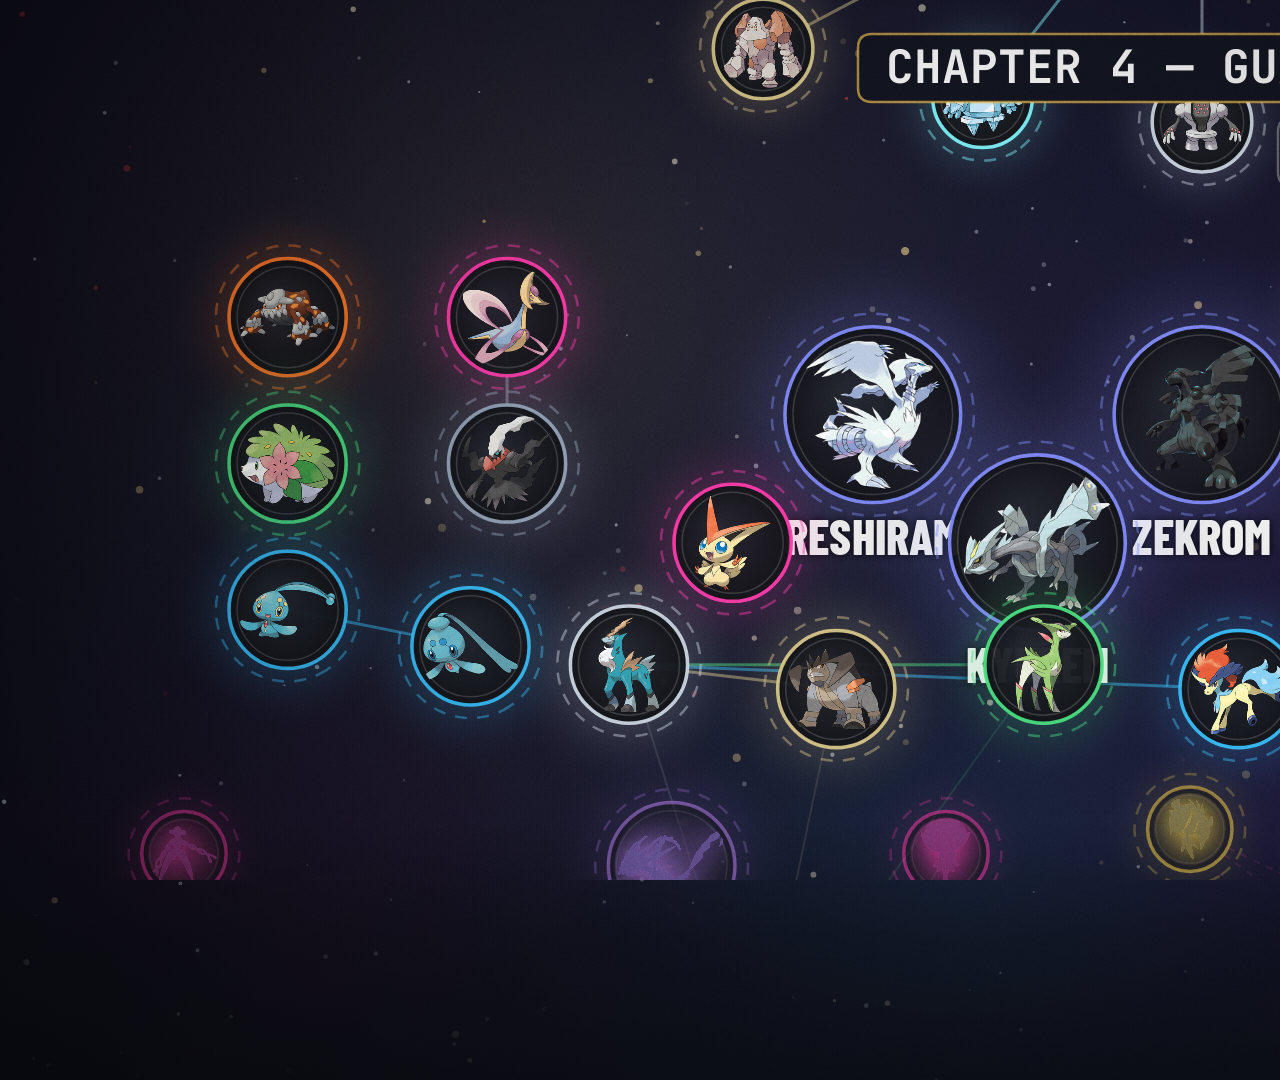
<file: segments/s5/index.html>
<!DOCTYPE html>
<html lang="en"><head><meta charset="UTF-8"/>
<link rel="stylesheet" href="assets/fonts/fonts.css"/>
<style>
*{margin:0;padding:0;box-sizing:border-box}
html,body{width:1920px;height:1080px;overflow:hidden;background:#0B0D14}
#root{position:relative;width:1920px;height:1080px;overflow:hidden;background:#0B0D14}
canvas{display:block}
.preload{position:absolute;left:-9999px;top:0;width:10px;height:10px;visibility:hidden}
</style></head>
<body>
<div id="root" data-composition-id="main" data-start="0" data-duration="201.5" data-width="1920" data-height="1080">
<canvas id="cv" width="1920" height="1080"></canvas>
<img class="preload" id="art485" src="assets/art/art_485_hero.png"/>
<img class="preload" id="art488" src="assets/art/art_488_hero.png"/>
<img class="preload" id="art489" src="assets/art/art_489_hero.png"/>
<img class="preload" id="art490" src="assets/art/art_490_hero.png"/>
<img class="preload" id="art491" src="assets/art/art_491_hero.png"/>
<img class="preload" id="art492" src="assets/art/art_492_hero.png"/>
<img class="preload" id="art494" src="assets/art/art_494_hero.png"/>
<img class="preload" id="art638" src="assets/art/art_638_hero.png"/>
<img class="preload" id="art639" src="assets/art/art_639_hero.png"/>
<img class="preload" id="art640" src="assets/art/art_640_hero.png"/>
<img class="preload" id="art641" src="assets/art/art_641_hero.png"/>
<img class="preload" id="art642" src="assets/art/art_642_hero.png"/>
<img class="preload" id="art643" src="assets/art/art_643_hero.png"/>
<img class="preload" id="art644" src="assets/art/art_644_hero.png"/>
<img class="preload" id="art645" src="assets/art/art_645_hero.png"/>
<img class="preload" id="art646" src="assets/art/art_646_hero.png"/>
<img class="preload" id="art647" src="assets/art/art_647_hero.png"/>
<img class="preload" id="art716" src="assets/art/art_716_hero.png"/>
<img class="preload" id="art717" src="assets/art/art_717_hero.png"/>
<img class="preload" id="art718" src="assets/art/art_718_hero.png"/>
<img class="preload" id="art905" src="assets/art/art_905_hero.png"/>
<img class="preload" id="artsheet" src="assets/art/mapsheet.png"/>
</div>
<script src="assets/gsap.min.js"></script>
<script>
'use strict';
window.__DATA__ = {"seg": 5, "dur": 201.5, "intro": 3.2, "kick": "CHAPTER 4", "title": "GUARDIANS AND FORCES", "beats": [{"kind": "mapbeat", "start": 3.2, "end": 8.7, "species": [], "variant": 0}, {"kind": "stage", "start": 8.7, "end": 11.26, "species": [{"name": "Cresselia", "dex": 488, "t1": "Psychic", "t2": null, "accent": "#FF3CAC", "fact": "BRINGS PLEASANT DREAMS", "grade": null, "hero": false}, {"name": "Darkrai", "dex": 491, "t1": "Dark", "t2": null, "accent": "#94A3B8", "fact": "BRINGS NIGHTMARES", "grade": "CANON", "hero": false}], "variant": 2, "presil": true}, {"kind": "stage", "start": 11.26, "end": 22.26, "species": [{"name": "Cresselia", "dex": 488, "t1": "Psychic", "t2": null, "accent": "#FF3CAC", "fact": "BRINGS PLEASANT DREAMS", "grade": null, "hero": false}, {"name": "Darkrai", "dex": 491, "t1": "Dark", "t2": null, "accent": "#94A3B8", "fact": "BRINGS NIGHTMARES", "grade": "CANON", "hero": false}], "variant": 0}, {"kind": "stage", "start": 22.26, "end": 25.78, "species": [{"name": "Cresselia", "dex": 488, "t1": "Psychic", "t2": null, "accent": "#FF3CAC", "fact": "BRINGS PLEASANT DREAMS", "grade": null, "hero": false}, {"name": "Darkrai", "dex": 491, "t1": "Dark", "t2": null, "accent": "#94A3B8", "fact": "BRINGS NIGHTMARES", "grade": "CANON", "hero": false}], "variant": 1}, {"kind": "stage", "start": 25.78, "end": 35.67, "species": [{"name": "Heatran", "dex": 485, "t1": "Fire", "t2": "Steel", "accent": "#FF7A2A", "fact": "BORN FROM BOILING MAGMA", "grade": null, "hero": false}], "variant": 0}, {"kind": "stage", "start": 35.67, "end": 41.09, "species": [{"name": "Manaphy", "dex": 490, "t1": "Water", "t2": null, "accent": "#38BDF8", "fact": "THE ONLY ONE THAT CAN BREED", "grade": null, "hero": false}], "variant": 0}, {"kind": "stage", "start": 41.09, "end": 52.09, "species": [{"name": "Phione", "dex": 489, "t1": "Water", "t2": null, "accent": "#38BDF8", "fact": "CAN NEVER BECOME MANAPHY", "grade": "CANON", "hero": false}], "variant": 0}, {"kind": "stage", "start": 52.09, "end": 61.87, "species": [{"name": "Phione", "dex": 489, "t1": "Water", "t2": null, "accent": "#38BDF8", "fact": "CAN NEVER BECOME MANAPHY", "grade": "CANON", "hero": false}], "variant": 1}, {"kind": "stage", "start": 61.87, "end": 66.51, "species": [{"name": "Shaymin", "dex": 492, "t1": "Grass", "t2": null, "accent": "#4ADE80", "fact": "TURNS POISONED LAND TO FLOWERS", "grade": null, "hero": false}], "variant": 0}, {"kind": "stage", "start": 66.51, "end": 77.51, "species": [{"name": "Victini", "dex": 494, "t1": "Psychic", "t2": "Fire", "accent": "#FF3CAC", "fact": "CARRIES UNLIMITED ENERGY", "grade": null, "hero": false}], "variant": 0}, {"kind": "stage", "start": 77.51, "end": 87.39, "species": [{"name": "Victini", "dex": 494, "t1": "Psychic", "t2": "Fire", "accent": "#FF3CAC", "fact": "CARRIES UNLIMITED ENERGY", "grade": null, "hero": false}], "variant": 1}, {"kind": "stage", "start": 87.39, "end": 97.24, "species": [{"name": "Reshiram", "dex": 643, "t1": "Dragon", "t2": "Fire", "accent": "#818CF8", "fact": "THE DRAGON OF TRUTH", "grade": "CANON", "hero": true}, {"name": "Zekrom", "dex": 644, "t1": "Dragon", "t2": "Electric", "accent": "#818CF8", "fact": "THE DRAGON OF IDEALS", "grade": "CANON", "hero": true}], "variant": 0}, {"kind": "stage", "start": 97.24, "end": 108.24, "species": [{"name": "Kyurem", "dex": 646, "t1": "Dragon", "t2": "Ice", "accent": "#818CF8", "fact": "THE EMPTY SHELL THAT WAITS", "grade": "IMPLIED", "hero": true}], "variant": 0}, {"kind": "stage", "start": 108.24, "end": 119.24, "species": [{"name": "Kyurem", "dex": 646, "t1": "Dragon", "t2": "Ice", "accent": "#818CF8", "fact": "THE EMPTY SHELL THAT WAITS", "grade": "IMPLIED", "hero": true}], "variant": 1}, {"kind": "stage", "start": 119.24, "end": 130.24, "species": [{"name": "Kyurem", "dex": 646, "t1": "Dragon", "t2": "Ice", "accent": "#818CF8", "fact": "THE EMPTY SHELL THAT WAITS", "grade": "IMPLIED", "hero": true}], "variant": 2}, {"kind": "stage", "start": 130.24, "end": 133.38, "species": [{"name": "Kyurem", "dex": 646, "t1": "Dragon", "t2": "Ice", "accent": "#818CF8", "fact": "THE EMPTY SHELL THAT WAITS", "grade": "IMPLIED", "hero": true}], "variant": 0}, {"kind": "stage", "start": 133.38, "end": 143.58, "species": [{"name": "Cobalion", "dex": 638, "t1": "Steel", "t2": "Fighting", "accent": "#CBD5E1", "fact": "SWORD OF JUSTICE", "grade": null, "hero": false}, {"name": "Terrakion", "dex": 639, "t1": "Rock", "t2": "Fighting", "accent": "#D6C48A", "fact": "SWORD OF JUSTICE", "grade": "CANON", "hero": false}, {"name": "Virizion", "dex": 640, "t1": "Grass", "t2": "Fighting", "accent": "#4ADE80", "fact": "SWORD OF JUSTICE", "grade": "CANON", "hero": false}], "variant": 0}, {"kind": "stage", "start": 143.58, "end": 149.42, "species": [{"name": "Keldeo", "dex": 647, "t1": "Water", "t2": "Fighting", "accent": "#38BDF8", "fact": "THE ORPHAN THEY RAISED", "grade": "CANON", "hero": false}], "variant": 0}, {"kind": "stage", "start": 149.42, "end": 153.76, "species": [{"name": "Tornadus", "dex": 641, "t1": "Flying", "t2": null, "accent": "#A5B4FC", "fact": "FORCE OF NATURE", "grade": "IMPLIED", "hero": false}, {"name": "Thundurus", "dex": 642, "t1": "Electric", "t2": "Flying", "accent": "#FFD84D", "fact": "FORCE OF NATURE", "grade": "IMPLIED", "hero": false}], "variant": 0}, {"kind": "stage", "start": 153.76, "end": 160.4, "species": [{"name": "Landorus", "dex": 645, "t1": "Ground", "t2": "Flying", "accent": "#E2BF65", "fact": "THE HARVEST GOD", "grade": null, "hero": false}], "variant": 0}, {"kind": "stage", "start": 160.4, "end": 168.18, "species": [{"name": "Enamorus", "dex": 905, "t1": "Fairy", "t2": "Flying", "accent": "#F9A8D4", "fact": "HERALD OF SPRING", "grade": "CANON", "hero": false}], "variant": 0}, {"kind": "stage", "start": 168.18, "end": 174.92, "species": [{"name": "Xerneas", "dex": 716, "t1": "Fairy", "t2": null, "accent": "#F9A8D4", "fact": "GIVES LIFE", "grade": "CANON", "hero": false}, {"name": "Yveltal", "dex": 717, "t1": "Dark", "t2": "Flying", "accent": "#94A3B8", "fact": "TAKES LIFE AWAY", "grade": "CANON", "hero": false}], "variant": 0}, {"kind": "stage", "start": 174.92, "end": 185.92, "species": [{"name": "Zygarde", "dex": 718, "t1": "Dragon", "t2": "Ground", "accent": "#818CF8", "fact": "WATCHES THE BALANCE", "grade": null, "hero": false}], "variant": 0}, {"kind": "stage", "start": 185.92, "end": 196.92, "species": [{"name": "Zygarde", "dex": 718, "t1": "Dragon", "t2": "Ground", "accent": "#818CF8", "fact": "WATCHES THE BALANCE", "grade": null, "hero": false}], "variant": 1}, {"kind": "stage", "start": 196.92, "end": 201.5, "species": [{"name": "Zygarde", "dex": 718, "t1": "Dragon", "t2": "Ground", "accent": "#818CF8", "fact": "WATCHES THE BALANCE", "grade": null, "hero": false}], "variant": 2}], "specials": [{"kind": "azcard", "start": 185.32, "end": 193.32}], "mapNodes": [{"name": "Arceus", "dex": 493, "rect": [1840, 460], "x": 3200, "y": 345, "accent": "#FFD84D", "state": "lit", "hero": true, "ord": 0, "label": false}, {"name": "Dialga", "dex": 483, "rect": [2530, 230], "x": 2660, "y": 600, "accent": "#CBD5E1", "state": "lit", "hero": false, "ord": 0, "label": false}, {"name": "Palkia", "dex": 484, "rect": [2760, 230], "x": 3200, "y": 650, "accent": "#38BDF8", "state": "lit", "hero": false, "ord": 0, "label": false}, {"name": "Giratina", "dex": 487, "rect": [460, 460], "x": 3740, "y": 600, "accent": "#9D00FF", "state": "lit", "hero": false, "ord": 0, "label": false}, {"name": "Uxie", "dex": 480, "rect": [1840, 230], "x": 2720, "y": 890, "accent": "#FF3CAC", "state": "lit", "hero": false, "ord": 0, "label": false}, {"name": "Mesprit", "dex": 481, "rect": [2070, 230], "x": 3200, "y": 920, "accent": "#FF3CAC", "state": "lit", "hero": false, "ord": 0, "label": false}, {"name": "Azelf", "dex": 482, "rect": [2300, 230], "x": 3680, "y": 890, "accent": "#FF3CAC", "state": "lit", "hero": false, "ord": 0, "label": false}, {"name": "Rayquaza", "dex": 384, "rect": [1150, 230], "x": 1000, "y": 740, "accent": "#818CF8", "state": "lit", "hero": true, "ord": 0, "label": false}, {"name": "Kyogre", "dex": 382, "rect": [690, 230], "x": 560, "y": 1080, "accent": "#38BDF8", "state": "lit", "hero": false, "ord": 0, "label": false}, {"name": "Groudon", "dex": 383, "rect": [920, 230], "x": 1440, "y": 1080, "accent": "#E2BF65", "state": "lit", "hero": false, "ord": 0, "label": false}, {"name": "Mew", "dex": 151, "rect": [920, 0], "x": 1700, "y": 1200, "accent": "#FF3CAC", "state": "lit", "hero": false, "ord": 0, "label": false}, {"name": "Regigigas", "dex": 486, "rect": [230, 460], "x": 5320, "y": 740, "accent": "#FFD84D", "state": "lit", "hero": true, "ord": 0, "label": false}, {"name": "Regirock", "dex": 377, "rect": [2530, 0], "x": 4600, "y": 1120, "accent": "#D6C48A", "state": "lit", "hero": false, "ord": 0, "label": false}, {"name": "Regice", "dex": 378, "rect": [2760, 0], "x": 4960, "y": 1200, "accent": "#7DEFF5", "state": "lit", "hero": false, "ord": 0, "label": false}, {"name": "Registeel", "dex": 379, "rect": [0, 230], "x": 5320, "y": 1240, "accent": "#CBD5E1", "state": "lit", "hero": false, "ord": 0, "label": false}, {"name": "Regieleki", "dex": 894, "rect": [2070, 1380], "x": 5680, "y": 1200, "accent": "#FFD84D", "state": "lit", "hero": false, "ord": 0, "label": false}, {"name": "Regidrago", "dex": 895, "rect": [2300, 1380], "x": 6040, "y": 1120, "accent": "#818CF8", "state": "lit", "hero": false, "ord": 0, "label": false}, {"name": "Articuno", "dex": 144, "rect": [0, 0], "x": 430, "y": 1620, "accent": "#7DEFF5", "state": "lit", "hero": false, "ord": 0, "label": false}, {"name": "Zapdos", "dex": 145, "rect": [230, 0], "x": 760, "y": 1560, "accent": "#FFD84D", "state": "lit", "hero": false, "ord": 0, "label": false}, {"name": "Moltres", "dex": 146, "rect": [460, 0], "x": 1090, "y": 1620, "accent": "#FF7A2A", "state": "lit", "hero": false, "ord": 0, "label": false}, {"name": "Ho-Oh", "dex": 250, "rect": [2070, 0], "x": 1980, "y": 1580, "accent": "#FF7A2A", "state": "lit", "hero": true, "ord": 0, "label": false}, {"name": "Lugia", "dex": 249, "rect": [1840, 0], "x": 2380, "y": 1660, "accent": "#FF3CAC", "state": "lit", "hero": false, "ord": 0, "label": false}, {"name": "Raikou", "dex": 243, "rect": [1150, 0], "x": 1620, "y": 1960, "accent": "#FFD84D", "state": "lit", "hero": false, "ord": 0, "label": false}, {"name": "Entei", "dex": 244, "rect": [1380, 0], "x": 1980, "y": 2020, "accent": "#FF7A2A", "state": "lit", "hero": false, "ord": 0, "label": false}, {"name": "Suicune", "dex": 245, "rect": [1610, 0], "x": 2340, "y": 1960, "accent": "#38BDF8", "state": "lit", "hero": false, "ord": 0, "label": false}, {"name": "Latias", "dex": 380, "rect": [230, 230], "x": 430, "y": 1980, "accent": "#818CF8", "state": "lit", "hero": false, "ord": 0, "label": false}, {"name": "Latios", "dex": 381, "rect": [460, 230], "x": 800, "y": 2040, "accent": "#818CF8", "state": "lit", "hero": false, "ord": 0, "label": false}, {"name": "Celebi", "dex": 251, "rect": [2300, 0], "x": 1250, "y": 1880, "accent": "#FF3CAC", "state": "lit", "hero": false, "ord": 0, "label": false}, {"name": "Jirachi", "dex": 385, "rect": [1380, 230], "x": 1250, "y": 2130, "accent": "#CBD5E1", "state": "lit", "hero": false, "ord": 0, "label": false}, {"name": "Heatran", "dex": 485, "rect": [0, 460], "x": 3820, "y": 1560, "accent": "#FF7A2A", "state": "new", "hero": false, "ord": 0, "label": false}, {"name": "Cresselia", "dex": 488, "rect": [690, 460], "x": 4180, "y": 1560, "accent": "#FF3CAC", "state": "new", "hero": false, "ord": 1, "label": false}, {"name": "Darkrai", "dex": 491, "rect": [1380, 460], "x": 4180, "y": 1800, "accent": "#94A3B8", "state": "new", "hero": false, "ord": 2, "label": false}, {"name": "Shaymin", "dex": 492, "rect": [1610, 460], "x": 3820, "y": 1800, "accent": "#4ADE80", "state": "new", "hero": false, "ord": 3, "label": false}, {"name": "Manaphy", "dex": 490, "rect": [1150, 460], "x": 3820, "y": 2040, "accent": "#38BDF8", "state": "new", "hero": false, "ord": 4, "label": false}, {"name": "Phione", "dex": 489, "rect": [920, 460], "x": 4120, "y": 2100, "accent": "#38BDF8", "state": "new", "hero": false, "ord": 5, "label": false}, {"name": "Reshiram", "dex": 643, "rect": [460, 690], "x": 4780, "y": 1720, "accent": "#818CF8", "state": "new", "hero": true, "ord": 6, "label": true}, {"name": "Zekrom", "dex": 644, "rect": [690, 690], "x": 5320, "y": 1720, "accent": "#818CF8", "state": "new", "hero": true, "ord": 7, "label": true}, {"name": "Kyurem", "dex": 646, "rect": [1150, 690], "x": 5050, "y": 1930, "accent": "#818CF8", "state": "new", "hero": true, "ord": 8, "label": true}, {"name": "Victini", "dex": 494, "rect": [2070, 460], "x": 4550, "y": 1930, "accent": "#FF3CAC", "state": "new", "hero": false, "ord": 9, "label": false}, {"name": "Tornadus", "dex": 641, "rect": [0, 690], "x": 5600, "y": 1560, "accent": "#A5B4FC", "state": "new", "hero": false, "ord": 10, "label": false}, {"name": "Thundurus", "dex": 642, "rect": [230, 690], "x": 5900, "y": 1560, "accent": "#FFD84D", "state": "new", "hero": false, "ord": 11, "label": false}, {"name": "Landorus", "dex": 645, "rect": [920, 690], "x": 5750, "y": 1780, "accent": "#E2BF65", "state": "new", "hero": false, "ord": 12, "label": false}, {"name": "Enamorus", "dex": 905, "rect": [230, 1610], "x": 6050, "y": 1780, "accent": "#F9A8D4", "state": "new", "hero": false, "ord": 13, "label": false}, {"name": "Cobalion", "dex": 638, "rect": [2300, 460], "x": 4380, "y": 2130, "accent": "#CBD5E1", "state": "new", "hero": false, "ord": 14, "label": false}, {"name": "Terrakion", "dex": 639, "rect": [2530, 460], "x": 4720, "y": 2170, "accent": "#D6C48A", "state": "new", "hero": false, "ord": 15, "label": false}, {"name": "Virizion", "dex": 640, "rect": [2760, 460], "x": 5060, "y": 2130, "accent": "#4ADE80", "state": "new", "hero": false, "ord": 16, "label": false}, {"name": "Keldeo", "dex": 647, "rect": [1380, 690], "x": 5380, "y": 2170, "accent": "#38BDF8", "state": "new", "hero": false, "ord": 17, "label": false}, {"name": "Xerneas", "dex": 716, "rect": [2070, 690], "x": 5660, "y": 2040, "accent": "#F9A8D4", "state": "new", "hero": false, "ord": 18, "label": false}, {"name": "Yveltal", "dex": 717, "rect": [2300, 690], "x": 5960, "y": 2040, "accent": "#94A3B8", "state": "new", "hero": false, "ord": 19, "label": false}, {"name": "Zygarde", "dex": 718, "rect": [2530, 690], "x": 5810, "y": 2180, "accent": "#818CF8", "state": "new", "hero": false, "ord": 20, "label": false}, {"name": "Mewtwo", "dex": 150, "rect": [690, 0], "x": 500, "y": 2480, "accent": "#FF3CAC", "state": "sil", "hero": true, "ord": 0, "label": false}, {"name": "Genesect", "dex": 649, "rect": [1840, 690], "x": 900, "y": 2440, "accent": "#A3E635", "state": "sil", "hero": false, "ord": 0, "label": false}, {"name": "Type: Null", "dex": 772, "rect": [460, 920], "x": 1300, "y": 2480, "accent": "#FFD84D", "state": "sil", "hero": false, "ord": 0, "label": false}, {"name": "Silvally", "dex": 773, "rect": [690, 920], "x": 1300, "y": 2680, "accent": "#FFD84D", "state": "sil", "hero": false, "ord": 0, "label": false}, {"name": "Magearna", "dex": 801, "rect": [1610, 1150], "x": 880, "y": 2680, "accent": "#CBD5E1", "state": "sil", "hero": false, "ord": 0, "label": false}, {"name": "Diancie", "dex": 719, "rect": [2760, 690], "x": 500, "y": 2740, "accent": "#D6C48A", "state": "sil", "hero": false, "ord": 0, "label": false}, {"name": "Kubfu", "dex": 891, "rect": [1380, 1380], "x": 1750, "y": 2440, "accent": "#FF3B5C", "state": "sil", "hero": false, "ord": 0, "label": false}, {"name": "Urshifu", "dex": 892, "rect": [1610, 1380], "x": 1750, "y": 2660, "accent": "#FF3B5C", "state": "sil", "hero": false, "ord": 0, "label": false}, {"name": "Pecharunt", "dex": 1025, "rect": [1610, 2070], "x": 2350, "y": 2420, "accent": "#C084FC", "state": "sil", "hero": true, "ord": 0, "label": false}, {"name": "Ogerpon", "dex": 1017, "rect": [230, 2070], "x": 2780, "y": 2420, "accent": "#4ADE80", "state": "sil", "hero": true, "ord": 0, "label": false}, {"name": "Okidogi", "dex": 1014, "rect": [2530, 1840], "x": 2200, "y": 2640, "accent": "#C084FC", "state": "sil", "hero": false, "ord": 0, "label": false}, {"name": "Munkidori", "dex": 1015, "rect": [2760, 1840], "x": 2480, "y": 2680, "accent": "#C084FC", "state": "sil", "hero": false, "ord": 0, "label": false}, {"name": "Fezandipiti", "dex": 1016, "rect": [0, 2070], "x": 2760, "y": 2640, "accent": "#C084FC", "state": "sil", "hero": false, "ord": 0, "label": false}, {"name": "Volcanion", "dex": 721, "rect": [230, 920], "x": 330, "y": 2860, "accent": "#FF7A2A", "state": "sil", "hero": false, "ord": 0, "label": false}, {"name": "Hoopa", "dex": 720, "rect": [0, 920], "x": 680, "y": 2900, "accent": "#FF3CAC", "state": "sil", "hero": false, "ord": 0, "label": false}, {"name": "Marshadow", "dex": 802, "rect": [1840, 1150], "x": 1010, "y": 2890, "accent": "#FF3B5C", "state": "sil", "hero": false, "ord": 0, "label": false}, {"name": "Zeraora", "dex": 807, "rect": [0, 1380], "x": 1260, "y": 2900, "accent": "#FFD84D", "state": "sil", "hero": false, "ord": 0, "label": false}, {"name": "Meloetta", "dex": 648, "rect": [1610, 690], "x": 1570, "y": 2860, "accent": "#FFD84D", "state": "sil", "hero": false, "ord": 0, "label": false}, {"name": "Meltan", "dex": 808, "rect": [230, 1380], "x": 1880, "y": 2900, "accent": "#CBD5E1", "state": "sil", "hero": false, "ord": 0, "label": false}, {"name": "Melmetal", "dex": 809, "rect": [460, 1380], "x": 2190, "y": 2860, "accent": "#CBD5E1", "state": "sil", "hero": false, "ord": 0, "label": false}, {"name": "Zarude", "dex": 893, "rect": [1840, 1380], "x": 2500, "y": 2900, "accent": "#94A3B8", "state": "sil", "hero": false, "ord": 0, "label": false}, {"name": "Deoxys", "dex": 386, "rect": [1610, 230], "x": 3650, "y": 2440, "accent": "#FF3CAC", "state": "sil", "hero": false, "ord": 0, "label": false}, {"name": "Eternatus", "dex": 890, "rect": [1150, 1380], "x": 4450, "y": 2460, "accent": "#C084FC", "state": "sil", "hero": true, "ord": 0, "label": false}, {"name": "Zacian", "dex": 888, "rect": [690, 1380], "x": 3900, "y": 2600, "accent": "#F9A8D4", "state": "sil", "hero": false, "ord": 0, "label": false}, {"name": "Zamazenta", "dex": 889, "rect": [920, 1380], "x": 4280, "y": 2760, "accent": "#FF3B5C", "state": "sil", "hero": false, "ord": 0, "label": false}, {"name": "Calyrex", "dex": 898, "rect": [0, 1610], "x": 4900, "y": 2440, "accent": "#FF3CAC", "state": "sil", "hero": false, "ord": 0, "label": false}, {"name": "Glastrier", "dex": 896, "rect": [2530, 1380], "x": 4780, "y": 2660, "accent": "#7DEFF5", "state": "sil", "hero": false, "ord": 0, "label": false}, {"name": "Spectrier", "dex": 897, "rect": [2760, 1380], "x": 5080, "y": 2660, "accent": "#9D00FF", "state": "sil", "hero": false, "ord": 0, "label": false}, {"name": "Tapu Koko", "dex": 785, "rect": [920, 920], "x": 5300, "y": 2400, "accent": "#FFD84D", "state": "sil", "hero": false, "ord": 0, "label": false}, {"name": "Tapu Lele", "dex": 786, "rect": [1150, 920], "x": 5560, "y": 2440, "accent": "#FF3CAC", "state": "sil", "hero": false, "ord": 0, "label": false}, {"name": "Tapu Bulu", "dex": 787, "rect": [1380, 920], "x": 5820, "y": 2400, "accent": "#4ADE80", "state": "sil", "hero": false, "ord": 0, "label": false}, {"name": "Tapu Fini", "dex": 788, "rect": [1610, 920], "x": 6080, "y": 2440, "accent": "#38BDF8", "state": "sil", "hero": false, "ord": 0, "label": false}, {"name": "Necrozma", "dex": 800, "rect": [1380, 1150], "x": 5640, "y": 2560, "accent": "#FF3CAC", "state": "sil", "hero": true, "ord": 0, "label": false}, {"name": "Cosmog", "dex": 789, "rect": [1840, 920], "x": 5200, "y": 2760, "accent": "#FF3CAC", "state": "sil", "hero": false, "ord": 0, "label": false}, {"name": "Cosmoem", "dex": 790, "rect": [2070, 920], "x": 5460, "y": 2800, "accent": "#FF3CAC", "state": "sil", "hero": false, "ord": 0, "label": false}, {"name": "Solgaleo", "dex": 791, "rect": [2300, 920], "x": 5760, "y": 2740, "accent": "#FF3CAC", "state": "sil", "hero": false, "ord": 0, "label": false}, {"name": "Lunala", "dex": 792, "rect": [2530, 920], "x": 6080, "y": 2780, "accent": "#FF3CAC", "state": "sil", "hero": false, "ord": 0, "label": false}, {"name": "Nihilego", "dex": 793, "rect": [2760, 920], "x": 3520, "y": 2900, "accent": "#D6C48A", "state": "sil", "hero": false, "ord": 0, "label": false}, {"name": "Buzzwole", "dex": 794, "rect": [0, 1150], "x": 3772, "y": 2900, "accent": "#A3E635", "state": "sil", "hero": false, "ord": 0, "label": false}, {"name": "Pheromosa", "dex": 795, "rect": [230, 1150], "x": 4024, "y": 2900, "accent": "#A3E635", "state": "sil", "hero": false, "ord": 0, "label": false}, {"name": "Xurkitree", "dex": 796, "rect": [460, 1150], "x": 4276, "y": 2900, "accent": "#FFD84D", "state": "sil", "hero": false, "ord": 0, "label": false}, {"name": "Celesteela", "dex": 797, "rect": [690, 1150], "x": 4528, "y": 2900, "accent": "#CBD5E1", "state": "sil", "hero": false, "ord": 0, "label": false}, {"name": "Kartana", "dex": 798, "rect": [920, 1150], "x": 4780, "y": 2900, "accent": "#4ADE80", "state": "sil", "hero": false, "ord": 0, "label": false}, {"name": "Guzzlord", "dex": 799, "rect": [1150, 1150], "x": 5032, "y": 2900, "accent": "#94A3B8", "state": "sil", "hero": false, "ord": 0, "label": false}, {"name": "Poipole", "dex": 803, "rect": [2070, 1150], "x": 5284, "y": 2900, "accent": "#C084FC", "state": "sil", "hero": false, "ord": 0, "label": false}, {"name": "Naganadel", "dex": 804, "rect": [2300, 1150], "x": 5536, "y": 2900, "accent": "#C084FC", "state": "sil", "hero": false, "ord": 0, "label": false}, {"name": "Stakataka", "dex": 805, "rect": [2530, 1150], "x": 5788, "y": 2900, "accent": "#D6C48A", "state": "sil", "hero": false, "ord": 0, "label": false}, {"name": "Blacephalon", "dex": 806, "rect": [2760, 1150], "x": 6040, "y": 2900, "accent": "#FF7A2A", "state": "sil", "hero": false, "ord": 0, "label": false}, {"name": "Wo-Chien", "dex": 1001, "rect": [230, 1840], "x": 400, "y": 3180, "accent": "#94A3B8", "state": "sil", "hero": false, "ord": 0, "label": false}, {"name": "Chien-Pao", "dex": 1002, "rect": [460, 1840], "x": 720, "y": 3180, "accent": "#94A3B8", "state": "sil", "hero": false, "ord": 0, "label": false}, {"name": "Ting-Lu", "dex": 1003, "rect": [690, 1840], "x": 400, "y": 3400, "accent": "#94A3B8", "state": "sil", "hero": false, "ord": 0, "label": false}, {"name": "Chi-Yu", "dex": 1004, "rect": [920, 1840], "x": 720, "y": 3400, "accent": "#94A3B8", "state": "sil", "hero": false, "ord": 0, "label": false}, {"name": "Great Tusk", "dex": 984, "rect": [460, 1610], "x": 1180, "y": 3180, "accent": "#E2BF65", "state": "sil", "hero": false, "ord": 0, "label": false}, {"name": "Scream Tail", "dex": 985, "rect": [690, 1610], "x": 1480, "y": 3180, "accent": "#F9A8D4", "state": "sil", "hero": false, "ord": 0, "label": false}, {"name": "Brute Bonnet", "dex": 986, "rect": [920, 1610], "x": 1780, "y": 3180, "accent": "#4ADE80", "state": "sil", "hero": false, "ord": 0, "label": false}, {"name": "Flutter Mane", "dex": 987, "rect": [1150, 1610], "x": 2080, "y": 3180, "accent": "#9D00FF", "state": "sil", "hero": false, "ord": 0, "label": false}, {"name": "Slither Wing", "dex": 988, "rect": [1380, 1610], "x": 2380, "y": 3180, "accent": "#A3E635", "state": "sil", "hero": false, "ord": 0, "label": false}, {"name": "Sandy Shocks", "dex": 989, "rect": [1610, 1610], "x": 2680, "y": 3180, "accent": "#FFD84D", "state": "sil", "hero": false, "ord": 0, "label": false}, {"name": "Roaring Moon", "dex": 1005, "rect": [1150, 1840], "x": 1330, "y": 3370, "accent": "#818CF8", "state": "sil", "hero": false, "ord": 0, "label": false}, {"name": "Walking Wake", "dex": 1009, "rect": [2070, 1840], "x": 1630, "y": 3370, "accent": "#38BDF8", "state": "sil", "hero": false, "ord": 0, "label": false}, {"name": "Gouging Fire", "dex": 1023, "rect": [1150, 2070], "x": 1930, "y": 3370, "accent": "#FF7A2A", "state": "sil", "hero": false, "ord": 0, "label": false}, {"name": "Raging Bolt", "dex": 1022, "rect": [920, 2070], "x": 2230, "y": 3370, "accent": "#FFD84D", "state": "sil", "hero": false, "ord": 0, "label": false}, {"name": "Koraidon", "dex": 1007, "rect": [1610, 1840], "x": 2530, "y": 3370, "accent": "#FF3B5C", "state": "sil", "hero": true, "ord": 0, "label": false}, {"name": "Iron Treads", "dex": 990, "rect": [1840, 1610], "x": 3720, "y": 3180, "accent": "#E2BF65", "state": "sil", "hero": false, "ord": 0, "label": false}, {"name": "Iron Bundle", "dex": 991, "rect": [2070, 1610], "x": 4020, "y": 3180, "accent": "#7DEFF5", "state": "sil", "hero": false, "ord": 0, "label": false}, {"name": "Iron Hands", "dex": 992, "rect": [2300, 1610], "x": 4320, "y": 3180, "accent": "#FF3B5C", "state": "sil", "hero": false, "ord": 0, "label": false}, {"name": "Iron Jugulis", "dex": 993, "rect": [2530, 1610], "x": 4620, "y": 3180, "accent": "#94A3B8", "state": "sil", "hero": false, "ord": 0, "label": false}, {"name": "Iron Moth", "dex": 994, "rect": [2760, 1610], "x": 4920, "y": 3180, "accent": "#FF7A2A", "state": "sil", "hero": false, "ord": 0, "label": false}, {"name": "Iron Thorns", "dex": 995, "rect": [0, 1840], "x": 5220, "y": 3180, "accent": "#D6C48A", "state": "sil", "hero": false, "ord": 0, "label": false}, {"name": "Iron Valiant", "dex": 1006, "rect": [1380, 1840], "x": 3870, "y": 3370, "accent": "#F9A8D4", "state": "sil", "hero": false, "ord": 0, "label": false}, {"name": "Iron Leaves", "dex": 1010, "rect": [2300, 1840], "x": 4170, "y": 3370, "accent": "#4ADE80", "state": "sil", "hero": false, "ord": 0, "label": false}, {"name": "Iron Boulder", "dex": 1020, "rect": [460, 2070], "x": 4470, "y": 3370, "accent": "#D6C48A", "state": "sil", "hero": false, "ord": 0, "label": false}, {"name": "Iron Crown", "dex": 1021, "rect": [690, 2070], "x": 4770, "y": 3370, "accent": "#CBD5E1", "state": "sil", "hero": false, "ord": 0, "label": false}, {"name": "Miraidon", "dex": 1008, "rect": [1840, 1840], "x": 5070, "y": 3370, "accent": "#FFD84D", "state": "sil", "hero": true, "ord": 0, "label": false}, {"name": "Terapagos", "dex": 1024, "rect": [1380, 2070], "x": 3200, "y": 3420, "accent": "#FFD84D", "state": "sil", "hero": true, "ord": 0, "label": false}], "mapEdges": [{"a": 0, "b": 1, "style": "solid"}, {"a": 0, "b": 2, "style": "solid"}, {"a": 0, "b": 3, "style": "solid"}, {"a": 0, "b": 4, "style": "solid"}, {"a": 0, "b": 5, "style": "solid"}, {"a": 0, "b": 6, "style": "solid"}, {"a": 7, "b": 9, "style": "solid"}, {"a": 7, "b": 8, "style": "solid"}, {"a": 11, "b": 12, "style": "solid"}, {"a": 11, "b": 13, "style": "solid"}, {"a": 11, "b": 14, "style": "solid"}, {"a": 11, "b": 15, "style": "solid"}, {"a": 11, "b": 16, "style": "solid"}, {"a": 20, "b": 22, "style": "solid"}, {"a": 20, "b": 23, "style": "solid"}, {"a": 20, "b": 24, "style": "solid"}, {"a": 21, "b": 17, "style": "dashed"}, {"a": 21, "b": 18, "style": "dashed"}, {"a": 21, "b": 19, "style": "dashed"}, {"a": 25, "b": 26, "style": "dashed"}, {"a": 33, "b": 34, "style": "solid"}, {"a": 30, "b": 31, "style": "solid"}, {"a": 41, "b": 39, "style": "dashed"}, {"a": 41, "b": 40, "style": "dashed"}, {"a": 41, "b": 42, "style": "solid"}, {"a": 43, "b": 44, "style": "solid"}, {"a": 43, "b": 45, "style": "solid"}, {"a": 43, "b": 46, "style": "solid"}, {"a": 49, "b": 47, "style": "solid"}, {"a": 49, "b": 48, "style": "solid"}, {"a": 10, "b": 50, "style": "callback"}, {"a": 52, "b": 53, "style": "solid"}, {"a": 56, "b": 57, "style": "solid"}, {"a": 68, "b": 69, "style": "solid"}, {"a": 58, "b": 60, "style": "chain"}, {"a": 58, "b": 61, "style": "chain"}, {"a": 58, "b": 62, "style": "chain"}, {"a": 58, "b": 59, "style": "truth"}, {"a": 0, "b": 52, "style": "callback"}, {"a": 83, "b": 84, "style": "solid"}, {"a": 84, "b": 85, "style": "solid"}, {"a": 84, "b": 86, "style": "solid"}, {"a": 82, "b": 85, "style": "chain"}, {"a": 82, "b": 86, "style": "chain"}, {"a": 78, "b": 85, "style": "dashed"}, {"a": 78, "b": 86, "style": "dashed"}, {"a": 72, "b": 73, "style": "clash"}, {"a": 72, "b": 74, "style": "clash"}, {"a": 73, "b": 74, "style": "dashed"}, {"a": 75, "b": 76, "style": "solid"}, {"a": 75, "b": 77, "style": "solid"}, {"a": 94, "b": 95, "style": "solid"}, {"a": 124, "b": 112, "style": "dashed"}, {"a": 124, "b": 123, "style": "dashed"}, {"a": 24, "b": 109, "style": "echo"}, {"a": 23, "b": 110, "style": "echo"}, {"a": 22, "b": 111, "style": "echo"}, {"a": 43, "b": 122, "style": "echo"}, {"a": 44, "b": 121, "style": "echo"}, {"a": 45, "b": 120, "style": "echo"}], "mapFit": {"s": 0.6036, "ox": -2018.9, "oy": -628.8, "r": 58}, "mapNewCount": 21, "counter": [{"t": 0, "n": 29}, {"t": 11.61, "n": 30}, {"t": 13.35, "n": 31}, {"t": 26.13, "n": 32}, {"t": 36.02, "n": 33}, {"t": 41.44, "n": 34}, {"t": 62.22, "n": 35}, {"t": 66.86, "n": 36}, {"t": 87.74, "n": 37}, {"t": 89.48, "n": 38}, {"t": 97.59, "n": 39}, {"t": 133.73, "n": 40}, {"t": 134.41, "n": 41}, {"t": 135.15, "n": 42}, {"t": 143.93, "n": 43}, {"t": 149.77, "n": 44}, {"t": 150.57, "n": 45}, {"t": 154.11, "n": 46}, {"t": 160.75, "n": 47}, {"t": 168.53, "n": 48}, {"t": 169.97, "n": 49}, {"t": 175.27, "n": 50}], "imgs": ["485", "488", "489", "490", "491", "492", "494", "638", "639", "640", "641", "642", "643", "644", "645", "646", "647", "716", "717", "718", "905", "sheet"]};
const W = 1920, H = 1080, DUR = 201.5;
const cv = document.getElementById('cv');
const ctx = cv.getContext('2d');
const SILCACHE = {};
function silCanvas(key, fill){
  const img = IMG[key];
  if(!img || !img.complete || !img.naturalWidth) return null;
  const ck = key + '|' + fill;
  if(SILCACHE[ck]) return SILCACHE[ck];
  const cv2 = document.createElement('canvas');
  cv2.width = img.naturalWidth; cv2.height = img.naturalHeight;
  const g = cv2.getContext('2d');
  g.drawImage(img, 0, 0);
  g.globalCompositeOperation = 'source-in';
  if(fill === 'slate'){
    const gr = g.createLinearGradient(0, 0, 0, cv2.height);
    gr.addColorStop(0, '#2E3A58'); gr.addColorStop(1, '#1B2338');
    g.fillStyle = gr;
  } else g.fillStyle = fill;
  g.fillRect(0, 0, cv2.width, cv2.height);
  SILCACHE[ck] = cv2;
  return cv2;
}
/* Blacked-out mystery shape: accent rim-glow halo + lifted slate body. */
function drawSilhouette(c, key, cx, cy, size, accent, alpha=1){
  const sil = silCanvas(key, 'slate'), rim = silCanvas(key, accent);
  if(!sil || !rim) return;
  c.save(); c.globalAlpha *= alpha;
  c.save();
  c.shadowColor = accent; c.shadowBlur = 30;
  c.drawImage(rim, cx - size/2, cy - size/2, size, size);
  c.drawImage(rim, cx - size/2, cy - size/2, size, size);
  c.restore();
  c.drawImage(sil, cx - size/2, cy - size/2, size, size);
  c.restore();
}
const PAL = {
  plate:'#17181D', offWhite:'#EDEDED', silver:'#B4BCC6',
  gold:'#E6B84C', goldBright:'#F4D58D', goldSpec:'#FFD000',
  cyan:'#4BC8E8', cyanSpec:'#38BDF8', magenta:'#E0569B', crimson:'#E53946',
  crimsonSpec:'#FF3B5C', violet:'#7E3AF2',
  goldVivid:'#FFD84D', goldHot:'#FFF3B0', cyanVivid:'#00E5FF', blueDeep:'#3B82F6',
  magentaVivid:'#FF3CAC', magentaDeep:'#D946EF', crimsonVivid:'#FF1E56',
  ultraViolet:'#9D00FF', slateSil:'#26304A',
  badges:{
    normal:{bg:'#D4D2C5',fg:'#121212',border:'#EAE8DC'},
    steel:{bg:'#B8C2CC',fg:'#121212',border:'#D7E0E8'},
    dragon:{bg:'#4F3A9E',fg:'#EDEDED',border:'#7560C4'},
    water:{bg:'#2B6CB0',fg:'#EDEDED',border:'#4E8FD4'},
    ghost:{bg:'#533A7B',fg:'#EDEDED',border:'#7B5DA8'},
    canon:{bg:'#2C1B12',fg:'#E6B84C',border:'#E6B84C'},
    implied:{bg:'#23262D',fg:'#EDEDED',border:'#B4BCC6'},
    theory:{bg:'#1D1430',fg:'#C4A6F5',border:'#7E3AF2'}
  }
};
const clamp=(v,a=0,b=1)=>Math.max(a,Math.min(b,v));
const lerp=(a,b,t)=>a+(b-a)*t;
const norm=(t,s,e)=>clamp((t-s)/(e-s),0,1);
const easeOutCubic=x=>1-Math.pow(1-x,3);
const easeInOutCubic=x=>(x<0.5?4*x*x*x:1-Math.pow(-2*x+2,3)/2);
const easeOutQuart=x=>1-Math.pow(1-x,4);
const easeOutExpo=x=>(x===1?1:1-Math.pow(2,-10*x));
function cubicBezierPoint(p0,p1,p2,p3,t){
  const u=1-t,tt=t*t,uu=u*u,uuu=uu*u,ttt=tt*t;
  return {x:uuu*p0.x+3*uu*t*p1.x+3*u*tt*p2.x+ttt*p3.x,
          y:uuu*p0.y+3*uu*t*p1.y+3*u*tt*p2.y+ttt*p3.y};
}
function createSeededRandom(seed){let s=seed>>>0;return()=>{s=(s*1664525+1013904223)>>>0;return s/4294967296;};}
function hexA(hex,a){
  const r=parseInt(hex.slice(1,3),16),g=parseInt(hex.slice(3,5),16),b=parseInt(hex.slice(5,7),16);
  return `rgba(${r},${g},${b},${a})`;
}
function textW(c,txt,font){ c.font=font; return c.measureText(txt).width; }

/* ---- deterministic particle fields ---- */
const rand = createSeededRandom(40125);
const starsFar = Array.from({length:150},()=>({
  x:rand()*W, y:rand()*H, r:0.8+rand()*1.7, phase:rand()*Math.PI*2, tw:0.5+rand()*1.6
}));
const starsNear = Array.from({length:60},()=>({
  x:rand()*W, y:rand()*H, r:1.6+rand()*2.2, speed:9+rand()*13, phase:rand()*Math.PI*2
}));
const embers = Array.from({length:85},(_,i)=>({
  x:rand()*W, y:rand()*H, radius:1.4+rand()*3.2, speedY:10+rand()*24,
  driftX:(rand()-0.5)*18, phase:rand()*Math.PI*2, alpha:0.16+rand()*0.48,
  isCrimson:i%4===0
}));
const shards = Array.from({length:30},(_,i)=>{
  const angle=(i/22)*Math.PI*2+(rand()-0.5)*0.35;
  return { baseX:1300+Math.cos(angle)*(250+rand()*320), baseY:560+Math.sin(angle)*(110+rand()*130),
    size:16+rand()*36, rot:rand()*Math.PI*2, rotSpeed:(rand()-0.5)*0.55,
    bobAmp:8+rand()*15, phase:rand()*Math.PI*2, sides:3+Math.floor(rand()*3),
    near:i%2===0, rimColor:i%2===0?PAL.crimson:PAL.violet };
});
const eggMotes = Array.from({length:36},(_,i)=>({
  ang:rand()*Math.PI*2, rad:150+rand()*130, speed:(0.25+rand()*0.5)*(i%2?1:-1),
  size:1.6+rand()*2.6, phase:rand()*Math.PI*2
}));
/* film grain: 4 seeded noise tiles, cycled by frame index (deterministic) */
const grainTiles=[], grainPats=[];
(function(){
  const gr=createSeededRandom(777);
  for(let k=0;k<4;k++){
    const tc=document.createElement('canvas'); tc.width=tc.height=256;
    const tg=tc.getContext('2d'); const id=tg.createImageData(256,256);
    for(let i=0;i<id.data.length;i+=4){
      const v=Math.floor(gr()*255);
      id.data[i]=id.data[i+1]=id.data[i+2]=v; id.data[i+3]=255;
    }
    tg.putImageData(id,0,0);
    grainTiles.push(tc); grainPats.push(ctx.createPattern(tc,'repeat'));
  }
})();
/* nebula haze blobs (organic depth, slow parallax drift) */
const nebula=[
  {x:480,y:280,r:720,color:'#FFD84D',a:0.085,ph:0.0,sp:0.11,dx:46,dy:26},
  {x:1500,y:720,r:820,color:'#9D00FF',a:0.095,ph:2.1,sp:0.08,dx:38,dy:30},
  {x:1020,y:920,r:640,color:'#00E5FF',a:0.062,ph:4.2,sp:0.13,dx:52,dy:20},
  {x:300,y:980,r:520,color:'#FF1E56',a:0.050,ph:1.2,sp:0.09,dx:30,dy:22}
];

/* ---- drawing primitives ---- */
function drawRoundedRect(c,x,y,w,h,r){
  const radius=Math.min(r,w/2,h/2);
  c.beginPath();
  c.moveTo(x+radius,y); c.lineTo(x+w-radius,y); c.quadraticCurveTo(x+w,y,x+w,y+radius);
  c.lineTo(x+w,y+h-radius); c.quadraticCurveTo(x+w,y+h,x+w-radius,y+h);
  c.lineTo(x+radius,y+h); c.quadraticCurveTo(x,y+h,x,y+h-radius);
  c.lineTo(x,y+radius); c.quadraticCurveTo(x,y,x+radius,y); c.closePath();
}
/* Type/verification pill — 46px JetBrains Mono (cap height ~33.5px), height 68. Returns width. */
const BADGE_FONT='700 46px "JetBrains Mono", monospace';
function badgeWidth(c,text){ return Math.ceil(textW(c,text,BADGE_FONT)+52); }
function drawTypeBadge(c,text,x,y,styleObj,align='left'){
  c.save();
  c.font=BADGE_FONT;
  const pillW=badgeWidth(c,text), pillH=68;
  const drawX=align==='center'?x-pillW/2:align==='right'?x-pillW:x;
  drawRoundedRect(c,drawX,y,pillW,pillH,14);
  c.fillStyle=styleObj.bg; c.fill();
  c.lineWidth=2.5; c.strokeStyle=styleObj.border; c.stroke();
  c.fillStyle=styleObj.fg; c.textAlign='center'; c.textBaseline='middle';
  c.fillText(text,drawX+pillW/2,y+pillH/2+2);
  c.restore();
  return pillW;
}
/* Obsidian glass editorial card. jagged=true swaps the accent bar for a torn strip. */
function drawEditorialCard(c,x,y,w,h,accentColor,alpha=1,jagged=false){
  c.save(); c.globalAlpha*=alpha;
  c.shadowColor='rgba(0,0,0,0.72)'; c.shadowBlur=32; c.shadowOffsetY=12;
  drawRoundedRect(c,x,y,w,h,16);
  const grad=c.createLinearGradient(x,y,x+w,y+h);
  grad.addColorStop(0,'#1B1D23'); grad.addColorStop(1,'#131418');
  c.fillStyle=grad; c.fill();
  c.shadowColor='transparent'; c.shadowBlur=0; c.shadowOffsetY=0;
  /* luminous accent border + inner specular rim (v2.2 premium frame) */
  c.lineWidth=2.5; c.strokeStyle=hexA(accentColor,0.62); c.stroke();
  drawRoundedRect(c,x+4,y+4,w-8,h-8,13);
  c.lineWidth=1.5; c.strokeStyle='rgba(255,255,255,0.09)'; c.stroke();
  const specG=c.createLinearGradient(x,y,x+w,y);
  specG.addColorStop(0,'rgba(255,255,255,0)');
  specG.addColorStop(0.5,'rgba(255,255,255,0.20)');
  specG.addColorStop(1,'rgba(255,255,255,0)');
  c.fillStyle=specG; c.fillRect(x+18,y+1.5,w-36,2);
  if(jagged){
    c.beginPath();
    const seg=7, x0=x, wBar=8;
    c.moveTo(x0+2,y+16);
    for(let i=1;i<=seg;i++){
      const yy=y+16+(h-32)*i/seg;
      c.lineTo(x0+2+(i%2?wBar:2),yy);
    }
    c.lineTo(x0+2,y+h-16); c.closePath();
    c.fillStyle=accentColor; c.fill();
  } else {
    drawRoundedRect(c,x,y+14,7,h-28,4); c.fillStyle=accentColor; c.fill();
  }
  c.restore();
}
function drawMedallionBase(c,cx,cy,r,accentColor,t,alpha=1){
  c.save(); c.globalAlpha*=alpha;
  const aura=c.createRadialGradient(cx,cy,r*0.25,cx,cy,r*2.15);
  aura.addColorStop(0,hexA(accentColor,0.33)); aura.addColorStop(0.55,hexA(accentColor,0.09));
  aura.addColorStop(1,'rgba(11,13,18,0)');
  c.fillStyle=aura; c.beginPath(); c.arc(cx,cy,r*2.15,0,Math.PI*2); c.fill();
  c.save(); c.translate(cx,cy); c.rotate(t*0.25);
  c.strokeStyle=hexA(accentColor,0.47); c.lineWidth=2.5; c.setLineDash([12,10]);
  c.beginPath(); c.arc(0,0,r+13,0,Math.PI*2); c.stroke(); c.setLineDash([]); c.restore();
  const coreGrad=c.createRadialGradient(cx-r*0.25,cy-r*0.25,r*0.1,cx,cy,r);
  coreGrad.addColorStop(0,'#23252E'); coreGrad.addColorStop(1,'#121317');
  c.fillStyle=coreGrad; c.beginPath(); c.arc(cx,cy,r,0,Math.PI*2); c.fill();
  c.lineWidth=3.5; c.strokeStyle=accentColor; c.stroke();
  c.lineWidth=1.5; c.strokeStyle='rgba(237,237,237,0.18)';
  c.beginPath(); c.arc(cx,cy,r-8,0,Math.PI*2); c.stroke();
  c.restore();
}
function drawNodeArt(c,img,cx,cy,r,alpha=1,dim=0){
  c.save(); c.globalAlpha*=alpha;
  c.beginPath(); c.arc(cx,cy,r-6,0,Math.PI*2); c.clip();
  const s=(r-6)*2;
  c.drawImage(img,cx-s/2,cy-s/2,s,s);
  if(dim>0){ c.fillStyle=`rgba(8,9,13,${dim})`; c.fillRect(cx-r,cy-r,r*2,r*2); }
  c.restore();
}
/* Hero art: volumetric rim glow + optional astrolabe ring (Arceus only). */
function drawHeroArt(c,img,cx,cy,size,accent,t,alpha=1,phase=0,ringStyle='none',rimColor=null){
  c.save(); c.globalAlpha*=alpha;
  const bobY=Math.sin(t*0.9+phase)*7;
  const breathe=1+0.012*Math.sin(t*0.7+phase);
  const yy=cy+bobY, ss=size*breathe;
  const haloCol = rimColor || accent;
  const aura=c.createRadialGradient(cx,yy,size*0.1,cx,yy,size*1.12);
  aura.addColorStop(0,hexA(haloCol,0.50)); aura.addColorStop(0.55,hexA(haloCol,0.17));
  aura.addColorStop(1,'rgba(11,13,18,0)');
  c.fillStyle=aura; c.beginPath(); c.arc(cx,yy,size*1.12,0,Math.PI*2); c.fill();
  /* edge rim-glow: blurred accent silhouette hugs the sprite's outline */
  if(rimColor){
    const rimCv = silCanvas(IMGKEY.get(img), rimColor);
    if(rimCv){
      c.save();
      c.shadowColor=rimColor; c.shadowBlur=30; c.globalAlpha*=0.92;
      c.drawImage(rimCv,cx-ss/2,yy-ss/2,ss,ss);
      c.drawImage(rimCv,cx-ss/2,yy-ss/2,ss,ss);
      c.restore();
    }
  }
  if(ringStyle==='astrolabe'){
    c.save(); c.translate(cx,yy); c.rotate(t*0.18);
    c.strokeStyle=hexA(accent,0.5); c.lineWidth=3; c.setLineDash([16,12]);
    c.beginPath(); c.arc(0,0,size*0.60,0,Math.PI*2); c.stroke(); c.setLineDash([]); c.restore();
    c.strokeStyle=hexA(accent,0.85); c.lineWidth=2.5;
    c.beginPath(); c.arc(cx,yy,size*0.565,0,Math.PI*2); c.stroke();
  }
  c.save();
  c.shadowColor='rgba(0,0,0,0.65)'; c.shadowBlur=30; c.shadowOffsetY=16;
  c.drawImage(img,cx-ss/2,yy-ss/2,ss,ss);
  c.restore();
  c.restore();
}
function drawLineageThread(c,p0,p1,p2,p3,color,progress,t,alpha=1){
  if(progress<=0.001) return;
  c.save(); c.globalAlpha*=alpha;
  const steps=48, maxStep=Math.floor(steps*progress);
  c.beginPath();
  for(let i=0;i<=maxStep;i++){
    const pt=cubicBezierPoint(p0,p1,p2,p3,i/steps);
    if(i===0)c.moveTo(pt.x,pt.y); else c.lineTo(pt.x,pt.y);
  }
  c.strokeStyle=hexA(color,0.27); c.lineWidth=10; c.lineCap='round'; c.stroke();
  c.strokeStyle=color; c.lineWidth=3.2; c.stroke();
  if(progress<0.99){
    const head=cubicBezierPoint(p0,p1,p2,p3,progress);
    c.fillStyle='#EDEDED'; c.shadowColor=color; c.shadowBlur=18;
    c.beginPath(); c.arc(head.x,head.y,6,0,Math.PI*2); c.fill(); c.shadowBlur=0;
  }
  if(progress>0.35){
    for(let p=0;p<2;p++){
      const pulseT=(t*0.42+p*0.5)%1;
      if(pulseT<=progress){
        const pt=cubicBezierPoint(p0,p1,p2,p3,pulseT);
        const grad=c.createRadialGradient(pt.x,pt.y,1,pt.x,pt.y,18);
        grad.addColorStop(0,'#EDEDED'); grad.addColorStop(0.35,color); grad.addColorStop(1,'rgba(0,0,0,0)');
        c.fillStyle=grad; c.beginPath(); c.arc(pt.x,pt.y,18,0,Math.PI*2); c.fill();
      }
    }
  }
  c.restore();
}
/* expanding pulse rings (stage VFX) */
function fxPulseRings(color,speed,spacing,maxR=330){
  return (c,t,cx,cy)=>{
    c.save();
    for(let k=0;k<3;k++){
      const r=((t*speed+k*spacing)%maxR);
      const a=(1-r/maxR)*0.34;
      if(a<=0) continue;
      c.strokeStyle=hexA(color,a); c.lineWidth=2.5;
      c.beginPath(); c.arc(cx,cy,r,0,Math.PI*2); c.stroke();
    }
    c.restore();
  };
}

/* foreground depth motes: drift IN FRONT of hero sprites (layer c) */
const fgMotes = Array.from({length:30},(_,i)=>({
  x:rand()*W, y:rand()*H, r:1.3+rand()*3.1, sp:14+rand()*26,
  drift:(rand()-0.5)*22, phase:rand()*Math.PI*2, big:i%6===0
}));
function drawFgMotes(c,t,color,alpha=1){
  c.save();
  for(const m of fgMotes){
    const py=(m.y - t*m.sp + H*4)%H;
    const px=(m.x + Math.sin(t*0.6+m.phase)*30 + t*m.drift + W*4)%W;
    if(py < H*0.30) continue; /* concentrate on the lower two-thirds */
    const tw=0.35+0.65*(0.5+0.5*Math.sin(t*2.1+m.phase));
    c.globalAlpha=alpha*tw*(m.big?0.5:0.75);
    if(m.big){
      const g=c.createRadialGradient(px,py,0.5,px,py,m.r*5);
      g.addColorStop(0,hexA(color,0.5)); g.addColorStop(1,'rgba(0,0,0,0)');
      c.fillStyle=g; c.beginPath(); c.arc(px,py,m.r*5,0,Math.PI*2); c.fill();
    } else {
      c.fillStyle=color;
      c.beginPath(); c.arc(px,py,m.r,0,Math.PI*2); c.fill();
    }
  }
  c.restore();
}

/* ---- vector emblems (showcase ports) ---- */
function drawArceusEmblem(c,cx,cy,scale,t,alpha=1){
  c.save(); c.globalAlpha*=alpha; c.translate(cx,cy); c.scale(scale,scale);
  c.strokeStyle=PAL.gold; c.lineWidth=4.5;
  c.beginPath(); c.arc(0,0,34,0,Math.PI*2); c.stroke();
  c.fillStyle=PAL.goldBright;
  for(let i=0;i<4;i++){
    c.save(); c.rotate((i*Math.PI)/2);
    c.beginPath(); c.moveTo(0,-48); c.lineTo(8,-14); c.lineTo(0,-6); c.lineTo(-8,-14); c.closePath(); c.fill(); c.restore();
  }
  const pulse=0.78+0.22*Math.sin(t*3.5);
  for(let i=0;i<4;i++){
    const ang=(i*Math.PI)/2+Math.PI/4, jx=Math.cos(ang)*34, jy=Math.sin(ang)*34;
    c.fillStyle='#34D399'; c.globalAlpha=alpha*pulse;
    c.beginPath(); c.arc(jx,jy,4.5,0,Math.PI*2); c.fill();
    c.globalAlpha=alpha; c.strokeStyle=PAL.goldBright; c.lineWidth=2; c.stroke();
  }
  c.fillStyle='#121212'; c.strokeStyle=PAL.gold; c.lineWidth=3;
  c.beginPath(); c.moveTo(0,-11); c.lineTo(11,0); c.lineTo(0,11); c.lineTo(-11,0); c.closePath(); c.fill(); c.stroke();
  c.restore();
}
function drawDialgaEmblem(c,cx,cy,scale,t,alpha=1){
  c.save(); c.globalAlpha*=alpha; c.translate(cx,cy); c.scale(scale,scale);
  c.strokeStyle=PAL.cyan; c.lineWidth=3.5;
  c.beginPath(); c.arc(0,0,38,0,Math.PI*2); c.stroke();
  for(let i=0;i<12;i++){
    const ang=(i/12)*Math.PI*2, inner=i%3===0?27:31;
    c.strokeStyle=i%3===0?'#EDEDED':PAL.cyan; c.lineWidth=i%3===0?3:2;
    c.beginPath(); c.moveTo(Math.cos(ang)*inner,Math.sin(ang)*inner);
    c.lineTo(Math.cos(ang)*37,Math.sin(ang)*37); c.stroke();
  }
  c.strokeStyle='#EDEDED'; c.lineWidth=3.2; c.lineCap='round';
  c.beginPath(); c.moveTo(0,0);
  c.lineTo(Math.cos(t*0.8-Math.PI/2)*23,Math.sin(t*0.8-Math.PI/2)*23); c.stroke();
  c.strokeStyle=PAL.cyan; c.lineWidth=2.4;
  c.beginPath(); c.moveTo(0,0);
  c.lineTo(Math.cos(t*2.8-Math.PI/2)*30,Math.sin(t*2.8-Math.PI/2)*30); c.stroke();
  c.fillStyle=PAL.cyan;
  c.beginPath(); c.moveTo(0,-12); c.lineTo(9,0); c.lineTo(0,12); c.lineTo(-9,0); c.closePath(); c.fill();
  c.strokeStyle='#EDEDED'; c.lineWidth=2; c.stroke();
  c.restore();
}
function drawPalkiaEmblem(c,cx,cy,scale,t,alpha=1){
  c.save(); c.globalAlpha*=alpha; c.translate(cx,cy); c.scale(scale,scale);
  const ringAngles=[0.45+t*0.25,-0.45-t*0.2,Math.PI/2+t*0.15];
  ringAngles.forEach((ang,idx)=>{
    c.save(); c.rotate(ang);
    c.strokeStyle=idx===0?PAL.magenta:idx===1?'#F294C3':'rgba(237,237,237,0.65)';
    c.lineWidth=idx===2?2.2:3.2;
    c.beginPath(); c.ellipse(0,0,40,15,0,0,Math.PI*2); c.stroke(); c.restore();
  });
  const pearl=c.createRadialGradient(-4,-4,2,0,0,14);
  pearl.addColorStop(0,'#FFF0F6'); pearl.addColorStop(0.55,PAL.magenta); pearl.addColorStop(1,'#751D4A');
  c.fillStyle=pearl; c.beginPath(); c.arc(0,0,13,0,Math.PI*2); c.fill();
  c.strokeStyle='#EDEDED'; c.lineWidth=2; c.stroke();
  c.restore();
}
function drawGiratinaEmblem(c,cx,cy,scale,t,alpha=1){
  c.save(); c.globalAlpha*=alpha; c.translate(cx,cy); c.scale(scale,scale);
  c.strokeStyle=PAL.violet; c.lineWidth=2.5;
  c.beginPath(); c.arc(0,0,36,0,Math.PI*2); c.stroke();
  c.fillStyle=PAL.gold; c.strokeStyle='#121212'; c.lineWidth=2;
  [-1,1].forEach(dir=>{
    c.save(); c.scale(dir,1);
    c.beginPath(); c.moveTo(5,-6); c.quadraticCurveTo(28,-14,38,-36);
    c.quadraticCurveTo(32,-2,14,14); c.closePath(); c.fill(); c.stroke();
    c.beginPath(); c.moveTo(8,12); c.lineTo(31,20); c.lineTo(14,29); c.closePath(); c.fill(); c.stroke();
    c.restore();
  });
  c.fillStyle='#17181E'; c.strokeStyle=PAL.gold; c.lineWidth=2.5;
  c.beginPath(); c.moveTo(0,-24); c.lineTo(15,-4); c.lineTo(10,22); c.lineTo(0,32);
  c.lineTo(-10,22); c.lineTo(-15,-4); c.closePath(); c.fill(); c.stroke();
  const eyeGlow=0.8+0.2*Math.sin(t*6);
  c.fillStyle=PAL.crimson; c.shadowColor=PAL.crimson; c.shadowBlur=12*eyeGlow;
  c.beginPath(); c.moveTo(-10,-2); c.lineTo(-3,2); c.lineTo(-9,6); c.closePath(); c.fill();
  c.beginPath(); c.moveTo(10,-2); c.lineTo(3,2); c.lineTo(9,6); c.closePath(); c.fill();
  c.restore();
}
/* ---- Cosmic Egg v2: volumetric golden relic (rays, motes, core, specular) ---- */
function drawAstrolabeRing(c,cx,cy,radius,speed,dash,color,lineW,nodes,t){
  c.save(); c.translate(cx,cy); c.rotate(t*speed);
  c.strokeStyle=color; c.lineWidth=lineW;
  if(dash)c.setLineDash(dash);
  c.beginPath(); c.arc(0,0,radius,0,Math.PI*2); c.stroke(); c.setLineDash([]);
  for(let k=0;k<nodes;k++){
    const a=(k/nodes)*Math.PI*2;
    c.fillStyle=k%2===0?PAL.goldBright:'#EDEDED';
    c.beginPath(); c.arc(Math.cos(a)*radius,Math.sin(a)*radius,k%2===0?4:2.5,0,Math.PI*2); c.fill();
  }
  c.restore();
}
function drawEgg(c,cx,cy,appear,t,pulseTimes=[],crackP=0){
  c.save();
  /* rotating ray corona (additive) */
  c.save(); c.globalCompositeOperation='lighter';
  c.translate(cx,cy); c.rotate(t*0.05);
  for(let i=0;i<12;i++){
    const a=(i/12)*Math.PI*2 + Math.sin(t*0.4+i)*0.02;
    const len=300+60*Math.sin(t*0.7+i*1.7);
    const g=c.createLinearGradient(0,0,Math.cos(a)*len,Math.sin(a)*len);
    g.addColorStop(0,'rgba(230,184,76,0.10)'); g.addColorStop(1,'rgba(230,184,76,0)');
    c.fillStyle=g;
    c.beginPath(); c.moveTo(0,0);
    c.lineTo(Math.cos(a-0.045)*len,Math.sin(a-0.045)*len);
    c.lineTo(Math.cos(a+0.045)*len,Math.sin(a+0.045)*len);
    c.closePath(); c.fill();
  }
  c.restore();
  /* halo */
  const glow=c.createRadialGradient(cx,cy,18,cx,cy,300);
  glow.addColorStop(0,'rgba(230,184,76,0.45)'); glow.addColorStop(0.5,'rgba(230,184,76,0.11)');
  glow.addColorStop(1,'rgba(11,13,18,0)');
  c.fillStyle=glow; c.beginPath(); c.arc(cx,cy,300,0,Math.PI*2); c.fill();
  /* ground shadow */
  c.save(); c.translate(cx,cy+178); c.scale(1,0.24);
  const sh=c.createRadialGradient(0,0,8,0,0,190);
  sh.addColorStop(0,'rgba(0,0,0,0.55)'); sh.addColorStop(1,'rgba(0,0,0,0)');
  c.fillStyle=sh; c.beginPath(); c.arc(0,0,190,0,Math.PI*2); c.fill(); c.restore();
  drawAstrolabeRing(c,cx,cy,142*appear,0.35,[18,14],'rgba(230,184,76,0.65)',2.5,8,t);
  drawAstrolabeRing(c,cx,cy,186*appear,-0.22,[6,12],'rgba(237,237,237,0.25)',2.0,12,t);
  drawAstrolabeRing(c,cx,cy,226*appear,0.14,null,'rgba(230,184,76,0.18)',2.0,4,t);
  /* orbiting gold motes */
  c.save();
  for(const m of eggMotes){
    const a=m.ang+t*m.speed;
    const mx=cx+Math.cos(a)*m.rad*appear, my=cy+Math.sin(a)*m.rad*0.82*appear;
    const tw=0.5+0.5*Math.sin(t*2.2+m.phase);
    c.globalAlpha=0.25+0.55*tw; c.fillStyle=PAL.goldBright;
    c.beginPath(); c.arc(mx,my,m.size,0,Math.PI*2); c.fill();
  }
  c.restore();
  /* shell */
  let pulse=1+0.10*Math.exp(-Math.pow(t-16.38,2)/0.08); /* VO heartbeat (ep 66.38) */
  for(const pt of pulseTimes) pulse*=1+0.07*Math.exp(-Math.pow(t-pt,2)/0.10);
  c.save(); c.translate(cx,cy);
  const eggScale=(0.72+0.28*appear)*(1+0.025*Math.sin(t*3.2))*pulse;
  c.scale(eggScale,eggScale);
  const shellPath=()=>{
    c.beginPath();
    c.moveTo(0,-104);
    c.bezierCurveTo(64,-104,84,-14,74,48);
    c.bezierCurveTo(66,94,34,112,0,112);
    c.bezierCurveTo(-34,112,-66,94,-74,48);
    c.bezierCurveTo(-84,-14,-64,-104,0,-104);
    c.closePath();
  };
  shellPath();
  const shellGrad=c.createRadialGradient(-22,-32,10,0,10,125);
  shellGrad.addColorStop(0,'#FFF2CC'); shellGrad.addColorStop(0.38,PAL.gold);
  shellGrad.addColorStop(0.82,'#8F6A1E'); shellGrad.addColorStop(1,'#2D220D');
  c.fillStyle=shellGrad; c.fill();
  /* inner core glow showing through the shell */
  c.save(); shellPath(); c.clip();
  const core=c.createRadialGradient(0,26,4,0,26,95);
  core.addColorStop(0,'rgba(255,246,200,0.55)'); core.addColorStop(0.55,'rgba(255,214,90,0.20)');
  core.addColorStop(1,'rgba(255,214,90,0)');
  c.fillStyle=core; c.fillRect(-110,-120,220,240);
  /* specular highlight */
  const spec=c.createRadialGradient(-30,-46,2,-30,-46,58);
  spec.addColorStop(0,'rgba(255,255,255,0.50)'); spec.addColorStop(1,'rgba(255,255,255,0)');
  c.fillStyle=spec; c.beginPath(); c.arc(-30,-46,58,0,Math.PI*2); c.fill();
  /* pearlescent iridescent sheen bands (v2.2 — living shell, no wireframe) */
  c.save(); c.globalCompositeOperation='overlay';
  const pb=c.createLinearGradient(-80,-110,80,120);
  pb.addColorStop(0,'rgba(255,170,220,0.20)'); pb.addColorStop(0.35,'rgba(255,255,255,0)');
  pb.addColorStop(0.62,'rgba(150,215,255,0.18)'); pb.addColorStop(1,'rgba(255,220,150,0.10)');
  c.fillStyle=pb; c.fillRect(-110,-120,220,240);
  c.restore();
  c.restore();
  shellPath();
  c.lineWidth=3.5; c.strokeStyle=PAL.goldBright; c.stroke();
  c.restore();
  /* glowing fracture cracks (v2.2): spread across the shell pre-hatch */
  if(crackP>0.01){
    c.save(); c.translate(cx,cy);
    c.globalCompositeOperation='lighter';
    const cracks=[[0.2,0.9],[1.15,0.75],[2.2,0.95],[3.3,0.7],[4.3,0.9],[5.4,0.8]];
    c.shadowColor=PAL.goldSpec; c.shadowBlur=12;
    for(const [ang,lf] of cracks){
      const len=104*lf*crackP;
      c.beginPath(); c.moveTo(0,6);
      const segs=4;
      for(let s2=1;s2<=segs;s2++){
        const d=len*s2/segs;
        const wob=Math.sin(s2*2.7+ang*5.0)*9;
        const px=Math.cos(ang)*d + Math.cos(ang+Math.PI/2)*wob;
        const py=6+Math.sin(ang)*d*0.92 + Math.sin(ang+Math.PI/2)*wob*0.4;
        c.lineTo(px,py);
      }
      c.strokeStyle=`rgba(255,243,176,${0.35+0.6*crackP})`;
      c.lineWidth=2.6; c.stroke();
      if(crackP>0.55){
        c.beginPath();
        const bx=Math.cos(ang)*len*0.55, by=6+Math.sin(ang)*len*0.5;
        c.moveTo(bx,by); c.lineTo(bx+Math.cos(ang+0.7)*len*0.3, by+Math.sin(ang+0.7)*len*0.28);
        c.strokeStyle=`rgba(255,243,176,${0.5*(crackP-0.55)/0.45})`;
        c.lineWidth=1.6; c.stroke();
      }
    }
    const cg=c.createRadialGradient(0,6,2,0,6,90*crackP);
    cg.addColorStop(0,`rgba(255,246,200,${0.5*crackP})`); cg.addColorStop(1,'rgba(255,246,200,0)');
    c.shadowBlur=0; c.fillStyle=cg;
    c.beginPath(); c.arc(0,6,90*crackP,0,Math.PI*2); c.fill();
    c.restore();
  }
  /* rising sparks below */
  c.save();
  for(let i=0;i<14;i++){
    const ph=((t*0.55+i/14)%1);
    const sx=cx+Math.sin(i*7.3)*120*(1-ph*0.4), sy=cy+170-ph*120;
    c.globalAlpha=0.5*(1-ph); c.fillStyle=i%3?PAL.goldBright:PAL.gold;
    c.beginPath(); c.arc(sx,sy,2.4*(1-ph)+0.8,0,Math.PI*2); c.fill();
  }
  c.restore();
  c.restore();
}
/* ---- Giratina rift: jagged dimensional TEAR (plasma core, glowing edges) ---- */
const RIFT_PTS=[{x:1330,y:140},{x:1308,y:240},{x:1346,y:330},{x:1312,y:420},{x:1330,y:505},{x:1278,y:585},{x:1218,y:560},{x:1168,y:650},{x:1118,y:640},{x:1078,y:730}];
const RIFT_W=[10,26,40,48,52,44,36,30,22,12];
const RIFT_WOB=[1.0,0.78,1.24,0.86,1.3,0.92,1.18,0.8,1.1,0.9];
function riftEdges(t,open01,surge){
  const L=[],R=[];
  for(let i=0;i<RIFT_PTS.length;i++){
    const p=RIFT_PTS[i];
    const pn=RIFT_PTS[Math.min(i+1,RIFT_PTS.length-1)], pp=RIFT_PTS[Math.max(i-1,0)];
    let dx=pn.x-pp.x, dy=pn.y-pp.y; const m=Math.hypot(dx,dy)||1; dx/=m; dy/=m;
    const w=RIFT_W[i]*RIFT_WOB[i]*open01*(1+0.25*surge);
    const jx=(Math.sin(t*17+i*2.3)*2.2 + Math.sin(t*7.3+i*4.1)*3.6 + Math.sin(t*23.7+i*1.3)*1.4)*open01;
    const jy=(Math.cos(t*15+i*1.9)*2.2 + Math.cos(t*6.1+i*3.3)*3.4 + Math.cos(t*19.3+i*2.9)*1.4)*open01;
    L.push({x:p.x-dy*w+jx, y:p.y+dx*w+jy});
    R.push({x:p.x+dy*w+jx, y:p.y-dx*w+jy});
  }
  return {L,R};
}
function drawRiftTear(c,t,open01,surge){
  if(open01<=0.003) return;
  const {L,R}=riftEdges(t,open01,surge);
  const poly=(pts)=>{ c.beginPath(); c.moveTo(pts[0].x,pts[0].y); for(let i=1;i<pts.length;i++)c.lineTo(pts[i].x,pts[i].y); };
  const tearPath=()=>{ poly(L); for(let i=R.length-1;i>=0;i--)c.lineTo(R[i].x,R[i].y); c.closePath(); };
  c.save();
  /* outer glow along centerline */
  poly(RIFT_PTS);
  c.strokeStyle='rgba(126,58,242,0.40)'; c.lineWidth=90*open01+10; c.lineJoin='round'; c.lineCap='round';
  c.shadowColor=PAL.crimson; c.shadowBlur=42; c.stroke();
  c.shadowBlur=0;
  /* dark interior body */
  tearPath();
  const bg=c.createLinearGradient(0,140,0,760);
  bg.addColorStop(0,'#150824'); bg.addColorStop(0.5,'#230B2C'); bg.addColorStop(1,'#120818');
  c.fillStyle=bg; c.fill();
  /* plasma core (narrow inner tear, additive, flickering) */
  const Lc=[],Rc=[];
  for(let i=0;i<RIFT_PTS.length;i++){
    Lc.push({x:lerp(RIFT_PTS[i].x,L[i].x,0.34), y:lerp(RIFT_PTS[i].y,L[i].y,0.34)});
    Rc.push({x:lerp(RIFT_PTS[i].x,R[i].x,0.34), y:lerp(RIFT_PTS[i].y,R[i].y,0.34)});
  }
  c.save(); c.globalCompositeOperation='lighter';
  c.beginPath(); poly(Lc); for(let i=Rc.length-1;i>=0;i--)c.lineTo(Rc[i].x,Rc[i].y); c.closePath();
  const pg=c.createLinearGradient(0,140,0,760);
  const fl=0.80+0.20*Math.sin(t*23.0);
  pg.addColorStop(0,'rgba(255,190,200,'+(0.85*fl)+')'); pg.addColorStop(0.5,'rgba(255,80,110,'+(0.95*fl)+')');
  pg.addColorStop(1,'rgba(160,60,255,'+(0.85*fl)+')');
  c.fillStyle=pg; c.fill();
  c.restore();
  /* turbulent aura: two breathing glow strokes (organic, never static) */
  c.save(); c.globalCompositeOperation='lighter';
  poly(RIFT_PTS);
  c.strokeStyle=`rgba(157,0,255,${0.10+0.04*Math.sin(t*6.3)})`;
  c.lineWidth=(120+30*Math.sin(t*6.3))*open01+8; c.lineJoin='round'; c.lineCap='round'; c.stroke();
  poly(RIFT_PTS);
  c.strokeStyle=`rgba(255,30,86,${0.12+0.05*Math.sin(t*9.1+1.3)})`;
  c.lineWidth=(64+16*Math.sin(t*9.1+1.3))*open01+6; c.stroke();
  c.restore();
  /* glowing torn edges */
  poly(L); c.strokeStyle=PAL.crimsonSpec; c.lineWidth=3; c.shadowColor=PAL.crimson; c.shadowBlur=16; c.stroke();
  poly(R); c.strokeStyle='#B07CFF'; c.shadowColor=PAL.violet; c.stroke();
  c.shadowBlur=0;
  poly(L); c.strokeStyle='rgba(255,235,238,0.85)'; c.lineWidth=1.2; c.stroke();
  /* white-hot jagged fissure down the tear's spine + branch cracks */
  c.save(); c.globalCompositeOperation='lighter';
  c.shadowColor='#FFFFFF'; c.shadowBlur=13;
  poly(RIFT_PTS); c.strokeStyle=`rgba(255,246,248,${0.75+0.25*Math.sin(t*27.0)})`;
  c.lineWidth=2.4; c.lineJoin='miter'; c.stroke();
  c.shadowBlur=0;
  [[2,1],[4,-1],[5,1],[7,-1]].forEach(([pi,dir],k)=>{
    const p=RIFT_PTS[pi], fl=0.30+0.25*Math.sin(t*11+k*1.7);
    c.strokeStyle=`rgba(255,120,150,${fl*open01})`; c.lineWidth=1.8;
    c.beginPath(); c.moveTo(p.x,p.y);
    c.lineTo(p.x+dir*44,p.y+16*(k-1.5));
    c.lineTo(p.x+dir*86,p.y+30*(k-1.5)+8); c.stroke();
  });
  c.restore();
  /* tendrils */
  c.save(); c.lineWidth=2;
  [2,4,6].forEach((pi,k)=>{
    const p=RIFT_PTS[pi], dir=k%2?1:-1;
    const fl=0.35+0.30*Math.sin(t*13+k*2.1);
    c.strokeStyle=`rgba(255,59,92,${fl})`;
    c.beginPath(); c.moveTo(p.x,p.y);
    c.lineTo(p.x+dir*58,p.y+22*(k-1));
    c.lineTo(p.x+dir*118,p.y+44*(k-1)+10); c.stroke();
  });
  c.restore();
  /* traveling energy pulses */
  for(let k=0;k<3;k++){
    const pt=cubicBezierPoint(RIFT_PTS[0],RIFT_PTS[3],RIFT_PTS[6],RIFT_PTS[9],(t*0.45+k/3)%1);
    const g=c.createRadialGradient(pt.x,pt.y,1,pt.x,pt.y,20);
    g.addColorStop(0,'#FFFFFF'); g.addColorStop(0.4,PAL.crimsonSpec); g.addColorStop(1,'rgba(0,0,0,0)');
    c.fillStyle=g; c.beginPath(); c.arc(pt.x,pt.y,20,0,Math.PI*2); c.fill();
  }
  c.restore();
}
function drawShards(c,t,stageAlpha){
  const burst=easeOutCubic(norm(t,55.7,56.35));
  for(const sh of shards){
    const par=sh.near?22:10;
    const sx=lerp(1280,sh.baseX,burst)+Math.sin(t*0.5+sh.phase)*par;
    const sy=lerp(470,sh.baseY,burst)+Math.sin(t*1.1+sh.phase)*sh.bobAmp;
    c.save(); c.globalAlpha*=stageAlpha*(sh.near?0.85:0.55);
    c.translate(sx,sy); c.rotate(sh.rot+t*sh.rotSpeed);
    c.beginPath();
    for(let v=0;v<sh.sides;v++){
      const a=(v/sh.sides)*Math.PI*2, rad=sh.size*(v%2===0?1:0.62);
      const vx=Math.cos(a)*rad, vy=Math.sin(a)*rad;
      if(v===0)c.moveTo(vx,vy); else c.lineTo(vx,vy);
    }
    c.closePath(); c.fillStyle='#15151C'; c.fill();
    c.lineWidth=2; c.strokeStyle=sh.rimColor+'AA'; c.stroke();
    c.restore();
  }
}
/* ---- background: obsidian gradient, nebula haze, stardust parallax, embers. NO GRID. ---- */
function drawNodeSilhouette(c,cx,cy,r,key,accent,t,alpha){
  c.save();
  c.beginPath(); c.arc(cx,cy,r-6,0,Math.PI*2); c.clip();
  drawSilhouette(c,key,cx,cy,(r-6)*2,accent,alpha);
  c.restore();
  const pulse=0.45+0.35*Math.sin(t*2.2+cx*0.01);
  c.save(); c.globalAlpha*=alpha*pulse;
  c.beginPath(); c.arc(cx,cy,r+2,0,Math.PI*2);
  c.strokeStyle=accent; c.lineWidth=3;
  c.shadowColor=accent; c.shadowBlur=12; c.stroke();
  c.restore();
}

/* ================= v2 FULL ENGINE (data-driven) ================= */
const D = window.__DATA__;
const IMG = {}; D.imgs.forEach(k => { IMG[k] = document.getElementById('art' + k); });
const IMGKEY = new Map(); Object.entries(IMG).forEach(([k, v]) => IMGKEY.set(v, k));
const SEG = D.seg;
function drawBackground2(c, t, tint){
  const g = c.createRadialGradient(960, 470, 120, 960, 540, 1180);
  g.addColorStop(0, '#171B2C'); g.addColorStop(0.55, '#101322'); g.addColorStop(1, '#0B0D14');
  c.fillStyle = g; c.fillRect(0, 0, W, H);
  if (tint){ c.save(); c.globalAlpha = 0.045; c.fillStyle = tint; c.fillRect(0, 0, W, H); c.restore(); }
  c.save(); c.globalCompositeOperation = 'lighter';
  for (const n of nebula){
    const nx = n.x + Math.sin(t * n.sp + n.ph) * n.dx, ny = n.y + Math.cos(t * n.sp * 0.8 + n.ph) * n.dy;
    const gg = c.createRadialGradient(nx, ny, 10, nx, ny, n.r);
    gg.addColorStop(0, hexA(n.color, n.a)); gg.addColorStop(1, 'rgba(0,0,0,0)');
    c.fillStyle = gg; c.beginPath(); c.arc(nx, ny, n.r, 0, Math.PI * 2); c.fill();
  }
  c.restore();
  c.save();
  for (const s of starsFar){
    const tw = 0.35 + 0.65 * (0.5 + 0.5 * Math.sin(t * s.tw + s.phase));
    c.globalAlpha = 0.5 * tw; c.fillStyle = '#DDE6F2';
    c.beginPath(); c.arc(s.x, s.y, s.r, 0, Math.PI * 2); c.fill();
  }
  c.restore();
  c.save();
  for (const s of starsNear){
    const py = (s.y + t * s.speed) % H, px = s.x + Math.sin(t * 0.4 + s.phase) * 18;
    const tw = 0.45 + 0.55 * (0.5 + 0.5 * Math.sin(t * 1.8 + s.phase));
    c.globalAlpha = 0.55 * tw; c.fillStyle = '#F2E8CF';
    c.beginPath(); c.arc(px, py, s.r, 0, Math.PI * 2); c.fill();
  }
  c.restore();
  c.save();
  for (const p of embers){
    const py = (p.y - t * p.speedY + H * 4) % H;
    const px = (p.x + Math.sin(t * 0.7 + p.phase) * 26 + t * p.driftX + W * 4) % W;
    const tw = 0.55 + 0.45 * Math.sin(t * 2.4 + p.phase);
    c.globalAlpha = p.alpha * tw; c.fillStyle = p.isCrimson ? PAL.crimson : PAL.goldBright;
    c.beginPath(); c.arc(px, py, p.radius, 0, Math.PI * 2); c.fill();
  }
  c.restore();
  /* bottom-band fade: ambient glow must not pool below the y=880 line */
  const bf = c.createLinearGradient(0, 820, 0, 1080);
  bf.addColorStop(0, 'rgba(11,13,20,0)'); bf.addColorStop(0.45, 'rgba(11,13,20,0.55)');
  bf.addColorStop(1, 'rgba(11,13,20,0.88)');
  c.fillStyle = bf; c.fillRect(0, 820, W, 260);
}
function drawGrain2(c, t){
  const frame = Math.round(t * 60);
  const pat = grainPats[((frame % 4) + 4) % 4];
  if (!pat) return;
  c.save(); c.globalAlpha = 0.05; c.globalCompositeOperation = 'overlay';
  c.translate(-((frame * 37) % 256), -((frame * 53) % 256));
  c.fillStyle = pat; c.fillRect(0, 0, W + 256, H + 256); c.restore();
}
/* ---- generic constellation map ---- */
function mapXY(n){
  const f = D.mapFit;
  return { x: f.ox + n.x * f.s, y: f.oy + n.y * f.s };
}
const SHEETRECT = {}; D.mapNodes.forEach(n => { SHEETRECT[n.dex] = n.rect; });
const SHEETCACHE = {};
function sheetSprite(dex){
  if (SHEETCACHE[dex]) return SHEETCACHE[dex];
  const img = IMG['sheet'], r = SHEETRECT[dex];
  if (!img || !r || !img.complete || !img.naturalWidth) return null;
  const cv2 = document.createElement('canvas'); cv2.width = 230; cv2.height = 230;
  cv2.getContext('2d').drawImage(img, r[0], r[1], 230, 230, 0, 0, 230, 230);
  SHEETCACHE[dex] = cv2; return cv2;
}
function drawSheetSilhouette(c, dex, cx, cy, size, accent, alpha){
  const base = sheetSprite(dex); if (!base) return;
  const key = 'sheet' + dex;
  if (!SILCACHE[key + '|slate']){
    const mk = (fill) => {
      const cv2 = document.createElement('canvas'); cv2.width = 230; cv2.height = 230;
      const g = cv2.getContext('2d'); g.drawImage(base, 0, 0);
      g.globalCompositeOperation = 'source-in';
      if (fill === 'slate'){
        const gr = g.createLinearGradient(0, 0, 0, 230);
        gr.addColorStop(0, '#2E3A58'); gr.addColorStop(1, '#1B2338'); g.fillStyle = gr;
      } else g.fillStyle = fill;
      g.fillRect(0, 0, 230, 230); return cv2;
    };
    SILCACHE[key + '|slate'] = mk('slate'); SILCACHE[key + '|' + accent] = mk(accent);
  }
  c.save(); c.globalAlpha *= alpha;
  c.save(); c.shadowColor = accent; c.shadowBlur = 30;
  c.drawImage(SILCACHE[key + '|' + accent], cx - size / 2, cy - size / 2, size, size);
  c.drawImage(SILCACHE[key + '|' + accent], cx - size / 2, cy - size / 2, size, size);
  c.restore();
  c.drawImage(SILCACHE[key + '|slate'], cx - size / 2, cy - size / 2, size, size);
  c.restore();
}
function drawMapGeneric(c, t, mode){
  const nodes = D.mapNodes;
  c.save();
  c.beginPath(); c.rect(0, 0, W, 880); c.clip();
  c.translate(960 + Math.sin(t * 0.21) * 10, 500 + Math.cos(t * 0.17) * 8);
  c.scale(1 + 0.02 * Math.sin(t * 0.13), 1 + 0.02 * Math.sin(t * 0.13));
  c.translate(-960, -500);
  for (const e of D.mapEdges){
    const a = nodes[e.a], b = nodes[e.b];
    if (!a || !b) continue;
    const pa = mapXY(a), pb = mapXY(b);
    const lit = b.state !== 'sil';
    c.strokeStyle = hexA(b.accent, lit ? 0.5 : 0.13); c.lineWidth = lit ? 3 : 2;
    if (e.style === 'dashed') c.setLineDash([7, 7]); else c.setLineDash([]);
    c.beginPath(); c.moveTo(pa.x, pa.y); c.lineTo(pb.x, pb.y); c.stroke(); c.setLineDash([]);
  }
  for (const n of nodes){
    const p = mapXY(n);
    let r = n.hero ? D.mapFit.r * 1.5 : D.mapFit.r;
    if (SEG !== 9 && n.state === 'sil') r *= 0.72;
    if (SEG !== 9 && n.state === 'lit') r *= 0.85;
    if (n.state === 'sil'){
      drawMedallionBase(c, p.x, p.y, r, n.accent, t, SEG === 9 ? 0.85 : 0.5);
      c.save(); c.beginPath(); c.arc(p.x, p.y, r - 6, 0, Math.PI * 2); c.clip();
      drawSheetSilhouette(c, n.dex, p.x, p.y, (r - 6) * 2, n.accent, SEG === 9 ? 0.9 : 0.55);
      c.restore();
    } else {
      const ignite = n.state === 'new' ? norm(t, D.intro * (0.25 + 0.6 * (n.ord / Math.max(1, D.mapNewCount))), D.intro * (0.45 + 0.6 * (n.ord / Math.max(1, D.mapNewCount)))) : 1;
      drawMedallionBase(c, p.x, p.y, r, n.accent, t, 0.95);
      if (ignite < 0.5){
        c.save(); c.beginPath(); c.arc(p.x, p.y, r - 6, 0, Math.PI * 2); c.clip();
        drawSheetSilhouette(c, n.dex, p.x, p.y, (r - 6) * 2, n.accent, 0.9);
        c.restore();
      } else {
        const spr = sheetSprite(n.dex);
        if (spr){ c.save(); c.beginPath(); c.arc(p.x, p.y, r - 6, 0, Math.PI * 2); c.clip();
          c.drawImage(spr, p.x - (r - 6), p.y - (r - 6), (r - 6) * 2, (r - 6) * 2); c.restore(); }
      }
    }
    if (n.label){
      c.save(); c.font = '800 48px "Barlow Condensed", sans-serif'; c.textAlign = 'center';
      c.fillStyle = PAL.offWhite; c.shadowColor = 'rgba(0,0,0,0.9)'; c.shadowBlur = 8;
      c.fillText(n.name.toUpperCase(), p.x, Math.min(872, p.y + r + 52)); c.restore();
    }
  }
  c.restore();
  c.restore();
  /* opaque branch header chip, top-right (top-left TV zone stays clear) */
  c.save();
  const label = D.kick + ' — ' + D.title;
  c.font = '700 46px "JetBrains Mono", monospace';
  const w = Math.ceil(c.measureText(label).width) + 56;
  drawRoundedRect(c, 1810 - w, 34, w, 68, 14);
  c.fillStyle = '#121520'; c.fill();
  c.lineWidth = 2.5; c.strokeStyle = hexA(PAL.gold, 0.7); c.stroke();
  c.fillStyle = PAL.offWhite; c.textAlign = 'center'; c.textBaseline = 'middle';
  c.fillText(label, 1810 - w / 2, 70);
  c.restore();
}
function drawHUD2(c, t){
  let count = 0;
  for (const ev of D.counter) { if (t >= ev.t) count = ev.n; }
  c.save();
  const label = 'REVEALED ' + count + ' / 125';
  c.font = '700 46px "JetBrains Mono", monospace';
  const w = Math.ceil(c.measureText(label).width) + 56;
  drawRoundedRect(c, 1810 - w, 118, w, 68, 14);
  c.fillStyle = '#121520'; c.fill();
  c.lineWidth = 2.5; c.strokeStyle = 'rgba(237,237,237,0.35)'; c.stroke();
  c.fillStyle = PAL.gold; c.textAlign = 'center'; c.textBaseline = 'middle';
  c.fillText(label, 1810 - w / 2, 154);
  c.restore();
}
/* ---- hero stage ---- */
function namePlate(c, sp, cx, y, fontPx, align){
  c.save(); c.textAlign = align || 'center'; c.textBaseline = 'alphabetic';
  c.font = '800 ' + fontPx + 'px "Barlow Condensed", sans-serif';
  c.fillStyle = PAL.offWhite; c.shadowColor = 'rgba(0,0,0,0.85)'; c.shadowBlur = 10;
  c.fillText(sp.name.toUpperCase(), cx, y);
  c.restore();
}
function typeLine(c, sp, cx, y){
  const txt = sp.t2 ? (sp.t1 + ' / ' + sp.t2).toUpperCase() : sp.t1.toUpperCase();
  c.save(); c.font = '700 46px "JetBrains Mono", monospace'; c.textAlign = 'center';
  c.fillStyle = sp.accent; c.shadowColor = 'rgba(0,0,0,0.85)'; c.shadowBlur = 8;
  c.fillText(txt, cx, y); c.restore();
}
function img0(sp){ return IMG[String(sp.dex)]; }
function drawStage(c, t, beat){
  const lt = t - beat.start, dur = beat.end - beat.start;
  const e = easeOutCubic(norm(lt, 0, 0.45));
  const sps = beat.species;
  const push = 1 + 0.05 * norm(lt, 0, Math.min(dur, 9));
  c.save(); c.globalAlpha = e;
  if (sps.length){
    const gx = 960 + 200 * Math.cos(t * 0.5), gy = 420 + 130 * Math.sin(t * 0.5);
    const gg = c.createRadialGradient(gx, gy, 0, gx, gy, 430);
    gg.addColorStop(0, hexA(sps[0].accent, 0.14)); gg.addColorStop(1, hexA(sps[0].accent, 0));
    c.fillStyle = gg; c.fillRect(0, 0, 1920, 1080);
  }
  if (beat.presil && sps.length){
    const sp0 = sps[0];
    c.save(); c.globalAlpha = e;
    drawMedallionBase(c, 960, 430, 190, sp0.accent, t, 0.95);
    const spr0 = IMG[String(sp0.dex)];
    if (spr0){
      c.save(); c.beginPath(); c.arc(960, 430, 178, 0, Math.PI * 2); c.clip();
      drawSilhouette(c, String(sp0.dex), 960, 430, 356, sp0.accent, 0.95);
      c.restore();
    }
    fxPulseRings(sp0.accent, 26, 110, 330)(c, t, 960, 430);
    c.font = '800 64px "Barlow Condensed", sans-serif'; c.textAlign = 'center'; c.fillStyle = PAL.offWhite;
    c.fillText(D.kick + ' — ' + D.title, 960, 712);
    c.restore();
    c.restore();
    return;
  }
  const solo = sps.length === 1;
  const giratina = solo && sps[0].name === 'Giratina';
  if (giratina){
    c.save(); c.translate(0, 0);
    drawRiftTear(c, t, e, 0.4 + 0.3 * Math.sin(t * 1.3));
    c.restore();
  }
  sps.forEach((sp, i) => {
    const img = IMG[String(sp.dex)];
    if (!img) return;
    const skipStd = (sps.length === 1 && beat.variant === 2 && sp.name !== 'Giratina');
    let cx, cy, size;
    if (sps.length === 1){ cx = giratina ? 1300 : (beat.variant === 2 ? 960 : (beat.variant === 1 ? 1320 : 600)); cy = 440; size = 600 * push; }
    else if (sps.length === 2){ cx = i === 0 ? 470 : 1450; cy = 420; size = 520 * push; }
    else if (sps.length === 3){ cx = [320, 960, 1600][i]; cy = 415; size = 470 * push; }
    else { cx = [240, 720, 1200, 1680][i]; cy = 400; size = 395 * push; }
    if (skipStd){
      /* variant 2 art drawn in the plate branch below */
    } else if (SEG === 2 && sp.name === 'Arceus'){
      const hatch = norm(t, 17.45, 18.05);
      if (hatch < 1){
        drawEgg(c, 600, 430, norm(t, 16.2, 16.7), t, [16.9], norm(t, 16.9, 17.5));
      }
      if (hatch > 0) drawHeroArt(c, img, cx, cy, size * hatch, sp.accent, t, hatch, 0, 'astrolabe', PAL.goldVivid);
    } else {
      drawHeroArt(c, img, cx, cy, size, sp.accent, t, e, i * 1.7, 'none', sp.accent);
    }
    if (sps.length === 1 && !giratina && beat.variant === 2){
      drawHeroArt(c, img0(sps[0]), 960, 415, 590 * push, sps[0].accent, t, e, 0, 'none', sps[0].accent);
      namePlate(c, sps[0], 960, 764, 92);
      if (lt > 1.6) { c.save(); c.globalAlpha = norm(lt, 1.6, 2.1); typeLine(c, sps[0], 960, 826); c.restore(); }
    } else if (sps.length === 1 && !giratina){
      /* editorial card right */
      const cardA = norm(lt, 0.55, 1.0);
      if (cardA > 0){
        const cardX = beat.variant === 1 ? 210 : 1010;
        let cardExtra = 0;
        if (sp.grade && sp.fact){
          c.save(); c.font = '600 46px "Barlow", sans-serif';
          cardExtra = Math.max(0, factLines(c, sp.fact, 620) - 1) * 62;
          c.restore();
        }
        drawEditorialCard(c, cardX, 218, 700, 330 + cardExtra, sp.accent, cardA);
        c.save(); c.globalAlpha = cardA;
        namePlate(c, sp, cardX + 42, 218 + 108, 96, 'left');
        typeLine(c, sp, cardX + 42 + Math.ceil(textW(c, (sp.t2 ? sp.t1 + ' / ' + sp.t2 : sp.t1).toUpperCase(), '700 46px "JetBrains Mono", monospace')) / 2, 218 + 168);
        if (sp.fact && lt > 2.2){
          const fa = norm(lt, 2.2, 2.7);
          c.save(); c.globalAlpha = fa; c.font = '600 46px "Barlow", sans-serif';
          c.fillStyle = '#C9CEDA'; c.textAlign = 'left';
          wrapText(c, sp.fact, cardX + 42, 218 + 240, 620, 54);
          c.restore();
        }
        if (sp.grade && lt > 3.4){
          const ga = norm(lt, 3.4, 3.8);
          c.save(); c.globalAlpha = ga;
          drawTypeBadge(c, sp.grade, cardX + 42, 218 + 268 + cardExtra, sp.grade === 'CANON' ? PAL.badges.canon : PAL.badges.implied, 'left');
          c.restore();
        }
        c.restore();
      }
    } else if (sps.length === 1 && giratina){
      const cardA = norm(lt, 0.55, 1.0);
      if (cardA > 0){
        drawEditorialCard(c, 130, 218, 700, 330, sp.accent, cardA);
        c.save(); c.globalAlpha = cardA;
        namePlate(c, sp, 172, 218 + 108, 96, 'left');
        if (sp.fact && lt > 2.2){
          c.save(); c.globalAlpha = norm(lt, 2.2, 2.7); c.font = '600 46px "Barlow", sans-serif';
          c.fillStyle = '#C9CEDA'; c.textAlign = 'left'; wrapText(c, sp.fact, 172, 218 + 240, 620, 54); c.restore();
        }
        c.restore();
      }
    } else {
      namePlate(c, sp, cx, 756, sps.length === 2 ? 84 : (sps.length === 3 ? 76 : 64));
      if (lt > 1.6) { c.save(); c.globalAlpha = norm(lt, 1.6, 2.1); typeLine(c, sp, cx, 822); c.restore(); }
    }
  });
  c.restore();
}
function wrapText(c, text, x, y, maxW, lh){
  const words = text.split(' '); let line = '', yy = y;
  for (const w of words){
    const trial = line ? line + ' ' + w : w;
    if (c.measureText(trial).width > maxW && line){ c.fillText(line, x, yy); line = w; yy += lh; }
    else line = trial;
  }
  if (line) c.fillText(line, x, yy);
}
function factLines(c, text, maxW){
  const words = text.split(' '); let line = '', n = 1;
  for (const w of words){
    const trial = line ? line + ' ' + w : w;
    if (c.measureText(trial).width > maxW && line){ n++; line = w; }
    else line = trial;
  }
  return n;
}
/* ---- specials ---- */
function centerCard(c, t, s, title, sub, accent){
  const a = Math.min(norm(t, s.start, s.start + 0.4), norm(t, s.end - 0.35, s.end) > 0 ? 1 - norm(t, s.end - 0.35, s.end) : 1);
  c.save(); c.globalAlpha = Math.max(0, a);
  const ogx = 960 + 260 * Math.cos(t * 0.55), ogy = 430 + 150 * Math.sin(t * 0.55);
  const og = c.createRadialGradient(ogx, ogy, 0, ogx, ogy, 520);
  og.addColorStop(0, hexA(accent || PAL.gold, 0.16)); og.addColorStop(1, hexA(accent || PAL.gold, 0));
  c.fillStyle = og; c.fillRect(0, 0, 1920, 1080);
  drawEditorialCard(c, 410, 300, 1100, 330, accent || PAL.gold, 1);
  c.textAlign = 'center'; c.fillStyle = PAL.offWhite;
  c.font = '800 92px "Barlow Condensed", sans-serif';
  c.fillText(title, 960, 448);
  if (sub){ c.font = '600 46px "Barlow", sans-serif'; c.fillStyle = '#C9CEDA'; c.fillText(sub, 960, 540); }
  const pw = 1020 * norm(t, s.start, s.end);
  c.fillStyle = hexA(accent || PAL.gold, 0.85); c.fillRect(450, 612, pw, 5);
  c.restore();
}
function drawQuote(c, t, s){
  const a = Math.min(norm(t, s.start, s.start + 0.4), 1 - norm(t, s.end - 0.35, s.end));
  c.save(); c.globalAlpha = Math.max(0, a);
  const ogx = 960 + 260 * Math.cos(t * 0.55), ogy = 430 + 150 * Math.sin(t * 0.55);
  const og = c.createRadialGradient(ogx, ogy, 0, ogx, ogy, 520);
  og.addColorStop(0, 'rgba(255,208,0,0.16)'); og.addColorStop(1, 'rgba(255,208,0,0)');
  c.fillStyle = og; c.fillRect(0, 0, 1920, 1080);

  drawEditorialCard(c, 360, 268, 1200, 380, PAL.gold, 1);
  c.textAlign = 'center'; c.fillStyle = PAL.offWhite;
  c.font = 'italic 600 52px "Barlow", sans-serif';
  wrapTextC(c, '\u201C' + s.text + '\u201D', 960, 380, 1060, 64);
  c.font = '700 46px "JetBrains Mono", monospace'; c.fillStyle = PAL.gold;
  c.fillText(s.tag, 960, 596);
  const pw = 1120 * norm(t, s.start, s.end);
  c.fillStyle = hexA(PAL.gold, 0.85); c.fillRect(400, 640, pw, 5);
  c.restore();
}
function wrapTextC(c, text, cx, y, maxW, lh){
  const words = text.split(' '); let line = '', yy = y; const lines = [];
  for (const w of words){
    const trial = line ? line + ' ' + w : w;
    if (c.measureText(trial).width > maxW && line){ lines.push(line); line = w; } else line = trial;
  }
  if (line) lines.push(line);
  lines.forEach((L, i) => c.fillText(L, cx, y + i * lh));
}
function drawSpecial(c, t, s){
  if (s.kind === 'titlecard'){
    const a = Math.min(norm(t, s.start, s.start + 0.5), 1 - norm(t, s.end - 0.4, s.end));
    c.save(); c.globalAlpha = Math.max(0, a); c.textAlign = 'center';
    c.font = '700 46px "JetBrains Mono", monospace'; c.fillStyle = PAL.gold;
    c.fillText('POKEZOM — EVERY POK\u00c9MON EXPLAINED', 960, 330);
    c.font = '800 118px "Barlow Condensed", sans-serif'; c.fillStyle = PAL.offWhite;
    c.fillText('THE COMPLETE LEGENDARY', 960, 470);
    c.fillText('FAMILY TREE', 960, 592);
    c.font = '800 84px "Barlow Condensed", sans-serif'; c.fillStyle = PAL.gold;
    const cnt = Math.round(125 * norm(t, s.start + 0.9, s.start + 3.6));
    c.fillText(cnt + ' CONNECTED', 960, 716);
    const pw = 640 * norm(t, s.start + 0.3, s.end - 0.3);
    c.fillStyle = PAL.gold; c.fillRect(960 - 320, 748, pw, 5);
    c.restore();
  } else if (s.kind === 'quote'){ drawQuote(c, t, s); }
  else if (s.kind === 'bigq'){ centerCard(c, t, s, s.text, s.sub, PAL.cyanSpec); }
  else if (s.kind === 'slam'){
    const lt = t - s.start;
    const sc = lt < 0.25 ? 1.35 - 1.4 * lt : 1;
    c.save(); c.translate(960, 470); c.scale(sc, sc); c.translate(-960, -470);
    centerCard(c, t, s, s.text, 'PECHARUNT\u2019S ABILITY — IT WAS TELLING US THE WHOLE TIME', PAL.crimsonSpec);
    c.restore();
  }
  else if (s.kind === 'azcard'){ centerCard(c, t, s, 'REMEMBER THE WEAPON', 'REMEMBER WHAT POWERED IT', PAL.crimsonSpec); }
  else if (s.kind === 'legend'){
    const a = norm(t, s.start, s.start + 0.5);
    c.save(); c.globalAlpha = a;
    const items = [['CANON — CONFIRMED BY THE GAMES', PAL.badges.canon], ['IMPLIED — HINTED, NEVER STATED', PAL.badges.implied], ['FAN THEORY — LABELED, NEVER SOLD AS FACT', PAL.badges.theory]];
    const idx = Math.min(2, Math.floor((t - s.start) / 2.4));
    drawTypeBadge(c, items[idx][0], 960, 800, items[idx][1], 'center');
    c.restore();
  }
  else if (s.kind === 'theorytag'){
    const a = Math.min(norm(t, s.start, s.start + 0.4), 1 - norm(t, s.end - 0.35, s.end));
    c.save(); c.globalAlpha = Math.max(0, a);
    drawTypeBadge(c, s.text, 960, 800, PAL.badges.theory, 'center');
    c.restore();
  }
  else if (s.kind === 'unown'){
    const a = Math.min(norm(t, s.start, s.start + 0.5), 1 - norm(t, s.end - 0.4, s.end));
    c.save(); c.globalAlpha = Math.max(0, a * 0.95);
    const rnd = createSeededRandom(201);
    for (let i = 0; i < 16; i++){
      const bx = 120 + rnd() * 1680, by = 120 + rnd() * 560, ph = rnd() * 6.28, sz = 74 + rnd() * 60;
      const xx = bx + Math.sin(t * 0.7 + ph) * 22, yy = by + Math.cos(t * 0.55 + ph) * 16;
      if (IMG['201']) c.drawImage(IMG['201'], xx - sz / 2, yy - sz / 2, sz, sz);
    }
    c.restore();
    c.save(); c.globalAlpha = Math.max(0, a);
    drawTypeBadge(c, 'UNOWN — THEORY PILE, NOT THE TREE', 960, 800, PAL.badges.theory, 'center');
    c.restore();
  }
  else if (s.kind === 'galarian'){
    const a = Math.min(norm(t, s.start, s.start + 0.45), 1 - norm(t, s.end - 0.35, s.end));
    c.save(); c.globalAlpha = Math.max(0, a);
    const zp = 1 + 0.045 * norm(t, s.start, s.end);
    c.translate(960, 380); c.scale(zp, zp); c.translate(-960, -380);
    const rows = [['144', 'g144', 'ARTICUNO'], ['145', 'g145', 'ZAPDOS'], ['146', 'g146', 'MOLTRES']];
    rows.forEach((r, i) => {
      const yy = 190 + i * 215;
      if (IMG[r[0]]) drawHeroArt(c, IMG[r[0]], 400, yy + 60, 300, PAL.cyanSpec, t, 1, i, 'none', PAL.cyanSpec);
      if (IMG[r[1]]) drawHeroArt(c, IMG[r[1]], 1520, yy + 60, 300, PAL.magentaVivid, t, 1, i + 2, 'none', PAL.magentaVivid);
      c.font = '800 54px "Barlow Condensed", sans-serif'; c.textAlign = 'center'; c.fillStyle = PAL.offWhite;
      c.fillText(r[2], 400, yy + 168); c.fillText(r[2], 1520, yy + 168);
    });
    c.font = '800 84px "Barlow Condensed", sans-serif'; c.textAlign = 'center'; c.fillStyle = PAL.gold;
    c.fillText('KANTO', 400, 128); c.fillText('GALAR', 1520, 128);
    c.font = '800 64px "Barlow Condensed", sans-serif'; c.fillText('VS', 960, 470);
    drawTypeBadge(c, 'REGIONAL FORMS — SAME #144 / #145 / #146', 960, 782, PAL.badges.implied, 'center');
    c.restore();
  }
  else if (s.kind === 'paradox'){
    const a = Math.min(norm(t, s.start, s.start + 0.45), 1 - norm(t, s.end - 0.35, s.end));
    c.save(); c.globalAlpha = Math.max(0, a);
    const zp = 1 + 0.045 * norm(t, s.start, s.end);
    c.translate(960, 380); c.scale(zp, zp); c.translate(-960, -380);
    if (IMG['1005']) drawHeroArt(c, IMG['1005'], 470, 430, 560, PAL.cyanSpec, t, 1, 0, 'none', PAL.cyanSpec);
    if (IMG['245']) drawHeroArt(c, IMG['245'], 1450, 430, 560, PAL.blueDeep, t, 1, 2, 'none', PAL.blueDeep);
    c.font = '800 76px "Barlow Condensed", sans-serif'; c.textAlign = 'center'; c.fillStyle = PAL.offWhite;
    c.fillText('WALKING WAKE', 470, 770); c.fillText('SUICUNE', 1450, 770);
    c.font = '700 46px "JetBrains Mono", monospace'; c.fillStyle = PAL.gold;
    c.fillText('ANCIENT PAST', 470, 836); c.fillText('BORN 150 YEARS AGO', 1450, 836);
    c.restore();
  }
  else if (s.kind === 'vote'){
    const a = Math.min(norm(t, s.start, s.start + 0.5), 1 - norm(t, s.end - 0.4, s.end));
    c.save(); c.globalAlpha = Math.max(0, a);
    drawEditorialCard(c, 310, 250, 1300, 420, PAL.cyanSpec, 1);
    c.textAlign = 'center'; c.fillStyle = PAL.offWhite;
    c.font = '800 76px "Barlow Condensed", sans-serif';
    c.fillText('WHICH BRANCH GETS THE', 960, 380);
    c.fillText('NEXT DEEP-DIVE?', 960, 462);
    c.font = '600 46px "Barlow", sans-serif'; c.fillStyle = '#C9CEDA';
    c.fillText('Tell me in the comments — the branch with the most votes gets the spotlight.', 960, 556);
    c.restore();
  }
}
/* ---- cold open (seg 1) ---- */
function drawColdOpen(c, t){
  const eggA = norm(t, 0.4, 1.2) * (1 - norm(t, 39.5, 40.6));
  if (eggA > 0){
    c.save(); c.globalAlpha = eggA;
    const crack = norm(t, 10.5, 12.5);
    const push = 1 + 0.16 * norm(t, 0, 25.5);
    c.translate(960, 430); c.scale(push, push); c.translate(-960, -430);
    drawEgg(c, 960, 430, norm(t, 0.4, 1.2), t, [11.8], crack);
    c.restore();
    /* lineage threads draw outward as the VO counts the line (13.8-19.5s) */
    if (t > 13.6 && t < 25.5){
      const cols = [PAL.gold, PAL.cyanSpec, PAL.crimsonSpec, PAL.magentaVivid];
      const ends = [[300, 200], [1620, 210], [330, 700], [1590, 690]];
      ends.forEach((en, i) => {
        const pr = norm(t, 13.8 + i * 0.9, 16.4 + i * 0.9);
        if (pr > 0) drawLineageThread(c, {x: 960, y: 430}, {x: 960 + (en[0] - 960) * 0.3, y: 300},
          {x: 960 + (en[0] - 960) * 0.7, y: en[1] + 120}, {x: en[0], y: en[1]}, cols[i], pr, t, 0.85 * eggA);
      });
    }
    /* keyword chips cycle with the VO list (19.9-25.5s) */
    if (t > 19.9 && t < 25.6){
      const words = ['GODS', 'LIVING WEAPONS', 'GHOSTS', 'VISITORS FROM OTHER WORLDS'];
      const idx = Math.min(3, Math.floor((t - 19.9) / 1.42));
      c.save(); c.globalAlpha = eggA;
      drawTypeBadge(c, words[idx], 960, 800, PAL.badges.canon, 'center');
      c.restore();
    }
  }
  if (t > 25.5 && t < 40.6){
    const a = Math.min(norm(t, 25.5, 26.2), 1 - norm(t, 39.8, 40.6));
    const teas = [['1005', 380], ['1017', 800], ['1020', 1220], ['1024', 1600]];
    c.save(); c.globalAlpha = Math.max(0, a);
    teas.forEach((te, i) => {
      drawMedallionBase(c, te[1], 430, 120, PAL.crimsonSpec, t, 0.9);
      drawNodeSilhouette(c, te[1], 430, 120, te[0], PAL.crimsonSpec, t, 0.95);
    });
    c.font = '800 64px "Barlow Condensed", sans-serif'; c.textAlign = 'center'; c.fillStyle = PAL.offWhite;
    c.fillText('ONE BRANCH SHOULD NOT BE POSSIBLE', 960, 640);
    c.restore();
  }
}
/* ---- main render ---- */
function renderScene(t){
  const tint = [null, null, '#FFD84D', '#FF7A2A', '#38BDF8', '#9D00FF', '#C084FC', '#FF3CAC', '#38BDF8', null][SEG];
  drawBackground2(ctx, t, tint ? hexA(tint, 0.45) : null);
  const full = ['titlecard', 'quote', 'bigq', 'slam', 'azcard', 'galarian', 'paradox', 'vote'];
  const activeFull = D.specials.find(s => t >= s.start && t < s.end && full.includes(s.kind));
  if (SEG === 9){
    ctx.save();
    const zp = 1 + 0.075 * norm(t, 0, DUR);
    ctx.translate(960, 500); ctx.scale(zp, zp); ctx.translate(-960, -500);
    drawMapGeneric(ctx, t, 'final');
    ctx.restore();
    if (activeFull) drawSpecial(ctx, t, activeFull);
  } else if (SEG === 1){
    if (!activeFull || activeFull.kind !== 'titlecard') drawColdOpen(ctx, t);
    if (activeFull) drawSpecial(ctx, t, activeFull);
    const lg = D.specials.find(s => s.kind === 'legend');
    if (lg && t >= lg.start && t < lg.end) drawSpecial(ctx, t, lg);
  } else if (t < D.intro){
    drawMapGeneric(ctx, t, 'intro');
  } else {
    if (!activeFull){
      const beat = D.beats.find(b => t >= b.start && t < b.end) || D.beats[D.beats.length - 1];
      if (beat && beat.kind === 'mapbeat') drawMapGeneric(ctx, t, 'lit');
      else if (beat){
        ctx.save();
        const zp = 1 + 0.03 * norm(t, beat.start, beat.end);
        ctx.translate(960, 470); ctx.scale(zp, zp); ctx.translate(-960, -470);
        drawStage(ctx, t, beat);
        ctx.restore();
      }
    } else {
      drawSpecial(ctx, t, activeFull);
    }
    for (const s of D.specials){
      if (t >= s.start && t < s.end && !full.includes(s.kind)) drawSpecial(ctx, t, s);
    }
  }
  if (!(SEG === 1 && t < 46)) drawHUD2(ctx, t);
  const vg = ctx.createRadialGradient(960, 540, 420, 960, 540, 1150);
  vg.addColorStop(0, 'rgba(0,0,0,0)'); vg.addColorStop(1, 'rgba(0,0,0,0.38)');
  ctx.fillStyle = vg; ctx.fillRect(0, 0, W, H);
  drawGrain2(ctx, t);
}
const state = { t: 0 };
function draw(){ renderScene(state.t); }
const tl = gsap.timeline();
tl.to(state, { t: DUR, duration: DUR, ease: 'none', onUpdate: draw }, 0);
window.__timelines = window.__timelines || {};
window.__timelines['main'] = tl;
draw();

</script>
</body></html>
</file>
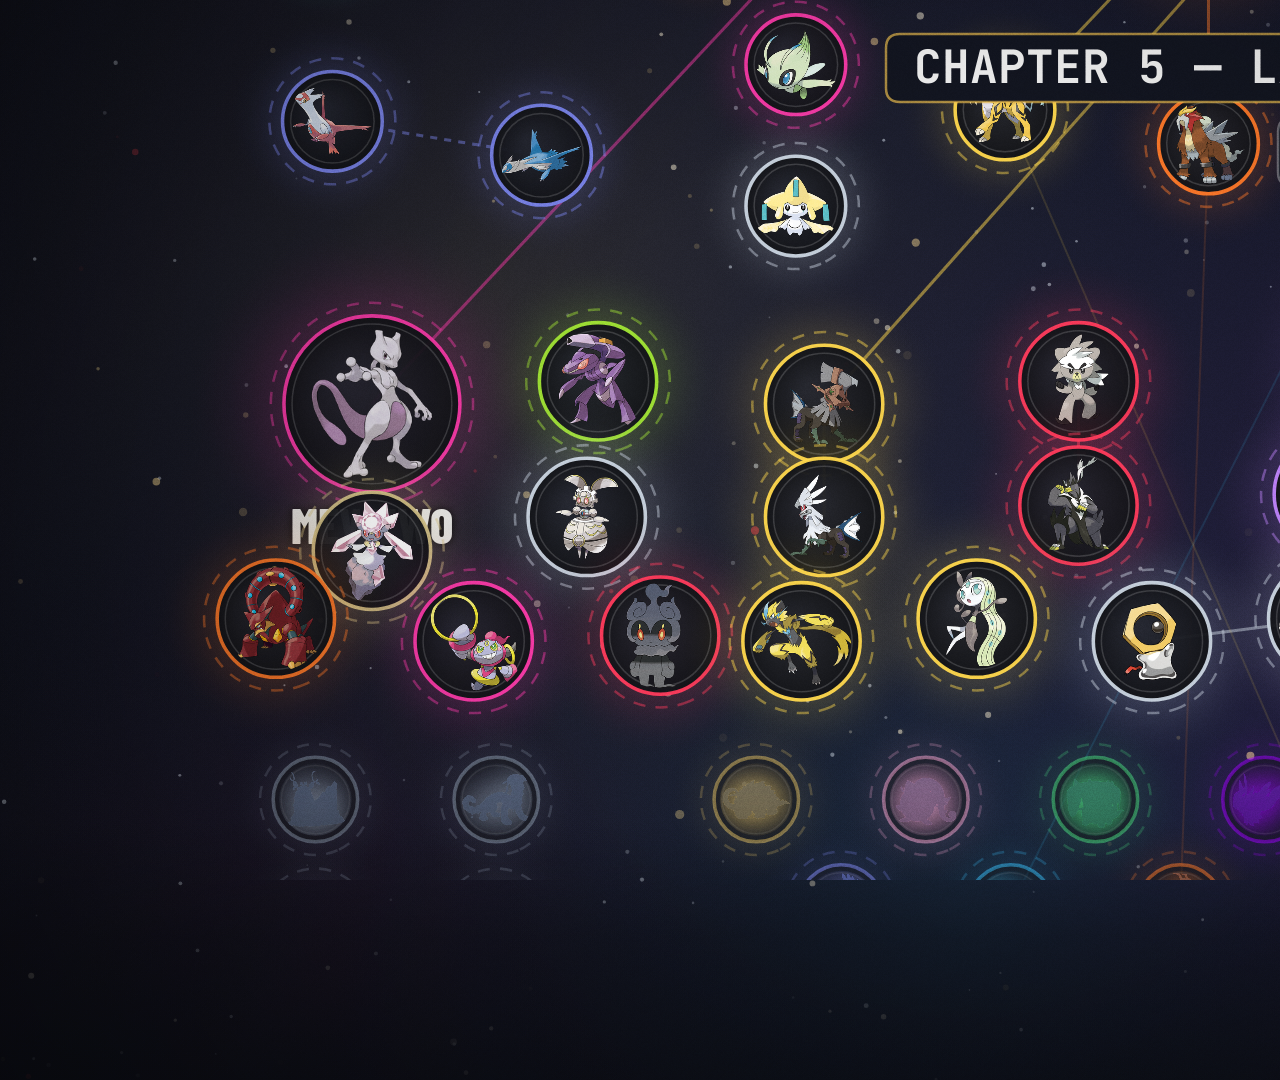
<file: segments/s6/index.html>
<!DOCTYPE html>
<html lang="en"><head><meta charset="UTF-8"/>
<link rel="stylesheet" href="assets/fonts/fonts.css"/>
<style>
*{margin:0;padding:0;box-sizing:border-box}
html,body{width:1920px;height:1080px;overflow:hidden;background:#0B0D14}
#root{position:relative;width:1920px;height:1080px;overflow:hidden;background:#0B0D14}
canvas{display:block}
.preload{position:absolute;left:-9999px;top:0;width:10px;height:10px;visibility:hidden}
</style></head>
<body>
<div id="root" data-composition-id="main" data-start="0" data-duration="211.94" data-width="1920" data-height="1080">
<canvas id="cv" width="1920" height="1080"></canvas>
<img class="preload" id="art1014" src="assets/art/art_1014_hero.png"/>
<img class="preload" id="art1015" src="assets/art/art_1015_hero.png"/>
<img class="preload" id="art1016" src="assets/art/art_1016_hero.png"/>
<img class="preload" id="art1017" src="assets/art/art_1017_hero.png"/>
<img class="preload" id="art1025" src="assets/art/art_1025_hero.png"/>
<img class="preload" id="art150" src="assets/art/art_150_hero.png"/>
<img class="preload" id="art648" src="assets/art/art_648_hero.png"/>
<img class="preload" id="art649" src="assets/art/art_649_hero.png"/>
<img class="preload" id="art719" src="assets/art/art_719_hero.png"/>
<img class="preload" id="art720" src="assets/art/art_720_hero.png"/>
<img class="preload" id="art721" src="assets/art/art_721_hero.png"/>
<img class="preload" id="art772" src="assets/art/art_772_hero.png"/>
<img class="preload" id="art773" src="assets/art/art_773_hero.png"/>
<img class="preload" id="art801" src="assets/art/art_801_hero.png"/>
<img class="preload" id="art802" src="assets/art/art_802_hero.png"/>
<img class="preload" id="art807" src="assets/art/art_807_hero.png"/>
<img class="preload" id="art808" src="assets/art/art_808_hero.png"/>
<img class="preload" id="art809" src="assets/art/art_809_hero.png"/>
<img class="preload" id="art891" src="assets/art/art_891_hero.png"/>
<img class="preload" id="art892" src="assets/art/art_892_hero.png"/>
<img class="preload" id="art893" src="assets/art/art_893_hero.png"/>
<img class="preload" id="artsheet" src="assets/art/mapsheet.png"/>
</div>
<script src="assets/gsap.min.js"></script>
<script>
'use strict';
window.__DATA__ = {"seg": 6, "dur": 211.94, "intro": 3.2, "kick": "CHAPTER 5", "title": "LAB-BORN AND CURSED", "beats": [{"kind": "mapbeat", "start": 3.2, "end": 8.7, "species": [], "variant": 0}, {"kind": "stage", "start": 8.7, "end": 16.7, "species": [{"name": "Mewtwo", "dex": 150, "t1": "Psychic", "t2": null, "accent": "#FF3CAC", "fact": "BORN FROM MEW, MADE BY HUMANS", "grade": null, "hero": true}], "variant": 2, "presil": true}, {"kind": "mapbeat", "start": 16.7, "end": 22.2, "species": [], "variant": 0}, {"kind": "stage", "start": 22.2, "end": 25.35, "species": [{"name": "Mewtwo", "dex": 150, "t1": "Psychic", "t2": null, "accent": "#FF3CAC", "fact": "BORN FROM MEW, MADE BY HUMANS", "grade": null, "hero": true}], "variant": 2, "presil": true}, {"kind": "stage", "start": 25.35, "end": 36.35, "species": [{"name": "Mewtwo", "dex": 150, "t1": "Psychic", "t2": null, "accent": "#FF3CAC", "fact": "BORN FROM MEW, MADE BY HUMANS", "grade": null, "hero": true}], "variant": 0}, {"kind": "stage", "start": 36.35, "end": 40.92, "species": [{"name": "Mewtwo", "dex": 150, "t1": "Psychic", "t2": null, "accent": "#FF3CAC", "fact": "BORN FROM MEW, MADE BY HUMANS", "grade": null, "hero": true}], "variant": 1}, {"kind": "stage", "start": 40.92, "end": 51.92, "species": [{"name": "Genesect", "dex": 649, "t1": "Bug", "t2": "Steel", "accent": "#A3E635", "fact": "A 300-MILLION-YEAR-OLD HUNTER, REBUILT", "grade": null, "hero": false}], "variant": 0}, {"kind": "stage", "start": 51.92, "end": 54.58, "species": [{"name": "Genesect", "dex": 649, "t1": "Bug", "t2": "Steel", "accent": "#A3E635", "fact": "A 300-MILLION-YEAR-OLD HUNTER, REBUILT", "grade": null, "hero": false}], "variant": 1}, {"kind": "stage", "start": 54.58, "end": 65.58, "species": [{"name": "Type: Null", "dex": 772, "t1": "Normal", "t2": null, "accent": "#FFD84D", "fact": "BUILT TO COPY A GOD", "grade": null, "hero": false}], "variant": 0}, {"kind": "stage", "start": 65.58, "end": 67.72, "species": [{"name": "Type: Null", "dex": 772, "t1": "Normal", "t2": null, "accent": "#FFD84D", "fact": "BUILT TO COPY A GOD", "grade": null, "hero": false}], "variant": 1}, {"kind": "stage", "start": 67.72, "end": 73.26, "species": [{"name": "Silvally", "dex": 773, "t1": "Normal", "t2": null, "accent": "#FFD84D", "fact": "BROKE ITS OWN HELMET OFF", "grade": "CANON", "hero": false}], "variant": 0}, {"kind": "stage", "start": 73.26, "end": 84.26, "species": [{"name": "Magearna", "dex": 801, "t1": "Steel", "t2": "Fairy", "accent": "#CBD5E1", "fact": "HER HEART IS A REAL, LIVING SOUL", "grade": null, "hero": false}], "variant": 0}, {"kind": "stage", "start": 84.26, "end": 95.26, "species": [{"name": "Magearna", "dex": 801, "t1": "Steel", "t2": "Fairy", "accent": "#CBD5E1", "fact": "HER HEART IS A REAL, LIVING SOUL", "grade": null, "hero": false}], "variant": 1}, {"kind": "stage", "start": 95.26, "end": 106.26, "species": [{"name": "Magearna", "dex": 801, "t1": "Steel", "t2": "Fairy", "accent": "#CBD5E1", "fact": "HER HEART IS A REAL, LIVING SOUL", "grade": null, "hero": false}], "variant": 2}, {"kind": "stage", "start": 106.26, "end": 107.18, "species": [{"name": "Magearna", "dex": 801, "t1": "Steel", "t2": "Fairy", "accent": "#CBD5E1", "fact": "HER HEART IS A REAL, LIVING SOUL", "grade": null, "hero": false}], "variant": 0}, {"kind": "stage", "start": 107.18, "end": 118.18, "species": [{"name": "Diancie", "dex": 719, "t1": "Rock", "t2": "Fairy", "accent": "#D6C48A", "fact": "NATURE DID IT \u2014 NO LAB, NO WARNING", "grade": null, "hero": false}], "variant": 0}, {"kind": "stage", "start": 118.18, "end": 120.18, "species": [{"name": "Diancie", "dex": 719, "t1": "Rock", "t2": "Fairy", "accent": "#D6C48A", "fact": "NATURE DID IT \u2014 NO LAB, NO WARNING", "grade": null, "hero": false}], "variant": 1}, {"kind": "stage", "start": 120.18, "end": 125.7, "species": [{"name": "Kubfu", "dex": 891, "t1": "Fighting", "t2": null, "accent": "#FF3B5C", "fact": "A LEGENDARY HANDED TO A TRAINER", "grade": null, "hero": false}], "variant": 0}, {"kind": "stage", "start": 125.7, "end": 136.7, "species": [{"name": "Urshifu", "dex": 892, "t1": "Fighting", "t2": "Dark", "accent": "#FF3B5C", "fact": "EVOLUTION AS A GRADUATION", "grade": "CANON", "hero": false}], "variant": 0}, {"kind": "stage", "start": 136.7, "end": 136.88, "species": [{"name": "Urshifu", "dex": 892, "t1": "Fighting", "t2": "Dark", "accent": "#FF3B5C", "fact": "EVOLUTION AS A GRADUATION", "grade": "CANON", "hero": false}], "variant": 1}, {"kind": "stage", "start": 136.88, "end": 140.24, "species": [{"name": "Volcanion", "dex": 721, "t1": "Fire", "t2": "Water", "accent": "#FF7A2A", "fact": "TOO DANGEROUS TO APPROACH", "grade": null, "hero": false}], "variant": 0}, {"kind": "stage", "start": 140.24, "end": 143.42, "species": [{"name": "Hoopa", "dex": 720, "t1": "Psychic", "t2": "Ghost", "accent": "#FF3CAC", "fact": "SUMMONS ANYTHING THROUGH ITS RINGS", "grade": null, "hero": false}], "variant": 0}, {"kind": "stage", "start": 143.42, "end": 146.56, "species": [{"name": "Marshadow", "dex": 802, "t1": "Fighting", "t2": "Ghost", "accent": "#FF3B5C", "fact": "HIDES IN FIGHTERS\u2019 SHADOWS", "grade": null, "hero": false}], "variant": 0}, {"kind": "stage", "start": 146.56, "end": 153.64, "species": [{"name": "Zeraora", "dex": 807, "t1": "Electric", "t2": null, "accent": "#FFD84D", "fact": "A THUNDERCLAP WITH CLAWS", "grade": null, "hero": false}, {"name": "Meloetta", "dex": 648, "t1": "Normal", "t2": "Psychic", "accent": "#FFD84D", "fact": "SHIFTS BETWEEN SONG AND DANCE", "grade": null, "hero": false}], "variant": 0}, {"kind": "stage", "start": 153.64, "end": 160.28, "species": [{"name": "Meltan", "dex": 808, "t1": "Steel", "t2": null, "accent": "#CBD5E1", "fact": "LIQUID METAL", "grade": null, "hero": false}, {"name": "Melmetal", "dex": 809, "t1": "Steel", "t2": null, "accent": "#CBD5E1", "fact": "WORSHIPPED BY THE ANCIENTS", "grade": "CANON", "hero": false}], "variant": 0}, {"kind": "stage", "start": 160.28, "end": 169.59, "species": [{"name": "Zarude", "dex": 893, "t1": "Dark", "t2": "Grass", "accent": "#94A3B8", "fact": "RAISES ORPHANS IN THE JUNGLE", "grade": null, "hero": false}], "variant": 0}, {"kind": "stage", "start": 169.59, "end": 180.59, "species": [{"name": "Pecharunt", "dex": 1025, "t1": "Poison", "t2": "Ghost", "accent": "#C084FC", "fact": "THE POISON PUPPETEER", "grade": null, "hero": true}], "variant": 0}, {"kind": "stage", "start": 180.59, "end": 183.55, "species": [{"name": "Pecharunt", "dex": 1025, "t1": "Poison", "t2": "Ghost", "accent": "#C084FC", "fact": "THE POISON PUPPETEER", "grade": null, "hero": true}], "variant": 1}, {"kind": "stage", "start": 183.55, "end": 194.55, "species": [{"name": "Okidogi", "dex": 1014, "t1": "Poison", "t2": "Fighting", "accent": "#C084FC", "fact": "CHAINED BY A WISH FOR STRENGTH", "grade": null, "hero": false}, {"name": "Munkidori", "dex": 1015, "t1": "Poison", "t2": "Psychic", "accent": "#C084FC", "fact": "CHAINED BY A WISH FOR WISDOM", "grade": null, "hero": false}, {"name": "Fezandipiti", "dex": 1016, "t1": "Poison", "t2": "Fairy", "accent": "#C084FC", "fact": "CHAINED BY A WISH FOR BEAUTY", "grade": null, "hero": false}], "variant": 0}, {"kind": "stage", "start": 194.55, "end": 196.43, "species": [{"name": "Okidogi", "dex": 1014, "t1": "Poison", "t2": "Fighting", "accent": "#C084FC", "fact": "CHAINED BY A WISH FOR STRENGTH", "grade": null, "hero": false}, {"name": "Munkidori", "dex": 1015, "t1": "Poison", "t2": "Psychic", "accent": "#C084FC", "fact": "CHAINED BY A WISH FOR WISDOM", "grade": null, "hero": false}, {"name": "Fezandipiti", "dex": 1016, "t1": "Poison", "t2": "Fairy", "accent": "#C084FC", "fact": "CHAINED BY A WISH FOR BEAUTY", "grade": null, "hero": false}], "variant": 1}, {"kind": "stage", "start": 196.43, "end": 207.43, "species": [{"name": "Ogerpon", "dex": 1017, "t1": "Grass", "t2": null, "accent": "#4ADE80", "fact": "SHE KILLED THE THIEVES", "grade": null, "hero": true}], "variant": 0}, {"kind": "stage", "start": 207.43, "end": 211.94, "species": [{"name": "Ogerpon", "dex": 1017, "t1": "Grass", "t2": null, "accent": "#4ADE80", "fact": "SHE KILLED THE THIEVES", "grade": null, "hero": true}], "variant": 1}], "specials": [{"kind": "quote", "start": 20.44, "end": 28.44, "text": "Diary: Feb. 6. MEW gave birth. We christened the newly born Pok\u00e9mon MEWTWO.", "tag": "POK\u00c9MON MANSION JOURNAL"}, {"kind": "slam", "start": 208.1, "end": 212.4, "text": "POISON PUPPETEER"}], "mapNodes": [{"name": "Arceus", "dex": 493, "rect": [1840, 460], "x": 3200, "y": 345, "accent": "#FFD84D", "state": "lit", "hero": true, "ord": 0, "label": false}, {"name": "Dialga", "dex": 483, "rect": [2530, 230], "x": 2660, "y": 600, "accent": "#CBD5E1", "state": "lit", "hero": false, "ord": 0, "label": false}, {"name": "Palkia", "dex": 484, "rect": [2760, 230], "x": 3200, "y": 650, "accent": "#38BDF8", "state": "lit", "hero": false, "ord": 0, "label": false}, {"name": "Giratina", "dex": 487, "rect": [460, 460], "x": 3740, "y": 600, "accent": "#9D00FF", "state": "lit", "hero": false, "ord": 0, "label": false}, {"name": "Uxie", "dex": 480, "rect": [1840, 230], "x": 2720, "y": 890, "accent": "#FF3CAC", "state": "lit", "hero": false, "ord": 0, "label": false}, {"name": "Mesprit", "dex": 481, "rect": [2070, 230], "x": 3200, "y": 920, "accent": "#FF3CAC", "state": "lit", "hero": false, "ord": 0, "label": false}, {"name": "Azelf", "dex": 482, "rect": [2300, 230], "x": 3680, "y": 890, "accent": "#FF3CAC", "state": "lit", "hero": false, "ord": 0, "label": false}, {"name": "Rayquaza", "dex": 384, "rect": [1150, 230], "x": 1000, "y": 740, "accent": "#818CF8", "state": "lit", "hero": true, "ord": 0, "label": false}, {"name": "Kyogre", "dex": 382, "rect": [690, 230], "x": 560, "y": 1080, "accent": "#38BDF8", "state": "lit", "hero": false, "ord": 0, "label": false}, {"name": "Groudon", "dex": 383, "rect": [920, 230], "x": 1440, "y": 1080, "accent": "#E2BF65", "state": "lit", "hero": false, "ord": 0, "label": false}, {"name": "Mew", "dex": 151, "rect": [920, 0], "x": 1700, "y": 1200, "accent": "#FF3CAC", "state": "lit", "hero": false, "ord": 0, "label": false}, {"name": "Regigigas", "dex": 486, "rect": [230, 460], "x": 5320, "y": 740, "accent": "#FFD84D", "state": "lit", "hero": true, "ord": 0, "label": false}, {"name": "Regirock", "dex": 377, "rect": [2530, 0], "x": 4600, "y": 1120, "accent": "#D6C48A", "state": "lit", "hero": false, "ord": 0, "label": false}, {"name": "Regice", "dex": 378, "rect": [2760, 0], "x": 4960, "y": 1200, "accent": "#7DEFF5", "state": "lit", "hero": false, "ord": 0, "label": false}, {"name": "Registeel", "dex": 379, "rect": [0, 230], "x": 5320, "y": 1240, "accent": "#CBD5E1", "state": "lit", "hero": false, "ord": 0, "label": false}, {"name": "Regieleki", "dex": 894, "rect": [2070, 1380], "x": 5680, "y": 1200, "accent": "#FFD84D", "state": "lit", "hero": false, "ord": 0, "label": false}, {"name": "Regidrago", "dex": 895, "rect": [2300, 1380], "x": 6040, "y": 1120, "accent": "#818CF8", "state": "lit", "hero": false, "ord": 0, "label": false}, {"name": "Articuno", "dex": 144, "rect": [0, 0], "x": 430, "y": 1620, "accent": "#7DEFF5", "state": "lit", "hero": false, "ord": 0, "label": false}, {"name": "Zapdos", "dex": 145, "rect": [230, 0], "x": 760, "y": 1560, "accent": "#FFD84D", "state": "lit", "hero": false, "ord": 0, "label": false}, {"name": "Moltres", "dex": 146, "rect": [460, 0], "x": 1090, "y": 1620, "accent": "#FF7A2A", "state": "lit", "hero": false, "ord": 0, "label": false}, {"name": "Ho-Oh", "dex": 250, "rect": [2070, 0], "x": 1980, "y": 1580, "accent": "#FF7A2A", "state": "lit", "hero": true, "ord": 0, "label": false}, {"name": "Lugia", "dex": 249, "rect": [1840, 0], "x": 2380, "y": 1660, "accent": "#FF3CAC", "state": "lit", "hero": false, "ord": 0, "label": false}, {"name": "Raikou", "dex": 243, "rect": [1150, 0], "x": 1620, "y": 1960, "accent": "#FFD84D", "state": "lit", "hero": false, "ord": 0, "label": false}, {"name": "Entei", "dex": 244, "rect": [1380, 0], "x": 1980, "y": 2020, "accent": "#FF7A2A", "state": "lit", "hero": false, "ord": 0, "label": false}, {"name": "Suicune", "dex": 245, "rect": [1610, 0], "x": 2340, "y": 1960, "accent": "#38BDF8", "state": "lit", "hero": false, "ord": 0, "label": false}, {"name": "Latias", "dex": 380, "rect": [230, 230], "x": 430, "y": 1980, "accent": "#818CF8", "state": "lit", "hero": false, "ord": 0, "label": false}, {"name": "Latios", "dex": 381, "rect": [460, 230], "x": 800, "y": 2040, "accent": "#818CF8", "state": "lit", "hero": false, "ord": 0, "label": false}, {"name": "Celebi", "dex": 251, "rect": [2300, 0], "x": 1250, "y": 1880, "accent": "#FF3CAC", "state": "lit", "hero": false, "ord": 0, "label": false}, {"name": "Jirachi", "dex": 385, "rect": [1380, 230], "x": 1250, "y": 2130, "accent": "#CBD5E1", "state": "lit", "hero": false, "ord": 0, "label": false}, {"name": "Heatran", "dex": 485, "rect": [0, 460], "x": 3820, "y": 1560, "accent": "#FF7A2A", "state": "lit", "hero": false, "ord": 0, "label": false}, {"name": "Cresselia", "dex": 488, "rect": [690, 460], "x": 4180, "y": 1560, "accent": "#FF3CAC", "state": "lit", "hero": false, "ord": 0, "label": false}, {"name": "Darkrai", "dex": 491, "rect": [1380, 460], "x": 4180, "y": 1800, "accent": "#94A3B8", "state": "lit", "hero": false, "ord": 0, "label": false}, {"name": "Shaymin", "dex": 492, "rect": [1610, 460], "x": 3820, "y": 1800, "accent": "#4ADE80", "state": "lit", "hero": false, "ord": 0, "label": false}, {"name": "Manaphy", "dex": 490, "rect": [1150, 460], "x": 3820, "y": 2040, "accent": "#38BDF8", "state": "lit", "hero": false, "ord": 0, "label": false}, {"name": "Phione", "dex": 489, "rect": [920, 460], "x": 4120, "y": 2100, "accent": "#38BDF8", "state": "lit", "hero": false, "ord": 0, "label": false}, {"name": "Reshiram", "dex": 643, "rect": [460, 690], "x": 4780, "y": 1720, "accent": "#818CF8", "state": "lit", "hero": true, "ord": 0, "label": false}, {"name": "Zekrom", "dex": 644, "rect": [690, 690], "x": 5320, "y": 1720, "accent": "#818CF8", "state": "lit", "hero": true, "ord": 0, "label": false}, {"name": "Kyurem", "dex": 646, "rect": [1150, 690], "x": 5050, "y": 1930, "accent": "#818CF8", "state": "lit", "hero": true, "ord": 0, "label": false}, {"name": "Victini", "dex": 494, "rect": [2070, 460], "x": 4550, "y": 1930, "accent": "#FF3CAC", "state": "lit", "hero": false, "ord": 0, "label": false}, {"name": "Tornadus", "dex": 641, "rect": [0, 690], "x": 5600, "y": 1560, "accent": "#A5B4FC", "state": "lit", "hero": false, "ord": 0, "label": false}, {"name": "Thundurus", "dex": 642, "rect": [230, 690], "x": 5900, "y": 1560, "accent": "#FFD84D", "state": "lit", "hero": false, "ord": 0, "label": false}, {"name": "Landorus", "dex": 645, "rect": [920, 690], "x": 5750, "y": 1780, "accent": "#E2BF65", "state": "lit", "hero": false, "ord": 0, "label": false}, {"name": "Enamorus", "dex": 905, "rect": [230, 1610], "x": 6050, "y": 1780, "accent": "#F9A8D4", "state": "lit", "hero": false, "ord": 0, "label": false}, {"name": "Cobalion", "dex": 638, "rect": [2300, 460], "x": 4380, "y": 2130, "accent": "#CBD5E1", "state": "lit", "hero": false, "ord": 0, "label": false}, {"name": "Terrakion", "dex": 639, "rect": [2530, 460], "x": 4720, "y": 2170, "accent": "#D6C48A", "state": "lit", "hero": false, "ord": 0, "label": false}, {"name": "Virizion", "dex": 640, "rect": [2760, 460], "x": 5060, "y": 2130, "accent": "#4ADE80", "state": "lit", "hero": false, "ord": 0, "label": false}, {"name": "Keldeo", "dex": 647, "rect": [1380, 690], "x": 5380, "y": 2170, "accent": "#38BDF8", "state": "lit", "hero": false, "ord": 0, "label": false}, {"name": "Xerneas", "dex": 716, "rect": [2070, 690], "x": 5660, "y": 2040, "accent": "#F9A8D4", "state": "lit", "hero": false, "ord": 0, "label": false}, {"name": "Yveltal", "dex": 717, "rect": [2300, 690], "x": 5960, "y": 2040, "accent": "#94A3B8", "state": "lit", "hero": false, "ord": 0, "label": false}, {"name": "Zygarde", "dex": 718, "rect": [2530, 690], "x": 5810, "y": 2180, "accent": "#818CF8", "state": "lit", "hero": false, "ord": 0, "label": false}, {"name": "Mewtwo", "dex": 150, "rect": [690, 0], "x": 500, "y": 2480, "accent": "#FF3CAC", "state": "new", "hero": true, "ord": 0, "label": true}, {"name": "Genesect", "dex": 649, "rect": [1840, 690], "x": 900, "y": 2440, "accent": "#A3E635", "state": "new", "hero": false, "ord": 1, "label": false}, {"name": "Type: Null", "dex": 772, "rect": [460, 920], "x": 1300, "y": 2480, "accent": "#FFD84D", "state": "new", "hero": false, "ord": 2, "label": false}, {"name": "Silvally", "dex": 773, "rect": [690, 920], "x": 1300, "y": 2680, "accent": "#FFD84D", "state": "new", "hero": false, "ord": 3, "label": false}, {"name": "Magearna", "dex": 801, "rect": [1610, 1150], "x": 880, "y": 2680, "accent": "#CBD5E1", "state": "new", "hero": false, "ord": 4, "label": false}, {"name": "Diancie", "dex": 719, "rect": [2760, 690], "x": 500, "y": 2740, "accent": "#D6C48A", "state": "new", "hero": false, "ord": 5, "label": false}, {"name": "Kubfu", "dex": 891, "rect": [1380, 1380], "x": 1750, "y": 2440, "accent": "#FF3B5C", "state": "new", "hero": false, "ord": 6, "label": false}, {"name": "Urshifu", "dex": 892, "rect": [1610, 1380], "x": 1750, "y": 2660, "accent": "#FF3B5C", "state": "new", "hero": false, "ord": 7, "label": false}, {"name": "Pecharunt", "dex": 1025, "rect": [1610, 2070], "x": 2350, "y": 2420, "accent": "#C084FC", "state": "new", "hero": true, "ord": 8, "label": true}, {"name": "Ogerpon", "dex": 1017, "rect": [230, 2070], "x": 2780, "y": 2420, "accent": "#4ADE80", "state": "new", "hero": true, "ord": 9, "label": true}, {"name": "Okidogi", "dex": 1014, "rect": [2530, 1840], "x": 2200, "y": 2640, "accent": "#C084FC", "state": "new", "hero": false, "ord": 10, "label": false}, {"name": "Munkidori", "dex": 1015, "rect": [2760, 1840], "x": 2480, "y": 2680, "accent": "#C084FC", "state": "new", "hero": false, "ord": 11, "label": false}, {"name": "Fezandipiti", "dex": 1016, "rect": [0, 2070], "x": 2760, "y": 2640, "accent": "#C084FC", "state": "new", "hero": false, "ord": 12, "label": false}, {"name": "Volcanion", "dex": 721, "rect": [230, 920], "x": 330, "y": 2860, "accent": "#FF7A2A", "state": "new", "hero": false, "ord": 13, "label": false}, {"name": "Hoopa", "dex": 720, "rect": [0, 920], "x": 680, "y": 2900, "accent": "#FF3CAC", "state": "new", "hero": false, "ord": 14, "label": false}, {"name": "Marshadow", "dex": 802, "rect": [1840, 1150], "x": 1010, "y": 2890, "accent": "#FF3B5C", "state": "new", "hero": false, "ord": 15, "label": false}, {"name": "Zeraora", "dex": 807, "rect": [0, 1380], "x": 1260, "y": 2900, "accent": "#FFD84D", "state": "new", "hero": false, "ord": 16, "label": false}, {"name": "Meloetta", "dex": 648, "rect": [1610, 690], "x": 1570, "y": 2860, "accent": "#FFD84D", "state": "new", "hero": false, "ord": 17, "label": false}, {"name": "Meltan", "dex": 808, "rect": [230, 1380], "x": 1880, "y": 2900, "accent": "#CBD5E1", "state": "new", "hero": false, "ord": 18, "label": false}, {"name": "Melmetal", "dex": 809, "rect": [460, 1380], "x": 2190, "y": 2860, "accent": "#CBD5E1", "state": "new", "hero": false, "ord": 19, "label": false}, {"name": "Zarude", "dex": 893, "rect": [1840, 1380], "x": 2500, "y": 2900, "accent": "#94A3B8", "state": "new", "hero": false, "ord": 20, "label": false}, {"name": "Deoxys", "dex": 386, "rect": [1610, 230], "x": 3650, "y": 2440, "accent": "#FF3CAC", "state": "sil", "hero": false, "ord": 0, "label": false}, {"name": "Eternatus", "dex": 890, "rect": [1150, 1380], "x": 4450, "y": 2460, "accent": "#C084FC", "state": "sil", "hero": true, "ord": 0, "label": false}, {"name": "Zacian", "dex": 888, "rect": [690, 1380], "x": 3900, "y": 2600, "accent": "#F9A8D4", "state": "sil", "hero": false, "ord": 0, "label": false}, {"name": "Zamazenta", "dex": 889, "rect": [920, 1380], "x": 4280, "y": 2760, "accent": "#FF3B5C", "state": "sil", "hero": false, "ord": 0, "label": false}, {"name": "Calyrex", "dex": 898, "rect": [0, 1610], "x": 4900, "y": 2440, "accent": "#FF3CAC", "state": "sil", "hero": false, "ord": 0, "label": false}, {"name": "Glastrier", "dex": 896, "rect": [2530, 1380], "x": 4780, "y": 2660, "accent": "#7DEFF5", "state": "sil", "hero": false, "ord": 0, "label": false}, {"name": "Spectrier", "dex": 897, "rect": [2760, 1380], "x": 5080, "y": 2660, "accent": "#9D00FF", "state": "sil", "hero": false, "ord": 0, "label": false}, {"name": "Tapu Koko", "dex": 785, "rect": [920, 920], "x": 5300, "y": 2400, "accent": "#FFD84D", "state": "sil", "hero": false, "ord": 0, "label": false}, {"name": "Tapu Lele", "dex": 786, "rect": [1150, 920], "x": 5560, "y": 2440, "accent": "#FF3CAC", "state": "sil", "hero": false, "ord": 0, "label": false}, {"name": "Tapu Bulu", "dex": 787, "rect": [1380, 920], "x": 5820, "y": 2400, "accent": "#4ADE80", "state": "sil", "hero": false, "ord": 0, "label": false}, {"name": "Tapu Fini", "dex": 788, "rect": [1610, 920], "x": 6080, "y": 2440, "accent": "#38BDF8", "state": "sil", "hero": false, "ord": 0, "label": false}, {"name": "Necrozma", "dex": 800, "rect": [1380, 1150], "x": 5640, "y": 2560, "accent": "#FF3CAC", "state": "sil", "hero": true, "ord": 0, "label": false}, {"name": "Cosmog", "dex": 789, "rect": [1840, 920], "x": 5200, "y": 2760, "accent": "#FF3CAC", "state": "sil", "hero": false, "ord": 0, "label": false}, {"name": "Cosmoem", "dex": 790, "rect": [2070, 920], "x": 5460, "y": 2800, "accent": "#FF3CAC", "state": "sil", "hero": false, "ord": 0, "label": false}, {"name": "Solgaleo", "dex": 791, "rect": [2300, 920], "x": 5760, "y": 2740, "accent": "#FF3CAC", "state": "sil", "hero": false, "ord": 0, "label": false}, {"name": "Lunala", "dex": 792, "rect": [2530, 920], "x": 6080, "y": 2780, "accent": "#FF3CAC", "state": "sil", "hero": false, "ord": 0, "label": false}, {"name": "Nihilego", "dex": 793, "rect": [2760, 920], "x": 3520, "y": 2900, "accent": "#D6C48A", "state": "sil", "hero": false, "ord": 0, "label": false}, {"name": "Buzzwole", "dex": 794, "rect": [0, 1150], "x": 3772, "y": 2900, "accent": "#A3E635", "state": "sil", "hero": false, "ord": 0, "label": false}, {"name": "Pheromosa", "dex": 795, "rect": [230, 1150], "x": 4024, "y": 2900, "accent": "#A3E635", "state": "sil", "hero": false, "ord": 0, "label": false}, {"name": "Xurkitree", "dex": 796, "rect": [460, 1150], "x": 4276, "y": 2900, "accent": "#FFD84D", "state": "sil", "hero": false, "ord": 0, "label": false}, {"name": "Celesteela", "dex": 797, "rect": [690, 1150], "x": 4528, "y": 2900, "accent": "#CBD5E1", "state": "sil", "hero": false, "ord": 0, "label": false}, {"name": "Kartana", "dex": 798, "rect": [920, 1150], "x": 4780, "y": 2900, "accent": "#4ADE80", "state": "sil", "hero": false, "ord": 0, "label": false}, {"name": "Guzzlord", "dex": 799, "rect": [1150, 1150], "x": 5032, "y": 2900, "accent": "#94A3B8", "state": "sil", "hero": false, "ord": 0, "label": false}, {"name": "Poipole", "dex": 803, "rect": [2070, 1150], "x": 5284, "y": 2900, "accent": "#C084FC", "state": "sil", "hero": false, "ord": 0, "label": false}, {"name": "Naganadel", "dex": 804, "rect": [2300, 1150], "x": 5536, "y": 2900, "accent": "#C084FC", "state": "sil", "hero": false, "ord": 0, "label": false}, {"name": "Stakataka", "dex": 805, "rect": [2530, 1150], "x": 5788, "y": 2900, "accent": "#D6C48A", "state": "sil", "hero": false, "ord": 0, "label": false}, {"name": "Blacephalon", "dex": 806, "rect": [2760, 1150], "x": 6040, "y": 2900, "accent": "#FF7A2A", "state": "sil", "hero": false, "ord": 0, "label": false}, {"name": "Wo-Chien", "dex": 1001, "rect": [230, 1840], "x": 400, "y": 3180, "accent": "#94A3B8", "state": "sil", "hero": false, "ord": 0, "label": false}, {"name": "Chien-Pao", "dex": 1002, "rect": [460, 1840], "x": 720, "y": 3180, "accent": "#94A3B8", "state": "sil", "hero": false, "ord": 0, "label": false}, {"name": "Ting-Lu", "dex": 1003, "rect": [690, 1840], "x": 400, "y": 3400, "accent": "#94A3B8", "state": "sil", "hero": false, "ord": 0, "label": false}, {"name": "Chi-Yu", "dex": 1004, "rect": [920, 1840], "x": 720, "y": 3400, "accent": "#94A3B8", "state": "sil", "hero": false, "ord": 0, "label": false}, {"name": "Great Tusk", "dex": 984, "rect": [460, 1610], "x": 1180, "y": 3180, "accent": "#E2BF65", "state": "sil", "hero": false, "ord": 0, "label": false}, {"name": "Scream Tail", "dex": 985, "rect": [690, 1610], "x": 1480, "y": 3180, "accent": "#F9A8D4", "state": "sil", "hero": false, "ord": 0, "label": false}, {"name": "Brute Bonnet", "dex": 986, "rect": [920, 1610], "x": 1780, "y": 3180, "accent": "#4ADE80", "state": "sil", "hero": false, "ord": 0, "label": false}, {"name": "Flutter Mane", "dex": 987, "rect": [1150, 1610], "x": 2080, "y": 3180, "accent": "#9D00FF", "state": "sil", "hero": false, "ord": 0, "label": false}, {"name": "Slither Wing", "dex": 988, "rect": [1380, 1610], "x": 2380, "y": 3180, "accent": "#A3E635", "state": "sil", "hero": false, "ord": 0, "label": false}, {"name": "Sandy Shocks", "dex": 989, "rect": [1610, 1610], "x": 2680, "y": 3180, "accent": "#FFD84D", "state": "sil", "hero": false, "ord": 0, "label": false}, {"name": "Roaring Moon", "dex": 1005, "rect": [1150, 1840], "x": 1330, "y": 3370, "accent": "#818CF8", "state": "sil", "hero": false, "ord": 0, "label": false}, {"name": "Walking Wake", "dex": 1009, "rect": [2070, 1840], "x": 1630, "y": 3370, "accent": "#38BDF8", "state": "sil", "hero": false, "ord": 0, "label": false}, {"name": "Gouging Fire", "dex": 1023, "rect": [1150, 2070], "x": 1930, "y": 3370, "accent": "#FF7A2A", "state": "sil", "hero": false, "ord": 0, "label": false}, {"name": "Raging Bolt", "dex": 1022, "rect": [920, 2070], "x": 2230, "y": 3370, "accent": "#FFD84D", "state": "sil", "hero": false, "ord": 0, "label": false}, {"name": "Koraidon", "dex": 1007, "rect": [1610, 1840], "x": 2530, "y": 3370, "accent": "#FF3B5C", "state": "sil", "hero": true, "ord": 0, "label": false}, {"name": "Iron Treads", "dex": 990, "rect": [1840, 1610], "x": 3720, "y": 3180, "accent": "#E2BF65", "state": "sil", "hero": false, "ord": 0, "label": false}, {"name": "Iron Bundle", "dex": 991, "rect": [2070, 1610], "x": 4020, "y": 3180, "accent": "#7DEFF5", "state": "sil", "hero": false, "ord": 0, "label": false}, {"name": "Iron Hands", "dex": 992, "rect": [2300, 1610], "x": 4320, "y": 3180, "accent": "#FF3B5C", "state": "sil", "hero": false, "ord": 0, "label": false}, {"name": "Iron Jugulis", "dex": 993, "rect": [2530, 1610], "x": 4620, "y": 3180, "accent": "#94A3B8", "state": "sil", "hero": false, "ord": 0, "label": false}, {"name": "Iron Moth", "dex": 994, "rect": [2760, 1610], "x": 4920, "y": 3180, "accent": "#FF7A2A", "state": "sil", "hero": false, "ord": 0, "label": false}, {"name": "Iron Thorns", "dex": 995, "rect": [0, 1840], "x": 5220, "y": 3180, "accent": "#D6C48A", "state": "sil", "hero": false, "ord": 0, "label": false}, {"name": "Iron Valiant", "dex": 1006, "rect": [1380, 1840], "x": 3870, "y": 3370, "accent": "#F9A8D4", "state": "sil", "hero": false, "ord": 0, "label": false}, {"name": "Iron Leaves", "dex": 1010, "rect": [2300, 1840], "x": 4170, "y": 3370, "accent": "#4ADE80", "state": "sil", "hero": false, "ord": 0, "label": false}, {"name": "Iron Boulder", "dex": 1020, "rect": [460, 2070], "x": 4470, "y": 3370, "accent": "#D6C48A", "state": "sil", "hero": false, "ord": 0, "label": false}, {"name": "Iron Crown", "dex": 1021, "rect": [690, 2070], "x": 4770, "y": 3370, "accent": "#CBD5E1", "state": "sil", "hero": false, "ord": 0, "label": false}, {"name": "Miraidon", "dex": 1008, "rect": [1840, 1840], "x": 5070, "y": 3370, "accent": "#FFD84D", "state": "sil", "hero": true, "ord": 0, "label": false}, {"name": "Terapagos", "dex": 1024, "rect": [1380, 2070], "x": 3200, "y": 3420, "accent": "#FFD84D", "state": "sil", "hero": true, "ord": 0, "label": false}], "mapEdges": [{"a": 0, "b": 1, "style": "solid"}, {"a": 0, "b": 2, "style": "solid"}, {"a": 0, "b": 3, "style": "solid"}, {"a": 0, "b": 4, "style": "solid"}, {"a": 0, "b": 5, "style": "solid"}, {"a": 0, "b": 6, "style": "solid"}, {"a": 7, "b": 9, "style": "solid"}, {"a": 7, "b": 8, "style": "solid"}, {"a": 11, "b": 12, "style": "solid"}, {"a": 11, "b": 13, "style": "solid"}, {"a": 11, "b": 14, "style": "solid"}, {"a": 11, "b": 15, "style": "solid"}, {"a": 11, "b": 16, "style": "solid"}, {"a": 20, "b": 22, "style": "solid"}, {"a": 20, "b": 23, "style": "solid"}, {"a": 20, "b": 24, "style": "solid"}, {"a": 21, "b": 17, "style": "dashed"}, {"a": 21, "b": 18, "style": "dashed"}, {"a": 21, "b": 19, "style": "dashed"}, {"a": 25, "b": 26, "style": "dashed"}, {"a": 33, "b": 34, "style": "solid"}, {"a": 30, "b": 31, "style": "solid"}, {"a": 41, "b": 39, "style": "dashed"}, {"a": 41, "b": 40, "style": "dashed"}, {"a": 41, "b": 42, "style": "solid"}, {"a": 43, "b": 44, "style": "solid"}, {"a": 43, "b": 45, "style": "solid"}, {"a": 43, "b": 46, "style": "solid"}, {"a": 49, "b": 47, "style": "solid"}, {"a": 49, "b": 48, "style": "solid"}, {"a": 10, "b": 50, "style": "callback"}, {"a": 52, "b": 53, "style": "solid"}, {"a": 56, "b": 57, "style": "solid"}, {"a": 68, "b": 69, "style": "solid"}, {"a": 58, "b": 60, "style": "chain"}, {"a": 58, "b": 61, "style": "chain"}, {"a": 58, "b": 62, "style": "chain"}, {"a": 58, "b": 59, "style": "truth"}, {"a": 0, "b": 52, "style": "callback"}, {"a": 83, "b": 84, "style": "solid"}, {"a": 84, "b": 85, "style": "solid"}, {"a": 84, "b": 86, "style": "solid"}, {"a": 82, "b": 85, "style": "chain"}, {"a": 82, "b": 86, "style": "chain"}, {"a": 78, "b": 85, "style": "dashed"}, {"a": 78, "b": 86, "style": "dashed"}, {"a": 72, "b": 73, "style": "clash"}, {"a": 72, "b": 74, "style": "clash"}, {"a": 73, "b": 74, "style": "dashed"}, {"a": 75, "b": 76, "style": "solid"}, {"a": 75, "b": 77, "style": "solid"}, {"a": 94, "b": 95, "style": "solid"}, {"a": 124, "b": 112, "style": "dashed"}, {"a": 124, "b": 123, "style": "dashed"}, {"a": 24, "b": 109, "style": "echo"}, {"a": 23, "b": 110, "style": "echo"}, {"a": 22, "b": 111, "style": "echo"}, {"a": 43, "b": 122, "style": "echo"}, {"a": 44, "b": 121, "style": "echo"}, {"a": 45, "b": 120, "style": "echo"}], "mapFit": {"s": 0.5589, "ox": 90.9, "oy": -986.7, "r": 58}, "mapNewCount": 21, "counter": [{"t": 0, "n": 50}, {"t": 25.7, "n": 51}, {"t": 41.27, "n": 52}, {"t": 54.93, "n": 53}, {"t": 68.07, "n": 54}, {"t": 73.61, "n": 55}, {"t": 107.53, "n": 56}, {"t": 120.53, "n": 57}, {"t": 126.05, "n": 58}, {"t": 137.23, "n": 59}, {"t": 140.59, "n": 60}, {"t": 143.77, "n": 61}, {"t": 146.91, "n": 62}, {"t": 149.45, "n": 63}, {"t": 153.99, "n": 64}, {"t": 154.59, "n": 65}, {"t": 160.63, "n": 66}, {"t": 169.94, "n": 67}, {"t": 183.9, "n": 68}, {"t": 184.58, "n": 69}, {"t": 185.36, "n": 70}, {"t": 196.78, "n": 71}], "imgs": ["1014", "1015", "1016", "1017", "1025", "150", "648", "649", "719", "720", "721", "772", "773", "801", "802", "807", "808", "809", "891", "892", "893", "sheet"]};
const W = 1920, H = 1080, DUR = 211.94;
const cv = document.getElementById('cv');
const ctx = cv.getContext('2d');
const SILCACHE = {};
function silCanvas(key, fill){
  const img = IMG[key];
  if(!img || !img.complete || !img.naturalWidth) return null;
  const ck = key + '|' + fill;
  if(SILCACHE[ck]) return SILCACHE[ck];
  const cv2 = document.createElement('canvas');
  cv2.width = img.naturalWidth; cv2.height = img.naturalHeight;
  const g = cv2.getContext('2d');
  g.drawImage(img, 0, 0);
  g.globalCompositeOperation = 'source-in';
  if(fill === 'slate'){
    const gr = g.createLinearGradient(0, 0, 0, cv2.height);
    gr.addColorStop(0, '#2E3A58'); gr.addColorStop(1, '#1B2338');
    g.fillStyle = gr;
  } else g.fillStyle = fill;
  g.fillRect(0, 0, cv2.width, cv2.height);
  SILCACHE[ck] = cv2;
  return cv2;
}
/* Blacked-out mystery shape: accent rim-glow halo + lifted slate body. */
function drawSilhouette(c, key, cx, cy, size, accent, alpha=1){
  const sil = silCanvas(key, 'slate'), rim = silCanvas(key, accent);
  if(!sil || !rim) return;
  c.save(); c.globalAlpha *= alpha;
  c.save();
  c.shadowColor = accent; c.shadowBlur = 30;
  c.drawImage(rim, cx - size/2, cy - size/2, size, size);
  c.drawImage(rim, cx - size/2, cy - size/2, size, size);
  c.restore();
  c.drawImage(sil, cx - size/2, cy - size/2, size, size);
  c.restore();
}
const PAL = {
  plate:'#17181D', offWhite:'#EDEDED', silver:'#B4BCC6',
  gold:'#E6B84C', goldBright:'#F4D58D', goldSpec:'#FFD000',
  cyan:'#4BC8E8', cyanSpec:'#38BDF8', magenta:'#E0569B', crimson:'#E53946',
  crimsonSpec:'#FF3B5C', violet:'#7E3AF2',
  goldVivid:'#FFD84D', goldHot:'#FFF3B0', cyanVivid:'#00E5FF', blueDeep:'#3B82F6',
  magentaVivid:'#FF3CAC', magentaDeep:'#D946EF', crimsonVivid:'#FF1E56',
  ultraViolet:'#9D00FF', slateSil:'#26304A',
  badges:{
    normal:{bg:'#D4D2C5',fg:'#121212',border:'#EAE8DC'},
    steel:{bg:'#B8C2CC',fg:'#121212',border:'#D7E0E8'},
    dragon:{bg:'#4F3A9E',fg:'#EDEDED',border:'#7560C4'},
    water:{bg:'#2B6CB0',fg:'#EDEDED',border:'#4E8FD4'},
    ghost:{bg:'#533A7B',fg:'#EDEDED',border:'#7B5DA8'},
    canon:{bg:'#2C1B12',fg:'#E6B84C',border:'#E6B84C'},
    implied:{bg:'#23262D',fg:'#EDEDED',border:'#B4BCC6'},
    theory:{bg:'#1D1430',fg:'#C4A6F5',border:'#7E3AF2'}
  }
};
const clamp=(v,a=0,b=1)=>Math.max(a,Math.min(b,v));
const lerp=(a,b,t)=>a+(b-a)*t;
const norm=(t,s,e)=>clamp((t-s)/(e-s),0,1);
const easeOutCubic=x=>1-Math.pow(1-x,3);
const easeInOutCubic=x=>(x<0.5?4*x*x*x:1-Math.pow(-2*x+2,3)/2);
const easeOutQuart=x=>1-Math.pow(1-x,4);
const easeOutExpo=x=>(x===1?1:1-Math.pow(2,-10*x));
function cubicBezierPoint(p0,p1,p2,p3,t){
  const u=1-t,tt=t*t,uu=u*u,uuu=uu*u,ttt=tt*t;
  return {x:uuu*p0.x+3*uu*t*p1.x+3*u*tt*p2.x+ttt*p3.x,
          y:uuu*p0.y+3*uu*t*p1.y+3*u*tt*p2.y+ttt*p3.y};
}
function createSeededRandom(seed){let s=seed>>>0;return()=>{s=(s*1664525+1013904223)>>>0;return s/4294967296;};}
function hexA(hex,a){
  const r=parseInt(hex.slice(1,3),16),g=parseInt(hex.slice(3,5),16),b=parseInt(hex.slice(5,7),16);
  return `rgba(${r},${g},${b},${a})`;
}
function textW(c,txt,font){ c.font=font; return c.measureText(txt).width; }

/* ---- deterministic particle fields ---- */
const rand = createSeededRandom(40125);
const starsFar = Array.from({length:150},()=>({
  x:rand()*W, y:rand()*H, r:0.8+rand()*1.7, phase:rand()*Math.PI*2, tw:0.5+rand()*1.6
}));
const starsNear = Array.from({length:60},()=>({
  x:rand()*W, y:rand()*H, r:1.6+rand()*2.2, speed:9+rand()*13, phase:rand()*Math.PI*2
}));
const embers = Array.from({length:85},(_,i)=>({
  x:rand()*W, y:rand()*H, radius:1.4+rand()*3.2, speedY:10+rand()*24,
  driftX:(rand()-0.5)*18, phase:rand()*Math.PI*2, alpha:0.16+rand()*0.48,
  isCrimson:i%4===0
}));
const shards = Array.from({length:30},(_,i)=>{
  const angle=(i/22)*Math.PI*2+(rand()-0.5)*0.35;
  return { baseX:1300+Math.cos(angle)*(250+rand()*320), baseY:560+Math.sin(angle)*(110+rand()*130),
    size:16+rand()*36, rot:rand()*Math.PI*2, rotSpeed:(rand()-0.5)*0.55,
    bobAmp:8+rand()*15, phase:rand()*Math.PI*2, sides:3+Math.floor(rand()*3),
    near:i%2===0, rimColor:i%2===0?PAL.crimson:PAL.violet };
});
const eggMotes = Array.from({length:36},(_,i)=>({
  ang:rand()*Math.PI*2, rad:150+rand()*130, speed:(0.25+rand()*0.5)*(i%2?1:-1),
  size:1.6+rand()*2.6, phase:rand()*Math.PI*2
}));
/* film grain: 4 seeded noise tiles, cycled by frame index (deterministic) */
const grainTiles=[], grainPats=[];
(function(){
  const gr=createSeededRandom(777);
  for(let k=0;k<4;k++){
    const tc=document.createElement('canvas'); tc.width=tc.height=256;
    const tg=tc.getContext('2d'); const id=tg.createImageData(256,256);
    for(let i=0;i<id.data.length;i+=4){
      const v=Math.floor(gr()*255);
      id.data[i]=id.data[i+1]=id.data[i+2]=v; id.data[i+3]=255;
    }
    tg.putImageData(id,0,0);
    grainTiles.push(tc); grainPats.push(ctx.createPattern(tc,'repeat'));
  }
})();
/* nebula haze blobs (organic depth, slow parallax drift) */
const nebula=[
  {x:480,y:280,r:720,color:'#FFD84D',a:0.085,ph:0.0,sp:0.11,dx:46,dy:26},
  {x:1500,y:720,r:820,color:'#9D00FF',a:0.095,ph:2.1,sp:0.08,dx:38,dy:30},
  {x:1020,y:920,r:640,color:'#00E5FF',a:0.062,ph:4.2,sp:0.13,dx:52,dy:20},
  {x:300,y:980,r:520,color:'#FF1E56',a:0.050,ph:1.2,sp:0.09,dx:30,dy:22}
];

/* ---- drawing primitives ---- */
function drawRoundedRect(c,x,y,w,h,r){
  const radius=Math.min(r,w/2,h/2);
  c.beginPath();
  c.moveTo(x+radius,y); c.lineTo(x+w-radius,y); c.quadraticCurveTo(x+w,y,x+w,y+radius);
  c.lineTo(x+w,y+h-radius); c.quadraticCurveTo(x+w,y+h,x+w-radius,y+h);
  c.lineTo(x+radius,y+h); c.quadraticCurveTo(x,y+h,x,y+h-radius);
  c.lineTo(x,y+radius); c.quadraticCurveTo(x,y,x+radius,y); c.closePath();
}
/* Type/verification pill — 46px JetBrains Mono (cap height ~33.5px), height 68. Returns width. */
const BADGE_FONT='700 46px "JetBrains Mono", monospace';
function badgeWidth(c,text){ return Math.ceil(textW(c,text,BADGE_FONT)+52); }
function drawTypeBadge(c,text,x,y,styleObj,align='left'){
  c.save();
  c.font=BADGE_FONT;
  const pillW=badgeWidth(c,text), pillH=68;
  const drawX=align==='center'?x-pillW/2:align==='right'?x-pillW:x;
  drawRoundedRect(c,drawX,y,pillW,pillH,14);
  c.fillStyle=styleObj.bg; c.fill();
  c.lineWidth=2.5; c.strokeStyle=styleObj.border; c.stroke();
  c.fillStyle=styleObj.fg; c.textAlign='center'; c.textBaseline='middle';
  c.fillText(text,drawX+pillW/2,y+pillH/2+2);
  c.restore();
  return pillW;
}
/* Obsidian glass editorial card. jagged=true swaps the accent bar for a torn strip. */
function drawEditorialCard(c,x,y,w,h,accentColor,alpha=1,jagged=false){
  c.save(); c.globalAlpha*=alpha;
  c.shadowColor='rgba(0,0,0,0.72)'; c.shadowBlur=32; c.shadowOffsetY=12;
  drawRoundedRect(c,x,y,w,h,16);
  const grad=c.createLinearGradient(x,y,x+w,y+h);
  grad.addColorStop(0,'#1B1D23'); grad.addColorStop(1,'#131418');
  c.fillStyle=grad; c.fill();
  c.shadowColor='transparent'; c.shadowBlur=0; c.shadowOffsetY=0;
  /* luminous accent border + inner specular rim (v2.2 premium frame) */
  c.lineWidth=2.5; c.strokeStyle=hexA(accentColor,0.62); c.stroke();
  drawRoundedRect(c,x+4,y+4,w-8,h-8,13);
  c.lineWidth=1.5; c.strokeStyle='rgba(255,255,255,0.09)'; c.stroke();
  const specG=c.createLinearGradient(x,y,x+w,y);
  specG.addColorStop(0,'rgba(255,255,255,0)');
  specG.addColorStop(0.5,'rgba(255,255,255,0.20)');
  specG.addColorStop(1,'rgba(255,255,255,0)');
  c.fillStyle=specG; c.fillRect(x+18,y+1.5,w-36,2);
  if(jagged){
    c.beginPath();
    const seg=7, x0=x, wBar=8;
    c.moveTo(x0+2,y+16);
    for(let i=1;i<=seg;i++){
      const yy=y+16+(h-32)*i/seg;
      c.lineTo(x0+2+(i%2?wBar:2),yy);
    }
    c.lineTo(x0+2,y+h-16); c.closePath();
    c.fillStyle=accentColor; c.fill();
  } else {
    drawRoundedRect(c,x,y+14,7,h-28,4); c.fillStyle=accentColor; c.fill();
  }
  c.restore();
}
function drawMedallionBase(c,cx,cy,r,accentColor,t,alpha=1){
  c.save(); c.globalAlpha*=alpha;
  const aura=c.createRadialGradient(cx,cy,r*0.25,cx,cy,r*2.15);
  aura.addColorStop(0,hexA(accentColor,0.33)); aura.addColorStop(0.55,hexA(accentColor,0.09));
  aura.addColorStop(1,'rgba(11,13,18,0)');
  c.fillStyle=aura; c.beginPath(); c.arc(cx,cy,r*2.15,0,Math.PI*2); c.fill();
  c.save(); c.translate(cx,cy); c.rotate(t*0.25);
  c.strokeStyle=hexA(accentColor,0.47); c.lineWidth=2.5; c.setLineDash([12,10]);
  c.beginPath(); c.arc(0,0,r+13,0,Math.PI*2); c.stroke(); c.setLineDash([]); c.restore();
  const coreGrad=c.createRadialGradient(cx-r*0.25,cy-r*0.25,r*0.1,cx,cy,r);
  coreGrad.addColorStop(0,'#23252E'); coreGrad.addColorStop(1,'#121317');
  c.fillStyle=coreGrad; c.beginPath(); c.arc(cx,cy,r,0,Math.PI*2); c.fill();
  c.lineWidth=3.5; c.strokeStyle=accentColor; c.stroke();
  c.lineWidth=1.5; c.strokeStyle='rgba(237,237,237,0.18)';
  c.beginPath(); c.arc(cx,cy,r-8,0,Math.PI*2); c.stroke();
  c.restore();
}
function drawNodeArt(c,img,cx,cy,r,alpha=1,dim=0){
  c.save(); c.globalAlpha*=alpha;
  c.beginPath(); c.arc(cx,cy,r-6,0,Math.PI*2); c.clip();
  const s=(r-6)*2;
  c.drawImage(img,cx-s/2,cy-s/2,s,s);
  if(dim>0){ c.fillStyle=`rgba(8,9,13,${dim})`; c.fillRect(cx-r,cy-r,r*2,r*2); }
  c.restore();
}
/* Hero art: volumetric rim glow + optional astrolabe ring (Arceus only). */
function drawHeroArt(c,img,cx,cy,size,accent,t,alpha=1,phase=0,ringStyle='none',rimColor=null){
  c.save(); c.globalAlpha*=alpha;
  const bobY=Math.sin(t*0.9+phase)*7;
  const breathe=1+0.012*Math.sin(t*0.7+phase);
  const yy=cy+bobY, ss=size*breathe;
  const haloCol = rimColor || accent;
  const aura=c.createRadialGradient(cx,yy,size*0.1,cx,yy,size*1.12);
  aura.addColorStop(0,hexA(haloCol,0.50)); aura.addColorStop(0.55,hexA(haloCol,0.17));
  aura.addColorStop(1,'rgba(11,13,18,0)');
  c.fillStyle=aura; c.beginPath(); c.arc(cx,yy,size*1.12,0,Math.PI*2); c.fill();
  /* edge rim-glow: blurred accent silhouette hugs the sprite's outline */
  if(rimColor){
    const rimCv = silCanvas(IMGKEY.get(img), rimColor);
    if(rimCv){
      c.save();
      c.shadowColor=rimColor; c.shadowBlur=30; c.globalAlpha*=0.92;
      c.drawImage(rimCv,cx-ss/2,yy-ss/2,ss,ss);
      c.drawImage(rimCv,cx-ss/2,yy-ss/2,ss,ss);
      c.restore();
    }
  }
  if(ringStyle==='astrolabe'){
    c.save(); c.translate(cx,yy); c.rotate(t*0.18);
    c.strokeStyle=hexA(accent,0.5); c.lineWidth=3; c.setLineDash([16,12]);
    c.beginPath(); c.arc(0,0,size*0.60,0,Math.PI*2); c.stroke(); c.setLineDash([]); c.restore();
    c.strokeStyle=hexA(accent,0.85); c.lineWidth=2.5;
    c.beginPath(); c.arc(cx,yy,size*0.565,0,Math.PI*2); c.stroke();
  }
  c.save();
  c.shadowColor='rgba(0,0,0,0.65)'; c.shadowBlur=30; c.shadowOffsetY=16;
  c.drawImage(img,cx-ss/2,yy-ss/2,ss,ss);
  c.restore();
  c.restore();
}
function drawLineageThread(c,p0,p1,p2,p3,color,progress,t,alpha=1){
  if(progress<=0.001) return;
  c.save(); c.globalAlpha*=alpha;
  const steps=48, maxStep=Math.floor(steps*progress);
  c.beginPath();
  for(let i=0;i<=maxStep;i++){
    const pt=cubicBezierPoint(p0,p1,p2,p3,i/steps);
    if(i===0)c.moveTo(pt.x,pt.y); else c.lineTo(pt.x,pt.y);
  }
  c.strokeStyle=hexA(color,0.27); c.lineWidth=10; c.lineCap='round'; c.stroke();
  c.strokeStyle=color; c.lineWidth=3.2; c.stroke();
  if(progress<0.99){
    const head=cubicBezierPoint(p0,p1,p2,p3,progress);
    c.fillStyle='#EDEDED'; c.shadowColor=color; c.shadowBlur=18;
    c.beginPath(); c.arc(head.x,head.y,6,0,Math.PI*2); c.fill(); c.shadowBlur=0;
  }
  if(progress>0.35){
    for(let p=0;p<2;p++){
      const pulseT=(t*0.42+p*0.5)%1;
      if(pulseT<=progress){
        const pt=cubicBezierPoint(p0,p1,p2,p3,pulseT);
        const grad=c.createRadialGradient(pt.x,pt.y,1,pt.x,pt.y,18);
        grad.addColorStop(0,'#EDEDED'); grad.addColorStop(0.35,color); grad.addColorStop(1,'rgba(0,0,0,0)');
        c.fillStyle=grad; c.beginPath(); c.arc(pt.x,pt.y,18,0,Math.PI*2); c.fill();
      }
    }
  }
  c.restore();
}
/* expanding pulse rings (stage VFX) */
function fxPulseRings(color,speed,spacing,maxR=330){
  return (c,t,cx,cy)=>{
    c.save();
    for(let k=0;k<3;k++){
      const r=((t*speed+k*spacing)%maxR);
      const a=(1-r/maxR)*0.34;
      if(a<=0) continue;
      c.strokeStyle=hexA(color,a); c.lineWidth=2.5;
      c.beginPath(); c.arc(cx,cy,r,0,Math.PI*2); c.stroke();
    }
    c.restore();
  };
}

/* foreground depth motes: drift IN FRONT of hero sprites (layer c) */
const fgMotes = Array.from({length:30},(_,i)=>({
  x:rand()*W, y:rand()*H, r:1.3+rand()*3.1, sp:14+rand()*26,
  drift:(rand()-0.5)*22, phase:rand()*Math.PI*2, big:i%6===0
}));
function drawFgMotes(c,t,color,alpha=1){
  c.save();
  for(const m of fgMotes){
    const py=(m.y - t*m.sp + H*4)%H;
    const px=(m.x + Math.sin(t*0.6+m.phase)*30 + t*m.drift + W*4)%W;
    if(py < H*0.30) continue; /* concentrate on the lower two-thirds */
    const tw=0.35+0.65*(0.5+0.5*Math.sin(t*2.1+m.phase));
    c.globalAlpha=alpha*tw*(m.big?0.5:0.75);
    if(m.big){
      const g=c.createRadialGradient(px,py,0.5,px,py,m.r*5);
      g.addColorStop(0,hexA(color,0.5)); g.addColorStop(1,'rgba(0,0,0,0)');
      c.fillStyle=g; c.beginPath(); c.arc(px,py,m.r*5,0,Math.PI*2); c.fill();
    } else {
      c.fillStyle=color;
      c.beginPath(); c.arc(px,py,m.r,0,Math.PI*2); c.fill();
    }
  }
  c.restore();
}

/* ---- vector emblems (showcase ports) ---- */
function drawArceusEmblem(c,cx,cy,scale,t,alpha=1){
  c.save(); c.globalAlpha*=alpha; c.translate(cx,cy); c.scale(scale,scale);
  c.strokeStyle=PAL.gold; c.lineWidth=4.5;
  c.beginPath(); c.arc(0,0,34,0,Math.PI*2); c.stroke();
  c.fillStyle=PAL.goldBright;
  for(let i=0;i<4;i++){
    c.save(); c.rotate((i*Math.PI)/2);
    c.beginPath(); c.moveTo(0,-48); c.lineTo(8,-14); c.lineTo(0,-6); c.lineTo(-8,-14); c.closePath(); c.fill(); c.restore();
  }
  const pulse=0.78+0.22*Math.sin(t*3.5);
  for(let i=0;i<4;i++){
    const ang=(i*Math.PI)/2+Math.PI/4, jx=Math.cos(ang)*34, jy=Math.sin(ang)*34;
    c.fillStyle='#34D399'; c.globalAlpha=alpha*pulse;
    c.beginPath(); c.arc(jx,jy,4.5,0,Math.PI*2); c.fill();
    c.globalAlpha=alpha; c.strokeStyle=PAL.goldBright; c.lineWidth=2; c.stroke();
  }
  c.fillStyle='#121212'; c.strokeStyle=PAL.gold; c.lineWidth=3;
  c.beginPath(); c.moveTo(0,-11); c.lineTo(11,0); c.lineTo(0,11); c.lineTo(-11,0); c.closePath(); c.fill(); c.stroke();
  c.restore();
}
function drawDialgaEmblem(c,cx,cy,scale,t,alpha=1){
  c.save(); c.globalAlpha*=alpha; c.translate(cx,cy); c.scale(scale,scale);
  c.strokeStyle=PAL.cyan; c.lineWidth=3.5;
  c.beginPath(); c.arc(0,0,38,0,Math.PI*2); c.stroke();
  for(let i=0;i<12;i++){
    const ang=(i/12)*Math.PI*2, inner=i%3===0?27:31;
    c.strokeStyle=i%3===0?'#EDEDED':PAL.cyan; c.lineWidth=i%3===0?3:2;
    c.beginPath(); c.moveTo(Math.cos(ang)*inner,Math.sin(ang)*inner);
    c.lineTo(Math.cos(ang)*37,Math.sin(ang)*37); c.stroke();
  }
  c.strokeStyle='#EDEDED'; c.lineWidth=3.2; c.lineCap='round';
  c.beginPath(); c.moveTo(0,0);
  c.lineTo(Math.cos(t*0.8-Math.PI/2)*23,Math.sin(t*0.8-Math.PI/2)*23); c.stroke();
  c.strokeStyle=PAL.cyan; c.lineWidth=2.4;
  c.beginPath(); c.moveTo(0,0);
  c.lineTo(Math.cos(t*2.8-Math.PI/2)*30,Math.sin(t*2.8-Math.PI/2)*30); c.stroke();
  c.fillStyle=PAL.cyan;
  c.beginPath(); c.moveTo(0,-12); c.lineTo(9,0); c.lineTo(0,12); c.lineTo(-9,0); c.closePath(); c.fill();
  c.strokeStyle='#EDEDED'; c.lineWidth=2; c.stroke();
  c.restore();
}
function drawPalkiaEmblem(c,cx,cy,scale,t,alpha=1){
  c.save(); c.globalAlpha*=alpha; c.translate(cx,cy); c.scale(scale,scale);
  const ringAngles=[0.45+t*0.25,-0.45-t*0.2,Math.PI/2+t*0.15];
  ringAngles.forEach((ang,idx)=>{
    c.save(); c.rotate(ang);
    c.strokeStyle=idx===0?PAL.magenta:idx===1?'#F294C3':'rgba(237,237,237,0.65)';
    c.lineWidth=idx===2?2.2:3.2;
    c.beginPath(); c.ellipse(0,0,40,15,0,0,Math.PI*2); c.stroke(); c.restore();
  });
  const pearl=c.createRadialGradient(-4,-4,2,0,0,14);
  pearl.addColorStop(0,'#FFF0F6'); pearl.addColorStop(0.55,PAL.magenta); pearl.addColorStop(1,'#751D4A');
  c.fillStyle=pearl; c.beginPath(); c.arc(0,0,13,0,Math.PI*2); c.fill();
  c.strokeStyle='#EDEDED'; c.lineWidth=2; c.stroke();
  c.restore();
}
function drawGiratinaEmblem(c,cx,cy,scale,t,alpha=1){
  c.save(); c.globalAlpha*=alpha; c.translate(cx,cy); c.scale(scale,scale);
  c.strokeStyle=PAL.violet; c.lineWidth=2.5;
  c.beginPath(); c.arc(0,0,36,0,Math.PI*2); c.stroke();
  c.fillStyle=PAL.gold; c.strokeStyle='#121212'; c.lineWidth=2;
  [-1,1].forEach(dir=>{
    c.save(); c.scale(dir,1);
    c.beginPath(); c.moveTo(5,-6); c.quadraticCurveTo(28,-14,38,-36);
    c.quadraticCurveTo(32,-2,14,14); c.closePath(); c.fill(); c.stroke();
    c.beginPath(); c.moveTo(8,12); c.lineTo(31,20); c.lineTo(14,29); c.closePath(); c.fill(); c.stroke();
    c.restore();
  });
  c.fillStyle='#17181E'; c.strokeStyle=PAL.gold; c.lineWidth=2.5;
  c.beginPath(); c.moveTo(0,-24); c.lineTo(15,-4); c.lineTo(10,22); c.lineTo(0,32);
  c.lineTo(-10,22); c.lineTo(-15,-4); c.closePath(); c.fill(); c.stroke();
  const eyeGlow=0.8+0.2*Math.sin(t*6);
  c.fillStyle=PAL.crimson; c.shadowColor=PAL.crimson; c.shadowBlur=12*eyeGlow;
  c.beginPath(); c.moveTo(-10,-2); c.lineTo(-3,2); c.lineTo(-9,6); c.closePath(); c.fill();
  c.beginPath(); c.moveTo(10,-2); c.lineTo(3,2); c.lineTo(9,6); c.closePath(); c.fill();
  c.restore();
}
/* ---- Cosmic Egg v2: volumetric golden relic (rays, motes, core, specular) ---- */
function drawAstrolabeRing(c,cx,cy,radius,speed,dash,color,lineW,nodes,t){
  c.save(); c.translate(cx,cy); c.rotate(t*speed);
  c.strokeStyle=color; c.lineWidth=lineW;
  if(dash)c.setLineDash(dash);
  c.beginPath(); c.arc(0,0,radius,0,Math.PI*2); c.stroke(); c.setLineDash([]);
  for(let k=0;k<nodes;k++){
    const a=(k/nodes)*Math.PI*2;
    c.fillStyle=k%2===0?PAL.goldBright:'#EDEDED';
    c.beginPath(); c.arc(Math.cos(a)*radius,Math.sin(a)*radius,k%2===0?4:2.5,0,Math.PI*2); c.fill();
  }
  c.restore();
}
function drawEgg(c,cx,cy,appear,t,pulseTimes=[],crackP=0){
  c.save();
  /* rotating ray corona (additive) */
  c.save(); c.globalCompositeOperation='lighter';
  c.translate(cx,cy); c.rotate(t*0.05);
  for(let i=0;i<12;i++){
    const a=(i/12)*Math.PI*2 + Math.sin(t*0.4+i)*0.02;
    const len=300+60*Math.sin(t*0.7+i*1.7);
    const g=c.createLinearGradient(0,0,Math.cos(a)*len,Math.sin(a)*len);
    g.addColorStop(0,'rgba(230,184,76,0.10)'); g.addColorStop(1,'rgba(230,184,76,0)');
    c.fillStyle=g;
    c.beginPath(); c.moveTo(0,0);
    c.lineTo(Math.cos(a-0.045)*len,Math.sin(a-0.045)*len);
    c.lineTo(Math.cos(a+0.045)*len,Math.sin(a+0.045)*len);
    c.closePath(); c.fill();
  }
  c.restore();
  /* halo */
  const glow=c.createRadialGradient(cx,cy,18,cx,cy,300);
  glow.addColorStop(0,'rgba(230,184,76,0.45)'); glow.addColorStop(0.5,'rgba(230,184,76,0.11)');
  glow.addColorStop(1,'rgba(11,13,18,0)');
  c.fillStyle=glow; c.beginPath(); c.arc(cx,cy,300,0,Math.PI*2); c.fill();
  /* ground shadow */
  c.save(); c.translate(cx,cy+178); c.scale(1,0.24);
  const sh=c.createRadialGradient(0,0,8,0,0,190);
  sh.addColorStop(0,'rgba(0,0,0,0.55)'); sh.addColorStop(1,'rgba(0,0,0,0)');
  c.fillStyle=sh; c.beginPath(); c.arc(0,0,190,0,Math.PI*2); c.fill(); c.restore();
  drawAstrolabeRing(c,cx,cy,142*appear,0.35,[18,14],'rgba(230,184,76,0.65)',2.5,8,t);
  drawAstrolabeRing(c,cx,cy,186*appear,-0.22,[6,12],'rgba(237,237,237,0.25)',2.0,12,t);
  drawAstrolabeRing(c,cx,cy,226*appear,0.14,null,'rgba(230,184,76,0.18)',2.0,4,t);
  /* orbiting gold motes */
  c.save();
  for(const m of eggMotes){
    const a=m.ang+t*m.speed;
    const mx=cx+Math.cos(a)*m.rad*appear, my=cy+Math.sin(a)*m.rad*0.82*appear;
    const tw=0.5+0.5*Math.sin(t*2.2+m.phase);
    c.globalAlpha=0.25+0.55*tw; c.fillStyle=PAL.goldBright;
    c.beginPath(); c.arc(mx,my,m.size,0,Math.PI*2); c.fill();
  }
  c.restore();
  /* shell */
  let pulse=1+0.10*Math.exp(-Math.pow(t-16.38,2)/0.08); /* VO heartbeat (ep 66.38) */
  for(const pt of pulseTimes) pulse*=1+0.07*Math.exp(-Math.pow(t-pt,2)/0.10);
  c.save(); c.translate(cx,cy);
  const eggScale=(0.72+0.28*appear)*(1+0.025*Math.sin(t*3.2))*pulse;
  c.scale(eggScale,eggScale);
  const shellPath=()=>{
    c.beginPath();
    c.moveTo(0,-104);
    c.bezierCurveTo(64,-104,84,-14,74,48);
    c.bezierCurveTo(66,94,34,112,0,112);
    c.bezierCurveTo(-34,112,-66,94,-74,48);
    c.bezierCurveTo(-84,-14,-64,-104,0,-104);
    c.closePath();
  };
  shellPath();
  const shellGrad=c.createRadialGradient(-22,-32,10,0,10,125);
  shellGrad.addColorStop(0,'#FFF2CC'); shellGrad.addColorStop(0.38,PAL.gold);
  shellGrad.addColorStop(0.82,'#8F6A1E'); shellGrad.addColorStop(1,'#2D220D');
  c.fillStyle=shellGrad; c.fill();
  /* inner core glow showing through the shell */
  c.save(); shellPath(); c.clip();
  const core=c.createRadialGradient(0,26,4,0,26,95);
  core.addColorStop(0,'rgba(255,246,200,0.55)'); core.addColorStop(0.55,'rgba(255,214,90,0.20)');
  core.addColorStop(1,'rgba(255,214,90,0)');
  c.fillStyle=core; c.fillRect(-110,-120,220,240);
  /* specular highlight */
  const spec=c.createRadialGradient(-30,-46,2,-30,-46,58);
  spec.addColorStop(0,'rgba(255,255,255,0.50)'); spec.addColorStop(1,'rgba(255,255,255,0)');
  c.fillStyle=spec; c.beginPath(); c.arc(-30,-46,58,0,Math.PI*2); c.fill();
  /* pearlescent iridescent sheen bands (v2.2 — living shell, no wireframe) */
  c.save(); c.globalCompositeOperation='overlay';
  const pb=c.createLinearGradient(-80,-110,80,120);
  pb.addColorStop(0,'rgba(255,170,220,0.20)'); pb.addColorStop(0.35,'rgba(255,255,255,0)');
  pb.addColorStop(0.62,'rgba(150,215,255,0.18)'); pb.addColorStop(1,'rgba(255,220,150,0.10)');
  c.fillStyle=pb; c.fillRect(-110,-120,220,240);
  c.restore();
  c.restore();
  shellPath();
  c.lineWidth=3.5; c.strokeStyle=PAL.goldBright; c.stroke();
  c.restore();
  /* glowing fracture cracks (v2.2): spread across the shell pre-hatch */
  if(crackP>0.01){
    c.save(); c.translate(cx,cy);
    c.globalCompositeOperation='lighter';
    const cracks=[[0.2,0.9],[1.15,0.75],[2.2,0.95],[3.3,0.7],[4.3,0.9],[5.4,0.8]];
    c.shadowColor=PAL.goldSpec; c.shadowBlur=12;
    for(const [ang,lf] of cracks){
      const len=104*lf*crackP;
      c.beginPath(); c.moveTo(0,6);
      const segs=4;
      for(let s2=1;s2<=segs;s2++){
        const d=len*s2/segs;
        const wob=Math.sin(s2*2.7+ang*5.0)*9;
        const px=Math.cos(ang)*d + Math.cos(ang+Math.PI/2)*wob;
        const py=6+Math.sin(ang)*d*0.92 + Math.sin(ang+Math.PI/2)*wob*0.4;
        c.lineTo(px,py);
      }
      c.strokeStyle=`rgba(255,243,176,${0.35+0.6*crackP})`;
      c.lineWidth=2.6; c.stroke();
      if(crackP>0.55){
        c.beginPath();
        const bx=Math.cos(ang)*len*0.55, by=6+Math.sin(ang)*len*0.5;
        c.moveTo(bx,by); c.lineTo(bx+Math.cos(ang+0.7)*len*0.3, by+Math.sin(ang+0.7)*len*0.28);
        c.strokeStyle=`rgba(255,243,176,${0.5*(crackP-0.55)/0.45})`;
        c.lineWidth=1.6; c.stroke();
      }
    }
    const cg=c.createRadialGradient(0,6,2,0,6,90*crackP);
    cg.addColorStop(0,`rgba(255,246,200,${0.5*crackP})`); cg.addColorStop(1,'rgba(255,246,200,0)');
    c.shadowBlur=0; c.fillStyle=cg;
    c.beginPath(); c.arc(0,6,90*crackP,0,Math.PI*2); c.fill();
    c.restore();
  }
  /* rising sparks below */
  c.save();
  for(let i=0;i<14;i++){
    const ph=((t*0.55+i/14)%1);
    const sx=cx+Math.sin(i*7.3)*120*(1-ph*0.4), sy=cy+170-ph*120;
    c.globalAlpha=0.5*(1-ph); c.fillStyle=i%3?PAL.goldBright:PAL.gold;
    c.beginPath(); c.arc(sx,sy,2.4*(1-ph)+0.8,0,Math.PI*2); c.fill();
  }
  c.restore();
  c.restore();
}
/* ---- Giratina rift: jagged dimensional TEAR (plasma core, glowing edges) ---- */
const RIFT_PTS=[{x:1330,y:140},{x:1308,y:240},{x:1346,y:330},{x:1312,y:420},{x:1330,y:505},{x:1278,y:585},{x:1218,y:560},{x:1168,y:650},{x:1118,y:640},{x:1078,y:730}];
const RIFT_W=[10,26,40,48,52,44,36,30,22,12];
const RIFT_WOB=[1.0,0.78,1.24,0.86,1.3,0.92,1.18,0.8,1.1,0.9];
function riftEdges(t,open01,surge){
  const L=[],R=[];
  for(let i=0;i<RIFT_PTS.length;i++){
    const p=RIFT_PTS[i];
    const pn=RIFT_PTS[Math.min(i+1,RIFT_PTS.length-1)], pp=RIFT_PTS[Math.max(i-1,0)];
    let dx=pn.x-pp.x, dy=pn.y-pp.y; const m=Math.hypot(dx,dy)||1; dx/=m; dy/=m;
    const w=RIFT_W[i]*RIFT_WOB[i]*open01*(1+0.25*surge);
    const jx=(Math.sin(t*17+i*2.3)*2.2 + Math.sin(t*7.3+i*4.1)*3.6 + Math.sin(t*23.7+i*1.3)*1.4)*open01;
    const jy=(Math.cos(t*15+i*1.9)*2.2 + Math.cos(t*6.1+i*3.3)*3.4 + Math.cos(t*19.3+i*2.9)*1.4)*open01;
    L.push({x:p.x-dy*w+jx, y:p.y+dx*w+jy});
    R.push({x:p.x+dy*w+jx, y:p.y-dx*w+jy});
  }
  return {L,R};
}
function drawRiftTear(c,t,open01,surge){
  if(open01<=0.003) return;
  const {L,R}=riftEdges(t,open01,surge);
  const poly=(pts)=>{ c.beginPath(); c.moveTo(pts[0].x,pts[0].y); for(let i=1;i<pts.length;i++)c.lineTo(pts[i].x,pts[i].y); };
  const tearPath=()=>{ poly(L); for(let i=R.length-1;i>=0;i--)c.lineTo(R[i].x,R[i].y); c.closePath(); };
  c.save();
  /* outer glow along centerline */
  poly(RIFT_PTS);
  c.strokeStyle='rgba(126,58,242,0.40)'; c.lineWidth=90*open01+10; c.lineJoin='round'; c.lineCap='round';
  c.shadowColor=PAL.crimson; c.shadowBlur=42; c.stroke();
  c.shadowBlur=0;
  /* dark interior body */
  tearPath();
  const bg=c.createLinearGradient(0,140,0,760);
  bg.addColorStop(0,'#150824'); bg.addColorStop(0.5,'#230B2C'); bg.addColorStop(1,'#120818');
  c.fillStyle=bg; c.fill();
  /* plasma core (narrow inner tear, additive, flickering) */
  const Lc=[],Rc=[];
  for(let i=0;i<RIFT_PTS.length;i++){
    Lc.push({x:lerp(RIFT_PTS[i].x,L[i].x,0.34), y:lerp(RIFT_PTS[i].y,L[i].y,0.34)});
    Rc.push({x:lerp(RIFT_PTS[i].x,R[i].x,0.34), y:lerp(RIFT_PTS[i].y,R[i].y,0.34)});
  }
  c.save(); c.globalCompositeOperation='lighter';
  c.beginPath(); poly(Lc); for(let i=Rc.length-1;i>=0;i--)c.lineTo(Rc[i].x,Rc[i].y); c.closePath();
  const pg=c.createLinearGradient(0,140,0,760);
  const fl=0.80+0.20*Math.sin(t*23.0);
  pg.addColorStop(0,'rgba(255,190,200,'+(0.85*fl)+')'); pg.addColorStop(0.5,'rgba(255,80,110,'+(0.95*fl)+')');
  pg.addColorStop(1,'rgba(160,60,255,'+(0.85*fl)+')');
  c.fillStyle=pg; c.fill();
  c.restore();
  /* turbulent aura: two breathing glow strokes (organic, never static) */
  c.save(); c.globalCompositeOperation='lighter';
  poly(RIFT_PTS);
  c.strokeStyle=`rgba(157,0,255,${0.10+0.04*Math.sin(t*6.3)})`;
  c.lineWidth=(120+30*Math.sin(t*6.3))*open01+8; c.lineJoin='round'; c.lineCap='round'; c.stroke();
  poly(RIFT_PTS);
  c.strokeStyle=`rgba(255,30,86,${0.12+0.05*Math.sin(t*9.1+1.3)})`;
  c.lineWidth=(64+16*Math.sin(t*9.1+1.3))*open01+6; c.stroke();
  c.restore();
  /* glowing torn edges */
  poly(L); c.strokeStyle=PAL.crimsonSpec; c.lineWidth=3; c.shadowColor=PAL.crimson; c.shadowBlur=16; c.stroke();
  poly(R); c.strokeStyle='#B07CFF'; c.shadowColor=PAL.violet; c.stroke();
  c.shadowBlur=0;
  poly(L); c.strokeStyle='rgba(255,235,238,0.85)'; c.lineWidth=1.2; c.stroke();
  /* white-hot jagged fissure down the tear's spine + branch cracks */
  c.save(); c.globalCompositeOperation='lighter';
  c.shadowColor='#FFFFFF'; c.shadowBlur=13;
  poly(RIFT_PTS); c.strokeStyle=`rgba(255,246,248,${0.75+0.25*Math.sin(t*27.0)})`;
  c.lineWidth=2.4; c.lineJoin='miter'; c.stroke();
  c.shadowBlur=0;
  [[2,1],[4,-1],[5,1],[7,-1]].forEach(([pi,dir],k)=>{
    const p=RIFT_PTS[pi], fl=0.30+0.25*Math.sin(t*11+k*1.7);
    c.strokeStyle=`rgba(255,120,150,${fl*open01})`; c.lineWidth=1.8;
    c.beginPath(); c.moveTo(p.x,p.y);
    c.lineTo(p.x+dir*44,p.y+16*(k-1.5));
    c.lineTo(p.x+dir*86,p.y+30*(k-1.5)+8); c.stroke();
  });
  c.restore();
  /* tendrils */
  c.save(); c.lineWidth=2;
  [2,4,6].forEach((pi,k)=>{
    const p=RIFT_PTS[pi], dir=k%2?1:-1;
    const fl=0.35+0.30*Math.sin(t*13+k*2.1);
    c.strokeStyle=`rgba(255,59,92,${fl})`;
    c.beginPath(); c.moveTo(p.x,p.y);
    c.lineTo(p.x+dir*58,p.y+22*(k-1));
    c.lineTo(p.x+dir*118,p.y+44*(k-1)+10); c.stroke();
  });
  c.restore();
  /* traveling energy pulses */
  for(let k=0;k<3;k++){
    const pt=cubicBezierPoint(RIFT_PTS[0],RIFT_PTS[3],RIFT_PTS[6],RIFT_PTS[9],(t*0.45+k/3)%1);
    const g=c.createRadialGradient(pt.x,pt.y,1,pt.x,pt.y,20);
    g.addColorStop(0,'#FFFFFF'); g.addColorStop(0.4,PAL.crimsonSpec); g.addColorStop(1,'rgba(0,0,0,0)');
    c.fillStyle=g; c.beginPath(); c.arc(pt.x,pt.y,20,0,Math.PI*2); c.fill();
  }
  c.restore();
}
function drawShards(c,t,stageAlpha){
  const burst=easeOutCubic(norm(t,55.7,56.35));
  for(const sh of shards){
    const par=sh.near?22:10;
    const sx=lerp(1280,sh.baseX,burst)+Math.sin(t*0.5+sh.phase)*par;
    const sy=lerp(470,sh.baseY,burst)+Math.sin(t*1.1+sh.phase)*sh.bobAmp;
    c.save(); c.globalAlpha*=stageAlpha*(sh.near?0.85:0.55);
    c.translate(sx,sy); c.rotate(sh.rot+t*sh.rotSpeed);
    c.beginPath();
    for(let v=0;v<sh.sides;v++){
      const a=(v/sh.sides)*Math.PI*2, rad=sh.size*(v%2===0?1:0.62);
      const vx=Math.cos(a)*rad, vy=Math.sin(a)*rad;
      if(v===0)c.moveTo(vx,vy); else c.lineTo(vx,vy);
    }
    c.closePath(); c.fillStyle='#15151C'; c.fill();
    c.lineWidth=2; c.strokeStyle=sh.rimColor+'AA'; c.stroke();
    c.restore();
  }
}
/* ---- background: obsidian gradient, nebula haze, stardust parallax, embers. NO GRID. ---- */
function drawNodeSilhouette(c,cx,cy,r,key,accent,t,alpha){
  c.save();
  c.beginPath(); c.arc(cx,cy,r-6,0,Math.PI*2); c.clip();
  drawSilhouette(c,key,cx,cy,(r-6)*2,accent,alpha);
  c.restore();
  const pulse=0.45+0.35*Math.sin(t*2.2+cx*0.01);
  c.save(); c.globalAlpha*=alpha*pulse;
  c.beginPath(); c.arc(cx,cy,r+2,0,Math.PI*2);
  c.strokeStyle=accent; c.lineWidth=3;
  c.shadowColor=accent; c.shadowBlur=12; c.stroke();
  c.restore();
}

/* ================= v2 FULL ENGINE (data-driven) ================= */
const D = window.__DATA__;
const IMG = {}; D.imgs.forEach(k => { IMG[k] = document.getElementById('art' + k); });
const IMGKEY = new Map(); Object.entries(IMG).forEach(([k, v]) => IMGKEY.set(v, k));
const SEG = D.seg;
function drawBackground2(c, t, tint){
  const g = c.createRadialGradient(960, 470, 120, 960, 540, 1180);
  g.addColorStop(0, '#171B2C'); g.addColorStop(0.55, '#101322'); g.addColorStop(1, '#0B0D14');
  c.fillStyle = g; c.fillRect(0, 0, W, H);
  if (tint){ c.save(); c.globalAlpha = 0.045; c.fillStyle = tint; c.fillRect(0, 0, W, H); c.restore(); }
  c.save(); c.globalCompositeOperation = 'lighter';
  for (const n of nebula){
    const nx = n.x + Math.sin(t * n.sp + n.ph) * n.dx, ny = n.y + Math.cos(t * n.sp * 0.8 + n.ph) * n.dy;
    const gg = c.createRadialGradient(nx, ny, 10, nx, ny, n.r);
    gg.addColorStop(0, hexA(n.color, n.a)); gg.addColorStop(1, 'rgba(0,0,0,0)');
    c.fillStyle = gg; c.beginPath(); c.arc(nx, ny, n.r, 0, Math.PI * 2); c.fill();
  }
  c.restore();
  c.save();
  for (const s of starsFar){
    const tw = 0.35 + 0.65 * (0.5 + 0.5 * Math.sin(t * s.tw + s.phase));
    c.globalAlpha = 0.5 * tw; c.fillStyle = '#DDE6F2';
    c.beginPath(); c.arc(s.x, s.y, s.r, 0, Math.PI * 2); c.fill();
  }
  c.restore();
  c.save();
  for (const s of starsNear){
    const py = (s.y + t * s.speed) % H, px = s.x + Math.sin(t * 0.4 + s.phase) * 18;
    const tw = 0.45 + 0.55 * (0.5 + 0.5 * Math.sin(t * 1.8 + s.phase));
    c.globalAlpha = 0.55 * tw; c.fillStyle = '#F2E8CF';
    c.beginPath(); c.arc(px, py, s.r, 0, Math.PI * 2); c.fill();
  }
  c.restore();
  c.save();
  for (const p of embers){
    const py = (p.y - t * p.speedY + H * 4) % H;
    const px = (p.x + Math.sin(t * 0.7 + p.phase) * 26 + t * p.driftX + W * 4) % W;
    const tw = 0.55 + 0.45 * Math.sin(t * 2.4 + p.phase);
    c.globalAlpha = p.alpha * tw; c.fillStyle = p.isCrimson ? PAL.crimson : PAL.goldBright;
    c.beginPath(); c.arc(px, py, p.radius, 0, Math.PI * 2); c.fill();
  }
  c.restore();
  /* bottom-band fade: ambient glow must not pool below the y=880 line */
  const bf = c.createLinearGradient(0, 820, 0, 1080);
  bf.addColorStop(0, 'rgba(11,13,20,0)'); bf.addColorStop(0.45, 'rgba(11,13,20,0.55)');
  bf.addColorStop(1, 'rgba(11,13,20,0.88)');
  c.fillStyle = bf; c.fillRect(0, 820, W, 260);
}
function drawGrain2(c, t){
  const frame = Math.round(t * 60);
  const pat = grainPats[((frame % 4) + 4) % 4];
  if (!pat) return;
  c.save(); c.globalAlpha = 0.05; c.globalCompositeOperation = 'overlay';
  c.translate(-((frame * 37) % 256), -((frame * 53) % 256));
  c.fillStyle = pat; c.fillRect(0, 0, W + 256, H + 256); c.restore();
}
/* ---- generic constellation map ---- */
function mapXY(n){
  const f = D.mapFit;
  return { x: f.ox + n.x * f.s, y: f.oy + n.y * f.s };
}
const SHEETRECT = {}; D.mapNodes.forEach(n => { SHEETRECT[n.dex] = n.rect; });
const SHEETCACHE = {};
function sheetSprite(dex){
  if (SHEETCACHE[dex]) return SHEETCACHE[dex];
  const img = IMG['sheet'], r = SHEETRECT[dex];
  if (!img || !r || !img.complete || !img.naturalWidth) return null;
  const cv2 = document.createElement('canvas'); cv2.width = 230; cv2.height = 230;
  cv2.getContext('2d').drawImage(img, r[0], r[1], 230, 230, 0, 0, 230, 230);
  SHEETCACHE[dex] = cv2; return cv2;
}
function drawSheetSilhouette(c, dex, cx, cy, size, accent, alpha){
  const base = sheetSprite(dex); if (!base) return;
  const key = 'sheet' + dex;
  if (!SILCACHE[key + '|slate']){
    const mk = (fill) => {
      const cv2 = document.createElement('canvas'); cv2.width = 230; cv2.height = 230;
      const g = cv2.getContext('2d'); g.drawImage(base, 0, 0);
      g.globalCompositeOperation = 'source-in';
      if (fill === 'slate'){
        const gr = g.createLinearGradient(0, 0, 0, 230);
        gr.addColorStop(0, '#2E3A58'); gr.addColorStop(1, '#1B2338'); g.fillStyle = gr;
      } else g.fillStyle = fill;
      g.fillRect(0, 0, 230, 230); return cv2;
    };
    SILCACHE[key + '|slate'] = mk('slate'); SILCACHE[key + '|' + accent] = mk(accent);
  }
  c.save(); c.globalAlpha *= alpha;
  c.save(); c.shadowColor = accent; c.shadowBlur = 30;
  c.drawImage(SILCACHE[key + '|' + accent], cx - size / 2, cy - size / 2, size, size);
  c.drawImage(SILCACHE[key + '|' + accent], cx - size / 2, cy - size / 2, size, size);
  c.restore();
  c.drawImage(SILCACHE[key + '|slate'], cx - size / 2, cy - size / 2, size, size);
  c.restore();
}
function drawMapGeneric(c, t, mode){
  const nodes = D.mapNodes;
  c.save();
  c.beginPath(); c.rect(0, 0, W, 880); c.clip();
  c.translate(960 + Math.sin(t * 0.21) * 10, 500 + Math.cos(t * 0.17) * 8);
  c.scale(1 + 0.02 * Math.sin(t * 0.13), 1 + 0.02 * Math.sin(t * 0.13));
  c.translate(-960, -500);
  for (const e of D.mapEdges){
    const a = nodes[e.a], b = nodes[e.b];
    if (!a || !b) continue;
    const pa = mapXY(a), pb = mapXY(b);
    const lit = b.state !== 'sil';
    c.strokeStyle = hexA(b.accent, lit ? 0.5 : 0.13); c.lineWidth = lit ? 3 : 2;
    if (e.style === 'dashed') c.setLineDash([7, 7]); else c.setLineDash([]);
    c.beginPath(); c.moveTo(pa.x, pa.y); c.lineTo(pb.x, pb.y); c.stroke(); c.setLineDash([]);
  }
  for (const n of nodes){
    const p = mapXY(n);
    let r = n.hero ? D.mapFit.r * 1.5 : D.mapFit.r;
    if (SEG !== 9 && n.state === 'sil') r *= 0.72;
    if (SEG !== 9 && n.state === 'lit') r *= 0.85;
    if (n.state === 'sil'){
      drawMedallionBase(c, p.x, p.y, r, n.accent, t, SEG === 9 ? 0.85 : 0.5);
      c.save(); c.beginPath(); c.arc(p.x, p.y, r - 6, 0, Math.PI * 2); c.clip();
      drawSheetSilhouette(c, n.dex, p.x, p.y, (r - 6) * 2, n.accent, SEG === 9 ? 0.9 : 0.55);
      c.restore();
    } else {
      const ignite = n.state === 'new' ? norm(t, D.intro * (0.25 + 0.6 * (n.ord / Math.max(1, D.mapNewCount))), D.intro * (0.45 + 0.6 * (n.ord / Math.max(1, D.mapNewCount)))) : 1;
      drawMedallionBase(c, p.x, p.y, r, n.accent, t, 0.95);
      if (ignite < 0.5){
        c.save(); c.beginPath(); c.arc(p.x, p.y, r - 6, 0, Math.PI * 2); c.clip();
        drawSheetSilhouette(c, n.dex, p.x, p.y, (r - 6) * 2, n.accent, 0.9);
        c.restore();
      } else {
        const spr = sheetSprite(n.dex);
        if (spr){ c.save(); c.beginPath(); c.arc(p.x, p.y, r - 6, 0, Math.PI * 2); c.clip();
          c.drawImage(spr, p.x - (r - 6), p.y - (r - 6), (r - 6) * 2, (r - 6) * 2); c.restore(); }
      }
    }
    if (n.label){
      c.save(); c.font = '800 48px "Barlow Condensed", sans-serif'; c.textAlign = 'center';
      c.fillStyle = PAL.offWhite; c.shadowColor = 'rgba(0,0,0,0.9)'; c.shadowBlur = 8;
      c.fillText(n.name.toUpperCase(), p.x, Math.min(872, p.y + r + 52)); c.restore();
    }
  }
  c.restore();
  c.restore();
  /* opaque branch header chip, top-right (top-left TV zone stays clear) */
  c.save();
  const label = D.kick + ' — ' + D.title;
  c.font = '700 46px "JetBrains Mono", monospace';
  const w = Math.ceil(c.measureText(label).width) + 56;
  drawRoundedRect(c, 1810 - w, 34, w, 68, 14);
  c.fillStyle = '#121520'; c.fill();
  c.lineWidth = 2.5; c.strokeStyle = hexA(PAL.gold, 0.7); c.stroke();
  c.fillStyle = PAL.offWhite; c.textAlign = 'center'; c.textBaseline = 'middle';
  c.fillText(label, 1810 - w / 2, 70);
  c.restore();
}
function drawHUD2(c, t){
  let count = 0;
  for (const ev of D.counter) { if (t >= ev.t) count = ev.n; }
  c.save();
  const label = 'REVEALED ' + count + ' / 125';
  c.font = '700 46px "JetBrains Mono", monospace';
  const w = Math.ceil(c.measureText(label).width) + 56;
  drawRoundedRect(c, 1810 - w, 118, w, 68, 14);
  c.fillStyle = '#121520'; c.fill();
  c.lineWidth = 2.5; c.strokeStyle = 'rgba(237,237,237,0.35)'; c.stroke();
  c.fillStyle = PAL.gold; c.textAlign = 'center'; c.textBaseline = 'middle';
  c.fillText(label, 1810 - w / 2, 154);
  c.restore();
}
/* ---- hero stage ---- */
function namePlate(c, sp, cx, y, fontPx, align){
  c.save(); c.textAlign = align || 'center'; c.textBaseline = 'alphabetic';
  c.font = '800 ' + fontPx + 'px "Barlow Condensed", sans-serif';
  c.fillStyle = PAL.offWhite; c.shadowColor = 'rgba(0,0,0,0.85)'; c.shadowBlur = 10;
  c.fillText(sp.name.toUpperCase(), cx, y);
  c.restore();
}
function typeLine(c, sp, cx, y){
  const txt = sp.t2 ? (sp.t1 + ' / ' + sp.t2).toUpperCase() : sp.t1.toUpperCase();
  c.save(); c.font = '700 46px "JetBrains Mono", monospace'; c.textAlign = 'center';
  c.fillStyle = sp.accent; c.shadowColor = 'rgba(0,0,0,0.85)'; c.shadowBlur = 8;
  c.fillText(txt, cx, y); c.restore();
}
function img0(sp){ return IMG[String(sp.dex)]; }
function drawStage(c, t, beat){
  const lt = t - beat.start, dur = beat.end - beat.start;
  const e = easeOutCubic(norm(lt, 0, 0.45));
  const sps = beat.species;
  const push = 1 + 0.05 * norm(lt, 0, Math.min(dur, 9));
  c.save(); c.globalAlpha = e;
  if (sps.length){
    const gx = 960 + 200 * Math.cos(t * 0.5), gy = 420 + 130 * Math.sin(t * 0.5);
    const gg = c.createRadialGradient(gx, gy, 0, gx, gy, 430);
    gg.addColorStop(0, hexA(sps[0].accent, 0.14)); gg.addColorStop(1, hexA(sps[0].accent, 0));
    c.fillStyle = gg; c.fillRect(0, 0, 1920, 1080);
  }
  if (beat.presil && sps.length){
    const sp0 = sps[0];
    c.save(); c.globalAlpha = e;
    drawMedallionBase(c, 960, 430, 190, sp0.accent, t, 0.95);
    const spr0 = IMG[String(sp0.dex)];
    if (spr0){
      c.save(); c.beginPath(); c.arc(960, 430, 178, 0, Math.PI * 2); c.clip();
      drawSilhouette(c, String(sp0.dex), 960, 430, 356, sp0.accent, 0.95);
      c.restore();
    }
    fxPulseRings(sp0.accent, 26, 110, 330)(c, t, 960, 430);
    c.font = '800 64px "Barlow Condensed", sans-serif'; c.textAlign = 'center'; c.fillStyle = PAL.offWhite;
    c.fillText(D.kick + ' — ' + D.title, 960, 712);
    c.restore();
    c.restore();
    return;
  }
  const solo = sps.length === 1;
  const giratina = solo && sps[0].name === 'Giratina';
  if (giratina){
    c.save(); c.translate(0, 0);
    drawRiftTear(c, t, e, 0.4 + 0.3 * Math.sin(t * 1.3));
    c.restore();
  }
  sps.forEach((sp, i) => {
    const img = IMG[String(sp.dex)];
    if (!img) return;
    const skipStd = (sps.length === 1 && beat.variant === 2 && sp.name !== 'Giratina');
    let cx, cy, size;
    if (sps.length === 1){ cx = giratina ? 1300 : (beat.variant === 2 ? 960 : (beat.variant === 1 ? 1320 : 600)); cy = 440; size = 600 * push; }
    else if (sps.length === 2){ cx = i === 0 ? 470 : 1450; cy = 420; size = 520 * push; }
    else if (sps.length === 3){ cx = [320, 960, 1600][i]; cy = 415; size = 470 * push; }
    else { cx = [240, 720, 1200, 1680][i]; cy = 400; size = 395 * push; }
    if (skipStd){
      /* variant 2 art drawn in the plate branch below */
    } else if (SEG === 2 && sp.name === 'Arceus'){
      const hatch = norm(t, 17.45, 18.05);
      if (hatch < 1){
        drawEgg(c, 600, 430, norm(t, 16.2, 16.7), t, [16.9], norm(t, 16.9, 17.5));
      }
      if (hatch > 0) drawHeroArt(c, img, cx, cy, size * hatch, sp.accent, t, hatch, 0, 'astrolabe', PAL.goldVivid);
    } else {
      drawHeroArt(c, img, cx, cy, size, sp.accent, t, e, i * 1.7, 'none', sp.accent);
    }
    if (sps.length === 1 && !giratina && beat.variant === 2){
      drawHeroArt(c, img0(sps[0]), 960, 415, 590 * push, sps[0].accent, t, e, 0, 'none', sps[0].accent);
      namePlate(c, sps[0], 960, 764, 92);
      if (lt > 1.6) { c.save(); c.globalAlpha = norm(lt, 1.6, 2.1); typeLine(c, sps[0], 960, 826); c.restore(); }
    } else if (sps.length === 1 && !giratina){
      /* editorial card right */
      const cardA = norm(lt, 0.55, 1.0);
      if (cardA > 0){
        const cardX = beat.variant === 1 ? 210 : 1010;
        let cardExtra = 0;
        if (sp.grade && sp.fact){
          c.save(); c.font = '600 46px "Barlow", sans-serif';
          cardExtra = Math.max(0, factLines(c, sp.fact, 620) - 1) * 62;
          c.restore();
        }
        drawEditorialCard(c, cardX, 218, 700, 330 + cardExtra, sp.accent, cardA);
        c.save(); c.globalAlpha = cardA;
        namePlate(c, sp, cardX + 42, 218 + 108, 96, 'left');
        typeLine(c, sp, cardX + 42 + Math.ceil(textW(c, (sp.t2 ? sp.t1 + ' / ' + sp.t2 : sp.t1).toUpperCase(), '700 46px "JetBrains Mono", monospace')) / 2, 218 + 168);
        if (sp.fact && lt > 2.2){
          const fa = norm(lt, 2.2, 2.7);
          c.save(); c.globalAlpha = fa; c.font = '600 46px "Barlow", sans-serif';
          c.fillStyle = '#C9CEDA'; c.textAlign = 'left';
          wrapText(c, sp.fact, cardX + 42, 218 + 240, 620, 54);
          c.restore();
        }
        if (sp.grade && lt > 3.4){
          const ga = norm(lt, 3.4, 3.8);
          c.save(); c.globalAlpha = ga;
          drawTypeBadge(c, sp.grade, cardX + 42, 218 + 268 + cardExtra, sp.grade === 'CANON' ? PAL.badges.canon : PAL.badges.implied, 'left');
          c.restore();
        }
        c.restore();
      }
    } else if (sps.length === 1 && giratina){
      const cardA = norm(lt, 0.55, 1.0);
      if (cardA > 0){
        drawEditorialCard(c, 130, 218, 700, 330, sp.accent, cardA);
        c.save(); c.globalAlpha = cardA;
        namePlate(c, sp, 172, 218 + 108, 96, 'left');
        if (sp.fact && lt > 2.2){
          c.save(); c.globalAlpha = norm(lt, 2.2, 2.7); c.font = '600 46px "Barlow", sans-serif';
          c.fillStyle = '#C9CEDA'; c.textAlign = 'left'; wrapText(c, sp.fact, 172, 218 + 240, 620, 54); c.restore();
        }
        c.restore();
      }
    } else {
      namePlate(c, sp, cx, 756, sps.length === 2 ? 84 : (sps.length === 3 ? 76 : 64));
      if (lt > 1.6) { c.save(); c.globalAlpha = norm(lt, 1.6, 2.1); typeLine(c, sp, cx, 822); c.restore(); }
    }
  });
  c.restore();
}
function wrapText(c, text, x, y, maxW, lh){
  const words = text.split(' '); let line = '', yy = y;
  for (const w of words){
    const trial = line ? line + ' ' + w : w;
    if (c.measureText(trial).width > maxW && line){ c.fillText(line, x, yy); line = w; yy += lh; }
    else line = trial;
  }
  if (line) c.fillText(line, x, yy);
}
function factLines(c, text, maxW){
  const words = text.split(' '); let line = '', n = 1;
  for (const w of words){
    const trial = line ? line + ' ' + w : w;
    if (c.measureText(trial).width > maxW && line){ n++; line = w; }
    else line = trial;
  }
  return n;
}
/* ---- specials ---- */
function centerCard(c, t, s, title, sub, accent){
  const a = Math.min(norm(t, s.start, s.start + 0.4), norm(t, s.end - 0.35, s.end) > 0 ? 1 - norm(t, s.end - 0.35, s.end) : 1);
  c.save(); c.globalAlpha = Math.max(0, a);
  const ogx = 960 + 260 * Math.cos(t * 0.55), ogy = 430 + 150 * Math.sin(t * 0.55);
  const og = c.createRadialGradient(ogx, ogy, 0, ogx, ogy, 520);
  og.addColorStop(0, hexA(accent || PAL.gold, 0.16)); og.addColorStop(1, hexA(accent || PAL.gold, 0));
  c.fillStyle = og; c.fillRect(0, 0, 1920, 1080);
  drawEditorialCard(c, 410, 300, 1100, 330, accent || PAL.gold, 1);
  c.textAlign = 'center'; c.fillStyle = PAL.offWhite;
  c.font = '800 92px "Barlow Condensed", sans-serif';
  c.fillText(title, 960, 448);
  if (sub){ c.font = '600 46px "Barlow", sans-serif'; c.fillStyle = '#C9CEDA'; c.fillText(sub, 960, 540); }
  const pw = 1020 * norm(t, s.start, s.end);
  c.fillStyle = hexA(accent || PAL.gold, 0.85); c.fillRect(450, 612, pw, 5);
  c.restore();
}
function drawQuote(c, t, s){
  const a = Math.min(norm(t, s.start, s.start + 0.4), 1 - norm(t, s.end - 0.35, s.end));
  c.save(); c.globalAlpha = Math.max(0, a);
  const ogx = 960 + 260 * Math.cos(t * 0.55), ogy = 430 + 150 * Math.sin(t * 0.55);
  const og = c.createRadialGradient(ogx, ogy, 0, ogx, ogy, 520);
  og.addColorStop(0, 'rgba(255,208,0,0.16)'); og.addColorStop(1, 'rgba(255,208,0,0)');
  c.fillStyle = og; c.fillRect(0, 0, 1920, 1080);

  drawEditorialCard(c, 360, 268, 1200, 380, PAL.gold, 1);
  c.textAlign = 'center'; c.fillStyle = PAL.offWhite;
  c.font = 'italic 600 52px "Barlow", sans-serif';
  wrapTextC(c, '\u201C' + s.text + '\u201D', 960, 380, 1060, 64);
  c.font = '700 46px "JetBrains Mono", monospace'; c.fillStyle = PAL.gold;
  c.fillText(s.tag, 960, 596);
  const pw = 1120 * norm(t, s.start, s.end);
  c.fillStyle = hexA(PAL.gold, 0.85); c.fillRect(400, 640, pw, 5);
  c.restore();
}
function wrapTextC(c, text, cx, y, maxW, lh){
  const words = text.split(' '); let line = '', yy = y; const lines = [];
  for (const w of words){
    const trial = line ? line + ' ' + w : w;
    if (c.measureText(trial).width > maxW && line){ lines.push(line); line = w; } else line = trial;
  }
  if (line) lines.push(line);
  lines.forEach((L, i) => c.fillText(L, cx, y + i * lh));
}
function drawSpecial(c, t, s){
  if (s.kind === 'titlecard'){
    const a = Math.min(norm(t, s.start, s.start + 0.5), 1 - norm(t, s.end - 0.4, s.end));
    c.save(); c.globalAlpha = Math.max(0, a); c.textAlign = 'center';
    c.font = '700 46px "JetBrains Mono", monospace'; c.fillStyle = PAL.gold;
    c.fillText('POKEZOM — EVERY POK\u00c9MON EXPLAINED', 960, 330);
    c.font = '800 118px "Barlow Condensed", sans-serif'; c.fillStyle = PAL.offWhite;
    c.fillText('THE COMPLETE LEGENDARY', 960, 470);
    c.fillText('FAMILY TREE', 960, 592);
    c.font = '800 84px "Barlow Condensed", sans-serif'; c.fillStyle = PAL.gold;
    const cnt = Math.round(125 * norm(t, s.start + 0.9, s.start + 3.6));
    c.fillText(cnt + ' CONNECTED', 960, 716);
    const pw = 640 * norm(t, s.start + 0.3, s.end - 0.3);
    c.fillStyle = PAL.gold; c.fillRect(960 - 320, 748, pw, 5);
    c.restore();
  } else if (s.kind === 'quote'){ drawQuote(c, t, s); }
  else if (s.kind === 'bigq'){ centerCard(c, t, s, s.text, s.sub, PAL.cyanSpec); }
  else if (s.kind === 'slam'){
    const lt = t - s.start;
    const sc = lt < 0.25 ? 1.35 - 1.4 * lt : 1;
    c.save(); c.translate(960, 470); c.scale(sc, sc); c.translate(-960, -470);
    centerCard(c, t, s, s.text, 'PECHARUNT\u2019S ABILITY — IT WAS TELLING US THE WHOLE TIME', PAL.crimsonSpec);
    c.restore();
  }
  else if (s.kind === 'azcard'){ centerCard(c, t, s, 'REMEMBER THE WEAPON', 'REMEMBER WHAT POWERED IT', PAL.crimsonSpec); }
  else if (s.kind === 'legend'){
    const a = norm(t, s.start, s.start + 0.5);
    c.save(); c.globalAlpha = a;
    const items = [['CANON — CONFIRMED BY THE GAMES', PAL.badges.canon], ['IMPLIED — HINTED, NEVER STATED', PAL.badges.implied], ['FAN THEORY — LABELED, NEVER SOLD AS FACT', PAL.badges.theory]];
    const idx = Math.min(2, Math.floor((t - s.start) / 2.4));
    drawTypeBadge(c, items[idx][0], 960, 800, items[idx][1], 'center');
    c.restore();
  }
  else if (s.kind === 'theorytag'){
    const a = Math.min(norm(t, s.start, s.start + 0.4), 1 - norm(t, s.end - 0.35, s.end));
    c.save(); c.globalAlpha = Math.max(0, a);
    drawTypeBadge(c, s.text, 960, 800, PAL.badges.theory, 'center');
    c.restore();
  }
  else if (s.kind === 'unown'){
    const a = Math.min(norm(t, s.start, s.start + 0.5), 1 - norm(t, s.end - 0.4, s.end));
    c.save(); c.globalAlpha = Math.max(0, a * 0.95);
    const rnd = createSeededRandom(201);
    for (let i = 0; i < 16; i++){
      const bx = 120 + rnd() * 1680, by = 120 + rnd() * 560, ph = rnd() * 6.28, sz = 74 + rnd() * 60;
      const xx = bx + Math.sin(t * 0.7 + ph) * 22, yy = by + Math.cos(t * 0.55 + ph) * 16;
      if (IMG['201']) c.drawImage(IMG['201'], xx - sz / 2, yy - sz / 2, sz, sz);
    }
    c.restore();
    c.save(); c.globalAlpha = Math.max(0, a);
    drawTypeBadge(c, 'UNOWN — THEORY PILE, NOT THE TREE', 960, 800, PAL.badges.theory, 'center');
    c.restore();
  }
  else if (s.kind === 'galarian'){
    const a = Math.min(norm(t, s.start, s.start + 0.45), 1 - norm(t, s.end - 0.35, s.end));
    c.save(); c.globalAlpha = Math.max(0, a);
    const zp = 1 + 0.045 * norm(t, s.start, s.end);
    c.translate(960, 380); c.scale(zp, zp); c.translate(-960, -380);
    const rows = [['144', 'g144', 'ARTICUNO'], ['145', 'g145', 'ZAPDOS'], ['146', 'g146', 'MOLTRES']];
    rows.forEach((r, i) => {
      const yy = 190 + i * 215;
      if (IMG[r[0]]) drawHeroArt(c, IMG[r[0]], 400, yy + 60, 300, PAL.cyanSpec, t, 1, i, 'none', PAL.cyanSpec);
      if (IMG[r[1]]) drawHeroArt(c, IMG[r[1]], 1520, yy + 60, 300, PAL.magentaVivid, t, 1, i + 2, 'none', PAL.magentaVivid);
      c.font = '800 54px "Barlow Condensed", sans-serif'; c.textAlign = 'center'; c.fillStyle = PAL.offWhite;
      c.fillText(r[2], 400, yy + 168); c.fillText(r[2], 1520, yy + 168);
    });
    c.font = '800 84px "Barlow Condensed", sans-serif'; c.textAlign = 'center'; c.fillStyle = PAL.gold;
    c.fillText('KANTO', 400, 128); c.fillText('GALAR', 1520, 128);
    c.font = '800 64px "Barlow Condensed", sans-serif'; c.fillText('VS', 960, 470);
    drawTypeBadge(c, 'REGIONAL FORMS — SAME #144 / #145 / #146', 960, 782, PAL.badges.implied, 'center');
    c.restore();
  }
  else if (s.kind === 'paradox'){
    const a = Math.min(norm(t, s.start, s.start + 0.45), 1 - norm(t, s.end - 0.35, s.end));
    c.save(); c.globalAlpha = Math.max(0, a);
    const zp = 1 + 0.045 * norm(t, s.start, s.end);
    c.translate(960, 380); c.scale(zp, zp); c.translate(-960, -380);
    if (IMG['1005']) drawHeroArt(c, IMG['1005'], 470, 430, 560, PAL.cyanSpec, t, 1, 0, 'none', PAL.cyanSpec);
    if (IMG['245']) drawHeroArt(c, IMG['245'], 1450, 430, 560, PAL.blueDeep, t, 1, 2, 'none', PAL.blueDeep);
    c.font = '800 76px "Barlow Condensed", sans-serif'; c.textAlign = 'center'; c.fillStyle = PAL.offWhite;
    c.fillText('WALKING WAKE', 470, 770); c.fillText('SUICUNE', 1450, 770);
    c.font = '700 46px "JetBrains Mono", monospace'; c.fillStyle = PAL.gold;
    c.fillText('ANCIENT PAST', 470, 836); c.fillText('BORN 150 YEARS AGO', 1450, 836);
    c.restore();
  }
  else if (s.kind === 'vote'){
    const a = Math.min(norm(t, s.start, s.start + 0.5), 1 - norm(t, s.end - 0.4, s.end));
    c.save(); c.globalAlpha = Math.max(0, a);
    drawEditorialCard(c, 310, 250, 1300, 420, PAL.cyanSpec, 1);
    c.textAlign = 'center'; c.fillStyle = PAL.offWhite;
    c.font = '800 76px "Barlow Condensed", sans-serif';
    c.fillText('WHICH BRANCH GETS THE', 960, 380);
    c.fillText('NEXT DEEP-DIVE?', 960, 462);
    c.font = '600 46px "Barlow", sans-serif'; c.fillStyle = '#C9CEDA';
    c.fillText('Tell me in the comments — the branch with the most votes gets the spotlight.', 960, 556);
    c.restore();
  }
}
/* ---- cold open (seg 1) ---- */
function drawColdOpen(c, t){
  const eggA = norm(t, 0.4, 1.2) * (1 - norm(t, 39.5, 40.6));
  if (eggA > 0){
    c.save(); c.globalAlpha = eggA;
    const crack = norm(t, 10.5, 12.5);
    const push = 1 + 0.16 * norm(t, 0, 25.5);
    c.translate(960, 430); c.scale(push, push); c.translate(-960, -430);
    drawEgg(c, 960, 430, norm(t, 0.4, 1.2), t, [11.8], crack);
    c.restore();
    /* lineage threads draw outward as the VO counts the line (13.8-19.5s) */
    if (t > 13.6 && t < 25.5){
      const cols = [PAL.gold, PAL.cyanSpec, PAL.crimsonSpec, PAL.magentaVivid];
      const ends = [[300, 200], [1620, 210], [330, 700], [1590, 690]];
      ends.forEach((en, i) => {
        const pr = norm(t, 13.8 + i * 0.9, 16.4 + i * 0.9);
        if (pr > 0) drawLineageThread(c, {x: 960, y: 430}, {x: 960 + (en[0] - 960) * 0.3, y: 300},
          {x: 960 + (en[0] - 960) * 0.7, y: en[1] + 120}, {x: en[0], y: en[1]}, cols[i], pr, t, 0.85 * eggA);
      });
    }
    /* keyword chips cycle with the VO list (19.9-25.5s) */
    if (t > 19.9 && t < 25.6){
      const words = ['GODS', 'LIVING WEAPONS', 'GHOSTS', 'VISITORS FROM OTHER WORLDS'];
      const idx = Math.min(3, Math.floor((t - 19.9) / 1.42));
      c.save(); c.globalAlpha = eggA;
      drawTypeBadge(c, words[idx], 960, 800, PAL.badges.canon, 'center');
      c.restore();
    }
  }
  if (t > 25.5 && t < 40.6){
    const a = Math.min(norm(t, 25.5, 26.2), 1 - norm(t, 39.8, 40.6));
    const teas = [['1005', 380], ['1017', 800], ['1020', 1220], ['1024', 1600]];
    c.save(); c.globalAlpha = Math.max(0, a);
    teas.forEach((te, i) => {
      drawMedallionBase(c, te[1], 430, 120, PAL.crimsonSpec, t, 0.9);
      drawNodeSilhouette(c, te[1], 430, 120, te[0], PAL.crimsonSpec, t, 0.95);
    });
    c.font = '800 64px "Barlow Condensed", sans-serif'; c.textAlign = 'center'; c.fillStyle = PAL.offWhite;
    c.fillText('ONE BRANCH SHOULD NOT BE POSSIBLE', 960, 640);
    c.restore();
  }
}
/* ---- main render ---- */
function renderScene(t){
  const tint = [null, null, '#FFD84D', '#FF7A2A', '#38BDF8', '#9D00FF', '#C084FC', '#FF3CAC', '#38BDF8', null][SEG];
  drawBackground2(ctx, t, tint ? hexA(tint, 0.45) : null);
  const full = ['titlecard', 'quote', 'bigq', 'slam', 'azcard', 'galarian', 'paradox', 'vote'];
  const activeFull = D.specials.find(s => t >= s.start && t < s.end && full.includes(s.kind));
  if (SEG === 9){
    ctx.save();
    const zp = 1 + 0.075 * norm(t, 0, DUR);
    ctx.translate(960, 500); ctx.scale(zp, zp); ctx.translate(-960, -500);
    drawMapGeneric(ctx, t, 'final');
    ctx.restore();
    if (activeFull) drawSpecial(ctx, t, activeFull);
  } else if (SEG === 1){
    if (!activeFull || activeFull.kind !== 'titlecard') drawColdOpen(ctx, t);
    if (activeFull) drawSpecial(ctx, t, activeFull);
    const lg = D.specials.find(s => s.kind === 'legend');
    if (lg && t >= lg.start && t < lg.end) drawSpecial(ctx, t, lg);
  } else if (t < D.intro){
    drawMapGeneric(ctx, t, 'intro');
  } else {
    if (!activeFull){
      const beat = D.beats.find(b => t >= b.start && t < b.end) || D.beats[D.beats.length - 1];
      if (beat && beat.kind === 'mapbeat') drawMapGeneric(ctx, t, 'lit');
      else if (beat){
        ctx.save();
        const zp = 1 + 0.03 * norm(t, beat.start, beat.end);
        ctx.translate(960, 470); ctx.scale(zp, zp); ctx.translate(-960, -470);
        drawStage(ctx, t, beat);
        ctx.restore();
      }
    } else {
      drawSpecial(ctx, t, activeFull);
    }
    for (const s of D.specials){
      if (t >= s.start && t < s.end && !full.includes(s.kind)) drawSpecial(ctx, t, s);
    }
  }
  if (!(SEG === 1 && t < 46)) drawHUD2(ctx, t);
  const vg = ctx.createRadialGradient(960, 540, 420, 960, 540, 1150);
  vg.addColorStop(0, 'rgba(0,0,0,0)'); vg.addColorStop(1, 'rgba(0,0,0,0.38)');
  ctx.fillStyle = vg; ctx.fillRect(0, 0, W, H);
  drawGrain2(ctx, t);
}
const state = { t: 0 };
function draw(){ renderScene(state.t); }
const tl = gsap.timeline();
tl.to(state, { t: DUR, duration: DUR, ease: 'none', onUpdate: draw }, 0);
window.__timelines = window.__timelines || {};
window.__timelines['main'] = tl;
draw();

</script>
</body></html>
</file>
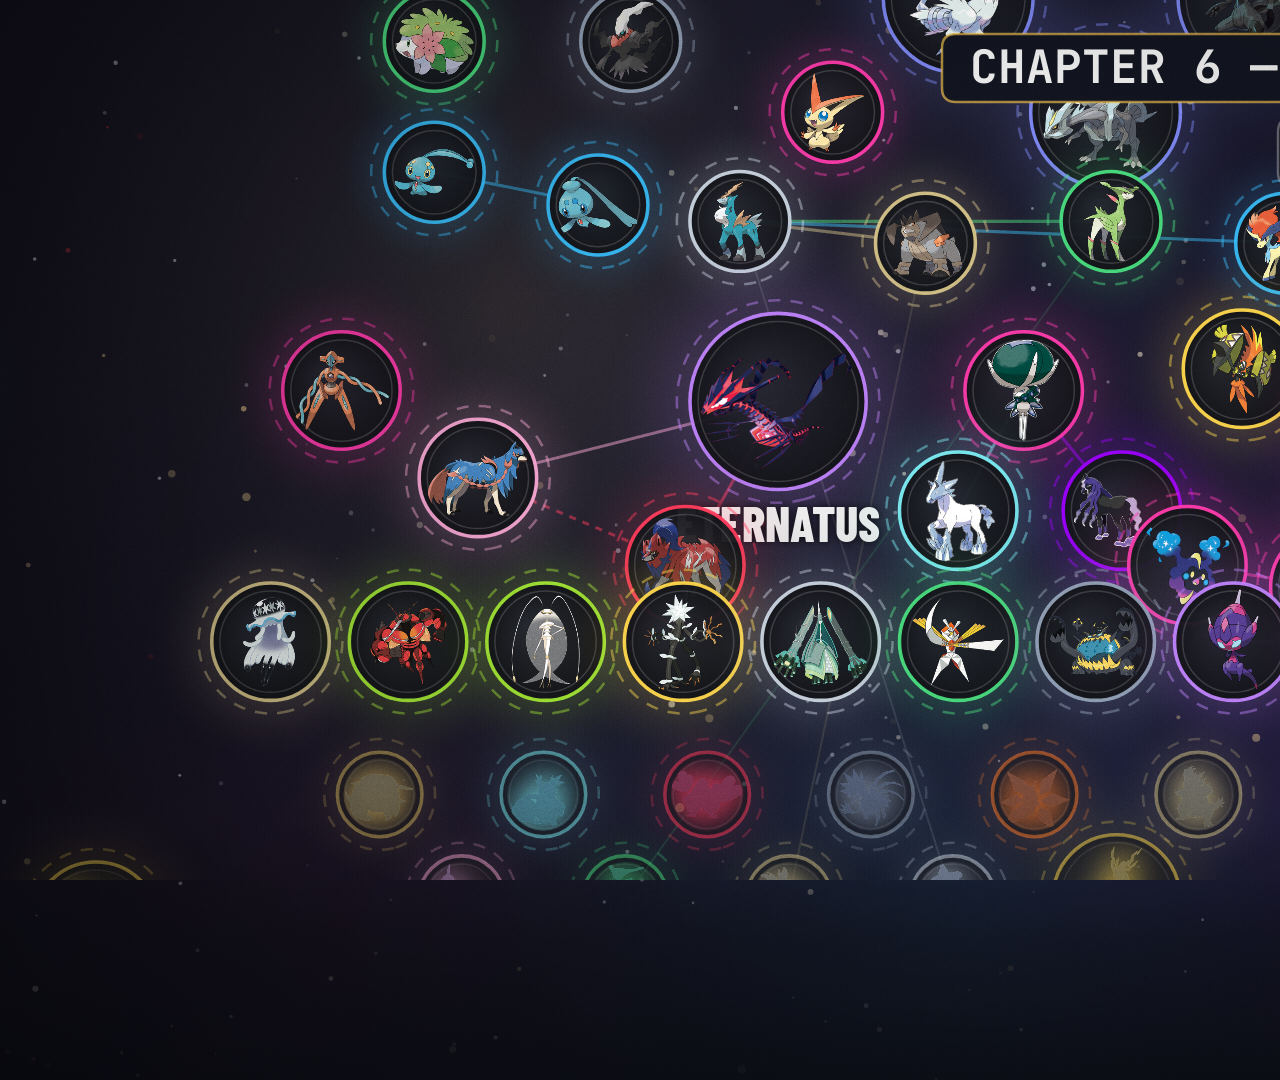
<file: segments/s7/index.html>
<!DOCTYPE html>
<html lang="en"><head><meta charset="UTF-8"/>
<link rel="stylesheet" href="assets/fonts/fonts.css"/>
<style>
*{margin:0;padding:0;box-sizing:border-box}
html,body{width:1920px;height:1080px;overflow:hidden;background:#0B0D14}
#root{position:relative;width:1920px;height:1080px;overflow:hidden;background:#0B0D14}
canvas{display:block}
.preload{position:absolute;left:-9999px;top:0;width:10px;height:10px;visibility:hidden}
</style></head>
<body>
<div id="root" data-composition-id="main" data-start="0" data-duration="213.55" data-width="1920" data-height="1080">
<canvas id="cv" width="1920" height="1080"></canvas>
<img class="preload" id="art386" src="assets/art/art_386_hero.png"/>
<img class="preload" id="art785" src="assets/art/art_785_hero.png"/>
<img class="preload" id="art786" src="assets/art/art_786_hero.png"/>
<img class="preload" id="art787" src="assets/art/art_787_hero.png"/>
<img class="preload" id="art788" src="assets/art/art_788_hero.png"/>
<img class="preload" id="art789" src="assets/art/art_789_hero.png"/>
<img class="preload" id="art790" src="assets/art/art_790_hero.png"/>
<img class="preload" id="art791" src="assets/art/art_791_hero.png"/>
<img class="preload" id="art792" src="assets/art/art_792_hero.png"/>
<img class="preload" id="art793" src="assets/art/art_793_hero.png"/>
<img class="preload" id="art794" src="assets/art/art_794_hero.png"/>
<img class="preload" id="art795" src="assets/art/art_795_hero.png"/>
<img class="preload" id="art796" src="assets/art/art_796_hero.png"/>
<img class="preload" id="art797" src="assets/art/art_797_hero.png"/>
<img class="preload" id="art798" src="assets/art/art_798_hero.png"/>
<img class="preload" id="art799" src="assets/art/art_799_hero.png"/>
<img class="preload" id="art800" src="assets/art/art_800_hero.png"/>
<img class="preload" id="art803" src="assets/art/art_803_hero.png"/>
<img class="preload" id="art804" src="assets/art/art_804_hero.png"/>
<img class="preload" id="art805" src="assets/art/art_805_hero.png"/>
<img class="preload" id="art806" src="assets/art/art_806_hero.png"/>
<img class="preload" id="art888" src="assets/art/art_888_hero.png"/>
<img class="preload" id="art889" src="assets/art/art_889_hero.png"/>
<img class="preload" id="art890" src="assets/art/art_890_hero.png"/>
<img class="preload" id="art896" src="assets/art/art_896_hero.png"/>
<img class="preload" id="art897" src="assets/art/art_897_hero.png"/>
<img class="preload" id="art898" src="assets/art/art_898_hero.png"/>
<img class="preload" id="artsheet" src="assets/art/mapsheet.png"/>
</div>
<script src="assets/gsap.min.js"></script>
<script>
'use strict';
window.__DATA__ = {"seg": 7, "dur": 213.55, "intro": 3.2, "kick": "CHAPTER 6", "title": "BEYOND THIS WORLD", "beats": [{"kind": "mapbeat", "start": 3.2, "end": 8.7, "species": [], "variant": 0}, {"kind": "stage", "start": 8.7, "end": 9.33, "species": [{"name": "Deoxys", "dex": 386, "t1": "Psychic", "t2": null, "accent": "#FF3CAC", "fact": "A VIRUS, MUTATED BY A LASER", "grade": null, "hero": false}], "variant": 2, "presil": true}, {"kind": "stage", "start": 9.33, "end": 20.33, "species": [{"name": "Deoxys", "dex": 386, "t1": "Psychic", "t2": null, "accent": "#FF3CAC", "fact": "A VIRUS, MUTATED BY A LASER", "grade": null, "hero": false}], "variant": 0}, {"kind": "stage", "start": 20.33, "end": 31.33, "species": [{"name": "Deoxys", "dex": 386, "t1": "Psychic", "t2": null, "accent": "#FF3CAC", "fact": "A VIRUS, MUTATED BY A LASER", "grade": null, "hero": false}], "variant": 1}, {"kind": "stage", "start": 31.33, "end": 32.41, "species": [{"name": "Deoxys", "dex": 386, "t1": "Psychic", "t2": null, "accent": "#FF3CAC", "fact": "A VIRUS, MUTATED BY A LASER", "grade": null, "hero": false}], "variant": 2}, {"kind": "stage", "start": 32.41, "end": 43.41, "species": [{"name": "Eternatus", "dex": 890, "t1": "Poison", "t2": "Dragon", "accent": "#C084FC", "fact": "THE BIGGEST POKEMON OF ALL", "grade": null, "hero": true}], "variant": 0}, {"kind": "stage", "start": 43.41, "end": 47.61, "species": [{"name": "Eternatus", "dex": 890, "t1": "Poison", "t2": "Dragon", "accent": "#C084FC", "fact": "THE BIGGEST POKEMON OF ALL", "grade": null, "hero": true}], "variant": 1}, {"kind": "stage", "start": 47.61, "end": 58.61, "species": [{"name": "Zacian", "dex": 888, "t1": "Fairy", "t2": null, "accent": "#F9A8D4", "fact": "HERO OF THE DARKEST DAY", "grade": null, "hero": false}, {"name": "Zamazenta", "dex": 889, "t1": "Fighting", "t2": null, "accent": "#FF3B5C", "fact": "HERO OF THE DARKEST DAY", "grade": "IMPLIED", "hero": false}], "variant": 0}, {"kind": "stage", "start": 58.61, "end": 62.73, "species": [{"name": "Zacian", "dex": 888, "t1": "Fairy", "t2": null, "accent": "#F9A8D4", "fact": "HERO OF THE DARKEST DAY", "grade": null, "hero": false}, {"name": "Zamazenta", "dex": 889, "t1": "Fighting", "t2": null, "accent": "#FF3B5C", "fact": "HERO OF THE DARKEST DAY", "grade": "IMPLIED", "hero": false}], "variant": 1}, {"kind": "stage", "start": 62.73, "end": 73.73, "species": [{"name": "Calyrex", "dex": 898, "t1": "Psychic", "t2": "Grass", "accent": "#FF3CAC", "fact": "KING OF BOUNTIFUL HARVESTS", "grade": null, "hero": false}], "variant": 0}, {"kind": "stage", "start": 73.73, "end": 78.0, "species": [{"name": "Calyrex", "dex": 898, "t1": "Psychic", "t2": "Grass", "accent": "#FF3CAC", "fact": "KING OF BOUNTIFUL HARVESTS", "grade": null, "hero": false}], "variant": 1}, {"kind": "stage", "start": 78.0, "end": 86.14, "species": [{"name": "Glastrier", "dex": 896, "t1": "Ice", "t2": null, "accent": "#7DEFF5", "fact": "THE KING\u2019S LOYAL STEED", "grade": "CANON", "hero": false}, {"name": "Spectrier", "dex": 897, "t1": "Ghost", "t2": null, "accent": "#9D00FF", "fact": "THE KING\u2019S LOYAL STEED", "grade": "CANON", "hero": false}], "variant": 0}, {"kind": "stage", "start": 86.14, "end": 96.92, "species": [{"name": "Tapu Koko", "dex": 785, "t1": "Electric", "t2": "Fairy", "accent": "#FFD84D", "fact": "GUARDIAN OF MELEMELE", "grade": null, "hero": false}, {"name": "Tapu Lele", "dex": 786, "t1": "Psychic", "t2": "Fairy", "accent": "#FF3CAC", "fact": "GUARDIAN OF AKALA", "grade": null, "hero": false}, {"name": "Tapu Bulu", "dex": 787, "t1": "Grass", "t2": "Fairy", "accent": "#4ADE80", "fact": "GUARDIAN OF ULA\u2019ULA", "grade": null, "hero": false}, {"name": "Tapu Fini", "dex": 788, "t1": "Water", "t2": "Fairy", "accent": "#38BDF8", "fact": "GUARDIAN OF PONI", "grade": null, "hero": false}], "variant": 0}, {"kind": "stage", "start": 96.92, "end": 101.2, "species": [{"name": "Solgaleo", "dex": 791, "t1": "Psychic", "t2": "Steel", "accent": "#FF3CAC", "fact": "EMISSARY OF THE SUN", "grade": "IMPLIED", "hero": false}, {"name": "Lunala", "dex": 792, "t1": "Psychic", "t2": "Ghost", "accent": "#FF3CAC", "fact": "EMISSARY OF THE MOON", "grade": "IMPLIED", "hero": false}], "variant": 0}, {"kind": "stage", "start": 101.2, "end": 105.54, "species": [{"name": "Cosmog", "dex": 789, "t1": "Psychic", "t2": null, "accent": "#FF3CAC", "fact": "A BABY LEGENDARY", "grade": null, "hero": false}], "variant": 0}, {"kind": "stage", "start": 105.54, "end": 116.54, "species": [{"name": "Cosmoem", "dex": 790, "t1": "Psychic", "t2": null, "accent": "#FF3CAC", "fact": "A THOUSAND KILOS, HELD IN TWO HANDS", "grade": "CANON", "hero": false}], "variant": 0}, {"kind": "stage", "start": 116.54, "end": 125.25, "species": [{"name": "Cosmoem", "dex": 790, "t1": "Psychic", "t2": null, "accent": "#FF3CAC", "fact": "A THOUSAND KILOS, HELD IN TWO HANDS", "grade": "CANON", "hero": false}], "variant": 1}, {"kind": "stage", "start": 125.25, "end": 136.25, "species": [{"name": "Necrozma", "dex": 800, "t1": "Psychic", "t2": null, "accent": "#FF3CAC", "fact": "THE THING THAT ATE ALOLA\u2019S LIGHT", "grade": null, "hero": true}], "variant": 0}, {"kind": "stage", "start": 136.25, "end": 147.25, "species": [{"name": "Necrozma", "dex": 800, "t1": "Psychic", "t2": null, "accent": "#FF3CAC", "fact": "THE THING THAT ATE ALOLA\u2019S LIGHT", "grade": null, "hero": true}], "variant": 1}, {"kind": "stage", "start": 147.25, "end": 158.25, "species": [{"name": "Necrozma", "dex": 800, "t1": "Psychic", "t2": null, "accent": "#FF3CAC", "fact": "THE THING THAT ATE ALOLA\u2019S LIGHT", "grade": null, "hero": true}], "variant": 2}, {"kind": "stage", "start": 158.25, "end": 164.86, "species": [{"name": "Necrozma", "dex": 800, "t1": "Psychic", "t2": null, "accent": "#FF3CAC", "fact": "THE THING THAT ATE ALOLA\u2019S LIGHT", "grade": null, "hero": true}], "variant": 0}, {"kind": "stage", "start": 164.86, "end": 167.86, "species": [{"name": "Nihilego", "dex": 793, "t1": "Rock", "t2": "Poison", "accent": "#D6C48A", "fact": "FROM THE ULTRA DEEP SEA", "grade": null, "hero": false}], "variant": 0}, {"kind": "stage", "start": 167.86, "end": 171.62, "species": [{"name": "Buzzwole", "dex": 794, "t1": "Bug", "t2": "Fighting", "accent": "#A3E635", "fact": "FROM THE ULTRA JUNGLE", "grade": null, "hero": false}, {"name": "Pheromosa", "dex": 795, "t1": "Bug", "t2": "Fighting", "accent": "#A3E635", "fact": "FROM THE ULTRA DESERT", "grade": null, "hero": false}], "variant": 0}, {"kind": "stage", "start": 171.62, "end": 175.08, "species": [{"name": "Xurkitree", "dex": 796, "t1": "Electric", "t2": null, "accent": "#FFD84D", "fact": "FROM THE ULTRA PLANT", "grade": null, "hero": false}, {"name": "Celesteela", "dex": 797, "t1": "Steel", "t2": "Flying", "accent": "#CBD5E1", "fact": "FROM THE ULTRA CRATER", "grade": null, "hero": false}], "variant": 0}, {"kind": "stage", "start": 175.08, "end": 182.02, "species": [{"name": "Kartana", "dex": 798, "t1": "Grass", "t2": "Steel", "accent": "#4ADE80", "fact": "FROM THE ULTRA FOREST", "grade": null, "hero": false}, {"name": "Guzzlord", "dex": 799, "t1": "Dark", "t2": "Dragon", "accent": "#94A3B8", "fact": "FROM THE ULTRA RUIN", "grade": null, "hero": false}], "variant": 0}, {"kind": "stage", "start": 182.02, "end": 193.02, "species": [{"name": "Poipole", "dex": 803, "t1": "Poison", "t2": null, "accent": "#C084FC", "fact": "SOMEBODY ELSE\u2019S STARTER POKEMON", "grade": null, "hero": false}, {"name": "Naganadel", "dex": 804, "t1": "Poison", "t2": "Dragon", "accent": "#C084FC", "fact": "FROM ULTRA MEGALOPOLIS", "grade": "CANON", "hero": false}], "variant": 0}, {"kind": "stage", "start": 193.02, "end": 204.02, "species": [{"name": "Stakataka", "dex": 805, "t1": "Rock", "t2": "Steel", "accent": "#D6C48A", "fact": "HOME WORLD UNCONFIRMED", "grade": null, "hero": false}, {"name": "Blacephalon", "dex": 806, "t1": "Fire", "t2": "Ghost", "accent": "#FF7A2A", "fact": "HOME WORLD UNCONFIRMED", "grade": null, "hero": false}], "variant": 0}, {"kind": "stage", "start": 204.02, "end": 213.55, "species": [{"name": "Stakataka", "dex": 805, "t1": "Rock", "t2": "Steel", "accent": "#D6C48A", "fact": "HOME WORLD UNCONFIRMED", "grade": null, "hero": false}, {"name": "Blacephalon", "dex": 806, "t1": "Fire", "t2": "Ghost", "accent": "#FF7A2A", "fact": "HOME WORLD UNCONFIRMED", "grade": null, "hero": false}], "variant": 1}], "specials": [{"kind": "bigq", "start": 159.23, "end": 165.43, "text": "A WHOLE SECOND TREE", "sub": "ELEVEN ULTRA BEASTS \u2014 ELEVEN OTHER WORLDS"}], "mapNodes": [{"name": "Arceus", "dex": 493, "rect": [1840, 460], "x": 3200, "y": 345, "accent": "#FFD84D", "state": "lit", "hero": true, "ord": 0, "label": false}, {"name": "Dialga", "dex": 483, "rect": [2530, 230], "x": 2660, "y": 600, "accent": "#CBD5E1", "state": "lit", "hero": false, "ord": 0, "label": false}, {"name": "Palkia", "dex": 484, "rect": [2760, 230], "x": 3200, "y": 650, "accent": "#38BDF8", "state": "lit", "hero": false, "ord": 0, "label": false}, {"name": "Giratina", "dex": 487, "rect": [460, 460], "x": 3740, "y": 600, "accent": "#9D00FF", "state": "lit", "hero": false, "ord": 0, "label": false}, {"name": "Uxie", "dex": 480, "rect": [1840, 230], "x": 2720, "y": 890, "accent": "#FF3CAC", "state": "lit", "hero": false, "ord": 0, "label": false}, {"name": "Mesprit", "dex": 481, "rect": [2070, 230], "x": 3200, "y": 920, "accent": "#FF3CAC", "state": "lit", "hero": false, "ord": 0, "label": false}, {"name": "Azelf", "dex": 482, "rect": [2300, 230], "x": 3680, "y": 890, "accent": "#FF3CAC", "state": "lit", "hero": false, "ord": 0, "label": false}, {"name": "Rayquaza", "dex": 384, "rect": [1150, 230], "x": 1000, "y": 740, "accent": "#818CF8", "state": "lit", "hero": true, "ord": 0, "label": false}, {"name": "Kyogre", "dex": 382, "rect": [690, 230], "x": 560, "y": 1080, "accent": "#38BDF8", "state": "lit", "hero": false, "ord": 0, "label": false}, {"name": "Groudon", "dex": 383, "rect": [920, 230], "x": 1440, "y": 1080, "accent": "#E2BF65", "state": "lit", "hero": false, "ord": 0, "label": false}, {"name": "Mew", "dex": 151, "rect": [920, 0], "x": 1700, "y": 1200, "accent": "#FF3CAC", "state": "lit", "hero": false, "ord": 0, "label": false}, {"name": "Regigigas", "dex": 486, "rect": [230, 460], "x": 5320, "y": 740, "accent": "#FFD84D", "state": "lit", "hero": true, "ord": 0, "label": false}, {"name": "Regirock", "dex": 377, "rect": [2530, 0], "x": 4600, "y": 1120, "accent": "#D6C48A", "state": "lit", "hero": false, "ord": 0, "label": false}, {"name": "Regice", "dex": 378, "rect": [2760, 0], "x": 4960, "y": 1200, "accent": "#7DEFF5", "state": "lit", "hero": false, "ord": 0, "label": false}, {"name": "Registeel", "dex": 379, "rect": [0, 230], "x": 5320, "y": 1240, "accent": "#CBD5E1", "state": "lit", "hero": false, "ord": 0, "label": false}, {"name": "Regieleki", "dex": 894, "rect": [2070, 1380], "x": 5680, "y": 1200, "accent": "#FFD84D", "state": "lit", "hero": false, "ord": 0, "label": false}, {"name": "Regidrago", "dex": 895, "rect": [2300, 1380], "x": 6040, "y": 1120, "accent": "#818CF8", "state": "lit", "hero": false, "ord": 0, "label": false}, {"name": "Articuno", "dex": 144, "rect": [0, 0], "x": 430, "y": 1620, "accent": "#7DEFF5", "state": "lit", "hero": false, "ord": 0, "label": false}, {"name": "Zapdos", "dex": 145, "rect": [230, 0], "x": 760, "y": 1560, "accent": "#FFD84D", "state": "lit", "hero": false, "ord": 0, "label": false}, {"name": "Moltres", "dex": 146, "rect": [460, 0], "x": 1090, "y": 1620, "accent": "#FF7A2A", "state": "lit", "hero": false, "ord": 0, "label": false}, {"name": "Ho-Oh", "dex": 250, "rect": [2070, 0], "x": 1980, "y": 1580, "accent": "#FF7A2A", "state": "lit", "hero": true, "ord": 0, "label": false}, {"name": "Lugia", "dex": 249, "rect": [1840, 0], "x": 2380, "y": 1660, "accent": "#FF3CAC", "state": "lit", "hero": false, "ord": 0, "label": false}, {"name": "Raikou", "dex": 243, "rect": [1150, 0], "x": 1620, "y": 1960, "accent": "#FFD84D", "state": "lit", "hero": false, "ord": 0, "label": false}, {"name": "Entei", "dex": 244, "rect": [1380, 0], "x": 1980, "y": 2020, "accent": "#FF7A2A", "state": "lit", "hero": false, "ord": 0, "label": false}, {"name": "Suicune", "dex": 245, "rect": [1610, 0], "x": 2340, "y": 1960, "accent": "#38BDF8", "state": "lit", "hero": false, "ord": 0, "label": false}, {"name": "Latias", "dex": 380, "rect": [230, 230], "x": 430, "y": 1980, "accent": "#818CF8", "state": "lit", "hero": false, "ord": 0, "label": false}, {"name": "Latios", "dex": 381, "rect": [460, 230], "x": 800, "y": 2040, "accent": "#818CF8", "state": "lit", "hero": false, "ord": 0, "label": false}, {"name": "Celebi", "dex": 251, "rect": [2300, 0], "x": 1250, "y": 1880, "accent": "#FF3CAC", "state": "lit", "hero": false, "ord": 0, "label": false}, {"name": "Jirachi", "dex": 385, "rect": [1380, 230], "x": 1250, "y": 2130, "accent": "#CBD5E1", "state": "lit", "hero": false, "ord": 0, "label": false}, {"name": "Heatran", "dex": 485, "rect": [0, 460], "x": 3820, "y": 1560, "accent": "#FF7A2A", "state": "lit", "hero": false, "ord": 0, "label": false}, {"name": "Cresselia", "dex": 488, "rect": [690, 460], "x": 4180, "y": 1560, "accent": "#FF3CAC", "state": "lit", "hero": false, "ord": 0, "label": false}, {"name": "Darkrai", "dex": 491, "rect": [1380, 460], "x": 4180, "y": 1800, "accent": "#94A3B8", "state": "lit", "hero": false, "ord": 0, "label": false}, {"name": "Shaymin", "dex": 492, "rect": [1610, 460], "x": 3820, "y": 1800, "accent": "#4ADE80", "state": "lit", "hero": false, "ord": 0, "label": false}, {"name": "Manaphy", "dex": 490, "rect": [1150, 460], "x": 3820, "y": 2040, "accent": "#38BDF8", "state": "lit", "hero": false, "ord": 0, "label": false}, {"name": "Phione", "dex": 489, "rect": [920, 460], "x": 4120, "y": 2100, "accent": "#38BDF8", "state": "lit", "hero": false, "ord": 0, "label": false}, {"name": "Reshiram", "dex": 643, "rect": [460, 690], "x": 4780, "y": 1720, "accent": "#818CF8", "state": "lit", "hero": true, "ord": 0, "label": false}, {"name": "Zekrom", "dex": 644, "rect": [690, 690], "x": 5320, "y": 1720, "accent": "#818CF8", "state": "lit", "hero": true, "ord": 0, "label": false}, {"name": "Kyurem", "dex": 646, "rect": [1150, 690], "x": 5050, "y": 1930, "accent": "#818CF8", "state": "lit", "hero": true, "ord": 0, "label": false}, {"name": "Victini", "dex": 494, "rect": [2070, 460], "x": 4550, "y": 1930, "accent": "#FF3CAC", "state": "lit", "hero": false, "ord": 0, "label": false}, {"name": "Tornadus", "dex": 641, "rect": [0, 690], "x": 5600, "y": 1560, "accent": "#A5B4FC", "state": "lit", "hero": false, "ord": 0, "label": false}, {"name": "Thundurus", "dex": 642, "rect": [230, 690], "x": 5900, "y": 1560, "accent": "#FFD84D", "state": "lit", "hero": false, "ord": 0, "label": false}, {"name": "Landorus", "dex": 645, "rect": [920, 690], "x": 5750, "y": 1780, "accent": "#E2BF65", "state": "lit", "hero": false, "ord": 0, "label": false}, {"name": "Enamorus", "dex": 905, "rect": [230, 1610], "x": 6050, "y": 1780, "accent": "#F9A8D4", "state": "lit", "hero": false, "ord": 0, "label": false}, {"name": "Cobalion", "dex": 638, "rect": [2300, 460], "x": 4380, "y": 2130, "accent": "#CBD5E1", "state": "lit", "hero": false, "ord": 0, "label": false}, {"name": "Terrakion", "dex": 639, "rect": [2530, 460], "x": 4720, "y": 2170, "accent": "#D6C48A", "state": "lit", "hero": false, "ord": 0, "label": false}, {"name": "Virizion", "dex": 640, "rect": [2760, 460], "x": 5060, "y": 2130, "accent": "#4ADE80", "state": "lit", "hero": false, "ord": 0, "label": false}, {"name": "Keldeo", "dex": 647, "rect": [1380, 690], "x": 5380, "y": 2170, "accent": "#38BDF8", "state": "lit", "hero": false, "ord": 0, "label": false}, {"name": "Xerneas", "dex": 716, "rect": [2070, 690], "x": 5660, "y": 2040, "accent": "#F9A8D4", "state": "lit", "hero": false, "ord": 0, "label": false}, {"name": "Yveltal", "dex": 717, "rect": [2300, 690], "x": 5960, "y": 2040, "accent": "#94A3B8", "state": "lit", "hero": false, "ord": 0, "label": false}, {"name": "Zygarde", "dex": 718, "rect": [2530, 690], "x": 5810, "y": 2180, "accent": "#818CF8", "state": "lit", "hero": false, "ord": 0, "label": false}, {"name": "Mewtwo", "dex": 150, "rect": [690, 0], "x": 500, "y": 2480, "accent": "#FF3CAC", "state": "lit", "hero": true, "ord": 0, "label": false}, {"name": "Genesect", "dex": 649, "rect": [1840, 690], "x": 900, "y": 2440, "accent": "#A3E635", "state": "lit", "hero": false, "ord": 0, "label": false}, {"name": "Type: Null", "dex": 772, "rect": [460, 920], "x": 1300, "y": 2480, "accent": "#FFD84D", "state": "lit", "hero": false, "ord": 0, "label": false}, {"name": "Silvally", "dex": 773, "rect": [690, 920], "x": 1300, "y": 2680, "accent": "#FFD84D", "state": "lit", "hero": false, "ord": 0, "label": false}, {"name": "Magearna", "dex": 801, "rect": [1610, 1150], "x": 880, "y": 2680, "accent": "#CBD5E1", "state": "lit", "hero": false, "ord": 0, "label": false}, {"name": "Diancie", "dex": 719, "rect": [2760, 690], "x": 500, "y": 2740, "accent": "#D6C48A", "state": "lit", "hero": false, "ord": 0, "label": false}, {"name": "Kubfu", "dex": 891, "rect": [1380, 1380], "x": 1750, "y": 2440, "accent": "#FF3B5C", "state": "lit", "hero": false, "ord": 0, "label": false}, {"name": "Urshifu", "dex": 892, "rect": [1610, 1380], "x": 1750, "y": 2660, "accent": "#FF3B5C", "state": "lit", "hero": false, "ord": 0, "label": false}, {"name": "Pecharunt", "dex": 1025, "rect": [1610, 2070], "x": 2350, "y": 2420, "accent": "#C084FC", "state": "lit", "hero": true, "ord": 0, "label": false}, {"name": "Ogerpon", "dex": 1017, "rect": [230, 2070], "x": 2780, "y": 2420, "accent": "#4ADE80", "state": "lit", "hero": true, "ord": 0, "label": false}, {"name": "Okidogi", "dex": 1014, "rect": [2530, 1840], "x": 2200, "y": 2640, "accent": "#C084FC", "state": "lit", "hero": false, "ord": 0, "label": false}, {"name": "Munkidori", "dex": 1015, "rect": [2760, 1840], "x": 2480, "y": 2680, "accent": "#C084FC", "state": "lit", "hero": false, "ord": 0, "label": false}, {"name": "Fezandipiti", "dex": 1016, "rect": [0, 2070], "x": 2760, "y": 2640, "accent": "#C084FC", "state": "lit", "hero": false, "ord": 0, "label": false}, {"name": "Volcanion", "dex": 721, "rect": [230, 920], "x": 330, "y": 2860, "accent": "#FF7A2A", "state": "lit", "hero": false, "ord": 0, "label": false}, {"name": "Hoopa", "dex": 720, "rect": [0, 920], "x": 680, "y": 2900, "accent": "#FF3CAC", "state": "lit", "hero": false, "ord": 0, "label": false}, {"name": "Marshadow", "dex": 802, "rect": [1840, 1150], "x": 1010, "y": 2890, "accent": "#FF3B5C", "state": "lit", "hero": false, "ord": 0, "label": false}, {"name": "Zeraora", "dex": 807, "rect": [0, 1380], "x": 1260, "y": 2900, "accent": "#FFD84D", "state": "lit", "hero": false, "ord": 0, "label": false}, {"name": "Meloetta", "dex": 648, "rect": [1610, 690], "x": 1570, "y": 2860, "accent": "#FFD84D", "state": "lit", "hero": false, "ord": 0, "label": false}, {"name": "Meltan", "dex": 808, "rect": [230, 1380], "x": 1880, "y": 2900, "accent": "#CBD5E1", "state": "lit", "hero": false, "ord": 0, "label": false}, {"name": "Melmetal", "dex": 809, "rect": [460, 1380], "x": 2190, "y": 2860, "accent": "#CBD5E1", "state": "lit", "hero": false, "ord": 0, "label": false}, {"name": "Zarude", "dex": 893, "rect": [1840, 1380], "x": 2500, "y": 2900, "accent": "#94A3B8", "state": "lit", "hero": false, "ord": 0, "label": false}, {"name": "Deoxys", "dex": 386, "rect": [1610, 230], "x": 3650, "y": 2440, "accent": "#FF3CAC", "state": "new", "hero": false, "ord": 0, "label": false}, {"name": "Eternatus", "dex": 890, "rect": [1150, 1380], "x": 4450, "y": 2460, "accent": "#C084FC", "state": "new", "hero": true, "ord": 1, "label": true}, {"name": "Zacian", "dex": 888, "rect": [690, 1380], "x": 3900, "y": 2600, "accent": "#F9A8D4", "state": "new", "hero": false, "ord": 2, "label": false}, {"name": "Zamazenta", "dex": 889, "rect": [920, 1380], "x": 4280, "y": 2760, "accent": "#FF3B5C", "state": "new", "hero": false, "ord": 3, "label": false}, {"name": "Calyrex", "dex": 898, "rect": [0, 1610], "x": 4900, "y": 2440, "accent": "#FF3CAC", "state": "new", "hero": false, "ord": 4, "label": false}, {"name": "Glastrier", "dex": 896, "rect": [2530, 1380], "x": 4780, "y": 2660, "accent": "#7DEFF5", "state": "new", "hero": false, "ord": 5, "label": false}, {"name": "Spectrier", "dex": 897, "rect": [2760, 1380], "x": 5080, "y": 2660, "accent": "#9D00FF", "state": "new", "hero": false, "ord": 6, "label": false}, {"name": "Tapu Koko", "dex": 785, "rect": [920, 920], "x": 5300, "y": 2400, "accent": "#FFD84D", "state": "new", "hero": false, "ord": 7, "label": false}, {"name": "Tapu Lele", "dex": 786, "rect": [1150, 920], "x": 5560, "y": 2440, "accent": "#FF3CAC", "state": "new", "hero": false, "ord": 8, "label": false}, {"name": "Tapu Bulu", "dex": 787, "rect": [1380, 920], "x": 5820, "y": 2400, "accent": "#4ADE80", "state": "new", "hero": false, "ord": 9, "label": false}, {"name": "Tapu Fini", "dex": 788, "rect": [1610, 920], "x": 6080, "y": 2440, "accent": "#38BDF8", "state": "new", "hero": false, "ord": 10, "label": false}, {"name": "Necrozma", "dex": 800, "rect": [1380, 1150], "x": 5640, "y": 2560, "accent": "#FF3CAC", "state": "new", "hero": true, "ord": 11, "label": true}, {"name": "Cosmog", "dex": 789, "rect": [1840, 920], "x": 5200, "y": 2760, "accent": "#FF3CAC", "state": "new", "hero": false, "ord": 12, "label": false}, {"name": "Cosmoem", "dex": 790, "rect": [2070, 920], "x": 5460, "y": 2800, "accent": "#FF3CAC", "state": "new", "hero": false, "ord": 13, "label": false}, {"name": "Solgaleo", "dex": 791, "rect": [2300, 920], "x": 5760, "y": 2740, "accent": "#FF3CAC", "state": "new", "hero": false, "ord": 14, "label": false}, {"name": "Lunala", "dex": 792, "rect": [2530, 920], "x": 6080, "y": 2780, "accent": "#FF3CAC", "state": "new", "hero": false, "ord": 15, "label": false}, {"name": "Nihilego", "dex": 793, "rect": [2760, 920], "x": 3520, "y": 2900, "accent": "#D6C48A", "state": "new", "hero": false, "ord": 16, "label": false}, {"name": "Buzzwole", "dex": 794, "rect": [0, 1150], "x": 3772, "y": 2900, "accent": "#A3E635", "state": "new", "hero": false, "ord": 17, "label": false}, {"name": "Pheromosa", "dex": 795, "rect": [230, 1150], "x": 4024, "y": 2900, "accent": "#A3E635", "state": "new", "hero": false, "ord": 18, "label": false}, {"name": "Xurkitree", "dex": 796, "rect": [460, 1150], "x": 4276, "y": 2900, "accent": "#FFD84D", "state": "new", "hero": false, "ord": 19, "label": false}, {"name": "Celesteela", "dex": 797, "rect": [690, 1150], "x": 4528, "y": 2900, "accent": "#CBD5E1", "state": "new", "hero": false, "ord": 20, "label": false}, {"name": "Kartana", "dex": 798, "rect": [920, 1150], "x": 4780, "y": 2900, "accent": "#4ADE80", "state": "new", "hero": false, "ord": 21, "label": false}, {"name": "Guzzlord", "dex": 799, "rect": [1150, 1150], "x": 5032, "y": 2900, "accent": "#94A3B8", "state": "new", "hero": false, "ord": 22, "label": false}, {"name": "Poipole", "dex": 803, "rect": [2070, 1150], "x": 5284, "y": 2900, "accent": "#C084FC", "state": "new", "hero": false, "ord": 23, "label": false}, {"name": "Naganadel", "dex": 804, "rect": [2300, 1150], "x": 5536, "y": 2900, "accent": "#C084FC", "state": "new", "hero": false, "ord": 24, "label": false}, {"name": "Stakataka", "dex": 805, "rect": [2530, 1150], "x": 5788, "y": 2900, "accent": "#D6C48A", "state": "new", "hero": false, "ord": 25, "label": false}, {"name": "Blacephalon", "dex": 806, "rect": [2760, 1150], "x": 6040, "y": 2900, "accent": "#FF7A2A", "state": "new", "hero": false, "ord": 26, "label": false}, {"name": "Wo-Chien", "dex": 1001, "rect": [230, 1840], "x": 400, "y": 3180, "accent": "#94A3B8", "state": "sil", "hero": false, "ord": 0, "label": false}, {"name": "Chien-Pao", "dex": 1002, "rect": [460, 1840], "x": 720, "y": 3180, "accent": "#94A3B8", "state": "sil", "hero": false, "ord": 0, "label": false}, {"name": "Ting-Lu", "dex": 1003, "rect": [690, 1840], "x": 400, "y": 3400, "accent": "#94A3B8", "state": "sil", "hero": false, "ord": 0, "label": false}, {"name": "Chi-Yu", "dex": 1004, "rect": [920, 1840], "x": 720, "y": 3400, "accent": "#94A3B8", "state": "sil", "hero": false, "ord": 0, "label": false}, {"name": "Great Tusk", "dex": 984, "rect": [460, 1610], "x": 1180, "y": 3180, "accent": "#E2BF65", "state": "sil", "hero": false, "ord": 0, "label": false}, {"name": "Scream Tail", "dex": 985, "rect": [690, 1610], "x": 1480, "y": 3180, "accent": "#F9A8D4", "state": "sil", "hero": false, "ord": 0, "label": false}, {"name": "Brute Bonnet", "dex": 986, "rect": [920, 1610], "x": 1780, "y": 3180, "accent": "#4ADE80", "state": "sil", "hero": false, "ord": 0, "label": false}, {"name": "Flutter Mane", "dex": 987, "rect": [1150, 1610], "x": 2080, "y": 3180, "accent": "#9D00FF", "state": "sil", "hero": false, "ord": 0, "label": false}, {"name": "Slither Wing", "dex": 988, "rect": [1380, 1610], "x": 2380, "y": 3180, "accent": "#A3E635", "state": "sil", "hero": false, "ord": 0, "label": false}, {"name": "Sandy Shocks", "dex": 989, "rect": [1610, 1610], "x": 2680, "y": 3180, "accent": "#FFD84D", "state": "sil", "hero": false, "ord": 0, "label": false}, {"name": "Roaring Moon", "dex": 1005, "rect": [1150, 1840], "x": 1330, "y": 3370, "accent": "#818CF8", "state": "sil", "hero": false, "ord": 0, "label": false}, {"name": "Walking Wake", "dex": 1009, "rect": [2070, 1840], "x": 1630, "y": 3370, "accent": "#38BDF8", "state": "sil", "hero": false, "ord": 0, "label": false}, {"name": "Gouging Fire", "dex": 1023, "rect": [1150, 2070], "x": 1930, "y": 3370, "accent": "#FF7A2A", "state": "sil", "hero": false, "ord": 0, "label": false}, {"name": "Raging Bolt", "dex": 1022, "rect": [920, 2070], "x": 2230, "y": 3370, "accent": "#FFD84D", "state": "sil", "hero": false, "ord": 0, "label": false}, {"name": "Koraidon", "dex": 1007, "rect": [1610, 1840], "x": 2530, "y": 3370, "accent": "#FF3B5C", "state": "sil", "hero": true, "ord": 0, "label": false}, {"name": "Iron Treads", "dex": 990, "rect": [1840, 1610], "x": 3720, "y": 3180, "accent": "#E2BF65", "state": "sil", "hero": false, "ord": 0, "label": false}, {"name": "Iron Bundle", "dex": 991, "rect": [2070, 1610], "x": 4020, "y": 3180, "accent": "#7DEFF5", "state": "sil", "hero": false, "ord": 0, "label": false}, {"name": "Iron Hands", "dex": 992, "rect": [2300, 1610], "x": 4320, "y": 3180, "accent": "#FF3B5C", "state": "sil", "hero": false, "ord": 0, "label": false}, {"name": "Iron Jugulis", "dex": 993, "rect": [2530, 1610], "x": 4620, "y": 3180, "accent": "#94A3B8", "state": "sil", "hero": false, "ord": 0, "label": false}, {"name": "Iron Moth", "dex": 994, "rect": [2760, 1610], "x": 4920, "y": 3180, "accent": "#FF7A2A", "state": "sil", "hero": false, "ord": 0, "label": false}, {"name": "Iron Thorns", "dex": 995, "rect": [0, 1840], "x": 5220, "y": 3180, "accent": "#D6C48A", "state": "sil", "hero": false, "ord": 0, "label": false}, {"name": "Iron Valiant", "dex": 1006, "rect": [1380, 1840], "x": 3870, "y": 3370, "accent": "#F9A8D4", "state": "sil", "hero": false, "ord": 0, "label": false}, {"name": "Iron Leaves", "dex": 1010, "rect": [2300, 1840], "x": 4170, "y": 3370, "accent": "#4ADE80", "state": "sil", "hero": false, "ord": 0, "label": false}, {"name": "Iron Boulder", "dex": 1020, "rect": [460, 2070], "x": 4470, "y": 3370, "accent": "#D6C48A", "state": "sil", "hero": false, "ord": 0, "label": false}, {"name": "Iron Crown", "dex": 1021, "rect": [690, 2070], "x": 4770, "y": 3370, "accent": "#CBD5E1", "state": "sil", "hero": false, "ord": 0, "label": false}, {"name": "Miraidon", "dex": 1008, "rect": [1840, 1840], "x": 5070, "y": 3370, "accent": "#FFD84D", "state": "sil", "hero": true, "ord": 0, "label": false}, {"name": "Terapagos", "dex": 1024, "rect": [1380, 2070], "x": 3200, "y": 3420, "accent": "#FFD84D", "state": "sil", "hero": true, "ord": 0, "label": false}], "mapEdges": [{"a": 0, "b": 1, "style": "solid"}, {"a": 0, "b": 2, "style": "solid"}, {"a": 0, "b": 3, "style": "solid"}, {"a": 0, "b": 4, "style": "solid"}, {"a": 0, "b": 5, "style": "solid"}, {"a": 0, "b": 6, "style": "solid"}, {"a": 7, "b": 9, "style": "solid"}, {"a": 7, "b": 8, "style": "solid"}, {"a": 11, "b": 12, "style": "solid"}, {"a": 11, "b": 13, "style": "solid"}, {"a": 11, "b": 14, "style": "solid"}, {"a": 11, "b": 15, "style": "solid"}, {"a": 11, "b": 16, "style": "solid"}, {"a": 20, "b": 22, "style": "solid"}, {"a": 20, "b": 23, "style": "solid"}, {"a": 20, "b": 24, "style": "solid"}, {"a": 21, "b": 17, "style": "dashed"}, {"a": 21, "b": 18, "style": "dashed"}, {"a": 21, "b": 19, "style": "dashed"}, {"a": 25, "b": 26, "style": "dashed"}, {"a": 33, "b": 34, "style": "solid"}, {"a": 30, "b": 31, "style": "solid"}, {"a": 41, "b": 39, "style": "dashed"}, {"a": 41, "b": 40, "style": "dashed"}, {"a": 41, "b": 42, "style": "solid"}, {"a": 43, "b": 44, "style": "solid"}, {"a": 43, "b": 45, "style": "solid"}, {"a": 43, "b": 46, "style": "solid"}, {"a": 49, "b": 47, "style": "solid"}, {"a": 49, "b": 48, "style": "solid"}, {"a": 10, "b": 50, "style": "callback"}, {"a": 52, "b": 53, "style": "solid"}, {"a": 56, "b": 57, "style": "solid"}, {"a": 68, "b": 69, "style": "solid"}, {"a": 58, "b": 60, "style": "chain"}, {"a": 58, "b": 61, "style": "chain"}, {"a": 58, "b": 62, "style": "chain"}, {"a": 58, "b": 59, "style": "truth"}, {"a": 0, "b": 52, "style": "callback"}, {"a": 83, "b": 84, "style": "solid"}, {"a": 84, "b": 85, "style": "solid"}, {"a": 84, "b": 86, "style": "solid"}, {"a": 82, "b": 85, "style": "chain"}, {"a": 82, "b": 86, "style": "chain"}, {"a": 78, "b": 85, "style": "dashed"}, {"a": 78, "b": 86, "style": "dashed"}, {"a": 72, "b": 73, "style": "clash"}, {"a": 72, "b": 74, "style": "clash"}, {"a": 73, "b": 74, "style": "dashed"}, {"a": 75, "b": 76, "style": "solid"}, {"a": 75, "b": 77, "style": "solid"}, {"a": 94, "b": 95, "style": "solid"}, {"a": 124, "b": 112, "style": "dashed"}, {"a": 124, "b": 123, "style": "dashed"}, {"a": 24, "b": 109, "style": "echo"}, {"a": 23, "b": 110, "style": "echo"}, {"a": 22, "b": 111, "style": "echo"}, {"a": 43, "b": 122, "style": "echo"}, {"a": 44, "b": 121, "style": "echo"}, {"a": 45, "b": 120, "style": "echo"}], "mapFit": {"s": 0.539, "ox": -1627.0, "oy": -928.2, "r": 58}, "mapNewCount": 27, "counter": [{"t": 0, "n": 71}, {"t": 9.68, "n": 72}, {"t": 32.76, "n": 73}, {"t": 47.96, "n": 74}, {"t": 48.84, "n": 75}, {"t": 63.08, "n": 76}, {"t": 78.35, "n": 77}, {"t": 79.15, "n": 78}, {"t": 86.49, "n": 79}, {"t": 87.41, "n": 80}, {"t": 88.25, "n": 81}, {"t": 89.09, "n": 82}, {"t": 97.27, "n": 83}, {"t": 98.07, "n": 84}, {"t": 101.55, "n": 85}, {"t": 105.89, "n": 86}, {"t": 125.6, "n": 87}, {"t": 165.21, "n": 88}, {"t": 168.21, "n": 89}, {"t": 170.03, "n": 90}, {"t": 171.97, "n": 91}, {"t": 173.73, "n": 92}, {"t": 175.43, "n": 93}, {"t": 177.63, "n": 94}, {"t": 182.37, "n": 95}, {"t": 183.09, "n": 96}, {"t": 193.37, "n": 97}, {"t": 194.15, "n": 98}], "imgs": ["386", "785", "786", "787", "788", "789", "790", "791", "792", "793", "794", "795", "796", "797", "798", "799", "800", "803", "804", "805", "806", "888", "889", "890", "896", "897", "898", "sheet"]};
const W = 1920, H = 1080, DUR = 213.55;
const cv = document.getElementById('cv');
const ctx = cv.getContext('2d');
const SILCACHE = {};
function silCanvas(key, fill){
  const img = IMG[key];
  if(!img || !img.complete || !img.naturalWidth) return null;
  const ck = key + '|' + fill;
  if(SILCACHE[ck]) return SILCACHE[ck];
  const cv2 = document.createElement('canvas');
  cv2.width = img.naturalWidth; cv2.height = img.naturalHeight;
  const g = cv2.getContext('2d');
  g.drawImage(img, 0, 0);
  g.globalCompositeOperation = 'source-in';
  if(fill === 'slate'){
    const gr = g.createLinearGradient(0, 0, 0, cv2.height);
    gr.addColorStop(0, '#2E3A58'); gr.addColorStop(1, '#1B2338');
    g.fillStyle = gr;
  } else g.fillStyle = fill;
  g.fillRect(0, 0, cv2.width, cv2.height);
  SILCACHE[ck] = cv2;
  return cv2;
}
/* Blacked-out mystery shape: accent rim-glow halo + lifted slate body. */
function drawSilhouette(c, key, cx, cy, size, accent, alpha=1){
  const sil = silCanvas(key, 'slate'), rim = silCanvas(key, accent);
  if(!sil || !rim) return;
  c.save(); c.globalAlpha *= alpha;
  c.save();
  c.shadowColor = accent; c.shadowBlur = 30;
  c.drawImage(rim, cx - size/2, cy - size/2, size, size);
  c.drawImage(rim, cx - size/2, cy - size/2, size, size);
  c.restore();
  c.drawImage(sil, cx - size/2, cy - size/2, size, size);
  c.restore();
}
const PAL = {
  plate:'#17181D', offWhite:'#EDEDED', silver:'#B4BCC6',
  gold:'#E6B84C', goldBright:'#F4D58D', goldSpec:'#FFD000',
  cyan:'#4BC8E8', cyanSpec:'#38BDF8', magenta:'#E0569B', crimson:'#E53946',
  crimsonSpec:'#FF3B5C', violet:'#7E3AF2',
  goldVivid:'#FFD84D', goldHot:'#FFF3B0', cyanVivid:'#00E5FF', blueDeep:'#3B82F6',
  magentaVivid:'#FF3CAC', magentaDeep:'#D946EF', crimsonVivid:'#FF1E56',
  ultraViolet:'#9D00FF', slateSil:'#26304A',
  badges:{
    normal:{bg:'#D4D2C5',fg:'#121212',border:'#EAE8DC'},
    steel:{bg:'#B8C2CC',fg:'#121212',border:'#D7E0E8'},
    dragon:{bg:'#4F3A9E',fg:'#EDEDED',border:'#7560C4'},
    water:{bg:'#2B6CB0',fg:'#EDEDED',border:'#4E8FD4'},
    ghost:{bg:'#533A7B',fg:'#EDEDED',border:'#7B5DA8'},
    canon:{bg:'#2C1B12',fg:'#E6B84C',border:'#E6B84C'},
    implied:{bg:'#23262D',fg:'#EDEDED',border:'#B4BCC6'},
    theory:{bg:'#1D1430',fg:'#C4A6F5',border:'#7E3AF2'}
  }
};
const clamp=(v,a=0,b=1)=>Math.max(a,Math.min(b,v));
const lerp=(a,b,t)=>a+(b-a)*t;
const norm=(t,s,e)=>clamp((t-s)/(e-s),0,1);
const easeOutCubic=x=>1-Math.pow(1-x,3);
const easeInOutCubic=x=>(x<0.5?4*x*x*x:1-Math.pow(-2*x+2,3)/2);
const easeOutQuart=x=>1-Math.pow(1-x,4);
const easeOutExpo=x=>(x===1?1:1-Math.pow(2,-10*x));
function cubicBezierPoint(p0,p1,p2,p3,t){
  const u=1-t,tt=t*t,uu=u*u,uuu=uu*u,ttt=tt*t;
  return {x:uuu*p0.x+3*uu*t*p1.x+3*u*tt*p2.x+ttt*p3.x,
          y:uuu*p0.y+3*uu*t*p1.y+3*u*tt*p2.y+ttt*p3.y};
}
function createSeededRandom(seed){let s=seed>>>0;return()=>{s=(s*1664525+1013904223)>>>0;return s/4294967296;};}
function hexA(hex,a){
  const r=parseInt(hex.slice(1,3),16),g=parseInt(hex.slice(3,5),16),b=parseInt(hex.slice(5,7),16);
  return `rgba(${r},${g},${b},${a})`;
}
function textW(c,txt,font){ c.font=font; return c.measureText(txt).width; }

/* ---- deterministic particle fields ---- */
const rand = createSeededRandom(40125);
const starsFar = Array.from({length:150},()=>({
  x:rand()*W, y:rand()*H, r:0.8+rand()*1.7, phase:rand()*Math.PI*2, tw:0.5+rand()*1.6
}));
const starsNear = Array.from({length:60},()=>({
  x:rand()*W, y:rand()*H, r:1.6+rand()*2.2, speed:9+rand()*13, phase:rand()*Math.PI*2
}));
const embers = Array.from({length:85},(_,i)=>({
  x:rand()*W, y:rand()*H, radius:1.4+rand()*3.2, speedY:10+rand()*24,
  driftX:(rand()-0.5)*18, phase:rand()*Math.PI*2, alpha:0.16+rand()*0.48,
  isCrimson:i%4===0
}));
const shards = Array.from({length:30},(_,i)=>{
  const angle=(i/22)*Math.PI*2+(rand()-0.5)*0.35;
  return { baseX:1300+Math.cos(angle)*(250+rand()*320), baseY:560+Math.sin(angle)*(110+rand()*130),
    size:16+rand()*36, rot:rand()*Math.PI*2, rotSpeed:(rand()-0.5)*0.55,
    bobAmp:8+rand()*15, phase:rand()*Math.PI*2, sides:3+Math.floor(rand()*3),
    near:i%2===0, rimColor:i%2===0?PAL.crimson:PAL.violet };
});
const eggMotes = Array.from({length:36},(_,i)=>({
  ang:rand()*Math.PI*2, rad:150+rand()*130, speed:(0.25+rand()*0.5)*(i%2?1:-1),
  size:1.6+rand()*2.6, phase:rand()*Math.PI*2
}));
/* film grain: 4 seeded noise tiles, cycled by frame index (deterministic) */
const grainTiles=[], grainPats=[];
(function(){
  const gr=createSeededRandom(777);
  for(let k=0;k<4;k++){
    const tc=document.createElement('canvas'); tc.width=tc.height=256;
    const tg=tc.getContext('2d'); const id=tg.createImageData(256,256);
    for(let i=0;i<id.data.length;i+=4){
      const v=Math.floor(gr()*255);
      id.data[i]=id.data[i+1]=id.data[i+2]=v; id.data[i+3]=255;
    }
    tg.putImageData(id,0,0);
    grainTiles.push(tc); grainPats.push(ctx.createPattern(tc,'repeat'));
  }
})();
/* nebula haze blobs (organic depth, slow parallax drift) */
const nebula=[
  {x:480,y:280,r:720,color:'#FFD84D',a:0.085,ph:0.0,sp:0.11,dx:46,dy:26},
  {x:1500,y:720,r:820,color:'#9D00FF',a:0.095,ph:2.1,sp:0.08,dx:38,dy:30},
  {x:1020,y:920,r:640,color:'#00E5FF',a:0.062,ph:4.2,sp:0.13,dx:52,dy:20},
  {x:300,y:980,r:520,color:'#FF1E56',a:0.050,ph:1.2,sp:0.09,dx:30,dy:22}
];

/* ---- drawing primitives ---- */
function drawRoundedRect(c,x,y,w,h,r){
  const radius=Math.min(r,w/2,h/2);
  c.beginPath();
  c.moveTo(x+radius,y); c.lineTo(x+w-radius,y); c.quadraticCurveTo(x+w,y,x+w,y+radius);
  c.lineTo(x+w,y+h-radius); c.quadraticCurveTo(x+w,y+h,x+w-radius,y+h);
  c.lineTo(x+radius,y+h); c.quadraticCurveTo(x,y+h,x,y+h-radius);
  c.lineTo(x,y+radius); c.quadraticCurveTo(x,y,x+radius,y); c.closePath();
}
/* Type/verification pill — 46px JetBrains Mono (cap height ~33.5px), height 68. Returns width. */
const BADGE_FONT='700 46px "JetBrains Mono", monospace';
function badgeWidth(c,text){ return Math.ceil(textW(c,text,BADGE_FONT)+52); }
function drawTypeBadge(c,text,x,y,styleObj,align='left'){
  c.save();
  c.font=BADGE_FONT;
  const pillW=badgeWidth(c,text), pillH=68;
  const drawX=align==='center'?x-pillW/2:align==='right'?x-pillW:x;
  drawRoundedRect(c,drawX,y,pillW,pillH,14);
  c.fillStyle=styleObj.bg; c.fill();
  c.lineWidth=2.5; c.strokeStyle=styleObj.border; c.stroke();
  c.fillStyle=styleObj.fg; c.textAlign='center'; c.textBaseline='middle';
  c.fillText(text,drawX+pillW/2,y+pillH/2+2);
  c.restore();
  return pillW;
}
/* Obsidian glass editorial card. jagged=true swaps the accent bar for a torn strip. */
function drawEditorialCard(c,x,y,w,h,accentColor,alpha=1,jagged=false){
  c.save(); c.globalAlpha*=alpha;
  c.shadowColor='rgba(0,0,0,0.72)'; c.shadowBlur=32; c.shadowOffsetY=12;
  drawRoundedRect(c,x,y,w,h,16);
  const grad=c.createLinearGradient(x,y,x+w,y+h);
  grad.addColorStop(0,'#1B1D23'); grad.addColorStop(1,'#131418');
  c.fillStyle=grad; c.fill();
  c.shadowColor='transparent'; c.shadowBlur=0; c.shadowOffsetY=0;
  /* luminous accent border + inner specular rim (v2.2 premium frame) */
  c.lineWidth=2.5; c.strokeStyle=hexA(accentColor,0.62); c.stroke();
  drawRoundedRect(c,x+4,y+4,w-8,h-8,13);
  c.lineWidth=1.5; c.strokeStyle='rgba(255,255,255,0.09)'; c.stroke();
  const specG=c.createLinearGradient(x,y,x+w,y);
  specG.addColorStop(0,'rgba(255,255,255,0)');
  specG.addColorStop(0.5,'rgba(255,255,255,0.20)');
  specG.addColorStop(1,'rgba(255,255,255,0)');
  c.fillStyle=specG; c.fillRect(x+18,y+1.5,w-36,2);
  if(jagged){
    c.beginPath();
    const seg=7, x0=x, wBar=8;
    c.moveTo(x0+2,y+16);
    for(let i=1;i<=seg;i++){
      const yy=y+16+(h-32)*i/seg;
      c.lineTo(x0+2+(i%2?wBar:2),yy);
    }
    c.lineTo(x0+2,y+h-16); c.closePath();
    c.fillStyle=accentColor; c.fill();
  } else {
    drawRoundedRect(c,x,y+14,7,h-28,4); c.fillStyle=accentColor; c.fill();
  }
  c.restore();
}
function drawMedallionBase(c,cx,cy,r,accentColor,t,alpha=1){
  c.save(); c.globalAlpha*=alpha;
  const aura=c.createRadialGradient(cx,cy,r*0.25,cx,cy,r*2.15);
  aura.addColorStop(0,hexA(accentColor,0.33)); aura.addColorStop(0.55,hexA(accentColor,0.09));
  aura.addColorStop(1,'rgba(11,13,18,0)');
  c.fillStyle=aura; c.beginPath(); c.arc(cx,cy,r*2.15,0,Math.PI*2); c.fill();
  c.save(); c.translate(cx,cy); c.rotate(t*0.25);
  c.strokeStyle=hexA(accentColor,0.47); c.lineWidth=2.5; c.setLineDash([12,10]);
  c.beginPath(); c.arc(0,0,r+13,0,Math.PI*2); c.stroke(); c.setLineDash([]); c.restore();
  const coreGrad=c.createRadialGradient(cx-r*0.25,cy-r*0.25,r*0.1,cx,cy,r);
  coreGrad.addColorStop(0,'#23252E'); coreGrad.addColorStop(1,'#121317');
  c.fillStyle=coreGrad; c.beginPath(); c.arc(cx,cy,r,0,Math.PI*2); c.fill();
  c.lineWidth=3.5; c.strokeStyle=accentColor; c.stroke();
  c.lineWidth=1.5; c.strokeStyle='rgba(237,237,237,0.18)';
  c.beginPath(); c.arc(cx,cy,r-8,0,Math.PI*2); c.stroke();
  c.restore();
}
function drawNodeArt(c,img,cx,cy,r,alpha=1,dim=0){
  c.save(); c.globalAlpha*=alpha;
  c.beginPath(); c.arc(cx,cy,r-6,0,Math.PI*2); c.clip();
  const s=(r-6)*2;
  c.drawImage(img,cx-s/2,cy-s/2,s,s);
  if(dim>0){ c.fillStyle=`rgba(8,9,13,${dim})`; c.fillRect(cx-r,cy-r,r*2,r*2); }
  c.restore();
}
/* Hero art: volumetric rim glow + optional astrolabe ring (Arceus only). */
function drawHeroArt(c,img,cx,cy,size,accent,t,alpha=1,phase=0,ringStyle='none',rimColor=null){
  c.save(); c.globalAlpha*=alpha;
  const bobY=Math.sin(t*0.9+phase)*7;
  const breathe=1+0.012*Math.sin(t*0.7+phase);
  const yy=cy+bobY, ss=size*breathe;
  const haloCol = rimColor || accent;
  const aura=c.createRadialGradient(cx,yy,size*0.1,cx,yy,size*1.12);
  aura.addColorStop(0,hexA(haloCol,0.50)); aura.addColorStop(0.55,hexA(haloCol,0.17));
  aura.addColorStop(1,'rgba(11,13,18,0)');
  c.fillStyle=aura; c.beginPath(); c.arc(cx,yy,size*1.12,0,Math.PI*2); c.fill();
  /* edge rim-glow: blurred accent silhouette hugs the sprite's outline */
  if(rimColor){
    const rimCv = silCanvas(IMGKEY.get(img), rimColor);
    if(rimCv){
      c.save();
      c.shadowColor=rimColor; c.shadowBlur=30; c.globalAlpha*=0.92;
      c.drawImage(rimCv,cx-ss/2,yy-ss/2,ss,ss);
      c.drawImage(rimCv,cx-ss/2,yy-ss/2,ss,ss);
      c.restore();
    }
  }
  if(ringStyle==='astrolabe'){
    c.save(); c.translate(cx,yy); c.rotate(t*0.18);
    c.strokeStyle=hexA(accent,0.5); c.lineWidth=3; c.setLineDash([16,12]);
    c.beginPath(); c.arc(0,0,size*0.60,0,Math.PI*2); c.stroke(); c.setLineDash([]); c.restore();
    c.strokeStyle=hexA(accent,0.85); c.lineWidth=2.5;
    c.beginPath(); c.arc(cx,yy,size*0.565,0,Math.PI*2); c.stroke();
  }
  c.save();
  c.shadowColor='rgba(0,0,0,0.65)'; c.shadowBlur=30; c.shadowOffsetY=16;
  c.drawImage(img,cx-ss/2,yy-ss/2,ss,ss);
  c.restore();
  c.restore();
}
function drawLineageThread(c,p0,p1,p2,p3,color,progress,t,alpha=1){
  if(progress<=0.001) return;
  c.save(); c.globalAlpha*=alpha;
  const steps=48, maxStep=Math.floor(steps*progress);
  c.beginPath();
  for(let i=0;i<=maxStep;i++){
    const pt=cubicBezierPoint(p0,p1,p2,p3,i/steps);
    if(i===0)c.moveTo(pt.x,pt.y); else c.lineTo(pt.x,pt.y);
  }
  c.strokeStyle=hexA(color,0.27); c.lineWidth=10; c.lineCap='round'; c.stroke();
  c.strokeStyle=color; c.lineWidth=3.2; c.stroke();
  if(progress<0.99){
    const head=cubicBezierPoint(p0,p1,p2,p3,progress);
    c.fillStyle='#EDEDED'; c.shadowColor=color; c.shadowBlur=18;
    c.beginPath(); c.arc(head.x,head.y,6,0,Math.PI*2); c.fill(); c.shadowBlur=0;
  }
  if(progress>0.35){
    for(let p=0;p<2;p++){
      const pulseT=(t*0.42+p*0.5)%1;
      if(pulseT<=progress){
        const pt=cubicBezierPoint(p0,p1,p2,p3,pulseT);
        const grad=c.createRadialGradient(pt.x,pt.y,1,pt.x,pt.y,18);
        grad.addColorStop(0,'#EDEDED'); grad.addColorStop(0.35,color); grad.addColorStop(1,'rgba(0,0,0,0)');
        c.fillStyle=grad; c.beginPath(); c.arc(pt.x,pt.y,18,0,Math.PI*2); c.fill();
      }
    }
  }
  c.restore();
}
/* expanding pulse rings (stage VFX) */
function fxPulseRings(color,speed,spacing,maxR=330){
  return (c,t,cx,cy)=>{
    c.save();
    for(let k=0;k<3;k++){
      const r=((t*speed+k*spacing)%maxR);
      const a=(1-r/maxR)*0.34;
      if(a<=0) continue;
      c.strokeStyle=hexA(color,a); c.lineWidth=2.5;
      c.beginPath(); c.arc(cx,cy,r,0,Math.PI*2); c.stroke();
    }
    c.restore();
  };
}

/* foreground depth motes: drift IN FRONT of hero sprites (layer c) */
const fgMotes = Array.from({length:30},(_,i)=>({
  x:rand()*W, y:rand()*H, r:1.3+rand()*3.1, sp:14+rand()*26,
  drift:(rand()-0.5)*22, phase:rand()*Math.PI*2, big:i%6===0
}));
function drawFgMotes(c,t,color,alpha=1){
  c.save();
  for(const m of fgMotes){
    const py=(m.y - t*m.sp + H*4)%H;
    const px=(m.x + Math.sin(t*0.6+m.phase)*30 + t*m.drift + W*4)%W;
    if(py < H*0.30) continue; /* concentrate on the lower two-thirds */
    const tw=0.35+0.65*(0.5+0.5*Math.sin(t*2.1+m.phase));
    c.globalAlpha=alpha*tw*(m.big?0.5:0.75);
    if(m.big){
      const g=c.createRadialGradient(px,py,0.5,px,py,m.r*5);
      g.addColorStop(0,hexA(color,0.5)); g.addColorStop(1,'rgba(0,0,0,0)');
      c.fillStyle=g; c.beginPath(); c.arc(px,py,m.r*5,0,Math.PI*2); c.fill();
    } else {
      c.fillStyle=color;
      c.beginPath(); c.arc(px,py,m.r,0,Math.PI*2); c.fill();
    }
  }
  c.restore();
}

/* ---- vector emblems (showcase ports) ---- */
function drawArceusEmblem(c,cx,cy,scale,t,alpha=1){
  c.save(); c.globalAlpha*=alpha; c.translate(cx,cy); c.scale(scale,scale);
  c.strokeStyle=PAL.gold; c.lineWidth=4.5;
  c.beginPath(); c.arc(0,0,34,0,Math.PI*2); c.stroke();
  c.fillStyle=PAL.goldBright;
  for(let i=0;i<4;i++){
    c.save(); c.rotate((i*Math.PI)/2);
    c.beginPath(); c.moveTo(0,-48); c.lineTo(8,-14); c.lineTo(0,-6); c.lineTo(-8,-14); c.closePath(); c.fill(); c.restore();
  }
  const pulse=0.78+0.22*Math.sin(t*3.5);
  for(let i=0;i<4;i++){
    const ang=(i*Math.PI)/2+Math.PI/4, jx=Math.cos(ang)*34, jy=Math.sin(ang)*34;
    c.fillStyle='#34D399'; c.globalAlpha=alpha*pulse;
    c.beginPath(); c.arc(jx,jy,4.5,0,Math.PI*2); c.fill();
    c.globalAlpha=alpha; c.strokeStyle=PAL.goldBright; c.lineWidth=2; c.stroke();
  }
  c.fillStyle='#121212'; c.strokeStyle=PAL.gold; c.lineWidth=3;
  c.beginPath(); c.moveTo(0,-11); c.lineTo(11,0); c.lineTo(0,11); c.lineTo(-11,0); c.closePath(); c.fill(); c.stroke();
  c.restore();
}
function drawDialgaEmblem(c,cx,cy,scale,t,alpha=1){
  c.save(); c.globalAlpha*=alpha; c.translate(cx,cy); c.scale(scale,scale);
  c.strokeStyle=PAL.cyan; c.lineWidth=3.5;
  c.beginPath(); c.arc(0,0,38,0,Math.PI*2); c.stroke();
  for(let i=0;i<12;i++){
    const ang=(i/12)*Math.PI*2, inner=i%3===0?27:31;
    c.strokeStyle=i%3===0?'#EDEDED':PAL.cyan; c.lineWidth=i%3===0?3:2;
    c.beginPath(); c.moveTo(Math.cos(ang)*inner,Math.sin(ang)*inner);
    c.lineTo(Math.cos(ang)*37,Math.sin(ang)*37); c.stroke();
  }
  c.strokeStyle='#EDEDED'; c.lineWidth=3.2; c.lineCap='round';
  c.beginPath(); c.moveTo(0,0);
  c.lineTo(Math.cos(t*0.8-Math.PI/2)*23,Math.sin(t*0.8-Math.PI/2)*23); c.stroke();
  c.strokeStyle=PAL.cyan; c.lineWidth=2.4;
  c.beginPath(); c.moveTo(0,0);
  c.lineTo(Math.cos(t*2.8-Math.PI/2)*30,Math.sin(t*2.8-Math.PI/2)*30); c.stroke();
  c.fillStyle=PAL.cyan;
  c.beginPath(); c.moveTo(0,-12); c.lineTo(9,0); c.lineTo(0,12); c.lineTo(-9,0); c.closePath(); c.fill();
  c.strokeStyle='#EDEDED'; c.lineWidth=2; c.stroke();
  c.restore();
}
function drawPalkiaEmblem(c,cx,cy,scale,t,alpha=1){
  c.save(); c.globalAlpha*=alpha; c.translate(cx,cy); c.scale(scale,scale);
  const ringAngles=[0.45+t*0.25,-0.45-t*0.2,Math.PI/2+t*0.15];
  ringAngles.forEach((ang,idx)=>{
    c.save(); c.rotate(ang);
    c.strokeStyle=idx===0?PAL.magenta:idx===1?'#F294C3':'rgba(237,237,237,0.65)';
    c.lineWidth=idx===2?2.2:3.2;
    c.beginPath(); c.ellipse(0,0,40,15,0,0,Math.PI*2); c.stroke(); c.restore();
  });
  const pearl=c.createRadialGradient(-4,-4,2,0,0,14);
  pearl.addColorStop(0,'#FFF0F6'); pearl.addColorStop(0.55,PAL.magenta); pearl.addColorStop(1,'#751D4A');
  c.fillStyle=pearl; c.beginPath(); c.arc(0,0,13,0,Math.PI*2); c.fill();
  c.strokeStyle='#EDEDED'; c.lineWidth=2; c.stroke();
  c.restore();
}
function drawGiratinaEmblem(c,cx,cy,scale,t,alpha=1){
  c.save(); c.globalAlpha*=alpha; c.translate(cx,cy); c.scale(scale,scale);
  c.strokeStyle=PAL.violet; c.lineWidth=2.5;
  c.beginPath(); c.arc(0,0,36,0,Math.PI*2); c.stroke();
  c.fillStyle=PAL.gold; c.strokeStyle='#121212'; c.lineWidth=2;
  [-1,1].forEach(dir=>{
    c.save(); c.scale(dir,1);
    c.beginPath(); c.moveTo(5,-6); c.quadraticCurveTo(28,-14,38,-36);
    c.quadraticCurveTo(32,-2,14,14); c.closePath(); c.fill(); c.stroke();
    c.beginPath(); c.moveTo(8,12); c.lineTo(31,20); c.lineTo(14,29); c.closePath(); c.fill(); c.stroke();
    c.restore();
  });
  c.fillStyle='#17181E'; c.strokeStyle=PAL.gold; c.lineWidth=2.5;
  c.beginPath(); c.moveTo(0,-24); c.lineTo(15,-4); c.lineTo(10,22); c.lineTo(0,32);
  c.lineTo(-10,22); c.lineTo(-15,-4); c.closePath(); c.fill(); c.stroke();
  const eyeGlow=0.8+0.2*Math.sin(t*6);
  c.fillStyle=PAL.crimson; c.shadowColor=PAL.crimson; c.shadowBlur=12*eyeGlow;
  c.beginPath(); c.moveTo(-10,-2); c.lineTo(-3,2); c.lineTo(-9,6); c.closePath(); c.fill();
  c.beginPath(); c.moveTo(10,-2); c.lineTo(3,2); c.lineTo(9,6); c.closePath(); c.fill();
  c.restore();
}
/* ---- Cosmic Egg v2: volumetric golden relic (rays, motes, core, specular) ---- */
function drawAstrolabeRing(c,cx,cy,radius,speed,dash,color,lineW,nodes,t){
  c.save(); c.translate(cx,cy); c.rotate(t*speed);
  c.strokeStyle=color; c.lineWidth=lineW;
  if(dash)c.setLineDash(dash);
  c.beginPath(); c.arc(0,0,radius,0,Math.PI*2); c.stroke(); c.setLineDash([]);
  for(let k=0;k<nodes;k++){
    const a=(k/nodes)*Math.PI*2;
    c.fillStyle=k%2===0?PAL.goldBright:'#EDEDED';
    c.beginPath(); c.arc(Math.cos(a)*radius,Math.sin(a)*radius,k%2===0?4:2.5,0,Math.PI*2); c.fill();
  }
  c.restore();
}
function drawEgg(c,cx,cy,appear,t,pulseTimes=[],crackP=0){
  c.save();
  /* rotating ray corona (additive) */
  c.save(); c.globalCompositeOperation='lighter';
  c.translate(cx,cy); c.rotate(t*0.05);
  for(let i=0;i<12;i++){
    const a=(i/12)*Math.PI*2 + Math.sin(t*0.4+i)*0.02;
    const len=300+60*Math.sin(t*0.7+i*1.7);
    const g=c.createLinearGradient(0,0,Math.cos(a)*len,Math.sin(a)*len);
    g.addColorStop(0,'rgba(230,184,76,0.10)'); g.addColorStop(1,'rgba(230,184,76,0)');
    c.fillStyle=g;
    c.beginPath(); c.moveTo(0,0);
    c.lineTo(Math.cos(a-0.045)*len,Math.sin(a-0.045)*len);
    c.lineTo(Math.cos(a+0.045)*len,Math.sin(a+0.045)*len);
    c.closePath(); c.fill();
  }
  c.restore();
  /* halo */
  const glow=c.createRadialGradient(cx,cy,18,cx,cy,300);
  glow.addColorStop(0,'rgba(230,184,76,0.45)'); glow.addColorStop(0.5,'rgba(230,184,76,0.11)');
  glow.addColorStop(1,'rgba(11,13,18,0)');
  c.fillStyle=glow; c.beginPath(); c.arc(cx,cy,300,0,Math.PI*2); c.fill();
  /* ground shadow */
  c.save(); c.translate(cx,cy+178); c.scale(1,0.24);
  const sh=c.createRadialGradient(0,0,8,0,0,190);
  sh.addColorStop(0,'rgba(0,0,0,0.55)'); sh.addColorStop(1,'rgba(0,0,0,0)');
  c.fillStyle=sh; c.beginPath(); c.arc(0,0,190,0,Math.PI*2); c.fill(); c.restore();
  drawAstrolabeRing(c,cx,cy,142*appear,0.35,[18,14],'rgba(230,184,76,0.65)',2.5,8,t);
  drawAstrolabeRing(c,cx,cy,186*appear,-0.22,[6,12],'rgba(237,237,237,0.25)',2.0,12,t);
  drawAstrolabeRing(c,cx,cy,226*appear,0.14,null,'rgba(230,184,76,0.18)',2.0,4,t);
  /* orbiting gold motes */
  c.save();
  for(const m of eggMotes){
    const a=m.ang+t*m.speed;
    const mx=cx+Math.cos(a)*m.rad*appear, my=cy+Math.sin(a)*m.rad*0.82*appear;
    const tw=0.5+0.5*Math.sin(t*2.2+m.phase);
    c.globalAlpha=0.25+0.55*tw; c.fillStyle=PAL.goldBright;
    c.beginPath(); c.arc(mx,my,m.size,0,Math.PI*2); c.fill();
  }
  c.restore();
  /* shell */
  let pulse=1+0.10*Math.exp(-Math.pow(t-16.38,2)/0.08); /* VO heartbeat (ep 66.38) */
  for(const pt of pulseTimes) pulse*=1+0.07*Math.exp(-Math.pow(t-pt,2)/0.10);
  c.save(); c.translate(cx,cy);
  const eggScale=(0.72+0.28*appear)*(1+0.025*Math.sin(t*3.2))*pulse;
  c.scale(eggScale,eggScale);
  const shellPath=()=>{
    c.beginPath();
    c.moveTo(0,-104);
    c.bezierCurveTo(64,-104,84,-14,74,48);
    c.bezierCurveTo(66,94,34,112,0,112);
    c.bezierCurveTo(-34,112,-66,94,-74,48);
    c.bezierCurveTo(-84,-14,-64,-104,0,-104);
    c.closePath();
  };
  shellPath();
  const shellGrad=c.createRadialGradient(-22,-32,10,0,10,125);
  shellGrad.addColorStop(0,'#FFF2CC'); shellGrad.addColorStop(0.38,PAL.gold);
  shellGrad.addColorStop(0.82,'#8F6A1E'); shellGrad.addColorStop(1,'#2D220D');
  c.fillStyle=shellGrad; c.fill();
  /* inner core glow showing through the shell */
  c.save(); shellPath(); c.clip();
  const core=c.createRadialGradient(0,26,4,0,26,95);
  core.addColorStop(0,'rgba(255,246,200,0.55)'); core.addColorStop(0.55,'rgba(255,214,90,0.20)');
  core.addColorStop(1,'rgba(255,214,90,0)');
  c.fillStyle=core; c.fillRect(-110,-120,220,240);
  /* specular highlight */
  const spec=c.createRadialGradient(-30,-46,2,-30,-46,58);
  spec.addColorStop(0,'rgba(255,255,255,0.50)'); spec.addColorStop(1,'rgba(255,255,255,0)');
  c.fillStyle=spec; c.beginPath(); c.arc(-30,-46,58,0,Math.PI*2); c.fill();
  /* pearlescent iridescent sheen bands (v2.2 — living shell, no wireframe) */
  c.save(); c.globalCompositeOperation='overlay';
  const pb=c.createLinearGradient(-80,-110,80,120);
  pb.addColorStop(0,'rgba(255,170,220,0.20)'); pb.addColorStop(0.35,'rgba(255,255,255,0)');
  pb.addColorStop(0.62,'rgba(150,215,255,0.18)'); pb.addColorStop(1,'rgba(255,220,150,0.10)');
  c.fillStyle=pb; c.fillRect(-110,-120,220,240);
  c.restore();
  c.restore();
  shellPath();
  c.lineWidth=3.5; c.strokeStyle=PAL.goldBright; c.stroke();
  c.restore();
  /* glowing fracture cracks (v2.2): spread across the shell pre-hatch */
  if(crackP>0.01){
    c.save(); c.translate(cx,cy);
    c.globalCompositeOperation='lighter';
    const cracks=[[0.2,0.9],[1.15,0.75],[2.2,0.95],[3.3,0.7],[4.3,0.9],[5.4,0.8]];
    c.shadowColor=PAL.goldSpec; c.shadowBlur=12;
    for(const [ang,lf] of cracks){
      const len=104*lf*crackP;
      c.beginPath(); c.moveTo(0,6);
      const segs=4;
      for(let s2=1;s2<=segs;s2++){
        const d=len*s2/segs;
        const wob=Math.sin(s2*2.7+ang*5.0)*9;
        const px=Math.cos(ang)*d + Math.cos(ang+Math.PI/2)*wob;
        const py=6+Math.sin(ang)*d*0.92 + Math.sin(ang+Math.PI/2)*wob*0.4;
        c.lineTo(px,py);
      }
      c.strokeStyle=`rgba(255,243,176,${0.35+0.6*crackP})`;
      c.lineWidth=2.6; c.stroke();
      if(crackP>0.55){
        c.beginPath();
        const bx=Math.cos(ang)*len*0.55, by=6+Math.sin(ang)*len*0.5;
        c.moveTo(bx,by); c.lineTo(bx+Math.cos(ang+0.7)*len*0.3, by+Math.sin(ang+0.7)*len*0.28);
        c.strokeStyle=`rgba(255,243,176,${0.5*(crackP-0.55)/0.45})`;
        c.lineWidth=1.6; c.stroke();
      }
    }
    const cg=c.createRadialGradient(0,6,2,0,6,90*crackP);
    cg.addColorStop(0,`rgba(255,246,200,${0.5*crackP})`); cg.addColorStop(1,'rgba(255,246,200,0)');
    c.shadowBlur=0; c.fillStyle=cg;
    c.beginPath(); c.arc(0,6,90*crackP,0,Math.PI*2); c.fill();
    c.restore();
  }
  /* rising sparks below */
  c.save();
  for(let i=0;i<14;i++){
    const ph=((t*0.55+i/14)%1);
    const sx=cx+Math.sin(i*7.3)*120*(1-ph*0.4), sy=cy+170-ph*120;
    c.globalAlpha=0.5*(1-ph); c.fillStyle=i%3?PAL.goldBright:PAL.gold;
    c.beginPath(); c.arc(sx,sy,2.4*(1-ph)+0.8,0,Math.PI*2); c.fill();
  }
  c.restore();
  c.restore();
}
/* ---- Giratina rift: jagged dimensional TEAR (plasma core, glowing edges) ---- */
const RIFT_PTS=[{x:1330,y:140},{x:1308,y:240},{x:1346,y:330},{x:1312,y:420},{x:1330,y:505},{x:1278,y:585},{x:1218,y:560},{x:1168,y:650},{x:1118,y:640},{x:1078,y:730}];
const RIFT_W=[10,26,40,48,52,44,36,30,22,12];
const RIFT_WOB=[1.0,0.78,1.24,0.86,1.3,0.92,1.18,0.8,1.1,0.9];
function riftEdges(t,open01,surge){
  const L=[],R=[];
  for(let i=0;i<RIFT_PTS.length;i++){
    const p=RIFT_PTS[i];
    const pn=RIFT_PTS[Math.min(i+1,RIFT_PTS.length-1)], pp=RIFT_PTS[Math.max(i-1,0)];
    let dx=pn.x-pp.x, dy=pn.y-pp.y; const m=Math.hypot(dx,dy)||1; dx/=m; dy/=m;
    const w=RIFT_W[i]*RIFT_WOB[i]*open01*(1+0.25*surge);
    const jx=(Math.sin(t*17+i*2.3)*2.2 + Math.sin(t*7.3+i*4.1)*3.6 + Math.sin(t*23.7+i*1.3)*1.4)*open01;
    const jy=(Math.cos(t*15+i*1.9)*2.2 + Math.cos(t*6.1+i*3.3)*3.4 + Math.cos(t*19.3+i*2.9)*1.4)*open01;
    L.push({x:p.x-dy*w+jx, y:p.y+dx*w+jy});
    R.push({x:p.x+dy*w+jx, y:p.y-dx*w+jy});
  }
  return {L,R};
}
function drawRiftTear(c,t,open01,surge){
  if(open01<=0.003) return;
  const {L,R}=riftEdges(t,open01,surge);
  const poly=(pts)=>{ c.beginPath(); c.moveTo(pts[0].x,pts[0].y); for(let i=1;i<pts.length;i++)c.lineTo(pts[i].x,pts[i].y); };
  const tearPath=()=>{ poly(L); for(let i=R.length-1;i>=0;i--)c.lineTo(R[i].x,R[i].y); c.closePath(); };
  c.save();
  /* outer glow along centerline */
  poly(RIFT_PTS);
  c.strokeStyle='rgba(126,58,242,0.40)'; c.lineWidth=90*open01+10; c.lineJoin='round'; c.lineCap='round';
  c.shadowColor=PAL.crimson; c.shadowBlur=42; c.stroke();
  c.shadowBlur=0;
  /* dark interior body */
  tearPath();
  const bg=c.createLinearGradient(0,140,0,760);
  bg.addColorStop(0,'#150824'); bg.addColorStop(0.5,'#230B2C'); bg.addColorStop(1,'#120818');
  c.fillStyle=bg; c.fill();
  /* plasma core (narrow inner tear, additive, flickering) */
  const Lc=[],Rc=[];
  for(let i=0;i<RIFT_PTS.length;i++){
    Lc.push({x:lerp(RIFT_PTS[i].x,L[i].x,0.34), y:lerp(RIFT_PTS[i].y,L[i].y,0.34)});
    Rc.push({x:lerp(RIFT_PTS[i].x,R[i].x,0.34), y:lerp(RIFT_PTS[i].y,R[i].y,0.34)});
  }
  c.save(); c.globalCompositeOperation='lighter';
  c.beginPath(); poly(Lc); for(let i=Rc.length-1;i>=0;i--)c.lineTo(Rc[i].x,Rc[i].y); c.closePath();
  const pg=c.createLinearGradient(0,140,0,760);
  const fl=0.80+0.20*Math.sin(t*23.0);
  pg.addColorStop(0,'rgba(255,190,200,'+(0.85*fl)+')'); pg.addColorStop(0.5,'rgba(255,80,110,'+(0.95*fl)+')');
  pg.addColorStop(1,'rgba(160,60,255,'+(0.85*fl)+')');
  c.fillStyle=pg; c.fill();
  c.restore();
  /* turbulent aura: two breathing glow strokes (organic, never static) */
  c.save(); c.globalCompositeOperation='lighter';
  poly(RIFT_PTS);
  c.strokeStyle=`rgba(157,0,255,${0.10+0.04*Math.sin(t*6.3)})`;
  c.lineWidth=(120+30*Math.sin(t*6.3))*open01+8; c.lineJoin='round'; c.lineCap='round'; c.stroke();
  poly(RIFT_PTS);
  c.strokeStyle=`rgba(255,30,86,${0.12+0.05*Math.sin(t*9.1+1.3)})`;
  c.lineWidth=(64+16*Math.sin(t*9.1+1.3))*open01+6; c.stroke();
  c.restore();
  /* glowing torn edges */
  poly(L); c.strokeStyle=PAL.crimsonSpec; c.lineWidth=3; c.shadowColor=PAL.crimson; c.shadowBlur=16; c.stroke();
  poly(R); c.strokeStyle='#B07CFF'; c.shadowColor=PAL.violet; c.stroke();
  c.shadowBlur=0;
  poly(L); c.strokeStyle='rgba(255,235,238,0.85)'; c.lineWidth=1.2; c.stroke();
  /* white-hot jagged fissure down the tear's spine + branch cracks */
  c.save(); c.globalCompositeOperation='lighter';
  c.shadowColor='#FFFFFF'; c.shadowBlur=13;
  poly(RIFT_PTS); c.strokeStyle=`rgba(255,246,248,${0.75+0.25*Math.sin(t*27.0)})`;
  c.lineWidth=2.4; c.lineJoin='miter'; c.stroke();
  c.shadowBlur=0;
  [[2,1],[4,-1],[5,1],[7,-1]].forEach(([pi,dir],k)=>{
    const p=RIFT_PTS[pi], fl=0.30+0.25*Math.sin(t*11+k*1.7);
    c.strokeStyle=`rgba(255,120,150,${fl*open01})`; c.lineWidth=1.8;
    c.beginPath(); c.moveTo(p.x,p.y);
    c.lineTo(p.x+dir*44,p.y+16*(k-1.5));
    c.lineTo(p.x+dir*86,p.y+30*(k-1.5)+8); c.stroke();
  });
  c.restore();
  /* tendrils */
  c.save(); c.lineWidth=2;
  [2,4,6].forEach((pi,k)=>{
    const p=RIFT_PTS[pi], dir=k%2?1:-1;
    const fl=0.35+0.30*Math.sin(t*13+k*2.1);
    c.strokeStyle=`rgba(255,59,92,${fl})`;
    c.beginPath(); c.moveTo(p.x,p.y);
    c.lineTo(p.x+dir*58,p.y+22*(k-1));
    c.lineTo(p.x+dir*118,p.y+44*(k-1)+10); c.stroke();
  });
  c.restore();
  /* traveling energy pulses */
  for(let k=0;k<3;k++){
    const pt=cubicBezierPoint(RIFT_PTS[0],RIFT_PTS[3],RIFT_PTS[6],RIFT_PTS[9],(t*0.45+k/3)%1);
    const g=c.createRadialGradient(pt.x,pt.y,1,pt.x,pt.y,20);
    g.addColorStop(0,'#FFFFFF'); g.addColorStop(0.4,PAL.crimsonSpec); g.addColorStop(1,'rgba(0,0,0,0)');
    c.fillStyle=g; c.beginPath(); c.arc(pt.x,pt.y,20,0,Math.PI*2); c.fill();
  }
  c.restore();
}
function drawShards(c,t,stageAlpha){
  const burst=easeOutCubic(norm(t,55.7,56.35));
  for(const sh of shards){
    const par=sh.near?22:10;
    const sx=lerp(1280,sh.baseX,burst)+Math.sin(t*0.5+sh.phase)*par;
    const sy=lerp(470,sh.baseY,burst)+Math.sin(t*1.1+sh.phase)*sh.bobAmp;
    c.save(); c.globalAlpha*=stageAlpha*(sh.near?0.85:0.55);
    c.translate(sx,sy); c.rotate(sh.rot+t*sh.rotSpeed);
    c.beginPath();
    for(let v=0;v<sh.sides;v++){
      const a=(v/sh.sides)*Math.PI*2, rad=sh.size*(v%2===0?1:0.62);
      const vx=Math.cos(a)*rad, vy=Math.sin(a)*rad;
      if(v===0)c.moveTo(vx,vy); else c.lineTo(vx,vy);
    }
    c.closePath(); c.fillStyle='#15151C'; c.fill();
    c.lineWidth=2; c.strokeStyle=sh.rimColor+'AA'; c.stroke();
    c.restore();
  }
}
/* ---- background: obsidian gradient, nebula haze, stardust parallax, embers. NO GRID. ---- */
function drawNodeSilhouette(c,cx,cy,r,key,accent,t,alpha){
  c.save();
  c.beginPath(); c.arc(cx,cy,r-6,0,Math.PI*2); c.clip();
  drawSilhouette(c,key,cx,cy,(r-6)*2,accent,alpha);
  c.restore();
  const pulse=0.45+0.35*Math.sin(t*2.2+cx*0.01);
  c.save(); c.globalAlpha*=alpha*pulse;
  c.beginPath(); c.arc(cx,cy,r+2,0,Math.PI*2);
  c.strokeStyle=accent; c.lineWidth=3;
  c.shadowColor=accent; c.shadowBlur=12; c.stroke();
  c.restore();
}

/* ================= v2 FULL ENGINE (data-driven) ================= */
const D = window.__DATA__;
const IMG = {}; D.imgs.forEach(k => { IMG[k] = document.getElementById('art' + k); });
const IMGKEY = new Map(); Object.entries(IMG).forEach(([k, v]) => IMGKEY.set(v, k));
const SEG = D.seg;
function drawBackground2(c, t, tint){
  const g = c.createRadialGradient(960, 470, 120, 960, 540, 1180);
  g.addColorStop(0, '#171B2C'); g.addColorStop(0.55, '#101322'); g.addColorStop(1, '#0B0D14');
  c.fillStyle = g; c.fillRect(0, 0, W, H);
  if (tint){ c.save(); c.globalAlpha = 0.045; c.fillStyle = tint; c.fillRect(0, 0, W, H); c.restore(); }
  c.save(); c.globalCompositeOperation = 'lighter';
  for (const n of nebula){
    const nx = n.x + Math.sin(t * n.sp + n.ph) * n.dx, ny = n.y + Math.cos(t * n.sp * 0.8 + n.ph) * n.dy;
    const gg = c.createRadialGradient(nx, ny, 10, nx, ny, n.r);
    gg.addColorStop(0, hexA(n.color, n.a)); gg.addColorStop(1, 'rgba(0,0,0,0)');
    c.fillStyle = gg; c.beginPath(); c.arc(nx, ny, n.r, 0, Math.PI * 2); c.fill();
  }
  c.restore();
  c.save();
  for (const s of starsFar){
    const tw = 0.35 + 0.65 * (0.5 + 0.5 * Math.sin(t * s.tw + s.phase));
    c.globalAlpha = 0.5 * tw; c.fillStyle = '#DDE6F2';
    c.beginPath(); c.arc(s.x, s.y, s.r, 0, Math.PI * 2); c.fill();
  }
  c.restore();
  c.save();
  for (const s of starsNear){
    const py = (s.y + t * s.speed) % H, px = s.x + Math.sin(t * 0.4 + s.phase) * 18;
    const tw = 0.45 + 0.55 * (0.5 + 0.5 * Math.sin(t * 1.8 + s.phase));
    c.globalAlpha = 0.55 * tw; c.fillStyle = '#F2E8CF';
    c.beginPath(); c.arc(px, py, s.r, 0, Math.PI * 2); c.fill();
  }
  c.restore();
  c.save();
  for (const p of embers){
    const py = (p.y - t * p.speedY + H * 4) % H;
    const px = (p.x + Math.sin(t * 0.7 + p.phase) * 26 + t * p.driftX + W * 4) % W;
    const tw = 0.55 + 0.45 * Math.sin(t * 2.4 + p.phase);
    c.globalAlpha = p.alpha * tw; c.fillStyle = p.isCrimson ? PAL.crimson : PAL.goldBright;
    c.beginPath(); c.arc(px, py, p.radius, 0, Math.PI * 2); c.fill();
  }
  c.restore();
  /* bottom-band fade: ambient glow must not pool below the y=880 line */
  const bf = c.createLinearGradient(0, 820, 0, 1080);
  bf.addColorStop(0, 'rgba(11,13,20,0)'); bf.addColorStop(0.45, 'rgba(11,13,20,0.55)');
  bf.addColorStop(1, 'rgba(11,13,20,0.88)');
  c.fillStyle = bf; c.fillRect(0, 820, W, 260);
}
function drawGrain2(c, t){
  const frame = Math.round(t * 60);
  const pat = grainPats[((frame % 4) + 4) % 4];
  if (!pat) return;
  c.save(); c.globalAlpha = 0.05; c.globalCompositeOperation = 'overlay';
  c.translate(-((frame * 37) % 256), -((frame * 53) % 256));
  c.fillStyle = pat; c.fillRect(0, 0, W + 256, H + 256); c.restore();
}
/* ---- generic constellation map ---- */
function mapXY(n){
  const f = D.mapFit;
  return { x: f.ox + n.x * f.s, y: f.oy + n.y * f.s };
}
const SHEETRECT = {}; D.mapNodes.forEach(n => { SHEETRECT[n.dex] = n.rect; });
const SHEETCACHE = {};
function sheetSprite(dex){
  if (SHEETCACHE[dex]) return SHEETCACHE[dex];
  const img = IMG['sheet'], r = SHEETRECT[dex];
  if (!img || !r || !img.complete || !img.naturalWidth) return null;
  const cv2 = document.createElement('canvas'); cv2.width = 230; cv2.height = 230;
  cv2.getContext('2d').drawImage(img, r[0], r[1], 230, 230, 0, 0, 230, 230);
  SHEETCACHE[dex] = cv2; return cv2;
}
function drawSheetSilhouette(c, dex, cx, cy, size, accent, alpha){
  const base = sheetSprite(dex); if (!base) return;
  const key = 'sheet' + dex;
  if (!SILCACHE[key + '|slate']){
    const mk = (fill) => {
      const cv2 = document.createElement('canvas'); cv2.width = 230; cv2.height = 230;
      const g = cv2.getContext('2d'); g.drawImage(base, 0, 0);
      g.globalCompositeOperation = 'source-in';
      if (fill === 'slate'){
        const gr = g.createLinearGradient(0, 0, 0, 230);
        gr.addColorStop(0, '#2E3A58'); gr.addColorStop(1, '#1B2338'); g.fillStyle = gr;
      } else g.fillStyle = fill;
      g.fillRect(0, 0, 230, 230); return cv2;
    };
    SILCACHE[key + '|slate'] = mk('slate'); SILCACHE[key + '|' + accent] = mk(accent);
  }
  c.save(); c.globalAlpha *= alpha;
  c.save(); c.shadowColor = accent; c.shadowBlur = 30;
  c.drawImage(SILCACHE[key + '|' + accent], cx - size / 2, cy - size / 2, size, size);
  c.drawImage(SILCACHE[key + '|' + accent], cx - size / 2, cy - size / 2, size, size);
  c.restore();
  c.drawImage(SILCACHE[key + '|slate'], cx - size / 2, cy - size / 2, size, size);
  c.restore();
}
function drawMapGeneric(c, t, mode){
  const nodes = D.mapNodes;
  c.save();
  c.beginPath(); c.rect(0, 0, W, 880); c.clip();
  c.translate(960 + Math.sin(t * 0.21) * 10, 500 + Math.cos(t * 0.17) * 8);
  c.scale(1 + 0.02 * Math.sin(t * 0.13), 1 + 0.02 * Math.sin(t * 0.13));
  c.translate(-960, -500);
  for (const e of D.mapEdges){
    const a = nodes[e.a], b = nodes[e.b];
    if (!a || !b) continue;
    const pa = mapXY(a), pb = mapXY(b);
    const lit = b.state !== 'sil';
    c.strokeStyle = hexA(b.accent, lit ? 0.5 : 0.13); c.lineWidth = lit ? 3 : 2;
    if (e.style === 'dashed') c.setLineDash([7, 7]); else c.setLineDash([]);
    c.beginPath(); c.moveTo(pa.x, pa.y); c.lineTo(pb.x, pb.y); c.stroke(); c.setLineDash([]);
  }
  for (const n of nodes){
    const p = mapXY(n);
    let r = n.hero ? D.mapFit.r * 1.5 : D.mapFit.r;
    if (SEG !== 9 && n.state === 'sil') r *= 0.72;
    if (SEG !== 9 && n.state === 'lit') r *= 0.85;
    if (n.state === 'sil'){
      drawMedallionBase(c, p.x, p.y, r, n.accent, t, SEG === 9 ? 0.85 : 0.5);
      c.save(); c.beginPath(); c.arc(p.x, p.y, r - 6, 0, Math.PI * 2); c.clip();
      drawSheetSilhouette(c, n.dex, p.x, p.y, (r - 6) * 2, n.accent, SEG === 9 ? 0.9 : 0.55);
      c.restore();
    } else {
      const ignite = n.state === 'new' ? norm(t, D.intro * (0.25 + 0.6 * (n.ord / Math.max(1, D.mapNewCount))), D.intro * (0.45 + 0.6 * (n.ord / Math.max(1, D.mapNewCount)))) : 1;
      drawMedallionBase(c, p.x, p.y, r, n.accent, t, 0.95);
      if (ignite < 0.5){
        c.save(); c.beginPath(); c.arc(p.x, p.y, r - 6, 0, Math.PI * 2); c.clip();
        drawSheetSilhouette(c, n.dex, p.x, p.y, (r - 6) * 2, n.accent, 0.9);
        c.restore();
      } else {
        const spr = sheetSprite(n.dex);
        if (spr){ c.save(); c.beginPath(); c.arc(p.x, p.y, r - 6, 0, Math.PI * 2); c.clip();
          c.drawImage(spr, p.x - (r - 6), p.y - (r - 6), (r - 6) * 2, (r - 6) * 2); c.restore(); }
      }
    }
    if (n.label){
      c.save(); c.font = '800 48px "Barlow Condensed", sans-serif'; c.textAlign = 'center';
      c.fillStyle = PAL.offWhite; c.shadowColor = 'rgba(0,0,0,0.9)'; c.shadowBlur = 8;
      c.fillText(n.name.toUpperCase(), p.x, Math.min(872, p.y + r + 52)); c.restore();
    }
  }
  c.restore();
  c.restore();
  /* opaque branch header chip, top-right (top-left TV zone stays clear) */
  c.save();
  const label = D.kick + ' — ' + D.title;
  c.font = '700 46px "JetBrains Mono", monospace';
  const w = Math.ceil(c.measureText(label).width) + 56;
  drawRoundedRect(c, 1810 - w, 34, w, 68, 14);
  c.fillStyle = '#121520'; c.fill();
  c.lineWidth = 2.5; c.strokeStyle = hexA(PAL.gold, 0.7); c.stroke();
  c.fillStyle = PAL.offWhite; c.textAlign = 'center'; c.textBaseline = 'middle';
  c.fillText(label, 1810 - w / 2, 70);
  c.restore();
}
function drawHUD2(c, t){
  let count = 0;
  for (const ev of D.counter) { if (t >= ev.t) count = ev.n; }
  c.save();
  const label = 'REVEALED ' + count + ' / 125';
  c.font = '700 46px "JetBrains Mono", monospace';
  const w = Math.ceil(c.measureText(label).width) + 56;
  drawRoundedRect(c, 1810 - w, 118, w, 68, 14);
  c.fillStyle = '#121520'; c.fill();
  c.lineWidth = 2.5; c.strokeStyle = 'rgba(237,237,237,0.35)'; c.stroke();
  c.fillStyle = PAL.gold; c.textAlign = 'center'; c.textBaseline = 'middle';
  c.fillText(label, 1810 - w / 2, 154);
  c.restore();
}
/* ---- hero stage ---- */
function namePlate(c, sp, cx, y, fontPx, align){
  c.save(); c.textAlign = align || 'center'; c.textBaseline = 'alphabetic';
  c.font = '800 ' + fontPx + 'px "Barlow Condensed", sans-serif';
  c.fillStyle = PAL.offWhite; c.shadowColor = 'rgba(0,0,0,0.85)'; c.shadowBlur = 10;
  c.fillText(sp.name.toUpperCase(), cx, y);
  c.restore();
}
function typeLine(c, sp, cx, y){
  const txt = sp.t2 ? (sp.t1 + ' / ' + sp.t2).toUpperCase() : sp.t1.toUpperCase();
  c.save(); c.font = '700 46px "JetBrains Mono", monospace'; c.textAlign = 'center';
  c.fillStyle = sp.accent; c.shadowColor = 'rgba(0,0,0,0.85)'; c.shadowBlur = 8;
  c.fillText(txt, cx, y); c.restore();
}
function img0(sp){ return IMG[String(sp.dex)]; }
function drawStage(c, t, beat){
  const lt = t - beat.start, dur = beat.end - beat.start;
  const e = easeOutCubic(norm(lt, 0, 0.45));
  const sps = beat.species;
  const push = 1 + 0.05 * norm(lt, 0, Math.min(dur, 9));
  c.save(); c.globalAlpha = e;
  if (sps.length){
    const gx = 960 + 200 * Math.cos(t * 0.5), gy = 420 + 130 * Math.sin(t * 0.5);
    const gg = c.createRadialGradient(gx, gy, 0, gx, gy, 430);
    gg.addColorStop(0, hexA(sps[0].accent, 0.14)); gg.addColorStop(1, hexA(sps[0].accent, 0));
    c.fillStyle = gg; c.fillRect(0, 0, 1920, 1080);
  }
  if (beat.presil && sps.length){
    const sp0 = sps[0];
    c.save(); c.globalAlpha = e;
    drawMedallionBase(c, 960, 430, 190, sp0.accent, t, 0.95);
    const spr0 = IMG[String(sp0.dex)];
    if (spr0){
      c.save(); c.beginPath(); c.arc(960, 430, 178, 0, Math.PI * 2); c.clip();
      drawSilhouette(c, String(sp0.dex), 960, 430, 356, sp0.accent, 0.95);
      c.restore();
    }
    fxPulseRings(sp0.accent, 26, 110, 330)(c, t, 960, 430);
    c.font = '800 64px "Barlow Condensed", sans-serif'; c.textAlign = 'center'; c.fillStyle = PAL.offWhite;
    c.fillText(D.kick + ' — ' + D.title, 960, 712);
    c.restore();
    c.restore();
    return;
  }
  const solo = sps.length === 1;
  const giratina = solo && sps[0].name === 'Giratina';
  if (giratina){
    c.save(); c.translate(0, 0);
    drawRiftTear(c, t, e, 0.4 + 0.3 * Math.sin(t * 1.3));
    c.restore();
  }
  sps.forEach((sp, i) => {
    const img = IMG[String(sp.dex)];
    if (!img) return;
    const skipStd = (sps.length === 1 && beat.variant === 2 && sp.name !== 'Giratina');
    let cx, cy, size;
    if (sps.length === 1){ cx = giratina ? 1300 : (beat.variant === 2 ? 960 : (beat.variant === 1 ? 1320 : 600)); cy = 440; size = 600 * push; }
    else if (sps.length === 2){ cx = i === 0 ? 470 : 1450; cy = 420; size = 520 * push; }
    else if (sps.length === 3){ cx = [320, 960, 1600][i]; cy = 415; size = 470 * push; }
    else { cx = [240, 720, 1200, 1680][i]; cy = 400; size = 395 * push; }
    if (skipStd){
      /* variant 2 art drawn in the plate branch below */
    } else if (SEG === 2 && sp.name === 'Arceus'){
      const hatch = norm(t, 17.45, 18.05);
      if (hatch < 1){
        drawEgg(c, 600, 430, norm(t, 16.2, 16.7), t, [16.9], norm(t, 16.9, 17.5));
      }
      if (hatch > 0) drawHeroArt(c, img, cx, cy, size * hatch, sp.accent, t, hatch, 0, 'astrolabe', PAL.goldVivid);
    } else {
      drawHeroArt(c, img, cx, cy, size, sp.accent, t, e, i * 1.7, 'none', sp.accent);
    }
    if (sps.length === 1 && !giratina && beat.variant === 2){
      drawHeroArt(c, img0(sps[0]), 960, 415, 590 * push, sps[0].accent, t, e, 0, 'none', sps[0].accent);
      namePlate(c, sps[0], 960, 764, 92);
      if (lt > 1.6) { c.save(); c.globalAlpha = norm(lt, 1.6, 2.1); typeLine(c, sps[0], 960, 826); c.restore(); }
    } else if (sps.length === 1 && !giratina){
      /* editorial card right */
      const cardA = norm(lt, 0.55, 1.0);
      if (cardA > 0){
        const cardX = beat.variant === 1 ? 210 : 1010;
        let cardExtra = 0;
        if (sp.grade && sp.fact){
          c.save(); c.font = '600 46px "Barlow", sans-serif';
          cardExtra = Math.max(0, factLines(c, sp.fact, 620) - 1) * 62;
          c.restore();
        }
        drawEditorialCard(c, cardX, 218, 700, 330 + cardExtra, sp.accent, cardA);
        c.save(); c.globalAlpha = cardA;
        namePlate(c, sp, cardX + 42, 218 + 108, 96, 'left');
        typeLine(c, sp, cardX + 42 + Math.ceil(textW(c, (sp.t2 ? sp.t1 + ' / ' + sp.t2 : sp.t1).toUpperCase(), '700 46px "JetBrains Mono", monospace')) / 2, 218 + 168);
        if (sp.fact && lt > 2.2){
          const fa = norm(lt, 2.2, 2.7);
          c.save(); c.globalAlpha = fa; c.font = '600 46px "Barlow", sans-serif';
          c.fillStyle = '#C9CEDA'; c.textAlign = 'left';
          wrapText(c, sp.fact, cardX + 42, 218 + 240, 620, 54);
          c.restore();
        }
        if (sp.grade && lt > 3.4){
          const ga = norm(lt, 3.4, 3.8);
          c.save(); c.globalAlpha = ga;
          drawTypeBadge(c, sp.grade, cardX + 42, 218 + 268 + cardExtra, sp.grade === 'CANON' ? PAL.badges.canon : PAL.badges.implied, 'left');
          c.restore();
        }
        c.restore();
      }
    } else if (sps.length === 1 && giratina){
      const cardA = norm(lt, 0.55, 1.0);
      if (cardA > 0){
        drawEditorialCard(c, 130, 218, 700, 330, sp.accent, cardA);
        c.save(); c.globalAlpha = cardA;
        namePlate(c, sp, 172, 218 + 108, 96, 'left');
        if (sp.fact && lt > 2.2){
          c.save(); c.globalAlpha = norm(lt, 2.2, 2.7); c.font = '600 46px "Barlow", sans-serif';
          c.fillStyle = '#C9CEDA'; c.textAlign = 'left'; wrapText(c, sp.fact, 172, 218 + 240, 620, 54); c.restore();
        }
        c.restore();
      }
    } else {
      namePlate(c, sp, cx, 756, sps.length === 2 ? 84 : (sps.length === 3 ? 76 : 64));
      if (lt > 1.6) { c.save(); c.globalAlpha = norm(lt, 1.6, 2.1); typeLine(c, sp, cx, 822); c.restore(); }
    }
  });
  c.restore();
}
function wrapText(c, text, x, y, maxW, lh){
  const words = text.split(' '); let line = '', yy = y;
  for (const w of words){
    const trial = line ? line + ' ' + w : w;
    if (c.measureText(trial).width > maxW && line){ c.fillText(line, x, yy); line = w; yy += lh; }
    else line = trial;
  }
  if (line) c.fillText(line, x, yy);
}
function factLines(c, text, maxW){
  const words = text.split(' '); let line = '', n = 1;
  for (const w of words){
    const trial = line ? line + ' ' + w : w;
    if (c.measureText(trial).width > maxW && line){ n++; line = w; }
    else line = trial;
  }
  return n;
}
/* ---- specials ---- */
function centerCard(c, t, s, title, sub, accent){
  const a = Math.min(norm(t, s.start, s.start + 0.4), norm(t, s.end - 0.35, s.end) > 0 ? 1 - norm(t, s.end - 0.35, s.end) : 1);
  c.save(); c.globalAlpha = Math.max(0, a);
  const ogx = 960 + 260 * Math.cos(t * 0.55), ogy = 430 + 150 * Math.sin(t * 0.55);
  const og = c.createRadialGradient(ogx, ogy, 0, ogx, ogy, 520);
  og.addColorStop(0, hexA(accent || PAL.gold, 0.16)); og.addColorStop(1, hexA(accent || PAL.gold, 0));
  c.fillStyle = og; c.fillRect(0, 0, 1920, 1080);
  drawEditorialCard(c, 410, 300, 1100, 330, accent || PAL.gold, 1);
  c.textAlign = 'center'; c.fillStyle = PAL.offWhite;
  c.font = '800 92px "Barlow Condensed", sans-serif';
  c.fillText(title, 960, 448);
  if (sub){ c.font = '600 46px "Barlow", sans-serif'; c.fillStyle = '#C9CEDA'; c.fillText(sub, 960, 540); }
  const pw = 1020 * norm(t, s.start, s.end);
  c.fillStyle = hexA(accent || PAL.gold, 0.85); c.fillRect(450, 612, pw, 5);
  c.restore();
}
function drawQuote(c, t, s){
  const a = Math.min(norm(t, s.start, s.start + 0.4), 1 - norm(t, s.end - 0.35, s.end));
  c.save(); c.globalAlpha = Math.max(0, a);
  const ogx = 960 + 260 * Math.cos(t * 0.55), ogy = 430 + 150 * Math.sin(t * 0.55);
  const og = c.createRadialGradient(ogx, ogy, 0, ogx, ogy, 520);
  og.addColorStop(0, 'rgba(255,208,0,0.16)'); og.addColorStop(1, 'rgba(255,208,0,0)');
  c.fillStyle = og; c.fillRect(0, 0, 1920, 1080);

  drawEditorialCard(c, 360, 268, 1200, 380, PAL.gold, 1);
  c.textAlign = 'center'; c.fillStyle = PAL.offWhite;
  c.font = 'italic 600 52px "Barlow", sans-serif';
  wrapTextC(c, '\u201C' + s.text + '\u201D', 960, 380, 1060, 64);
  c.font = '700 46px "JetBrains Mono", monospace'; c.fillStyle = PAL.gold;
  c.fillText(s.tag, 960, 596);
  const pw = 1120 * norm(t, s.start, s.end);
  c.fillStyle = hexA(PAL.gold, 0.85); c.fillRect(400, 640, pw, 5);
  c.restore();
}
function wrapTextC(c, text, cx, y, maxW, lh){
  const words = text.split(' '); let line = '', yy = y; const lines = [];
  for (const w of words){
    const trial = line ? line + ' ' + w : w;
    if (c.measureText(trial).width > maxW && line){ lines.push(line); line = w; } else line = trial;
  }
  if (line) lines.push(line);
  lines.forEach((L, i) => c.fillText(L, cx, y + i * lh));
}
function drawSpecial(c, t, s){
  if (s.kind === 'titlecard'){
    const a = Math.min(norm(t, s.start, s.start + 0.5), 1 - norm(t, s.end - 0.4, s.end));
    c.save(); c.globalAlpha = Math.max(0, a); c.textAlign = 'center';
    c.font = '700 46px "JetBrains Mono", monospace'; c.fillStyle = PAL.gold;
    c.fillText('POKEZOM — EVERY POK\u00c9MON EXPLAINED', 960, 330);
    c.font = '800 118px "Barlow Condensed", sans-serif'; c.fillStyle = PAL.offWhite;
    c.fillText('THE COMPLETE LEGENDARY', 960, 470);
    c.fillText('FAMILY TREE', 960, 592);
    c.font = '800 84px "Barlow Condensed", sans-serif'; c.fillStyle = PAL.gold;
    const cnt = Math.round(125 * norm(t, s.start + 0.9, s.start + 3.6));
    c.fillText(cnt + ' CONNECTED', 960, 716);
    const pw = 640 * norm(t, s.start + 0.3, s.end - 0.3);
    c.fillStyle = PAL.gold; c.fillRect(960 - 320, 748, pw, 5);
    c.restore();
  } else if (s.kind === 'quote'){ drawQuote(c, t, s); }
  else if (s.kind === 'bigq'){ centerCard(c, t, s, s.text, s.sub, PAL.cyanSpec); }
  else if (s.kind === 'slam'){
    const lt = t - s.start;
    const sc = lt < 0.25 ? 1.35 - 1.4 * lt : 1;
    c.save(); c.translate(960, 470); c.scale(sc, sc); c.translate(-960, -470);
    centerCard(c, t, s, s.text, 'PECHARUNT\u2019S ABILITY — IT WAS TELLING US THE WHOLE TIME', PAL.crimsonSpec);
    c.restore();
  }
  else if (s.kind === 'azcard'){ centerCard(c, t, s, 'REMEMBER THE WEAPON', 'REMEMBER WHAT POWERED IT', PAL.crimsonSpec); }
  else if (s.kind === 'legend'){
    const a = norm(t, s.start, s.start + 0.5);
    c.save(); c.globalAlpha = a;
    const items = [['CANON — CONFIRMED BY THE GAMES', PAL.badges.canon], ['IMPLIED — HINTED, NEVER STATED', PAL.badges.implied], ['FAN THEORY — LABELED, NEVER SOLD AS FACT', PAL.badges.theory]];
    const idx = Math.min(2, Math.floor((t - s.start) / 2.4));
    drawTypeBadge(c, items[idx][0], 960, 800, items[idx][1], 'center');
    c.restore();
  }
  else if (s.kind === 'theorytag'){
    const a = Math.min(norm(t, s.start, s.start + 0.4), 1 - norm(t, s.end - 0.35, s.end));
    c.save(); c.globalAlpha = Math.max(0, a);
    drawTypeBadge(c, s.text, 960, 800, PAL.badges.theory, 'center');
    c.restore();
  }
  else if (s.kind === 'unown'){
    const a = Math.min(norm(t, s.start, s.start + 0.5), 1 - norm(t, s.end - 0.4, s.end));
    c.save(); c.globalAlpha = Math.max(0, a * 0.95);
    const rnd = createSeededRandom(201);
    for (let i = 0; i < 16; i++){
      const bx = 120 + rnd() * 1680, by = 120 + rnd() * 560, ph = rnd() * 6.28, sz = 74 + rnd() * 60;
      const xx = bx + Math.sin(t * 0.7 + ph) * 22, yy = by + Math.cos(t * 0.55 + ph) * 16;
      if (IMG['201']) c.drawImage(IMG['201'], xx - sz / 2, yy - sz / 2, sz, sz);
    }
    c.restore();
    c.save(); c.globalAlpha = Math.max(0, a);
    drawTypeBadge(c, 'UNOWN — THEORY PILE, NOT THE TREE', 960, 800, PAL.badges.theory, 'center');
    c.restore();
  }
  else if (s.kind === 'galarian'){
    const a = Math.min(norm(t, s.start, s.start + 0.45), 1 - norm(t, s.end - 0.35, s.end));
    c.save(); c.globalAlpha = Math.max(0, a);
    const zp = 1 + 0.045 * norm(t, s.start, s.end);
    c.translate(960, 380); c.scale(zp, zp); c.translate(-960, -380);
    const rows = [['144', 'g144', 'ARTICUNO'], ['145', 'g145', 'ZAPDOS'], ['146', 'g146', 'MOLTRES']];
    rows.forEach((r, i) => {
      const yy = 190 + i * 215;
      if (IMG[r[0]]) drawHeroArt(c, IMG[r[0]], 400, yy + 60, 300, PAL.cyanSpec, t, 1, i, 'none', PAL.cyanSpec);
      if (IMG[r[1]]) drawHeroArt(c, IMG[r[1]], 1520, yy + 60, 300, PAL.magentaVivid, t, 1, i + 2, 'none', PAL.magentaVivid);
      c.font = '800 54px "Barlow Condensed", sans-serif'; c.textAlign = 'center'; c.fillStyle = PAL.offWhite;
      c.fillText(r[2], 400, yy + 168); c.fillText(r[2], 1520, yy + 168);
    });
    c.font = '800 84px "Barlow Condensed", sans-serif'; c.textAlign = 'center'; c.fillStyle = PAL.gold;
    c.fillText('KANTO', 400, 128); c.fillText('GALAR', 1520, 128);
    c.font = '800 64px "Barlow Condensed", sans-serif'; c.fillText('VS', 960, 470);
    drawTypeBadge(c, 'REGIONAL FORMS — SAME #144 / #145 / #146', 960, 782, PAL.badges.implied, 'center');
    c.restore();
  }
  else if (s.kind === 'paradox'){
    const a = Math.min(norm(t, s.start, s.start + 0.45), 1 - norm(t, s.end - 0.35, s.end));
    c.save(); c.globalAlpha = Math.max(0, a);
    const zp = 1 + 0.045 * norm(t, s.start, s.end);
    c.translate(960, 380); c.scale(zp, zp); c.translate(-960, -380);
    if (IMG['1005']) drawHeroArt(c, IMG['1005'], 470, 430, 560, PAL.cyanSpec, t, 1, 0, 'none', PAL.cyanSpec);
    if (IMG['245']) drawHeroArt(c, IMG['245'], 1450, 430, 560, PAL.blueDeep, t, 1, 2, 'none', PAL.blueDeep);
    c.font = '800 76px "Barlow Condensed", sans-serif'; c.textAlign = 'center'; c.fillStyle = PAL.offWhite;
    c.fillText('WALKING WAKE', 470, 770); c.fillText('SUICUNE', 1450, 770);
    c.font = '700 46px "JetBrains Mono", monospace'; c.fillStyle = PAL.gold;
    c.fillText('ANCIENT PAST', 470, 836); c.fillText('BORN 150 YEARS AGO', 1450, 836);
    c.restore();
  }
  else if (s.kind === 'vote'){
    const a = Math.min(norm(t, s.start, s.start + 0.5), 1 - norm(t, s.end - 0.4, s.end));
    c.save(); c.globalAlpha = Math.max(0, a);
    drawEditorialCard(c, 310, 250, 1300, 420, PAL.cyanSpec, 1);
    c.textAlign = 'center'; c.fillStyle = PAL.offWhite;
    c.font = '800 76px "Barlow Condensed", sans-serif';
    c.fillText('WHICH BRANCH GETS THE', 960, 380);
    c.fillText('NEXT DEEP-DIVE?', 960, 462);
    c.font = '600 46px "Barlow", sans-serif'; c.fillStyle = '#C9CEDA';
    c.fillText('Tell me in the comments — the branch with the most votes gets the spotlight.', 960, 556);
    c.restore();
  }
}
/* ---- cold open (seg 1) ---- */
function drawColdOpen(c, t){
  const eggA = norm(t, 0.4, 1.2) * (1 - norm(t, 39.5, 40.6));
  if (eggA > 0){
    c.save(); c.globalAlpha = eggA;
    const crack = norm(t, 10.5, 12.5);
    const push = 1 + 0.16 * norm(t, 0, 25.5);
    c.translate(960, 430); c.scale(push, push); c.translate(-960, -430);
    drawEgg(c, 960, 430, norm(t, 0.4, 1.2), t, [11.8], crack);
    c.restore();
    /* lineage threads draw outward as the VO counts the line (13.8-19.5s) */
    if (t > 13.6 && t < 25.5){
      const cols = [PAL.gold, PAL.cyanSpec, PAL.crimsonSpec, PAL.magentaVivid];
      const ends = [[300, 200], [1620, 210], [330, 700], [1590, 690]];
      ends.forEach((en, i) => {
        const pr = norm(t, 13.8 + i * 0.9, 16.4 + i * 0.9);
        if (pr > 0) drawLineageThread(c, {x: 960, y: 430}, {x: 960 + (en[0] - 960) * 0.3, y: 300},
          {x: 960 + (en[0] - 960) * 0.7, y: en[1] + 120}, {x: en[0], y: en[1]}, cols[i], pr, t, 0.85 * eggA);
      });
    }
    /* keyword chips cycle with the VO list (19.9-25.5s) */
    if (t > 19.9 && t < 25.6){
      const words = ['GODS', 'LIVING WEAPONS', 'GHOSTS', 'VISITORS FROM OTHER WORLDS'];
      const idx = Math.min(3, Math.floor((t - 19.9) / 1.42));
      c.save(); c.globalAlpha = eggA;
      drawTypeBadge(c, words[idx], 960, 800, PAL.badges.canon, 'center');
      c.restore();
    }
  }
  if (t > 25.5 && t < 40.6){
    const a = Math.min(norm(t, 25.5, 26.2), 1 - norm(t, 39.8, 40.6));
    const teas = [['1005', 380], ['1017', 800], ['1020', 1220], ['1024', 1600]];
    c.save(); c.globalAlpha = Math.max(0, a);
    teas.forEach((te, i) => {
      drawMedallionBase(c, te[1], 430, 120, PAL.crimsonSpec, t, 0.9);
      drawNodeSilhouette(c, te[1], 430, 120, te[0], PAL.crimsonSpec, t, 0.95);
    });
    c.font = '800 64px "Barlow Condensed", sans-serif'; c.textAlign = 'center'; c.fillStyle = PAL.offWhite;
    c.fillText('ONE BRANCH SHOULD NOT BE POSSIBLE', 960, 640);
    c.restore();
  }
}
/* ---- main render ---- */
function renderScene(t){
  const tint = [null, null, '#FFD84D', '#FF7A2A', '#38BDF8', '#9D00FF', '#C084FC', '#FF3CAC', '#38BDF8', null][SEG];
  drawBackground2(ctx, t, tint ? hexA(tint, 0.45) : null);
  const full = ['titlecard', 'quote', 'bigq', 'slam', 'azcard', 'galarian', 'paradox', 'vote'];
  const activeFull = D.specials.find(s => t >= s.start && t < s.end && full.includes(s.kind));
  if (SEG === 9){
    ctx.save();
    const zp = 1 + 0.075 * norm(t, 0, DUR);
    ctx.translate(960, 500); ctx.scale(zp, zp); ctx.translate(-960, -500);
    drawMapGeneric(ctx, t, 'final');
    ctx.restore();
    if (activeFull) drawSpecial(ctx, t, activeFull);
  } else if (SEG === 1){
    if (!activeFull || activeFull.kind !== 'titlecard') drawColdOpen(ctx, t);
    if (activeFull) drawSpecial(ctx, t, activeFull);
    const lg = D.specials.find(s => s.kind === 'legend');
    if (lg && t >= lg.start && t < lg.end) drawSpecial(ctx, t, lg);
  } else if (t < D.intro){
    drawMapGeneric(ctx, t, 'intro');
  } else {
    if (!activeFull){
      const beat = D.beats.find(b => t >= b.start && t < b.end) || D.beats[D.beats.length - 1];
      if (beat && beat.kind === 'mapbeat') drawMapGeneric(ctx, t, 'lit');
      else if (beat){
        ctx.save();
        const zp = 1 + 0.03 * norm(t, beat.start, beat.end);
        ctx.translate(960, 470); ctx.scale(zp, zp); ctx.translate(-960, -470);
        drawStage(ctx, t, beat);
        ctx.restore();
      }
    } else {
      drawSpecial(ctx, t, activeFull);
    }
    for (const s of D.specials){
      if (t >= s.start && t < s.end && !full.includes(s.kind)) drawSpecial(ctx, t, s);
    }
  }
  if (!(SEG === 1 && t < 46)) drawHUD2(ctx, t);
  const vg = ctx.createRadialGradient(960, 540, 420, 960, 540, 1150);
  vg.addColorStop(0, 'rgba(0,0,0,0)'); vg.addColorStop(1, 'rgba(0,0,0,0.38)');
  ctx.fillStyle = vg; ctx.fillRect(0, 0, W, H);
  drawGrain2(ctx, t);
}
const state = { t: 0 };
function draw(){ renderScene(state.t); }
const tl = gsap.timeline();
tl.to(state, { t: DUR, duration: DUR, ease: 'none', onUpdate: draw }, 0);
window.__timelines = window.__timelines || {};
window.__timelines['main'] = tl;
draw();

</script>
</body></html>
</file>
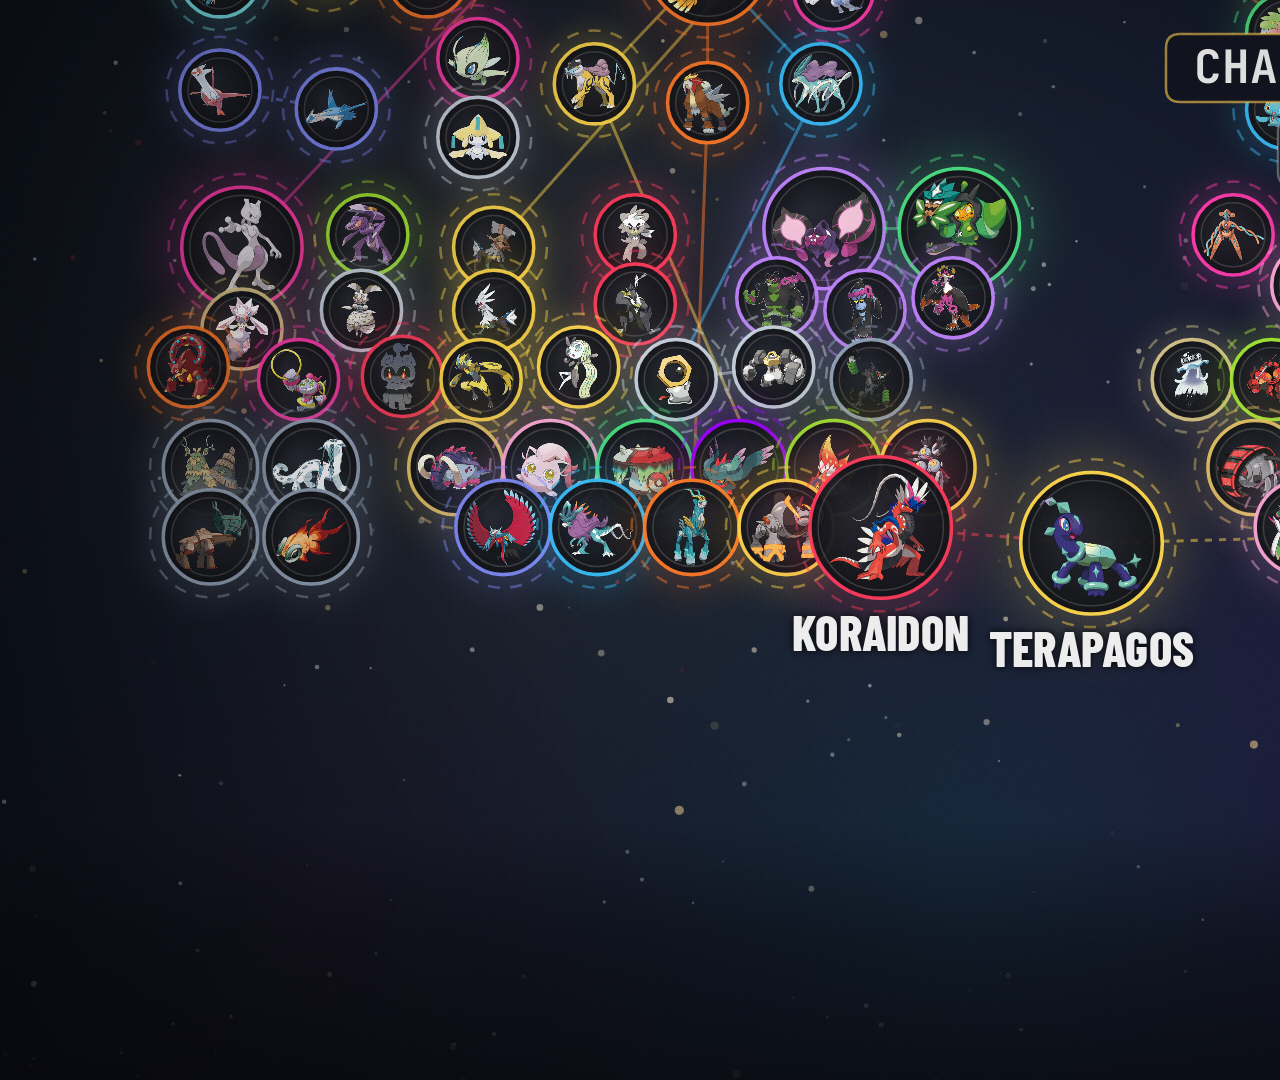
<file: segments/s8/index.html>
<!DOCTYPE html>
<html lang="en"><head><meta charset="UTF-8"/>
<link rel="stylesheet" href="assets/fonts/fonts.css"/>
<style>
*{margin:0;padding:0;box-sizing:border-box}
html,body{width:1920px;height:1080px;overflow:hidden;background:#0B0D14}
#root{position:relative;width:1920px;height:1080px;overflow:hidden;background:#0B0D14}
canvas{display:block}
.preload{position:absolute;left:-9999px;top:0;width:10px;height:10px;visibility:hidden}
</style></head>
<body>
<div id="root" data-composition-id="main" data-start="0" data-duration="207.95" data-width="1920" data-height="1080">
<canvas id="cv" width="1920" height="1080"></canvas>
<img class="preload" id="art1001" src="assets/art/art_1001_hero.png"/>
<img class="preload" id="art1002" src="assets/art/art_1002_hero.png"/>
<img class="preload" id="art1003" src="assets/art/art_1003_hero.png"/>
<img class="preload" id="art1004" src="assets/art/art_1004_hero.png"/>
<img class="preload" id="art1005" src="assets/art/art_1005_hero.png"/>
<img class="preload" id="art1006" src="assets/art/art_1006_hero.png"/>
<img class="preload" id="art1007" src="assets/art/art_1007_hero.png"/>
<img class="preload" id="art1008" src="assets/art/art_1008_hero.png"/>
<img class="preload" id="art1009" src="assets/art/art_1009_hero.png"/>
<img class="preload" id="art1010" src="assets/art/art_1010_hero.png"/>
<img class="preload" id="art1020" src="assets/art/art_1020_hero.png"/>
<img class="preload" id="art1021" src="assets/art/art_1021_hero.png"/>
<img class="preload" id="art1022" src="assets/art/art_1022_hero.png"/>
<img class="preload" id="art1023" src="assets/art/art_1023_hero.png"/>
<img class="preload" id="art1024" src="assets/art/art_1024_hero.png"/>
<img class="preload" id="art245" src="assets/art/art_245_hero.png"/>
<img class="preload" id="art984" src="assets/art/art_984_hero.png"/>
<img class="preload" id="art985" src="assets/art/art_985_hero.png"/>
<img class="preload" id="art986" src="assets/art/art_986_hero.png"/>
<img class="preload" id="art987" src="assets/art/art_987_hero.png"/>
<img class="preload" id="art988" src="assets/art/art_988_hero.png"/>
<img class="preload" id="art989" src="assets/art/art_989_hero.png"/>
<img class="preload" id="art990" src="assets/art/art_990_hero.png"/>
<img class="preload" id="art991" src="assets/art/art_991_hero.png"/>
<img class="preload" id="art992" src="assets/art/art_992_hero.png"/>
<img class="preload" id="art993" src="assets/art/art_993_hero.png"/>
<img class="preload" id="art994" src="assets/art/art_994_hero.png"/>
<img class="preload" id="art995" src="assets/art/art_995_hero.png"/>
<img class="preload" id="artsheet" src="assets/art/mapsheet.png"/>
</div>
<script src="assets/gsap.min.js"></script>
<script>
'use strict';
window.__DATA__ = {"seg": 8, "dur": 207.95, "intro": 3.2, "kick": "CHAPTER 7", "title": "AREA ZERO", "beats": [{"kind": "mapbeat", "start": 3.2, "end": 8.7, "species": [], "variant": 0}, {"kind": "stage", "start": 8.7, "end": 16.7, "species": [{"name": "Wo-Chien", "dex": 1001, "t1": "Dark", "t2": "Grass", "accent": "#94A3B8", "fact": "A PUNISHED MAN\u2019S GRUDGE", "grade": null, "hero": false}, {"name": "Chien-Pao", "dex": 1002, "t1": "Dark", "t2": "Ice", "accent": "#94A3B8", "fact": "TREASURE OF RUIN", "grade": null, "hero": false}, {"name": "Ting-Lu", "dex": 1003, "t1": "Dark", "t2": "Ground", "accent": "#94A3B8", "fact": "TREASURE OF RUIN", "grade": null, "hero": false}, {"name": "Chi-Yu", "dex": 1004, "t1": "Dark", "t2": "Fire", "accent": "#94A3B8", "fact": "TREASURE OF RUIN", "grade": null, "hero": false}], "variant": 2, "presil": true}, {"kind": "mapbeat", "start": 16.7, "end": 18.43, "species": [], "variant": 0}, {"kind": "stage", "start": 18.43, "end": 29.43, "species": [{"name": "Wo-Chien", "dex": 1001, "t1": "Dark", "t2": "Grass", "accent": "#94A3B8", "fact": "A PUNISHED MAN\u2019S GRUDGE", "grade": null, "hero": false}, {"name": "Chien-Pao", "dex": 1002, "t1": "Dark", "t2": "Ice", "accent": "#94A3B8", "fact": "TREASURE OF RUIN", "grade": null, "hero": false}, {"name": "Ting-Lu", "dex": 1003, "t1": "Dark", "t2": "Ground", "accent": "#94A3B8", "fact": "TREASURE OF RUIN", "grade": null, "hero": false}, {"name": "Chi-Yu", "dex": 1004, "t1": "Dark", "t2": "Fire", "accent": "#94A3B8", "fact": "TREASURE OF RUIN", "grade": null, "hero": false}], "variant": 0}, {"kind": "stage", "start": 29.43, "end": 40.43, "species": [{"name": "Wo-Chien", "dex": 1001, "t1": "Dark", "t2": "Grass", "accent": "#94A3B8", "fact": "A PUNISHED MAN\u2019S GRUDGE", "grade": null, "hero": false}, {"name": "Chien-Pao", "dex": 1002, "t1": "Dark", "t2": "Ice", "accent": "#94A3B8", "fact": "TREASURE OF RUIN", "grade": null, "hero": false}, {"name": "Ting-Lu", "dex": 1003, "t1": "Dark", "t2": "Ground", "accent": "#94A3B8", "fact": "TREASURE OF RUIN", "grade": null, "hero": false}, {"name": "Chi-Yu", "dex": 1004, "t1": "Dark", "t2": "Fire", "accent": "#94A3B8", "fact": "TREASURE OF RUIN", "grade": null, "hero": false}], "variant": 1}, {"kind": "stage", "start": 40.43, "end": 51.43, "species": [{"name": "Wo-Chien", "dex": 1001, "t1": "Dark", "t2": "Grass", "accent": "#94A3B8", "fact": "A PUNISHED MAN\u2019S GRUDGE", "grade": null, "hero": false}, {"name": "Chien-Pao", "dex": 1002, "t1": "Dark", "t2": "Ice", "accent": "#94A3B8", "fact": "TREASURE OF RUIN", "grade": null, "hero": false}, {"name": "Ting-Lu", "dex": 1003, "t1": "Dark", "t2": "Ground", "accent": "#94A3B8", "fact": "TREASURE OF RUIN", "grade": null, "hero": false}, {"name": "Chi-Yu", "dex": 1004, "t1": "Dark", "t2": "Fire", "accent": "#94A3B8", "fact": "TREASURE OF RUIN", "grade": null, "hero": false}], "variant": 2}, {"kind": "stage", "start": 51.43, "end": 62.43, "species": [{"name": "Wo-Chien", "dex": 1001, "t1": "Dark", "t2": "Grass", "accent": "#94A3B8", "fact": "A PUNISHED MAN\u2019S GRUDGE", "grade": null, "hero": false}, {"name": "Chien-Pao", "dex": 1002, "t1": "Dark", "t2": "Ice", "accent": "#94A3B8", "fact": "TREASURE OF RUIN", "grade": null, "hero": false}, {"name": "Ting-Lu", "dex": 1003, "t1": "Dark", "t2": "Ground", "accent": "#94A3B8", "fact": "TREASURE OF RUIN", "grade": null, "hero": false}, {"name": "Chi-Yu", "dex": 1004, "t1": "Dark", "t2": "Fire", "accent": "#94A3B8", "fact": "TREASURE OF RUIN", "grade": null, "hero": false}], "variant": 0}, {"kind": "stage", "start": 62.43, "end": 70.15, "species": [{"name": "Wo-Chien", "dex": 1001, "t1": "Dark", "t2": "Grass", "accent": "#94A3B8", "fact": "A PUNISHED MAN\u2019S GRUDGE", "grade": null, "hero": false}, {"name": "Chien-Pao", "dex": 1002, "t1": "Dark", "t2": "Ice", "accent": "#94A3B8", "fact": "TREASURE OF RUIN", "grade": null, "hero": false}, {"name": "Ting-Lu", "dex": 1003, "t1": "Dark", "t2": "Ground", "accent": "#94A3B8", "fact": "TREASURE OF RUIN", "grade": null, "hero": false}, {"name": "Chi-Yu", "dex": 1004, "t1": "Dark", "t2": "Fire", "accent": "#94A3B8", "fact": "TREASURE OF RUIN", "grade": null, "hero": false}], "variant": 1}, {"kind": "stage", "start": 70.15, "end": 81.15, "species": [{"name": "Terapagos", "dex": 1024, "t1": "Normal", "t2": null, "accent": "#FFD84D", "fact": "SOURCE OF THE TERASTAL PHENOMENON", "grade": null, "hero": true}], "variant": 0}, {"kind": "stage", "start": 81.15, "end": 92.15, "species": [{"name": "Terapagos", "dex": 1024, "t1": "Normal", "t2": null, "accent": "#FFD84D", "fact": "SOURCE OF THE TERASTAL PHENOMENON", "grade": null, "hero": true}], "variant": 1}, {"kind": "stage", "start": 92.15, "end": 94.83, "species": [{"name": "Terapagos", "dex": 1024, "t1": "Normal", "t2": null, "accent": "#FFD84D", "fact": "SOURCE OF THE TERASTAL PHENOMENON", "grade": null, "hero": true}], "variant": 2}, {"kind": "stage", "start": 94.83, "end": 97.53, "species": [{"name": "Great Tusk", "dex": 984, "t1": "Ground", "t2": "Fighting", "accent": "#E2BF65", "fact": "ANCIENT PARADOX", "grade": null, "hero": false}, {"name": "Scream Tail", "dex": 985, "t1": "Fairy", "t2": "Psychic", "accent": "#F9A8D4", "fact": "ANCIENT PARADOX", "grade": null, "hero": false}, {"name": "Brute Bonnet", "dex": 986, "t1": "Grass", "t2": "Dark", "accent": "#4ADE80", "fact": "ANCIENT PARADOX", "grade": null, "hero": false}], "variant": 0}, {"kind": "stage", "start": 97.53, "end": 100.27, "species": [{"name": "Flutter Mane", "dex": 987, "t1": "Ghost", "t2": "Fairy", "accent": "#9D00FF", "fact": "ANCIENT PARADOX", "grade": null, "hero": false}, {"name": "Slither Wing", "dex": 988, "t1": "Bug", "t2": "Fighting", "accent": "#A3E635", "fact": "ANCIENT PARADOX", "grade": null, "hero": false}, {"name": "Sandy Shocks", "dex": 989, "t1": "Electric", "t2": "Ground", "accent": "#FFD84D", "fact": "ANCIENT PARADOX", "grade": null, "hero": false}], "variant": 0}, {"kind": "stage", "start": 100.27, "end": 103.85, "species": [{"name": "Roaring Moon", "dex": 1005, "t1": "Dragon", "t2": "Dark", "accent": "#818CF8", "fact": "ANCIENT PARADOX", "grade": null, "hero": false}, {"name": "Walking Wake", "dex": 1009, "t1": "Water", "t2": "Dragon", "accent": "#38BDF8", "fact": "A SUICUNE FACE FROM THE ANCIENT PAST", "grade": null, "hero": false}], "variant": 0}, {"kind": "stage", "start": 103.85, "end": 110.67, "species": [{"name": "Gouging Fire", "dex": 1023, "t1": "Fire", "t2": "Dragon", "accent": "#FF7A2A", "fact": "AN ENTEI FACE FROM THE ANCIENT PAST", "grade": null, "hero": false}, {"name": "Raging Bolt", "dex": 1022, "t1": "Electric", "t2": "Dragon", "accent": "#FFD84D", "fact": "A RAIKOU FACE FROM THE ANCIENT PAST", "grade": null, "hero": false}], "variant": 0}, {"kind": "stage", "start": 110.67, "end": 113.29, "species": [{"name": "Iron Treads", "dex": 990, "t1": "Ground", "t2": "Steel", "accent": "#E2BF65", "fact": "FUTURE PARADOX", "grade": null, "hero": false}, {"name": "Iron Bundle", "dex": 991, "t1": "Ice", "t2": "Water", "accent": "#7DEFF5", "fact": "FUTURE PARADOX", "grade": null, "hero": false}, {"name": "Iron Hands", "dex": 992, "t1": "Fighting", "t2": "Electric", "accent": "#FF3B5C", "fact": "FUTURE PARADOX", "grade": null, "hero": false}], "variant": 0}, {"kind": "stage", "start": 113.29, "end": 115.93, "species": [{"name": "Iron Jugulis", "dex": 993, "t1": "Dark", "t2": "Flying", "accent": "#94A3B8", "fact": "FUTURE PARADOX", "grade": null, "hero": false}, {"name": "Iron Moth", "dex": 994, "t1": "Fire", "t2": "Poison", "accent": "#FF7A2A", "fact": "FUTURE PARADOX", "grade": null, "hero": false}, {"name": "Iron Thorns", "dex": 995, "t1": "Rock", "t2": "Electric", "accent": "#D6C48A", "fact": "FUTURE PARADOX", "grade": null, "hero": false}], "variant": 0}, {"kind": "stage", "start": 115.93, "end": 118.67, "species": [{"name": "Iron Valiant", "dex": 1006, "t1": "Fairy", "t2": "Fighting", "accent": "#F9A8D4", "fact": "FUTURE PARADOX", "grade": null, "hero": false}, {"name": "Iron Leaves", "dex": 1010, "t1": "Grass", "t2": "Psychic", "accent": "#4ADE80", "fact": "A SUICUNE FACE FROM THE FUTURE", "grade": null, "hero": false}, {"name": "Iron Boulder", "dex": 1020, "t1": "Rock", "t2": "Psychic", "accent": "#D6C48A", "fact": "FUTURE PARADOX", "grade": null, "hero": false}], "variant": 0}, {"kind": "stage", "start": 118.67, "end": 122.59, "species": [{"name": "Iron Crown", "dex": 1021, "t1": "Steel", "t2": "Psychic", "accent": "#CBD5E1", "fact": "FUTURE PARADOX", "grade": null, "hero": false}], "variant": 0}, {"kind": "stage", "start": 122.59, "end": 133.59, "species": [{"name": "Koraidon", "dex": 1007, "t1": "Fighting", "t2": "Dragon", "accent": "#FF3B5C", "fact": "THE WINGED KING", "grade": "IMPLIED", "hero": true}, {"name": "Miraidon", "dex": 1008, "t1": "Electric", "t2": "Dragon", "accent": "#FFD84D", "fact": "THE IRON SERPENT", "grade": "IMPLIED", "hero": true}], "variant": 0}, {"kind": "stage", "start": 133.59, "end": 144.59, "species": [{"name": "Koraidon", "dex": 1007, "t1": "Fighting", "t2": "Dragon", "accent": "#FF3B5C", "fact": "THE WINGED KING", "grade": "IMPLIED", "hero": true}, {"name": "Miraidon", "dex": 1008, "t1": "Electric", "t2": "Dragon", "accent": "#FFD84D", "fact": "THE IRON SERPENT", "grade": "IMPLIED", "hero": true}], "variant": 1}, {"kind": "stage", "start": 144.59, "end": 155.59, "species": [{"name": "Koraidon", "dex": 1007, "t1": "Fighting", "t2": "Dragon", "accent": "#FF3B5C", "fact": "THE WINGED KING", "grade": "IMPLIED", "hero": true}, {"name": "Miraidon", "dex": 1008, "t1": "Electric", "t2": "Dragon", "accent": "#FFD84D", "fact": "THE IRON SERPENT", "grade": "IMPLIED", "hero": true}], "variant": 2}, {"kind": "stage", "start": 155.59, "end": 166.59, "species": [{"name": "Koraidon", "dex": 1007, "t1": "Fighting", "t2": "Dragon", "accent": "#FF3B5C", "fact": "THE WINGED KING", "grade": "IMPLIED", "hero": true}, {"name": "Miraidon", "dex": 1008, "t1": "Electric", "t2": "Dragon", "accent": "#FFD84D", "fact": "THE IRON SERPENT", "grade": "IMPLIED", "hero": true}], "variant": 0}, {"kind": "stage", "start": 166.59, "end": 177.59, "species": [{"name": "Koraidon", "dex": 1007, "t1": "Fighting", "t2": "Dragon", "accent": "#FF3B5C", "fact": "THE WINGED KING", "grade": "IMPLIED", "hero": true}, {"name": "Miraidon", "dex": 1008, "t1": "Electric", "t2": "Dragon", "accent": "#FFD84D", "fact": "THE IRON SERPENT", "grade": "IMPLIED", "hero": true}], "variant": 1}, {"kind": "stage", "start": 177.59, "end": 188.59, "species": [{"name": "Koraidon", "dex": 1007, "t1": "Fighting", "t2": "Dragon", "accent": "#FF3B5C", "fact": "THE WINGED KING", "grade": "IMPLIED", "hero": true}, {"name": "Miraidon", "dex": 1008, "t1": "Electric", "t2": "Dragon", "accent": "#FFD84D", "fact": "THE IRON SERPENT", "grade": "IMPLIED", "hero": true}], "variant": 2}, {"kind": "stage", "start": 188.59, "end": 199.59, "species": [{"name": "Koraidon", "dex": 1007, "t1": "Fighting", "t2": "Dragon", "accent": "#FF3B5C", "fact": "THE WINGED KING", "grade": "IMPLIED", "hero": true}, {"name": "Miraidon", "dex": 1008, "t1": "Electric", "t2": "Dragon", "accent": "#FFD84D", "fact": "THE IRON SERPENT", "grade": "IMPLIED", "hero": true}], "variant": 0}, {"kind": "stage", "start": 199.59, "end": 207.95, "species": [{"name": "Koraidon", "dex": 1007, "t1": "Fighting", "t2": "Dragon", "accent": "#FF3B5C", "fact": "THE WINGED KING", "grade": "IMPLIED", "hero": true}, {"name": "Miraidon", "dex": 1008, "t1": "Electric", "t2": "Dragon", "accent": "#FFD84D", "fact": "THE IRON SERPENT", "grade": "IMPLIED", "hero": true}], "variant": 1}], "specials": [{"kind": "paradox", "start": 128.84, "end": 140.24}, {"kind": "quote", "start": 171.97, "end": 178.77, "text": "This Pok\u00e9mon is the source of the Terastal phenomenon.", "tag": "SCARLET POK\u00c9DEX \u2014 TERAPAGOS"}], "mapNodes": [{"name": "Arceus", "dex": 493, "rect": [1840, 460], "x": 3200, "y": 345, "accent": "#FFD84D", "state": "lit", "hero": true, "ord": 0, "label": false}, {"name": "Dialga", "dex": 483, "rect": [2530, 230], "x": 2660, "y": 600, "accent": "#CBD5E1", "state": "lit", "hero": false, "ord": 0, "label": false}, {"name": "Palkia", "dex": 484, "rect": [2760, 230], "x": 3200, "y": 650, "accent": "#38BDF8", "state": "lit", "hero": false, "ord": 0, "label": false}, {"name": "Giratina", "dex": 487, "rect": [460, 460], "x": 3740, "y": 600, "accent": "#9D00FF", "state": "lit", "hero": false, "ord": 0, "label": false}, {"name": "Uxie", "dex": 480, "rect": [1840, 230], "x": 2720, "y": 890, "accent": "#FF3CAC", "state": "lit", "hero": false, "ord": 0, "label": false}, {"name": "Mesprit", "dex": 481, "rect": [2070, 230], "x": 3200, "y": 920, "accent": "#FF3CAC", "state": "lit", "hero": false, "ord": 0, "label": false}, {"name": "Azelf", "dex": 482, "rect": [2300, 230], "x": 3680, "y": 890, "accent": "#FF3CAC", "state": "lit", "hero": false, "ord": 0, "label": false}, {"name": "Rayquaza", "dex": 384, "rect": [1150, 230], "x": 1000, "y": 740, "accent": "#818CF8", "state": "lit", "hero": true, "ord": 0, "label": false}, {"name": "Kyogre", "dex": 382, "rect": [690, 230], "x": 560, "y": 1080, "accent": "#38BDF8", "state": "lit", "hero": false, "ord": 0, "label": false}, {"name": "Groudon", "dex": 383, "rect": [920, 230], "x": 1440, "y": 1080, "accent": "#E2BF65", "state": "lit", "hero": false, "ord": 0, "label": false}, {"name": "Mew", "dex": 151, "rect": [920, 0], "x": 1700, "y": 1200, "accent": "#FF3CAC", "state": "lit", "hero": false, "ord": 0, "label": false}, {"name": "Regigigas", "dex": 486, "rect": [230, 460], "x": 5320, "y": 740, "accent": "#FFD84D", "state": "lit", "hero": true, "ord": 0, "label": false}, {"name": "Regirock", "dex": 377, "rect": [2530, 0], "x": 4600, "y": 1120, "accent": "#D6C48A", "state": "lit", "hero": false, "ord": 0, "label": false}, {"name": "Regice", "dex": 378, "rect": [2760, 0], "x": 4960, "y": 1200, "accent": "#7DEFF5", "state": "lit", "hero": false, "ord": 0, "label": false}, {"name": "Registeel", "dex": 379, "rect": [0, 230], "x": 5320, "y": 1240, "accent": "#CBD5E1", "state": "lit", "hero": false, "ord": 0, "label": false}, {"name": "Regieleki", "dex": 894, "rect": [2070, 1380], "x": 5680, "y": 1200, "accent": "#FFD84D", "state": "lit", "hero": false, "ord": 0, "label": false}, {"name": "Regidrago", "dex": 895, "rect": [2300, 1380], "x": 6040, "y": 1120, "accent": "#818CF8", "state": "lit", "hero": false, "ord": 0, "label": false}, {"name": "Articuno", "dex": 144, "rect": [0, 0], "x": 430, "y": 1620, "accent": "#7DEFF5", "state": "lit", "hero": false, "ord": 0, "label": false}, {"name": "Zapdos", "dex": 145, "rect": [230, 0], "x": 760, "y": 1560, "accent": "#FFD84D", "state": "lit", "hero": false, "ord": 0, "label": false}, {"name": "Moltres", "dex": 146, "rect": [460, 0], "x": 1090, "y": 1620, "accent": "#FF7A2A", "state": "lit", "hero": false, "ord": 0, "label": false}, {"name": "Ho-Oh", "dex": 250, "rect": [2070, 0], "x": 1980, "y": 1580, "accent": "#FF7A2A", "state": "lit", "hero": true, "ord": 0, "label": false}, {"name": "Lugia", "dex": 249, "rect": [1840, 0], "x": 2380, "y": 1660, "accent": "#FF3CAC", "state": "lit", "hero": false, "ord": 0, "label": false}, {"name": "Raikou", "dex": 243, "rect": [1150, 0], "x": 1620, "y": 1960, "accent": "#FFD84D", "state": "lit", "hero": false, "ord": 0, "label": false}, {"name": "Entei", "dex": 244, "rect": [1380, 0], "x": 1980, "y": 2020, "accent": "#FF7A2A", "state": "lit", "hero": false, "ord": 0, "label": false}, {"name": "Suicune", "dex": 245, "rect": [1610, 0], "x": 2340, "y": 1960, "accent": "#38BDF8", "state": "lit", "hero": false, "ord": 0, "label": false}, {"name": "Latias", "dex": 380, "rect": [230, 230], "x": 430, "y": 1980, "accent": "#818CF8", "state": "lit", "hero": false, "ord": 0, "label": false}, {"name": "Latios", "dex": 381, "rect": [460, 230], "x": 800, "y": 2040, "accent": "#818CF8", "state": "lit", "hero": false, "ord": 0, "label": false}, {"name": "Celebi", "dex": 251, "rect": [2300, 0], "x": 1250, "y": 1880, "accent": "#FF3CAC", "state": "lit", "hero": false, "ord": 0, "label": false}, {"name": "Jirachi", "dex": 385, "rect": [1380, 230], "x": 1250, "y": 2130, "accent": "#CBD5E1", "state": "lit", "hero": false, "ord": 0, "label": false}, {"name": "Heatran", "dex": 485, "rect": [0, 460], "x": 3820, "y": 1560, "accent": "#FF7A2A", "state": "lit", "hero": false, "ord": 0, "label": false}, {"name": "Cresselia", "dex": 488, "rect": [690, 460], "x": 4180, "y": 1560, "accent": "#FF3CAC", "state": "lit", "hero": false, "ord": 0, "label": false}, {"name": "Darkrai", "dex": 491, "rect": [1380, 460], "x": 4180, "y": 1800, "accent": "#94A3B8", "state": "lit", "hero": false, "ord": 0, "label": false}, {"name": "Shaymin", "dex": 492, "rect": [1610, 460], "x": 3820, "y": 1800, "accent": "#4ADE80", "state": "lit", "hero": false, "ord": 0, "label": false}, {"name": "Manaphy", "dex": 490, "rect": [1150, 460], "x": 3820, "y": 2040, "accent": "#38BDF8", "state": "lit", "hero": false, "ord": 0, "label": false}, {"name": "Phione", "dex": 489, "rect": [920, 460], "x": 4120, "y": 2100, "accent": "#38BDF8", "state": "lit", "hero": false, "ord": 0, "label": false}, {"name": "Reshiram", "dex": 643, "rect": [460, 690], "x": 4780, "y": 1720, "accent": "#818CF8", "state": "lit", "hero": true, "ord": 0, "label": false}, {"name": "Zekrom", "dex": 644, "rect": [690, 690], "x": 5320, "y": 1720, "accent": "#818CF8", "state": "lit", "hero": true, "ord": 0, "label": false}, {"name": "Kyurem", "dex": 646, "rect": [1150, 690], "x": 5050, "y": 1930, "accent": "#818CF8", "state": "lit", "hero": true, "ord": 0, "label": false}, {"name": "Victini", "dex": 494, "rect": [2070, 460], "x": 4550, "y": 1930, "accent": "#FF3CAC", "state": "lit", "hero": false, "ord": 0, "label": false}, {"name": "Tornadus", "dex": 641, "rect": [0, 690], "x": 5600, "y": 1560, "accent": "#A5B4FC", "state": "lit", "hero": false, "ord": 0, "label": false}, {"name": "Thundurus", "dex": 642, "rect": [230, 690], "x": 5900, "y": 1560, "accent": "#FFD84D", "state": "lit", "hero": false, "ord": 0, "label": false}, {"name": "Landorus", "dex": 645, "rect": [920, 690], "x": 5750, "y": 1780, "accent": "#E2BF65", "state": "lit", "hero": false, "ord": 0, "label": false}, {"name": "Enamorus", "dex": 905, "rect": [230, 1610], "x": 6050, "y": 1780, "accent": "#F9A8D4", "state": "lit", "hero": false, "ord": 0, "label": false}, {"name": "Cobalion", "dex": 638, "rect": [2300, 460], "x": 4380, "y": 2130, "accent": "#CBD5E1", "state": "lit", "hero": false, "ord": 0, "label": false}, {"name": "Terrakion", "dex": 639, "rect": [2530, 460], "x": 4720, "y": 2170, "accent": "#D6C48A", "state": "lit", "hero": false, "ord": 0, "label": false}, {"name": "Virizion", "dex": 640, "rect": [2760, 460], "x": 5060, "y": 2130, "accent": "#4ADE80", "state": "lit", "hero": false, "ord": 0, "label": false}, {"name": "Keldeo", "dex": 647, "rect": [1380, 690], "x": 5380, "y": 2170, "accent": "#38BDF8", "state": "lit", "hero": false, "ord": 0, "label": false}, {"name": "Xerneas", "dex": 716, "rect": [2070, 690], "x": 5660, "y": 2040, "accent": "#F9A8D4", "state": "lit", "hero": false, "ord": 0, "label": false}, {"name": "Yveltal", "dex": 717, "rect": [2300, 690], "x": 5960, "y": 2040, "accent": "#94A3B8", "state": "lit", "hero": false, "ord": 0, "label": false}, {"name": "Zygarde", "dex": 718, "rect": [2530, 690], "x": 5810, "y": 2180, "accent": "#818CF8", "state": "lit", "hero": false, "ord": 0, "label": false}, {"name": "Mewtwo", "dex": 150, "rect": [690, 0], "x": 500, "y": 2480, "accent": "#FF3CAC", "state": "lit", "hero": true, "ord": 0, "label": false}, {"name": "Genesect", "dex": 649, "rect": [1840, 690], "x": 900, "y": 2440, "accent": "#A3E635", "state": "lit", "hero": false, "ord": 0, "label": false}, {"name": "Type: Null", "dex": 772, "rect": [460, 920], "x": 1300, "y": 2480, "accent": "#FFD84D", "state": "lit", "hero": false, "ord": 0, "label": false}, {"name": "Silvally", "dex": 773, "rect": [690, 920], "x": 1300, "y": 2680, "accent": "#FFD84D", "state": "lit", "hero": false, "ord": 0, "label": false}, {"name": "Magearna", "dex": 801, "rect": [1610, 1150], "x": 880, "y": 2680, "accent": "#CBD5E1", "state": "lit", "hero": false, "ord": 0, "label": false}, {"name": "Diancie", "dex": 719, "rect": [2760, 690], "x": 500, "y": 2740, "accent": "#D6C48A", "state": "lit", "hero": false, "ord": 0, "label": false}, {"name": "Kubfu", "dex": 891, "rect": [1380, 1380], "x": 1750, "y": 2440, "accent": "#FF3B5C", "state": "lit", "hero": false, "ord": 0, "label": false}, {"name": "Urshifu", "dex": 892, "rect": [1610, 1380], "x": 1750, "y": 2660, "accent": "#FF3B5C", "state": "lit", "hero": false, "ord": 0, "label": false}, {"name": "Pecharunt", "dex": 1025, "rect": [1610, 2070], "x": 2350, "y": 2420, "accent": "#C084FC", "state": "lit", "hero": true, "ord": 0, "label": false}, {"name": "Ogerpon", "dex": 1017, "rect": [230, 2070], "x": 2780, "y": 2420, "accent": "#4ADE80", "state": "lit", "hero": true, "ord": 0, "label": false}, {"name": "Okidogi", "dex": 1014, "rect": [2530, 1840], "x": 2200, "y": 2640, "accent": "#C084FC", "state": "lit", "hero": false, "ord": 0, "label": false}, {"name": "Munkidori", "dex": 1015, "rect": [2760, 1840], "x": 2480, "y": 2680, "accent": "#C084FC", "state": "lit", "hero": false, "ord": 0, "label": false}, {"name": "Fezandipiti", "dex": 1016, "rect": [0, 2070], "x": 2760, "y": 2640, "accent": "#C084FC", "state": "lit", "hero": false, "ord": 0, "label": false}, {"name": "Volcanion", "dex": 721, "rect": [230, 920], "x": 330, "y": 2860, "accent": "#FF7A2A", "state": "lit", "hero": false, "ord": 0, "label": false}, {"name": "Hoopa", "dex": 720, "rect": [0, 920], "x": 680, "y": 2900, "accent": "#FF3CAC", "state": "lit", "hero": false, "ord": 0, "label": false}, {"name": "Marshadow", "dex": 802, "rect": [1840, 1150], "x": 1010, "y": 2890, "accent": "#FF3B5C", "state": "lit", "hero": false, "ord": 0, "label": false}, {"name": "Zeraora", "dex": 807, "rect": [0, 1380], "x": 1260, "y": 2900, "accent": "#FFD84D", "state": "lit", "hero": false, "ord": 0, "label": false}, {"name": "Meloetta", "dex": 648, "rect": [1610, 690], "x": 1570, "y": 2860, "accent": "#FFD84D", "state": "lit", "hero": false, "ord": 0, "label": false}, {"name": "Meltan", "dex": 808, "rect": [230, 1380], "x": 1880, "y": 2900, "accent": "#CBD5E1", "state": "lit", "hero": false, "ord": 0, "label": false}, {"name": "Melmetal", "dex": 809, "rect": [460, 1380], "x": 2190, "y": 2860, "accent": "#CBD5E1", "state": "lit", "hero": false, "ord": 0, "label": false}, {"name": "Zarude", "dex": 893, "rect": [1840, 1380], "x": 2500, "y": 2900, "accent": "#94A3B8", "state": "lit", "hero": false, "ord": 0, "label": false}, {"name": "Deoxys", "dex": 386, "rect": [1610, 230], "x": 3650, "y": 2440, "accent": "#FF3CAC", "state": "lit", "hero": false, "ord": 0, "label": false}, {"name": "Eternatus", "dex": 890, "rect": [1150, 1380], "x": 4450, "y": 2460, "accent": "#C084FC", "state": "lit", "hero": true, "ord": 0, "label": false}, {"name": "Zacian", "dex": 888, "rect": [690, 1380], "x": 3900, "y": 2600, "accent": "#F9A8D4", "state": "lit", "hero": false, "ord": 0, "label": false}, {"name": "Zamazenta", "dex": 889, "rect": [920, 1380], "x": 4280, "y": 2760, "accent": "#FF3B5C", "state": "lit", "hero": false, "ord": 0, "label": false}, {"name": "Calyrex", "dex": 898, "rect": [0, 1610], "x": 4900, "y": 2440, "accent": "#FF3CAC", "state": "lit", "hero": false, "ord": 0, "label": false}, {"name": "Glastrier", "dex": 896, "rect": [2530, 1380], "x": 4780, "y": 2660, "accent": "#7DEFF5", "state": "lit", "hero": false, "ord": 0, "label": false}, {"name": "Spectrier", "dex": 897, "rect": [2760, 1380], "x": 5080, "y": 2660, "accent": "#9D00FF", "state": "lit", "hero": false, "ord": 0, "label": false}, {"name": "Tapu Koko", "dex": 785, "rect": [920, 920], "x": 5300, "y": 2400, "accent": "#FFD84D", "state": "lit", "hero": false, "ord": 0, "label": false}, {"name": "Tapu Lele", "dex": 786, "rect": [1150, 920], "x": 5560, "y": 2440, "accent": "#FF3CAC", "state": "lit", "hero": false, "ord": 0, "label": false}, {"name": "Tapu Bulu", "dex": 787, "rect": [1380, 920], "x": 5820, "y": 2400, "accent": "#4ADE80", "state": "lit", "hero": false, "ord": 0, "label": false}, {"name": "Tapu Fini", "dex": 788, "rect": [1610, 920], "x": 6080, "y": 2440, "accent": "#38BDF8", "state": "lit", "hero": false, "ord": 0, "label": false}, {"name": "Necrozma", "dex": 800, "rect": [1380, 1150], "x": 5640, "y": 2560, "accent": "#FF3CAC", "state": "lit", "hero": true, "ord": 0, "label": false}, {"name": "Cosmog", "dex": 789, "rect": [1840, 920], "x": 5200, "y": 2760, "accent": "#FF3CAC", "state": "lit", "hero": false, "ord": 0, "label": false}, {"name": "Cosmoem", "dex": 790, "rect": [2070, 920], "x": 5460, "y": 2800, "accent": "#FF3CAC", "state": "lit", "hero": false, "ord": 0, "label": false}, {"name": "Solgaleo", "dex": 791, "rect": [2300, 920], "x": 5760, "y": 2740, "accent": "#FF3CAC", "state": "lit", "hero": false, "ord": 0, "label": false}, {"name": "Lunala", "dex": 792, "rect": [2530, 920], "x": 6080, "y": 2780, "accent": "#FF3CAC", "state": "lit", "hero": false, "ord": 0, "label": false}, {"name": "Nihilego", "dex": 793, "rect": [2760, 920], "x": 3520, "y": 2900, "accent": "#D6C48A", "state": "lit", "hero": false, "ord": 0, "label": false}, {"name": "Buzzwole", "dex": 794, "rect": [0, 1150], "x": 3772, "y": 2900, "accent": "#A3E635", "state": "lit", "hero": false, "ord": 0, "label": false}, {"name": "Pheromosa", "dex": 795, "rect": [230, 1150], "x": 4024, "y": 2900, "accent": "#A3E635", "state": "lit", "hero": false, "ord": 0, "label": false}, {"name": "Xurkitree", "dex": 796, "rect": [460, 1150], "x": 4276, "y": 2900, "accent": "#FFD84D", "state": "lit", "hero": false, "ord": 0, "label": false}, {"name": "Celesteela", "dex": 797, "rect": [690, 1150], "x": 4528, "y": 2900, "accent": "#CBD5E1", "state": "lit", "hero": false, "ord": 0, "label": false}, {"name": "Kartana", "dex": 798, "rect": [920, 1150], "x": 4780, "y": 2900, "accent": "#4ADE80", "state": "lit", "hero": false, "ord": 0, "label": false}, {"name": "Guzzlord", "dex": 799, "rect": [1150, 1150], "x": 5032, "y": 2900, "accent": "#94A3B8", "state": "lit", "hero": false, "ord": 0, "label": false}, {"name": "Poipole", "dex": 803, "rect": [2070, 1150], "x": 5284, "y": 2900, "accent": "#C084FC", "state": "lit", "hero": false, "ord": 0, "label": false}, {"name": "Naganadel", "dex": 804, "rect": [2300, 1150], "x": 5536, "y": 2900, "accent": "#C084FC", "state": "lit", "hero": false, "ord": 0, "label": false}, {"name": "Stakataka", "dex": 805, "rect": [2530, 1150], "x": 5788, "y": 2900, "accent": "#D6C48A", "state": "lit", "hero": false, "ord": 0, "label": false}, {"name": "Blacephalon", "dex": 806, "rect": [2760, 1150], "x": 6040, "y": 2900, "accent": "#FF7A2A", "state": "lit", "hero": false, "ord": 0, "label": false}, {"name": "Wo-Chien", "dex": 1001, "rect": [230, 1840], "x": 400, "y": 3180, "accent": "#94A3B8", "state": "new", "hero": false, "ord": 0, "label": false}, {"name": "Chien-Pao", "dex": 1002, "rect": [460, 1840], "x": 720, "y": 3180, "accent": "#94A3B8", "state": "new", "hero": false, "ord": 1, "label": false}, {"name": "Ting-Lu", "dex": 1003, "rect": [690, 1840], "x": 400, "y": 3400, "accent": "#94A3B8", "state": "new", "hero": false, "ord": 2, "label": false}, {"name": "Chi-Yu", "dex": 1004, "rect": [920, 1840], "x": 720, "y": 3400, "accent": "#94A3B8", "state": "new", "hero": false, "ord": 3, "label": false}, {"name": "Great Tusk", "dex": 984, "rect": [460, 1610], "x": 1180, "y": 3180, "accent": "#E2BF65", "state": "new", "hero": false, "ord": 4, "label": false}, {"name": "Scream Tail", "dex": 985, "rect": [690, 1610], "x": 1480, "y": 3180, "accent": "#F9A8D4", "state": "new", "hero": false, "ord": 5, "label": false}, {"name": "Brute Bonnet", "dex": 986, "rect": [920, 1610], "x": 1780, "y": 3180, "accent": "#4ADE80", "state": "new", "hero": false, "ord": 6, "label": false}, {"name": "Flutter Mane", "dex": 987, "rect": [1150, 1610], "x": 2080, "y": 3180, "accent": "#9D00FF", "state": "new", "hero": false, "ord": 7, "label": false}, {"name": "Slither Wing", "dex": 988, "rect": [1380, 1610], "x": 2380, "y": 3180, "accent": "#A3E635", "state": "new", "hero": false, "ord": 8, "label": false}, {"name": "Sandy Shocks", "dex": 989, "rect": [1610, 1610], "x": 2680, "y": 3180, "accent": "#FFD84D", "state": "new", "hero": false, "ord": 9, "label": false}, {"name": "Roaring Moon", "dex": 1005, "rect": [1150, 1840], "x": 1330, "y": 3370, "accent": "#818CF8", "state": "new", "hero": false, "ord": 10, "label": false}, {"name": "Walking Wake", "dex": 1009, "rect": [2070, 1840], "x": 1630, "y": 3370, "accent": "#38BDF8", "state": "new", "hero": false, "ord": 11, "label": false}, {"name": "Gouging Fire", "dex": 1023, "rect": [1150, 2070], "x": 1930, "y": 3370, "accent": "#FF7A2A", "state": "new", "hero": false, "ord": 12, "label": false}, {"name": "Raging Bolt", "dex": 1022, "rect": [920, 2070], "x": 2230, "y": 3370, "accent": "#FFD84D", "state": "new", "hero": false, "ord": 13, "label": false}, {"name": "Koraidon", "dex": 1007, "rect": [1610, 1840], "x": 2530, "y": 3370, "accent": "#FF3B5C", "state": "new", "hero": true, "ord": 14, "label": true}, {"name": "Iron Treads", "dex": 990, "rect": [1840, 1610], "x": 3720, "y": 3180, "accent": "#E2BF65", "state": "new", "hero": false, "ord": 15, "label": false}, {"name": "Iron Bundle", "dex": 991, "rect": [2070, 1610], "x": 4020, "y": 3180, "accent": "#7DEFF5", "state": "new", "hero": false, "ord": 16, "label": false}, {"name": "Iron Hands", "dex": 992, "rect": [2300, 1610], "x": 4320, "y": 3180, "accent": "#FF3B5C", "state": "new", "hero": false, "ord": 17, "label": false}, {"name": "Iron Jugulis", "dex": 993, "rect": [2530, 1610], "x": 4620, "y": 3180, "accent": "#94A3B8", "state": "new", "hero": false, "ord": 18, "label": false}, {"name": "Iron Moth", "dex": 994, "rect": [2760, 1610], "x": 4920, "y": 3180, "accent": "#FF7A2A", "state": "new", "hero": false, "ord": 19, "label": false}, {"name": "Iron Thorns", "dex": 995, "rect": [0, 1840], "x": 5220, "y": 3180, "accent": "#D6C48A", "state": "new", "hero": false, "ord": 20, "label": false}, {"name": "Iron Valiant", "dex": 1006, "rect": [1380, 1840], "x": 3870, "y": 3370, "accent": "#F9A8D4", "state": "new", "hero": false, "ord": 21, "label": false}, {"name": "Iron Leaves", "dex": 1010, "rect": [2300, 1840], "x": 4170, "y": 3370, "accent": "#4ADE80", "state": "new", "hero": false, "ord": 22, "label": false}, {"name": "Iron Boulder", "dex": 1020, "rect": [460, 2070], "x": 4470, "y": 3370, "accent": "#D6C48A", "state": "new", "hero": false, "ord": 23, "label": false}, {"name": "Iron Crown", "dex": 1021, "rect": [690, 2070], "x": 4770, "y": 3370, "accent": "#CBD5E1", "state": "new", "hero": false, "ord": 24, "label": false}, {"name": "Miraidon", "dex": 1008, "rect": [1840, 1840], "x": 5070, "y": 3370, "accent": "#FFD84D", "state": "new", "hero": true, "ord": 25, "label": true}, {"name": "Terapagos", "dex": 1024, "rect": [1380, 2070], "x": 3200, "y": 3420, "accent": "#FFD84D", "state": "new", "hero": true, "ord": 26, "label": true}], "mapEdges": [{"a": 0, "b": 1, "style": "solid"}, {"a": 0, "b": 2, "style": "solid"}, {"a": 0, "b": 3, "style": "solid"}, {"a": 0, "b": 4, "style": "solid"}, {"a": 0, "b": 5, "style": "solid"}, {"a": 0, "b": 6, "style": "solid"}, {"a": 7, "b": 9, "style": "solid"}, {"a": 7, "b": 8, "style": "solid"}, {"a": 11, "b": 12, "style": "solid"}, {"a": 11, "b": 13, "style": "solid"}, {"a": 11, "b": 14, "style": "solid"}, {"a": 11, "b": 15, "style": "solid"}, {"a": 11, "b": 16, "style": "solid"}, {"a": 20, "b": 22, "style": "solid"}, {"a": 20, "b": 23, "style": "solid"}, {"a": 20, "b": 24, "style": "solid"}, {"a": 21, "b": 17, "style": "dashed"}, {"a": 21, "b": 18, "style": "dashed"}, {"a": 21, "b": 19, "style": "dashed"}, {"a": 25, "b": 26, "style": "dashed"}, {"a": 33, "b": 34, "style": "solid"}, {"a": 30, "b": 31, "style": "solid"}, {"a": 41, "b": 39, "style": "dashed"}, {"a": 41, "b": 40, "style": "dashed"}, {"a": 41, "b": 42, "style": "solid"}, {"a": 43, "b": 44, "style": "solid"}, {"a": 43, "b": 45, "style": "solid"}, {"a": 43, "b": 46, "style": "solid"}, {"a": 49, "b": 47, "style": "solid"}, {"a": 49, "b": 48, "style": "solid"}, {"a": 10, "b": 50, "style": "callback"}, {"a": 52, "b": 53, "style": "solid"}, {"a": 56, "b": 57, "style": "solid"}, {"a": 68, "b": 69, "style": "solid"}, {"a": 58, "b": 60, "style": "chain"}, {"a": 58, "b": 61, "style": "chain"}, {"a": 58, "b": 62, "style": "chain"}, {"a": 58, "b": 59, "style": "truth"}, {"a": 0, "b": 52, "style": "callback"}, {"a": 83, "b": 84, "style": "solid"}, {"a": 84, "b": 85, "style": "solid"}, {"a": 84, "b": 86, "style": "solid"}, {"a": 82, "b": 85, "style": "chain"}, {"a": 82, "b": 86, "style": "chain"}, {"a": 78, "b": 85, "style": "dashed"}, {"a": 78, "b": 86, "style": "dashed"}, {"a": 72, "b": 73, "style": "clash"}, {"a": 72, "b": 74, "style": "clash"}, {"a": 73, "b": 74, "style": "dashed"}, {"a": 75, "b": 76, "style": "solid"}, {"a": 75, "b": 77, "style": "solid"}, {"a": 94, "b": 95, "style": "solid"}, {"a": 124, "b": 112, "style": "dashed"}, {"a": 124, "b": 123, "style": "dashed"}, {"a": 24, "b": 109, "style": "echo"}, {"a": 23, "b": 110, "style": "echo"}, {"a": 22, "b": 111, "style": "echo"}, {"a": 43, "b": 122, "style": "echo"}, {"a": 44, "b": 121, "style": "echo"}, {"a": 45, "b": 120, "style": "echo"}], "mapFit": {"s": 0.3109, "ox": 86.5, "oy": -525.8, "r": 46.6}, "mapNewCount": 27, "counter": [{"t": 0, "n": 98}, {"t": 18.78, "n": 99}, {"t": 18.94, "n": 100}, {"t": 19.56, "n": 101}, {"t": 21.16, "n": 102}, {"t": 70.5, "n": 103}, {"t": 95.18, "n": 104}, {"t": 96.16, "n": 105}, {"t": 97.0, "n": 106}, {"t": 97.88, "n": 107}, {"t": 98.1, "n": 108}, {"t": 99.56, "n": 109}, {"t": 100.62, "n": 110}, {"t": 103.22, "n": 111}, {"t": 104.2, "n": 112}, {"t": 105.14, "n": 113}, {"t": 111.02, "n": 114}, {"t": 111.96, "n": 115}, {"t": 112.78, "n": 116}, {"t": 113.64, "n": 117}, {"t": 114.52, "n": 118}, {"t": 115.4, "n": 119}, {"t": 116.28, "n": 120}, {"t": 117.12, "n": 121}, {"t": 118.02, "n": 122}, {"t": 119.02, "n": 123}, {"t": 122.94, "n": 124}, {"t": 123.64, "n": 125}], "imgs": ["1001", "1002", "1003", "1004", "1005", "1006", "1007", "1008", "1009", "1010", "1020", "1021", "1022", "1023", "1024", "245", "984", "985", "986", "987", "988", "989", "990", "991", "992", "993", "994", "995", "sheet"]};
const W = 1920, H = 1080, DUR = 207.95;
const cv = document.getElementById('cv');
const ctx = cv.getContext('2d');
const SILCACHE = {};
function silCanvas(key, fill){
  const img = IMG[key];
  if(!img || !img.complete || !img.naturalWidth) return null;
  const ck = key + '|' + fill;
  if(SILCACHE[ck]) return SILCACHE[ck];
  const cv2 = document.createElement('canvas');
  cv2.width = img.naturalWidth; cv2.height = img.naturalHeight;
  const g = cv2.getContext('2d');
  g.drawImage(img, 0, 0);
  g.globalCompositeOperation = 'source-in';
  if(fill === 'slate'){
    const gr = g.createLinearGradient(0, 0, 0, cv2.height);
    gr.addColorStop(0, '#2E3A58'); gr.addColorStop(1, '#1B2338');
    g.fillStyle = gr;
  } else g.fillStyle = fill;
  g.fillRect(0, 0, cv2.width, cv2.height);
  SILCACHE[ck] = cv2;
  return cv2;
}
/* Blacked-out mystery shape: accent rim-glow halo + lifted slate body. */
function drawSilhouette(c, key, cx, cy, size, accent, alpha=1){
  const sil = silCanvas(key, 'slate'), rim = silCanvas(key, accent);
  if(!sil || !rim) return;
  c.save(); c.globalAlpha *= alpha;
  c.save();
  c.shadowColor = accent; c.shadowBlur = 30;
  c.drawImage(rim, cx - size/2, cy - size/2, size, size);
  c.drawImage(rim, cx - size/2, cy - size/2, size, size);
  c.restore();
  c.drawImage(sil, cx - size/2, cy - size/2, size, size);
  c.restore();
}
const PAL = {
  plate:'#17181D', offWhite:'#EDEDED', silver:'#B4BCC6',
  gold:'#E6B84C', goldBright:'#F4D58D', goldSpec:'#FFD000',
  cyan:'#4BC8E8', cyanSpec:'#38BDF8', magenta:'#E0569B', crimson:'#E53946',
  crimsonSpec:'#FF3B5C', violet:'#7E3AF2',
  goldVivid:'#FFD84D', goldHot:'#FFF3B0', cyanVivid:'#00E5FF', blueDeep:'#3B82F6',
  magentaVivid:'#FF3CAC', magentaDeep:'#D946EF', crimsonVivid:'#FF1E56',
  ultraViolet:'#9D00FF', slateSil:'#26304A',
  badges:{
    normal:{bg:'#D4D2C5',fg:'#121212',border:'#EAE8DC'},
    steel:{bg:'#B8C2CC',fg:'#121212',border:'#D7E0E8'},
    dragon:{bg:'#4F3A9E',fg:'#EDEDED',border:'#7560C4'},
    water:{bg:'#2B6CB0',fg:'#EDEDED',border:'#4E8FD4'},
    ghost:{bg:'#533A7B',fg:'#EDEDED',border:'#7B5DA8'},
    canon:{bg:'#2C1B12',fg:'#E6B84C',border:'#E6B84C'},
    implied:{bg:'#23262D',fg:'#EDEDED',border:'#B4BCC6'},
    theory:{bg:'#1D1430',fg:'#C4A6F5',border:'#7E3AF2'}
  }
};
const clamp=(v,a=0,b=1)=>Math.max(a,Math.min(b,v));
const lerp=(a,b,t)=>a+(b-a)*t;
const norm=(t,s,e)=>clamp((t-s)/(e-s),0,1);
const easeOutCubic=x=>1-Math.pow(1-x,3);
const easeInOutCubic=x=>(x<0.5?4*x*x*x:1-Math.pow(-2*x+2,3)/2);
const easeOutQuart=x=>1-Math.pow(1-x,4);
const easeOutExpo=x=>(x===1?1:1-Math.pow(2,-10*x));
function cubicBezierPoint(p0,p1,p2,p3,t){
  const u=1-t,tt=t*t,uu=u*u,uuu=uu*u,ttt=tt*t;
  return {x:uuu*p0.x+3*uu*t*p1.x+3*u*tt*p2.x+ttt*p3.x,
          y:uuu*p0.y+3*uu*t*p1.y+3*u*tt*p2.y+ttt*p3.y};
}
function createSeededRandom(seed){let s=seed>>>0;return()=>{s=(s*1664525+1013904223)>>>0;return s/4294967296;};}
function hexA(hex,a){
  const r=parseInt(hex.slice(1,3),16),g=parseInt(hex.slice(3,5),16),b=parseInt(hex.slice(5,7),16);
  return `rgba(${r},${g},${b},${a})`;
}
function textW(c,txt,font){ c.font=font; return c.measureText(txt).width; }

/* ---- deterministic particle fields ---- */
const rand = createSeededRandom(40125);
const starsFar = Array.from({length:150},()=>({
  x:rand()*W, y:rand()*H, r:0.8+rand()*1.7, phase:rand()*Math.PI*2, tw:0.5+rand()*1.6
}));
const starsNear = Array.from({length:60},()=>({
  x:rand()*W, y:rand()*H, r:1.6+rand()*2.2, speed:9+rand()*13, phase:rand()*Math.PI*2
}));
const embers = Array.from({length:85},(_,i)=>({
  x:rand()*W, y:rand()*H, radius:1.4+rand()*3.2, speedY:10+rand()*24,
  driftX:(rand()-0.5)*18, phase:rand()*Math.PI*2, alpha:0.16+rand()*0.48,
  isCrimson:i%4===0
}));
const shards = Array.from({length:30},(_,i)=>{
  const angle=(i/22)*Math.PI*2+(rand()-0.5)*0.35;
  return { baseX:1300+Math.cos(angle)*(250+rand()*320), baseY:560+Math.sin(angle)*(110+rand()*130),
    size:16+rand()*36, rot:rand()*Math.PI*2, rotSpeed:(rand()-0.5)*0.55,
    bobAmp:8+rand()*15, phase:rand()*Math.PI*2, sides:3+Math.floor(rand()*3),
    near:i%2===0, rimColor:i%2===0?PAL.crimson:PAL.violet };
});
const eggMotes = Array.from({length:36},(_,i)=>({
  ang:rand()*Math.PI*2, rad:150+rand()*130, speed:(0.25+rand()*0.5)*(i%2?1:-1),
  size:1.6+rand()*2.6, phase:rand()*Math.PI*2
}));
/* film grain: 4 seeded noise tiles, cycled by frame index (deterministic) */
const grainTiles=[], grainPats=[];
(function(){
  const gr=createSeededRandom(777);
  for(let k=0;k<4;k++){
    const tc=document.createElement('canvas'); tc.width=tc.height=256;
    const tg=tc.getContext('2d'); const id=tg.createImageData(256,256);
    for(let i=0;i<id.data.length;i+=4){
      const v=Math.floor(gr()*255);
      id.data[i]=id.data[i+1]=id.data[i+2]=v; id.data[i+3]=255;
    }
    tg.putImageData(id,0,0);
    grainTiles.push(tc); grainPats.push(ctx.createPattern(tc,'repeat'));
  }
})();
/* nebula haze blobs (organic depth, slow parallax drift) */
const nebula=[
  {x:480,y:280,r:720,color:'#FFD84D',a:0.085,ph:0.0,sp:0.11,dx:46,dy:26},
  {x:1500,y:720,r:820,color:'#9D00FF',a:0.095,ph:2.1,sp:0.08,dx:38,dy:30},
  {x:1020,y:920,r:640,color:'#00E5FF',a:0.062,ph:4.2,sp:0.13,dx:52,dy:20},
  {x:300,y:980,r:520,color:'#FF1E56',a:0.050,ph:1.2,sp:0.09,dx:30,dy:22}
];

/* ---- drawing primitives ---- */
function drawRoundedRect(c,x,y,w,h,r){
  const radius=Math.min(r,w/2,h/2);
  c.beginPath();
  c.moveTo(x+radius,y); c.lineTo(x+w-radius,y); c.quadraticCurveTo(x+w,y,x+w,y+radius);
  c.lineTo(x+w,y+h-radius); c.quadraticCurveTo(x+w,y+h,x+w-radius,y+h);
  c.lineTo(x+radius,y+h); c.quadraticCurveTo(x,y+h,x,y+h-radius);
  c.lineTo(x,y+radius); c.quadraticCurveTo(x,y,x+radius,y); c.closePath();
}
/* Type/verification pill — 46px JetBrains Mono (cap height ~33.5px), height 68. Returns width. */
const BADGE_FONT='700 46px "JetBrains Mono", monospace';
function badgeWidth(c,text){ return Math.ceil(textW(c,text,BADGE_FONT)+52); }
function drawTypeBadge(c,text,x,y,styleObj,align='left'){
  c.save();
  c.font=BADGE_FONT;
  const pillW=badgeWidth(c,text), pillH=68;
  const drawX=align==='center'?x-pillW/2:align==='right'?x-pillW:x;
  drawRoundedRect(c,drawX,y,pillW,pillH,14);
  c.fillStyle=styleObj.bg; c.fill();
  c.lineWidth=2.5; c.strokeStyle=styleObj.border; c.stroke();
  c.fillStyle=styleObj.fg; c.textAlign='center'; c.textBaseline='middle';
  c.fillText(text,drawX+pillW/2,y+pillH/2+2);
  c.restore();
  return pillW;
}
/* Obsidian glass editorial card. jagged=true swaps the accent bar for a torn strip. */
function drawEditorialCard(c,x,y,w,h,accentColor,alpha=1,jagged=false){
  c.save(); c.globalAlpha*=alpha;
  c.shadowColor='rgba(0,0,0,0.72)'; c.shadowBlur=32; c.shadowOffsetY=12;
  drawRoundedRect(c,x,y,w,h,16);
  const grad=c.createLinearGradient(x,y,x+w,y+h);
  grad.addColorStop(0,'#1B1D23'); grad.addColorStop(1,'#131418');
  c.fillStyle=grad; c.fill();
  c.shadowColor='transparent'; c.shadowBlur=0; c.shadowOffsetY=0;
  /* luminous accent border + inner specular rim (v2.2 premium frame) */
  c.lineWidth=2.5; c.strokeStyle=hexA(accentColor,0.62); c.stroke();
  drawRoundedRect(c,x+4,y+4,w-8,h-8,13);
  c.lineWidth=1.5; c.strokeStyle='rgba(255,255,255,0.09)'; c.stroke();
  const specG=c.createLinearGradient(x,y,x+w,y);
  specG.addColorStop(0,'rgba(255,255,255,0)');
  specG.addColorStop(0.5,'rgba(255,255,255,0.20)');
  specG.addColorStop(1,'rgba(255,255,255,0)');
  c.fillStyle=specG; c.fillRect(x+18,y+1.5,w-36,2);
  if(jagged){
    c.beginPath();
    const seg=7, x0=x, wBar=8;
    c.moveTo(x0+2,y+16);
    for(let i=1;i<=seg;i++){
      const yy=y+16+(h-32)*i/seg;
      c.lineTo(x0+2+(i%2?wBar:2),yy);
    }
    c.lineTo(x0+2,y+h-16); c.closePath();
    c.fillStyle=accentColor; c.fill();
  } else {
    drawRoundedRect(c,x,y+14,7,h-28,4); c.fillStyle=accentColor; c.fill();
  }
  c.restore();
}
function drawMedallionBase(c,cx,cy,r,accentColor,t,alpha=1){
  c.save(); c.globalAlpha*=alpha;
  const aura=c.createRadialGradient(cx,cy,r*0.25,cx,cy,r*2.15);
  aura.addColorStop(0,hexA(accentColor,0.33)); aura.addColorStop(0.55,hexA(accentColor,0.09));
  aura.addColorStop(1,'rgba(11,13,18,0)');
  c.fillStyle=aura; c.beginPath(); c.arc(cx,cy,r*2.15,0,Math.PI*2); c.fill();
  c.save(); c.translate(cx,cy); c.rotate(t*0.25);
  c.strokeStyle=hexA(accentColor,0.47); c.lineWidth=2.5; c.setLineDash([12,10]);
  c.beginPath(); c.arc(0,0,r+13,0,Math.PI*2); c.stroke(); c.setLineDash([]); c.restore();
  const coreGrad=c.createRadialGradient(cx-r*0.25,cy-r*0.25,r*0.1,cx,cy,r);
  coreGrad.addColorStop(0,'#23252E'); coreGrad.addColorStop(1,'#121317');
  c.fillStyle=coreGrad; c.beginPath(); c.arc(cx,cy,r,0,Math.PI*2); c.fill();
  c.lineWidth=3.5; c.strokeStyle=accentColor; c.stroke();
  c.lineWidth=1.5; c.strokeStyle='rgba(237,237,237,0.18)';
  c.beginPath(); c.arc(cx,cy,r-8,0,Math.PI*2); c.stroke();
  c.restore();
}
function drawNodeArt(c,img,cx,cy,r,alpha=1,dim=0){
  c.save(); c.globalAlpha*=alpha;
  c.beginPath(); c.arc(cx,cy,r-6,0,Math.PI*2); c.clip();
  const s=(r-6)*2;
  c.drawImage(img,cx-s/2,cy-s/2,s,s);
  if(dim>0){ c.fillStyle=`rgba(8,9,13,${dim})`; c.fillRect(cx-r,cy-r,r*2,r*2); }
  c.restore();
}
/* Hero art: volumetric rim glow + optional astrolabe ring (Arceus only). */
function drawHeroArt(c,img,cx,cy,size,accent,t,alpha=1,phase=0,ringStyle='none',rimColor=null){
  c.save(); c.globalAlpha*=alpha;
  const bobY=Math.sin(t*0.9+phase)*7;
  const breathe=1+0.012*Math.sin(t*0.7+phase);
  const yy=cy+bobY, ss=size*breathe;
  const haloCol = rimColor || accent;
  const aura=c.createRadialGradient(cx,yy,size*0.1,cx,yy,size*1.12);
  aura.addColorStop(0,hexA(haloCol,0.50)); aura.addColorStop(0.55,hexA(haloCol,0.17));
  aura.addColorStop(1,'rgba(11,13,18,0)');
  c.fillStyle=aura; c.beginPath(); c.arc(cx,yy,size*1.12,0,Math.PI*2); c.fill();
  /* edge rim-glow: blurred accent silhouette hugs the sprite's outline */
  if(rimColor){
    const rimCv = silCanvas(IMGKEY.get(img), rimColor);
    if(rimCv){
      c.save();
      c.shadowColor=rimColor; c.shadowBlur=30; c.globalAlpha*=0.92;
      c.drawImage(rimCv,cx-ss/2,yy-ss/2,ss,ss);
      c.drawImage(rimCv,cx-ss/2,yy-ss/2,ss,ss);
      c.restore();
    }
  }
  if(ringStyle==='astrolabe'){
    c.save(); c.translate(cx,yy); c.rotate(t*0.18);
    c.strokeStyle=hexA(accent,0.5); c.lineWidth=3; c.setLineDash([16,12]);
    c.beginPath(); c.arc(0,0,size*0.60,0,Math.PI*2); c.stroke(); c.setLineDash([]); c.restore();
    c.strokeStyle=hexA(accent,0.85); c.lineWidth=2.5;
    c.beginPath(); c.arc(cx,yy,size*0.565,0,Math.PI*2); c.stroke();
  }
  c.save();
  c.shadowColor='rgba(0,0,0,0.65)'; c.shadowBlur=30; c.shadowOffsetY=16;
  c.drawImage(img,cx-ss/2,yy-ss/2,ss,ss);
  c.restore();
  c.restore();
}
function drawLineageThread(c,p0,p1,p2,p3,color,progress,t,alpha=1){
  if(progress<=0.001) return;
  c.save(); c.globalAlpha*=alpha;
  const steps=48, maxStep=Math.floor(steps*progress);
  c.beginPath();
  for(let i=0;i<=maxStep;i++){
    const pt=cubicBezierPoint(p0,p1,p2,p3,i/steps);
    if(i===0)c.moveTo(pt.x,pt.y); else c.lineTo(pt.x,pt.y);
  }
  c.strokeStyle=hexA(color,0.27); c.lineWidth=10; c.lineCap='round'; c.stroke();
  c.strokeStyle=color; c.lineWidth=3.2; c.stroke();
  if(progress<0.99){
    const head=cubicBezierPoint(p0,p1,p2,p3,progress);
    c.fillStyle='#EDEDED'; c.shadowColor=color; c.shadowBlur=18;
    c.beginPath(); c.arc(head.x,head.y,6,0,Math.PI*2); c.fill(); c.shadowBlur=0;
  }
  if(progress>0.35){
    for(let p=0;p<2;p++){
      const pulseT=(t*0.42+p*0.5)%1;
      if(pulseT<=progress){
        const pt=cubicBezierPoint(p0,p1,p2,p3,pulseT);
        const grad=c.createRadialGradient(pt.x,pt.y,1,pt.x,pt.y,18);
        grad.addColorStop(0,'#EDEDED'); grad.addColorStop(0.35,color); grad.addColorStop(1,'rgba(0,0,0,0)');
        c.fillStyle=grad; c.beginPath(); c.arc(pt.x,pt.y,18,0,Math.PI*2); c.fill();
      }
    }
  }
  c.restore();
}
/* expanding pulse rings (stage VFX) */
function fxPulseRings(color,speed,spacing,maxR=330){
  return (c,t,cx,cy)=>{
    c.save();
    for(let k=0;k<3;k++){
      const r=((t*speed+k*spacing)%maxR);
      const a=(1-r/maxR)*0.34;
      if(a<=0) continue;
      c.strokeStyle=hexA(color,a); c.lineWidth=2.5;
      c.beginPath(); c.arc(cx,cy,r,0,Math.PI*2); c.stroke();
    }
    c.restore();
  };
}

/* foreground depth motes: drift IN FRONT of hero sprites (layer c) */
const fgMotes = Array.from({length:30},(_,i)=>({
  x:rand()*W, y:rand()*H, r:1.3+rand()*3.1, sp:14+rand()*26,
  drift:(rand()-0.5)*22, phase:rand()*Math.PI*2, big:i%6===0
}));
function drawFgMotes(c,t,color,alpha=1){
  c.save();
  for(const m of fgMotes){
    const py=(m.y - t*m.sp + H*4)%H;
    const px=(m.x + Math.sin(t*0.6+m.phase)*30 + t*m.drift + W*4)%W;
    if(py < H*0.30) continue; /* concentrate on the lower two-thirds */
    const tw=0.35+0.65*(0.5+0.5*Math.sin(t*2.1+m.phase));
    c.globalAlpha=alpha*tw*(m.big?0.5:0.75);
    if(m.big){
      const g=c.createRadialGradient(px,py,0.5,px,py,m.r*5);
      g.addColorStop(0,hexA(color,0.5)); g.addColorStop(1,'rgba(0,0,0,0)');
      c.fillStyle=g; c.beginPath(); c.arc(px,py,m.r*5,0,Math.PI*2); c.fill();
    } else {
      c.fillStyle=color;
      c.beginPath(); c.arc(px,py,m.r,0,Math.PI*2); c.fill();
    }
  }
  c.restore();
}

/* ---- vector emblems (showcase ports) ---- */
function drawArceusEmblem(c,cx,cy,scale,t,alpha=1){
  c.save(); c.globalAlpha*=alpha; c.translate(cx,cy); c.scale(scale,scale);
  c.strokeStyle=PAL.gold; c.lineWidth=4.5;
  c.beginPath(); c.arc(0,0,34,0,Math.PI*2); c.stroke();
  c.fillStyle=PAL.goldBright;
  for(let i=0;i<4;i++){
    c.save(); c.rotate((i*Math.PI)/2);
    c.beginPath(); c.moveTo(0,-48); c.lineTo(8,-14); c.lineTo(0,-6); c.lineTo(-8,-14); c.closePath(); c.fill(); c.restore();
  }
  const pulse=0.78+0.22*Math.sin(t*3.5);
  for(let i=0;i<4;i++){
    const ang=(i*Math.PI)/2+Math.PI/4, jx=Math.cos(ang)*34, jy=Math.sin(ang)*34;
    c.fillStyle='#34D399'; c.globalAlpha=alpha*pulse;
    c.beginPath(); c.arc(jx,jy,4.5,0,Math.PI*2); c.fill();
    c.globalAlpha=alpha; c.strokeStyle=PAL.goldBright; c.lineWidth=2; c.stroke();
  }
  c.fillStyle='#121212'; c.strokeStyle=PAL.gold; c.lineWidth=3;
  c.beginPath(); c.moveTo(0,-11); c.lineTo(11,0); c.lineTo(0,11); c.lineTo(-11,0); c.closePath(); c.fill(); c.stroke();
  c.restore();
}
function drawDialgaEmblem(c,cx,cy,scale,t,alpha=1){
  c.save(); c.globalAlpha*=alpha; c.translate(cx,cy); c.scale(scale,scale);
  c.strokeStyle=PAL.cyan; c.lineWidth=3.5;
  c.beginPath(); c.arc(0,0,38,0,Math.PI*2); c.stroke();
  for(let i=0;i<12;i++){
    const ang=(i/12)*Math.PI*2, inner=i%3===0?27:31;
    c.strokeStyle=i%3===0?'#EDEDED':PAL.cyan; c.lineWidth=i%3===0?3:2;
    c.beginPath(); c.moveTo(Math.cos(ang)*inner,Math.sin(ang)*inner);
    c.lineTo(Math.cos(ang)*37,Math.sin(ang)*37); c.stroke();
  }
  c.strokeStyle='#EDEDED'; c.lineWidth=3.2; c.lineCap='round';
  c.beginPath(); c.moveTo(0,0);
  c.lineTo(Math.cos(t*0.8-Math.PI/2)*23,Math.sin(t*0.8-Math.PI/2)*23); c.stroke();
  c.strokeStyle=PAL.cyan; c.lineWidth=2.4;
  c.beginPath(); c.moveTo(0,0);
  c.lineTo(Math.cos(t*2.8-Math.PI/2)*30,Math.sin(t*2.8-Math.PI/2)*30); c.stroke();
  c.fillStyle=PAL.cyan;
  c.beginPath(); c.moveTo(0,-12); c.lineTo(9,0); c.lineTo(0,12); c.lineTo(-9,0); c.closePath(); c.fill();
  c.strokeStyle='#EDEDED'; c.lineWidth=2; c.stroke();
  c.restore();
}
function drawPalkiaEmblem(c,cx,cy,scale,t,alpha=1){
  c.save(); c.globalAlpha*=alpha; c.translate(cx,cy); c.scale(scale,scale);
  const ringAngles=[0.45+t*0.25,-0.45-t*0.2,Math.PI/2+t*0.15];
  ringAngles.forEach((ang,idx)=>{
    c.save(); c.rotate(ang);
    c.strokeStyle=idx===0?PAL.magenta:idx===1?'#F294C3':'rgba(237,237,237,0.65)';
    c.lineWidth=idx===2?2.2:3.2;
    c.beginPath(); c.ellipse(0,0,40,15,0,0,Math.PI*2); c.stroke(); c.restore();
  });
  const pearl=c.createRadialGradient(-4,-4,2,0,0,14);
  pearl.addColorStop(0,'#FFF0F6'); pearl.addColorStop(0.55,PAL.magenta); pearl.addColorStop(1,'#751D4A');
  c.fillStyle=pearl; c.beginPath(); c.arc(0,0,13,0,Math.PI*2); c.fill();
  c.strokeStyle='#EDEDED'; c.lineWidth=2; c.stroke();
  c.restore();
}
function drawGiratinaEmblem(c,cx,cy,scale,t,alpha=1){
  c.save(); c.globalAlpha*=alpha; c.translate(cx,cy); c.scale(scale,scale);
  c.strokeStyle=PAL.violet; c.lineWidth=2.5;
  c.beginPath(); c.arc(0,0,36,0,Math.PI*2); c.stroke();
  c.fillStyle=PAL.gold; c.strokeStyle='#121212'; c.lineWidth=2;
  [-1,1].forEach(dir=>{
    c.save(); c.scale(dir,1);
    c.beginPath(); c.moveTo(5,-6); c.quadraticCurveTo(28,-14,38,-36);
    c.quadraticCurveTo(32,-2,14,14); c.closePath(); c.fill(); c.stroke();
    c.beginPath(); c.moveTo(8,12); c.lineTo(31,20); c.lineTo(14,29); c.closePath(); c.fill(); c.stroke();
    c.restore();
  });
  c.fillStyle='#17181E'; c.strokeStyle=PAL.gold; c.lineWidth=2.5;
  c.beginPath(); c.moveTo(0,-24); c.lineTo(15,-4); c.lineTo(10,22); c.lineTo(0,32);
  c.lineTo(-10,22); c.lineTo(-15,-4); c.closePath(); c.fill(); c.stroke();
  const eyeGlow=0.8+0.2*Math.sin(t*6);
  c.fillStyle=PAL.crimson; c.shadowColor=PAL.crimson; c.shadowBlur=12*eyeGlow;
  c.beginPath(); c.moveTo(-10,-2); c.lineTo(-3,2); c.lineTo(-9,6); c.closePath(); c.fill();
  c.beginPath(); c.moveTo(10,-2); c.lineTo(3,2); c.lineTo(9,6); c.closePath(); c.fill();
  c.restore();
}
/* ---- Cosmic Egg v2: volumetric golden relic (rays, motes, core, specular) ---- */
function drawAstrolabeRing(c,cx,cy,radius,speed,dash,color,lineW,nodes,t){
  c.save(); c.translate(cx,cy); c.rotate(t*speed);
  c.strokeStyle=color; c.lineWidth=lineW;
  if(dash)c.setLineDash(dash);
  c.beginPath(); c.arc(0,0,radius,0,Math.PI*2); c.stroke(); c.setLineDash([]);
  for(let k=0;k<nodes;k++){
    const a=(k/nodes)*Math.PI*2;
    c.fillStyle=k%2===0?PAL.goldBright:'#EDEDED';
    c.beginPath(); c.arc(Math.cos(a)*radius,Math.sin(a)*radius,k%2===0?4:2.5,0,Math.PI*2); c.fill();
  }
  c.restore();
}
function drawEgg(c,cx,cy,appear,t,pulseTimes=[],crackP=0){
  c.save();
  /* rotating ray corona (additive) */
  c.save(); c.globalCompositeOperation='lighter';
  c.translate(cx,cy); c.rotate(t*0.05);
  for(let i=0;i<12;i++){
    const a=(i/12)*Math.PI*2 + Math.sin(t*0.4+i)*0.02;
    const len=300+60*Math.sin(t*0.7+i*1.7);
    const g=c.createLinearGradient(0,0,Math.cos(a)*len,Math.sin(a)*len);
    g.addColorStop(0,'rgba(230,184,76,0.10)'); g.addColorStop(1,'rgba(230,184,76,0)');
    c.fillStyle=g;
    c.beginPath(); c.moveTo(0,0);
    c.lineTo(Math.cos(a-0.045)*len,Math.sin(a-0.045)*len);
    c.lineTo(Math.cos(a+0.045)*len,Math.sin(a+0.045)*len);
    c.closePath(); c.fill();
  }
  c.restore();
  /* halo */
  const glow=c.createRadialGradient(cx,cy,18,cx,cy,300);
  glow.addColorStop(0,'rgba(230,184,76,0.45)'); glow.addColorStop(0.5,'rgba(230,184,76,0.11)');
  glow.addColorStop(1,'rgba(11,13,18,0)');
  c.fillStyle=glow; c.beginPath(); c.arc(cx,cy,300,0,Math.PI*2); c.fill();
  /* ground shadow */
  c.save(); c.translate(cx,cy+178); c.scale(1,0.24);
  const sh=c.createRadialGradient(0,0,8,0,0,190);
  sh.addColorStop(0,'rgba(0,0,0,0.55)'); sh.addColorStop(1,'rgba(0,0,0,0)');
  c.fillStyle=sh; c.beginPath(); c.arc(0,0,190,0,Math.PI*2); c.fill(); c.restore();
  drawAstrolabeRing(c,cx,cy,142*appear,0.35,[18,14],'rgba(230,184,76,0.65)',2.5,8,t);
  drawAstrolabeRing(c,cx,cy,186*appear,-0.22,[6,12],'rgba(237,237,237,0.25)',2.0,12,t);
  drawAstrolabeRing(c,cx,cy,226*appear,0.14,null,'rgba(230,184,76,0.18)',2.0,4,t);
  /* orbiting gold motes */
  c.save();
  for(const m of eggMotes){
    const a=m.ang+t*m.speed;
    const mx=cx+Math.cos(a)*m.rad*appear, my=cy+Math.sin(a)*m.rad*0.82*appear;
    const tw=0.5+0.5*Math.sin(t*2.2+m.phase);
    c.globalAlpha=0.25+0.55*tw; c.fillStyle=PAL.goldBright;
    c.beginPath(); c.arc(mx,my,m.size,0,Math.PI*2); c.fill();
  }
  c.restore();
  /* shell */
  let pulse=1+0.10*Math.exp(-Math.pow(t-16.38,2)/0.08); /* VO heartbeat (ep 66.38) */
  for(const pt of pulseTimes) pulse*=1+0.07*Math.exp(-Math.pow(t-pt,2)/0.10);
  c.save(); c.translate(cx,cy);
  const eggScale=(0.72+0.28*appear)*(1+0.025*Math.sin(t*3.2))*pulse;
  c.scale(eggScale,eggScale);
  const shellPath=()=>{
    c.beginPath();
    c.moveTo(0,-104);
    c.bezierCurveTo(64,-104,84,-14,74,48);
    c.bezierCurveTo(66,94,34,112,0,112);
    c.bezierCurveTo(-34,112,-66,94,-74,48);
    c.bezierCurveTo(-84,-14,-64,-104,0,-104);
    c.closePath();
  };
  shellPath();
  const shellGrad=c.createRadialGradient(-22,-32,10,0,10,125);
  shellGrad.addColorStop(0,'#FFF2CC'); shellGrad.addColorStop(0.38,PAL.gold);
  shellGrad.addColorStop(0.82,'#8F6A1E'); shellGrad.addColorStop(1,'#2D220D');
  c.fillStyle=shellGrad; c.fill();
  /* inner core glow showing through the shell */
  c.save(); shellPath(); c.clip();
  const core=c.createRadialGradient(0,26,4,0,26,95);
  core.addColorStop(0,'rgba(255,246,200,0.55)'); core.addColorStop(0.55,'rgba(255,214,90,0.20)');
  core.addColorStop(1,'rgba(255,214,90,0)');
  c.fillStyle=core; c.fillRect(-110,-120,220,240);
  /* specular highlight */
  const spec=c.createRadialGradient(-30,-46,2,-30,-46,58);
  spec.addColorStop(0,'rgba(255,255,255,0.50)'); spec.addColorStop(1,'rgba(255,255,255,0)');
  c.fillStyle=spec; c.beginPath(); c.arc(-30,-46,58,0,Math.PI*2); c.fill();
  /* pearlescent iridescent sheen bands (v2.2 — living shell, no wireframe) */
  c.save(); c.globalCompositeOperation='overlay';
  const pb=c.createLinearGradient(-80,-110,80,120);
  pb.addColorStop(0,'rgba(255,170,220,0.20)'); pb.addColorStop(0.35,'rgba(255,255,255,0)');
  pb.addColorStop(0.62,'rgba(150,215,255,0.18)'); pb.addColorStop(1,'rgba(255,220,150,0.10)');
  c.fillStyle=pb; c.fillRect(-110,-120,220,240);
  c.restore();
  c.restore();
  shellPath();
  c.lineWidth=3.5; c.strokeStyle=PAL.goldBright; c.stroke();
  c.restore();
  /* glowing fracture cracks (v2.2): spread across the shell pre-hatch */
  if(crackP>0.01){
    c.save(); c.translate(cx,cy);
    c.globalCompositeOperation='lighter';
    const cracks=[[0.2,0.9],[1.15,0.75],[2.2,0.95],[3.3,0.7],[4.3,0.9],[5.4,0.8]];
    c.shadowColor=PAL.goldSpec; c.shadowBlur=12;
    for(const [ang,lf] of cracks){
      const len=104*lf*crackP;
      c.beginPath(); c.moveTo(0,6);
      const segs=4;
      for(let s2=1;s2<=segs;s2++){
        const d=len*s2/segs;
        const wob=Math.sin(s2*2.7+ang*5.0)*9;
        const px=Math.cos(ang)*d + Math.cos(ang+Math.PI/2)*wob;
        const py=6+Math.sin(ang)*d*0.92 + Math.sin(ang+Math.PI/2)*wob*0.4;
        c.lineTo(px,py);
      }
      c.strokeStyle=`rgba(255,243,176,${0.35+0.6*crackP})`;
      c.lineWidth=2.6; c.stroke();
      if(crackP>0.55){
        c.beginPath();
        const bx=Math.cos(ang)*len*0.55, by=6+Math.sin(ang)*len*0.5;
        c.moveTo(bx,by); c.lineTo(bx+Math.cos(ang+0.7)*len*0.3, by+Math.sin(ang+0.7)*len*0.28);
        c.strokeStyle=`rgba(255,243,176,${0.5*(crackP-0.55)/0.45})`;
        c.lineWidth=1.6; c.stroke();
      }
    }
    const cg=c.createRadialGradient(0,6,2,0,6,90*crackP);
    cg.addColorStop(0,`rgba(255,246,200,${0.5*crackP})`); cg.addColorStop(1,'rgba(255,246,200,0)');
    c.shadowBlur=0; c.fillStyle=cg;
    c.beginPath(); c.arc(0,6,90*crackP,0,Math.PI*2); c.fill();
    c.restore();
  }
  /* rising sparks below */
  c.save();
  for(let i=0;i<14;i++){
    const ph=((t*0.55+i/14)%1);
    const sx=cx+Math.sin(i*7.3)*120*(1-ph*0.4), sy=cy+170-ph*120;
    c.globalAlpha=0.5*(1-ph); c.fillStyle=i%3?PAL.goldBright:PAL.gold;
    c.beginPath(); c.arc(sx,sy,2.4*(1-ph)+0.8,0,Math.PI*2); c.fill();
  }
  c.restore();
  c.restore();
}
/* ---- Giratina rift: jagged dimensional TEAR (plasma core, glowing edges) ---- */
const RIFT_PTS=[{x:1330,y:140},{x:1308,y:240},{x:1346,y:330},{x:1312,y:420},{x:1330,y:505},{x:1278,y:585},{x:1218,y:560},{x:1168,y:650},{x:1118,y:640},{x:1078,y:730}];
const RIFT_W=[10,26,40,48,52,44,36,30,22,12];
const RIFT_WOB=[1.0,0.78,1.24,0.86,1.3,0.92,1.18,0.8,1.1,0.9];
function riftEdges(t,open01,surge){
  const L=[],R=[];
  for(let i=0;i<RIFT_PTS.length;i++){
    const p=RIFT_PTS[i];
    const pn=RIFT_PTS[Math.min(i+1,RIFT_PTS.length-1)], pp=RIFT_PTS[Math.max(i-1,0)];
    let dx=pn.x-pp.x, dy=pn.y-pp.y; const m=Math.hypot(dx,dy)||1; dx/=m; dy/=m;
    const w=RIFT_W[i]*RIFT_WOB[i]*open01*(1+0.25*surge);
    const jx=(Math.sin(t*17+i*2.3)*2.2 + Math.sin(t*7.3+i*4.1)*3.6 + Math.sin(t*23.7+i*1.3)*1.4)*open01;
    const jy=(Math.cos(t*15+i*1.9)*2.2 + Math.cos(t*6.1+i*3.3)*3.4 + Math.cos(t*19.3+i*2.9)*1.4)*open01;
    L.push({x:p.x-dy*w+jx, y:p.y+dx*w+jy});
    R.push({x:p.x+dy*w+jx, y:p.y-dx*w+jy});
  }
  return {L,R};
}
function drawRiftTear(c,t,open01,surge){
  if(open01<=0.003) return;
  const {L,R}=riftEdges(t,open01,surge);
  const poly=(pts)=>{ c.beginPath(); c.moveTo(pts[0].x,pts[0].y); for(let i=1;i<pts.length;i++)c.lineTo(pts[i].x,pts[i].y); };
  const tearPath=()=>{ poly(L); for(let i=R.length-1;i>=0;i--)c.lineTo(R[i].x,R[i].y); c.closePath(); };
  c.save();
  /* outer glow along centerline */
  poly(RIFT_PTS);
  c.strokeStyle='rgba(126,58,242,0.40)'; c.lineWidth=90*open01+10; c.lineJoin='round'; c.lineCap='round';
  c.shadowColor=PAL.crimson; c.shadowBlur=42; c.stroke();
  c.shadowBlur=0;
  /* dark interior body */
  tearPath();
  const bg=c.createLinearGradient(0,140,0,760);
  bg.addColorStop(0,'#150824'); bg.addColorStop(0.5,'#230B2C'); bg.addColorStop(1,'#120818');
  c.fillStyle=bg; c.fill();
  /* plasma core (narrow inner tear, additive, flickering) */
  const Lc=[],Rc=[];
  for(let i=0;i<RIFT_PTS.length;i++){
    Lc.push({x:lerp(RIFT_PTS[i].x,L[i].x,0.34), y:lerp(RIFT_PTS[i].y,L[i].y,0.34)});
    Rc.push({x:lerp(RIFT_PTS[i].x,R[i].x,0.34), y:lerp(RIFT_PTS[i].y,R[i].y,0.34)});
  }
  c.save(); c.globalCompositeOperation='lighter';
  c.beginPath(); poly(Lc); for(let i=Rc.length-1;i>=0;i--)c.lineTo(Rc[i].x,Rc[i].y); c.closePath();
  const pg=c.createLinearGradient(0,140,0,760);
  const fl=0.80+0.20*Math.sin(t*23.0);
  pg.addColorStop(0,'rgba(255,190,200,'+(0.85*fl)+')'); pg.addColorStop(0.5,'rgba(255,80,110,'+(0.95*fl)+')');
  pg.addColorStop(1,'rgba(160,60,255,'+(0.85*fl)+')');
  c.fillStyle=pg; c.fill();
  c.restore();
  /* turbulent aura: two breathing glow strokes (organic, never static) */
  c.save(); c.globalCompositeOperation='lighter';
  poly(RIFT_PTS);
  c.strokeStyle=`rgba(157,0,255,${0.10+0.04*Math.sin(t*6.3)})`;
  c.lineWidth=(120+30*Math.sin(t*6.3))*open01+8; c.lineJoin='round'; c.lineCap='round'; c.stroke();
  poly(RIFT_PTS);
  c.strokeStyle=`rgba(255,30,86,${0.12+0.05*Math.sin(t*9.1+1.3)})`;
  c.lineWidth=(64+16*Math.sin(t*9.1+1.3))*open01+6; c.stroke();
  c.restore();
  /* glowing torn edges */
  poly(L); c.strokeStyle=PAL.crimsonSpec; c.lineWidth=3; c.shadowColor=PAL.crimson; c.shadowBlur=16; c.stroke();
  poly(R); c.strokeStyle='#B07CFF'; c.shadowColor=PAL.violet; c.stroke();
  c.shadowBlur=0;
  poly(L); c.strokeStyle='rgba(255,235,238,0.85)'; c.lineWidth=1.2; c.stroke();
  /* white-hot jagged fissure down the tear's spine + branch cracks */
  c.save(); c.globalCompositeOperation='lighter';
  c.shadowColor='#FFFFFF'; c.shadowBlur=13;
  poly(RIFT_PTS); c.strokeStyle=`rgba(255,246,248,${0.75+0.25*Math.sin(t*27.0)})`;
  c.lineWidth=2.4; c.lineJoin='miter'; c.stroke();
  c.shadowBlur=0;
  [[2,1],[4,-1],[5,1],[7,-1]].forEach(([pi,dir],k)=>{
    const p=RIFT_PTS[pi], fl=0.30+0.25*Math.sin(t*11+k*1.7);
    c.strokeStyle=`rgba(255,120,150,${fl*open01})`; c.lineWidth=1.8;
    c.beginPath(); c.moveTo(p.x,p.y);
    c.lineTo(p.x+dir*44,p.y+16*(k-1.5));
    c.lineTo(p.x+dir*86,p.y+30*(k-1.5)+8); c.stroke();
  });
  c.restore();
  /* tendrils */
  c.save(); c.lineWidth=2;
  [2,4,6].forEach((pi,k)=>{
    const p=RIFT_PTS[pi], dir=k%2?1:-1;
    const fl=0.35+0.30*Math.sin(t*13+k*2.1);
    c.strokeStyle=`rgba(255,59,92,${fl})`;
    c.beginPath(); c.moveTo(p.x,p.y);
    c.lineTo(p.x+dir*58,p.y+22*(k-1));
    c.lineTo(p.x+dir*118,p.y+44*(k-1)+10); c.stroke();
  });
  c.restore();
  /* traveling energy pulses */
  for(let k=0;k<3;k++){
    const pt=cubicBezierPoint(RIFT_PTS[0],RIFT_PTS[3],RIFT_PTS[6],RIFT_PTS[9],(t*0.45+k/3)%1);
    const g=c.createRadialGradient(pt.x,pt.y,1,pt.x,pt.y,20);
    g.addColorStop(0,'#FFFFFF'); g.addColorStop(0.4,PAL.crimsonSpec); g.addColorStop(1,'rgba(0,0,0,0)');
    c.fillStyle=g; c.beginPath(); c.arc(pt.x,pt.y,20,0,Math.PI*2); c.fill();
  }
  c.restore();
}
function drawShards(c,t,stageAlpha){
  const burst=easeOutCubic(norm(t,55.7,56.35));
  for(const sh of shards){
    const par=sh.near?22:10;
    const sx=lerp(1280,sh.baseX,burst)+Math.sin(t*0.5+sh.phase)*par;
    const sy=lerp(470,sh.baseY,burst)+Math.sin(t*1.1+sh.phase)*sh.bobAmp;
    c.save(); c.globalAlpha*=stageAlpha*(sh.near?0.85:0.55);
    c.translate(sx,sy); c.rotate(sh.rot+t*sh.rotSpeed);
    c.beginPath();
    for(let v=0;v<sh.sides;v++){
      const a=(v/sh.sides)*Math.PI*2, rad=sh.size*(v%2===0?1:0.62);
      const vx=Math.cos(a)*rad, vy=Math.sin(a)*rad;
      if(v===0)c.moveTo(vx,vy); else c.lineTo(vx,vy);
    }
    c.closePath(); c.fillStyle='#15151C'; c.fill();
    c.lineWidth=2; c.strokeStyle=sh.rimColor+'AA'; c.stroke();
    c.restore();
  }
}
/* ---- background: obsidian gradient, nebula haze, stardust parallax, embers. NO GRID. ---- */
function drawNodeSilhouette(c,cx,cy,r,key,accent,t,alpha){
  c.save();
  c.beginPath(); c.arc(cx,cy,r-6,0,Math.PI*2); c.clip();
  drawSilhouette(c,key,cx,cy,(r-6)*2,accent,alpha);
  c.restore();
  const pulse=0.45+0.35*Math.sin(t*2.2+cx*0.01);
  c.save(); c.globalAlpha*=alpha*pulse;
  c.beginPath(); c.arc(cx,cy,r+2,0,Math.PI*2);
  c.strokeStyle=accent; c.lineWidth=3;
  c.shadowColor=accent; c.shadowBlur=12; c.stroke();
  c.restore();
}

/* ================= v2 FULL ENGINE (data-driven) ================= */
const D = window.__DATA__;
const IMG = {}; D.imgs.forEach(k => { IMG[k] = document.getElementById('art' + k); });
const IMGKEY = new Map(); Object.entries(IMG).forEach(([k, v]) => IMGKEY.set(v, k));
const SEG = D.seg;
function drawBackground2(c, t, tint){
  const g = c.createRadialGradient(960, 470, 120, 960, 540, 1180);
  g.addColorStop(0, '#171B2C'); g.addColorStop(0.55, '#101322'); g.addColorStop(1, '#0B0D14');
  c.fillStyle = g; c.fillRect(0, 0, W, H);
  if (tint){ c.save(); c.globalAlpha = 0.045; c.fillStyle = tint; c.fillRect(0, 0, W, H); c.restore(); }
  c.save(); c.globalCompositeOperation = 'lighter';
  for (const n of nebula){
    const nx = n.x + Math.sin(t * n.sp + n.ph) * n.dx, ny = n.y + Math.cos(t * n.sp * 0.8 + n.ph) * n.dy;
    const gg = c.createRadialGradient(nx, ny, 10, nx, ny, n.r);
    gg.addColorStop(0, hexA(n.color, n.a)); gg.addColorStop(1, 'rgba(0,0,0,0)');
    c.fillStyle = gg; c.beginPath(); c.arc(nx, ny, n.r, 0, Math.PI * 2); c.fill();
  }
  c.restore();
  c.save();
  for (const s of starsFar){
    const tw = 0.35 + 0.65 * (0.5 + 0.5 * Math.sin(t * s.tw + s.phase));
    c.globalAlpha = 0.5 * tw; c.fillStyle = '#DDE6F2';
    c.beginPath(); c.arc(s.x, s.y, s.r, 0, Math.PI * 2); c.fill();
  }
  c.restore();
  c.save();
  for (const s of starsNear){
    const py = (s.y + t * s.speed) % H, px = s.x + Math.sin(t * 0.4 + s.phase) * 18;
    const tw = 0.45 + 0.55 * (0.5 + 0.5 * Math.sin(t * 1.8 + s.phase));
    c.globalAlpha = 0.55 * tw; c.fillStyle = '#F2E8CF';
    c.beginPath(); c.arc(px, py, s.r, 0, Math.PI * 2); c.fill();
  }
  c.restore();
  c.save();
  for (const p of embers){
    const py = (p.y - t * p.speedY + H * 4) % H;
    const px = (p.x + Math.sin(t * 0.7 + p.phase) * 26 + t * p.driftX + W * 4) % W;
    const tw = 0.55 + 0.45 * Math.sin(t * 2.4 + p.phase);
    c.globalAlpha = p.alpha * tw; c.fillStyle = p.isCrimson ? PAL.crimson : PAL.goldBright;
    c.beginPath(); c.arc(px, py, p.radius, 0, Math.PI * 2); c.fill();
  }
  c.restore();
  /* bottom-band fade: ambient glow must not pool below the y=880 line */
  const bf = c.createLinearGradient(0, 820, 0, 1080);
  bf.addColorStop(0, 'rgba(11,13,20,0)'); bf.addColorStop(0.45, 'rgba(11,13,20,0.55)');
  bf.addColorStop(1, 'rgba(11,13,20,0.88)');
  c.fillStyle = bf; c.fillRect(0, 820, W, 260);
}
function drawGrain2(c, t){
  const frame = Math.round(t * 60);
  const pat = grainPats[((frame % 4) + 4) % 4];
  if (!pat) return;
  c.save(); c.globalAlpha = 0.05; c.globalCompositeOperation = 'overlay';
  c.translate(-((frame * 37) % 256), -((frame * 53) % 256));
  c.fillStyle = pat; c.fillRect(0, 0, W + 256, H + 256); c.restore();
}
/* ---- generic constellation map ---- */
function mapXY(n){
  const f = D.mapFit;
  return { x: f.ox + n.x * f.s, y: f.oy + n.y * f.s };
}
const SHEETRECT = {}; D.mapNodes.forEach(n => { SHEETRECT[n.dex] = n.rect; });
const SHEETCACHE = {};
function sheetSprite(dex){
  if (SHEETCACHE[dex]) return SHEETCACHE[dex];
  const img = IMG['sheet'], r = SHEETRECT[dex];
  if (!img || !r || !img.complete || !img.naturalWidth) return null;
  const cv2 = document.createElement('canvas'); cv2.width = 230; cv2.height = 230;
  cv2.getContext('2d').drawImage(img, r[0], r[1], 230, 230, 0, 0, 230, 230);
  SHEETCACHE[dex] = cv2; return cv2;
}
function drawSheetSilhouette(c, dex, cx, cy, size, accent, alpha){
  const base = sheetSprite(dex); if (!base) return;
  const key = 'sheet' + dex;
  if (!SILCACHE[key + '|slate']){
    const mk = (fill) => {
      const cv2 = document.createElement('canvas'); cv2.width = 230; cv2.height = 230;
      const g = cv2.getContext('2d'); g.drawImage(base, 0, 0);
      g.globalCompositeOperation = 'source-in';
      if (fill === 'slate'){
        const gr = g.createLinearGradient(0, 0, 0, 230);
        gr.addColorStop(0, '#2E3A58'); gr.addColorStop(1, '#1B2338'); g.fillStyle = gr;
      } else g.fillStyle = fill;
      g.fillRect(0, 0, 230, 230); return cv2;
    };
    SILCACHE[key + '|slate'] = mk('slate'); SILCACHE[key + '|' + accent] = mk(accent);
  }
  c.save(); c.globalAlpha *= alpha;
  c.save(); c.shadowColor = accent; c.shadowBlur = 30;
  c.drawImage(SILCACHE[key + '|' + accent], cx - size / 2, cy - size / 2, size, size);
  c.drawImage(SILCACHE[key + '|' + accent], cx - size / 2, cy - size / 2, size, size);
  c.restore();
  c.drawImage(SILCACHE[key + '|slate'], cx - size / 2, cy - size / 2, size, size);
  c.restore();
}
function drawMapGeneric(c, t, mode){
  const nodes = D.mapNodes;
  c.save();
  c.beginPath(); c.rect(0, 0, W, 880); c.clip();
  c.translate(960 + Math.sin(t * 0.21) * 10, 500 + Math.cos(t * 0.17) * 8);
  c.scale(1 + 0.02 * Math.sin(t * 0.13), 1 + 0.02 * Math.sin(t * 0.13));
  c.translate(-960, -500);
  for (const e of D.mapEdges){
    const a = nodes[e.a], b = nodes[e.b];
    if (!a || !b) continue;
    const pa = mapXY(a), pb = mapXY(b);
    const lit = b.state !== 'sil';
    c.strokeStyle = hexA(b.accent, lit ? 0.5 : 0.13); c.lineWidth = lit ? 3 : 2;
    if (e.style === 'dashed') c.setLineDash([7, 7]); else c.setLineDash([]);
    c.beginPath(); c.moveTo(pa.x, pa.y); c.lineTo(pb.x, pb.y); c.stroke(); c.setLineDash([]);
  }
  for (const n of nodes){
    const p = mapXY(n);
    let r = n.hero ? D.mapFit.r * 1.5 : D.mapFit.r;
    if (SEG !== 9 && n.state === 'sil') r *= 0.72;
    if (SEG !== 9 && n.state === 'lit') r *= 0.85;
    if (n.state === 'sil'){
      drawMedallionBase(c, p.x, p.y, r, n.accent, t, SEG === 9 ? 0.85 : 0.5);
      c.save(); c.beginPath(); c.arc(p.x, p.y, r - 6, 0, Math.PI * 2); c.clip();
      drawSheetSilhouette(c, n.dex, p.x, p.y, (r - 6) * 2, n.accent, SEG === 9 ? 0.9 : 0.55);
      c.restore();
    } else {
      const ignite = n.state === 'new' ? norm(t, D.intro * (0.25 + 0.6 * (n.ord / Math.max(1, D.mapNewCount))), D.intro * (0.45 + 0.6 * (n.ord / Math.max(1, D.mapNewCount)))) : 1;
      drawMedallionBase(c, p.x, p.y, r, n.accent, t, 0.95);
      if (ignite < 0.5){
        c.save(); c.beginPath(); c.arc(p.x, p.y, r - 6, 0, Math.PI * 2); c.clip();
        drawSheetSilhouette(c, n.dex, p.x, p.y, (r - 6) * 2, n.accent, 0.9);
        c.restore();
      } else {
        const spr = sheetSprite(n.dex);
        if (spr){ c.save(); c.beginPath(); c.arc(p.x, p.y, r - 6, 0, Math.PI * 2); c.clip();
          c.drawImage(spr, p.x - (r - 6), p.y - (r - 6), (r - 6) * 2, (r - 6) * 2); c.restore(); }
      }
    }
    if (n.label){
      c.save(); c.font = '800 48px "Barlow Condensed", sans-serif'; c.textAlign = 'center';
      c.fillStyle = PAL.offWhite; c.shadowColor = 'rgba(0,0,0,0.9)'; c.shadowBlur = 8;
      c.fillText(n.name.toUpperCase(), p.x, Math.min(872, p.y + r + 52)); c.restore();
    }
  }
  c.restore();
  c.restore();
  /* opaque branch header chip, top-right (top-left TV zone stays clear) */
  c.save();
  const label = D.kick + ' — ' + D.title;
  c.font = '700 46px "JetBrains Mono", monospace';
  const w = Math.ceil(c.measureText(label).width) + 56;
  drawRoundedRect(c, 1810 - w, 34, w, 68, 14);
  c.fillStyle = '#121520'; c.fill();
  c.lineWidth = 2.5; c.strokeStyle = hexA(PAL.gold, 0.7); c.stroke();
  c.fillStyle = PAL.offWhite; c.textAlign = 'center'; c.textBaseline = 'middle';
  c.fillText(label, 1810 - w / 2, 70);
  c.restore();
}
function drawHUD2(c, t){
  let count = 0;
  for (const ev of D.counter) { if (t >= ev.t) count = ev.n; }
  c.save();
  const label = 'REVEALED ' + count + ' / 125';
  c.font = '700 46px "JetBrains Mono", monospace';
  const w = Math.ceil(c.measureText(label).width) + 56;
  drawRoundedRect(c, 1810 - w, 118, w, 68, 14);
  c.fillStyle = '#121520'; c.fill();
  c.lineWidth = 2.5; c.strokeStyle = 'rgba(237,237,237,0.35)'; c.stroke();
  c.fillStyle = PAL.gold; c.textAlign = 'center'; c.textBaseline = 'middle';
  c.fillText(label, 1810 - w / 2, 154);
  c.restore();
}
/* ---- hero stage ---- */
function namePlate(c, sp, cx, y, fontPx, align){
  c.save(); c.textAlign = align || 'center'; c.textBaseline = 'alphabetic';
  c.font = '800 ' + fontPx + 'px "Barlow Condensed", sans-serif';
  c.fillStyle = PAL.offWhite; c.shadowColor = 'rgba(0,0,0,0.85)'; c.shadowBlur = 10;
  c.fillText(sp.name.toUpperCase(), cx, y);
  c.restore();
}
function typeLine(c, sp, cx, y){
  const txt = sp.t2 ? (sp.t1 + ' / ' + sp.t2).toUpperCase() : sp.t1.toUpperCase();
  c.save(); c.font = '700 46px "JetBrains Mono", monospace'; c.textAlign = 'center';
  c.fillStyle = sp.accent; c.shadowColor = 'rgba(0,0,0,0.85)'; c.shadowBlur = 8;
  c.fillText(txt, cx, y); c.restore();
}
function img0(sp){ return IMG[String(sp.dex)]; }
function drawStage(c, t, beat){
  const lt = t - beat.start, dur = beat.end - beat.start;
  const e = easeOutCubic(norm(lt, 0, 0.45));
  const sps = beat.species;
  const push = 1 + 0.05 * norm(lt, 0, Math.min(dur, 9));
  c.save(); c.globalAlpha = e;
  if (sps.length){
    const gx = 960 + 200 * Math.cos(t * 0.5), gy = 420 + 130 * Math.sin(t * 0.5);
    const gg = c.createRadialGradient(gx, gy, 0, gx, gy, 430);
    gg.addColorStop(0, hexA(sps[0].accent, 0.14)); gg.addColorStop(1, hexA(sps[0].accent, 0));
    c.fillStyle = gg; c.fillRect(0, 0, 1920, 1080);
  }
  if (beat.presil && sps.length){
    const sp0 = sps[0];
    c.save(); c.globalAlpha = e;
    drawMedallionBase(c, 960, 430, 190, sp0.accent, t, 0.95);
    const spr0 = IMG[String(sp0.dex)];
    if (spr0){
      c.save(); c.beginPath(); c.arc(960, 430, 178, 0, Math.PI * 2); c.clip();
      drawSilhouette(c, String(sp0.dex), 960, 430, 356, sp0.accent, 0.95);
      c.restore();
    }
    fxPulseRings(sp0.accent, 26, 110, 330)(c, t, 960, 430);
    c.font = '800 64px "Barlow Condensed", sans-serif'; c.textAlign = 'center'; c.fillStyle = PAL.offWhite;
    c.fillText(D.kick + ' — ' + D.title, 960, 712);
    c.restore();
    c.restore();
    return;
  }
  const solo = sps.length === 1;
  const giratina = solo && sps[0].name === 'Giratina';
  if (giratina){
    c.save(); c.translate(0, 0);
    drawRiftTear(c, t, e, 0.4 + 0.3 * Math.sin(t * 1.3));
    c.restore();
  }
  sps.forEach((sp, i) => {
    const img = IMG[String(sp.dex)];
    if (!img) return;
    const skipStd = (sps.length === 1 && beat.variant === 2 && sp.name !== 'Giratina');
    let cx, cy, size;
    if (sps.length === 1){ cx = giratina ? 1300 : (beat.variant === 2 ? 960 : (beat.variant === 1 ? 1320 : 600)); cy = 440; size = 600 * push; }
    else if (sps.length === 2){ cx = i === 0 ? 470 : 1450; cy = 420; size = 520 * push; }
    else if (sps.length === 3){ cx = [320, 960, 1600][i]; cy = 415; size = 470 * push; }
    else { cx = [240, 720, 1200, 1680][i]; cy = 400; size = 395 * push; }
    if (skipStd){
      /* variant 2 art drawn in the plate branch below */
    } else if (SEG === 2 && sp.name === 'Arceus'){
      const hatch = norm(t, 17.45, 18.05);
      if (hatch < 1){
        drawEgg(c, 600, 430, norm(t, 16.2, 16.7), t, [16.9], norm(t, 16.9, 17.5));
      }
      if (hatch > 0) drawHeroArt(c, img, cx, cy, size * hatch, sp.accent, t, hatch, 0, 'astrolabe', PAL.goldVivid);
    } else {
      drawHeroArt(c, img, cx, cy, size, sp.accent, t, e, i * 1.7, 'none', sp.accent);
    }
    if (sps.length === 1 && !giratina && beat.variant === 2){
      drawHeroArt(c, img0(sps[0]), 960, 415, 590 * push, sps[0].accent, t, e, 0, 'none', sps[0].accent);
      namePlate(c, sps[0], 960, 764, 92);
      if (lt > 1.6) { c.save(); c.globalAlpha = norm(lt, 1.6, 2.1); typeLine(c, sps[0], 960, 826); c.restore(); }
    } else if (sps.length === 1 && !giratina){
      /* editorial card right */
      const cardA = norm(lt, 0.55, 1.0);
      if (cardA > 0){
        const cardX = beat.variant === 1 ? 210 : 1010;
        let cardExtra = 0;
        if (sp.grade && sp.fact){
          c.save(); c.font = '600 46px "Barlow", sans-serif';
          cardExtra = Math.max(0, factLines(c, sp.fact, 620) - 1) * 62;
          c.restore();
        }
        drawEditorialCard(c, cardX, 218, 700, 330 + cardExtra, sp.accent, cardA);
        c.save(); c.globalAlpha = cardA;
        namePlate(c, sp, cardX + 42, 218 + 108, 96, 'left');
        typeLine(c, sp, cardX + 42 + Math.ceil(textW(c, (sp.t2 ? sp.t1 + ' / ' + sp.t2 : sp.t1).toUpperCase(), '700 46px "JetBrains Mono", monospace')) / 2, 218 + 168);
        if (sp.fact && lt > 2.2){
          const fa = norm(lt, 2.2, 2.7);
          c.save(); c.globalAlpha = fa; c.font = '600 46px "Barlow", sans-serif';
          c.fillStyle = '#C9CEDA'; c.textAlign = 'left';
          wrapText(c, sp.fact, cardX + 42, 218 + 240, 620, 54);
          c.restore();
        }
        if (sp.grade && lt > 3.4){
          const ga = norm(lt, 3.4, 3.8);
          c.save(); c.globalAlpha = ga;
          drawTypeBadge(c, sp.grade, cardX + 42, 218 + 268 + cardExtra, sp.grade === 'CANON' ? PAL.badges.canon : PAL.badges.implied, 'left');
          c.restore();
        }
        c.restore();
      }
    } else if (sps.length === 1 && giratina){
      const cardA = norm(lt, 0.55, 1.0);
      if (cardA > 0){
        drawEditorialCard(c, 130, 218, 700, 330, sp.accent, cardA);
        c.save(); c.globalAlpha = cardA;
        namePlate(c, sp, 172, 218 + 108, 96, 'left');
        if (sp.fact && lt > 2.2){
          c.save(); c.globalAlpha = norm(lt, 2.2, 2.7); c.font = '600 46px "Barlow", sans-serif';
          c.fillStyle = '#C9CEDA'; c.textAlign = 'left'; wrapText(c, sp.fact, 172, 218 + 240, 620, 54); c.restore();
        }
        c.restore();
      }
    } else {
      namePlate(c, sp, cx, 756, sps.length === 2 ? 84 : (sps.length === 3 ? 76 : 64));
      if (lt > 1.6) { c.save(); c.globalAlpha = norm(lt, 1.6, 2.1); typeLine(c, sp, cx, 822); c.restore(); }
    }
  });
  c.restore();
}
function wrapText(c, text, x, y, maxW, lh){
  const words = text.split(' '); let line = '', yy = y;
  for (const w of words){
    const trial = line ? line + ' ' + w : w;
    if (c.measureText(trial).width > maxW && line){ c.fillText(line, x, yy); line = w; yy += lh; }
    else line = trial;
  }
  if (line) c.fillText(line, x, yy);
}
function factLines(c, text, maxW){
  const words = text.split(' '); let line = '', n = 1;
  for (const w of words){
    const trial = line ? line + ' ' + w : w;
    if (c.measureText(trial).width > maxW && line){ n++; line = w; }
    else line = trial;
  }
  return n;
}
/* ---- specials ---- */
function centerCard(c, t, s, title, sub, accent){
  const a = Math.min(norm(t, s.start, s.start + 0.4), norm(t, s.end - 0.35, s.end) > 0 ? 1 - norm(t, s.end - 0.35, s.end) : 1);
  c.save(); c.globalAlpha = Math.max(0, a);
  const ogx = 960 + 260 * Math.cos(t * 0.55), ogy = 430 + 150 * Math.sin(t * 0.55);
  const og = c.createRadialGradient(ogx, ogy, 0, ogx, ogy, 520);
  og.addColorStop(0, hexA(accent || PAL.gold, 0.16)); og.addColorStop(1, hexA(accent || PAL.gold, 0));
  c.fillStyle = og; c.fillRect(0, 0, 1920, 1080);
  drawEditorialCard(c, 410, 300, 1100, 330, accent || PAL.gold, 1);
  c.textAlign = 'center'; c.fillStyle = PAL.offWhite;
  c.font = '800 92px "Barlow Condensed", sans-serif';
  c.fillText(title, 960, 448);
  if (sub){ c.font = '600 46px "Barlow", sans-serif'; c.fillStyle = '#C9CEDA'; c.fillText(sub, 960, 540); }
  const pw = 1020 * norm(t, s.start, s.end);
  c.fillStyle = hexA(accent || PAL.gold, 0.85); c.fillRect(450, 612, pw, 5);
  c.restore();
}
function drawQuote(c, t, s){
  const a = Math.min(norm(t, s.start, s.start + 0.4), 1 - norm(t, s.end - 0.35, s.end));
  c.save(); c.globalAlpha = Math.max(0, a);
  const ogx = 960 + 260 * Math.cos(t * 0.55), ogy = 430 + 150 * Math.sin(t * 0.55);
  const og = c.createRadialGradient(ogx, ogy, 0, ogx, ogy, 520);
  og.addColorStop(0, 'rgba(255,208,0,0.16)'); og.addColorStop(1, 'rgba(255,208,0,0)');
  c.fillStyle = og; c.fillRect(0, 0, 1920, 1080);

  drawEditorialCard(c, 360, 268, 1200, 380, PAL.gold, 1);
  c.textAlign = 'center'; c.fillStyle = PAL.offWhite;
  c.font = 'italic 600 52px "Barlow", sans-serif';
  wrapTextC(c, '\u201C' + s.text + '\u201D', 960, 380, 1060, 64);
  c.font = '700 46px "JetBrains Mono", monospace'; c.fillStyle = PAL.gold;
  c.fillText(s.tag, 960, 596);
  const pw = 1120 * norm(t, s.start, s.end);
  c.fillStyle = hexA(PAL.gold, 0.85); c.fillRect(400, 640, pw, 5);
  c.restore();
}
function wrapTextC(c, text, cx, y, maxW, lh){
  const words = text.split(' '); let line = '', yy = y; const lines = [];
  for (const w of words){
    const trial = line ? line + ' ' + w : w;
    if (c.measureText(trial).width > maxW && line){ lines.push(line); line = w; } else line = trial;
  }
  if (line) lines.push(line);
  lines.forEach((L, i) => c.fillText(L, cx, y + i * lh));
}
function drawSpecial(c, t, s){
  if (s.kind === 'titlecard'){
    const a = Math.min(norm(t, s.start, s.start + 0.5), 1 - norm(t, s.end - 0.4, s.end));
    c.save(); c.globalAlpha = Math.max(0, a); c.textAlign = 'center';
    c.font = '700 46px "JetBrains Mono", monospace'; c.fillStyle = PAL.gold;
    c.fillText('POKEZOM — EVERY POK\u00c9MON EXPLAINED', 960, 330);
    c.font = '800 118px "Barlow Condensed", sans-serif'; c.fillStyle = PAL.offWhite;
    c.fillText('THE COMPLETE LEGENDARY', 960, 470);
    c.fillText('FAMILY TREE', 960, 592);
    c.font = '800 84px "Barlow Condensed", sans-serif'; c.fillStyle = PAL.gold;
    const cnt = Math.round(125 * norm(t, s.start + 0.9, s.start + 3.6));
    c.fillText(cnt + ' CONNECTED', 960, 716);
    const pw = 640 * norm(t, s.start + 0.3, s.end - 0.3);
    c.fillStyle = PAL.gold; c.fillRect(960 - 320, 748, pw, 5);
    c.restore();
  } else if (s.kind === 'quote'){ drawQuote(c, t, s); }
  else if (s.kind === 'bigq'){ centerCard(c, t, s, s.text, s.sub, PAL.cyanSpec); }
  else if (s.kind === 'slam'){
    const lt = t - s.start;
    const sc = lt < 0.25 ? 1.35 - 1.4 * lt : 1;
    c.save(); c.translate(960, 470); c.scale(sc, sc); c.translate(-960, -470);
    centerCard(c, t, s, s.text, 'PECHARUNT\u2019S ABILITY — IT WAS TELLING US THE WHOLE TIME', PAL.crimsonSpec);
    c.restore();
  }
  else if (s.kind === 'azcard'){ centerCard(c, t, s, 'REMEMBER THE WEAPON', 'REMEMBER WHAT POWERED IT', PAL.crimsonSpec); }
  else if (s.kind === 'legend'){
    const a = norm(t, s.start, s.start + 0.5);
    c.save(); c.globalAlpha = a;
    const items = [['CANON — CONFIRMED BY THE GAMES', PAL.badges.canon], ['IMPLIED — HINTED, NEVER STATED', PAL.badges.implied], ['FAN THEORY — LABELED, NEVER SOLD AS FACT', PAL.badges.theory]];
    const idx = Math.min(2, Math.floor((t - s.start) / 2.4));
    drawTypeBadge(c, items[idx][0], 960, 800, items[idx][1], 'center');
    c.restore();
  }
  else if (s.kind === 'theorytag'){
    const a = Math.min(norm(t, s.start, s.start + 0.4), 1 - norm(t, s.end - 0.35, s.end));
    c.save(); c.globalAlpha = Math.max(0, a);
    drawTypeBadge(c, s.text, 960, 800, PAL.badges.theory, 'center');
    c.restore();
  }
  else if (s.kind === 'unown'){
    const a = Math.min(norm(t, s.start, s.start + 0.5), 1 - norm(t, s.end - 0.4, s.end));
    c.save(); c.globalAlpha = Math.max(0, a * 0.95);
    const rnd = createSeededRandom(201);
    for (let i = 0; i < 16; i++){
      const bx = 120 + rnd() * 1680, by = 120 + rnd() * 560, ph = rnd() * 6.28, sz = 74 + rnd() * 60;
      const xx = bx + Math.sin(t * 0.7 + ph) * 22, yy = by + Math.cos(t * 0.55 + ph) * 16;
      if (IMG['201']) c.drawImage(IMG['201'], xx - sz / 2, yy - sz / 2, sz, sz);
    }
    c.restore();
    c.save(); c.globalAlpha = Math.max(0, a);
    drawTypeBadge(c, 'UNOWN — THEORY PILE, NOT THE TREE', 960, 800, PAL.badges.theory, 'center');
    c.restore();
  }
  else if (s.kind === 'galarian'){
    const a = Math.min(norm(t, s.start, s.start + 0.45), 1 - norm(t, s.end - 0.35, s.end));
    c.save(); c.globalAlpha = Math.max(0, a);
    const zp = 1 + 0.045 * norm(t, s.start, s.end);
    c.translate(960, 380); c.scale(zp, zp); c.translate(-960, -380);
    const rows = [['144', 'g144', 'ARTICUNO'], ['145', 'g145', 'ZAPDOS'], ['146', 'g146', 'MOLTRES']];
    rows.forEach((r, i) => {
      const yy = 190 + i * 215;
      if (IMG[r[0]]) drawHeroArt(c, IMG[r[0]], 400, yy + 60, 300, PAL.cyanSpec, t, 1, i, 'none', PAL.cyanSpec);
      if (IMG[r[1]]) drawHeroArt(c, IMG[r[1]], 1520, yy + 60, 300, PAL.magentaVivid, t, 1, i + 2, 'none', PAL.magentaVivid);
      c.font = '800 54px "Barlow Condensed", sans-serif'; c.textAlign = 'center'; c.fillStyle = PAL.offWhite;
      c.fillText(r[2], 400, yy + 168); c.fillText(r[2], 1520, yy + 168);
    });
    c.font = '800 84px "Barlow Condensed", sans-serif'; c.textAlign = 'center'; c.fillStyle = PAL.gold;
    c.fillText('KANTO', 400, 128); c.fillText('GALAR', 1520, 128);
    c.font = '800 64px "Barlow Condensed", sans-serif'; c.fillText('VS', 960, 470);
    drawTypeBadge(c, 'REGIONAL FORMS — SAME #144 / #145 / #146', 960, 782, PAL.badges.implied, 'center');
    c.restore();
  }
  else if (s.kind === 'paradox'){
    const a = Math.min(norm(t, s.start, s.start + 0.45), 1 - norm(t, s.end - 0.35, s.end));
    c.save(); c.globalAlpha = Math.max(0, a);
    const zp = 1 + 0.045 * norm(t, s.start, s.end);
    c.translate(960, 380); c.scale(zp, zp); c.translate(-960, -380);
    if (IMG['1005']) drawHeroArt(c, IMG['1005'], 470, 430, 560, PAL.cyanSpec, t, 1, 0, 'none', PAL.cyanSpec);
    if (IMG['245']) drawHeroArt(c, IMG['245'], 1450, 430, 560, PAL.blueDeep, t, 1, 2, 'none', PAL.blueDeep);
    c.font = '800 76px "Barlow Condensed", sans-serif'; c.textAlign = 'center'; c.fillStyle = PAL.offWhite;
    c.fillText('WALKING WAKE', 470, 770); c.fillText('SUICUNE', 1450, 770);
    c.font = '700 46px "JetBrains Mono", monospace'; c.fillStyle = PAL.gold;
    c.fillText('ANCIENT PAST', 470, 836); c.fillText('BORN 150 YEARS AGO', 1450, 836);
    c.restore();
  }
  else if (s.kind === 'vote'){
    const a = Math.min(norm(t, s.start, s.start + 0.5), 1 - norm(t, s.end - 0.4, s.end));
    c.save(); c.globalAlpha = Math.max(0, a);
    drawEditorialCard(c, 310, 250, 1300, 420, PAL.cyanSpec, 1);
    c.textAlign = 'center'; c.fillStyle = PAL.offWhite;
    c.font = '800 76px "Barlow Condensed", sans-serif';
    c.fillText('WHICH BRANCH GETS THE', 960, 380);
    c.fillText('NEXT DEEP-DIVE?', 960, 462);
    c.font = '600 46px "Barlow", sans-serif'; c.fillStyle = '#C9CEDA';
    c.fillText('Tell me in the comments — the branch with the most votes gets the spotlight.', 960, 556);
    c.restore();
  }
}
/* ---- cold open (seg 1) ---- */
function drawColdOpen(c, t){
  const eggA = norm(t, 0.4, 1.2) * (1 - norm(t, 39.5, 40.6));
  if (eggA > 0){
    c.save(); c.globalAlpha = eggA;
    const crack = norm(t, 10.5, 12.5);
    const push = 1 + 0.16 * norm(t, 0, 25.5);
    c.translate(960, 430); c.scale(push, push); c.translate(-960, -430);
    drawEgg(c, 960, 430, norm(t, 0.4, 1.2), t, [11.8], crack);
    c.restore();
    /* lineage threads draw outward as the VO counts the line (13.8-19.5s) */
    if (t > 13.6 && t < 25.5){
      const cols = [PAL.gold, PAL.cyanSpec, PAL.crimsonSpec, PAL.magentaVivid];
      const ends = [[300, 200], [1620, 210], [330, 700], [1590, 690]];
      ends.forEach((en, i) => {
        const pr = norm(t, 13.8 + i * 0.9, 16.4 + i * 0.9);
        if (pr > 0) drawLineageThread(c, {x: 960, y: 430}, {x: 960 + (en[0] - 960) * 0.3, y: 300},
          {x: 960 + (en[0] - 960) * 0.7, y: en[1] + 120}, {x: en[0], y: en[1]}, cols[i], pr, t, 0.85 * eggA);
      });
    }
    /* keyword chips cycle with the VO list (19.9-25.5s) */
    if (t > 19.9 && t < 25.6){
      const words = ['GODS', 'LIVING WEAPONS', 'GHOSTS', 'VISITORS FROM OTHER WORLDS'];
      const idx = Math.min(3, Math.floor((t - 19.9) / 1.42));
      c.save(); c.globalAlpha = eggA;
      drawTypeBadge(c, words[idx], 960, 800, PAL.badges.canon, 'center');
      c.restore();
    }
  }
  if (t > 25.5 && t < 40.6){
    const a = Math.min(norm(t, 25.5, 26.2), 1 - norm(t, 39.8, 40.6));
    const teas = [['1005', 380], ['1017', 800], ['1020', 1220], ['1024', 1600]];
    c.save(); c.globalAlpha = Math.max(0, a);
    teas.forEach((te, i) => {
      drawMedallionBase(c, te[1], 430, 120, PAL.crimsonSpec, t, 0.9);
      drawNodeSilhouette(c, te[1], 430, 120, te[0], PAL.crimsonSpec, t, 0.95);
    });
    c.font = '800 64px "Barlow Condensed", sans-serif'; c.textAlign = 'center'; c.fillStyle = PAL.offWhite;
    c.fillText('ONE BRANCH SHOULD NOT BE POSSIBLE', 960, 640);
    c.restore();
  }
}
/* ---- main render ---- */
function renderScene(t){
  const tint = [null, null, '#FFD84D', '#FF7A2A', '#38BDF8', '#9D00FF', '#C084FC', '#FF3CAC', '#38BDF8', null][SEG];
  drawBackground2(ctx, t, tint ? hexA(tint, 0.45) : null);
  const full = ['titlecard', 'quote', 'bigq', 'slam', 'azcard', 'galarian', 'paradox', 'vote'];
  const activeFull = D.specials.find(s => t >= s.start && t < s.end && full.includes(s.kind));
  if (SEG === 9){
    ctx.save();
    const zp = 1 + 0.075 * norm(t, 0, DUR);
    ctx.translate(960, 500); ctx.scale(zp, zp); ctx.translate(-960, -500);
    drawMapGeneric(ctx, t, 'final');
    ctx.restore();
    if (activeFull) drawSpecial(ctx, t, activeFull);
  } else if (SEG === 1){
    if (!activeFull || activeFull.kind !== 'titlecard') drawColdOpen(ctx, t);
    if (activeFull) drawSpecial(ctx, t, activeFull);
    const lg = D.specials.find(s => s.kind === 'legend');
    if (lg && t >= lg.start && t < lg.end) drawSpecial(ctx, t, lg);
  } else if (t < D.intro){
    drawMapGeneric(ctx, t, 'intro');
  } else {
    if (!activeFull){
      const beat = D.beats.find(b => t >= b.start && t < b.end) || D.beats[D.beats.length - 1];
      if (beat && beat.kind === 'mapbeat') drawMapGeneric(ctx, t, 'lit');
      else if (beat){
        ctx.save();
        const zp = 1 + 0.03 * norm(t, beat.start, beat.end);
        ctx.translate(960, 470); ctx.scale(zp, zp); ctx.translate(-960, -470);
        drawStage(ctx, t, beat);
        ctx.restore();
      }
    } else {
      drawSpecial(ctx, t, activeFull);
    }
    for (const s of D.specials){
      if (t >= s.start && t < s.end && !full.includes(s.kind)) drawSpecial(ctx, t, s);
    }
  }
  if (!(SEG === 1 && t < 46)) drawHUD2(ctx, t);
  const vg = ctx.createRadialGradient(960, 540, 420, 960, 540, 1150);
  vg.addColorStop(0, 'rgba(0,0,0,0)'); vg.addColorStop(1, 'rgba(0,0,0,0.38)');
  ctx.fillStyle = vg; ctx.fillRect(0, 0, W, H);
  drawGrain2(ctx, t);
}
const state = { t: 0 };
function draw(){ renderScene(state.t); }
const tl = gsap.timeline();
tl.to(state, { t: DUR, duration: DUR, ease: 'none', onUpdate: draw }, 0);
window.__timelines = window.__timelines || {};
window.__timelines['main'] = tl;
draw();

</script>
</body></html>
</file>
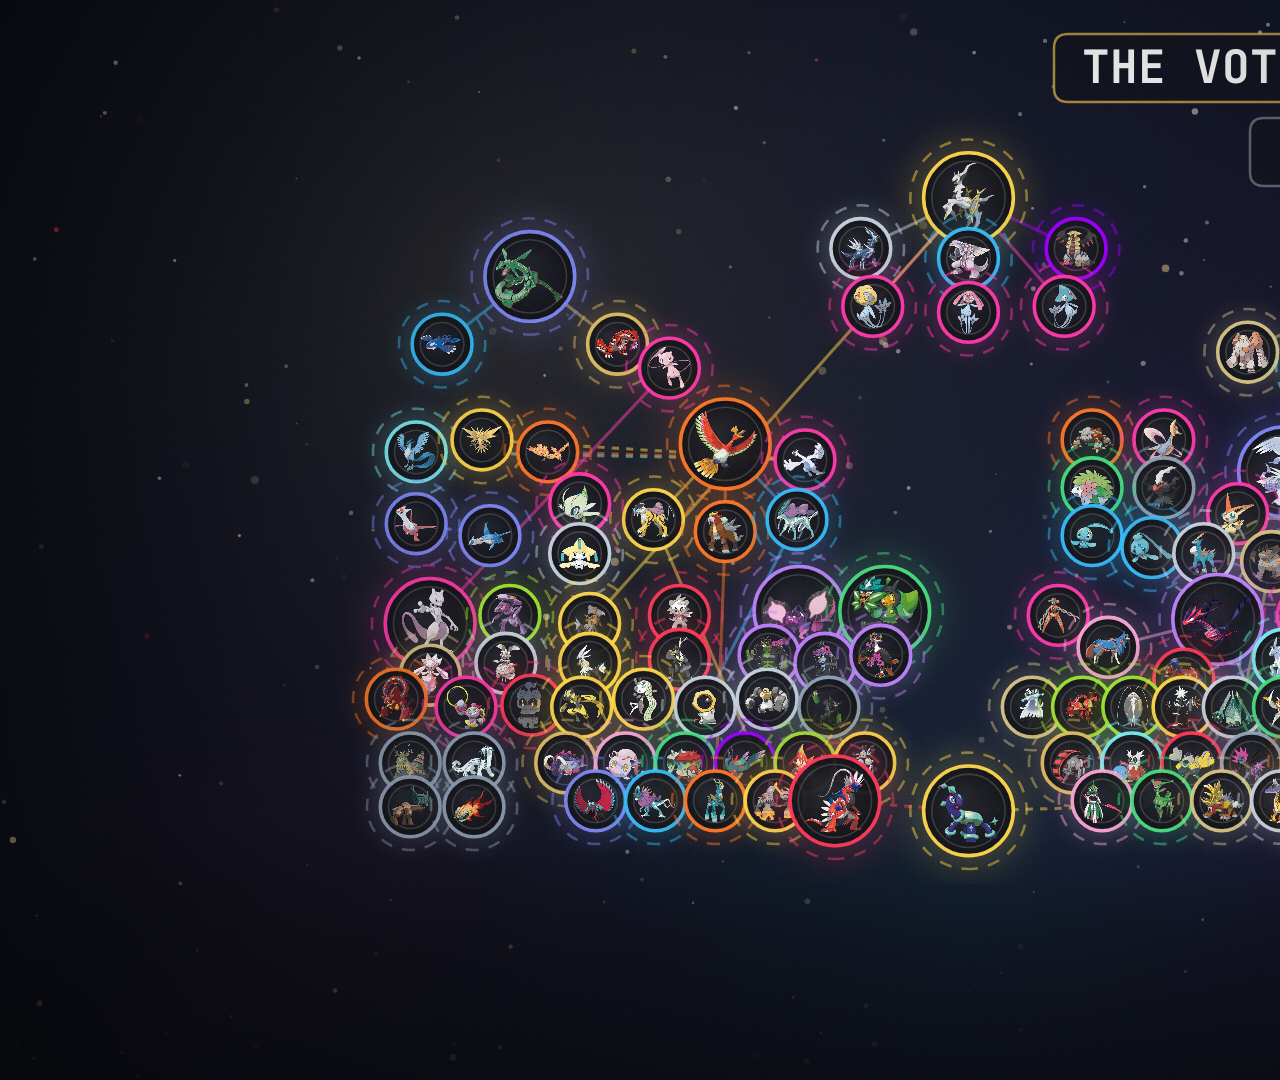
<file: segments/s9/index.html>
<!DOCTYPE html>
<html lang="en"><head><meta charset="UTF-8"/>
<link rel="stylesheet" href="assets/fonts/fonts.css"/>
<style>
*{margin:0;padding:0;box-sizing:border-box}
html,body{width:1920px;height:1080px;overflow:hidden;background:#0B0D14}
#root{position:relative;width:1920px;height:1080px;overflow:hidden;background:#0B0D14}
canvas{display:block}
.preload{position:absolute;left:-9999px;top:0;width:10px;height:10px;visibility:hidden}
</style></head>
<body>
<div id="root" data-composition-id="main" data-start="0" data-duration="44.33" data-width="1920" data-height="1080">
<canvas id="cv" width="1920" height="1080"></canvas>
<img class="preload" id="artsheet" src="assets/art/mapsheet.png"/>
</div>
<script src="assets/gsap.min.js"></script>
<script>
'use strict';
window.__DATA__ = {"seg": 9, "dur": 44.33, "intro": 0.0, "kick": "THE VOTE", "title": "THE WHOLE TREE", "beats": [], "specials": [{"kind": "vote", "start": 9.0, "end": 23.5}], "mapNodes": [{"name": "Arceus", "dex": 493, "rect": [1840, 460], "x": 3200, "y": 345, "accent": "#FFD84D", "state": "lit", "hero": true, "ord": 0, "label": false}, {"name": "Dialga", "dex": 483, "rect": [2530, 230], "x": 2660, "y": 600, "accent": "#CBD5E1", "state": "lit", "hero": false, "ord": 0, "label": false}, {"name": "Palkia", "dex": 484, "rect": [2760, 230], "x": 3200, "y": 650, "accent": "#38BDF8", "state": "lit", "hero": false, "ord": 0, "label": false}, {"name": "Giratina", "dex": 487, "rect": [460, 460], "x": 3740, "y": 600, "accent": "#9D00FF", "state": "lit", "hero": false, "ord": 0, "label": false}, {"name": "Uxie", "dex": 480, "rect": [1840, 230], "x": 2720, "y": 890, "accent": "#FF3CAC", "state": "lit", "hero": false, "ord": 0, "label": false}, {"name": "Mesprit", "dex": 481, "rect": [2070, 230], "x": 3200, "y": 920, "accent": "#FF3CAC", "state": "lit", "hero": false, "ord": 0, "label": false}, {"name": "Azelf", "dex": 482, "rect": [2300, 230], "x": 3680, "y": 890, "accent": "#FF3CAC", "state": "lit", "hero": false, "ord": 0, "label": false}, {"name": "Rayquaza", "dex": 384, "rect": [1150, 230], "x": 1000, "y": 740, "accent": "#818CF8", "state": "lit", "hero": true, "ord": 0, "label": false}, {"name": "Kyogre", "dex": 382, "rect": [690, 230], "x": 560, "y": 1080, "accent": "#38BDF8", "state": "lit", "hero": false, "ord": 0, "label": false}, {"name": "Groudon", "dex": 383, "rect": [920, 230], "x": 1440, "y": 1080, "accent": "#E2BF65", "state": "lit", "hero": false, "ord": 0, "label": false}, {"name": "Mew", "dex": 151, "rect": [920, 0], "x": 1700, "y": 1200, "accent": "#FF3CAC", "state": "lit", "hero": false, "ord": 0, "label": false}, {"name": "Regigigas", "dex": 486, "rect": [230, 460], "x": 5320, "y": 740, "accent": "#FFD84D", "state": "lit", "hero": true, "ord": 0, "label": false}, {"name": "Regirock", "dex": 377, "rect": [2530, 0], "x": 4600, "y": 1120, "accent": "#D6C48A", "state": "lit", "hero": false, "ord": 0, "label": false}, {"name": "Regice", "dex": 378, "rect": [2760, 0], "x": 4960, "y": 1200, "accent": "#7DEFF5", "state": "lit", "hero": false, "ord": 0, "label": false}, {"name": "Registeel", "dex": 379, "rect": [0, 230], "x": 5320, "y": 1240, "accent": "#CBD5E1", "state": "lit", "hero": false, "ord": 0, "label": false}, {"name": "Regieleki", "dex": 894, "rect": [2070, 1380], "x": 5680, "y": 1200, "accent": "#FFD84D", "state": "lit", "hero": false, "ord": 0, "label": false}, {"name": "Regidrago", "dex": 895, "rect": [2300, 1380], "x": 6040, "y": 1120, "accent": "#818CF8", "state": "lit", "hero": false, "ord": 0, "label": false}, {"name": "Articuno", "dex": 144, "rect": [0, 0], "x": 430, "y": 1620, "accent": "#7DEFF5", "state": "lit", "hero": false, "ord": 0, "label": false}, {"name": "Zapdos", "dex": 145, "rect": [230, 0], "x": 760, "y": 1560, "accent": "#FFD84D", "state": "lit", "hero": false, "ord": 0, "label": false}, {"name": "Moltres", "dex": 146, "rect": [460, 0], "x": 1090, "y": 1620, "accent": "#FF7A2A", "state": "lit", "hero": false, "ord": 0, "label": false}, {"name": "Ho-Oh", "dex": 250, "rect": [2070, 0], "x": 1980, "y": 1580, "accent": "#FF7A2A", "state": "lit", "hero": true, "ord": 0, "label": false}, {"name": "Lugia", "dex": 249, "rect": [1840, 0], "x": 2380, "y": 1660, "accent": "#FF3CAC", "state": "lit", "hero": false, "ord": 0, "label": false}, {"name": "Raikou", "dex": 243, "rect": [1150, 0], "x": 1620, "y": 1960, "accent": "#FFD84D", "state": "lit", "hero": false, "ord": 0, "label": false}, {"name": "Entei", "dex": 244, "rect": [1380, 0], "x": 1980, "y": 2020, "accent": "#FF7A2A", "state": "lit", "hero": false, "ord": 0, "label": false}, {"name": "Suicune", "dex": 245, "rect": [1610, 0], "x": 2340, "y": 1960, "accent": "#38BDF8", "state": "lit", "hero": false, "ord": 0, "label": false}, {"name": "Latias", "dex": 380, "rect": [230, 230], "x": 430, "y": 1980, "accent": "#818CF8", "state": "lit", "hero": false, "ord": 0, "label": false}, {"name": "Latios", "dex": 381, "rect": [460, 230], "x": 800, "y": 2040, "accent": "#818CF8", "state": "lit", "hero": false, "ord": 0, "label": false}, {"name": "Celebi", "dex": 251, "rect": [2300, 0], "x": 1250, "y": 1880, "accent": "#FF3CAC", "state": "lit", "hero": false, "ord": 0, "label": false}, {"name": "Jirachi", "dex": 385, "rect": [1380, 230], "x": 1250, "y": 2130, "accent": "#CBD5E1", "state": "lit", "hero": false, "ord": 0, "label": false}, {"name": "Heatran", "dex": 485, "rect": [0, 460], "x": 3820, "y": 1560, "accent": "#FF7A2A", "state": "lit", "hero": false, "ord": 0, "label": false}, {"name": "Cresselia", "dex": 488, "rect": [690, 460], "x": 4180, "y": 1560, "accent": "#FF3CAC", "state": "lit", "hero": false, "ord": 0, "label": false}, {"name": "Darkrai", "dex": 491, "rect": [1380, 460], "x": 4180, "y": 1800, "accent": "#94A3B8", "state": "lit", "hero": false, "ord": 0, "label": false}, {"name": "Shaymin", "dex": 492, "rect": [1610, 460], "x": 3820, "y": 1800, "accent": "#4ADE80", "state": "lit", "hero": false, "ord": 0, "label": false}, {"name": "Manaphy", "dex": 490, "rect": [1150, 460], "x": 3820, "y": 2040, "accent": "#38BDF8", "state": "lit", "hero": false, "ord": 0, "label": false}, {"name": "Phione", "dex": 489, "rect": [920, 460], "x": 4120, "y": 2100, "accent": "#38BDF8", "state": "lit", "hero": false, "ord": 0, "label": false}, {"name": "Reshiram", "dex": 643, "rect": [460, 690], "x": 4780, "y": 1720, "accent": "#818CF8", "state": "lit", "hero": true, "ord": 0, "label": false}, {"name": "Zekrom", "dex": 644, "rect": [690, 690], "x": 5320, "y": 1720, "accent": "#818CF8", "state": "lit", "hero": true, "ord": 0, "label": false}, {"name": "Kyurem", "dex": 646, "rect": [1150, 690], "x": 5050, "y": 1930, "accent": "#818CF8", "state": "lit", "hero": true, "ord": 0, "label": false}, {"name": "Victini", "dex": 494, "rect": [2070, 460], "x": 4550, "y": 1930, "accent": "#FF3CAC", "state": "lit", "hero": false, "ord": 0, "label": false}, {"name": "Tornadus", "dex": 641, "rect": [0, 690], "x": 5600, "y": 1560, "accent": "#A5B4FC", "state": "lit", "hero": false, "ord": 0, "label": false}, {"name": "Thundurus", "dex": 642, "rect": [230, 690], "x": 5900, "y": 1560, "accent": "#FFD84D", "state": "lit", "hero": false, "ord": 0, "label": false}, {"name": "Landorus", "dex": 645, "rect": [920, 690], "x": 5750, "y": 1780, "accent": "#E2BF65", "state": "lit", "hero": false, "ord": 0, "label": false}, {"name": "Enamorus", "dex": 905, "rect": [230, 1610], "x": 6050, "y": 1780, "accent": "#F9A8D4", "state": "lit", "hero": false, "ord": 0, "label": false}, {"name": "Cobalion", "dex": 638, "rect": [2300, 460], "x": 4380, "y": 2130, "accent": "#CBD5E1", "state": "lit", "hero": false, "ord": 0, "label": false}, {"name": "Terrakion", "dex": 639, "rect": [2530, 460], "x": 4720, "y": 2170, "accent": "#D6C48A", "state": "lit", "hero": false, "ord": 0, "label": false}, {"name": "Virizion", "dex": 640, "rect": [2760, 460], "x": 5060, "y": 2130, "accent": "#4ADE80", "state": "lit", "hero": false, "ord": 0, "label": false}, {"name": "Keldeo", "dex": 647, "rect": [1380, 690], "x": 5380, "y": 2170, "accent": "#38BDF8", "state": "lit", "hero": false, "ord": 0, "label": false}, {"name": "Xerneas", "dex": 716, "rect": [2070, 690], "x": 5660, "y": 2040, "accent": "#F9A8D4", "state": "lit", "hero": false, "ord": 0, "label": false}, {"name": "Yveltal", "dex": 717, "rect": [2300, 690], "x": 5960, "y": 2040, "accent": "#94A3B8", "state": "lit", "hero": false, "ord": 0, "label": false}, {"name": "Zygarde", "dex": 718, "rect": [2530, 690], "x": 5810, "y": 2180, "accent": "#818CF8", "state": "lit", "hero": false, "ord": 0, "label": false}, {"name": "Mewtwo", "dex": 150, "rect": [690, 0], "x": 500, "y": 2480, "accent": "#FF3CAC", "state": "lit", "hero": true, "ord": 0, "label": false}, {"name": "Genesect", "dex": 649, "rect": [1840, 690], "x": 900, "y": 2440, "accent": "#A3E635", "state": "lit", "hero": false, "ord": 0, "label": false}, {"name": "Type: Null", "dex": 772, "rect": [460, 920], "x": 1300, "y": 2480, "accent": "#FFD84D", "state": "lit", "hero": false, "ord": 0, "label": false}, {"name": "Silvally", "dex": 773, "rect": [690, 920], "x": 1300, "y": 2680, "accent": "#FFD84D", "state": "lit", "hero": false, "ord": 0, "label": false}, {"name": "Magearna", "dex": 801, "rect": [1610, 1150], "x": 880, "y": 2680, "accent": "#CBD5E1", "state": "lit", "hero": false, "ord": 0, "label": false}, {"name": "Diancie", "dex": 719, "rect": [2760, 690], "x": 500, "y": 2740, "accent": "#D6C48A", "state": "lit", "hero": false, "ord": 0, "label": false}, {"name": "Kubfu", "dex": 891, "rect": [1380, 1380], "x": 1750, "y": 2440, "accent": "#FF3B5C", "state": "lit", "hero": false, "ord": 0, "label": false}, {"name": "Urshifu", "dex": 892, "rect": [1610, 1380], "x": 1750, "y": 2660, "accent": "#FF3B5C", "state": "lit", "hero": false, "ord": 0, "label": false}, {"name": "Pecharunt", "dex": 1025, "rect": [1610, 2070], "x": 2350, "y": 2420, "accent": "#C084FC", "state": "lit", "hero": true, "ord": 0, "label": false}, {"name": "Ogerpon", "dex": 1017, "rect": [230, 2070], "x": 2780, "y": 2420, "accent": "#4ADE80", "state": "lit", "hero": true, "ord": 0, "label": false}, {"name": "Okidogi", "dex": 1014, "rect": [2530, 1840], "x": 2200, "y": 2640, "accent": "#C084FC", "state": "lit", "hero": false, "ord": 0, "label": false}, {"name": "Munkidori", "dex": 1015, "rect": [2760, 1840], "x": 2480, "y": 2680, "accent": "#C084FC", "state": "lit", "hero": false, "ord": 0, "label": false}, {"name": "Fezandipiti", "dex": 1016, "rect": [0, 2070], "x": 2760, "y": 2640, "accent": "#C084FC", "state": "lit", "hero": false, "ord": 0, "label": false}, {"name": "Volcanion", "dex": 721, "rect": [230, 920], "x": 330, "y": 2860, "accent": "#FF7A2A", "state": "lit", "hero": false, "ord": 0, "label": false}, {"name": "Hoopa", "dex": 720, "rect": [0, 920], "x": 680, "y": 2900, "accent": "#FF3CAC", "state": "lit", "hero": false, "ord": 0, "label": false}, {"name": "Marshadow", "dex": 802, "rect": [1840, 1150], "x": 1010, "y": 2890, "accent": "#FF3B5C", "state": "lit", "hero": false, "ord": 0, "label": false}, {"name": "Zeraora", "dex": 807, "rect": [0, 1380], "x": 1260, "y": 2900, "accent": "#FFD84D", "state": "lit", "hero": false, "ord": 0, "label": false}, {"name": "Meloetta", "dex": 648, "rect": [1610, 690], "x": 1570, "y": 2860, "accent": "#FFD84D", "state": "lit", "hero": false, "ord": 0, "label": false}, {"name": "Meltan", "dex": 808, "rect": [230, 1380], "x": 1880, "y": 2900, "accent": "#CBD5E1", "state": "lit", "hero": false, "ord": 0, "label": false}, {"name": "Melmetal", "dex": 809, "rect": [460, 1380], "x": 2190, "y": 2860, "accent": "#CBD5E1", "state": "lit", "hero": false, "ord": 0, "label": false}, {"name": "Zarude", "dex": 893, "rect": [1840, 1380], "x": 2500, "y": 2900, "accent": "#94A3B8", "state": "lit", "hero": false, "ord": 0, "label": false}, {"name": "Deoxys", "dex": 386, "rect": [1610, 230], "x": 3650, "y": 2440, "accent": "#FF3CAC", "state": "lit", "hero": false, "ord": 0, "label": false}, {"name": "Eternatus", "dex": 890, "rect": [1150, 1380], "x": 4450, "y": 2460, "accent": "#C084FC", "state": "lit", "hero": true, "ord": 0, "label": false}, {"name": "Zacian", "dex": 888, "rect": [690, 1380], "x": 3900, "y": 2600, "accent": "#F9A8D4", "state": "lit", "hero": false, "ord": 0, "label": false}, {"name": "Zamazenta", "dex": 889, "rect": [920, 1380], "x": 4280, "y": 2760, "accent": "#FF3B5C", "state": "lit", "hero": false, "ord": 0, "label": false}, {"name": "Calyrex", "dex": 898, "rect": [0, 1610], "x": 4900, "y": 2440, "accent": "#FF3CAC", "state": "lit", "hero": false, "ord": 0, "label": false}, {"name": "Glastrier", "dex": 896, "rect": [2530, 1380], "x": 4780, "y": 2660, "accent": "#7DEFF5", "state": "lit", "hero": false, "ord": 0, "label": false}, {"name": "Spectrier", "dex": 897, "rect": [2760, 1380], "x": 5080, "y": 2660, "accent": "#9D00FF", "state": "lit", "hero": false, "ord": 0, "label": false}, {"name": "Tapu Koko", "dex": 785, "rect": [920, 920], "x": 5300, "y": 2400, "accent": "#FFD84D", "state": "lit", "hero": false, "ord": 0, "label": false}, {"name": "Tapu Lele", "dex": 786, "rect": [1150, 920], "x": 5560, "y": 2440, "accent": "#FF3CAC", "state": "lit", "hero": false, "ord": 0, "label": false}, {"name": "Tapu Bulu", "dex": 787, "rect": [1380, 920], "x": 5820, "y": 2400, "accent": "#4ADE80", "state": "lit", "hero": false, "ord": 0, "label": false}, {"name": "Tapu Fini", "dex": 788, "rect": [1610, 920], "x": 6080, "y": 2440, "accent": "#38BDF8", "state": "lit", "hero": false, "ord": 0, "label": false}, {"name": "Necrozma", "dex": 800, "rect": [1380, 1150], "x": 5640, "y": 2560, "accent": "#FF3CAC", "state": "lit", "hero": true, "ord": 0, "label": false}, {"name": "Cosmog", "dex": 789, "rect": [1840, 920], "x": 5200, "y": 2760, "accent": "#FF3CAC", "state": "lit", "hero": false, "ord": 0, "label": false}, {"name": "Cosmoem", "dex": 790, "rect": [2070, 920], "x": 5460, "y": 2800, "accent": "#FF3CAC", "state": "lit", "hero": false, "ord": 0, "label": false}, {"name": "Solgaleo", "dex": 791, "rect": [2300, 920], "x": 5760, "y": 2740, "accent": "#FF3CAC", "state": "lit", "hero": false, "ord": 0, "label": false}, {"name": "Lunala", "dex": 792, "rect": [2530, 920], "x": 6080, "y": 2780, "accent": "#FF3CAC", "state": "lit", "hero": false, "ord": 0, "label": false}, {"name": "Nihilego", "dex": 793, "rect": [2760, 920], "x": 3520, "y": 2900, "accent": "#D6C48A", "state": "lit", "hero": false, "ord": 0, "label": false}, {"name": "Buzzwole", "dex": 794, "rect": [0, 1150], "x": 3772, "y": 2900, "accent": "#A3E635", "state": "lit", "hero": false, "ord": 0, "label": false}, {"name": "Pheromosa", "dex": 795, "rect": [230, 1150], "x": 4024, "y": 2900, "accent": "#A3E635", "state": "lit", "hero": false, "ord": 0, "label": false}, {"name": "Xurkitree", "dex": 796, "rect": [460, 1150], "x": 4276, "y": 2900, "accent": "#FFD84D", "state": "lit", "hero": false, "ord": 0, "label": false}, {"name": "Celesteela", "dex": 797, "rect": [690, 1150], "x": 4528, "y": 2900, "accent": "#CBD5E1", "state": "lit", "hero": false, "ord": 0, "label": false}, {"name": "Kartana", "dex": 798, "rect": [920, 1150], "x": 4780, "y": 2900, "accent": "#4ADE80", "state": "lit", "hero": false, "ord": 0, "label": false}, {"name": "Guzzlord", "dex": 799, "rect": [1150, 1150], "x": 5032, "y": 2900, "accent": "#94A3B8", "state": "lit", "hero": false, "ord": 0, "label": false}, {"name": "Poipole", "dex": 803, "rect": [2070, 1150], "x": 5284, "y": 2900, "accent": "#C084FC", "state": "lit", "hero": false, "ord": 0, "label": false}, {"name": "Naganadel", "dex": 804, "rect": [2300, 1150], "x": 5536, "y": 2900, "accent": "#C084FC", "state": "lit", "hero": false, "ord": 0, "label": false}, {"name": "Stakataka", "dex": 805, "rect": [2530, 1150], "x": 5788, "y": 2900, "accent": "#D6C48A", "state": "lit", "hero": false, "ord": 0, "label": false}, {"name": "Blacephalon", "dex": 806, "rect": [2760, 1150], "x": 6040, "y": 2900, "accent": "#FF7A2A", "state": "lit", "hero": false, "ord": 0, "label": false}, {"name": "Wo-Chien", "dex": 1001, "rect": [230, 1840], "x": 400, "y": 3180, "accent": "#94A3B8", "state": "lit", "hero": false, "ord": 0, "label": false}, {"name": "Chien-Pao", "dex": 1002, "rect": [460, 1840], "x": 720, "y": 3180, "accent": "#94A3B8", "state": "lit", "hero": false, "ord": 0, "label": false}, {"name": "Ting-Lu", "dex": 1003, "rect": [690, 1840], "x": 400, "y": 3400, "accent": "#94A3B8", "state": "lit", "hero": false, "ord": 0, "label": false}, {"name": "Chi-Yu", "dex": 1004, "rect": [920, 1840], "x": 720, "y": 3400, "accent": "#94A3B8", "state": "lit", "hero": false, "ord": 0, "label": false}, {"name": "Great Tusk", "dex": 984, "rect": [460, 1610], "x": 1180, "y": 3180, "accent": "#E2BF65", "state": "lit", "hero": false, "ord": 0, "label": false}, {"name": "Scream Tail", "dex": 985, "rect": [690, 1610], "x": 1480, "y": 3180, "accent": "#F9A8D4", "state": "lit", "hero": false, "ord": 0, "label": false}, {"name": "Brute Bonnet", "dex": 986, "rect": [920, 1610], "x": 1780, "y": 3180, "accent": "#4ADE80", "state": "lit", "hero": false, "ord": 0, "label": false}, {"name": "Flutter Mane", "dex": 987, "rect": [1150, 1610], "x": 2080, "y": 3180, "accent": "#9D00FF", "state": "lit", "hero": false, "ord": 0, "label": false}, {"name": "Slither Wing", "dex": 988, "rect": [1380, 1610], "x": 2380, "y": 3180, "accent": "#A3E635", "state": "lit", "hero": false, "ord": 0, "label": false}, {"name": "Sandy Shocks", "dex": 989, "rect": [1610, 1610], "x": 2680, "y": 3180, "accent": "#FFD84D", "state": "lit", "hero": false, "ord": 0, "label": false}, {"name": "Roaring Moon", "dex": 1005, "rect": [1150, 1840], "x": 1330, "y": 3370, "accent": "#818CF8", "state": "lit", "hero": false, "ord": 0, "label": false}, {"name": "Walking Wake", "dex": 1009, "rect": [2070, 1840], "x": 1630, "y": 3370, "accent": "#38BDF8", "state": "lit", "hero": false, "ord": 0, "label": false}, {"name": "Gouging Fire", "dex": 1023, "rect": [1150, 2070], "x": 1930, "y": 3370, "accent": "#FF7A2A", "state": "lit", "hero": false, "ord": 0, "label": false}, {"name": "Raging Bolt", "dex": 1022, "rect": [920, 2070], "x": 2230, "y": 3370, "accent": "#FFD84D", "state": "lit", "hero": false, "ord": 0, "label": false}, {"name": "Koraidon", "dex": 1007, "rect": [1610, 1840], "x": 2530, "y": 3370, "accent": "#FF3B5C", "state": "lit", "hero": true, "ord": 0, "label": false}, {"name": "Iron Treads", "dex": 990, "rect": [1840, 1610], "x": 3720, "y": 3180, "accent": "#E2BF65", "state": "lit", "hero": false, "ord": 0, "label": false}, {"name": "Iron Bundle", "dex": 991, "rect": [2070, 1610], "x": 4020, "y": 3180, "accent": "#7DEFF5", "state": "lit", "hero": false, "ord": 0, "label": false}, {"name": "Iron Hands", "dex": 992, "rect": [2300, 1610], "x": 4320, "y": 3180, "accent": "#FF3B5C", "state": "lit", "hero": false, "ord": 0, "label": false}, {"name": "Iron Jugulis", "dex": 993, "rect": [2530, 1610], "x": 4620, "y": 3180, "accent": "#94A3B8", "state": "lit", "hero": false, "ord": 0, "label": false}, {"name": "Iron Moth", "dex": 994, "rect": [2760, 1610], "x": 4920, "y": 3180, "accent": "#FF7A2A", "state": "lit", "hero": false, "ord": 0, "label": false}, {"name": "Iron Thorns", "dex": 995, "rect": [0, 1840], "x": 5220, "y": 3180, "accent": "#D6C48A", "state": "lit", "hero": false, "ord": 0, "label": false}, {"name": "Iron Valiant", "dex": 1006, "rect": [1380, 1840], "x": 3870, "y": 3370, "accent": "#F9A8D4", "state": "lit", "hero": false, "ord": 0, "label": false}, {"name": "Iron Leaves", "dex": 1010, "rect": [2300, 1840], "x": 4170, "y": 3370, "accent": "#4ADE80", "state": "lit", "hero": false, "ord": 0, "label": false}, {"name": "Iron Boulder", "dex": 1020, "rect": [460, 2070], "x": 4470, "y": 3370, "accent": "#D6C48A", "state": "lit", "hero": false, "ord": 0, "label": false}, {"name": "Iron Crown", "dex": 1021, "rect": [690, 2070], "x": 4770, "y": 3370, "accent": "#CBD5E1", "state": "lit", "hero": false, "ord": 0, "label": false}, {"name": "Miraidon", "dex": 1008, "rect": [1840, 1840], "x": 5070, "y": 3370, "accent": "#FFD84D", "state": "lit", "hero": true, "ord": 0, "label": false}, {"name": "Terapagos", "dex": 1024, "rect": [1380, 2070], "x": 3200, "y": 3420, "accent": "#FFD84D", "state": "lit", "hero": true, "ord": 0, "label": false}], "mapEdges": [{"a": 0, "b": 1, "style": "solid"}, {"a": 0, "b": 2, "style": "solid"}, {"a": 0, "b": 3, "style": "solid"}, {"a": 0, "b": 4, "style": "solid"}, {"a": 0, "b": 5, "style": "solid"}, {"a": 0, "b": 6, "style": "solid"}, {"a": 7, "b": 9, "style": "solid"}, {"a": 7, "b": 8, "style": "solid"}, {"a": 11, "b": 12, "style": "solid"}, {"a": 11, "b": 13, "style": "solid"}, {"a": 11, "b": 14, "style": "solid"}, {"a": 11, "b": 15, "style": "solid"}, {"a": 11, "b": 16, "style": "solid"}, {"a": 20, "b": 22, "style": "solid"}, {"a": 20, "b": 23, "style": "solid"}, {"a": 20, "b": 24, "style": "solid"}, {"a": 21, "b": 17, "style": "dashed"}, {"a": 21, "b": 18, "style": "dashed"}, {"a": 21, "b": 19, "style": "dashed"}, {"a": 25, "b": 26, "style": "dashed"}, {"a": 33, "b": 34, "style": "solid"}, {"a": 30, "b": 31, "style": "solid"}, {"a": 41, "b": 39, "style": "dashed"}, {"a": 41, "b": 40, "style": "dashed"}, {"a": 41, "b": 42, "style": "solid"}, {"a": 43, "b": 44, "style": "solid"}, {"a": 43, "b": 45, "style": "solid"}, {"a": 43, "b": 46, "style": "solid"}, {"a": 49, "b": 47, "style": "solid"}, {"a": 49, "b": 48, "style": "solid"}, {"a": 10, "b": 50, "style": "callback"}, {"a": 52, "b": 53, "style": "solid"}, {"a": 56, "b": 57, "style": "solid"}, {"a": 68, "b": 69, "style": "solid"}, {"a": 58, "b": 60, "style": "chain"}, {"a": 58, "b": 61, "style": "chain"}, {"a": 58, "b": 62, "style": "chain"}, {"a": 58, "b": 59, "style": "truth"}, {"a": 0, "b": 52, "style": "callback"}, {"a": 83, "b": 84, "style": "solid"}, {"a": 84, "b": 85, "style": "solid"}, {"a": 84, "b": 86, "style": "solid"}, {"a": 82, "b": 85, "style": "chain"}, {"a": 82, "b": 86, "style": "chain"}, {"a": 78, "b": 85, "style": "dashed"}, {"a": 78, "b": 86, "style": "dashed"}, {"a": 72, "b": 73, "style": "clash"}, {"a": 72, "b": 74, "style": "clash"}, {"a": 73, "b": 74, "style": "dashed"}, {"a": 75, "b": 76, "style": "solid"}, {"a": 75, "b": 77, "style": "solid"}, {"a": 94, "b": 95, "style": "solid"}, {"a": 124, "b": 112, "style": "dashed"}, {"a": 124, "b": 123, "style": "dashed"}, {"a": 24, "b": 109, "style": "echo"}, {"a": 23, "b": 110, "style": "echo"}, {"a": 22, "b": 111, "style": "echo"}, {"a": 43, "b": 122, "style": "echo"}, {"a": 44, "b": 121, "style": "echo"}, {"a": 45, "b": 120, "style": "echo"}], "mapFit": {"s": 0.1947, "ox": 335.9, "oy": 133.4, "r": 29.2}, "mapNewCount": 1, "counter": [{"t": 0, "n": 125}], "imgs": ["sheet"]};
const W = 1920, H = 1080, DUR = 44.33;
const cv = document.getElementById('cv');
const ctx = cv.getContext('2d');
const SILCACHE = {};
function silCanvas(key, fill){
  const img = IMG[key];
  if(!img || !img.complete || !img.naturalWidth) return null;
  const ck = key + '|' + fill;
  if(SILCACHE[ck]) return SILCACHE[ck];
  const cv2 = document.createElement('canvas');
  cv2.width = img.naturalWidth; cv2.height = img.naturalHeight;
  const g = cv2.getContext('2d');
  g.drawImage(img, 0, 0);
  g.globalCompositeOperation = 'source-in';
  if(fill === 'slate'){
    const gr = g.createLinearGradient(0, 0, 0, cv2.height);
    gr.addColorStop(0, '#2E3A58'); gr.addColorStop(1, '#1B2338');
    g.fillStyle = gr;
  } else g.fillStyle = fill;
  g.fillRect(0, 0, cv2.width, cv2.height);
  SILCACHE[ck] = cv2;
  return cv2;
}
/* Blacked-out mystery shape: accent rim-glow halo + lifted slate body. */
function drawSilhouette(c, key, cx, cy, size, accent, alpha=1){
  const sil = silCanvas(key, 'slate'), rim = silCanvas(key, accent);
  if(!sil || !rim) return;
  c.save(); c.globalAlpha *= alpha;
  c.save();
  c.shadowColor = accent; c.shadowBlur = 30;
  c.drawImage(rim, cx - size/2, cy - size/2, size, size);
  c.drawImage(rim, cx - size/2, cy - size/2, size, size);
  c.restore();
  c.drawImage(sil, cx - size/2, cy - size/2, size, size);
  c.restore();
}
const PAL = {
  plate:'#17181D', offWhite:'#EDEDED', silver:'#B4BCC6',
  gold:'#E6B84C', goldBright:'#F4D58D', goldSpec:'#FFD000',
  cyan:'#4BC8E8', cyanSpec:'#38BDF8', magenta:'#E0569B', crimson:'#E53946',
  crimsonSpec:'#FF3B5C', violet:'#7E3AF2',
  goldVivid:'#FFD84D', goldHot:'#FFF3B0', cyanVivid:'#00E5FF', blueDeep:'#3B82F6',
  magentaVivid:'#FF3CAC', magentaDeep:'#D946EF', crimsonVivid:'#FF1E56',
  ultraViolet:'#9D00FF', slateSil:'#26304A',
  badges:{
    normal:{bg:'#D4D2C5',fg:'#121212',border:'#EAE8DC'},
    steel:{bg:'#B8C2CC',fg:'#121212',border:'#D7E0E8'},
    dragon:{bg:'#4F3A9E',fg:'#EDEDED',border:'#7560C4'},
    water:{bg:'#2B6CB0',fg:'#EDEDED',border:'#4E8FD4'},
    ghost:{bg:'#533A7B',fg:'#EDEDED',border:'#7B5DA8'},
    canon:{bg:'#2C1B12',fg:'#E6B84C',border:'#E6B84C'},
    implied:{bg:'#23262D',fg:'#EDEDED',border:'#B4BCC6'},
    theory:{bg:'#1D1430',fg:'#C4A6F5',border:'#7E3AF2'}
  }
};
const clamp=(v,a=0,b=1)=>Math.max(a,Math.min(b,v));
const lerp=(a,b,t)=>a+(b-a)*t;
const norm=(t,s,e)=>clamp((t-s)/(e-s),0,1);
const easeOutCubic=x=>1-Math.pow(1-x,3);
const easeInOutCubic=x=>(x<0.5?4*x*x*x:1-Math.pow(-2*x+2,3)/2);
const easeOutQuart=x=>1-Math.pow(1-x,4);
const easeOutExpo=x=>(x===1?1:1-Math.pow(2,-10*x));
function cubicBezierPoint(p0,p1,p2,p3,t){
  const u=1-t,tt=t*t,uu=u*u,uuu=uu*u,ttt=tt*t;
  return {x:uuu*p0.x+3*uu*t*p1.x+3*u*tt*p2.x+ttt*p3.x,
          y:uuu*p0.y+3*uu*t*p1.y+3*u*tt*p2.y+ttt*p3.y};
}
function createSeededRandom(seed){let s=seed>>>0;return()=>{s=(s*1664525+1013904223)>>>0;return s/4294967296;};}
function hexA(hex,a){
  const r=parseInt(hex.slice(1,3),16),g=parseInt(hex.slice(3,5),16),b=parseInt(hex.slice(5,7),16);
  return `rgba(${r},${g},${b},${a})`;
}
function textW(c,txt,font){ c.font=font; return c.measureText(txt).width; }

/* ---- deterministic particle fields ---- */
const rand = createSeededRandom(40125);
const starsFar = Array.from({length:150},()=>({
  x:rand()*W, y:rand()*H, r:0.8+rand()*1.7, phase:rand()*Math.PI*2, tw:0.5+rand()*1.6
}));
const starsNear = Array.from({length:60},()=>({
  x:rand()*W, y:rand()*H, r:1.6+rand()*2.2, speed:9+rand()*13, phase:rand()*Math.PI*2
}));
const embers = Array.from({length:85},(_,i)=>({
  x:rand()*W, y:rand()*H, radius:1.4+rand()*3.2, speedY:10+rand()*24,
  driftX:(rand()-0.5)*18, phase:rand()*Math.PI*2, alpha:0.16+rand()*0.48,
  isCrimson:i%4===0
}));
const shards = Array.from({length:30},(_,i)=>{
  const angle=(i/22)*Math.PI*2+(rand()-0.5)*0.35;
  return { baseX:1300+Math.cos(angle)*(250+rand()*320), baseY:560+Math.sin(angle)*(110+rand()*130),
    size:16+rand()*36, rot:rand()*Math.PI*2, rotSpeed:(rand()-0.5)*0.55,
    bobAmp:8+rand()*15, phase:rand()*Math.PI*2, sides:3+Math.floor(rand()*3),
    near:i%2===0, rimColor:i%2===0?PAL.crimson:PAL.violet };
});
const eggMotes = Array.from({length:36},(_,i)=>({
  ang:rand()*Math.PI*2, rad:150+rand()*130, speed:(0.25+rand()*0.5)*(i%2?1:-1),
  size:1.6+rand()*2.6, phase:rand()*Math.PI*2
}));
/* film grain: 4 seeded noise tiles, cycled by frame index (deterministic) */
const grainTiles=[], grainPats=[];
(function(){
  const gr=createSeededRandom(777);
  for(let k=0;k<4;k++){
    const tc=document.createElement('canvas'); tc.width=tc.height=256;
    const tg=tc.getContext('2d'); const id=tg.createImageData(256,256);
    for(let i=0;i<id.data.length;i+=4){
      const v=Math.floor(gr()*255);
      id.data[i]=id.data[i+1]=id.data[i+2]=v; id.data[i+3]=255;
    }
    tg.putImageData(id,0,0);
    grainTiles.push(tc); grainPats.push(ctx.createPattern(tc,'repeat'));
  }
})();
/* nebula haze blobs (organic depth, slow parallax drift) */
const nebula=[
  {x:480,y:280,r:720,color:'#FFD84D',a:0.085,ph:0.0,sp:0.11,dx:46,dy:26},
  {x:1500,y:720,r:820,color:'#9D00FF',a:0.095,ph:2.1,sp:0.08,dx:38,dy:30},
  {x:1020,y:920,r:640,color:'#00E5FF',a:0.062,ph:4.2,sp:0.13,dx:52,dy:20},
  {x:300,y:980,r:520,color:'#FF1E56',a:0.050,ph:1.2,sp:0.09,dx:30,dy:22}
];

/* ---- drawing primitives ---- */
function drawRoundedRect(c,x,y,w,h,r){
  const radius=Math.min(r,w/2,h/2);
  c.beginPath();
  c.moveTo(x+radius,y); c.lineTo(x+w-radius,y); c.quadraticCurveTo(x+w,y,x+w,y+radius);
  c.lineTo(x+w,y+h-radius); c.quadraticCurveTo(x+w,y+h,x+w-radius,y+h);
  c.lineTo(x+radius,y+h); c.quadraticCurveTo(x,y+h,x,y+h-radius);
  c.lineTo(x,y+radius); c.quadraticCurveTo(x,y,x+radius,y); c.closePath();
}
/* Type/verification pill — 46px JetBrains Mono (cap height ~33.5px), height 68. Returns width. */
const BADGE_FONT='700 46px "JetBrains Mono", monospace';
function badgeWidth(c,text){ return Math.ceil(textW(c,text,BADGE_FONT)+52); }
function drawTypeBadge(c,text,x,y,styleObj,align='left'){
  c.save();
  c.font=BADGE_FONT;
  const pillW=badgeWidth(c,text), pillH=68;
  const drawX=align==='center'?x-pillW/2:align==='right'?x-pillW:x;
  drawRoundedRect(c,drawX,y,pillW,pillH,14);
  c.fillStyle=styleObj.bg; c.fill();
  c.lineWidth=2.5; c.strokeStyle=styleObj.border; c.stroke();
  c.fillStyle=styleObj.fg; c.textAlign='center'; c.textBaseline='middle';
  c.fillText(text,drawX+pillW/2,y+pillH/2+2);
  c.restore();
  return pillW;
}
/* Obsidian glass editorial card. jagged=true swaps the accent bar for a torn strip. */
function drawEditorialCard(c,x,y,w,h,accentColor,alpha=1,jagged=false){
  c.save(); c.globalAlpha*=alpha;
  c.shadowColor='rgba(0,0,0,0.72)'; c.shadowBlur=32; c.shadowOffsetY=12;
  drawRoundedRect(c,x,y,w,h,16);
  const grad=c.createLinearGradient(x,y,x+w,y+h);
  grad.addColorStop(0,'#1B1D23'); grad.addColorStop(1,'#131418');
  c.fillStyle=grad; c.fill();
  c.shadowColor='transparent'; c.shadowBlur=0; c.shadowOffsetY=0;
  /* luminous accent border + inner specular rim (v2.2 premium frame) */
  c.lineWidth=2.5; c.strokeStyle=hexA(accentColor,0.62); c.stroke();
  drawRoundedRect(c,x+4,y+4,w-8,h-8,13);
  c.lineWidth=1.5; c.strokeStyle='rgba(255,255,255,0.09)'; c.stroke();
  const specG=c.createLinearGradient(x,y,x+w,y);
  specG.addColorStop(0,'rgba(255,255,255,0)');
  specG.addColorStop(0.5,'rgba(255,255,255,0.20)');
  specG.addColorStop(1,'rgba(255,255,255,0)');
  c.fillStyle=specG; c.fillRect(x+18,y+1.5,w-36,2);
  if(jagged){
    c.beginPath();
    const seg=7, x0=x, wBar=8;
    c.moveTo(x0+2,y+16);
    for(let i=1;i<=seg;i++){
      const yy=y+16+(h-32)*i/seg;
      c.lineTo(x0+2+(i%2?wBar:2),yy);
    }
    c.lineTo(x0+2,y+h-16); c.closePath();
    c.fillStyle=accentColor; c.fill();
  } else {
    drawRoundedRect(c,x,y+14,7,h-28,4); c.fillStyle=accentColor; c.fill();
  }
  c.restore();
}
function drawMedallionBase(c,cx,cy,r,accentColor,t,alpha=1){
  c.save(); c.globalAlpha*=alpha;
  const aura=c.createRadialGradient(cx,cy,r*0.25,cx,cy,r*2.15);
  aura.addColorStop(0,hexA(accentColor,0.33)); aura.addColorStop(0.55,hexA(accentColor,0.09));
  aura.addColorStop(1,'rgba(11,13,18,0)');
  c.fillStyle=aura; c.beginPath(); c.arc(cx,cy,r*2.15,0,Math.PI*2); c.fill();
  c.save(); c.translate(cx,cy); c.rotate(t*0.25);
  c.strokeStyle=hexA(accentColor,0.47); c.lineWidth=2.5; c.setLineDash([12,10]);
  c.beginPath(); c.arc(0,0,r+13,0,Math.PI*2); c.stroke(); c.setLineDash([]); c.restore();
  const coreGrad=c.createRadialGradient(cx-r*0.25,cy-r*0.25,r*0.1,cx,cy,r);
  coreGrad.addColorStop(0,'#23252E'); coreGrad.addColorStop(1,'#121317');
  c.fillStyle=coreGrad; c.beginPath(); c.arc(cx,cy,r,0,Math.PI*2); c.fill();
  c.lineWidth=3.5; c.strokeStyle=accentColor; c.stroke();
  c.lineWidth=1.5; c.strokeStyle='rgba(237,237,237,0.18)';
  c.beginPath(); c.arc(cx,cy,r-8,0,Math.PI*2); c.stroke();
  c.restore();
}
function drawNodeArt(c,img,cx,cy,r,alpha=1,dim=0){
  c.save(); c.globalAlpha*=alpha;
  c.beginPath(); c.arc(cx,cy,r-6,0,Math.PI*2); c.clip();
  const s=(r-6)*2;
  c.drawImage(img,cx-s/2,cy-s/2,s,s);
  if(dim>0){ c.fillStyle=`rgba(8,9,13,${dim})`; c.fillRect(cx-r,cy-r,r*2,r*2); }
  c.restore();
}
/* Hero art: volumetric rim glow + optional astrolabe ring (Arceus only). */
function drawHeroArt(c,img,cx,cy,size,accent,t,alpha=1,phase=0,ringStyle='none',rimColor=null){
  c.save(); c.globalAlpha*=alpha;
  const bobY=Math.sin(t*0.9+phase)*7;
  const breathe=1+0.012*Math.sin(t*0.7+phase);
  const yy=cy+bobY, ss=size*breathe;
  const haloCol = rimColor || accent;
  const aura=c.createRadialGradient(cx,yy,size*0.1,cx,yy,size*1.12);
  aura.addColorStop(0,hexA(haloCol,0.50)); aura.addColorStop(0.55,hexA(haloCol,0.17));
  aura.addColorStop(1,'rgba(11,13,18,0)');
  c.fillStyle=aura; c.beginPath(); c.arc(cx,yy,size*1.12,0,Math.PI*2); c.fill();
  /* edge rim-glow: blurred accent silhouette hugs the sprite's outline */
  if(rimColor){
    const rimCv = silCanvas(IMGKEY.get(img), rimColor);
    if(rimCv){
      c.save();
      c.shadowColor=rimColor; c.shadowBlur=30; c.globalAlpha*=0.92;
      c.drawImage(rimCv,cx-ss/2,yy-ss/2,ss,ss);
      c.drawImage(rimCv,cx-ss/2,yy-ss/2,ss,ss);
      c.restore();
    }
  }
  if(ringStyle==='astrolabe'){
    c.save(); c.translate(cx,yy); c.rotate(t*0.18);
    c.strokeStyle=hexA(accent,0.5); c.lineWidth=3; c.setLineDash([16,12]);
    c.beginPath(); c.arc(0,0,size*0.60,0,Math.PI*2); c.stroke(); c.setLineDash([]); c.restore();
    c.strokeStyle=hexA(accent,0.85); c.lineWidth=2.5;
    c.beginPath(); c.arc(cx,yy,size*0.565,0,Math.PI*2); c.stroke();
  }
  c.save();
  c.shadowColor='rgba(0,0,0,0.65)'; c.shadowBlur=30; c.shadowOffsetY=16;
  c.drawImage(img,cx-ss/2,yy-ss/2,ss,ss);
  c.restore();
  c.restore();
}
function drawLineageThread(c,p0,p1,p2,p3,color,progress,t,alpha=1){
  if(progress<=0.001) return;
  c.save(); c.globalAlpha*=alpha;
  const steps=48, maxStep=Math.floor(steps*progress);
  c.beginPath();
  for(let i=0;i<=maxStep;i++){
    const pt=cubicBezierPoint(p0,p1,p2,p3,i/steps);
    if(i===0)c.moveTo(pt.x,pt.y); else c.lineTo(pt.x,pt.y);
  }
  c.strokeStyle=hexA(color,0.27); c.lineWidth=10; c.lineCap='round'; c.stroke();
  c.strokeStyle=color; c.lineWidth=3.2; c.stroke();
  if(progress<0.99){
    const head=cubicBezierPoint(p0,p1,p2,p3,progress);
    c.fillStyle='#EDEDED'; c.shadowColor=color; c.shadowBlur=18;
    c.beginPath(); c.arc(head.x,head.y,6,0,Math.PI*2); c.fill(); c.shadowBlur=0;
  }
  if(progress>0.35){
    for(let p=0;p<2;p++){
      const pulseT=(t*0.42+p*0.5)%1;
      if(pulseT<=progress){
        const pt=cubicBezierPoint(p0,p1,p2,p3,pulseT);
        const grad=c.createRadialGradient(pt.x,pt.y,1,pt.x,pt.y,18);
        grad.addColorStop(0,'#EDEDED'); grad.addColorStop(0.35,color); grad.addColorStop(1,'rgba(0,0,0,0)');
        c.fillStyle=grad; c.beginPath(); c.arc(pt.x,pt.y,18,0,Math.PI*2); c.fill();
      }
    }
  }
  c.restore();
}
/* expanding pulse rings (stage VFX) */
function fxPulseRings(color,speed,spacing,maxR=330){
  return (c,t,cx,cy)=>{
    c.save();
    for(let k=0;k<3;k++){
      const r=((t*speed+k*spacing)%maxR);
      const a=(1-r/maxR)*0.34;
      if(a<=0) continue;
      c.strokeStyle=hexA(color,a); c.lineWidth=2.5;
      c.beginPath(); c.arc(cx,cy,r,0,Math.PI*2); c.stroke();
    }
    c.restore();
  };
}

/* foreground depth motes: drift IN FRONT of hero sprites (layer c) */
const fgMotes = Array.from({length:30},(_,i)=>({
  x:rand()*W, y:rand()*H, r:1.3+rand()*3.1, sp:14+rand()*26,
  drift:(rand()-0.5)*22, phase:rand()*Math.PI*2, big:i%6===0
}));
function drawFgMotes(c,t,color,alpha=1){
  c.save();
  for(const m of fgMotes){
    const py=(m.y - t*m.sp + H*4)%H;
    const px=(m.x + Math.sin(t*0.6+m.phase)*30 + t*m.drift + W*4)%W;
    if(py < H*0.30) continue; /* concentrate on the lower two-thirds */
    const tw=0.35+0.65*(0.5+0.5*Math.sin(t*2.1+m.phase));
    c.globalAlpha=alpha*tw*(m.big?0.5:0.75);
    if(m.big){
      const g=c.createRadialGradient(px,py,0.5,px,py,m.r*5);
      g.addColorStop(0,hexA(color,0.5)); g.addColorStop(1,'rgba(0,0,0,0)');
      c.fillStyle=g; c.beginPath(); c.arc(px,py,m.r*5,0,Math.PI*2); c.fill();
    } else {
      c.fillStyle=color;
      c.beginPath(); c.arc(px,py,m.r,0,Math.PI*2); c.fill();
    }
  }
  c.restore();
}

/* ---- vector emblems (showcase ports) ---- */
function drawArceusEmblem(c,cx,cy,scale,t,alpha=1){
  c.save(); c.globalAlpha*=alpha; c.translate(cx,cy); c.scale(scale,scale);
  c.strokeStyle=PAL.gold; c.lineWidth=4.5;
  c.beginPath(); c.arc(0,0,34,0,Math.PI*2); c.stroke();
  c.fillStyle=PAL.goldBright;
  for(let i=0;i<4;i++){
    c.save(); c.rotate((i*Math.PI)/2);
    c.beginPath(); c.moveTo(0,-48); c.lineTo(8,-14); c.lineTo(0,-6); c.lineTo(-8,-14); c.closePath(); c.fill(); c.restore();
  }
  const pulse=0.78+0.22*Math.sin(t*3.5);
  for(let i=0;i<4;i++){
    const ang=(i*Math.PI)/2+Math.PI/4, jx=Math.cos(ang)*34, jy=Math.sin(ang)*34;
    c.fillStyle='#34D399'; c.globalAlpha=alpha*pulse;
    c.beginPath(); c.arc(jx,jy,4.5,0,Math.PI*2); c.fill();
    c.globalAlpha=alpha; c.strokeStyle=PAL.goldBright; c.lineWidth=2; c.stroke();
  }
  c.fillStyle='#121212'; c.strokeStyle=PAL.gold; c.lineWidth=3;
  c.beginPath(); c.moveTo(0,-11); c.lineTo(11,0); c.lineTo(0,11); c.lineTo(-11,0); c.closePath(); c.fill(); c.stroke();
  c.restore();
}
function drawDialgaEmblem(c,cx,cy,scale,t,alpha=1){
  c.save(); c.globalAlpha*=alpha; c.translate(cx,cy); c.scale(scale,scale);
  c.strokeStyle=PAL.cyan; c.lineWidth=3.5;
  c.beginPath(); c.arc(0,0,38,0,Math.PI*2); c.stroke();
  for(let i=0;i<12;i++){
    const ang=(i/12)*Math.PI*2, inner=i%3===0?27:31;
    c.strokeStyle=i%3===0?'#EDEDED':PAL.cyan; c.lineWidth=i%3===0?3:2;
    c.beginPath(); c.moveTo(Math.cos(ang)*inner,Math.sin(ang)*inner);
    c.lineTo(Math.cos(ang)*37,Math.sin(ang)*37); c.stroke();
  }
  c.strokeStyle='#EDEDED'; c.lineWidth=3.2; c.lineCap='round';
  c.beginPath(); c.moveTo(0,0);
  c.lineTo(Math.cos(t*0.8-Math.PI/2)*23,Math.sin(t*0.8-Math.PI/2)*23); c.stroke();
  c.strokeStyle=PAL.cyan; c.lineWidth=2.4;
  c.beginPath(); c.moveTo(0,0);
  c.lineTo(Math.cos(t*2.8-Math.PI/2)*30,Math.sin(t*2.8-Math.PI/2)*30); c.stroke();
  c.fillStyle=PAL.cyan;
  c.beginPath(); c.moveTo(0,-12); c.lineTo(9,0); c.lineTo(0,12); c.lineTo(-9,0); c.closePath(); c.fill();
  c.strokeStyle='#EDEDED'; c.lineWidth=2; c.stroke();
  c.restore();
}
function drawPalkiaEmblem(c,cx,cy,scale,t,alpha=1){
  c.save(); c.globalAlpha*=alpha; c.translate(cx,cy); c.scale(scale,scale);
  const ringAngles=[0.45+t*0.25,-0.45-t*0.2,Math.PI/2+t*0.15];
  ringAngles.forEach((ang,idx)=>{
    c.save(); c.rotate(ang);
    c.strokeStyle=idx===0?PAL.magenta:idx===1?'#F294C3':'rgba(237,237,237,0.65)';
    c.lineWidth=idx===2?2.2:3.2;
    c.beginPath(); c.ellipse(0,0,40,15,0,0,Math.PI*2); c.stroke(); c.restore();
  });
  const pearl=c.createRadialGradient(-4,-4,2,0,0,14);
  pearl.addColorStop(0,'#FFF0F6'); pearl.addColorStop(0.55,PAL.magenta); pearl.addColorStop(1,'#751D4A');
  c.fillStyle=pearl; c.beginPath(); c.arc(0,0,13,0,Math.PI*2); c.fill();
  c.strokeStyle='#EDEDED'; c.lineWidth=2; c.stroke();
  c.restore();
}
function drawGiratinaEmblem(c,cx,cy,scale,t,alpha=1){
  c.save(); c.globalAlpha*=alpha; c.translate(cx,cy); c.scale(scale,scale);
  c.strokeStyle=PAL.violet; c.lineWidth=2.5;
  c.beginPath(); c.arc(0,0,36,0,Math.PI*2); c.stroke();
  c.fillStyle=PAL.gold; c.strokeStyle='#121212'; c.lineWidth=2;
  [-1,1].forEach(dir=>{
    c.save(); c.scale(dir,1);
    c.beginPath(); c.moveTo(5,-6); c.quadraticCurveTo(28,-14,38,-36);
    c.quadraticCurveTo(32,-2,14,14); c.closePath(); c.fill(); c.stroke();
    c.beginPath(); c.moveTo(8,12); c.lineTo(31,20); c.lineTo(14,29); c.closePath(); c.fill(); c.stroke();
    c.restore();
  });
  c.fillStyle='#17181E'; c.strokeStyle=PAL.gold; c.lineWidth=2.5;
  c.beginPath(); c.moveTo(0,-24); c.lineTo(15,-4); c.lineTo(10,22); c.lineTo(0,32);
  c.lineTo(-10,22); c.lineTo(-15,-4); c.closePath(); c.fill(); c.stroke();
  const eyeGlow=0.8+0.2*Math.sin(t*6);
  c.fillStyle=PAL.crimson; c.shadowColor=PAL.crimson; c.shadowBlur=12*eyeGlow;
  c.beginPath(); c.moveTo(-10,-2); c.lineTo(-3,2); c.lineTo(-9,6); c.closePath(); c.fill();
  c.beginPath(); c.moveTo(10,-2); c.lineTo(3,2); c.lineTo(9,6); c.closePath(); c.fill();
  c.restore();
}
/* ---- Cosmic Egg v2: volumetric golden relic (rays, motes, core, specular) ---- */
function drawAstrolabeRing(c,cx,cy,radius,speed,dash,color,lineW,nodes,t){
  c.save(); c.translate(cx,cy); c.rotate(t*speed);
  c.strokeStyle=color; c.lineWidth=lineW;
  if(dash)c.setLineDash(dash);
  c.beginPath(); c.arc(0,0,radius,0,Math.PI*2); c.stroke(); c.setLineDash([]);
  for(let k=0;k<nodes;k++){
    const a=(k/nodes)*Math.PI*2;
    c.fillStyle=k%2===0?PAL.goldBright:'#EDEDED';
    c.beginPath(); c.arc(Math.cos(a)*radius,Math.sin(a)*radius,k%2===0?4:2.5,0,Math.PI*2); c.fill();
  }
  c.restore();
}
function drawEgg(c,cx,cy,appear,t,pulseTimes=[],crackP=0){
  c.save();
  /* rotating ray corona (additive) */
  c.save(); c.globalCompositeOperation='lighter';
  c.translate(cx,cy); c.rotate(t*0.05);
  for(let i=0;i<12;i++){
    const a=(i/12)*Math.PI*2 + Math.sin(t*0.4+i)*0.02;
    const len=300+60*Math.sin(t*0.7+i*1.7);
    const g=c.createLinearGradient(0,0,Math.cos(a)*len,Math.sin(a)*len);
    g.addColorStop(0,'rgba(230,184,76,0.10)'); g.addColorStop(1,'rgba(230,184,76,0)');
    c.fillStyle=g;
    c.beginPath(); c.moveTo(0,0);
    c.lineTo(Math.cos(a-0.045)*len,Math.sin(a-0.045)*len);
    c.lineTo(Math.cos(a+0.045)*len,Math.sin(a+0.045)*len);
    c.closePath(); c.fill();
  }
  c.restore();
  /* halo */
  const glow=c.createRadialGradient(cx,cy,18,cx,cy,300);
  glow.addColorStop(0,'rgba(230,184,76,0.45)'); glow.addColorStop(0.5,'rgba(230,184,76,0.11)');
  glow.addColorStop(1,'rgba(11,13,18,0)');
  c.fillStyle=glow; c.beginPath(); c.arc(cx,cy,300,0,Math.PI*2); c.fill();
  /* ground shadow */
  c.save(); c.translate(cx,cy+178); c.scale(1,0.24);
  const sh=c.createRadialGradient(0,0,8,0,0,190);
  sh.addColorStop(0,'rgba(0,0,0,0.55)'); sh.addColorStop(1,'rgba(0,0,0,0)');
  c.fillStyle=sh; c.beginPath(); c.arc(0,0,190,0,Math.PI*2); c.fill(); c.restore();
  drawAstrolabeRing(c,cx,cy,142*appear,0.35,[18,14],'rgba(230,184,76,0.65)',2.5,8,t);
  drawAstrolabeRing(c,cx,cy,186*appear,-0.22,[6,12],'rgba(237,237,237,0.25)',2.0,12,t);
  drawAstrolabeRing(c,cx,cy,226*appear,0.14,null,'rgba(230,184,76,0.18)',2.0,4,t);
  /* orbiting gold motes */
  c.save();
  for(const m of eggMotes){
    const a=m.ang+t*m.speed;
    const mx=cx+Math.cos(a)*m.rad*appear, my=cy+Math.sin(a)*m.rad*0.82*appear;
    const tw=0.5+0.5*Math.sin(t*2.2+m.phase);
    c.globalAlpha=0.25+0.55*tw; c.fillStyle=PAL.goldBright;
    c.beginPath(); c.arc(mx,my,m.size,0,Math.PI*2); c.fill();
  }
  c.restore();
  /* shell */
  let pulse=1+0.10*Math.exp(-Math.pow(t-16.38,2)/0.08); /* VO heartbeat (ep 66.38) */
  for(const pt of pulseTimes) pulse*=1+0.07*Math.exp(-Math.pow(t-pt,2)/0.10);
  c.save(); c.translate(cx,cy);
  const eggScale=(0.72+0.28*appear)*(1+0.025*Math.sin(t*3.2))*pulse;
  c.scale(eggScale,eggScale);
  const shellPath=()=>{
    c.beginPath();
    c.moveTo(0,-104);
    c.bezierCurveTo(64,-104,84,-14,74,48);
    c.bezierCurveTo(66,94,34,112,0,112);
    c.bezierCurveTo(-34,112,-66,94,-74,48);
    c.bezierCurveTo(-84,-14,-64,-104,0,-104);
    c.closePath();
  };
  shellPath();
  const shellGrad=c.createRadialGradient(-22,-32,10,0,10,125);
  shellGrad.addColorStop(0,'#FFF2CC'); shellGrad.addColorStop(0.38,PAL.gold);
  shellGrad.addColorStop(0.82,'#8F6A1E'); shellGrad.addColorStop(1,'#2D220D');
  c.fillStyle=shellGrad; c.fill();
  /* inner core glow showing through the shell */
  c.save(); shellPath(); c.clip();
  const core=c.createRadialGradient(0,26,4,0,26,95);
  core.addColorStop(0,'rgba(255,246,200,0.55)'); core.addColorStop(0.55,'rgba(255,214,90,0.20)');
  core.addColorStop(1,'rgba(255,214,90,0)');
  c.fillStyle=core; c.fillRect(-110,-120,220,240);
  /* specular highlight */
  const spec=c.createRadialGradient(-30,-46,2,-30,-46,58);
  spec.addColorStop(0,'rgba(255,255,255,0.50)'); spec.addColorStop(1,'rgba(255,255,255,0)');
  c.fillStyle=spec; c.beginPath(); c.arc(-30,-46,58,0,Math.PI*2); c.fill();
  /* pearlescent iridescent sheen bands (v2.2 — living shell, no wireframe) */
  c.save(); c.globalCompositeOperation='overlay';
  const pb=c.createLinearGradient(-80,-110,80,120);
  pb.addColorStop(0,'rgba(255,170,220,0.20)'); pb.addColorStop(0.35,'rgba(255,255,255,0)');
  pb.addColorStop(0.62,'rgba(150,215,255,0.18)'); pb.addColorStop(1,'rgba(255,220,150,0.10)');
  c.fillStyle=pb; c.fillRect(-110,-120,220,240);
  c.restore();
  c.restore();
  shellPath();
  c.lineWidth=3.5; c.strokeStyle=PAL.goldBright; c.stroke();
  c.restore();
  /* glowing fracture cracks (v2.2): spread across the shell pre-hatch */
  if(crackP>0.01){
    c.save(); c.translate(cx,cy);
    c.globalCompositeOperation='lighter';
    const cracks=[[0.2,0.9],[1.15,0.75],[2.2,0.95],[3.3,0.7],[4.3,0.9],[5.4,0.8]];
    c.shadowColor=PAL.goldSpec; c.shadowBlur=12;
    for(const [ang,lf] of cracks){
      const len=104*lf*crackP;
      c.beginPath(); c.moveTo(0,6);
      const segs=4;
      for(let s2=1;s2<=segs;s2++){
        const d=len*s2/segs;
        const wob=Math.sin(s2*2.7+ang*5.0)*9;
        const px=Math.cos(ang)*d + Math.cos(ang+Math.PI/2)*wob;
        const py=6+Math.sin(ang)*d*0.92 + Math.sin(ang+Math.PI/2)*wob*0.4;
        c.lineTo(px,py);
      }
      c.strokeStyle=`rgba(255,243,176,${0.35+0.6*crackP})`;
      c.lineWidth=2.6; c.stroke();
      if(crackP>0.55){
        c.beginPath();
        const bx=Math.cos(ang)*len*0.55, by=6+Math.sin(ang)*len*0.5;
        c.moveTo(bx,by); c.lineTo(bx+Math.cos(ang+0.7)*len*0.3, by+Math.sin(ang+0.7)*len*0.28);
        c.strokeStyle=`rgba(255,243,176,${0.5*(crackP-0.55)/0.45})`;
        c.lineWidth=1.6; c.stroke();
      }
    }
    const cg=c.createRadialGradient(0,6,2,0,6,90*crackP);
    cg.addColorStop(0,`rgba(255,246,200,${0.5*crackP})`); cg.addColorStop(1,'rgba(255,246,200,0)');
    c.shadowBlur=0; c.fillStyle=cg;
    c.beginPath(); c.arc(0,6,90*crackP,0,Math.PI*2); c.fill();
    c.restore();
  }
  /* rising sparks below */
  c.save();
  for(let i=0;i<14;i++){
    const ph=((t*0.55+i/14)%1);
    const sx=cx+Math.sin(i*7.3)*120*(1-ph*0.4), sy=cy+170-ph*120;
    c.globalAlpha=0.5*(1-ph); c.fillStyle=i%3?PAL.goldBright:PAL.gold;
    c.beginPath(); c.arc(sx,sy,2.4*(1-ph)+0.8,0,Math.PI*2); c.fill();
  }
  c.restore();
  c.restore();
}
/* ---- Giratina rift: jagged dimensional TEAR (plasma core, glowing edges) ---- */
const RIFT_PTS=[{x:1330,y:140},{x:1308,y:240},{x:1346,y:330},{x:1312,y:420},{x:1330,y:505},{x:1278,y:585},{x:1218,y:560},{x:1168,y:650},{x:1118,y:640},{x:1078,y:730}];
const RIFT_W=[10,26,40,48,52,44,36,30,22,12];
const RIFT_WOB=[1.0,0.78,1.24,0.86,1.3,0.92,1.18,0.8,1.1,0.9];
function riftEdges(t,open01,surge){
  const L=[],R=[];
  for(let i=0;i<RIFT_PTS.length;i++){
    const p=RIFT_PTS[i];
    const pn=RIFT_PTS[Math.min(i+1,RIFT_PTS.length-1)], pp=RIFT_PTS[Math.max(i-1,0)];
    let dx=pn.x-pp.x, dy=pn.y-pp.y; const m=Math.hypot(dx,dy)||1; dx/=m; dy/=m;
    const w=RIFT_W[i]*RIFT_WOB[i]*open01*(1+0.25*surge);
    const jx=(Math.sin(t*17+i*2.3)*2.2 + Math.sin(t*7.3+i*4.1)*3.6 + Math.sin(t*23.7+i*1.3)*1.4)*open01;
    const jy=(Math.cos(t*15+i*1.9)*2.2 + Math.cos(t*6.1+i*3.3)*3.4 + Math.cos(t*19.3+i*2.9)*1.4)*open01;
    L.push({x:p.x-dy*w+jx, y:p.y+dx*w+jy});
    R.push({x:p.x+dy*w+jx, y:p.y-dx*w+jy});
  }
  return {L,R};
}
function drawRiftTear(c,t,open01,surge){
  if(open01<=0.003) return;
  const {L,R}=riftEdges(t,open01,surge);
  const poly=(pts)=>{ c.beginPath(); c.moveTo(pts[0].x,pts[0].y); for(let i=1;i<pts.length;i++)c.lineTo(pts[i].x,pts[i].y); };
  const tearPath=()=>{ poly(L); for(let i=R.length-1;i>=0;i--)c.lineTo(R[i].x,R[i].y); c.closePath(); };
  c.save();
  /* outer glow along centerline */
  poly(RIFT_PTS);
  c.strokeStyle='rgba(126,58,242,0.40)'; c.lineWidth=90*open01+10; c.lineJoin='round'; c.lineCap='round';
  c.shadowColor=PAL.crimson; c.shadowBlur=42; c.stroke();
  c.shadowBlur=0;
  /* dark interior body */
  tearPath();
  const bg=c.createLinearGradient(0,140,0,760);
  bg.addColorStop(0,'#150824'); bg.addColorStop(0.5,'#230B2C'); bg.addColorStop(1,'#120818');
  c.fillStyle=bg; c.fill();
  /* plasma core (narrow inner tear, additive, flickering) */
  const Lc=[],Rc=[];
  for(let i=0;i<RIFT_PTS.length;i++){
    Lc.push({x:lerp(RIFT_PTS[i].x,L[i].x,0.34), y:lerp(RIFT_PTS[i].y,L[i].y,0.34)});
    Rc.push({x:lerp(RIFT_PTS[i].x,R[i].x,0.34), y:lerp(RIFT_PTS[i].y,R[i].y,0.34)});
  }
  c.save(); c.globalCompositeOperation='lighter';
  c.beginPath(); poly(Lc); for(let i=Rc.length-1;i>=0;i--)c.lineTo(Rc[i].x,Rc[i].y); c.closePath();
  const pg=c.createLinearGradient(0,140,0,760);
  const fl=0.80+0.20*Math.sin(t*23.0);
  pg.addColorStop(0,'rgba(255,190,200,'+(0.85*fl)+')'); pg.addColorStop(0.5,'rgba(255,80,110,'+(0.95*fl)+')');
  pg.addColorStop(1,'rgba(160,60,255,'+(0.85*fl)+')');
  c.fillStyle=pg; c.fill();
  c.restore();
  /* turbulent aura: two breathing glow strokes (organic, never static) */
  c.save(); c.globalCompositeOperation='lighter';
  poly(RIFT_PTS);
  c.strokeStyle=`rgba(157,0,255,${0.10+0.04*Math.sin(t*6.3)})`;
  c.lineWidth=(120+30*Math.sin(t*6.3))*open01+8; c.lineJoin='round'; c.lineCap='round'; c.stroke();
  poly(RIFT_PTS);
  c.strokeStyle=`rgba(255,30,86,${0.12+0.05*Math.sin(t*9.1+1.3)})`;
  c.lineWidth=(64+16*Math.sin(t*9.1+1.3))*open01+6; c.stroke();
  c.restore();
  /* glowing torn edges */
  poly(L); c.strokeStyle=PAL.crimsonSpec; c.lineWidth=3; c.shadowColor=PAL.crimson; c.shadowBlur=16; c.stroke();
  poly(R); c.strokeStyle='#B07CFF'; c.shadowColor=PAL.violet; c.stroke();
  c.shadowBlur=0;
  poly(L); c.strokeStyle='rgba(255,235,238,0.85)'; c.lineWidth=1.2; c.stroke();
  /* white-hot jagged fissure down the tear's spine + branch cracks */
  c.save(); c.globalCompositeOperation='lighter';
  c.shadowColor='#FFFFFF'; c.shadowBlur=13;
  poly(RIFT_PTS); c.strokeStyle=`rgba(255,246,248,${0.75+0.25*Math.sin(t*27.0)})`;
  c.lineWidth=2.4; c.lineJoin='miter'; c.stroke();
  c.shadowBlur=0;
  [[2,1],[4,-1],[5,1],[7,-1]].forEach(([pi,dir],k)=>{
    const p=RIFT_PTS[pi], fl=0.30+0.25*Math.sin(t*11+k*1.7);
    c.strokeStyle=`rgba(255,120,150,${fl*open01})`; c.lineWidth=1.8;
    c.beginPath(); c.moveTo(p.x,p.y);
    c.lineTo(p.x+dir*44,p.y+16*(k-1.5));
    c.lineTo(p.x+dir*86,p.y+30*(k-1.5)+8); c.stroke();
  });
  c.restore();
  /* tendrils */
  c.save(); c.lineWidth=2;
  [2,4,6].forEach((pi,k)=>{
    const p=RIFT_PTS[pi], dir=k%2?1:-1;
    const fl=0.35+0.30*Math.sin(t*13+k*2.1);
    c.strokeStyle=`rgba(255,59,92,${fl})`;
    c.beginPath(); c.moveTo(p.x,p.y);
    c.lineTo(p.x+dir*58,p.y+22*(k-1));
    c.lineTo(p.x+dir*118,p.y+44*(k-1)+10); c.stroke();
  });
  c.restore();
  /* traveling energy pulses */
  for(let k=0;k<3;k++){
    const pt=cubicBezierPoint(RIFT_PTS[0],RIFT_PTS[3],RIFT_PTS[6],RIFT_PTS[9],(t*0.45+k/3)%1);
    const g=c.createRadialGradient(pt.x,pt.y,1,pt.x,pt.y,20);
    g.addColorStop(0,'#FFFFFF'); g.addColorStop(0.4,PAL.crimsonSpec); g.addColorStop(1,'rgba(0,0,0,0)');
    c.fillStyle=g; c.beginPath(); c.arc(pt.x,pt.y,20,0,Math.PI*2); c.fill();
  }
  c.restore();
}
function drawShards(c,t,stageAlpha){
  const burst=easeOutCubic(norm(t,55.7,56.35));
  for(const sh of shards){
    const par=sh.near?22:10;
    const sx=lerp(1280,sh.baseX,burst)+Math.sin(t*0.5+sh.phase)*par;
    const sy=lerp(470,sh.baseY,burst)+Math.sin(t*1.1+sh.phase)*sh.bobAmp;
    c.save(); c.globalAlpha*=stageAlpha*(sh.near?0.85:0.55);
    c.translate(sx,sy); c.rotate(sh.rot+t*sh.rotSpeed);
    c.beginPath();
    for(let v=0;v<sh.sides;v++){
      const a=(v/sh.sides)*Math.PI*2, rad=sh.size*(v%2===0?1:0.62);
      const vx=Math.cos(a)*rad, vy=Math.sin(a)*rad;
      if(v===0)c.moveTo(vx,vy); else c.lineTo(vx,vy);
    }
    c.closePath(); c.fillStyle='#15151C'; c.fill();
    c.lineWidth=2; c.strokeStyle=sh.rimColor+'AA'; c.stroke();
    c.restore();
  }
}
/* ---- background: obsidian gradient, nebula haze, stardust parallax, embers. NO GRID. ---- */
function drawNodeSilhouette(c,cx,cy,r,key,accent,t,alpha){
  c.save();
  c.beginPath(); c.arc(cx,cy,r-6,0,Math.PI*2); c.clip();
  drawSilhouette(c,key,cx,cy,(r-6)*2,accent,alpha);
  c.restore();
  const pulse=0.45+0.35*Math.sin(t*2.2+cx*0.01);
  c.save(); c.globalAlpha*=alpha*pulse;
  c.beginPath(); c.arc(cx,cy,r+2,0,Math.PI*2);
  c.strokeStyle=accent; c.lineWidth=3;
  c.shadowColor=accent; c.shadowBlur=12; c.stroke();
  c.restore();
}

/* ================= v2 FULL ENGINE (data-driven) ================= */
const D = window.__DATA__;
const IMG = {}; D.imgs.forEach(k => { IMG[k] = document.getElementById('art' + k); });
const IMGKEY = new Map(); Object.entries(IMG).forEach(([k, v]) => IMGKEY.set(v, k));
const SEG = D.seg;
function drawBackground2(c, t, tint){
  const g = c.createRadialGradient(960, 470, 120, 960, 540, 1180);
  g.addColorStop(0, '#171B2C'); g.addColorStop(0.55, '#101322'); g.addColorStop(1, '#0B0D14');
  c.fillStyle = g; c.fillRect(0, 0, W, H);
  if (tint){ c.save(); c.globalAlpha = 0.045; c.fillStyle = tint; c.fillRect(0, 0, W, H); c.restore(); }
  c.save(); c.globalCompositeOperation = 'lighter';
  for (const n of nebula){
    const nx = n.x + Math.sin(t * n.sp + n.ph) * n.dx, ny = n.y + Math.cos(t * n.sp * 0.8 + n.ph) * n.dy;
    const gg = c.createRadialGradient(nx, ny, 10, nx, ny, n.r);
    gg.addColorStop(0, hexA(n.color, n.a)); gg.addColorStop(1, 'rgba(0,0,0,0)');
    c.fillStyle = gg; c.beginPath(); c.arc(nx, ny, n.r, 0, Math.PI * 2); c.fill();
  }
  c.restore();
  c.save();
  for (const s of starsFar){
    const tw = 0.35 + 0.65 * (0.5 + 0.5 * Math.sin(t * s.tw + s.phase));
    c.globalAlpha = 0.5 * tw; c.fillStyle = '#DDE6F2';
    c.beginPath(); c.arc(s.x, s.y, s.r, 0, Math.PI * 2); c.fill();
  }
  c.restore();
  c.save();
  for (const s of starsNear){
    const py = (s.y + t * s.speed) % H, px = s.x + Math.sin(t * 0.4 + s.phase) * 18;
    const tw = 0.45 + 0.55 * (0.5 + 0.5 * Math.sin(t * 1.8 + s.phase));
    c.globalAlpha = 0.55 * tw; c.fillStyle = '#F2E8CF';
    c.beginPath(); c.arc(px, py, s.r, 0, Math.PI * 2); c.fill();
  }
  c.restore();
  c.save();
  for (const p of embers){
    const py = (p.y - t * p.speedY + H * 4) % H;
    const px = (p.x + Math.sin(t * 0.7 + p.phase) * 26 + t * p.driftX + W * 4) % W;
    const tw = 0.55 + 0.45 * Math.sin(t * 2.4 + p.phase);
    c.globalAlpha = p.alpha * tw; c.fillStyle = p.isCrimson ? PAL.crimson : PAL.goldBright;
    c.beginPath(); c.arc(px, py, p.radius, 0, Math.PI * 2); c.fill();
  }
  c.restore();
  /* bottom-band fade: ambient glow must not pool below the y=880 line */
  const bf = c.createLinearGradient(0, 820, 0, 1080);
  bf.addColorStop(0, 'rgba(11,13,20,0)'); bf.addColorStop(0.45, 'rgba(11,13,20,0.55)');
  bf.addColorStop(1, 'rgba(11,13,20,0.88)');
  c.fillStyle = bf; c.fillRect(0, 820, W, 260);
}
function drawGrain2(c, t){
  const frame = Math.round(t * 60);
  const pat = grainPats[((frame % 4) + 4) % 4];
  if (!pat) return;
  c.save(); c.globalAlpha = 0.05; c.globalCompositeOperation = 'overlay';
  c.translate(-((frame * 37) % 256), -((frame * 53) % 256));
  c.fillStyle = pat; c.fillRect(0, 0, W + 256, H + 256); c.restore();
}
/* ---- generic constellation map ---- */
function mapXY(n){
  const f = D.mapFit;
  return { x: f.ox + n.x * f.s, y: f.oy + n.y * f.s };
}
const SHEETRECT = {}; D.mapNodes.forEach(n => { SHEETRECT[n.dex] = n.rect; });
const SHEETCACHE = {};
function sheetSprite(dex){
  if (SHEETCACHE[dex]) return SHEETCACHE[dex];
  const img = IMG['sheet'], r = SHEETRECT[dex];
  if (!img || !r || !img.complete || !img.naturalWidth) return null;
  const cv2 = document.createElement('canvas'); cv2.width = 230; cv2.height = 230;
  cv2.getContext('2d').drawImage(img, r[0], r[1], 230, 230, 0, 0, 230, 230);
  SHEETCACHE[dex] = cv2; return cv2;
}
function drawSheetSilhouette(c, dex, cx, cy, size, accent, alpha){
  const base = sheetSprite(dex); if (!base) return;
  const key = 'sheet' + dex;
  if (!SILCACHE[key + '|slate']){
    const mk = (fill) => {
      const cv2 = document.createElement('canvas'); cv2.width = 230; cv2.height = 230;
      const g = cv2.getContext('2d'); g.drawImage(base, 0, 0);
      g.globalCompositeOperation = 'source-in';
      if (fill === 'slate'){
        const gr = g.createLinearGradient(0, 0, 0, 230);
        gr.addColorStop(0, '#2E3A58'); gr.addColorStop(1, '#1B2338'); g.fillStyle = gr;
      } else g.fillStyle = fill;
      g.fillRect(0, 0, 230, 230); return cv2;
    };
    SILCACHE[key + '|slate'] = mk('slate'); SILCACHE[key + '|' + accent] = mk(accent);
  }
  c.save(); c.globalAlpha *= alpha;
  c.save(); c.shadowColor = accent; c.shadowBlur = 30;
  c.drawImage(SILCACHE[key + '|' + accent], cx - size / 2, cy - size / 2, size, size);
  c.drawImage(SILCACHE[key + '|' + accent], cx - size / 2, cy - size / 2, size, size);
  c.restore();
  c.drawImage(SILCACHE[key + '|slate'], cx - size / 2, cy - size / 2, size, size);
  c.restore();
}
function drawMapGeneric(c, t, mode){
  const nodes = D.mapNodes;
  c.save();
  c.beginPath(); c.rect(0, 0, W, 880); c.clip();
  c.translate(960 + Math.sin(t * 0.21) * 10, 500 + Math.cos(t * 0.17) * 8);
  c.scale(1 + 0.02 * Math.sin(t * 0.13), 1 + 0.02 * Math.sin(t * 0.13));
  c.translate(-960, -500);
  for (const e of D.mapEdges){
    const a = nodes[e.a], b = nodes[e.b];
    if (!a || !b) continue;
    const pa = mapXY(a), pb = mapXY(b);
    const lit = b.state !== 'sil';
    c.strokeStyle = hexA(b.accent, lit ? 0.5 : 0.13); c.lineWidth = lit ? 3 : 2;
    if (e.style === 'dashed') c.setLineDash([7, 7]); else c.setLineDash([]);
    c.beginPath(); c.moveTo(pa.x, pa.y); c.lineTo(pb.x, pb.y); c.stroke(); c.setLineDash([]);
  }
  for (const n of nodes){
    const p = mapXY(n);
    let r = n.hero ? D.mapFit.r * 1.5 : D.mapFit.r;
    if (SEG !== 9 && n.state === 'sil') r *= 0.72;
    if (SEG !== 9 && n.state === 'lit') r *= 0.85;
    if (n.state === 'sil'){
      drawMedallionBase(c, p.x, p.y, r, n.accent, t, SEG === 9 ? 0.85 : 0.5);
      c.save(); c.beginPath(); c.arc(p.x, p.y, r - 6, 0, Math.PI * 2); c.clip();
      drawSheetSilhouette(c, n.dex, p.x, p.y, (r - 6) * 2, n.accent, SEG === 9 ? 0.9 : 0.55);
      c.restore();
    } else {
      const ignite = n.state === 'new' ? norm(t, D.intro * (0.25 + 0.6 * (n.ord / Math.max(1, D.mapNewCount))), D.intro * (0.45 + 0.6 * (n.ord / Math.max(1, D.mapNewCount)))) : 1;
      drawMedallionBase(c, p.x, p.y, r, n.accent, t, 0.95);
      if (ignite < 0.5){
        c.save(); c.beginPath(); c.arc(p.x, p.y, r - 6, 0, Math.PI * 2); c.clip();
        drawSheetSilhouette(c, n.dex, p.x, p.y, (r - 6) * 2, n.accent, 0.9);
        c.restore();
      } else {
        const spr = sheetSprite(n.dex);
        if (spr){ c.save(); c.beginPath(); c.arc(p.x, p.y, r - 6, 0, Math.PI * 2); c.clip();
          c.drawImage(spr, p.x - (r - 6), p.y - (r - 6), (r - 6) * 2, (r - 6) * 2); c.restore(); }
      }
    }
    if (n.label){
      c.save(); c.font = '800 48px "Barlow Condensed", sans-serif'; c.textAlign = 'center';
      c.fillStyle = PAL.offWhite; c.shadowColor = 'rgba(0,0,0,0.9)'; c.shadowBlur = 8;
      c.fillText(n.name.toUpperCase(), p.x, Math.min(872, p.y + r + 52)); c.restore();
    }
  }
  c.restore();
  c.restore();
  /* opaque branch header chip, top-right (top-left TV zone stays clear) */
  c.save();
  const label = D.kick + ' — ' + D.title;
  c.font = '700 46px "JetBrains Mono", monospace';
  const w = Math.ceil(c.measureText(label).width) + 56;
  drawRoundedRect(c, 1810 - w, 34, w, 68, 14);
  c.fillStyle = '#121520'; c.fill();
  c.lineWidth = 2.5; c.strokeStyle = hexA(PAL.gold, 0.7); c.stroke();
  c.fillStyle = PAL.offWhite; c.textAlign = 'center'; c.textBaseline = 'middle';
  c.fillText(label, 1810 - w / 2, 70);
  c.restore();
}
function drawHUD2(c, t){
  let count = 0;
  for (const ev of D.counter) { if (t >= ev.t) count = ev.n; }
  c.save();
  const label = 'REVEALED ' + count + ' / 125';
  c.font = '700 46px "JetBrains Mono", monospace';
  const w = Math.ceil(c.measureText(label).width) + 56;
  drawRoundedRect(c, 1810 - w, 118, w, 68, 14);
  c.fillStyle = '#121520'; c.fill();
  c.lineWidth = 2.5; c.strokeStyle = 'rgba(237,237,237,0.35)'; c.stroke();
  c.fillStyle = PAL.gold; c.textAlign = 'center'; c.textBaseline = 'middle';
  c.fillText(label, 1810 - w / 2, 154);
  c.restore();
}
/* ---- hero stage ---- */
function namePlate(c, sp, cx, y, fontPx, align){
  c.save(); c.textAlign = align || 'center'; c.textBaseline = 'alphabetic';
  c.font = '800 ' + fontPx + 'px "Barlow Condensed", sans-serif';
  c.fillStyle = PAL.offWhite; c.shadowColor = 'rgba(0,0,0,0.85)'; c.shadowBlur = 10;
  c.fillText(sp.name.toUpperCase(), cx, y);
  c.restore();
}
function typeLine(c, sp, cx, y){
  const txt = sp.t2 ? (sp.t1 + ' / ' + sp.t2).toUpperCase() : sp.t1.toUpperCase();
  c.save(); c.font = '700 46px "JetBrains Mono", monospace'; c.textAlign = 'center';
  c.fillStyle = sp.accent; c.shadowColor = 'rgba(0,0,0,0.85)'; c.shadowBlur = 8;
  c.fillText(txt, cx, y); c.restore();
}
function img0(sp){ return IMG[String(sp.dex)]; }
function drawStage(c, t, beat){
  const lt = t - beat.start, dur = beat.end - beat.start;
  const e = easeOutCubic(norm(lt, 0, 0.45));
  const sps = beat.species;
  const push = 1 + 0.05 * norm(lt, 0, Math.min(dur, 9));
  c.save(); c.globalAlpha = e;
  if (sps.length){
    const gx = 960 + 200 * Math.cos(t * 0.5), gy = 420 + 130 * Math.sin(t * 0.5);
    const gg = c.createRadialGradient(gx, gy, 0, gx, gy, 430);
    gg.addColorStop(0, hexA(sps[0].accent, 0.14)); gg.addColorStop(1, hexA(sps[0].accent, 0));
    c.fillStyle = gg; c.fillRect(0, 0, 1920, 1080);
  }
  if (beat.presil && sps.length){
    const sp0 = sps[0];
    c.save(); c.globalAlpha = e;
    drawMedallionBase(c, 960, 430, 190, sp0.accent, t, 0.95);
    const spr0 = IMG[String(sp0.dex)];
    if (spr0){
      c.save(); c.beginPath(); c.arc(960, 430, 178, 0, Math.PI * 2); c.clip();
      drawSilhouette(c, String(sp0.dex), 960, 430, 356, sp0.accent, 0.95);
      c.restore();
    }
    fxPulseRings(sp0.accent, 26, 110, 330)(c, t, 960, 430);
    c.font = '800 64px "Barlow Condensed", sans-serif'; c.textAlign = 'center'; c.fillStyle = PAL.offWhite;
    c.fillText(D.kick + ' — ' + D.title, 960, 712);
    c.restore();
    c.restore();
    return;
  }
  const solo = sps.length === 1;
  const giratina = solo && sps[0].name === 'Giratina';
  if (giratina){
    c.save(); c.translate(0, 0);
    drawRiftTear(c, t, e, 0.4 + 0.3 * Math.sin(t * 1.3));
    c.restore();
  }
  sps.forEach((sp, i) => {
    const img = IMG[String(sp.dex)];
    if (!img) return;
    const skipStd = (sps.length === 1 && beat.variant === 2 && sp.name !== 'Giratina');
    let cx, cy, size;
    if (sps.length === 1){ cx = giratina ? 1300 : (beat.variant === 2 ? 960 : (beat.variant === 1 ? 1320 : 600)); cy = 440; size = 600 * push; }
    else if (sps.length === 2){ cx = i === 0 ? 470 : 1450; cy = 420; size = 520 * push; }
    else if (sps.length === 3){ cx = [320, 960, 1600][i]; cy = 415; size = 470 * push; }
    else { cx = [240, 720, 1200, 1680][i]; cy = 400; size = 395 * push; }
    if (skipStd){
      /* variant 2 art drawn in the plate branch below */
    } else if (SEG === 2 && sp.name === 'Arceus'){
      const hatch = norm(t, 17.45, 18.05);
      if (hatch < 1){
        drawEgg(c, 600, 430, norm(t, 16.2, 16.7), t, [16.9], norm(t, 16.9, 17.5));
      }
      if (hatch > 0) drawHeroArt(c, img, cx, cy, size * hatch, sp.accent, t, hatch, 0, 'astrolabe', PAL.goldVivid);
    } else {
      drawHeroArt(c, img, cx, cy, size, sp.accent, t, e, i * 1.7, 'none', sp.accent);
    }
    if (sps.length === 1 && !giratina && beat.variant === 2){
      drawHeroArt(c, img0(sps[0]), 960, 415, 590 * push, sps[0].accent, t, e, 0, 'none', sps[0].accent);
      namePlate(c, sps[0], 960, 764, 92);
      if (lt > 1.6) { c.save(); c.globalAlpha = norm(lt, 1.6, 2.1); typeLine(c, sps[0], 960, 826); c.restore(); }
    } else if (sps.length === 1 && !giratina){
      /* editorial card right */
      const cardA = norm(lt, 0.55, 1.0);
      if (cardA > 0){
        const cardX = beat.variant === 1 ? 210 : 1010;
        let cardExtra = 0;
        if (sp.grade && sp.fact){
          c.save(); c.font = '600 46px "Barlow", sans-serif';
          cardExtra = Math.max(0, factLines(c, sp.fact, 620) - 1) * 62;
          c.restore();
        }
        drawEditorialCard(c, cardX, 218, 700, 330 + cardExtra, sp.accent, cardA);
        c.save(); c.globalAlpha = cardA;
        namePlate(c, sp, cardX + 42, 218 + 108, 96, 'left');
        typeLine(c, sp, cardX + 42 + Math.ceil(textW(c, (sp.t2 ? sp.t1 + ' / ' + sp.t2 : sp.t1).toUpperCase(), '700 46px "JetBrains Mono", monospace')) / 2, 218 + 168);
        if (sp.fact && lt > 2.2){
          const fa = norm(lt, 2.2, 2.7);
          c.save(); c.globalAlpha = fa; c.font = '600 46px "Barlow", sans-serif';
          c.fillStyle = '#C9CEDA'; c.textAlign = 'left';
          wrapText(c, sp.fact, cardX + 42, 218 + 240, 620, 54);
          c.restore();
        }
        if (sp.grade && lt > 3.4){
          const ga = norm(lt, 3.4, 3.8);
          c.save(); c.globalAlpha = ga;
          drawTypeBadge(c, sp.grade, cardX + 42, 218 + 268 + cardExtra, sp.grade === 'CANON' ? PAL.badges.canon : PAL.badges.implied, 'left');
          c.restore();
        }
        c.restore();
      }
    } else if (sps.length === 1 && giratina){
      const cardA = norm(lt, 0.55, 1.0);
      if (cardA > 0){
        drawEditorialCard(c, 130, 218, 700, 330, sp.accent, cardA);
        c.save(); c.globalAlpha = cardA;
        namePlate(c, sp, 172, 218 + 108, 96, 'left');
        if (sp.fact && lt > 2.2){
          c.save(); c.globalAlpha = norm(lt, 2.2, 2.7); c.font = '600 46px "Barlow", sans-serif';
          c.fillStyle = '#C9CEDA'; c.textAlign = 'left'; wrapText(c, sp.fact, 172, 218 + 240, 620, 54); c.restore();
        }
        c.restore();
      }
    } else {
      namePlate(c, sp, cx, 756, sps.length === 2 ? 84 : (sps.length === 3 ? 76 : 64));
      if (lt > 1.6) { c.save(); c.globalAlpha = norm(lt, 1.6, 2.1); typeLine(c, sp, cx, 822); c.restore(); }
    }
  });
  c.restore();
}
function wrapText(c, text, x, y, maxW, lh){
  const words = text.split(' '); let line = '', yy = y;
  for (const w of words){
    const trial = line ? line + ' ' + w : w;
    if (c.measureText(trial).width > maxW && line){ c.fillText(line, x, yy); line = w; yy += lh; }
    else line = trial;
  }
  if (line) c.fillText(line, x, yy);
}
function factLines(c, text, maxW){
  const words = text.split(' '); let line = '', n = 1;
  for (const w of words){
    const trial = line ? line + ' ' + w : w;
    if (c.measureText(trial).width > maxW && line){ n++; line = w; }
    else line = trial;
  }
  return n;
}
/* ---- specials ---- */
function centerCard(c, t, s, title, sub, accent){
  const a = Math.min(norm(t, s.start, s.start + 0.4), norm(t, s.end - 0.35, s.end) > 0 ? 1 - norm(t, s.end - 0.35, s.end) : 1);
  c.save(); c.globalAlpha = Math.max(0, a);
  const ogx = 960 + 260 * Math.cos(t * 0.55), ogy = 430 + 150 * Math.sin(t * 0.55);
  const og = c.createRadialGradient(ogx, ogy, 0, ogx, ogy, 520);
  og.addColorStop(0, hexA(accent || PAL.gold, 0.16)); og.addColorStop(1, hexA(accent || PAL.gold, 0));
  c.fillStyle = og; c.fillRect(0, 0, 1920, 1080);
  drawEditorialCard(c, 410, 300, 1100, 330, accent || PAL.gold, 1);
  c.textAlign = 'center'; c.fillStyle = PAL.offWhite;
  c.font = '800 92px "Barlow Condensed", sans-serif';
  c.fillText(title, 960, 448);
  if (sub){ c.font = '600 46px "Barlow", sans-serif'; c.fillStyle = '#C9CEDA'; c.fillText(sub, 960, 540); }
  const pw = 1020 * norm(t, s.start, s.end);
  c.fillStyle = hexA(accent || PAL.gold, 0.85); c.fillRect(450, 612, pw, 5);
  c.restore();
}
function drawQuote(c, t, s){
  const a = Math.min(norm(t, s.start, s.start + 0.4), 1 - norm(t, s.end - 0.35, s.end));
  c.save(); c.globalAlpha = Math.max(0, a);
  const ogx = 960 + 260 * Math.cos(t * 0.55), ogy = 430 + 150 * Math.sin(t * 0.55);
  const og = c.createRadialGradient(ogx, ogy, 0, ogx, ogy, 520);
  og.addColorStop(0, 'rgba(255,208,0,0.16)'); og.addColorStop(1, 'rgba(255,208,0,0)');
  c.fillStyle = og; c.fillRect(0, 0, 1920, 1080);

  drawEditorialCard(c, 360, 268, 1200, 380, PAL.gold, 1);
  c.textAlign = 'center'; c.fillStyle = PAL.offWhite;
  c.font = 'italic 600 52px "Barlow", sans-serif';
  wrapTextC(c, '\u201C' + s.text + '\u201D', 960, 380, 1060, 64);
  c.font = '700 46px "JetBrains Mono", monospace'; c.fillStyle = PAL.gold;
  c.fillText(s.tag, 960, 596);
  const pw = 1120 * norm(t, s.start, s.end);
  c.fillStyle = hexA(PAL.gold, 0.85); c.fillRect(400, 640, pw, 5);
  c.restore();
}
function wrapTextC(c, text, cx, y, maxW, lh){
  const words = text.split(' '); let line = '', yy = y; const lines = [];
  for (const w of words){
    const trial = line ? line + ' ' + w : w;
    if (c.measureText(trial).width > maxW && line){ lines.push(line); line = w; } else line = trial;
  }
  if (line) lines.push(line);
  lines.forEach((L, i) => c.fillText(L, cx, y + i * lh));
}
function drawSpecial(c, t, s){
  if (s.kind === 'titlecard'){
    const a = Math.min(norm(t, s.start, s.start + 0.5), 1 - norm(t, s.end - 0.4, s.end));
    c.save(); c.globalAlpha = Math.max(0, a); c.textAlign = 'center';
    c.font = '700 46px "JetBrains Mono", monospace'; c.fillStyle = PAL.gold;
    c.fillText('POKEZOM — EVERY POK\u00c9MON EXPLAINED', 960, 330);
    c.font = '800 118px "Barlow Condensed", sans-serif'; c.fillStyle = PAL.offWhite;
    c.fillText('THE COMPLETE LEGENDARY', 960, 470);
    c.fillText('FAMILY TREE', 960, 592);
    c.font = '800 84px "Barlow Condensed", sans-serif'; c.fillStyle = PAL.gold;
    const cnt = Math.round(125 * norm(t, s.start + 0.9, s.start + 3.6));
    c.fillText(cnt + ' CONNECTED', 960, 716);
    const pw = 640 * norm(t, s.start + 0.3, s.end - 0.3);
    c.fillStyle = PAL.gold; c.fillRect(960 - 320, 748, pw, 5);
    c.restore();
  } else if (s.kind === 'quote'){ drawQuote(c, t, s); }
  else if (s.kind === 'bigq'){ centerCard(c, t, s, s.text, s.sub, PAL.cyanSpec); }
  else if (s.kind === 'slam'){
    const lt = t - s.start;
    const sc = lt < 0.25 ? 1.35 - 1.4 * lt : 1;
    c.save(); c.translate(960, 470); c.scale(sc, sc); c.translate(-960, -470);
    centerCard(c, t, s, s.text, 'PECHARUNT\u2019S ABILITY — IT WAS TELLING US THE WHOLE TIME', PAL.crimsonSpec);
    c.restore();
  }
  else if (s.kind === 'azcard'){ centerCard(c, t, s, 'REMEMBER THE WEAPON', 'REMEMBER WHAT POWERED IT', PAL.crimsonSpec); }
  else if (s.kind === 'legend'){
    const a = norm(t, s.start, s.start + 0.5);
    c.save(); c.globalAlpha = a;
    const items = [['CANON — CONFIRMED BY THE GAMES', PAL.badges.canon], ['IMPLIED — HINTED, NEVER STATED', PAL.badges.implied], ['FAN THEORY — LABELED, NEVER SOLD AS FACT', PAL.badges.theory]];
    const idx = Math.min(2, Math.floor((t - s.start) / 2.4));
    drawTypeBadge(c, items[idx][0], 960, 800, items[idx][1], 'center');
    c.restore();
  }
  else if (s.kind === 'theorytag'){
    const a = Math.min(norm(t, s.start, s.start + 0.4), 1 - norm(t, s.end - 0.35, s.end));
    c.save(); c.globalAlpha = Math.max(0, a);
    drawTypeBadge(c, s.text, 960, 800, PAL.badges.theory, 'center');
    c.restore();
  }
  else if (s.kind === 'unown'){
    const a = Math.min(norm(t, s.start, s.start + 0.5), 1 - norm(t, s.end - 0.4, s.end));
    c.save(); c.globalAlpha = Math.max(0, a * 0.95);
    const rnd = createSeededRandom(201);
    for (let i = 0; i < 16; i++){
      const bx = 120 + rnd() * 1680, by = 120 + rnd() * 560, ph = rnd() * 6.28, sz = 74 + rnd() * 60;
      const xx = bx + Math.sin(t * 0.7 + ph) * 22, yy = by + Math.cos(t * 0.55 + ph) * 16;
      if (IMG['201']) c.drawImage(IMG['201'], xx - sz / 2, yy - sz / 2, sz, sz);
    }
    c.restore();
    c.save(); c.globalAlpha = Math.max(0, a);
    drawTypeBadge(c, 'UNOWN — THEORY PILE, NOT THE TREE', 960, 800, PAL.badges.theory, 'center');
    c.restore();
  }
  else if (s.kind === 'galarian'){
    const a = Math.min(norm(t, s.start, s.start + 0.45), 1 - norm(t, s.end - 0.35, s.end));
    c.save(); c.globalAlpha = Math.max(0, a);
    const zp = 1 + 0.045 * norm(t, s.start, s.end);
    c.translate(960, 380); c.scale(zp, zp); c.translate(-960, -380);
    const rows = [['144', 'g144', 'ARTICUNO'], ['145', 'g145', 'ZAPDOS'], ['146', 'g146', 'MOLTRES']];
    rows.forEach((r, i) => {
      const yy = 190 + i * 215;
      if (IMG[r[0]]) drawHeroArt(c, IMG[r[0]], 400, yy + 60, 300, PAL.cyanSpec, t, 1, i, 'none', PAL.cyanSpec);
      if (IMG[r[1]]) drawHeroArt(c, IMG[r[1]], 1520, yy + 60, 300, PAL.magentaVivid, t, 1, i + 2, 'none', PAL.magentaVivid);
      c.font = '800 54px "Barlow Condensed", sans-serif'; c.textAlign = 'center'; c.fillStyle = PAL.offWhite;
      c.fillText(r[2], 400, yy + 168); c.fillText(r[2], 1520, yy + 168);
    });
    c.font = '800 84px "Barlow Condensed", sans-serif'; c.textAlign = 'center'; c.fillStyle = PAL.gold;
    c.fillText('KANTO', 400, 128); c.fillText('GALAR', 1520, 128);
    c.font = '800 64px "Barlow Condensed", sans-serif'; c.fillText('VS', 960, 470);
    drawTypeBadge(c, 'REGIONAL FORMS — SAME #144 / #145 / #146', 960, 782, PAL.badges.implied, 'center');
    c.restore();
  }
  else if (s.kind === 'paradox'){
    const a = Math.min(norm(t, s.start, s.start + 0.45), 1 - norm(t, s.end - 0.35, s.end));
    c.save(); c.globalAlpha = Math.max(0, a);
    const zp = 1 + 0.045 * norm(t, s.start, s.end);
    c.translate(960, 380); c.scale(zp, zp); c.translate(-960, -380);
    if (IMG['1005']) drawHeroArt(c, IMG['1005'], 470, 430, 560, PAL.cyanSpec, t, 1, 0, 'none', PAL.cyanSpec);
    if (IMG['245']) drawHeroArt(c, IMG['245'], 1450, 430, 560, PAL.blueDeep, t, 1, 2, 'none', PAL.blueDeep);
    c.font = '800 76px "Barlow Condensed", sans-serif'; c.textAlign = 'center'; c.fillStyle = PAL.offWhite;
    c.fillText('WALKING WAKE', 470, 770); c.fillText('SUICUNE', 1450, 770);
    c.font = '700 46px "JetBrains Mono", monospace'; c.fillStyle = PAL.gold;
    c.fillText('ANCIENT PAST', 470, 836); c.fillText('BORN 150 YEARS AGO', 1450, 836);
    c.restore();
  }
  else if (s.kind === 'vote'){
    const a = Math.min(norm(t, s.start, s.start + 0.5), 1 - norm(t, s.end - 0.4, s.end));
    c.save(); c.globalAlpha = Math.max(0, a);
    drawEditorialCard(c, 310, 250, 1300, 420, PAL.cyanSpec, 1);
    c.textAlign = 'center'; c.fillStyle = PAL.offWhite;
    c.font = '800 76px "Barlow Condensed", sans-serif';
    c.fillText('WHICH BRANCH GETS THE', 960, 380);
    c.fillText('NEXT DEEP-DIVE?', 960, 462);
    c.font = '600 46px "Barlow", sans-serif'; c.fillStyle = '#C9CEDA';
    c.fillText('Tell me in the comments — the branch with the most votes gets the spotlight.', 960, 556);
    c.restore();
  }
}
/* ---- cold open (seg 1) ---- */
function drawColdOpen(c, t){
  const eggA = norm(t, 0.4, 1.2) * (1 - norm(t, 39.5, 40.6));
  if (eggA > 0){
    c.save(); c.globalAlpha = eggA;
    const crack = norm(t, 10.5, 12.5);
    const push = 1 + 0.16 * norm(t, 0, 25.5);
    c.translate(960, 430); c.scale(push, push); c.translate(-960, -430);
    drawEgg(c, 960, 430, norm(t, 0.4, 1.2), t, [11.8], crack);
    c.restore();
    /* lineage threads draw outward as the VO counts the line (13.8-19.5s) */
    if (t > 13.6 && t < 25.5){
      const cols = [PAL.gold, PAL.cyanSpec, PAL.crimsonSpec, PAL.magentaVivid];
      const ends = [[300, 200], [1620, 210], [330, 700], [1590, 690]];
      ends.forEach((en, i) => {
        const pr = norm(t, 13.8 + i * 0.9, 16.4 + i * 0.9);
        if (pr > 0) drawLineageThread(c, {x: 960, y: 430}, {x: 960 + (en[0] - 960) * 0.3, y: 300},
          {x: 960 + (en[0] - 960) * 0.7, y: en[1] + 120}, {x: en[0], y: en[1]}, cols[i], pr, t, 0.85 * eggA);
      });
    }
    /* keyword chips cycle with the VO list (19.9-25.5s) */
    if (t > 19.9 && t < 25.6){
      const words = ['GODS', 'LIVING WEAPONS', 'GHOSTS', 'VISITORS FROM OTHER WORLDS'];
      const idx = Math.min(3, Math.floor((t - 19.9) / 1.42));
      c.save(); c.globalAlpha = eggA;
      drawTypeBadge(c, words[idx], 960, 800, PAL.badges.canon, 'center');
      c.restore();
    }
  }
  if (t > 25.5 && t < 40.6){
    const a = Math.min(norm(t, 25.5, 26.2), 1 - norm(t, 39.8, 40.6));
    const teas = [['1005', 380], ['1017', 800], ['1020', 1220], ['1024', 1600]];
    c.save(); c.globalAlpha = Math.max(0, a);
    teas.forEach((te, i) => {
      drawMedallionBase(c, te[1], 430, 120, PAL.crimsonSpec, t, 0.9);
      drawNodeSilhouette(c, te[1], 430, 120, te[0], PAL.crimsonSpec, t, 0.95);
    });
    c.font = '800 64px "Barlow Condensed", sans-serif'; c.textAlign = 'center'; c.fillStyle = PAL.offWhite;
    c.fillText('ONE BRANCH SHOULD NOT BE POSSIBLE', 960, 640);
    c.restore();
  }
}
/* ---- main render ---- */
function renderScene(t){
  const tint = [null, null, '#FFD84D', '#FF7A2A', '#38BDF8', '#9D00FF', '#C084FC', '#FF3CAC', '#38BDF8', null][SEG];
  drawBackground2(ctx, t, tint ? hexA(tint, 0.45) : null);
  const full = ['titlecard', 'quote', 'bigq', 'slam', 'azcard', 'galarian', 'paradox', 'vote'];
  const activeFull = D.specials.find(s => t >= s.start && t < s.end && full.includes(s.kind));
  if (SEG === 9){
    ctx.save();
    const zp = 1 + 0.075 * norm(t, 0, DUR);
    ctx.translate(960, 500); ctx.scale(zp, zp); ctx.translate(-960, -500);
    drawMapGeneric(ctx, t, 'final');
    ctx.restore();
    if (activeFull) drawSpecial(ctx, t, activeFull);
  } else if (SEG === 1){
    if (!activeFull || activeFull.kind !== 'titlecard') drawColdOpen(ctx, t);
    if (activeFull) drawSpecial(ctx, t, activeFull);
    const lg = D.specials.find(s => s.kind === 'legend');
    if (lg && t >= lg.start && t < lg.end) drawSpecial(ctx, t, lg);
  } else if (t < D.intro){
    drawMapGeneric(ctx, t, 'intro');
  } else {
    if (!activeFull){
      const beat = D.beats.find(b => t >= b.start && t < b.end) || D.beats[D.beats.length - 1];
      if (beat && beat.kind === 'mapbeat') drawMapGeneric(ctx, t, 'lit');
      else if (beat){
        ctx.save();
        const zp = 1 + 0.03 * norm(t, beat.start, beat.end);
        ctx.translate(960, 470); ctx.scale(zp, zp); ctx.translate(-960, -470);
        drawStage(ctx, t, beat);
        ctx.restore();
      }
    } else {
      drawSpecial(ctx, t, activeFull);
    }
    for (const s of D.specials){
      if (t >= s.start && t < s.end && !full.includes(s.kind)) drawSpecial(ctx, t, s);
    }
  }
  if (!(SEG === 1 && t < 46)) drawHUD2(ctx, t);
  const vg = ctx.createRadialGradient(960, 540, 420, 960, 540, 1150);
  vg.addColorStop(0, 'rgba(0,0,0,0)'); vg.addColorStop(1, 'rgba(0,0,0,0.38)');
  ctx.fillStyle = vg; ctx.fillRect(0, 0, W, H);
  drawGrain2(ctx, t);
}
const state = { t: 0 };
function draw(){ renderScene(state.t); }
const tl = gsap.timeline();
tl.to(state, { t: DUR, duration: DUR, ease: 'none', onUpdate: draw }, 0);
window.__timelines = window.__timelines || {};
window.__timelines['main'] = tl;
draw();

</script>
</body></html>
</file>
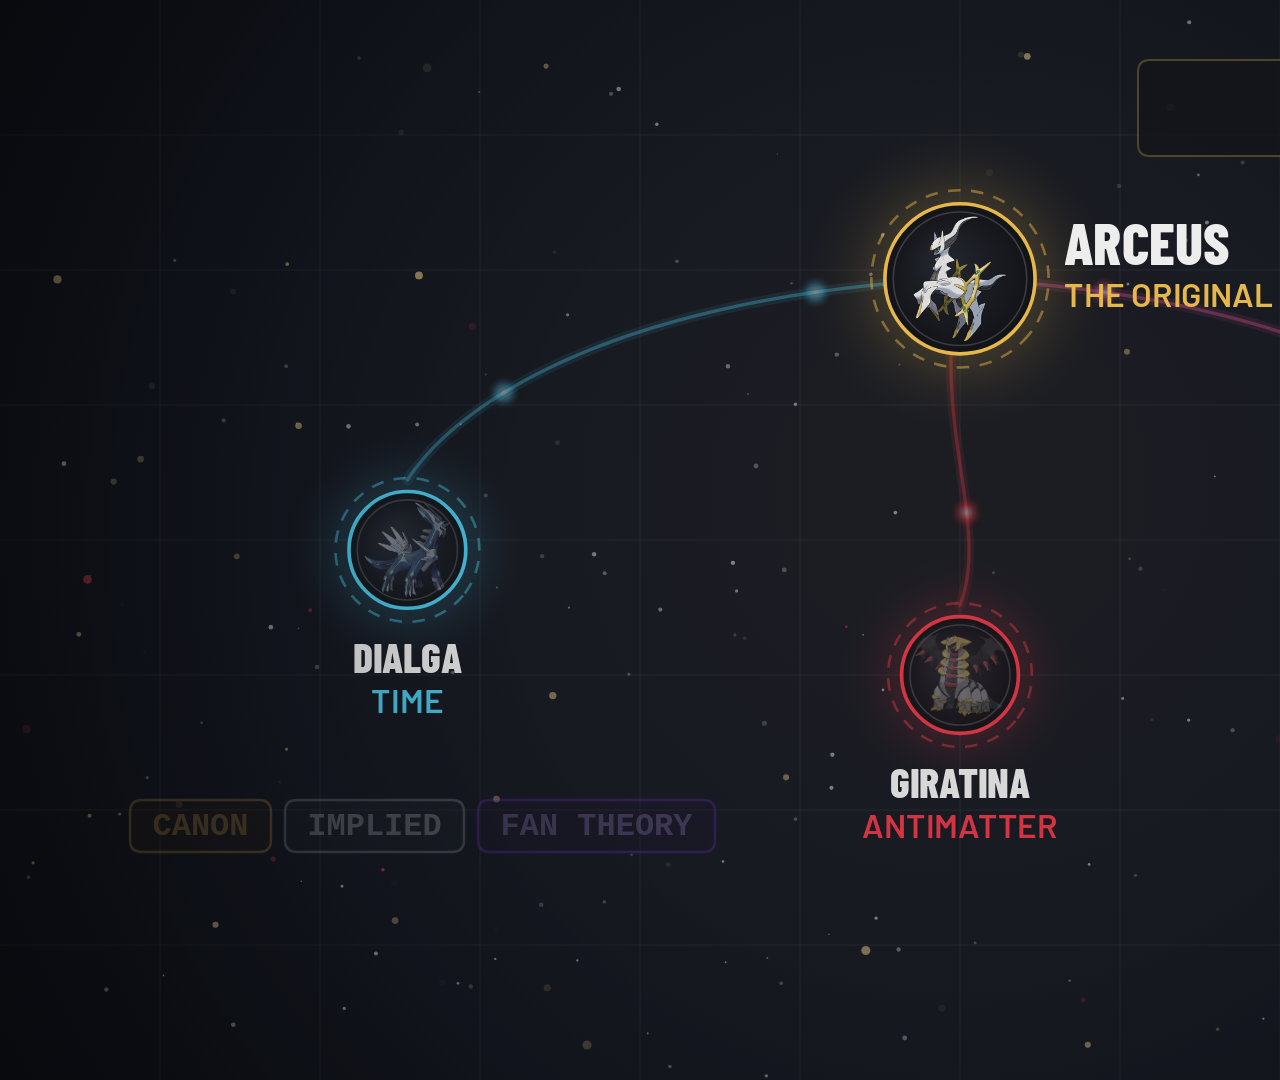
<file: segments/v2slice/index.html>
<!DOCTYPE html>
<html lang="en"><head><meta charset="UTF-8"/>
<link rel="stylesheet" href="assets/fonts/fonts.css"/>
<style>
*{margin:0;padding:0;box-sizing:border-box}
html,body{width:1920px;height:1080px;overflow:hidden;background:#0B0D12}
#root{position:relative;width:1920px;height:1080px;overflow:hidden;background:#0B0D12}
canvas{display:block}
.preload{position:absolute;left:-9999px;top:0;width:10px;height:10px;visibility:hidden}
</style></head>
<body>
<div id="root" data-composition-id="main" data-start="0" data-duration="60" data-width="1920" data-height="1080">
<canvas id="cv" width="1920" height="1080"></canvas>
<img class="preload" id="art493" src="assets/art/art_493_hero.png"/>
<img class="preload" id="art483" src="assets/art/art_483_hero.png"/>
<img class="preload" id="art484" src="assets/art/art_484_hero.png"/>
<img class="preload" id="art487" src="assets/art/art_487_hero.png"/>
<img class="preload" id="art480" src="assets/art/art_480_hero.png"/>
<img class="preload" id="art481" src="assets/art/art_481_hero.png"/>
<img class="preload" id="art482" src="assets/art/art_482_hero.png"/>
</div>
<script src="assets/gsap.min.js"></script>
<script>
'use strict';
/* =====================================================================
   POKEZOM Ep.4 v2 — HYBRID ENGINE TEST SLICE (episode 00:50-01:50)
   All motion is a PURE FUNCTION of timeline time t (deterministic,
   seekable). No requestAnimationFrame, no CSS animations.
   Visual system ported from the user's showcase:
   pokezom_ep_4_motion_graphics_showcase_branch_i.html
   ===================================================================== */
const W = 1920, H = 1080;
const cv = document.getElementById('cv');
const ctx = cv.getContext('2d');
const IMG = {};
['493','483','484','487','480','481','482'].forEach(n => { IMG[n] = document.getElementById('art' + n); });

const PAL = {
  bgDeep:'#0B0D12', plate:'#17181D', plate2:'#1E1E24', offWhite:'#EDEDED',
  silver:'#B4BCC6', gold:'#E6B84C', goldBright:'#F4D58D', goldSpec:'#FFD000',
  cyan:'#4BC8E8', cyanSpec:'#38BDF8', magenta:'#E0569B', crimson:'#E53946',
  crimsonSpec:'#FF3B5C', violet:'#7E3AF2',
  badges:{
    normal:{bg:'#D4D2C5',fg:'#121212',border:'#EAE8DC'},
    steel:{bg:'#B8C2CC',fg:'#121212',border:'#D7E0E8'},
    dragon:{bg:'#4F3A9E',fg:'#EDEDED',border:'#7560C4'},
    water:{bg:'#2B6CB0',fg:'#EDEDED',border:'#4E8FD4'},
    ghost:{bg:'#533A7B',fg:'#EDEDED',border:'#7B5DA8'},
    psychic:{bg:'#C94F7C',fg:'#EDEDED',border:'#E87EA3'},
    canon:{bg:'#2C1B12',fg:'#E6B84C',border:'#E6B84C'},
    implied:{bg:'#23262D',fg:'#EDEDED',border:'#B4BCC6'},
    theory:{bg:'#1D1430',fg:'#C4A6F5',border:'#7E3AF2'},
    banish:{bg:'#2A1115',fg:'#EDEDED',border:'#E53946'}
  }
};
const clamp=(v,a=0,b=1)=>Math.max(a,Math.min(b,v));
const lerp=(a,b,t)=>a+(b-a)*t;
const norm=(t,s,e)=>clamp((t-s)/(e-s),0,1);
const easeOutCubic=x=>1-Math.pow(1-x,3);
const easeInOutCubic=x=>(x<0.5?4*x*x*x:1-Math.pow(-2*x+2,3)/2);
const easeOutQuart=x=>1-Math.pow(1-x,4);
const easeOutExpo=x=>(x===1?1:1-Math.pow(2,-10*x));
const power3InOut = easeInOutCubic;
function cubicBezierPoint(p0,p1,p2,p3,t){
  const u=1-t,tt=t*t,uu=u*u,uuu=uu*u,ttt=tt*t;
  return {x:uuu*p0.x+3*uu*t*p1.x+3*u*tt*p2.x+ttt*p3.x,
          y:uuu*p0.y+3*uu*t*p1.y+3*u*tt*p2.y+ttt*p3.y};
}
function createSeededRandom(seed){let s=seed>>>0;return()=>{s=(s*1664525+1013904223)>>>0;return s/4294967296;};}

/* ---- deterministic particle fields (showcase seed & counts) ---- */
const rand = createSeededRandom(40125);
const embers = Array.from({length:85},(_,i)=>({
  x:rand()*W, y:rand()*H, radius:1.4+rand()*3.2, speedY:10+rand()*24,
  driftX:(rand()-0.5)*18, phase:rand()*Math.PI*2, alpha:0.16+rand()*0.48,
  isCrimson:i%4===0
}));
const stars = Array.from({length:150},()=>({
  x:rand()*W, y:rand()*H, r:0.8+rand()*1.7, phase:rand()*Math.PI*2, tw:0.5+rand()*1.6
}));
const shards = Array.from({length:16},(_,i)=>{
  const angle=(i/16)*Math.PI*2+(rand()-0.5)*0.3;
  return { baseX:1300+Math.cos(angle)*(240+rand()*290), baseY:560+Math.sin(angle)*(85+rand()*95),
    size:16+rand()*26, rot:rand()*Math.PI*2, rotSpeed:(rand()-0.5)*0.5,
    bobAmp:8+rand()*14, phase:rand()*Math.PI*2, sides:3+Math.floor(rand()*3),
    rimColor:i%2===0?PAL.crimson:PAL.violet };
});

/* ---- drawing primitives (ported from showcase) ---- */
function drawRoundedRect(c,x,y,w,h,r){
  const radius=Math.min(r,w/2,h/2);
  c.beginPath();
  c.moveTo(x+radius,y); c.lineTo(x+w-radius,y); c.quadraticCurveTo(x+w,y,x+w,y+radius);
  c.lineTo(x+w,y+h-radius); c.quadraticCurveTo(x+w,y+h,x+w-radius,y+h);
  c.lineTo(x+radius,y+h); c.quadraticCurveTo(x,y+h,x,y+h-radius);
  c.lineTo(x,y+radius); c.quadraticCurveTo(x,y,x+radius,y); c.closePath();
}
/* Type/verification pill — font locked at 32px JetBrains Mono, height 52. Returns width. */
function drawTypeBadge(c,text,x,y,styleObj,align='left'){
  c.save();
  c.font='700 32px "JetBrains Mono", monospace';
  const metrics=c.measureText(text);
  const padX=22, pillW=Math.ceil(metrics.width+padX*2), pillH=52;
  const drawX=align==='center'?x-pillW/2:align==='right'?x-pillW:x;
  drawRoundedRect(c,drawX,y,pillW,pillH,12);
  c.fillStyle=styleObj.bg; c.fill();
  c.lineWidth=2.5; c.strokeStyle=styleObj.border; c.stroke();
  c.fillStyle=styleObj.fg; c.textAlign='center'; c.textBaseline='middle';
  c.fillText(text,drawX+pillW/2,y+pillH/2+1);
  c.restore();
  return pillW;
}
/* Obsidian glass editorial card: gradient plate, 1px metallic rim (accent @ .35), accent bar. */
function drawEditorialCard(c,x,y,w,h,accentColor,alpha=1){
  c.save(); c.globalAlpha*=alpha;
  c.shadowColor='rgba(0,0,0,0.72)'; c.shadowBlur=32; c.shadowOffsetY=12;
  drawRoundedRect(c,x,y,w,h,16);
  const grad=c.createLinearGradient(x,y,x+w,y+h);
  grad.addColorStop(0,'#1B1D23'); grad.addColorStop(1,'#131418');
  c.fillStyle=grad; c.fill();
  c.shadowColor='transparent'; c.shadowBlur=0; c.shadowOffsetY=0;
  c.lineWidth=2; c.strokeStyle=hexA(accentColor,0.35); c.stroke();
  drawRoundedRect(c,x,y+14,7,h-28,4); c.fillStyle=accentColor; c.fill();
  c.restore();
}
function hexA(hex,a){
  const r=parseInt(hex.slice(1,3),16),g=parseInt(hex.slice(3,5),16),b=parseInt(hex.slice(5,7),16);
  return `rgba(${r},${g},${b},${a})`;
}
/* Glowing medallion base with rotating dashed astrolabe ring (showcase port). */
function drawMedallionBase(c,cx,cy,r,accentColor,t,alpha=1){
  c.save(); c.globalAlpha*=alpha;
  const aura=c.createRadialGradient(cx,cy,r*0.25,cx,cy,r*2.15);
  aura.addColorStop(0,hexA(accentColor,0.33)); aura.addColorStop(0.55,hexA(accentColor,0.09));
  aura.addColorStop(1,'rgba(11,13,18,0)');
  c.fillStyle=aura; c.beginPath(); c.arc(cx,cy,r*2.15,0,Math.PI*2); c.fill();
  c.save(); c.translate(cx,cy); c.rotate(t*0.25);
  c.strokeStyle=hexA(accentColor,0.47); c.lineWidth=2.5; c.setLineDash([12,10]);
  c.beginPath(); c.arc(0,0,r+13,0,Math.PI*2); c.stroke(); c.setLineDash([]); c.restore();
  const coreGrad=c.createRadialGradient(cx-r*0.25,cy-r*0.25,r*0.1,cx,cy,r);
  coreGrad.addColorStop(0,'#23252E'); coreGrad.addColorStop(1,'#121317');
  c.fillStyle=coreGrad; c.beginPath(); c.arc(cx,cy,r,0,Math.PI*2); c.fill();
  c.lineWidth=3.5; c.strokeStyle=accentColor; c.stroke();
  c.lineWidth=1.5; c.strokeStyle='rgba(237,237,237,0.18)';
  c.beginPath(); c.arc(cx,cy,r-8,0,Math.PI*2); c.stroke();
  c.restore();
}
/* Circular-clipped official art inside a medallion (map nodes). */
function drawNodeArt(c,img,cx,cy,r,alpha=1,dim=0){
  c.save(); c.globalAlpha*=alpha;
  c.beginPath(); c.arc(cx,cy,r-6,0,Math.PI*2); c.clip();
  if(dim>0){ c.fillStyle=`rgba(8,9,13,${dim})`; }
  const s=(r-6)*2;
  c.drawImage(img,cx-s/2,cy-s/2,s,s);
  if(dim>0){ c.fillRect(cx-r,cy-r,r*2,r*2); }
  c.restore();
}
/* Hero-stage official art: volumetric rim glow, rotating ring, gentle bob — pure f(t). */
function drawHeroArt(c,img,cx,cy,size,accent,t,alpha=1,phase=0){
  c.save(); c.globalAlpha*=alpha;
  const bobY=Math.sin(t*0.9+phase)*7;
  const breathe=1+0.012*Math.sin(t*0.7+phase);
  const yy=cy+bobY, ss=size*breathe;
  const aura=c.createRadialGradient(cx,yy,size*0.1,cx,yy,size*1.05);
  aura.addColorStop(0,hexA(accent,0.42)); aura.addColorStop(0.55,hexA(accent,0.14));
  aura.addColorStop(1,'rgba(11,13,18,0)');
  c.fillStyle=aura; c.beginPath(); c.arc(cx,yy,size*1.05,0,Math.PI*2); c.fill();
  c.save(); c.translate(cx,yy); c.rotate(t*0.18);
  c.strokeStyle=hexA(accent,0.5); c.lineWidth=3; c.setLineDash([16,12]);
  c.beginPath(); c.arc(0,0,size*0.60,0,Math.PI*2); c.stroke(); c.setLineDash([]); c.restore();
  c.strokeStyle=hexA(accent,0.85); c.lineWidth=2.5;
  c.beginPath(); c.arc(cx,yy,size*0.565,0,Math.PI*2); c.stroke();
  c.save();
  c.shadowColor='rgba(0,0,0,0.65)'; c.shadowBlur=30; c.shadowOffsetY=16;
  c.drawImage(img,cx-ss/2,yy-ss/2,ss,ss);
  c.restore();
  c.restore();
}
/* Animated cubic Bezier lineage thread with traveling pulses (showcase port). */
function drawLineageThread(c,p0,p1,p2,p3,color,progress,t,alpha=1){
  if(progress<=0.001) return;
  c.save(); c.globalAlpha*=alpha;
  const steps=48, maxStep=Math.floor(steps*progress);
  c.beginPath();
  for(let i=0;i<=maxStep;i++){
    const pt=cubicBezierPoint(p0,p1,p2,p3,i/steps);
    if(i===0)c.moveTo(pt.x,pt.y); else c.lineTo(pt.x,pt.y);
  }
  c.strokeStyle=hexA(color,0.27); c.lineWidth=10; c.lineCap='round'; c.stroke();
  c.strokeStyle=color; c.lineWidth=3.2; c.stroke();
  if(progress<0.99){
    const head=cubicBezierPoint(p0,p1,p2,p3,progress);
    c.fillStyle='#EDEDED'; c.shadowColor=color; c.shadowBlur=18;
    c.beginPath(); c.arc(head.x,head.y,6,0,Math.PI*2); c.fill(); c.shadowBlur=0;
  }
  if(progress>0.35){
    for(let p=0;p<2;p++){
      const pulseT=(t*0.42+p*0.5)%1;
      if(pulseT<=progress){
        const pt=cubicBezierPoint(p0,p1,p2,p3,pulseT);
        const grad=c.createRadialGradient(pt.x,pt.y,1,pt.x,pt.y,18);
        grad.addColorStop(0,'#EDEDED'); grad.addColorStop(0.35,color); grad.addColorStop(1,'rgba(0,0,0,0)');
        c.fillStyle=grad; c.beginPath(); c.arc(pt.x,pt.y,18,0,Math.PI*2); c.fill();
      }
    }
  }
  c.restore();
}
/* Fractured crimson/violet rift polyline (showcase port, jitter = f(t)). */
function drawFracturedRift(c,points,progress,t,alpha=1){
  if(progress<=0.001) return;
  c.save(); c.globalAlpha*=alpha;
  const segLens=[]; let totalLen=0;
  for(let i=1;i<points.length;i++){
    const len=Math.hypot(points[i].x-points[i-1].x,points[i].y-points[i-1].y);
    segLens.push(len); totalLen+=len;
  }
  const targetLen=totalLen*progress;
  const buildPath=(jitterAmp)=>{
    c.beginPath(); c.moveTo(points[0].x,points[0].y);
    let acc=0;
    for(let i=1;i<points.length;i++){
      const len=segLens[i-1];
      const jx=i<points.length-1?Math.sin(t*24+i*3.1)*jitterAmp:0;
      const jy=i<points.length-1?Math.cos(t*21+i*2.7)*jitterAmp:0;
      if(acc+len<=targetLen){ c.lineTo(points[i].x+jx,points[i].y+jy); acc+=len; }
      else{
        const rem=clamp((targetLen-acc)/len,0,1);
        c.lineTo(lerp(points[i-1].x,points[i].x,rem)+jx*rem, lerp(points[i-1].y,points[i].y,rem)+jy*rem);
        break;
      }
    }
  };
  buildPath(2.4); c.strokeStyle='rgba(126,58,242,0.42)'; c.lineWidth=14; c.lineJoin='miter'; c.lineCap='round'; c.stroke();
  buildPath(1.4); c.strokeStyle=PAL.crimson; c.lineWidth=4.2; c.stroke();
  buildPath(0.8); c.strokeStyle='#F9B4BA'; c.lineWidth=1.6; c.stroke();
  c.restore();
}

/* ---- vector emblems (showcase ports, used as card/map accents) ---- */
function drawArceusEmblem(c,cx,cy,scale,t,alpha=1){
  c.save(); c.globalAlpha*=alpha; c.translate(cx,cy); c.scale(scale,scale);
  c.strokeStyle=PAL.gold; c.lineWidth=4.5;
  c.beginPath(); c.arc(0,0,34,0,Math.PI*2); c.stroke();
  c.fillStyle=PAL.goldBright;
  for(let i=0;i<4;i++){
    c.save(); c.rotate((i*Math.PI)/2);
    c.beginPath(); c.moveTo(0,-48); c.lineTo(8,-14); c.lineTo(0,-6); c.lineTo(-8,-14); c.closePath(); c.fill(); c.restore();
  }
  const pulse=0.78+0.22*Math.sin(t*3.5);
  for(let i=0;i<4;i++){
    const ang=(i*Math.PI)/2+Math.PI/4, jx=Math.cos(ang)*34, jy=Math.sin(ang)*34;
    c.fillStyle='#34D399'; c.globalAlpha=alpha*pulse;
    c.beginPath(); c.arc(jx,jy,4.5,0,Math.PI*2); c.fill();
    c.globalAlpha=alpha; c.strokeStyle=PAL.goldBright; c.lineWidth=2; c.stroke();
  }
  c.fillStyle='#121212'; c.strokeStyle=PAL.gold; c.lineWidth=3;
  c.beginPath(); c.moveTo(0,-11); c.lineTo(11,0); c.lineTo(0,11); c.lineTo(-11,0); c.closePath(); c.fill(); c.stroke();
  c.restore();
}
function drawDialgaEmblem(c,cx,cy,scale,t,alpha=1){
  c.save(); c.globalAlpha*=alpha; c.translate(cx,cy); c.scale(scale,scale);
  c.strokeStyle=PAL.cyan; c.lineWidth=3.5;
  c.beginPath(); c.arc(0,0,38,0,Math.PI*2); c.stroke();
  for(let i=0;i<12;i++){
    const ang=(i/12)*Math.PI*2, inner=i%3===0?27:31;
    c.strokeStyle=i%3===0?'#EDEDED':PAL.cyan; c.lineWidth=i%3===0?3:2;
    c.beginPath(); c.moveTo(Math.cos(ang)*inner,Math.sin(ang)*inner);
    c.lineTo(Math.cos(ang)*37,Math.sin(ang)*37); c.stroke();
  }
  c.strokeStyle='#EDEDED'; c.lineWidth=3.2; c.lineCap='round';
  c.beginPath(); c.moveTo(0,0);
  c.lineTo(Math.cos(t*0.8-Math.PI/2)*23,Math.sin(t*0.8-Math.PI/2)*23); c.stroke();
  c.strokeStyle=PAL.cyan; c.lineWidth=2.4;
  c.beginPath(); c.moveTo(0,0);
  c.lineTo(Math.cos(t*2.8-Math.PI/2)*30,Math.sin(t*2.8-Math.PI/2)*30); c.stroke();
  c.fillStyle=PAL.cyan;
  c.beginPath(); c.moveTo(0,-12); c.lineTo(9,0); c.lineTo(0,12); c.lineTo(-9,0); c.closePath(); c.fill();
  c.strokeStyle='#EDEDED'; c.lineWidth=2; c.stroke();
  c.restore();
}
function drawPalkiaEmblem(c,cx,cy,scale,t,alpha=1){
  c.save(); c.globalAlpha*=alpha; c.translate(cx,cy); c.scale(scale,scale);
  const ringAngles=[0.45+t*0.25,-0.45-t*0.2,Math.PI/2+t*0.15];
  ringAngles.forEach((ang,idx)=>{
    c.save(); c.rotate(ang);
    c.strokeStyle=idx===0?PAL.magenta:idx===1?'#F294C3':'rgba(237,237,237,0.65)';
    c.lineWidth=idx===2?2.2:3.2;
    c.beginPath(); c.ellipse(0,0,40,15,0,0,Math.PI*2); c.stroke(); c.restore();
  });
  const pearl=c.createRadialGradient(-4,-4,2,0,0,14);
  pearl.addColorStop(0,'#FFF0F6'); pearl.addColorStop(0.55,PAL.magenta); pearl.addColorStop(1,'#751D4A');
  c.fillStyle=pearl; c.beginPath(); c.arc(0,0,13,0,Math.PI*2); c.fill();
  c.strokeStyle='#EDEDED'; c.lineWidth=2; c.stroke();
  c.restore();
}
function drawGiratinaEmblem(c,cx,cy,scale,t,alpha=1){
  c.save(); c.globalAlpha*=alpha; c.translate(cx,cy); c.scale(scale,scale);
  c.strokeStyle=PAL.violet; c.lineWidth=2.5;
  c.beginPath(); c.arc(0,0,36,0,Math.PI*2); c.stroke();
  c.fillStyle=PAL.gold; c.strokeStyle='#121212'; c.lineWidth=2;
  [-1,1].forEach(dir=>{
    c.save(); c.scale(dir,1);
    c.beginPath(); c.moveTo(5,-6); c.quadraticCurveTo(28,-14,38,-36);
    c.quadraticCurveTo(32,-2,14,14); c.closePath(); c.fill(); c.stroke();
    c.beginPath(); c.moveTo(8,12); c.lineTo(31,20); c.lineTo(14,29); c.closePath(); c.fill(); c.stroke();
    c.restore();
  });
  c.fillStyle='#17181E'; c.strokeStyle=PAL.gold; c.lineWidth=2.5;
  c.beginPath(); c.moveTo(0,-24); c.lineTo(15,-4); c.lineTo(10,22); c.lineTo(0,32);
  c.lineTo(-10,22); c.lineTo(-15,-4); c.closePath(); c.fill(); c.stroke();
  const eyeGlow=0.8+0.2*Math.sin(t*6);
  c.fillStyle=PAL.crimson; c.shadowColor=PAL.crimson; c.shadowBlur=12*eyeGlow;
  c.beginPath(); c.moveTo(-10,-2); c.lineTo(-3,2); c.lineTo(-9,6); c.closePath(); c.fill();
  c.beginPath(); c.moveTo(10,-2); c.lineTo(3,2); c.lineTo(9,6); c.closePath(); c.fill();
  c.restore();
}
/* Cosmic Egg (showcase port): astrolabe rings + golden bezier shell. */
function drawAstrolabeRing(c,cx,cy,radius,speed,dash,color,lineW,nodes,t){
  c.save(); c.translate(cx,cy); c.rotate(t*speed);
  c.strokeStyle=color; c.lineWidth=lineW;
  if(dash)c.setLineDash(dash);
  c.beginPath(); c.arc(0,0,radius,0,Math.PI*2); c.stroke(); c.setLineDash([]);
  for(let k=0;k<nodes;k++){
    const a=(k/nodes)*Math.PI*2;
    c.fillStyle=k%2===0?PAL.goldBright:'#EDEDED';
    c.beginPath(); c.arc(Math.cos(a)*radius,Math.sin(a)*radius,k%2===0?4:2.5,0,Math.PI*2); c.fill();
  }
  c.restore();
}
function drawEgg(c,cx,cy,appear,t){
  c.save();
  const glow=c.createRadialGradient(cx,cy,18,cx,cy,260);
  glow.addColorStop(0,'rgba(230,184,76,0.42)'); glow.addColorStop(0.5,'rgba(230,184,76,0.10)');
  glow.addColorStop(1,'rgba(11,13,18,0)');
  c.fillStyle=glow; c.beginPath(); c.arc(cx,cy,260,0,Math.PI*2); c.fill();
  drawAstrolabeRing(c,cx,cy,142*appear,0.35,[18,14],'rgba(230,184,76,0.65)',2.5,8,t);
  drawAstrolabeRing(c,cx,cy,186*appear,-0.22,[6,12],'rgba(237,237,237,0.25)',2.0,12,t);
  drawAstrolabeRing(c,cx,cy,226*appear,0.14,null,'rgba(230,184,76,0.18)',2.0,4,t);
  c.save(); c.translate(cx,cy);
  const pulse = 1 + 0.10*Math.exp(-Math.pow(t-16.38,2)/0.08); /* heartbeat pulse as VO names the egg (ep 66.38) */
  const eggScale=(0.72+0.28*appear)*(1+0.025*Math.sin(t*3.2))*pulse;
  c.scale(eggScale,eggScale);
  c.beginPath();
  c.moveTo(0,-104);
  c.bezierCurveTo(64,-104,84,-14,74,48);
  c.bezierCurveTo(66,94,34,112,0,112);
  c.bezierCurveTo(-34,112,-66,94,-74,48);
  c.bezierCurveTo(-84,-14,-64,-104,0,-104);
  c.closePath();
  const shellGrad=c.createRadialGradient(-22,-32,10,0,10,125);
  shellGrad.addColorStop(0,'#FFF2CC'); shellGrad.addColorStop(0.38,PAL.gold);
  shellGrad.addColorStop(0.82,'#8F6A1E'); shellGrad.addColorStop(1,'#2D220D');
  c.fillStyle=shellGrad; c.fill();
  c.lineWidth=3.5; c.strokeStyle=PAL.goldBright; c.stroke();
  c.strokeStyle='rgba(255,244,212,0.55)'; c.lineWidth=2;
  c.beginPath(); c.ellipse(0,6,36,102,0,0,Math.PI*2); c.stroke();
  c.beginPath(); c.ellipse(0,14,74,20,0,0,Math.PI); c.stroke();
  c.restore(); c.restore();
}
/* ---- background: obsidian vignette, grid, starfield, embers (pure f(t)) ---- */
function drawBackground(c,t){
  const crimsonTint=easeOutCubic(norm(t,53.0,54.6));
  const bgGrad=c.createRadialGradient(960,480,120,960,540,1180);
  bgGrad.addColorStop(0,crimsonTint>0.01?'#1E171B':'#1C1D23');
  bgGrad.addColorStop(0.55,'#141720'); bgGrad.addColorStop(1,'#0B0D12');
  c.fillStyle=bgGrad; c.fillRect(0,0,W,H);
  c.save();
  c.strokeStyle='rgba(237,237,237,0.028)'; c.lineWidth=2;
  for(let gx=160;gx<W;gx+=160){ c.beginPath(); c.moveTo(gx,0); c.lineTo(gx,H); c.stroke(); }
  for(let gy=135;gy<H;gy+=135){ c.beginPath(); c.moveTo(0,gy); c.lineTo(W,gy); c.stroke(); }
  c.restore();
  c.save();
  for(const s of stars){
    const tw=0.35+0.65*(0.5+0.5*Math.sin(t*s.tw+s.phase));
    c.globalAlpha=0.5*tw; c.fillStyle='#DDE6F2';
    c.beginPath(); c.arc(s.x,s.y,s.r,0,Math.PI*2); c.fill();
  }
  c.restore();
  c.save();
  const crimsonAll = t>=53.0;
  for(const p of embers){
    const py=(p.y - t*p.speedY + H*4)%H;
    const px=(p.x + Math.sin(t*0.7+p.phase)*26 + t*p.driftX + W*4)%W;
    const twinkle=0.55+0.45*Math.sin(t*2.4+p.phase);
    c.globalAlpha=p.alpha*twinkle;
    c.fillStyle=(p.isCrimson||crimsonAll&&p.isCrimson)?PAL.crimson:PAL.goldBright;
    if(crimsonAll && p.isCrimson) c.fillStyle=PAL.crimson;
    c.beginPath(); c.arc(px,py,p.radius,0,Math.PI*2); c.fill();
  }
  c.restore();
}
/* ---- constellation map (shared by MAP1 cold open & MAP2 creation) ---- */
const MAP = {
  apex:{x:960,y:285},
  dialga:{x:430,y:545}, palkia:{x:1490,y:545}, giratina:{x:960,y:665}
};
function mapThreads(c,t,mode){
  const a = mode==='lit' ? 1 : 0.32;
  drawLineageThread(c,{x:960,y:285},{x:640,y:300},{x:480,y:400},{x:430,y:478},PAL.cyan,1,t,a);
  drawLineageThread(c,{x:960,y:285},{x:1280,y:300},{x:1440,y:400},{x:1490,y:478},PAL.magenta,1,t,a);
  drawLineageThread(c,{x:960,y:285},{x:930,y:420},{x:990,y:520},{x:960,y:598},PAL.crimson,1,t,a);
}
function drawMapNode(c,node,img,accent,name,sub,t,alpha,artAlpha){
  drawMedallionBase(c,node.x,node.y,56,accent,t,alpha);
  drawNodeArt(c,img,node.x,node.y,56,artAlpha,0);
  c.save(); c.globalAlpha*=alpha;
  c.textAlign='center'; c.textBaseline='alphabetic';
  c.font='800 40px "Barlow Condensed", sans-serif'; c.fillStyle=PAL.offWhite;
  c.fillText(name,node.x,node.y+118);
  if(sub){
    c.font='600 32px "Barlow", sans-serif'; c.fillStyle=accent;
    c.fillText(sub,node.x,node.y+156);
  }
  c.restore();
}
function drawMap(c,t,mode){
  /* mode 'dim' = cold open (threads faint, trio art dimmed); 'lit' = creation beat */
  mapThreads(c,t,mode);
  /* apex */
  drawMedallionBase(c,MAP.apex.x,MAP.apex.y,72,PAL.gold,t,1);
  drawNodeArt(c,IMG['493'],MAP.apex.x,MAP.apex.y,72,1,0);
  c.save(); c.textAlign='left'; c.textBaseline='alphabetic';
  c.font='800 56px "Barlow Condensed", sans-serif'; c.fillStyle=PAL.offWhite;
  c.fillText('ARCEUS',1060,272);
  c.font='600 32px "Barlow", sans-serif'; c.fillStyle=PAL.gold;
  c.fillText('THE ORIGINAL ONE',1060,312);
  c.restore();
  const trioAlpha = mode==='lit'?1:0.9;
  const artA = mode==='lit'?1:0.45;
  drawMapNode(c,MAP.dialga,IMG['483'],PAL.cyan,'DIALGA','TIME',t,trioAlpha,artA);
  drawMapNode(c,MAP.palkia,IMG['484'],PAL.magenta,'PALKIA','SPACE',t,trioAlpha,artA);
  drawMapNode(c,MAP.giratina,IMG['487'],PAL.crimson,'GIRATINA','ANTIMATTER',t,trioAlpha,artA);
}

/* ---- hero stage (shared layout system) ---- */
function drawHeroStage(c,t,cfg){
  const enter=easeOutQuart(norm(t,cfg.start,cfg.start+0.9));
  const artCx = cfg.artSide==='right'?1335:585;
  const cardX = cfg.artSide==='right'?165:1055;
  const slide = (1-enter)*(cfg.artSide==='right'?-46:46);
  /* per-beat VFX behind art */
  if(cfg.fx) cfg.fx(c,t,artCx,555);
  drawHeroArt(c,cfg.img,artCx,555,530,cfg.accent,t,enter,cfg.phase||0);
  /* card */
  const cx=cardX+slide, cy=320;
  drawEditorialCard(c,cx,cy,700,320,cfg.accent,enter);
  c.save(); c.globalAlpha*=enter;
  if(cfg.emblem) cfg.emblem(c,cx+72,cy+72,0.85,t,enter);
  c.textAlign='left'; c.textBaseline='alphabetic';
  c.font='800 84px "Barlow Condensed", sans-serif'; c.fillStyle=PAL.offWhite;
  c.fillText(cfg.name,cx+132,cy+94);
  c.font='600 34px "Barlow", sans-serif'; c.fillStyle=cfg.accent;
  c.fillText(cfg.sub,cx+40,cy+152);
  let bx=cx+40;
  for(const [txt,st] of cfg.badges){ bx+=drawTypeBadge(c,txt,bx,cy+178,PAL.badges[st],'left')+14; }
  if(cfg.extraBadges) cfg.extraBadges(c,cx,cy,t);
  c.font='500 34px "Barlow", sans-serif'; c.fillStyle=PAL.silver;
  c.fillText(cfg.fact,cx+40,cy+282);
  c.restore();
}
/* expanding pulse rings (Arceus gold / Dialga cyan time rings) */
function fxPulseRings(color,speed,spacing){
  return (c,t,cx,cy)=>{
    c.save();
    for(let k=0;k<3;k++){
      const r=((t*speed+k*spacing)%330);
      const a=(1-r/330)*0.34;
      if(a<=0) continue;
      c.strokeStyle=hexA(color,a); c.lineWidth=2.5;
      c.beginPath(); c.arc(cx,cy,r,0,Math.PI*2); c.stroke();
    }
    c.restore();
  };
}
function fxDialga(c,t,cx,cy){
  fxPulseRings(PAL.cyan,95,165)(c,t,cx,cy);
  c.save(); c.translate(cx,cy); c.rotate(t*0.1);
  c.strokeStyle=hexA(PAL.cyan,0.4); c.lineWidth=3;
  for(let i=0;i<12;i++){
    const a=(i/12)*Math.PI*2;
    c.beginPath();
    c.moveTo(Math.cos(a)*318,Math.sin(a)*318);
    c.lineTo(Math.cos(a)*336,Math.sin(a)*336); c.stroke();
  }
  c.restore();
}
function fxPalkia(c,t,cx,cy){
  c.save(); c.translate(cx,cy);
  [0.45+t*0.22,-0.45-t*0.18,Math.PI/2+t*0.13].forEach((ang,idx)=>{
    c.save(); c.rotate(ang);
    c.strokeStyle=idx===0?hexA(PAL.magenta,0.55):idx===1?'rgba(242,148,195,0.4)':'rgba(237,237,237,0.3)';
    c.lineWidth=3;
    c.beginPath(); c.ellipse(0,0,365,132,0,0,Math.PI*2); c.stroke(); c.restore();
  });
  c.restore();
  fxPulseRings(PAL.magenta,70,220)(c,t,cx,cy);
}
function fxArceus(c,t,cx,cy){
  c.save(); c.translate(cx,cy); c.rotate(-t*0.05);
  c.strokeStyle='rgba(230,184,76,0.16)'; c.lineWidth=2; c.setLineDash([10,16]);
  c.beginPath(); c.arc(0,0,345,0,Math.PI*2); c.stroke(); c.setLineDash([]);
  c.restore();
  fxPulseRings(PAL.gold,55,220)(c,t,cx,cy);
}
/* Giratina stage VFX: rift tear + shards (art center 1300,555) */
const RIFT_PTS=[{x:1300,y:170},{x:1282,y:250},{x:1318,y:330},{x:1290,y:410},{x:1302,y:480},{x:1252,y:560},{x:1202,y:545},{x:1150,y:640},{x:1100,y:632},{x:1052,y:720}];
function fxGiratina(c,t,cx,cy){
  const flash=(1-norm(t,54.25,54.95))*0.26;
  if(flash>0.003){
    c.save(); c.globalAlpha*=flash;
    const vGrad=c.createRadialGradient(1250,540,80,1250,540,860);
    vGrad.addColorStop(0,PAL.crimson); vGrad.addColorStop(0.6,PAL.violet); vGrad.addColorStop(1,'rgba(11,13,18,0)');
    c.fillStyle=vGrad; c.fillRect(0,0,W,H); c.restore();
  }
  const shardsIn=easeOutCubic(norm(t,54.2,55.4));
  if(shardsIn>0.01){
    for(const sh of shards){
      const sx=sh.baseX+Math.cos(t*0.65+sh.phase)*14;
      const sy=sh.baseY+Math.sin(t*1.1+sh.phase)*sh.bobAmp;
      c.save(); c.globalAlpha*=shardsIn*0.72;
      c.translate(sx,sy); c.rotate(sh.rot+t*sh.rotSpeed);
      c.beginPath();
      for(let v=0;v<sh.sides;v++){
        const a=(v/sh.sides)*Math.PI*2, rad=sh.size*(v%2===0?1:0.62);
        const vx=Math.cos(a)*rad, vy=Math.sin(a)*rad;
        if(v===0)c.moveTo(vx,vy); else c.lineTo(vx,vy);
      }
      c.closePath(); c.fillStyle='#15151C'; c.fill();
      c.lineWidth=2; c.strokeStyle=sh.rimColor+'AA'; c.stroke();
      c.restore();
    }
  }
  drawFracturedRift(c,RIFT_PTS,easeOutQuart(norm(t,54.0,54.9)),t,1);
}
/* MAP2 creation beat: eggs -> threads trace -> nodes light */
function drawMap2(c,t){
  const threadP=(s,e)=>easeInOutCubic(norm(t,s,e));
  drawLineageThread(c,{x:960,y:285},{x:640,y:300},{x:480,y:400},{x:430,y:478},PAL.cyan,threadP(43.2,44.3),t,1);
  drawLineageThread(c,{x:960,y:285},{x:1280,y:300},{x:1440,y:400},{x:1490,y:478},PAL.magenta,threadP(43.35,44.45),t,1);
  drawLineageThread(c,{x:960,y:285},{x:930,y:420},{x:990,y:520},{x:960,y:598},PAL.crimson,threadP(43.5,44.6),t,1);
  drawMedallionBase(c,MAP.apex.x,MAP.apex.y,72,PAL.gold,t,1);
  drawNodeArt(c,IMG['493'],MAP.apex.x,MAP.apex.y,72,1,0);
  c.save(); c.textAlign='left'; c.textBaseline='alphabetic';
  c.font='800 56px "Barlow Condensed", sans-serif'; c.fillStyle=PAL.offWhite;
  c.fillText('ARCEUS',1060,272);
  c.font='600 32px "Barlow", sans-serif'; c.fillStyle=PAL.gold;
  c.fillText('THE ORIGINAL ONE',1060,312);
  c.restore();
  const eggA=norm(t,42.9,43.3)*(1-norm(t,44.6,45.1));
  if(eggA>0.01){
    for(const nd of [MAP.dialga,MAP.palkia,MAP.giratina]){
      c.save(); c.globalAlpha*=eggA; c.translate(nd.x,nd.y-10); c.scale(0.34,0.34);
      drawEgg(c,0,0,1,t);
      c.restore();
    }
  }
  const nodeA=norm(t,44.5,45.15);
  if(nodeA>0.01){
    drawMapNode(c,MAP.dialga,IMG['483'],PAL.cyan,'DIALGA','TIME',t,nodeA,nodeA);
    drawMapNode(c,MAP.palkia,IMG['484'],PAL.magenta,'PALKIA','SPACE',t,nodeA,nodeA);
    drawMapNode(c,MAP.giratina,IMG['487'],PAL.crimson,'GIRATINA','ANTIMATTER',t,nodeA,nodeA);
  }
}
/* ---- HUD (top-right only; top-left kept clear for TV title) ---- */
function drawHUD(c,t){
  const a=easeOutCubic(norm(t,0.3,1.0));
  if(a<=0.005) return;
  c.save(); c.globalAlpha=a;
  drawRoundedRect(c,1138,60,680,96,12);
  c.fillStyle='rgba(20,21,26,0.78)'; c.fill();
  c.lineWidth=2; c.strokeStyle='rgba(230,184,76,0.28)'; c.stroke();
  c.textAlign='right'; c.textBaseline='alphabetic';
  c.font='800 36px "Barlow Condensed", sans-serif'; c.fillStyle=PAL.gold;
  c.fillText('BRANCH I · ARCHITECTS OF REALITY',1796,102);
  c.font='600 32px "JetBrains Mono", monospace'; c.fillStyle=PAL.offWhite;
  c.fillText('125 CONNECTED · LIVING TREE',1796,142);
  c.restore();
}
/* ============================ SCENE ============================ */
function renderScene(t){
  drawBackground(ctx,t);
  /* damped camera shake on the banishment/rift beat (showcase: 350ms) */
  let shX=0, shY=0;
  if(t>=54.25 && t<=54.60){
    const st=(t-54.25)/0.35, decay=Math.exp(-st*6.5);
    shX=Math.sin(st*Math.PI*11)*14*decay;
    shY=Math.cos(st*Math.PI*9)*10*decay;
  }
  ctx.save();
  ctx.translate(shX,shY);

  /* ---- MAP1: cold-open constellation (0 - 8.7) ---- */
  if(t<8.75){
    const a=1-norm(t,7.9,8.7);
    const z=lerp(1.03,1.13,easeInOutCubic(norm(t,0,8.7)));
    ctx.save(); ctx.globalAlpha*=a;
    ctx.translate(960,430); ctx.scale(z,z); ctx.translate(-960,-430);
    drawMap(ctx,t,'dim');
    ctx.restore();
    /* legend chips: CANON / IMPLIED / FAN THEORY (on "We'll label every single one") */
    const chipA=norm(t,2.6,3.3)*(1-norm(t,7.9,8.6));
    if(chipA>0.01){
      ctx.save(); ctx.globalAlpha*=chipA;
      let bx=130;
      bx+=drawTypeBadge(ctx,'CANON',bx,800,PAL.badges.canon,'left')+14;
      bx+=drawTypeBadge(ctx,'IMPLIED',bx,800,PAL.badges.implied,'left')+14;
      drawTypeBadge(ctx,'FAN THEORY',bx,800,PAL.badges.theory,'left');
      ctx.restore();
    }
  }

  /* ---- EGG -> ARCEUS reveal (7.78 - 21.3) ---- */
  if(t>=7.7 && t<21.35){
    const sceneA=norm(t,7.9,8.7);
    ctx.save(); ctx.globalAlpha*=sceneA;
    const z=1+0.05*norm(t,8,20);
    ctx.translate(960,470); ctx.scale(z,z); ctx.translate(-960,-470);
    if(t<18.55){
      const eggA=(1-norm(t,17.82,18.5));
      ctx.save(); ctx.globalAlpha*=eggA;
      drawEgg(ctx,960,430,easeOutQuart(norm(t,8.0,9.2)),t);
      ctx.restore();
    }
    if(t>=17.82 && t<=19.15){
      const sw=easeOutExpo(norm(t,17.82,19.15));
      ctx.save(); ctx.globalAlpha*=(1-norm(t,17.82,19.15))*0.85;
      ctx.strokeStyle=PAL.goldBright; ctx.lineWidth=lerp(12,2,sw);
      ctx.beginPath(); ctx.arc(960,430,60+sw*640,0,Math.PI*2); ctx.stroke();
      ctx.restore();
    }
    /* headline block */
    const kickA=norm(t,8.4,9.2)*(1-norm(t,17.3,17.9));
    const headA=norm(t,13.4,14.3)*(1-norm(t,17.3,17.9));
    if(kickA>0.01||headA>0.01){
      ctx.save();
      drawRoundedRect(ctx,430,682,1060,174,18);
      ctx.fillStyle='rgba(18,19,23,0.84)'; ctx.fill();
      ctx.lineWidth=2; ctx.strokeStyle='rgba(230,184,76,0.28)'; ctx.stroke();
      ctx.textAlign='center'; ctx.textBaseline='middle';
      if(kickA>0.01){
        ctx.globalAlpha=kickA;
        ctx.font='700 40px "Barlow", sans-serif'; ctx.fillStyle=PAL.gold;
        ctx.fillText("SINNOH'S OLDEST MYTHOLOGY",960,725);
      }
      if(headA>0.01){
        ctx.globalAlpha=headA;
        ctx.font='800 96px "Barlow Condensed", sans-serif'; ctx.fillStyle=PAL.offWhite;
        ctx.fillText('CHAOS & AN EGG',960,800);
        const ruleW=320*easeOutCubic(norm(t,14.3,15.2));
        ctx.fillStyle=PAL.gold; ctx.fillRect(960-ruleW/2,842,ruleW,3);
      }
      ctx.restore();
    }
    /* Arceus reveal + morph to hero layout */
    if(t>=18.15){
      const u=easeInOutCubic(norm(t,20.3,21.3));
      const ax=lerp(960,1335,u), ay=lerp(445,555,u), asz=lerp(500,530,u);
      drawHeroArt(ctx,IMG['493'],ax,ay,asz,PAL.gold,t,norm(t,18.2,19.2),0);
      const plateA=norm(t,19.6,20.2)*(1-norm(t,20.55,21.15));
      if(plateA>0.01 && u<0.5){
        ctx.save(); ctx.globalAlpha*=plateA;
        ctx.textAlign='center'; ctx.textBaseline='alphabetic';
        ctx.font='800 96px "Barlow Condensed", sans-serif'; ctx.fillStyle=PAL.offWhite;
        ctx.fillText('ARCEUS',960,758);
        ctx.font='600 36px "Barlow", sans-serif'; ctx.fillStyle=PAL.gold;
        ctx.fillText('THE ORIGINAL ONE',960,806);
        ctx.restore();
      }
    }
    ctx.restore();
  }

  /* ---- ARCEUS hero stage (21.3 - 40.35) ---- */
  if(t>=21.3 && t<40.4){
    const outA=1-norm(t,39.9,40.35);
    ctx.save(); ctx.globalAlpha*=outA;
    const z=1+0.045*(1-easeInOutCubic(norm(t,21.3,22.45)))+0.018*norm(t,21.3,40.0);
    ctx.translate(960,540); ctx.scale(z,z); ctx.translate(-960,-540);
    drawHeroStage(ctx,t,{
      img:IMG['493'], accent:PAL.gold, name:'ARCEUS', sub:'THE ORIGINAL ONE',
      badges:[['NORMAL','normal']], fact:'CREATOR OF THE UNIVERSE',
      emblem:drawArceusEmblem, artSide:'right', start:21.3, fx:fxArceus,
      extraBadges:(c,cx,cy,tt)=>{
        const bx0=cx+40+drawTypeBadge(c,'NORMAL',-9999,-9999,PAL.badges.normal,'left')+14;
        /* class pill slot: LEGENDARY struck through -> MYTHICAL */
        if(tt>=24.4 && tt<26.5){
          const a=norm(tt,24.4,25.0)*(1-norm(tt,25.9,26.5));
          const jx=(tt>=25.2&&tt<25.8)?Math.sin(tt*70)*2.5:0;
          c.save(); c.globalAlpha*=a;
          const w=drawTypeBadge(c,'LEGENDARY',bx0+jx,cy+178,PAL.badges.implied,'left');
          if(tt>=25.2){
            const sp=easeOutCubic(norm(tt,25.2,25.8));
            c.strokeStyle=PAL.crimsonSpec; c.lineWidth=5; c.lineCap='round';
            c.beginPath(); c.moveTo(bx0+8,cy+178+44);
            c.lineTo(bx0+8+(w-16)*sp,cy+178+44-36*sp); c.stroke();
          }
          c.restore();
        }
        if(tt>=27.0){
          const a=norm(tt,27.0,27.45);
          c.save(); c.globalAlpha*=a;
          if(tt<28.1){
            const rp=easeOutCubic(norm(tt,27.06,28.1));
            c.strokeStyle=hexA(PAL.gold,(1-rp)*0.6); c.lineWidth=3;
            c.beginPath(); c.arc(bx0+70,cy+178+26,20+rp*46,0,Math.PI*2); c.stroke();
          }
          drawTypeBadge(c,'MYTHICAL',bx0,cy+178,PAL.badges.canon,'left');
          c.restore();
        }
      }
    });
    ctx.restore();
    /* Pearl Pokedex quote card */
    const qA=norm(t,35.02,35.6)*(1-norm(t,39.6,40.05));
    if(qA>0.01){
      const qSlide=lerp(24,0,easeOutQuart(norm(t,35.02,35.6)));
      ctx.save(); ctx.globalAlpha*=qA;
      drawEditorialCard(ctx,210,700+qSlide,1500,152,PAL.gold,qA);
      ctx.textAlign='left'; ctx.textBaseline='alphabetic';
      ctx.font='700 40px "Barlow", sans-serif'; ctx.fillStyle=PAL.offWhite;
      ctx.fillText('“IT IS TOLD IN MYTHOLOGY THAT THIS POKÉMON',250,756+qSlide);
      ctx.fillText('WAS BORN BEFORE THE UNIVERSE EVEN EXISTED.”',250,804+qSlide);
      ctx.textAlign='right';
      ctx.font='700 32px "JetBrains Mono", monospace'; ctx.fillStyle=PAL.gold;
      ctx.fillText('— PEARL POKÉDEX',1670,836+qSlide);
      ctx.restore();
    }
  }

  /* ---- MAP2: creation of the trio (40.06 - 45.95) ---- */
  if(t>=40.0 && t<45.95){
    const a=norm(t,40.06,40.9)*(1-norm(t,45.45,45.95));
    ctx.save(); ctx.globalAlpha*=a;
    let z=lerp(1.12,1.0,easeInOutCubic(norm(t,40.06,41.3)));
    let cxp=960, cyp=430;
    if(t>44.9){
      const uz=easeInOutCubic(norm(t,44.9,45.95));
      z=lerp(z,1.5,uz); cxp=lerp(960,430,uz); cyp=lerp(430,545,uz);
    }
    ctx.translate(960,540); ctx.scale(z,z); ctx.translate(-cxp,-cyp);
    drawMap2(ctx,t);
    ctx.restore();
  }

  /* ---- DIALGA hero stage (45.51 - 50.13) ---- */
  if(t>=45.45 && t<50.15){
    const outX=norm(t,49.63,50.13);
    ctx.save(); ctx.globalAlpha*=1-outX; ctx.translate(-90*outX,0);
    const z=1+0.045*(1-easeInOutCubic(norm(t,45.51,46.66)))+0.018*norm(t,45.51,49.6);
    ctx.translate(960,540); ctx.scale(z,z); ctx.translate(-960,-540);
    drawHeroStage(ctx,t,{
      img:IMG['483'], accent:PAL.cyan, name:'DIALGA', sub:'WHOSE HEARTBEAT IS TIME ITSELF',
      badges:[['STEEL','steel'],['DRAGON','dragon']], fact:'CONTROLS THE FLOW OF TIME',
      emblem:drawDialgaEmblem, artSide:'right', start:45.51, fx:fxDialga
    });
    ctx.restore();
  }

  /* ---- PALKIA hero stage (49.63 - 53.51) ---- */
  if(t>=49.6 && t<53.55){
    const inX=norm(t,49.63,50.13), outX=norm(t,53.01,53.51);
    ctx.save(); ctx.globalAlpha*=inX*(1-outX); ctx.translate(90*(1-inX)-70*outX,0);
    const z=1+0.045*(1-easeInOutCubic(norm(t,49.63,50.78)))+0.018*norm(t,49.63,53.0);
    ctx.translate(960,540); ctx.scale(z,z); ctx.translate(-960,-540);
    drawHeroStage(ctx,t,{
      img:IMG['484'], accent:PAL.magenta, name:'PALKIA', sub:'HOLDS SPACE TOGETHER BY BREATHING',
      badges:[['WATER','water'],['DRAGON','dragon']], fact:'STABILIZES THE FABRIC OF SPACE',
      emblem:drawPalkiaEmblem, artSide:'left', start:49.63, fx:fxPalkia
    });
    ctx.restore();
  }

  /* ---- end tease backdrop: map ghost (58.9 - 60) ---- */
  if(t>=58.9){
    ctx.save(); ctx.globalAlpha*=0.20*norm(t,58.9,60.0);
    drawMap(ctx,t,'dim');
    ctx.restore();
  }

  /* ---- GIRATINA hero stage (53.01 - 60.0) ---- */
  if(t>=53.0){
    const inX=norm(t,53.01,53.51);
    ctx.save(); ctx.globalAlpha*=inX;
    const pullback=1-0.035*norm(t,58.9,60.0);
    const z=(1+0.045*(1-easeInOutCubic(norm(t,53.01,54.16)))+0.018*norm(t,53.01,58.9))*pullback;
    ctx.translate(960,540); ctx.scale(z,z); ctx.translate(-960,-540);
    drawHeroStage(ctx,t,{
      img:IMG['487'], accent:PAL.crimson, name:'GIRATINA', sub:'MASTER OF ANTIMATTER',
      badges:[['GHOST','ghost'],['DRAGON','dragon'],['ANTIMATTER','banish']],
      fact:'RULER OF THE DISTORTION WORLD',
      emblem:drawGiratinaEmblem, artSide:'right', start:53.01, fx:fxGiratina
    });
    ctx.restore();
    /* lake guardians tease */
    const teaseA=norm(t,59.0,59.7);
    if(teaseA>0.01){
      const trio=[[640,IMG['480'],'UXIE'],[950,IMG['481'],'MESPRIT'],[1260,IMG['482'],'AZELF']];
      for(const [tx,img,nm] of trio){
        drawMedallionBase(ctx,tx,792,38,PAL.gold,t,teaseA);
        drawNodeArt(ctx,img,tx,792,38,teaseA,0.35);
        ctx.save(); ctx.globalAlpha*=teaseA;
        ctx.textAlign='left'; ctx.textBaseline='alphabetic';
        ctx.font='800 36px "Barlow Condensed", sans-serif'; ctx.fillStyle=PAL.offWhite;
        ctx.fillText(nm,tx+54,805);
        ctx.restore();
      }
    }
  }

  ctx.restore(); /* shake */

  /* vignette */
  const vg=ctx.createRadialGradient(960,540,420,960,540,1150);
  vg.addColorStop(0,'rgba(0,0,0,0)'); vg.addColorStop(1,'rgba(0,0,0,0.38)');
  ctx.fillStyle=vg; ctx.fillRect(0,0,W,H);

  drawHUD(ctx,t);
}
/* ---- deterministic timeline drive (HyperFrames seek contract) ---- */
const state={t:0};
function draw(){ renderScene(state.t); }
const tl=gsap.timeline();
tl.to(state,{t:60,duration:60,ease:'none',onUpdate:draw},0);
window.__timelines=window.__timelines||{};
window.__timelines['main']=tl;
draw();
</script>
</body></html>
</file>
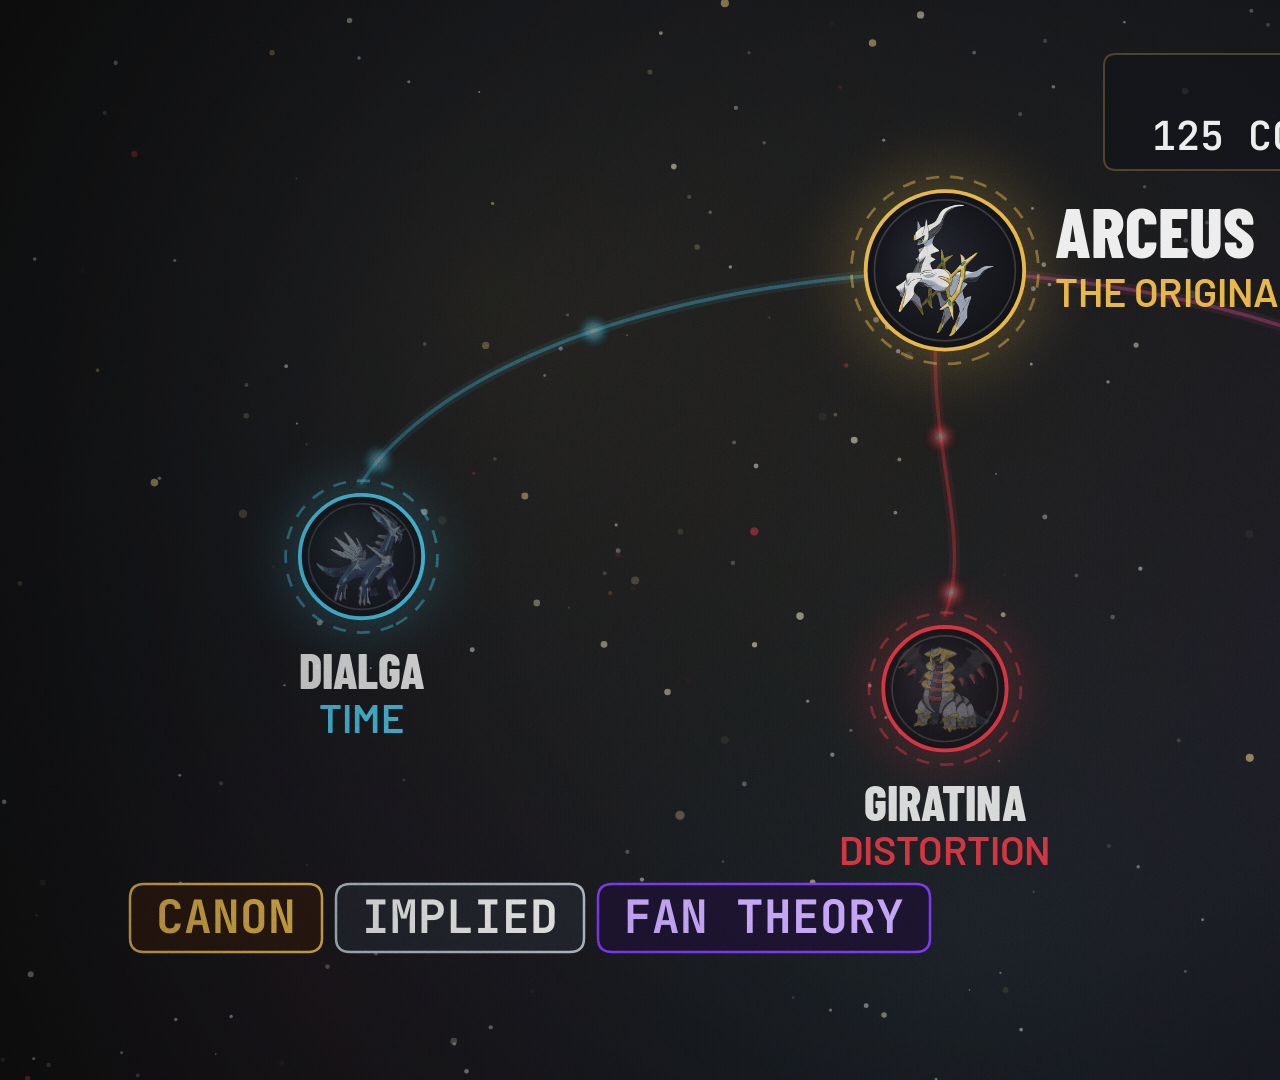
<file: segments/v2slice21/index.html>
<!DOCTYPE html>
<html lang="en"><head><meta charset="UTF-8"/>
<link rel="stylesheet" href="assets/fonts/fonts.css"/>
<style>
*{margin:0;padding:0;box-sizing:border-box}
html,body{width:1920px;height:1080px;overflow:hidden;background:#121212}
#root{position:relative;width:1920px;height:1080px;overflow:hidden;background:#121212}
canvas{display:block}
.preload{position:absolute;left:-9999px;top:0;width:10px;height:10px;visibility:hidden}
</style></head>
<body>
<div id="root" data-composition-id="main" data-start="0" data-duration="62.25" data-width="1920" data-height="1080">
<canvas id="cv" width="1920" height="1080"></canvas>
<img class="preload" id="art493" src="assets/art/art_493_hero.png"/>
<img class="preload" id="art483" src="assets/art/art_483_hero.png"/>
<img class="preload" id="art484" src="assets/art/art_484_hero.png"/>
<img class="preload" id="art487" src="assets/art/art_487_hero.png"/>
<img class="preload" id="art480" src="assets/art/art_480_hero.png"/>
<img class="preload" id="art481" src="assets/art/art_481_hero.png"/>
<img class="preload" id="art482" src="assets/art/art_482_hero.png"/>
</div>
<script src="assets/gsap.min.js"></script>
<script>
'use strict';
/* =====================================================================
   POKEZOM Ep.4 v2.1 — SLICE POLISH PASS (episode 00:50-01:50 + breath pads)
   Timeline = NEW slice time (62.25s): VO pads inserted at full-sentence
   stops ep 69.34 (+1.35s, Arceus cry rings full length) and ep 108.25
   (+0.90s, Giratina cry rings full length). All motion is a PURE
   FUNCTION of t (deterministic, seekable). No rAF, no CSS animation.
   Fixes vs v2: grid DELETED (organic nebula/stardust/grain), true
   broadcast type (badges 46px mono), three distinct hero framings,
   no cross-fade ghosting (bloom cuts + clip wipes), volumetric egg,
   real jagged rift tear, sequential final-beat clear.
   ===================================================================== */
const W = 1920, H = 1080, DUR = 62.25;
const cv = document.getElementById('cv');
const ctx = cv.getContext('2d');
const IMG = {};
['493','483','484','487','480','481','482'].forEach(n => { IMG[n] = document.getElementById('art' + n); });

const PAL = {
  plate:'#17181D', offWhite:'#EDEDED', silver:'#B4BCC6',
  gold:'#E6B84C', goldBright:'#F4D58D', goldSpec:'#FFD000',
  cyan:'#4BC8E8', cyanSpec:'#38BDF8', magenta:'#E0569B', crimson:'#E53946',
  crimsonSpec:'#FF3B5C', violet:'#7E3AF2',
  badges:{
    normal:{bg:'#D4D2C5',fg:'#121212',border:'#EAE8DC'},
    steel:{bg:'#B8C2CC',fg:'#121212',border:'#D7E0E8'},
    dragon:{bg:'#4F3A9E',fg:'#EDEDED',border:'#7560C4'},
    water:{bg:'#2B6CB0',fg:'#EDEDED',border:'#4E8FD4'},
    ghost:{bg:'#533A7B',fg:'#EDEDED',border:'#7B5DA8'},
    canon:{bg:'#2C1B12',fg:'#E6B84C',border:'#E6B84C'},
    implied:{bg:'#23262D',fg:'#EDEDED',border:'#B4BCC6'},
    theory:{bg:'#1D1430',fg:'#C4A6F5',border:'#7E3AF2'}
  }
};
const clamp=(v,a=0,b=1)=>Math.max(a,Math.min(b,v));
const lerp=(a,b,t)=>a+(b-a)*t;
const norm=(t,s,e)=>clamp((t-s)/(e-s),0,1);
const easeOutCubic=x=>1-Math.pow(1-x,3);
const easeInOutCubic=x=>(x<0.5?4*x*x*x:1-Math.pow(-2*x+2,3)/2);
const easeOutQuart=x=>1-Math.pow(1-x,4);
const easeOutExpo=x=>(x===1?1:1-Math.pow(2,-10*x));
function cubicBezierPoint(p0,p1,p2,p3,t){
  const u=1-t,tt=t*t,uu=u*u,uuu=uu*u,ttt=tt*t;
  return {x:uuu*p0.x+3*uu*t*p1.x+3*u*tt*p2.x+ttt*p3.x,
          y:uuu*p0.y+3*uu*t*p1.y+3*u*tt*p2.y+ttt*p3.y};
}
function createSeededRandom(seed){let s=seed>>>0;return()=>{s=(s*1664525+1013904223)>>>0;return s/4294967296;};}
function hexA(hex,a){
  const r=parseInt(hex.slice(1,3),16),g=parseInt(hex.slice(3,5),16),b=parseInt(hex.slice(5,7),16);
  return `rgba(${r},${g},${b},${a})`;
}
function textW(c,txt,font){ c.font=font; return c.measureText(txt).width; }

/* ---- deterministic particle fields ---- */
const rand = createSeededRandom(40125);
const starsFar = Array.from({length:150},()=>({
  x:rand()*W, y:rand()*H, r:0.8+rand()*1.7, phase:rand()*Math.PI*2, tw:0.5+rand()*1.6
}));
const starsNear = Array.from({length:60},()=>({
  x:rand()*W, y:rand()*H, r:1.6+rand()*2.2, speed:9+rand()*13, phase:rand()*Math.PI*2
}));
const embers = Array.from({length:85},(_,i)=>({
  x:rand()*W, y:rand()*H, radius:1.4+rand()*3.2, speedY:10+rand()*24,
  driftX:(rand()-0.5)*18, phase:rand()*Math.PI*2, alpha:0.16+rand()*0.48,
  isCrimson:i%4===0
}));
const shards = Array.from({length:22},(_,i)=>{
  const angle=(i/22)*Math.PI*2+(rand()-0.5)*0.35;
  return { baseX:1300+Math.cos(angle)*(250+rand()*320), baseY:560+Math.sin(angle)*(110+rand()*130),
    size:15+rand()*30, rot:rand()*Math.PI*2, rotSpeed:(rand()-0.5)*0.55,
    bobAmp:8+rand()*15, phase:rand()*Math.PI*2, sides:3+Math.floor(rand()*3),
    near:i%2===0, rimColor:i%2===0?PAL.crimson:PAL.violet };
});
const eggMotes = Array.from({length:36},(_,i)=>({
  ang:rand()*Math.PI*2, rad:150+rand()*130, speed:(0.25+rand()*0.5)*(i%2?1:-1),
  size:1.6+rand()*2.6, phase:rand()*Math.PI*2
}));
/* film grain: 4 seeded noise tiles, cycled by frame index (deterministic) */
const grainTiles=[], grainPats=[];
(function(){
  const gr=createSeededRandom(777);
  for(let k=0;k<4;k++){
    const tc=document.createElement('canvas'); tc.width=tc.height=256;
    const tg=tc.getContext('2d'); const id=tg.createImageData(256,256);
    for(let i=0;i<id.data.length;i+=4){
      const v=Math.floor(gr()*255);
      id.data[i]=id.data[i+1]=id.data[i+2]=v; id.data[i+3]=255;
    }
    tg.putImageData(id,0,0);
    grainTiles.push(tc); grainPats.push(ctx.createPattern(tc,'repeat'));
  }
})();
/* nebula haze blobs (organic depth, slow parallax drift) */
const nebula=[
  {x:480,y:280,r:720,color:'#E6B84C',a:0.050,ph:0.0,sp:0.11,dx:46,dy:26},
  {x:1500,y:720,r:820,color:'#7E3AF2',a:0.060,ph:2.1,sp:0.08,dx:38,dy:30},
  {x:1020,y:920,r:640,color:'#38BDF8',a:0.038,ph:4.2,sp:0.13,dx:52,dy:20},
  {x:300,y:980,r:520,color:'#FF3B5C',a:0.030,ph:1.2,sp:0.09,dx:30,dy:22}
];

/* ---- drawing primitives ---- */
function drawRoundedRect(c,x,y,w,h,r){
  const radius=Math.min(r,w/2,h/2);
  c.beginPath();
  c.moveTo(x+radius,y); c.lineTo(x+w-radius,y); c.quadraticCurveTo(x+w,y,x+w,y+radius);
  c.lineTo(x+w,y+h-radius); c.quadraticCurveTo(x+w,y+h,x+w-radius,y+h);
  c.lineTo(x+radius,y+h); c.quadraticCurveTo(x,y+h,x,y+h-radius);
  c.lineTo(x,y+radius); c.quadraticCurveTo(x,y,x+radius,y); c.closePath();
}
/* Type/verification pill — 46px JetBrains Mono (cap height ~33.5px), height 68. Returns width. */
const BADGE_FONT='700 46px "JetBrains Mono", monospace';
function badgeWidth(c,text){ return Math.ceil(textW(c,text,BADGE_FONT)+52); }
function drawTypeBadge(c,text,x,y,styleObj,align='left'){
  c.save();
  c.font=BADGE_FONT;
  const pillW=badgeWidth(c,text), pillH=68;
  const drawX=align==='center'?x-pillW/2:align==='right'?x-pillW:x;
  drawRoundedRect(c,drawX,y,pillW,pillH,14);
  c.fillStyle=styleObj.bg; c.fill();
  c.lineWidth=2.5; c.strokeStyle=styleObj.border; c.stroke();
  c.fillStyle=styleObj.fg; c.textAlign='center'; c.textBaseline='middle';
  c.fillText(text,drawX+pillW/2,y+pillH/2+2);
  c.restore();
  return pillW;
}
/* Obsidian glass editorial card. jagged=true swaps the accent bar for a torn strip. */
function drawEditorialCard(c,x,y,w,h,accentColor,alpha=1,jagged=false){
  c.save(); c.globalAlpha*=alpha;
  c.shadowColor='rgba(0,0,0,0.72)'; c.shadowBlur=32; c.shadowOffsetY=12;
  drawRoundedRect(c,x,y,w,h,16);
  const grad=c.createLinearGradient(x,y,x+w,y+h);
  grad.addColorStop(0,'#1B1D23'); grad.addColorStop(1,'#131418');
  c.fillStyle=grad; c.fill();
  c.shadowColor='transparent'; c.shadowBlur=0; c.shadowOffsetY=0;
  c.lineWidth=2; c.strokeStyle=hexA(accentColor,0.35); c.stroke();
  if(jagged){
    c.beginPath();
    const seg=7, x0=x, wBar=8;
    c.moveTo(x0+2,y+16);
    for(let i=1;i<=seg;i++){
      const yy=y+16+(h-32)*i/seg;
      c.lineTo(x0+2+(i%2?wBar:2),yy);
    }
    c.lineTo(x0+2,y+h-16); c.closePath();
    c.fillStyle=accentColor; c.fill();
  } else {
    drawRoundedRect(c,x,y+14,7,h-28,4); c.fillStyle=accentColor; c.fill();
  }
  c.restore();
}
function drawMedallionBase(c,cx,cy,r,accentColor,t,alpha=1){
  c.save(); c.globalAlpha*=alpha;
  const aura=c.createRadialGradient(cx,cy,r*0.25,cx,cy,r*2.15);
  aura.addColorStop(0,hexA(accentColor,0.33)); aura.addColorStop(0.55,hexA(accentColor,0.09));
  aura.addColorStop(1,'rgba(11,13,18,0)');
  c.fillStyle=aura; c.beginPath(); c.arc(cx,cy,r*2.15,0,Math.PI*2); c.fill();
  c.save(); c.translate(cx,cy); c.rotate(t*0.25);
  c.strokeStyle=hexA(accentColor,0.47); c.lineWidth=2.5; c.setLineDash([12,10]);
  c.beginPath(); c.arc(0,0,r+13,0,Math.PI*2); c.stroke(); c.setLineDash([]); c.restore();
  const coreGrad=c.createRadialGradient(cx-r*0.25,cy-r*0.25,r*0.1,cx,cy,r);
  coreGrad.addColorStop(0,'#23252E'); coreGrad.addColorStop(1,'#121317');
  c.fillStyle=coreGrad; c.beginPath(); c.arc(cx,cy,r,0,Math.PI*2); c.fill();
  c.lineWidth=3.5; c.strokeStyle=accentColor; c.stroke();
  c.lineWidth=1.5; c.strokeStyle='rgba(237,237,237,0.18)';
  c.beginPath(); c.arc(cx,cy,r-8,0,Math.PI*2); c.stroke();
  c.restore();
}
function drawNodeArt(c,img,cx,cy,r,alpha=1,dim=0){
  c.save(); c.globalAlpha*=alpha;
  c.beginPath(); c.arc(cx,cy,r-6,0,Math.PI*2); c.clip();
  const s=(r-6)*2;
  c.drawImage(img,cx-s/2,cy-s/2,s,s);
  if(dim>0){ c.fillStyle=`rgba(8,9,13,${dim})`; c.fillRect(cx-r,cy-r,r*2,r*2); }
  c.restore();
}
/* Hero art: volumetric rim glow + optional astrolabe ring (Arceus only). */
function drawHeroArt(c,img,cx,cy,size,accent,t,alpha=1,phase=0,ringStyle='none'){
  c.save(); c.globalAlpha*=alpha;
  const bobY=Math.sin(t*0.9+phase)*7;
  const breathe=1+0.012*Math.sin(t*0.7+phase);
  const yy=cy+bobY, ss=size*breathe;
  const aura=c.createRadialGradient(cx,yy,size*0.1,cx,yy,size*1.05);
  aura.addColorStop(0,hexA(accent,0.42)); aura.addColorStop(0.55,hexA(accent,0.14));
  aura.addColorStop(1,'rgba(11,13,18,0)');
  c.fillStyle=aura; c.beginPath(); c.arc(cx,yy,size*1.05,0,Math.PI*2); c.fill();
  if(ringStyle==='astrolabe'){
    c.save(); c.translate(cx,yy); c.rotate(t*0.18);
    c.strokeStyle=hexA(accent,0.5); c.lineWidth=3; c.setLineDash([16,12]);
    c.beginPath(); c.arc(0,0,size*0.60,0,Math.PI*2); c.stroke(); c.setLineDash([]); c.restore();
    c.strokeStyle=hexA(accent,0.85); c.lineWidth=2.5;
    c.beginPath(); c.arc(cx,yy,size*0.565,0,Math.PI*2); c.stroke();
  }
  c.save();
  c.shadowColor='rgba(0,0,0,0.65)'; c.shadowBlur=30; c.shadowOffsetY=16;
  c.drawImage(img,cx-ss/2,yy-ss/2,ss,ss);
  c.restore();
  c.restore();
}
function drawLineageThread(c,p0,p1,p2,p3,color,progress,t,alpha=1){
  if(progress<=0.001) return;
  c.save(); c.globalAlpha*=alpha;
  const steps=48, maxStep=Math.floor(steps*progress);
  c.beginPath();
  for(let i=0;i<=maxStep;i++){
    const pt=cubicBezierPoint(p0,p1,p2,p3,i/steps);
    if(i===0)c.moveTo(pt.x,pt.y); else c.lineTo(pt.x,pt.y);
  }
  c.strokeStyle=hexA(color,0.27); c.lineWidth=10; c.lineCap='round'; c.stroke();
  c.strokeStyle=color; c.lineWidth=3.2; c.stroke();
  if(progress<0.99){
    const head=cubicBezierPoint(p0,p1,p2,p3,progress);
    c.fillStyle='#EDEDED'; c.shadowColor=color; c.shadowBlur=18;
    c.beginPath(); c.arc(head.x,head.y,6,0,Math.PI*2); c.fill(); c.shadowBlur=0;
  }
  if(progress>0.35){
    for(let p=0;p<2;p++){
      const pulseT=(t*0.42+p*0.5)%1;
      if(pulseT<=progress){
        const pt=cubicBezierPoint(p0,p1,p2,p3,pulseT);
        const grad=c.createRadialGradient(pt.x,pt.y,1,pt.x,pt.y,18);
        grad.addColorStop(0,'#EDEDED'); grad.addColorStop(0.35,color); grad.addColorStop(1,'rgba(0,0,0,0)');
        c.fillStyle=grad; c.beginPath(); c.arc(pt.x,pt.y,18,0,Math.PI*2); c.fill();
      }
    }
  }
  c.restore();
}
/* expanding pulse rings (stage VFX) */
function fxPulseRings(color,speed,spacing,maxR=330){
  return (c,t,cx,cy)=>{
    c.save();
    for(let k=0;k<3;k++){
      const r=((t*speed+k*spacing)%maxR);
      const a=(1-r/maxR)*0.34;
      if(a<=0) continue;
      c.strokeStyle=hexA(color,a); c.lineWidth=2.5;
      c.beginPath(); c.arc(cx,cy,r,0,Math.PI*2); c.stroke();
    }
    c.restore();
  };
}

/* ---- vector emblems (showcase ports) ---- */
function drawArceusEmblem(c,cx,cy,scale,t,alpha=1){
  c.save(); c.globalAlpha*=alpha; c.translate(cx,cy); c.scale(scale,scale);
  c.strokeStyle=PAL.gold; c.lineWidth=4.5;
  c.beginPath(); c.arc(0,0,34,0,Math.PI*2); c.stroke();
  c.fillStyle=PAL.goldBright;
  for(let i=0;i<4;i++){
    c.save(); c.rotate((i*Math.PI)/2);
    c.beginPath(); c.moveTo(0,-48); c.lineTo(8,-14); c.lineTo(0,-6); c.lineTo(-8,-14); c.closePath(); c.fill(); c.restore();
  }
  const pulse=0.78+0.22*Math.sin(t*3.5);
  for(let i=0;i<4;i++){
    const ang=(i*Math.PI)/2+Math.PI/4, jx=Math.cos(ang)*34, jy=Math.sin(ang)*34;
    c.fillStyle='#34D399'; c.globalAlpha=alpha*pulse;
    c.beginPath(); c.arc(jx,jy,4.5,0,Math.PI*2); c.fill();
    c.globalAlpha=alpha; c.strokeStyle=PAL.goldBright; c.lineWidth=2; c.stroke();
  }
  c.fillStyle='#121212'; c.strokeStyle=PAL.gold; c.lineWidth=3;
  c.beginPath(); c.moveTo(0,-11); c.lineTo(11,0); c.lineTo(0,11); c.lineTo(-11,0); c.closePath(); c.fill(); c.stroke();
  c.restore();
}
function drawDialgaEmblem(c,cx,cy,scale,t,alpha=1){
  c.save(); c.globalAlpha*=alpha; c.translate(cx,cy); c.scale(scale,scale);
  c.strokeStyle=PAL.cyan; c.lineWidth=3.5;
  c.beginPath(); c.arc(0,0,38,0,Math.PI*2); c.stroke();
  for(let i=0;i<12;i++){
    const ang=(i/12)*Math.PI*2, inner=i%3===0?27:31;
    c.strokeStyle=i%3===0?'#EDEDED':PAL.cyan; c.lineWidth=i%3===0?3:2;
    c.beginPath(); c.moveTo(Math.cos(ang)*inner,Math.sin(ang)*inner);
    c.lineTo(Math.cos(ang)*37,Math.sin(ang)*37); c.stroke();
  }
  c.strokeStyle='#EDEDED'; c.lineWidth=3.2; c.lineCap='round';
  c.beginPath(); c.moveTo(0,0);
  c.lineTo(Math.cos(t*0.8-Math.PI/2)*23,Math.sin(t*0.8-Math.PI/2)*23); c.stroke();
  c.strokeStyle=PAL.cyan; c.lineWidth=2.4;
  c.beginPath(); c.moveTo(0,0);
  c.lineTo(Math.cos(t*2.8-Math.PI/2)*30,Math.sin(t*2.8-Math.PI/2)*30); c.stroke();
  c.fillStyle=PAL.cyan;
  c.beginPath(); c.moveTo(0,-12); c.lineTo(9,0); c.lineTo(0,12); c.lineTo(-9,0); c.closePath(); c.fill();
  c.strokeStyle='#EDEDED'; c.lineWidth=2; c.stroke();
  c.restore();
}
function drawPalkiaEmblem(c,cx,cy,scale,t,alpha=1){
  c.save(); c.globalAlpha*=alpha; c.translate(cx,cy); c.scale(scale,scale);
  const ringAngles=[0.45+t*0.25,-0.45-t*0.2,Math.PI/2+t*0.15];
  ringAngles.forEach((ang,idx)=>{
    c.save(); c.rotate(ang);
    c.strokeStyle=idx===0?PAL.magenta:idx===1?'#F294C3':'rgba(237,237,237,0.65)';
    c.lineWidth=idx===2?2.2:3.2;
    c.beginPath(); c.ellipse(0,0,40,15,0,0,Math.PI*2); c.stroke(); c.restore();
  });
  const pearl=c.createRadialGradient(-4,-4,2,0,0,14);
  pearl.addColorStop(0,'#FFF0F6'); pearl.addColorStop(0.55,PAL.magenta); pearl.addColorStop(1,'#751D4A');
  c.fillStyle=pearl; c.beginPath(); c.arc(0,0,13,0,Math.PI*2); c.fill();
  c.strokeStyle='#EDEDED'; c.lineWidth=2; c.stroke();
  c.restore();
}
function drawGiratinaEmblem(c,cx,cy,scale,t,alpha=1){
  c.save(); c.globalAlpha*=alpha; c.translate(cx,cy); c.scale(scale,scale);
  c.strokeStyle=PAL.violet; c.lineWidth=2.5;
  c.beginPath(); c.arc(0,0,36,0,Math.PI*2); c.stroke();
  c.fillStyle=PAL.gold; c.strokeStyle='#121212'; c.lineWidth=2;
  [-1,1].forEach(dir=>{
    c.save(); c.scale(dir,1);
    c.beginPath(); c.moveTo(5,-6); c.quadraticCurveTo(28,-14,38,-36);
    c.quadraticCurveTo(32,-2,14,14); c.closePath(); c.fill(); c.stroke();
    c.beginPath(); c.moveTo(8,12); c.lineTo(31,20); c.lineTo(14,29); c.closePath(); c.fill(); c.stroke();
    c.restore();
  });
  c.fillStyle='#17181E'; c.strokeStyle=PAL.gold; c.lineWidth=2.5;
  c.beginPath(); c.moveTo(0,-24); c.lineTo(15,-4); c.lineTo(10,22); c.lineTo(0,32);
  c.lineTo(-10,22); c.lineTo(-15,-4); c.closePath(); c.fill(); c.stroke();
  const eyeGlow=0.8+0.2*Math.sin(t*6);
  c.fillStyle=PAL.crimson; c.shadowColor=PAL.crimson; c.shadowBlur=12*eyeGlow;
  c.beginPath(); c.moveTo(-10,-2); c.lineTo(-3,2); c.lineTo(-9,6); c.closePath(); c.fill();
  c.beginPath(); c.moveTo(10,-2); c.lineTo(3,2); c.lineTo(9,6); c.closePath(); c.fill();
  c.restore();
}
/* ---- Cosmic Egg v2: volumetric golden relic (rays, motes, core, specular) ---- */
function drawAstrolabeRing(c,cx,cy,radius,speed,dash,color,lineW,nodes,t){
  c.save(); c.translate(cx,cy); c.rotate(t*speed);
  c.strokeStyle=color; c.lineWidth=lineW;
  if(dash)c.setLineDash(dash);
  c.beginPath(); c.arc(0,0,radius,0,Math.PI*2); c.stroke(); c.setLineDash([]);
  for(let k=0;k<nodes;k++){
    const a=(k/nodes)*Math.PI*2;
    c.fillStyle=k%2===0?PAL.goldBright:'#EDEDED';
    c.beginPath(); c.arc(Math.cos(a)*radius,Math.sin(a)*radius,k%2===0?4:2.5,0,Math.PI*2); c.fill();
  }
  c.restore();
}
function drawEgg(c,cx,cy,appear,t,pulseTimes=[]){
  c.save();
  /* rotating ray corona (additive) */
  c.save(); c.globalCompositeOperation='lighter';
  c.translate(cx,cy); c.rotate(t*0.05);
  for(let i=0;i<12;i++){
    const a=(i/12)*Math.PI*2 + Math.sin(t*0.4+i)*0.02;
    const len=300+60*Math.sin(t*0.7+i*1.7);
    const g=c.createLinearGradient(0,0,Math.cos(a)*len,Math.sin(a)*len);
    g.addColorStop(0,'rgba(230,184,76,0.10)'); g.addColorStop(1,'rgba(230,184,76,0)');
    c.fillStyle=g;
    c.beginPath(); c.moveTo(0,0);
    c.lineTo(Math.cos(a-0.045)*len,Math.sin(a-0.045)*len);
    c.lineTo(Math.cos(a+0.045)*len,Math.sin(a+0.045)*len);
    c.closePath(); c.fill();
  }
  c.restore();
  /* halo */
  const glow=c.createRadialGradient(cx,cy,18,cx,cy,300);
  glow.addColorStop(0,'rgba(230,184,76,0.45)'); glow.addColorStop(0.5,'rgba(230,184,76,0.11)');
  glow.addColorStop(1,'rgba(11,13,18,0)');
  c.fillStyle=glow; c.beginPath(); c.arc(cx,cy,300,0,Math.PI*2); c.fill();
  /* ground shadow */
  c.save(); c.translate(cx,cy+178); c.scale(1,0.24);
  const sh=c.createRadialGradient(0,0,8,0,0,190);
  sh.addColorStop(0,'rgba(0,0,0,0.55)'); sh.addColorStop(1,'rgba(0,0,0,0)');
  c.fillStyle=sh; c.beginPath(); c.arc(0,0,190,0,Math.PI*2); c.fill(); c.restore();
  drawAstrolabeRing(c,cx,cy,142*appear,0.35,[18,14],'rgba(230,184,76,0.65)',2.5,8,t);
  drawAstrolabeRing(c,cx,cy,186*appear,-0.22,[6,12],'rgba(237,237,237,0.25)',2.0,12,t);
  drawAstrolabeRing(c,cx,cy,226*appear,0.14,null,'rgba(230,184,76,0.18)',2.0,4,t);
  /* orbiting gold motes */
  c.save();
  for(const m of eggMotes){
    const a=m.ang+t*m.speed;
    const mx=cx+Math.cos(a)*m.rad*appear, my=cy+Math.sin(a)*m.rad*0.82*appear;
    const tw=0.5+0.5*Math.sin(t*2.2+m.phase);
    c.globalAlpha=0.25+0.55*tw; c.fillStyle=PAL.goldBright;
    c.beginPath(); c.arc(mx,my,m.size,0,Math.PI*2); c.fill();
  }
  c.restore();
  /* shell */
  let pulse=1+0.10*Math.exp(-Math.pow(t-16.38,2)/0.08); /* VO heartbeat (ep 66.38) */
  for(const pt of pulseTimes) pulse*=1+0.07*Math.exp(-Math.pow(t-pt,2)/0.10);
  c.save(); c.translate(cx,cy);
  const eggScale=(0.72+0.28*appear)*(1+0.025*Math.sin(t*3.2))*pulse;
  c.scale(eggScale,eggScale);
  const shellPath=()=>{
    c.beginPath();
    c.moveTo(0,-104);
    c.bezierCurveTo(64,-104,84,-14,74,48);
    c.bezierCurveTo(66,94,34,112,0,112);
    c.bezierCurveTo(-34,112,-66,94,-74,48);
    c.bezierCurveTo(-84,-14,-64,-104,0,-104);
    c.closePath();
  };
  shellPath();
  const shellGrad=c.createRadialGradient(-22,-32,10,0,10,125);
  shellGrad.addColorStop(0,'#FFF2CC'); shellGrad.addColorStop(0.38,PAL.gold);
  shellGrad.addColorStop(0.82,'#8F6A1E'); shellGrad.addColorStop(1,'#2D220D');
  c.fillStyle=shellGrad; c.fill();
  /* inner core glow showing through the shell */
  c.save(); shellPath(); c.clip();
  const core=c.createRadialGradient(0,26,4,0,26,95);
  core.addColorStop(0,'rgba(255,246,200,0.55)'); core.addColorStop(0.55,'rgba(255,214,90,0.20)');
  core.addColorStop(1,'rgba(255,214,90,0)');
  c.fillStyle=core; c.fillRect(-110,-120,220,240);
  /* specular highlight */
  const spec=c.createRadialGradient(-30,-46,2,-30,-46,58);
  spec.addColorStop(0,'rgba(255,255,255,0.50)'); spec.addColorStop(1,'rgba(255,255,255,0)');
  c.fillStyle=spec; c.beginPath(); c.arc(-30,-46,58,0,Math.PI*2); c.fill();
  c.restore();
  shellPath();
  c.lineWidth=3.5; c.strokeStyle=PAL.goldBright; c.stroke();
  c.strokeStyle='rgba(255,244,212,0.55)'; c.lineWidth=2;
  c.beginPath(); c.ellipse(0,6,36,102,0,0,Math.PI*2); c.stroke();
  c.beginPath(); c.ellipse(0,14,74,20,0,0,Math.PI); c.stroke();
  c.restore();
  /* rising sparks below */
  c.save();
  for(let i=0;i<14;i++){
    const ph=((t*0.55+i/14)%1);
    const sx=cx+Math.sin(i*7.3)*120*(1-ph*0.4), sy=cy+170-ph*120;
    c.globalAlpha=0.5*(1-ph); c.fillStyle=i%3?PAL.goldBright:PAL.gold;
    c.beginPath(); c.arc(sx,sy,2.4*(1-ph)+0.8,0,Math.PI*2); c.fill();
  }
  c.restore();
  c.restore();
}
/* ---- Giratina rift: jagged dimensional TEAR (plasma core, glowing edges) ---- */
const RIFT_PTS=[{x:1330,y:140},{x:1308,y:240},{x:1346,y:330},{x:1312,y:420},{x:1330,y:505},{x:1278,y:585},{x:1218,y:560},{x:1168,y:650},{x:1118,y:640},{x:1078,y:730}];
const RIFT_W=[10,26,40,48,52,44,36,30,22,12];
function riftEdges(t,open01,surge){
  const L=[],R=[];
  for(let i=0;i<RIFT_PTS.length;i++){
    const p=RIFT_PTS[i];
    const pn=RIFT_PTS[Math.min(i+1,RIFT_PTS.length-1)], pp=RIFT_PTS[Math.max(i-1,0)];
    let dx=pn.x-pp.x, dy=pn.y-pp.y; const m=Math.hypot(dx,dy)||1; dx/=m; dy/=m;
    const w=RIFT_W[i]*open01*(1+0.25*surge);
    const jx=Math.sin(t*17+i*2.3)*2.2*open01, jy=Math.cos(t*15+i*1.9)*2.2*open01;
    L.push({x:p.x-dy*w+jx, y:p.y+dx*w+jy});
    R.push({x:p.x+dy*w+jx, y:p.y-dx*w+jy});
  }
  return {L,R};
}
function drawRiftTear(c,t,open01,surge){
  if(open01<=0.003) return;
  const {L,R}=riftEdges(t,open01,surge);
  const poly=(pts)=>{ c.beginPath(); c.moveTo(pts[0].x,pts[0].y); for(let i=1;i<pts.length;i++)c.lineTo(pts[i].x,pts[i].y); };
  const tearPath=()=>{ poly(L); for(let i=R.length-1;i>=0;i--)c.lineTo(R[i].x,R[i].y); c.closePath(); };
  c.save();
  /* outer glow along centerline */
  poly(RIFT_PTS);
  c.strokeStyle='rgba(126,58,242,0.40)'; c.lineWidth=90*open01+10; c.lineJoin='round'; c.lineCap='round';
  c.shadowColor=PAL.crimson; c.shadowBlur=42; c.stroke();
  c.shadowBlur=0;
  /* dark interior body */
  tearPath();
  const bg=c.createLinearGradient(0,140,0,760);
  bg.addColorStop(0,'#150824'); bg.addColorStop(0.5,'#230B2C'); bg.addColorStop(1,'#120818');
  c.fillStyle=bg; c.fill();
  /* plasma core (narrow inner tear, additive, flickering) */
  const Lc=[],Rc=[];
  for(let i=0;i<RIFT_PTS.length;i++){
    Lc.push({x:lerp(RIFT_PTS[i].x,L[i].x,0.34), y:lerp(RIFT_PTS[i].y,L[i].y,0.34)});
    Rc.push({x:lerp(RIFT_PTS[i].x,R[i].x,0.34), y:lerp(RIFT_PTS[i].y,R[i].y,0.34)});
  }
  c.save(); c.globalCompositeOperation='lighter';
  c.beginPath(); poly(Lc); for(let i=Rc.length-1;i>=0;i--)c.lineTo(Rc[i].x,Rc[i].y); c.closePath();
  const pg=c.createLinearGradient(0,140,0,760);
  const fl=0.80+0.20*Math.sin(t*23.0);
  pg.addColorStop(0,'rgba(255,190,200,'+(0.85*fl)+')'); pg.addColorStop(0.5,'rgba(255,80,110,'+(0.95*fl)+')');
  pg.addColorStop(1,'rgba(160,60,255,'+(0.85*fl)+')');
  c.fillStyle=pg; c.fill();
  c.restore();
  /* glowing torn edges */
  poly(L); c.strokeStyle=PAL.crimsonSpec; c.lineWidth=3; c.shadowColor=PAL.crimson; c.shadowBlur=16; c.stroke();
  poly(R); c.strokeStyle='#B07CFF'; c.shadowColor=PAL.violet; c.stroke();
  c.shadowBlur=0;
  poly(L); c.strokeStyle='rgba(255,235,238,0.85)'; c.lineWidth=1.2; c.stroke();
  /* tendrils */
  c.save(); c.lineWidth=2;
  [2,4,6].forEach((pi,k)=>{
    const p=RIFT_PTS[pi], dir=k%2?1:-1;
    const fl=0.35+0.30*Math.sin(t*13+k*2.1);
    c.strokeStyle=`rgba(255,59,92,${fl})`;
    c.beginPath(); c.moveTo(p.x,p.y);
    c.lineTo(p.x+dir*58,p.y+22*(k-1));
    c.lineTo(p.x+dir*118,p.y+44*(k-1)+10); c.stroke();
  });
  c.restore();
  /* traveling energy pulses */
  for(let k=0;k<3;k++){
    const pt=cubicBezierPoint(RIFT_PTS[0],RIFT_PTS[3],RIFT_PTS[6],RIFT_PTS[9],(t*0.45+k/3)%1);
    const g=c.createRadialGradient(pt.x,pt.y,1,pt.x,pt.y,20);
    g.addColorStop(0,'#FFFFFF'); g.addColorStop(0.4,PAL.crimsonSpec); g.addColorStop(1,'rgba(0,0,0,0)');
    c.fillStyle=g; c.beginPath(); c.arc(pt.x,pt.y,20,0,Math.PI*2); c.fill();
  }
  c.restore();
}
function drawShards(c,t,stageAlpha){
  const burst=easeOutCubic(norm(t,55.7,56.7));
  for(const sh of shards){
    const par=sh.near?22:10;
    const sx=lerp(1280,sh.baseX,burst)+Math.sin(t*0.5+sh.phase)*par;
    const sy=lerp(470,sh.baseY,burst)+Math.sin(t*1.1+sh.phase)*sh.bobAmp;
    c.save(); c.globalAlpha*=stageAlpha*(sh.near?0.85:0.55);
    c.translate(sx,sy); c.rotate(sh.rot+t*sh.rotSpeed);
    c.beginPath();
    for(let v=0;v<sh.sides;v++){
      const a=(v/sh.sides)*Math.PI*2, rad=sh.size*(v%2===0?1:0.62);
      const vx=Math.cos(a)*rad, vy=Math.sin(a)*rad;
      if(v===0)c.moveTo(vx,vy); else c.lineTo(vx,vy);
    }
    c.closePath(); c.fillStyle='#15151C'; c.fill();
    c.lineWidth=2; c.strokeStyle=sh.rimColor+'AA'; c.stroke();
    c.restore();
  }
}
/* ---- background: obsidian gradient, nebula haze, stardust parallax, embers. NO GRID. ---- */
function drawBackground(c,t){
  const crimsonTint=easeOutCubic(norm(t,54.36,55.2));
  const bgGrad=c.createRadialGradient(960,470,120,960,540,1180);
  bgGrad.addColorStop(0,crimsonTint>0.01?'#241419':'#1E1E1E');
  bgGrad.addColorStop(0.55,'#16181D'); bgGrad.addColorStop(1,'#121212');
  c.fillStyle=bgGrad; c.fillRect(0,0,W,H);
  /* nebula haze */
  c.save(); c.globalCompositeOperation='lighter';
  for(const n of nebula){
    const nx=n.x+Math.sin(t*n.sp+n.ph)*n.dx, ny=n.y+Math.cos(t*n.sp*0.8+n.ph)*n.dy;
    const g=c.createRadialGradient(nx,ny,10,nx,ny,n.r);
    g.addColorStop(0,hexA(n.color,n.a)); g.addColorStop(1,'rgba(0,0,0,0)');
    c.fillStyle=g; c.beginPath(); c.arc(nx,ny,n.r,0,Math.PI*2); c.fill();
  }
  c.restore();
  /* far stars (twinkle) */
  c.save();
  for(const s of starsFar){
    const tw=0.35+0.65*(0.5+0.5*Math.sin(t*s.tw+s.phase));
    c.globalAlpha=0.5*tw; c.fillStyle='#DDE6F2';
    c.beginPath(); c.arc(s.x,s.y,s.r,0,Math.PI*2); c.fill();
  }
  c.restore();
  /* near stardust (parallax drift) */
  c.save();
  for(const s of starsNear){
    const py=(s.y + t*s.speed)%H;
    const px=s.x + Math.sin(t*0.4+s.phase)*18;
    const tw=0.45+0.55*(0.5+0.5*Math.sin(t*1.8+s.phase));
    c.globalAlpha=0.55*tw; c.fillStyle='#F2E8CF';
    c.beginPath(); c.arc(px,py,s.r,0,Math.PI*2); c.fill();
  }
  c.restore();
  /* embers */
  c.save();
  const crimsonAll = t>=54.36;
  for(const p of embers){
    const py=(p.y - t*p.speedY + H*4)%H;
    const px=(p.x + Math.sin(t*0.7+p.phase)*26 + t*p.driftX + W*4)%W;
    const twinkle=0.55+0.45*Math.sin(t*2.4+p.phase);
    c.globalAlpha=p.alpha*twinkle;
    c.fillStyle=(p.isCrimson||crimsonAll&&p.isCrimson)?PAL.crimson:PAL.goldBright;
    if(crimsonAll && p.isCrimson) c.fillStyle=PAL.crimson;
    c.beginPath(); c.arc(px,py,p.radius,0,Math.PI*2); c.fill();
  }
  c.restore();
}
function drawGrain(c,t){
  const frame=Math.round(t*60);
  const pat=grainPats[((frame%4)+4)%4];
  c.save(); c.globalAlpha=0.055; c.globalCompositeOperation='overlay';
  c.translate(-((frame*37)%256),-((frame*53)%256));
  c.fillStyle=pat; c.fillRect(0,0,W+256,H+256);
  c.restore();
}
/* ---- constellation map ---- */
const MAP = {
  apex:{x:960,y:285},
  dialga:{x:430,y:545}, palkia:{x:1490,y:545}, giratina:{x:960,y:665}
};
function mapThreads(c,t,mode,flare=0){
  const a=(mode==='lit'?1:0.32)*(1+flare*0.7);
  drawLineageThread(c,{x:960,y:285},{x:640,y:300},{x:480,y:400},{x:430,y:478},PAL.cyan,1,t,a);
  drawLineageThread(c,{x:960,y:285},{x:1280,y:300},{x:1440,y:400},{x:1490,y:478},PAL.magenta,1,t,a);
  drawLineageThread(c,{x:960,y:285},{x:930,y:420},{x:990,y:520},{x:960,y:598},PAL.crimson,1,t,a);
}
function drawMapNode(c,node,img,accent,name,sub,t,alpha,artAlpha){
  drawMedallionBase(c,node.x,node.y,56,accent,t,alpha);
  drawNodeArt(c,img,node.x,node.y,56,artAlpha,0);
  c.save(); c.globalAlpha*=alpha;
  c.textAlign='center'; c.textBaseline='alphabetic';
  c.font='800 44px "Barlow Condensed", sans-serif'; c.fillStyle=PAL.offWhite;
  c.fillText(name,node.x,node.y+120);
  if(sub){
    c.font='600 36px "Barlow", sans-serif'; c.fillStyle=accent;
    c.fillText(sub,node.x,node.y+160);
  }
  c.restore();
}
function drawMap(c,t,mode,flare=0){
  mapThreads(c,t,mode,flare);
  if(flare>0.01){
    const g=c.createRadialGradient(MAP.apex.x,MAP.apex.y,8,MAP.apex.x,MAP.apex.y,320);
    g.addColorStop(0,`rgba(255,224,130,${0.5*flare})`); g.addColorStop(1,'rgba(255,224,130,0)');
    c.fillStyle=g; c.beginPath(); c.arc(MAP.apex.x,MAP.apex.y,320,0,Math.PI*2); c.fill();
  }
  drawMedallionBase(c,MAP.apex.x,MAP.apex.y,72,PAL.gold,t,1);
  drawNodeArt(c,IMG['493'],MAP.apex.x,MAP.apex.y,72,1,0);
  c.save(); c.textAlign='left'; c.textBaseline='alphabetic';
  c.font='800 64px "Barlow Condensed", sans-serif'; c.fillStyle=PAL.offWhite;
  c.fillText('ARCEUS',1060,274);
  c.font='600 36px "Barlow", sans-serif'; c.fillStyle=PAL.gold;
  c.fillText('THE ORIGINAL ONE',1060,318);
  c.restore();
  const trioAlpha = mode==='lit'?1:0.9;
  const artA = mode==='lit'?1:0.45;
  drawMapNode(c,MAP.dialga,IMG['483'],PAL.cyan,'DIALGA','TIME',t,trioAlpha,artA);
  drawMapNode(c,MAP.palkia,IMG['484'],PAL.magenta,'PALKIA','SPACE',t,trioAlpha,artA);
  drawMapNode(c,MAP.giratina,IMG['487'],PAL.crimson,'GIRATINA','DISTORTION',t,trioAlpha,artA);
}

/* ---- hero cards: THREE distinct layouts, widths measured from content ---- */
function badgesRowWidth(c,badges){
  let w=0; badges.forEach(([txt],i)=>{ w+=badgeWidth(c,txt)+(i?14:0); }); return w;
}
function drawSplitCard(c,t,cfg){
  const nameW=textW(c,cfg.name,'800 92px "Barlow Condensed", sans-serif');
  const subW=textW(c,cfg.sub,'600 42px "Barlow", sans-serif');
  const factW=textW(c,cfg.fact,'500 40px "Barlow", sans-serif');
  let bw=badgesRowWidth(c,cfg.badges); if(cfg.badgesWExtra) bw+=cfg.badgesWExtra;
  const w=124+Math.max(nameW,subW,bw,factW)+44, h=cfg.h||330;
  const x=cfg.x, y=cfg.y, alpha=cfg.alpha===undefined?1:cfg.alpha;
  drawEditorialCard(c,x,y,w,h,cfg.accent,alpha,cfg.jagged||false);
  c.save(); c.globalAlpha*=alpha;
  if(cfg.emblem) cfg.emblem(c,x+62,y+84,0.72,t,alpha);
  const tx=x+124;
  c.textAlign='left'; c.textBaseline='alphabetic';
  c.font='800 92px "Barlow Condensed", sans-serif'; c.fillStyle=PAL.offWhite;
  c.fillText(cfg.name,tx,y+104);
  c.font='600 42px "Barlow", sans-serif'; c.fillStyle=cfg.accent;
  c.fillText(cfg.sub,tx,y+162);
  let bx=tx;
  for(const [txt,st] of cfg.badges){ bx+=drawTypeBadge(c,txt,bx,y+190,PAL.badges[st],'left')+14; }
  if(cfg.classPill) cfg.classPill(c,bx,y+190,t);
  if(cfg.chipLine) cfg.chipLine(c,tx,y,t);
  c.font='500 40px "Barlow", sans-serif'; c.fillStyle=PAL.silver;
  c.fillText(cfg.fact,tx,y+(cfg.factDy||302));
  c.restore();
  return {w,h};
}
function drawLowerThirdCard(c,t,cfg){
  const nameW=textW(c,cfg.name,'800 88px "Barlow Condensed", sans-serif');
  const bw=badgesRowWidth(c,cfg.badges);
  const subW=textW(c,cfg.sub,'600 40px "Barlow", sans-serif');
  const factW=textW(c,cfg.fact,'500 40px "Barlow", sans-serif');
  const w=Math.max(118+nameW+34+bw, 118+subW+44+factW)+44;
  const x=(W-w)/2, y=796, h=196, alpha=cfg.alpha===undefined?1:cfg.alpha;
  drawEditorialCard(c,x,y,w,h,cfg.accent,alpha,false);
  c.save(); c.globalAlpha*=alpha;
  drawRoundedRect(c,x+18,y+10,w-36,6,3); c.fillStyle=cfg.accent; c.fill();
  if(cfg.emblem) cfg.emblem(c,x+62,y+104,0.78,t,alpha);
  c.textAlign='left'; c.textBaseline='alphabetic';
  c.font='800 88px "Barlow Condensed", sans-serif'; c.fillStyle=PAL.offWhite;
  c.fillText(cfg.name,x+118,y+102);
  let bx=x+w-44-bw;
  for(const [txt,st] of cfg.badges){ bx+=drawTypeBadge(c,txt,bx,y+30,PAL.badges[st],'left')+14; }
  c.font='600 40px "Barlow", sans-serif'; c.fillStyle=cfg.accent;
  c.fillText(cfg.sub,x+118,y+166);
  c.font='500 40px "Barlow", sans-serif'; c.fillStyle=PAL.silver; c.textAlign='right';
  c.fillText(cfg.fact,x+w-44,y+166);
  c.restore();
  return {w,h};
}
function drawTallCard(c,t,cfg){
  const nameW=textW(c,cfg.name,'800 92px "Barlow Condensed", sans-serif');
  const subW=textW(c,cfg.sub,'600 42px "Barlow", sans-serif');
  const factW=textW(c,cfg.fact,'500 40px "Barlow", sans-serif');
  const bw=badgesRowWidth(c,cfg.badges);
  const w=110+Math.max(nameW,subW,bw,factW)+40, h=400;
  const x=1824-w, y=cfg.y, alpha=cfg.alpha===undefined?1:cfg.alpha;
  drawEditorialCard(c,x,y,w,h,cfg.accent,alpha,false);
  c.save(); c.globalAlpha*=alpha;
  if(cfg.emblem) cfg.emblem(c,x+58,y+64,0.66,t,alpha);
  const tx=x+110;
  c.textAlign='left'; c.textBaseline='alphabetic';
  c.font='800 92px "Barlow Condensed", sans-serif'; c.fillStyle=PAL.offWhite;
  c.fillText(cfg.name,tx,y+102);
  c.font='600 42px "Barlow", sans-serif'; c.fillStyle=cfg.accent;
  c.fillText(cfg.sub,tx,y+158);
  let bx=tx;
  for(const [txt,st] of cfg.badges){ bx+=drawTypeBadge(c,txt,bx,y+184,PAL.badges[st],'left')+14; }
  c.font='500 40px "Barlow", sans-serif'; c.fillStyle=PAL.silver;
  c.fillText(cfg.fact,tx,y+292);
  /* decorative orbital motif */
  c.save(); c.translate(x+w/2,y+348); c.rotate(t*0.2);
  c.strokeStyle=hexA(cfg.accent,0.45); c.lineWidth=2.5;
  c.beginPath(); c.ellipse(0,0,120,42,0,0,Math.PI*2); c.stroke();
  c.rotate(-t*0.35); c.strokeStyle='rgba(237,237,237,0.28)';
  c.beginPath(); c.ellipse(0,0,120,42,0.5,0,Math.PI*2); c.stroke();
  c.restore();
  c.restore();
  return {w,h};
}
/* MAP2 creation beat: dim map -> eggs descend -> threads trace -> nodes light */
function drawMap2(c,t){
  const flare43=Math.sin(Math.PI*norm(t,43.6,44.3));
  mapThreads(c,t,'dim',flare43*0.6);
  drawLineageThread(c,{x:960,y:285},{x:640,y:300},{x:480,y:400},{x:430,y:478},PAL.cyan,easeInOutCubic(norm(t,45.5,46.5)),t,1);
  drawLineageThread(c,{x:960,y:285},{x:1280,y:300},{x:1440,y:400},{x:1490,y:478},PAL.magenta,easeInOutCubic(norm(t,45.65,46.65)),t,1);
  drawLineageThread(c,{x:960,y:285},{x:930,y:420},{x:990,y:520},{x:960,y:598},PAL.crimson,easeInOutCubic(norm(t,45.8,46.8)),t,1);
  drawMedallionBase(c,MAP.apex.x,MAP.apex.y,72,PAL.gold,t,1);
  drawNodeArt(c,IMG['493'],MAP.apex.x,MAP.apex.y,72,1,0);
  c.save(); c.textAlign='left'; c.textBaseline='alphabetic';
  c.font='800 64px "Barlow Condensed", sans-serif'; c.fillStyle=PAL.offWhite;
  c.fillText('ARCEUS',1060,274);
  c.font='600 36px "Barlow", sans-serif'; c.fillStyle=PAL.gold;
  c.fillText('THE ORIGINAL ONE',1060,318);
  c.restore();
  const lightT=norm(t,46.7,47.1);
  const nodes=[[MAP.dialga,'483',PAL.cyan,'DIALGA','TIME'],[MAP.palkia,'484',PAL.magenta,'PALKIA','SPACE'],[MAP.giratina,'487',PAL.crimson,'GIRATINA','DISTORTION']];
  for(const [nd,img,acc,nm,sb] of nodes){
    drawMedallionBase(c,nd.x,nd.y,56,acc,t,0.9);
    drawNodeArt(c,IMG[img],nd.x,nd.y,56,lerp(0.45,1,lightT),lerp(0.35,0,lightT));
    if(lightT>0.01){
      c.save(); c.globalAlpha*=lightT;
      c.textAlign='center'; c.textBaseline='alphabetic';
      c.font='800 44px "Barlow Condensed", sans-serif'; c.fillStyle=PAL.offWhite;
      c.fillText(nm,nd.x,nd.y+120);
      c.font='600 36px "Barlow", sans-serif'; c.fillStyle=acc;
      c.fillText(sb,nd.x,nd.y+160);
      c.restore();
    }
  }
  const eggA=norm(t,44.9,45.15)*(1-norm(t,45.5,45.85));
  if(eggA>0.01){
    for(const nd of [MAP.dialga,MAP.palkia,MAP.giratina]){
      const ey=lerp(nd.y-190,nd.y-8,easeOutCubic(norm(t,44.9,45.5)));
      c.save(); c.globalAlpha*=eggA; c.translate(nd.x,ey); c.scale(0.30,0.30);
      drawEgg(c,0,0,1,t);
      c.restore();
    }
  }
}
/* ---- HUD (top-right only; top-left kept clear for TV title) ---- */
function drawHUD(c,t){
  const a=easeOutCubic(norm(t,0.3,1.0));
  if(a<=0.005) return;
  c.save(); c.globalAlpha=a;
  drawRoundedRect(c,1104,54,720,116,12);
  c.fillStyle='rgba(20,21,26,0.78)'; c.fill();
  c.lineWidth=2; c.strokeStyle='rgba(230,184,76,0.28)'; c.stroke();
  c.textAlign='right'; c.textBaseline='alphabetic';
  c.font='800 40px "Barlow Condensed", sans-serif'; c.fillStyle=PAL.gold;
  c.fillText('BRANCH I · ARCHITECTS OF REALITY',1800,102);
  c.font='600 40px "JetBrains Mono", monospace'; c.fillStyle=PAL.offWhite;
  c.fillText('125 CONNECTED · LIVING TREE',1800,150);
  c.restore();
}
/* bloom-masked hard cut (light flash covers the scene swap; zero ghosting) */
function drawBloom(c,t,tc,color){
  const d=Math.abs(t-tc); if(d>0.09) return;
  const p=1-d/0.09, r=500+1300*p;
  const g=c.createRadialGradient(960,540,10,960,540,r);
  g.addColorStop(0,`rgba(255,252,240,${0.97*p})`);
  g.addColorStop(0.35,hexA(color,0.85*p));
  g.addColorStop(1,'rgba(0,0,0,0)');
  c.fillStyle=g; c.fillRect(0,0,W,H);
}

/* ---- hero stages: three DIFFERENT framings ---- */
function drawDialgaStage(c,t){
  const z=1+0.035*(1-easeInOutCubic(norm(t,47.3,48.45)))+0.012*norm(t,47.3,50.7);
  c.save(); c.translate(960,540); c.scale(z,z); c.translate(-960,-540);
  c.save(); c.translate(960,455); c.rotate(t*0.06);
  c.strokeStyle=hexA(PAL.cyan,0.45);
  for(let i=0;i<60;i++){
    const a=(i/60)*Math.PI*2, inner=i%5===0?352:364;
    c.lineWidth=i%5===0?4:2;
    c.beginPath(); c.moveTo(Math.cos(a)*inner,Math.sin(a)*inner);
    c.lineTo(Math.cos(a)*378,Math.sin(a)*378); c.stroke();
  }
  c.restore();
  fxPulseRings(PAL.cyan,95,165,380)(c,t,960,455);
  if(t>=48.3 && t<49.5){
    c.save(); c.strokeStyle=hexA(PAL.cyan,(1-(t-48.3)/1.2)*0.55); c.lineWidth=3.5;
    c.beginPath(); c.arc(960,455,(t-48.3)*340,0,Math.PI*2); c.stroke(); c.restore();
  }
  drawHeroArt(c,IMG['483'],960,455,630,PAL.cyan,t,1,0,'none');
  drawLowerThirdCard(c,t,{name:'DIALGA',sub:'WHOSE HEARTBEAT IS TIME ITSELF',fact:'CONTROLS THE FLOW OF TIME',
    badges:[['STEEL','steel'],['DRAGON','dragon']],accent:PAL.cyan,emblem:drawDialgaEmblem});
  c.restore();
}
function drawPalkiaStage(c,t){
  const z=1+0.03*(1-easeInOutCubic(norm(t,50.98,52.1)))+0.012*norm(t,50.98,54.1);
  c.save(); c.translate(960,540); c.scale(z,z); c.translate(-960,-540);
  c.save(); c.translate(545,505);
  [0.45+t*0.22,-0.45-t*0.18,Math.PI/2+t*0.13].forEach((ang,idx)=>{
    c.save(); c.rotate(ang);
    c.strokeStyle=idx===0?hexA(PAL.magenta,0.55):idx===1?'rgba(242,148,195,0.40)':'rgba(237,237,237,0.30)';
    c.lineWidth=3;
    c.beginPath(); c.ellipse(0,0,368,134,0,0,Math.PI*2); c.stroke(); c.restore();
  });
  c.restore();
  fxPulseRings(PAL.magenta,70,220,360)(c,t,545,505);
  if(t>=52.2 && t<53.2){
    c.save(); c.strokeStyle=hexA(PAL.magenta,(1-(t-52.2))*0.5); c.lineWidth=3;
    c.beginPath(); c.arc(545,505,(t-52.2)*300,0,Math.PI*2); c.stroke(); c.restore();
  }
  drawHeroArt(c,IMG['484'],545,505,600,PAL.magenta,t,1,0,'none');
  drawTallCard(c,t,{name:'PALKIA',sub:'HOLDS SPACE TOGETHER BY BREATHING',fact:'STABILIZES THE FABRIC OF SPACE',
    badges:[['WATER','water'],['DRAGON','dragon']],accent:PAL.magenta,emblem:drawPalkiaEmblem,y:236});
  c.restore();
}
function drawGiratinaStage(c,t){
  const gA=1-norm(t,60.8,61.15);
  if(gA<=0.003) return;
  const z=1+0.03*(1-easeInOutCubic(norm(t,54.36,55.5)))+0.012*norm(t,54.36,60.5);
  c.save(); c.globalAlpha*=gA;
  c.translate(960,540); c.scale(z,z); c.translate(-960,-540);
  const open01=easeOutQuart(norm(t,55.7,56.6))*(1-norm(t,60.55,61.05));
  const surge=Math.sin(Math.PI*norm(t,58.9,59.5));
  const flash=(1-norm(t,55.95,56.65))*0.22;
  if(flash>0.003 && open01>0.01){
    const vGrad=c.createRadialGradient(1250,470,80,1250,470,860);
    vGrad.addColorStop(0,PAL.crimson); vGrad.addColorStop(0.6,PAL.violet); vGrad.addColorStop(1,'rgba(11,13,18,0)');
    c.save(); c.globalAlpha*=flash; c.fillStyle=vGrad; c.fillRect(0,0,W,H); c.restore();
  }
  if(open01>0.01){ drawRiftTear(c,t,open01,surge); drawShards(c,t,1); }
  drawHeroArt(c,IMG['487'],1310,565,580,PAL.crimson,t,1,0,'none');
  drawSplitCard(c,t,{x:150,y:320,h:330,accent:PAL.crimson,jagged:true,
    name:'GIRATINA',sub:'MASTER OF ANTIMATTER',fact:'RULER OF THE DISTORTION WORLD',factDy:302,
    badges:[['GHOST','ghost'],['DRAGON','dragon']],emblem:drawGiratinaEmblem});
  c.restore();
}
function bandPoly(hw){
  const L=[],R=[];
  for(let i=0;i<RIFT_PTS.length;i++){
    const p=RIFT_PTS[i];
    const pn=RIFT_PTS[Math.min(i+1,RIFT_PTS.length-1)], pp=RIFT_PTS[Math.max(i-1,0)];
    let dx=pn.x-pp.x, dy=pn.y-pp.y; const m=Math.hypot(dx,dy)||1; dx/=m; dy/=m;
    const w=hw*(RIFT_W[i]/52);
    L.push({x:p.x-dy*w, y:p.y+dx*w});
    R.push({x:p.x+dy*w, y:p.y-dx*w});
  }
  return {L,R};
}
/* ============================ SCENE ============================ */
function renderScene(t){
  drawBackground(ctx,t);
  let shX=0, shY=0;
  if(t>=55.95 && t<=56.30){
    const st=(t-55.95)/0.35, decay=Math.exp(-st*7);
    shX=Math.sin(st*Math.PI*11)*16*decay;
    shY=Math.cos(st*Math.PI*9)*11*decay;
  }
  if(t>=58.9 && t<=59.12){
    const st=(t-58.9)/0.22, decay=Math.exp(-st*8);
    shX+=Math.sin(st*Math.PI*7)*5*decay;
  }
  ctx.save(); ctx.translate(shX,shY);

  /* ---- MAP1: cold-open constellation (0 - 8.65) ---- */
  if(t<8.65){
    const z=lerp(1.02,1.16,easeInOutCubic(norm(t,0,8.65)));
    const flare=Math.sin(Math.PI*norm(t,5.6,6.5));
    ctx.save();
    ctx.translate(960,430); ctx.scale(z,z); ctx.translate(-960,-430);
    ctx.translate(-26*norm(t,0,8.65),0);
    drawMap(ctx,t,'dim',flare);
    ctx.restore();
    const chipA=norm(t,2.78,3.4)*(1-norm(t,7.9,8.5));
    if(chipA>0.01){
      ctx.save(); ctx.globalAlpha*=chipA;
      let bx=130;
      bx+=drawTypeBadge(ctx,'CANON',bx,884,PAL.badges.canon,'left')+14;
      bx+=drawTypeBadge(ctx,'IMPLIED',bx,884,PAL.badges.implied,'left')+14;
      drawTypeBadge(ctx,'FAN THEORY',bx,884,PAL.badges.theory,'left');
      ctx.restore();
    }
  }

  /* ---- EGG -> ARCEUS reveal (8.65 - 22.65) ---- */
  if(t>=8.65 && t<22.65){
    ctx.save();
    const z=1+0.05*norm(t,8.65,20);
    ctx.translate(960,470); ctx.scale(z,z); ctx.translate(-960,-470);
    if(t<18.6){
      const eggA=1-norm(t,17.82,18.5);
      ctx.save(); ctx.globalAlpha*=eggA;
      drawEgg(ctx,960,430,easeOutQuart(norm(t,8.85,10.0)),t,[11.2,13.9]);
      ctx.restore();
    }
    if(t>=17.82 && t<=19.15){
      const sw=easeOutExpo(norm(t,17.82,19.15));
      ctx.save(); ctx.globalAlpha*=(1-norm(t,17.82,19.15))*0.85;
      ctx.strokeStyle=PAL.goldBright; ctx.lineWidth=lerp(12,2,sw);
      ctx.beginPath(); ctx.arc(960,430,60+sw*640,0,Math.PI*2); ctx.stroke();
      ctx.restore();
      for(let i=0;i<26;i++){
        const ang=(i/26)*Math.PI*2+0.3, life=easeOutExpo(norm(t,17.82,19.1));
        const dist=life*(180+(i%5)*46);
        ctx.save(); ctx.globalAlpha*=(1-life)*0.85;
        ctx.fillStyle=i%3?PAL.goldBright:'#FFF3C4';
        ctx.beginPath(); ctx.arc(960+Math.cos(ang)*dist,430+Math.sin(ang)*dist*0.8,3.4,0,Math.PI*2); ctx.fill();
        ctx.restore();
      }
    }
    if(t>=18.15){
      const u=easeInOutCubic(norm(t,21.65,22.65));
      const ax=lerp(960,1335,u), ay=lerp(445,555,u), asz=lerp(500,530,u);
      drawHeroArt(ctx,IMG['493'],ax,ay,asz,PAL.gold,t,norm(t,18.2,19.2),0,'astrolabe');
    }
    ctx.restore();
    const kickA=norm(t,8.9,9.7)*(1-norm(t,17.3,17.9));
    if(kickA>0.01){
      ctx.save(); ctx.globalAlpha*=kickA;
      ctx.font='700 44px "Barlow", sans-serif';
      const tw=ctx.measureText("SINNOH'S OLDEST MYTHOLOGY").width;
      ctx.textAlign='center'; ctx.textBaseline='alphabetic';
      ctx.fillStyle=PAL.gold;
      ctx.fillText("SINNOH'S OLDEST MYTHOLOGY",960,648);
      const rw=210*easeOutCubic(norm(t,9.2,10.2));
      ctx.fillRect(960-tw/2-26-rw,635,rw,3);
      ctx.fillRect(960+tw/2+26,635,rw,3);
      ctx.restore();
    }
    const headA=norm(t,13.5,14.3)*(1-norm(t,17.3,17.9));
    if(headA>0.01){
      const slide=lerp(20,0,easeOutQuart(norm(t,13.5,14.3)));
      ctx.save(); ctx.globalAlpha*=headA;
      drawEditorialCard(ctx,620,692+slide,680,122,PAL.gold,headA);
      ctx.textAlign='center'; ctx.textBaseline='alphabetic';
      ctx.font='800 96px "Barlow Condensed", sans-serif'; ctx.fillStyle=PAL.offWhite;
      ctx.fillText('CHAOS & AN EGG',960,692+slide+86);
      ctx.restore();
    }
    const plateA=norm(t,20.6,21.1)*(1-norm(t,21.65,22.0));
    if(plateA>0.01){
      ctx.save(); ctx.globalAlpha*=plateA;
      ctx.textAlign='center'; ctx.textBaseline='alphabetic';
      ctx.font='800 96px "Barlow Condensed", sans-serif'; ctx.fillStyle=PAL.offWhite;
      ctx.fillText('ARCEUS',960,772);
      ctx.font='600 40px "Barlow", sans-serif'; ctx.fillStyle=PAL.gold;
      ctx.fillText('THE ORIGINAL ONE',960,820);
      ctx.restore();
    }
  }

  /* ---- ARCEUS hero stage (22.15 - 41.5) ---- */
  if(t>=22.15 && t<41.5){
    const enter=easeOutQuart(norm(t,22.15,22.65));
    const z=1.05+0.03*norm(t,22.65,41.3)+0.02*Math.sin(Math.PI*norm(t,33.8,35.4));
    ctx.save(); ctx.translate(960,540); ctx.scale(z,z); ctx.translate(-960,-540);
    if(t>=22.65){
      const par=14*norm(t,22.65,41.3);
      fxPulseRings(PAL.gold,55,220)(ctx,t,1335+par,555);
      if(t>=33.8 && t<35.0){
        ctx.save(); ctx.strokeStyle=hexA(PAL.gold,(1-(t-33.8)/1.2)*0.5); ctx.lineWidth=3;
        ctx.beginPath(); ctx.arc(1335+par,555,(t-33.8)*420,0,Math.PI*2); ctx.stroke(); ctx.restore();
      }
      drawHeroArt(ctx,IMG['493'],1335+par,555,530,PAL.gold,t,1,0,'astrolabe');
    }
    drawSplitCard(ctx,t,{
      x:165+(1-enter)*-36, y:300, h:372, accent:PAL.gold, alpha:enter,
      name:'ARCEUS', sub:'THE ORIGINAL ONE', fact:'CREATOR OF THE UNIVERSE', factDy:344,
      badges:[['NORMAL','normal']], badgesWExtra:14+badgeWidth(ctx,'MYTHICAL'),
      emblem:drawArceusEmblem,
      classPill:(c,bx,by,tt)=>{
        if(tt>=26.2 && tt<28.4){
          const a=norm(tt,26.2,26.7)*(1-norm(tt,27.9,28.4));
          const jx=(tt>=27.5&&tt<28.1)?Math.sin(tt*70)*2.5:0;
          c.save(); c.globalAlpha*=a;
          const w=drawTypeBadge(c,'LEGENDARY',bx+jx,by,PAL.badges.implied,'left');
          if(tt>=27.5){
            const sp=easeOutCubic(norm(tt,27.5,28.1));
            c.strokeStyle=PAL.crimsonSpec; c.lineWidth=6; c.lineCap='round';
            c.beginPath(); c.moveTo(bx+10,by+56);
            c.lineTo(bx+10+(w-20)*sp,by+56-44*sp); c.stroke();
          }
          c.restore();
        }
        if(tt>=28.4){
          const a=norm(tt,28.4,28.85);
          c.save(); c.globalAlpha*=a;
          if(tt<29.5){
            const rp=easeOutCubic(norm(tt,28.46,29.5));
            c.strokeStyle=hexA(PAL.gold,(1-rp)*0.6); c.lineWidth=3;
            c.beginPath(); c.arc(bx+86,by+34,24+rp*52,0,Math.PI*2); c.stroke();
          }
          drawTypeBadge(c,'MYTHICAL',bx,by,PAL.badges.canon,'left');
          c.restore();
        }
      },
      chipLine:(c,tx,y,tt)=>{
        const a=norm(tt,31.2,31.6); if(a<=0.01) return;
        c.save(); c.globalAlpha*=a;
        c.font='600 40px "Barlow", sans-serif'; c.fillStyle=PAL.gold;
        c.textAlign='left'; c.textBaseline='alphabetic';
        c.fillText('EVENT-ONLY CATEGORY',tx,y+296);
        if(tt<32.1){
          const rp=easeOutCubic(norm(tt,31.2,32.1));
          c.strokeStyle=hexA(PAL.gold,(1-rp)*0.55); c.lineWidth=2.5;
          c.beginPath(); c.arc(tx+8,y+282,10+rp*40,0,Math.PI*2); c.stroke();
        }
        c.restore();
      }
    });
    ctx.restore();
    const qA=norm(t,36.5,37.05)*(1-norm(t,41.0,41.45));
    if(qA>0.01){
      const qx=140+lerp(-24,0,easeOutQuart(norm(t,36.5,37.05)));
      ctx.save(); ctx.globalAlpha*=qA;
      drawEditorialCard(ctx,qx,690,900,172,PAL.gold,qA);
      ctx.textAlign='left'; ctx.textBaseline='alphabetic';
      ctx.font='700 40px "Barlow", sans-serif'; ctx.fillStyle=PAL.offWhite;
      ctx.fillText('“IT IS TOLD IN MYTHOLOGY THAT THIS POKÉMON',qx+36,754);
      ctx.fillText('WAS BORN BEFORE THE UNIVERSE EVEN EXISTED.”',qx+36,802);
      ctx.textAlign='right';
      ctx.font=BADGE_FONT; ctx.fillStyle=PAL.gold;
      ctx.fillText('— PEARL POKÉDEX',qx+900-36,848);
      ctx.restore();
    }
  }

  /* ---- MAP2: creation of the trio (41.5 - 47.3) ---- */
  if(t>=41.5 && t<47.3){
    ctx.save();
    let z=lerp(1.12,1.0,easeInOutCubic(norm(t,41.5,42.7)));
    let cxp=960, cyp=430;
    if(t>42.7){ z=lerp(z,1.05,easeInOutCubic(norm(t,42.7,46.8))); }
    if(t>46.8){
      const uz=easeInOutCubic(norm(t,46.8,47.3));
      z=lerp(z,1.55,uz); cxp=lerp(960,430,uz); cyp=lerp(430,545,uz);
    }
    ctx.translate(960,540); ctx.scale(z,z); ctx.translate(-cxp,-cyp);
    drawMap2(ctx,t);
    ctx.restore();
  }

  /* ---- TRIO stages with clip wipes (47.3 - 61.15) ---- */
  if(t>=47.3 && t<50.73){
    drawDialgaStage(ctx,t);
  } else if(t>=50.73 && t<50.98){
    /* curtain wipe: BOTH stages clipped to their own side of the edge —
       stages are transparent overlays, so clipping only the incoming one
       leaves the outgoing card visible through it (dual-card ghosting).
       With dual clips every pixel belongs to exactly one stage. */
    const edgeX=lerp(-60,1980,easeInOutCubic(norm(t,50.73,50.98)));
    ctx.save(); ctx.beginPath(); ctx.rect(0,0,Math.max(0,edgeX),H); ctx.clip();
    drawPalkiaStage(ctx,t);
    ctx.restore();
    ctx.save(); ctx.beginPath(); ctx.rect(Math.min(edgeX,W),0,Math.max(0,W-edgeX),H); ctx.clip();
    drawDialgaStage(ctx,t);
    ctx.restore();
    const grd=ctx.createLinearGradient(edgeX-16,0,edgeX+16,0);
    grd.addColorStop(0,'rgba(75,200,232,0)'); grd.addColorStop(0.5,'rgba(220,245,255,0.95)');
    grd.addColorStop(1,'rgba(224,86,155,0)');
    ctx.fillStyle=grd; ctx.fillRect(edgeX-16,0,32,H);
  } else if(t>=50.98 && t<54.11){
    drawPalkiaStage(ctx,t);
  } else if(t>=54.11 && t<54.36){
    /* rift wipe: Giratina clipped INTO the tear band, Palkia clipped to the
       band's complement (evenodd) — dual clip, zero cross-stage bleed */
    const hw=lerp(0,1600,easeOutCubic(norm(t,54.11,54.36)));
    const band=bandPoly(hw);
    const traceBand=()=>{
      ctx.moveTo(band.L[0].x,band.L[0].y);
      for(let i=1;i<band.L.length;i++) ctx.lineTo(band.L[i].x,band.L[i].y);
      for(let i=band.R.length-1;i>=0;i--) ctx.lineTo(band.R[i].x,band.R[i].y);
      ctx.closePath();
    };
    ctx.save(); ctx.beginPath(); traceBand(); ctx.clip();
    drawGiratinaStage(ctx,t);
    ctx.restore();
    ctx.save();
    ctx.beginPath(); ctx.rect(0,0,W,H); traceBand(); ctx.clip('evenodd');
    drawPalkiaStage(ctx,t);
    ctx.restore();
    ctx.save(); ctx.strokeStyle=PAL.crimsonSpec; ctx.lineWidth=3;
    ctx.shadowColor=PAL.crimson; ctx.shadowBlur=14;
    [band.L,band.R].forEach(pts=>{
      ctx.beginPath(); ctx.moveTo(pts[0].x,pts[0].y);
      for(let i=1;i<pts.length;i++) ctx.lineTo(pts[i].x,pts[i].y); ctx.stroke();
    });
    ctx.restore();
  } else if(t>=54.36 && t<61.15){
    drawGiratinaStage(ctx,t);
  }

  /* ---- lake-guardian tease (61.15 - 62.25): Giratina fully cleared first ---- */
  if(t>=61.15){
    ctx.save(); ctx.globalAlpha*=0.22*norm(t,61.15,61.45);
    drawMap(ctx,t,'dim');
    ctx.restore();
    const trio=[[640,'480','UXIE'],[950,'481','MESPRIT'],[1260,'482','AZELF']];
    trio.forEach(([tx,img,nm],i)=>{
      const a=norm(t,61.30+i*0.13,61.58+i*0.13);
      if(a<=0.01) return;
      drawMedallionBase(ctx,tx,845,38,PAL.gold,t,a);
      drawNodeArt(ctx,IMG[img],tx,845,38,a,0.35);
      ctx.save(); ctx.globalAlpha*=a;
      ctx.textAlign='left'; ctx.textBaseline='alphabetic';
      ctx.font='800 40px "Barlow Condensed", sans-serif'; ctx.fillStyle=PAL.offWhite;
      ctx.fillText(nm,tx+54,858);
      ctx.restore();
    });
  }

  ctx.restore(); /* shake */

  drawBloom(ctx,t,8.65,PAL.gold);
  drawBloom(ctx,t,41.5,PAL.gold);
  drawBloom(ctx,t,47.3,PAL.cyan);

  const vg=ctx.createRadialGradient(960,540,420,960,540,1150);
  vg.addColorStop(0,'rgba(0,0,0,0)'); vg.addColorStop(1,'rgba(0,0,0,0.38)');
  ctx.fillStyle=vg; ctx.fillRect(0,0,W,H);
  drawGrain(ctx,t);
  drawHUD(ctx,t);
}
/* ---- deterministic timeline drive (HyperFrames seek contract) ---- */
const state={t:0};
function draw(){ renderScene(state.t); }
const tl=gsap.timeline();
tl.to(state,{t:DUR,duration:DUR,ease:'none',onUpdate:draw},0);
window.__timelines=window.__timelines||{};
window.__timelines['main']=tl;
draw();
</script>
</body></html>
</file>
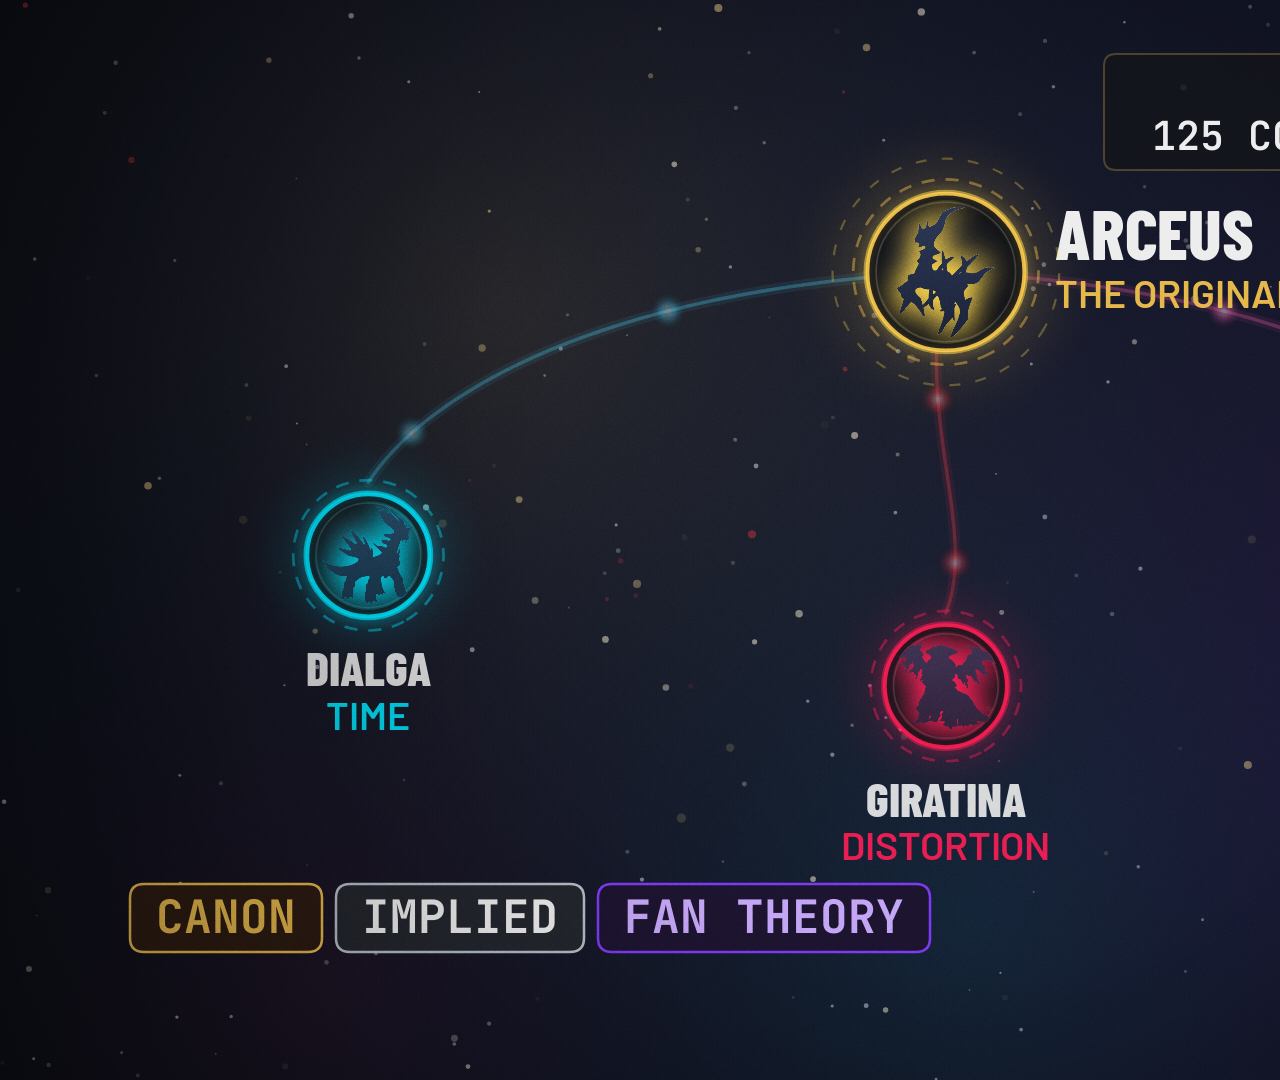
<file: segments/v2slice22/index.html>
<!DOCTYPE html>
<html lang="en"><head><meta charset="UTF-8"/>
<link rel="stylesheet" href="assets/fonts/fonts.css"/>
<style>
*{margin:0;padding:0;box-sizing:border-box}
html,body{width:1920px;height:1080px;overflow:hidden;background:#0B0D14}
#root{position:relative;width:1920px;height:1080px;overflow:hidden;background:#0B0D14}
canvas{display:block}
.preload{position:absolute;left:-9999px;top:0;width:10px;height:10px;visibility:hidden}
</style></head>
<body>
<div id="root" data-composition-id="main" data-start="0" data-duration="62.25" data-width="1920" data-height="1080">
<canvas id="cv" width="1920" height="1080"></canvas>
<img class="preload" id="art493" src="assets/art/art_493_hero.png"/>
<img class="preload" id="art483" src="assets/art/art_483_hero.png"/>
<img class="preload" id="art484" src="assets/art/art_484_hero.png"/>
<img class="preload" id="art487" src="assets/art/art_487_hero.png"/>
<img class="preload" id="art480" src="assets/art/art_480_hero.png"/>
<img class="preload" id="art481" src="assets/art/art_481_hero.png"/>
<img class="preload" id="art482" src="assets/art/art_482_hero.png"/>
</div>
<script src="assets/gsap.min.js"></script>
<script>
'use strict';
/* =====================================================================
   POKEZOM Ep.4 v2.2 — FINAL VISUAL POLISH PASS (visuals only; the v2.1
   audio mix is APPROVED + LOCKED and is muxed in unchanged).
   Timeline = slice time (62.25s): VO pads at full-sentence stops
   ep 69.34 (+1.35s) and ep 108.25 (+0.90s). All motion is a PURE
   FUNCTION of t (deterministic, seekable). No rAF, no CSS animation.
   v2.2 upgrades: BLACKOUT-UNTIL-REVEAL silhouettes (cold open, creation
   map, guardian tease) with rim-glow separation; deep midnight-obsidian
   palette + saturated elemental blooms; 3-layer sprite lighting stack
   (halo / edge rim-glow / foreground motes); luminous card borders;
   pearlescent cracking egg with light-burst hatch; organic plasma rift;
   Dialga card raised fully above y=880; rift wipe masked (no text
   fragments); guardian row reseated clear of the DISTORTION label.
   ===================================================================== */
const W = 1920, H = 1080, DUR = 62.25;
const cv = document.getElementById('cv');
const ctx = cv.getContext('2d');
const IMG = {};
['493','483','484','487','480','481','482'].forEach(n => { IMG[n] = document.getElementById('art' + n); });
const IMGKEY = new Map(); Object.entries(IMG).forEach(([k,v])=>IMGKEY.set(v,k));
/* ---- silhouette / rim-glow sprite variants (blackout-until-reveal) ----
   Lazily derived from the loaded art: slate silhouette (lifted dark fill
   via source-in) + solid accent rim copy used as a blurred edge glow. */
const SILCACHE = {};
function silCanvas(key, fill){
  const img = IMG[key];
  if(!img || !img.complete || !img.naturalWidth) return null;
  const ck = key + '|' + fill;
  if(SILCACHE[ck]) return SILCACHE[ck];
  const cv2 = document.createElement('canvas');
  cv2.width = img.naturalWidth; cv2.height = img.naturalHeight;
  const g = cv2.getContext('2d');
  g.drawImage(img, 0, 0);
  g.globalCompositeOperation = 'source-in';
  if(fill === 'slate'){
    const gr = g.createLinearGradient(0, 0, 0, cv2.height);
    gr.addColorStop(0, '#2E3A58'); gr.addColorStop(1, '#1B2338');
    g.fillStyle = gr;
  } else g.fillStyle = fill;
  g.fillRect(0, 0, cv2.width, cv2.height);
  SILCACHE[ck] = cv2;
  return cv2;
}
/* Blacked-out mystery shape: accent rim-glow halo + lifted slate body. */
function drawSilhouette(c, key, cx, cy, size, accent, alpha=1){
  const sil = silCanvas(key, 'slate'), rim = silCanvas(key, accent);
  if(!sil || !rim) return;
  c.save(); c.globalAlpha *= alpha;
  c.save();
  c.shadowColor = accent; c.shadowBlur = 30;
  c.drawImage(rim, cx - size/2, cy - size/2, size, size);
  c.drawImage(rim, cx - size/2, cy - size/2, size, size);
  c.restore();
  c.drawImage(sil, cx - size/2, cy - size/2, size, size);
  c.restore();
}

const PAL = {
  plate:'#17181D', offWhite:'#EDEDED', silver:'#B4BCC6',
  gold:'#E6B84C', goldBright:'#F4D58D', goldSpec:'#FFD000',
  cyan:'#4BC8E8', cyanSpec:'#38BDF8', magenta:'#E0569B', crimson:'#E53946',
  crimsonSpec:'#FF3B5C', violet:'#7E3AF2',
  goldVivid:'#FFD84D', goldHot:'#FFF3B0', cyanVivid:'#00E5FF', blueDeep:'#3B82F6',
  magentaVivid:'#FF3CAC', magentaDeep:'#D946EF', crimsonVivid:'#FF1E56',
  ultraViolet:'#9D00FF', slateSil:'#26304A',
  badges:{
    normal:{bg:'#D4D2C5',fg:'#121212',border:'#EAE8DC'},
    steel:{bg:'#B8C2CC',fg:'#121212',border:'#D7E0E8'},
    dragon:{bg:'#4F3A9E',fg:'#EDEDED',border:'#7560C4'},
    water:{bg:'#2B6CB0',fg:'#EDEDED',border:'#4E8FD4'},
    ghost:{bg:'#533A7B',fg:'#EDEDED',border:'#7B5DA8'},
    canon:{bg:'#2C1B12',fg:'#E6B84C',border:'#E6B84C'},
    implied:{bg:'#23262D',fg:'#EDEDED',border:'#B4BCC6'},
    theory:{bg:'#1D1430',fg:'#C4A6F5',border:'#7E3AF2'}
  }
};
const clamp=(v,a=0,b=1)=>Math.max(a,Math.min(b,v));
const lerp=(a,b,t)=>a+(b-a)*t;
const norm=(t,s,e)=>clamp((t-s)/(e-s),0,1);
const easeOutCubic=x=>1-Math.pow(1-x,3);
const easeInOutCubic=x=>(x<0.5?4*x*x*x:1-Math.pow(-2*x+2,3)/2);
const easeOutQuart=x=>1-Math.pow(1-x,4);
const easeOutExpo=x=>(x===1?1:1-Math.pow(2,-10*x));
function cubicBezierPoint(p0,p1,p2,p3,t){
  const u=1-t,tt=t*t,uu=u*u,uuu=uu*u,ttt=tt*t;
  return {x:uuu*p0.x+3*uu*t*p1.x+3*u*tt*p2.x+ttt*p3.x,
          y:uuu*p0.y+3*uu*t*p1.y+3*u*tt*p2.y+ttt*p3.y};
}
function createSeededRandom(seed){let s=seed>>>0;return()=>{s=(s*1664525+1013904223)>>>0;return s/4294967296;};}
function hexA(hex,a){
  const r=parseInt(hex.slice(1,3),16),g=parseInt(hex.slice(3,5),16),b=parseInt(hex.slice(5,7),16);
  return `rgba(${r},${g},${b},${a})`;
}
function textW(c,txt,font){ c.font=font; return c.measureText(txt).width; }

/* ---- deterministic particle fields ---- */
const rand = createSeededRandom(40125);
const starsFar = Array.from({length:150},()=>({
  x:rand()*W, y:rand()*H, r:0.8+rand()*1.7, phase:rand()*Math.PI*2, tw:0.5+rand()*1.6
}));
const starsNear = Array.from({length:60},()=>({
  x:rand()*W, y:rand()*H, r:1.6+rand()*2.2, speed:9+rand()*13, phase:rand()*Math.PI*2
}));
const embers = Array.from({length:85},(_,i)=>({
  x:rand()*W, y:rand()*H, radius:1.4+rand()*3.2, speedY:10+rand()*24,
  driftX:(rand()-0.5)*18, phase:rand()*Math.PI*2, alpha:0.16+rand()*0.48,
  isCrimson:i%4===0
}));
const shards = Array.from({length:30},(_,i)=>{
  const angle=(i/22)*Math.PI*2+(rand()-0.5)*0.35;
  return { baseX:1300+Math.cos(angle)*(250+rand()*320), baseY:560+Math.sin(angle)*(110+rand()*130),
    size:16+rand()*36, rot:rand()*Math.PI*2, rotSpeed:(rand()-0.5)*0.55,
    bobAmp:8+rand()*15, phase:rand()*Math.PI*2, sides:3+Math.floor(rand()*3),
    near:i%2===0, rimColor:i%2===0?PAL.crimson:PAL.violet };
});
const eggMotes = Array.from({length:36},(_,i)=>({
  ang:rand()*Math.PI*2, rad:150+rand()*130, speed:(0.25+rand()*0.5)*(i%2?1:-1),
  size:1.6+rand()*2.6, phase:rand()*Math.PI*2
}));
/* film grain: 4 seeded noise tiles, cycled by frame index (deterministic) */
const grainTiles=[], grainPats=[];
(function(){
  const gr=createSeededRandom(777);
  for(let k=0;k<4;k++){
    const tc=document.createElement('canvas'); tc.width=tc.height=256;
    const tg=tc.getContext('2d'); const id=tg.createImageData(256,256);
    for(let i=0;i<id.data.length;i+=4){
      const v=Math.floor(gr()*255);
      id.data[i]=id.data[i+1]=id.data[i+2]=v; id.data[i+3]=255;
    }
    tg.putImageData(id,0,0);
    grainTiles.push(tc); grainPats.push(ctx.createPattern(tc,'repeat'));
  }
})();
/* nebula haze blobs (organic depth, slow parallax drift) */
const nebula=[
  {x:480,y:280,r:720,color:'#FFD84D',a:0.085,ph:0.0,sp:0.11,dx:46,dy:26},
  {x:1500,y:720,r:820,color:'#9D00FF',a:0.095,ph:2.1,sp:0.08,dx:38,dy:30},
  {x:1020,y:920,r:640,color:'#00E5FF',a:0.062,ph:4.2,sp:0.13,dx:52,dy:20},
  {x:300,y:980,r:520,color:'#FF1E56',a:0.050,ph:1.2,sp:0.09,dx:30,dy:22}
];

/* ---- drawing primitives ---- */
function drawRoundedRect(c,x,y,w,h,r){
  const radius=Math.min(r,w/2,h/2);
  c.beginPath();
  c.moveTo(x+radius,y); c.lineTo(x+w-radius,y); c.quadraticCurveTo(x+w,y,x+w,y+radius);
  c.lineTo(x+w,y+h-radius); c.quadraticCurveTo(x+w,y+h,x+w-radius,y+h);
  c.lineTo(x+radius,y+h); c.quadraticCurveTo(x,y+h,x,y+h-radius);
  c.lineTo(x,y+radius); c.quadraticCurveTo(x,y,x+radius,y); c.closePath();
}
/* Type/verification pill — 46px JetBrains Mono (cap height ~33.5px), height 68. Returns width. */
const BADGE_FONT='700 46px "JetBrains Mono", monospace';
function badgeWidth(c,text){ return Math.ceil(textW(c,text,BADGE_FONT)+52); }
function drawTypeBadge(c,text,x,y,styleObj,align='left'){
  c.save();
  c.font=BADGE_FONT;
  const pillW=badgeWidth(c,text), pillH=68;
  const drawX=align==='center'?x-pillW/2:align==='right'?x-pillW:x;
  drawRoundedRect(c,drawX,y,pillW,pillH,14);
  c.fillStyle=styleObj.bg; c.fill();
  c.lineWidth=2.5; c.strokeStyle=styleObj.border; c.stroke();
  c.fillStyle=styleObj.fg; c.textAlign='center'; c.textBaseline='middle';
  c.fillText(text,drawX+pillW/2,y+pillH/2+2);
  c.restore();
  return pillW;
}
/* Obsidian glass editorial card. jagged=true swaps the accent bar for a torn strip. */
function drawEditorialCard(c,x,y,w,h,accentColor,alpha=1,jagged=false){
  c.save(); c.globalAlpha*=alpha;
  c.shadowColor='rgba(0,0,0,0.72)'; c.shadowBlur=32; c.shadowOffsetY=12;
  drawRoundedRect(c,x,y,w,h,16);
  const grad=c.createLinearGradient(x,y,x+w,y+h);
  grad.addColorStop(0,'#1B1D23'); grad.addColorStop(1,'#131418');
  c.fillStyle=grad; c.fill();
  c.shadowColor='transparent'; c.shadowBlur=0; c.shadowOffsetY=0;
  /* luminous accent border + inner specular rim (v2.2 premium frame) */
  c.lineWidth=2.5; c.strokeStyle=hexA(accentColor,0.62); c.stroke();
  drawRoundedRect(c,x+4,y+4,w-8,h-8,13);
  c.lineWidth=1.5; c.strokeStyle='rgba(255,255,255,0.09)'; c.stroke();
  const specG=c.createLinearGradient(x,y,x+w,y);
  specG.addColorStop(0,'rgba(255,255,255,0)');
  specG.addColorStop(0.5,'rgba(255,255,255,0.20)');
  specG.addColorStop(1,'rgba(255,255,255,0)');
  c.fillStyle=specG; c.fillRect(x+18,y+1.5,w-36,2);
  if(jagged){
    c.beginPath();
    const seg=7, x0=x, wBar=8;
    c.moveTo(x0+2,y+16);
    for(let i=1;i<=seg;i++){
      const yy=y+16+(h-32)*i/seg;
      c.lineTo(x0+2+(i%2?wBar:2),yy);
    }
    c.lineTo(x0+2,y+h-16); c.closePath();
    c.fillStyle=accentColor; c.fill();
  } else {
    drawRoundedRect(c,x,y+14,7,h-28,4); c.fillStyle=accentColor; c.fill();
  }
  c.restore();
}
function drawMedallionBase(c,cx,cy,r,accentColor,t,alpha=1){
  c.save(); c.globalAlpha*=alpha;
  const aura=c.createRadialGradient(cx,cy,r*0.25,cx,cy,r*2.15);
  aura.addColorStop(0,hexA(accentColor,0.33)); aura.addColorStop(0.55,hexA(accentColor,0.09));
  aura.addColorStop(1,'rgba(11,13,18,0)');
  c.fillStyle=aura; c.beginPath(); c.arc(cx,cy,r*2.15,0,Math.PI*2); c.fill();
  c.save(); c.translate(cx,cy); c.rotate(t*0.25);
  c.strokeStyle=hexA(accentColor,0.47); c.lineWidth=2.5; c.setLineDash([12,10]);
  c.beginPath(); c.arc(0,0,r+13,0,Math.PI*2); c.stroke(); c.setLineDash([]); c.restore();
  const coreGrad=c.createRadialGradient(cx-r*0.25,cy-r*0.25,r*0.1,cx,cy,r);
  coreGrad.addColorStop(0,'#23252E'); coreGrad.addColorStop(1,'#121317');
  c.fillStyle=coreGrad; c.beginPath(); c.arc(cx,cy,r,0,Math.PI*2); c.fill();
  c.lineWidth=3.5; c.strokeStyle=accentColor; c.stroke();
  c.lineWidth=1.5; c.strokeStyle='rgba(237,237,237,0.18)';
  c.beginPath(); c.arc(cx,cy,r-8,0,Math.PI*2); c.stroke();
  c.restore();
}
function drawNodeArt(c,img,cx,cy,r,alpha=1,dim=0){
  c.save(); c.globalAlpha*=alpha;
  c.beginPath(); c.arc(cx,cy,r-6,0,Math.PI*2); c.clip();
  const s=(r-6)*2;
  c.drawImage(img,cx-s/2,cy-s/2,s,s);
  if(dim>0){ c.fillStyle=`rgba(8,9,13,${dim})`; c.fillRect(cx-r,cy-r,r*2,r*2); }
  c.restore();
}
/* Hero art: volumetric rim glow + optional astrolabe ring (Arceus only). */
function drawHeroArt(c,img,cx,cy,size,accent,t,alpha=1,phase=0,ringStyle='none',rimColor=null){
  c.save(); c.globalAlpha*=alpha;
  const bobY=Math.sin(t*0.9+phase)*7;
  const breathe=1+0.012*Math.sin(t*0.7+phase);
  const yy=cy+bobY, ss=size*breathe;
  const haloCol = rimColor || accent;
  const aura=c.createRadialGradient(cx,yy,size*0.1,cx,yy,size*1.12);
  aura.addColorStop(0,hexA(haloCol,0.50)); aura.addColorStop(0.55,hexA(haloCol,0.17));
  aura.addColorStop(1,'rgba(11,13,18,0)');
  c.fillStyle=aura; c.beginPath(); c.arc(cx,yy,size*1.12,0,Math.PI*2); c.fill();
  /* edge rim-glow: blurred accent silhouette hugs the sprite's outline */
  if(rimColor){
    const rimCv = silCanvas(IMGKEY.get(img), rimColor);
    if(rimCv){
      c.save();
      c.shadowColor=rimColor; c.shadowBlur=30; c.globalAlpha*=0.92;
      c.drawImage(rimCv,cx-ss/2,yy-ss/2,ss,ss);
      c.drawImage(rimCv,cx-ss/2,yy-ss/2,ss,ss);
      c.restore();
    }
  }
  if(ringStyle==='astrolabe'){
    c.save(); c.translate(cx,yy); c.rotate(t*0.18);
    c.strokeStyle=hexA(accent,0.5); c.lineWidth=3; c.setLineDash([16,12]);
    c.beginPath(); c.arc(0,0,size*0.60,0,Math.PI*2); c.stroke(); c.setLineDash([]); c.restore();
    c.strokeStyle=hexA(accent,0.85); c.lineWidth=2.5;
    c.beginPath(); c.arc(cx,yy,size*0.565,0,Math.PI*2); c.stroke();
  }
  c.save();
  c.shadowColor='rgba(0,0,0,0.65)'; c.shadowBlur=30; c.shadowOffsetY=16;
  c.drawImage(img,cx-ss/2,yy-ss/2,ss,ss);
  c.restore();
  c.restore();
}
function drawLineageThread(c,p0,p1,p2,p3,color,progress,t,alpha=1){
  if(progress<=0.001) return;
  c.save(); c.globalAlpha*=alpha;
  const steps=48, maxStep=Math.floor(steps*progress);
  c.beginPath();
  for(let i=0;i<=maxStep;i++){
    const pt=cubicBezierPoint(p0,p1,p2,p3,i/steps);
    if(i===0)c.moveTo(pt.x,pt.y); else c.lineTo(pt.x,pt.y);
  }
  c.strokeStyle=hexA(color,0.27); c.lineWidth=10; c.lineCap='round'; c.stroke();
  c.strokeStyle=color; c.lineWidth=3.2; c.stroke();
  if(progress<0.99){
    const head=cubicBezierPoint(p0,p1,p2,p3,progress);
    c.fillStyle='#EDEDED'; c.shadowColor=color; c.shadowBlur=18;
    c.beginPath(); c.arc(head.x,head.y,6,0,Math.PI*2); c.fill(); c.shadowBlur=0;
  }
  if(progress>0.35){
    for(let p=0;p<2;p++){
      const pulseT=(t*0.42+p*0.5)%1;
      if(pulseT<=progress){
        const pt=cubicBezierPoint(p0,p1,p2,p3,pulseT);
        const grad=c.createRadialGradient(pt.x,pt.y,1,pt.x,pt.y,18);
        grad.addColorStop(0,'#EDEDED'); grad.addColorStop(0.35,color); grad.addColorStop(1,'rgba(0,0,0,0)');
        c.fillStyle=grad; c.beginPath(); c.arc(pt.x,pt.y,18,0,Math.PI*2); c.fill();
      }
    }
  }
  c.restore();
}
/* expanding pulse rings (stage VFX) */
function fxPulseRings(color,speed,spacing,maxR=330){
  return (c,t,cx,cy)=>{
    c.save();
    for(let k=0;k<3;k++){
      const r=((t*speed+k*spacing)%maxR);
      const a=(1-r/maxR)*0.34;
      if(a<=0) continue;
      c.strokeStyle=hexA(color,a); c.lineWidth=2.5;
      c.beginPath(); c.arc(cx,cy,r,0,Math.PI*2); c.stroke();
    }
    c.restore();
  };
}

/* foreground depth motes: drift IN FRONT of hero sprites (layer c) */
const fgMotes = Array.from({length:30},(_,i)=>({
  x:rand()*W, y:rand()*H, r:1.3+rand()*3.1, sp:14+rand()*26,
  drift:(rand()-0.5)*22, phase:rand()*Math.PI*2, big:i%6===0
}));
function drawFgMotes(c,t,color,alpha=1){
  c.save();
  for(const m of fgMotes){
    const py=(m.y - t*m.sp + H*4)%H;
    const px=(m.x + Math.sin(t*0.6+m.phase)*30 + t*m.drift + W*4)%W;
    if(py < H*0.30) continue; /* concentrate on the lower two-thirds */
    const tw=0.35+0.65*(0.5+0.5*Math.sin(t*2.1+m.phase));
    c.globalAlpha=alpha*tw*(m.big?0.5:0.75);
    if(m.big){
      const g=c.createRadialGradient(px,py,0.5,px,py,m.r*5);
      g.addColorStop(0,hexA(color,0.5)); g.addColorStop(1,'rgba(0,0,0,0)');
      c.fillStyle=g; c.beginPath(); c.arc(px,py,m.r*5,0,Math.PI*2); c.fill();
    } else {
      c.fillStyle=color;
      c.beginPath(); c.arc(px,py,m.r,0,Math.PI*2); c.fill();
    }
  }
  c.restore();
}

/* ---- vector emblems (showcase ports) ---- */
function drawArceusEmblem(c,cx,cy,scale,t,alpha=1){
  c.save(); c.globalAlpha*=alpha; c.translate(cx,cy); c.scale(scale,scale);
  c.strokeStyle=PAL.gold; c.lineWidth=4.5;
  c.beginPath(); c.arc(0,0,34,0,Math.PI*2); c.stroke();
  c.fillStyle=PAL.goldBright;
  for(let i=0;i<4;i++){
    c.save(); c.rotate((i*Math.PI)/2);
    c.beginPath(); c.moveTo(0,-48); c.lineTo(8,-14); c.lineTo(0,-6); c.lineTo(-8,-14); c.closePath(); c.fill(); c.restore();
  }
  const pulse=0.78+0.22*Math.sin(t*3.5);
  for(let i=0;i<4;i++){
    const ang=(i*Math.PI)/2+Math.PI/4, jx=Math.cos(ang)*34, jy=Math.sin(ang)*34;
    c.fillStyle='#34D399'; c.globalAlpha=alpha*pulse;
    c.beginPath(); c.arc(jx,jy,4.5,0,Math.PI*2); c.fill();
    c.globalAlpha=alpha; c.strokeStyle=PAL.goldBright; c.lineWidth=2; c.stroke();
  }
  c.fillStyle='#121212'; c.strokeStyle=PAL.gold; c.lineWidth=3;
  c.beginPath(); c.moveTo(0,-11); c.lineTo(11,0); c.lineTo(0,11); c.lineTo(-11,0); c.closePath(); c.fill(); c.stroke();
  c.restore();
}
function drawDialgaEmblem(c,cx,cy,scale,t,alpha=1){
  c.save(); c.globalAlpha*=alpha; c.translate(cx,cy); c.scale(scale,scale);
  c.strokeStyle=PAL.cyan; c.lineWidth=3.5;
  c.beginPath(); c.arc(0,0,38,0,Math.PI*2); c.stroke();
  for(let i=0;i<12;i++){
    const ang=(i/12)*Math.PI*2, inner=i%3===0?27:31;
    c.strokeStyle=i%3===0?'#EDEDED':PAL.cyan; c.lineWidth=i%3===0?3:2;
    c.beginPath(); c.moveTo(Math.cos(ang)*inner,Math.sin(ang)*inner);
    c.lineTo(Math.cos(ang)*37,Math.sin(ang)*37); c.stroke();
  }
  c.strokeStyle='#EDEDED'; c.lineWidth=3.2; c.lineCap='round';
  c.beginPath(); c.moveTo(0,0);
  c.lineTo(Math.cos(t*0.8-Math.PI/2)*23,Math.sin(t*0.8-Math.PI/2)*23); c.stroke();
  c.strokeStyle=PAL.cyan; c.lineWidth=2.4;
  c.beginPath(); c.moveTo(0,0);
  c.lineTo(Math.cos(t*2.8-Math.PI/2)*30,Math.sin(t*2.8-Math.PI/2)*30); c.stroke();
  c.fillStyle=PAL.cyan;
  c.beginPath(); c.moveTo(0,-12); c.lineTo(9,0); c.lineTo(0,12); c.lineTo(-9,0); c.closePath(); c.fill();
  c.strokeStyle='#EDEDED'; c.lineWidth=2; c.stroke();
  c.restore();
}
function drawPalkiaEmblem(c,cx,cy,scale,t,alpha=1){
  c.save(); c.globalAlpha*=alpha; c.translate(cx,cy); c.scale(scale,scale);
  const ringAngles=[0.45+t*0.25,-0.45-t*0.2,Math.PI/2+t*0.15];
  ringAngles.forEach((ang,idx)=>{
    c.save(); c.rotate(ang);
    c.strokeStyle=idx===0?PAL.magenta:idx===1?'#F294C3':'rgba(237,237,237,0.65)';
    c.lineWidth=idx===2?2.2:3.2;
    c.beginPath(); c.ellipse(0,0,40,15,0,0,Math.PI*2); c.stroke(); c.restore();
  });
  const pearl=c.createRadialGradient(-4,-4,2,0,0,14);
  pearl.addColorStop(0,'#FFF0F6'); pearl.addColorStop(0.55,PAL.magenta); pearl.addColorStop(1,'#751D4A');
  c.fillStyle=pearl; c.beginPath(); c.arc(0,0,13,0,Math.PI*2); c.fill();
  c.strokeStyle='#EDEDED'; c.lineWidth=2; c.stroke();
  c.restore();
}
function drawGiratinaEmblem(c,cx,cy,scale,t,alpha=1){
  c.save(); c.globalAlpha*=alpha; c.translate(cx,cy); c.scale(scale,scale);
  c.strokeStyle=PAL.violet; c.lineWidth=2.5;
  c.beginPath(); c.arc(0,0,36,0,Math.PI*2); c.stroke();
  c.fillStyle=PAL.gold; c.strokeStyle='#121212'; c.lineWidth=2;
  [-1,1].forEach(dir=>{
    c.save(); c.scale(dir,1);
    c.beginPath(); c.moveTo(5,-6); c.quadraticCurveTo(28,-14,38,-36);
    c.quadraticCurveTo(32,-2,14,14); c.closePath(); c.fill(); c.stroke();
    c.beginPath(); c.moveTo(8,12); c.lineTo(31,20); c.lineTo(14,29); c.closePath(); c.fill(); c.stroke();
    c.restore();
  });
  c.fillStyle='#17181E'; c.strokeStyle=PAL.gold; c.lineWidth=2.5;
  c.beginPath(); c.moveTo(0,-24); c.lineTo(15,-4); c.lineTo(10,22); c.lineTo(0,32);
  c.lineTo(-10,22); c.lineTo(-15,-4); c.closePath(); c.fill(); c.stroke();
  const eyeGlow=0.8+0.2*Math.sin(t*6);
  c.fillStyle=PAL.crimson; c.shadowColor=PAL.crimson; c.shadowBlur=12*eyeGlow;
  c.beginPath(); c.moveTo(-10,-2); c.lineTo(-3,2); c.lineTo(-9,6); c.closePath(); c.fill();
  c.beginPath(); c.moveTo(10,-2); c.lineTo(3,2); c.lineTo(9,6); c.closePath(); c.fill();
  c.restore();
}
/* ---- Cosmic Egg v2: volumetric golden relic (rays, motes, core, specular) ---- */
function drawAstrolabeRing(c,cx,cy,radius,speed,dash,color,lineW,nodes,t){
  c.save(); c.translate(cx,cy); c.rotate(t*speed);
  c.strokeStyle=color; c.lineWidth=lineW;
  if(dash)c.setLineDash(dash);
  c.beginPath(); c.arc(0,0,radius,0,Math.PI*2); c.stroke(); c.setLineDash([]);
  for(let k=0;k<nodes;k++){
    const a=(k/nodes)*Math.PI*2;
    c.fillStyle=k%2===0?PAL.goldBright:'#EDEDED';
    c.beginPath(); c.arc(Math.cos(a)*radius,Math.sin(a)*radius,k%2===0?4:2.5,0,Math.PI*2); c.fill();
  }
  c.restore();
}
function drawEgg(c,cx,cy,appear,t,pulseTimes=[],crackP=0){
  c.save();
  /* rotating ray corona (additive) */
  c.save(); c.globalCompositeOperation='lighter';
  c.translate(cx,cy); c.rotate(t*0.05);
  for(let i=0;i<12;i++){
    const a=(i/12)*Math.PI*2 + Math.sin(t*0.4+i)*0.02;
    const len=300+60*Math.sin(t*0.7+i*1.7);
    const g=c.createLinearGradient(0,0,Math.cos(a)*len,Math.sin(a)*len);
    g.addColorStop(0,'rgba(230,184,76,0.10)'); g.addColorStop(1,'rgba(230,184,76,0)');
    c.fillStyle=g;
    c.beginPath(); c.moveTo(0,0);
    c.lineTo(Math.cos(a-0.045)*len,Math.sin(a-0.045)*len);
    c.lineTo(Math.cos(a+0.045)*len,Math.sin(a+0.045)*len);
    c.closePath(); c.fill();
  }
  c.restore();
  /* halo */
  const glow=c.createRadialGradient(cx,cy,18,cx,cy,300);
  glow.addColorStop(0,'rgba(230,184,76,0.45)'); glow.addColorStop(0.5,'rgba(230,184,76,0.11)');
  glow.addColorStop(1,'rgba(11,13,18,0)');
  c.fillStyle=glow; c.beginPath(); c.arc(cx,cy,300,0,Math.PI*2); c.fill();
  /* ground shadow */
  c.save(); c.translate(cx,cy+178); c.scale(1,0.24);
  const sh=c.createRadialGradient(0,0,8,0,0,190);
  sh.addColorStop(0,'rgba(0,0,0,0.55)'); sh.addColorStop(1,'rgba(0,0,0,0)');
  c.fillStyle=sh; c.beginPath(); c.arc(0,0,190,0,Math.PI*2); c.fill(); c.restore();
  drawAstrolabeRing(c,cx,cy,142*appear,0.35,[18,14],'rgba(230,184,76,0.65)',2.5,8,t);
  drawAstrolabeRing(c,cx,cy,186*appear,-0.22,[6,12],'rgba(237,237,237,0.25)',2.0,12,t);
  drawAstrolabeRing(c,cx,cy,226*appear,0.14,null,'rgba(230,184,76,0.18)',2.0,4,t);
  /* orbiting gold motes */
  c.save();
  for(const m of eggMotes){
    const a=m.ang+t*m.speed;
    const mx=cx+Math.cos(a)*m.rad*appear, my=cy+Math.sin(a)*m.rad*0.82*appear;
    const tw=0.5+0.5*Math.sin(t*2.2+m.phase);
    c.globalAlpha=0.25+0.55*tw; c.fillStyle=PAL.goldBright;
    c.beginPath(); c.arc(mx,my,m.size,0,Math.PI*2); c.fill();
  }
  c.restore();
  /* shell */
  let pulse=1+0.10*Math.exp(-Math.pow(t-16.38,2)/0.08); /* VO heartbeat (ep 66.38) */
  for(const pt of pulseTimes) pulse*=1+0.07*Math.exp(-Math.pow(t-pt,2)/0.10);
  c.save(); c.translate(cx,cy);
  const eggScale=(0.72+0.28*appear)*(1+0.025*Math.sin(t*3.2))*pulse;
  c.scale(eggScale,eggScale);
  const shellPath=()=>{
    c.beginPath();
    c.moveTo(0,-104);
    c.bezierCurveTo(64,-104,84,-14,74,48);
    c.bezierCurveTo(66,94,34,112,0,112);
    c.bezierCurveTo(-34,112,-66,94,-74,48);
    c.bezierCurveTo(-84,-14,-64,-104,0,-104);
    c.closePath();
  };
  shellPath();
  const shellGrad=c.createRadialGradient(-22,-32,10,0,10,125);
  shellGrad.addColorStop(0,'#FFF2CC'); shellGrad.addColorStop(0.38,PAL.gold);
  shellGrad.addColorStop(0.82,'#8F6A1E'); shellGrad.addColorStop(1,'#2D220D');
  c.fillStyle=shellGrad; c.fill();
  /* inner core glow showing through the shell */
  c.save(); shellPath(); c.clip();
  const core=c.createRadialGradient(0,26,4,0,26,95);
  core.addColorStop(0,'rgba(255,246,200,0.55)'); core.addColorStop(0.55,'rgba(255,214,90,0.20)');
  core.addColorStop(1,'rgba(255,214,90,0)');
  c.fillStyle=core; c.fillRect(-110,-120,220,240);
  /* specular highlight */
  const spec=c.createRadialGradient(-30,-46,2,-30,-46,58);
  spec.addColorStop(0,'rgba(255,255,255,0.50)'); spec.addColorStop(1,'rgba(255,255,255,0)');
  c.fillStyle=spec; c.beginPath(); c.arc(-30,-46,58,0,Math.PI*2); c.fill();
  /* pearlescent iridescent sheen bands (v2.2 — living shell, no wireframe) */
  c.save(); c.globalCompositeOperation='overlay';
  const pb=c.createLinearGradient(-80,-110,80,120);
  pb.addColorStop(0,'rgba(255,170,220,0.20)'); pb.addColorStop(0.35,'rgba(255,255,255,0)');
  pb.addColorStop(0.62,'rgba(150,215,255,0.18)'); pb.addColorStop(1,'rgba(255,220,150,0.10)');
  c.fillStyle=pb; c.fillRect(-110,-120,220,240);
  c.restore();
  c.restore();
  shellPath();
  c.lineWidth=3.5; c.strokeStyle=PAL.goldBright; c.stroke();
  c.restore();
  /* glowing fracture cracks (v2.2): spread across the shell pre-hatch */
  if(crackP>0.01){
    c.save(); c.translate(cx,cy);
    c.globalCompositeOperation='lighter';
    const cracks=[[0.2,0.9],[1.15,0.75],[2.2,0.95],[3.3,0.7],[4.3,0.9],[5.4,0.8]];
    c.shadowColor=PAL.goldSpec; c.shadowBlur=12;
    for(const [ang,lf] of cracks){
      const len=104*lf*crackP;
      c.beginPath(); c.moveTo(0,6);
      const segs=4;
      for(let s2=1;s2<=segs;s2++){
        const d=len*s2/segs;
        const wob=Math.sin(s2*2.7+ang*5.0)*9;
        const px=Math.cos(ang)*d + Math.cos(ang+Math.PI/2)*wob;
        const py=6+Math.sin(ang)*d*0.92 + Math.sin(ang+Math.PI/2)*wob*0.4;
        c.lineTo(px,py);
      }
      c.strokeStyle=`rgba(255,243,176,${0.35+0.6*crackP})`;
      c.lineWidth=2.6; c.stroke();
      if(crackP>0.55){
        c.beginPath();
        const bx=Math.cos(ang)*len*0.55, by=6+Math.sin(ang)*len*0.5;
        c.moveTo(bx,by); c.lineTo(bx+Math.cos(ang+0.7)*len*0.3, by+Math.sin(ang+0.7)*len*0.28);
        c.strokeStyle=`rgba(255,243,176,${0.5*(crackP-0.55)/0.45})`;
        c.lineWidth=1.6; c.stroke();
      }
    }
    const cg=c.createRadialGradient(0,6,2,0,6,90*crackP);
    cg.addColorStop(0,`rgba(255,246,200,${0.5*crackP})`); cg.addColorStop(1,'rgba(255,246,200,0)');
    c.shadowBlur=0; c.fillStyle=cg;
    c.beginPath(); c.arc(0,6,90*crackP,0,Math.PI*2); c.fill();
    c.restore();
  }
  /* rising sparks below */
  c.save();
  for(let i=0;i<14;i++){
    const ph=((t*0.55+i/14)%1);
    const sx=cx+Math.sin(i*7.3)*120*(1-ph*0.4), sy=cy+170-ph*120;
    c.globalAlpha=0.5*(1-ph); c.fillStyle=i%3?PAL.goldBright:PAL.gold;
    c.beginPath(); c.arc(sx,sy,2.4*(1-ph)+0.8,0,Math.PI*2); c.fill();
  }
  c.restore();
  c.restore();
}
/* ---- Giratina rift: jagged dimensional TEAR (plasma core, glowing edges) ---- */
const RIFT_PTS=[{x:1330,y:140},{x:1308,y:240},{x:1346,y:330},{x:1312,y:420},{x:1330,y:505},{x:1278,y:585},{x:1218,y:560},{x:1168,y:650},{x:1118,y:640},{x:1078,y:730}];
const RIFT_W=[10,26,40,48,52,44,36,30,22,12];
const RIFT_WOB=[1.0,0.78,1.24,0.86,1.3,0.92,1.18,0.8,1.1,0.9];
function riftEdges(t,open01,surge){
  const L=[],R=[];
  for(let i=0;i<RIFT_PTS.length;i++){
    const p=RIFT_PTS[i];
    const pn=RIFT_PTS[Math.min(i+1,RIFT_PTS.length-1)], pp=RIFT_PTS[Math.max(i-1,0)];
    let dx=pn.x-pp.x, dy=pn.y-pp.y; const m=Math.hypot(dx,dy)||1; dx/=m; dy/=m;
    const w=RIFT_W[i]*RIFT_WOB[i]*open01*(1+0.25*surge);
    const jx=(Math.sin(t*17+i*2.3)*2.2 + Math.sin(t*7.3+i*4.1)*3.6 + Math.sin(t*23.7+i*1.3)*1.4)*open01;
    const jy=(Math.cos(t*15+i*1.9)*2.2 + Math.cos(t*6.1+i*3.3)*3.4 + Math.cos(t*19.3+i*2.9)*1.4)*open01;
    L.push({x:p.x-dy*w+jx, y:p.y+dx*w+jy});
    R.push({x:p.x+dy*w+jx, y:p.y-dx*w+jy});
  }
  return {L,R};
}
function drawRiftTear(c,t,open01,surge){
  if(open01<=0.003) return;
  const {L,R}=riftEdges(t,open01,surge);
  const poly=(pts)=>{ c.beginPath(); c.moveTo(pts[0].x,pts[0].y); for(let i=1;i<pts.length;i++)c.lineTo(pts[i].x,pts[i].y); };
  const tearPath=()=>{ poly(L); for(let i=R.length-1;i>=0;i--)c.lineTo(R[i].x,R[i].y); c.closePath(); };
  c.save();
  /* outer glow along centerline */
  poly(RIFT_PTS);
  c.strokeStyle='rgba(126,58,242,0.40)'; c.lineWidth=90*open01+10; c.lineJoin='round'; c.lineCap='round';
  c.shadowColor=PAL.crimson; c.shadowBlur=42; c.stroke();
  c.shadowBlur=0;
  /* dark interior body */
  tearPath();
  const bg=c.createLinearGradient(0,140,0,760);
  bg.addColorStop(0,'#150824'); bg.addColorStop(0.5,'#230B2C'); bg.addColorStop(1,'#120818');
  c.fillStyle=bg; c.fill();
  /* plasma core (narrow inner tear, additive, flickering) */
  const Lc=[],Rc=[];
  for(let i=0;i<RIFT_PTS.length;i++){
    Lc.push({x:lerp(RIFT_PTS[i].x,L[i].x,0.34), y:lerp(RIFT_PTS[i].y,L[i].y,0.34)});
    Rc.push({x:lerp(RIFT_PTS[i].x,R[i].x,0.34), y:lerp(RIFT_PTS[i].y,R[i].y,0.34)});
  }
  c.save(); c.globalCompositeOperation='lighter';
  c.beginPath(); poly(Lc); for(let i=Rc.length-1;i>=0;i--)c.lineTo(Rc[i].x,Rc[i].y); c.closePath();
  const pg=c.createLinearGradient(0,140,0,760);
  const fl=0.80+0.20*Math.sin(t*23.0);
  pg.addColorStop(0,'rgba(255,190,200,'+(0.85*fl)+')'); pg.addColorStop(0.5,'rgba(255,80,110,'+(0.95*fl)+')');
  pg.addColorStop(1,'rgba(160,60,255,'+(0.85*fl)+')');
  c.fillStyle=pg; c.fill();
  c.restore();
  /* turbulent aura: two breathing glow strokes (organic, never static) */
  c.save(); c.globalCompositeOperation='lighter';
  poly(RIFT_PTS);
  c.strokeStyle=`rgba(157,0,255,${0.10+0.04*Math.sin(t*6.3)})`;
  c.lineWidth=(120+30*Math.sin(t*6.3))*open01+8; c.lineJoin='round'; c.lineCap='round'; c.stroke();
  poly(RIFT_PTS);
  c.strokeStyle=`rgba(255,30,86,${0.12+0.05*Math.sin(t*9.1+1.3)})`;
  c.lineWidth=(64+16*Math.sin(t*9.1+1.3))*open01+6; c.stroke();
  c.restore();
  /* glowing torn edges */
  poly(L); c.strokeStyle=PAL.crimsonSpec; c.lineWidth=3; c.shadowColor=PAL.crimson; c.shadowBlur=16; c.stroke();
  poly(R); c.strokeStyle='#B07CFF'; c.shadowColor=PAL.violet; c.stroke();
  c.shadowBlur=0;
  poly(L); c.strokeStyle='rgba(255,235,238,0.85)'; c.lineWidth=1.2; c.stroke();
  /* white-hot jagged fissure down the tear's spine + branch cracks */
  c.save(); c.globalCompositeOperation='lighter';
  c.shadowColor='#FFFFFF'; c.shadowBlur=13;
  poly(RIFT_PTS); c.strokeStyle=`rgba(255,246,248,${0.75+0.25*Math.sin(t*27.0)})`;
  c.lineWidth=2.4; c.lineJoin='miter'; c.stroke();
  c.shadowBlur=0;
  [[2,1],[4,-1],[5,1],[7,-1]].forEach(([pi,dir],k)=>{
    const p=RIFT_PTS[pi], fl=0.30+0.25*Math.sin(t*11+k*1.7);
    c.strokeStyle=`rgba(255,120,150,${fl*open01})`; c.lineWidth=1.8;
    c.beginPath(); c.moveTo(p.x,p.y);
    c.lineTo(p.x+dir*44,p.y+16*(k-1.5));
    c.lineTo(p.x+dir*86,p.y+30*(k-1.5)+8); c.stroke();
  });
  c.restore();
  /* tendrils */
  c.save(); c.lineWidth=2;
  [2,4,6].forEach((pi,k)=>{
    const p=RIFT_PTS[pi], dir=k%2?1:-1;
    const fl=0.35+0.30*Math.sin(t*13+k*2.1);
    c.strokeStyle=`rgba(255,59,92,${fl})`;
    c.beginPath(); c.moveTo(p.x,p.y);
    c.lineTo(p.x+dir*58,p.y+22*(k-1));
    c.lineTo(p.x+dir*118,p.y+44*(k-1)+10); c.stroke();
  });
  c.restore();
  /* traveling energy pulses */
  for(let k=0;k<3;k++){
    const pt=cubicBezierPoint(RIFT_PTS[0],RIFT_PTS[3],RIFT_PTS[6],RIFT_PTS[9],(t*0.45+k/3)%1);
    const g=c.createRadialGradient(pt.x,pt.y,1,pt.x,pt.y,20);
    g.addColorStop(0,'#FFFFFF'); g.addColorStop(0.4,PAL.crimsonSpec); g.addColorStop(1,'rgba(0,0,0,0)');
    c.fillStyle=g; c.beginPath(); c.arc(pt.x,pt.y,20,0,Math.PI*2); c.fill();
  }
  c.restore();
}
function drawShards(c,t,stageAlpha){
  const burst=easeOutCubic(norm(t,55.7,56.35));
  for(const sh of shards){
    const par=sh.near?22:10;
    const sx=lerp(1280,sh.baseX,burst)+Math.sin(t*0.5+sh.phase)*par;
    const sy=lerp(470,sh.baseY,burst)+Math.sin(t*1.1+sh.phase)*sh.bobAmp;
    c.save(); c.globalAlpha*=stageAlpha*(sh.near?0.85:0.55);
    c.translate(sx,sy); c.rotate(sh.rot+t*sh.rotSpeed);
    c.beginPath();
    for(let v=0;v<sh.sides;v++){
      const a=(v/sh.sides)*Math.PI*2, rad=sh.size*(v%2===0?1:0.62);
      const vx=Math.cos(a)*rad, vy=Math.sin(a)*rad;
      if(v===0)c.moveTo(vx,vy); else c.lineTo(vx,vy);
    }
    c.closePath(); c.fillStyle='#15151C'; c.fill();
    c.lineWidth=2; c.strokeStyle=sh.rimColor+'AA'; c.stroke();
    c.restore();
  }
}
/* ---- background: obsidian gradient, nebula haze, stardust parallax, embers. NO GRID. ---- */
function drawBackground(c,t){
  const crimsonTint=easeOutCubic(norm(t,54.36,55.2));
  const bgGrad=c.createRadialGradient(960,470,120,960,540,1180);
  bgGrad.addColorStop(0,crimsonTint>0.01?'#2A1024':'#171B2C');
  bgGrad.addColorStop(0.55,crimsonTint>0.01?'#180D20':'#101322');
  bgGrad.addColorStop(1,'#0B0D14');
  c.fillStyle=bgGrad; c.fillRect(0,0,W,H);
  /* nebula haze */
  c.save(); c.globalCompositeOperation='lighter';
  for(const n of nebula){
    const nx=n.x+Math.sin(t*n.sp+n.ph)*n.dx, ny=n.y+Math.cos(t*n.sp*0.8+n.ph)*n.dy;
    const g=c.createRadialGradient(nx,ny,10,nx,ny,n.r);
    g.addColorStop(0,hexA(n.color,n.a)); g.addColorStop(1,'rgba(0,0,0,0)');
    c.fillStyle=g; c.beginPath(); c.arc(nx,ny,n.r,0,Math.PI*2); c.fill();
  }
  c.restore();
  /* far stars (twinkle) */
  c.save();
  for(const s of starsFar){
    const tw=0.35+0.65*(0.5+0.5*Math.sin(t*s.tw+s.phase));
    c.globalAlpha=0.5*tw; c.fillStyle='#DDE6F2';
    c.beginPath(); c.arc(s.x,s.y,s.r,0,Math.PI*2); c.fill();
  }
  c.restore();
  /* near stardust (parallax drift) */
  c.save();
  for(const s of starsNear){
    const py=(s.y + t*s.speed)%H;
    const px=s.x + Math.sin(t*0.4+s.phase)*18;
    const tw=0.45+0.55*(0.5+0.5*Math.sin(t*1.8+s.phase));
    c.globalAlpha=0.55*tw; c.fillStyle='#F2E8CF';
    c.beginPath(); c.arc(px,py,s.r,0,Math.PI*2); c.fill();
  }
  c.restore();
  /* embers */
  c.save();
  const crimsonAll = t>=54.36;
  for(const p of embers){
    const py=(p.y - t*p.speedY + H*4)%H;
    const px=(p.x + Math.sin(t*0.7+p.phase)*26 + t*p.driftX + W*4)%W;
    const twinkle=0.55+0.45*Math.sin(t*2.4+p.phase);
    c.globalAlpha=p.alpha*twinkle;
    c.fillStyle=(p.isCrimson||crimsonAll&&p.isCrimson)?PAL.crimson:PAL.goldBright;
    if(crimsonAll && p.isCrimson) c.fillStyle=PAL.crimson;
    c.beginPath(); c.arc(px,py,p.radius,0,Math.PI*2); c.fill();
  }
  c.restore();
}
function drawGrain(c,t){
  const frame=Math.round(t*60);
  const pat=grainPats[((frame%4)+4)%4];
  c.save(); c.globalAlpha=0.055; c.globalCompositeOperation='overlay';
  c.translate(-((frame*37)%256),-((frame*53)%256));
  c.fillStyle=pat; c.fillRect(0,0,W+256,H+256);
  c.restore();
}
/* ---- constellation map ---- */
const MAP = {
  apex:{x:960,y:285},
  dialga:{x:430,y:545}, palkia:{x:1490,y:545}, giratina:{x:960,y:665}
};
function mapThreads(c,t,mode,flare=0){
  const a=(mode==='lit'?1:0.32)*(1+flare*0.7);
  drawLineageThread(c,{x:960,y:285},{x:640,y:300},{x:480,y:400},{x:430,y:478},PAL.cyan,1,t,a);
  drawLineageThread(c,{x:960,y:285},{x:1280,y:300},{x:1440,y:400},{x:1490,y:478},PAL.magenta,1,t,a);
  drawLineageThread(c,{x:960,y:285},{x:930,y:420},{x:990,y:520},{x:960,y:598},PAL.crimson,1,t,a);
}
/* Medallion disc + blacked-out sprite + pulsing rim ring (TV-legible
   against the deepened backdrop: lifted slate fill inside the ring). */
function drawNodeSilhouette(c,cx,cy,r,key,accent,t,alpha){
  c.save();
  c.beginPath(); c.arc(cx,cy,r-6,0,Math.PI*2); c.clip();
  drawSilhouette(c,key,cx,cy,(r-6)*2,accent,alpha);
  c.restore();
  const pulse=0.45+0.35*Math.sin(t*2.2+cx*0.01);
  c.save(); c.globalAlpha*=alpha*pulse;
  c.beginPath(); c.arc(cx,cy,r+2,0,Math.PI*2);
  c.strokeStyle=accent; c.lineWidth=3;
  c.shadowColor=accent; c.shadowBlur=12; c.stroke();
  c.restore();
}
function drawMapNodeSil(c,node,key,accent,name,sub,t,alpha){
  drawMedallionBase(c,node.x,node.y,56,accent,t,alpha);
  drawNodeSilhouette(c,node.x,node.y,56,key,accent,t,alpha);
  c.save(); c.globalAlpha*=alpha;
  c.textAlign='center'; c.textBaseline='alphabetic';
  c.font='800 44px "Barlow Condensed", sans-serif'; c.fillStyle=PAL.offWhite;
  c.fillText(name,node.x,node.y+120);
  if(sub){
    c.font='600 36px "Barlow", sans-serif'; c.fillStyle=accent;
    c.fillText(sub,node.x,node.y+160);
  }
  c.restore();
}
function drawMapNode(c,node,img,accent,name,sub,t,alpha,artAlpha){
  drawMedallionBase(c,node.x,node.y,56,accent,t,alpha);
  drawNodeArt(c,img,node.x,node.y,56,artAlpha,0);
  c.save(); c.globalAlpha*=alpha;
  c.textAlign='center'; c.textBaseline='alphabetic';
  c.font='800 44px "Barlow Condensed", sans-serif'; c.fillStyle=PAL.offWhite;
  c.fillText(name,node.x,node.y+120);
  if(sub){
    c.font='600 36px "Barlow", sans-serif'; c.fillStyle=accent;
    c.fillText(sub,node.x,node.y+160);
  }
  c.restore();
}
function drawMap(c,t,mode,flare=0){
  mapThreads(c,t,mode,flare);
  if(flare>0.01){
    const g=c.createRadialGradient(MAP.apex.x,MAP.apex.y,8,MAP.apex.x,MAP.apex.y,320);
    g.addColorStop(0,`rgba(255,224,130,${0.5*flare})`); g.addColorStop(1,'rgba(255,224,130,0)');
    c.fillStyle=g; c.beginPath(); c.arc(MAP.apex.x,MAP.apex.y,320,0,Math.PI*2); c.fill();
  }
  drawMedallionBase(c,MAP.apex.x,MAP.apex.y,72,PAL.gold,t,1);
  drawNodeSilhouette(c,MAP.apex.x,MAP.apex.y,72,'493',PAL.goldVivid,t,1);
  c.save(); c.textAlign='left'; c.textBaseline='alphabetic';
  c.font='800 64px "Barlow Condensed", sans-serif'; c.fillStyle=PAL.offWhite;
  c.fillText('ARCEUS',1060,274);
  c.font='600 36px "Barlow", sans-serif'; c.fillStyle=PAL.gold;
  c.fillText('THE ORIGINAL ONE',1060,318);
  c.restore();
  /* BLACKOUT-UNTIL-REVEAL: trio nodes stay silhouetted on the map —
     they are only ever revealed on their hero stages. */
  const trioAlpha = mode==='lit'?1:0.9;
  drawMapNodeSil(c,MAP.dialga,'483',PAL.cyanVivid,'DIALGA','TIME',t,trioAlpha);
  drawMapNodeSil(c,MAP.palkia,'484',PAL.magentaVivid,'PALKIA','SPACE',t,trioAlpha);
  drawMapNodeSil(c,MAP.giratina,'487',PAL.crimsonVivid,'GIRATINA','DISTORTION',t,trioAlpha);
}

/* ---- hero cards: THREE distinct layouts, widths measured from content ---- */
function badgesRowWidth(c,badges){
  let w=0; badges.forEach(([txt],i)=>{ w+=badgeWidth(c,txt)+(i?14:0); }); return w;
}
function drawSplitCard(c,t,cfg){
  const nameW=textW(c,cfg.name,'800 92px "Barlow Condensed", sans-serif');
  const subW=textW(c,cfg.sub,'600 42px "Barlow", sans-serif');
  const factW=textW(c,cfg.fact,'500 40px "Barlow", sans-serif');
  let bw=badgesRowWidth(c,cfg.badges); if(cfg.badgesWExtra) bw+=cfg.badgesWExtra;
  const w=124+Math.max(nameW,subW,bw,factW)+44, h=cfg.h||330;
  const x=cfg.x, y=cfg.y, alpha=cfg.alpha===undefined?1:cfg.alpha;
  drawEditorialCard(c,x,y,w,h,cfg.accent,alpha,cfg.jagged||false);
  c.save(); c.globalAlpha*=alpha;
  if(cfg.emblem) cfg.emblem(c,x+62,y+84,0.72,t,alpha);
  const tx=x+124;
  c.textAlign='left'; c.textBaseline='alphabetic';
  c.font='800 92px "Barlow Condensed", sans-serif'; c.fillStyle=PAL.offWhite;
  c.fillText(cfg.name,tx,y+104);
  c.font='600 42px "Barlow", sans-serif'; c.fillStyle=cfg.accent;
  c.fillText(cfg.sub,tx,y+162);
  let bx=tx;
  for(const [txt,st] of cfg.badges){ bx+=drawTypeBadge(c,txt,bx,y+190,PAL.badges[st],'left')+14; }
  if(cfg.classPill) cfg.classPill(c,bx,y+190,t);
  if(cfg.chipLine) cfg.chipLine(c,tx,y,t);
  c.font='500 40px "Barlow", sans-serif'; c.fillStyle=PAL.silver;
  c.fillText(cfg.fact,tx,y+(cfg.factDy||302));
  c.restore();
  return {w,h};
}
function drawLowerThirdCard(c,t,cfg){
  const nameW=textW(c,cfg.name,'800 88px "Barlow Condensed", sans-serif');
  const bw=badgesRowWidth(c,cfg.badges);
  const subW=textW(c,cfg.sub,'600 40px "Barlow", sans-serif');
  const factW=textW(c,cfg.fact,'500 40px "Barlow", sans-serif');
  const w=Math.max(118+nameW+34+bw, 118+subW+44+factW)+44;
  const x=(W-w)/2, y=688, h=180, alpha=cfg.alpha===undefined?1:cfg.alpha; /* bottom = 868 < 880 (TV scrubber rule) */
  drawEditorialCard(c,x,y,w,h,cfg.accent,alpha,false);
  c.save(); c.globalAlpha*=alpha;
  drawRoundedRect(c,x+18,y+10,w-36,6,3); c.fillStyle=cfg.accent; c.fill();
  if(cfg.emblem) cfg.emblem(c,x+58,y+98,0.74,t,alpha);
  c.textAlign='left'; c.textBaseline='alphabetic';
  c.font='800 88px "Barlow Condensed", sans-serif'; c.fillStyle=PAL.offWhite;
  c.fillText(cfg.name,x+118,y+96);
  let bx=x+w-44-bw;
  for(const [txt,st] of cfg.badges){ bx+=drawTypeBadge(c,txt,bx,y+22,PAL.badges[st],'left')+14; }
  c.font='600 40px "Barlow", sans-serif'; c.fillStyle=cfg.accent;
  c.fillText(cfg.sub,x+118,y+156);
  c.font='500 40px "Barlow", sans-serif'; c.fillStyle=PAL.silver; c.textAlign='right';
  c.fillText(cfg.fact,x+w-44,y+156);
  c.restore();
  return {w,h};
}
function drawTallCard(c,t,cfg){
  const nameW=textW(c,cfg.name,'800 92px "Barlow Condensed", sans-serif');
  const subW=textW(c,cfg.sub,'600 42px "Barlow", sans-serif');
  const factW=textW(c,cfg.fact,'500 40px "Barlow", sans-serif');
  const bw=badgesRowWidth(c,cfg.badges);
  const w=110+Math.max(nameW,subW,bw,factW)+40, h=400;
  const x=1824-w, y=cfg.y, alpha=cfg.alpha===undefined?1:cfg.alpha;
  drawEditorialCard(c,x,y,w,h,cfg.accent,alpha,false);
  c.save(); c.globalAlpha*=alpha;
  if(cfg.emblem) cfg.emblem(c,x+58,y+64,0.66,t,alpha);
  const tx=x+110;
  c.textAlign='left'; c.textBaseline='alphabetic';
  c.font='800 92px "Barlow Condensed", sans-serif'; c.fillStyle=PAL.offWhite;
  c.fillText(cfg.name,tx,y+102);
  c.font='600 42px "Barlow", sans-serif'; c.fillStyle=cfg.accent;
  c.fillText(cfg.sub,tx,y+158);
  let bx=tx;
  for(const [txt,st] of cfg.badges){ bx+=drawTypeBadge(c,txt,bx,y+184,PAL.badges[st],'left')+14; }
  c.font='500 40px "Barlow", sans-serif'; c.fillStyle=PAL.silver;
  c.fillText(cfg.fact,tx,y+292);
  /* decorative orbital motif */
  c.save(); c.translate(x+w/2,y+348); c.rotate(t*0.2);
  c.strokeStyle=hexA(cfg.accent,0.45); c.lineWidth=2.5;
  c.beginPath(); c.ellipse(0,0,120,42,0,0,Math.PI*2); c.stroke();
  c.rotate(-t*0.35); c.strokeStyle='rgba(237,237,237,0.28)';
  c.beginPath(); c.ellipse(0,0,120,42,0.5,0,Math.PI*2); c.stroke();
  c.restore();
  c.restore();
  return {w,h};
}
/* MAP2 creation beat: dim map -> eggs descend -> threads trace -> nodes light */
function drawMap2(c,t){
  const flare43=Math.sin(Math.PI*norm(t,43.6,44.3));
  mapThreads(c,t,'dim',flare43*0.6);
  drawLineageThread(c,{x:960,y:285},{x:640,y:300},{x:480,y:400},{x:430,y:478},PAL.cyan,easeInOutCubic(norm(t,45.5,46.5)),t,1);
  drawLineageThread(c,{x:960,y:285},{x:1280,y:300},{x:1440,y:400},{x:1490,y:478},PAL.magenta,easeInOutCubic(norm(t,45.65,46.65)),t,1);
  drawLineageThread(c,{x:960,y:285},{x:930,y:420},{x:990,y:520},{x:960,y:598},PAL.crimson,easeInOutCubic(norm(t,45.8,46.8)),t,1);
  drawMedallionBase(c,MAP.apex.x,MAP.apex.y,72,PAL.gold,t,1);
  drawNodeArt(c,IMG['493'],MAP.apex.x,MAP.apex.y,72,1,0);
  c.save(); c.textAlign='left'; c.textBaseline='alphabetic';
  c.font='800 64px "Barlow Condensed", sans-serif'; c.fillStyle=PAL.offWhite;
  c.fillText('ARCEUS',1060,274);
  c.font='600 36px "Barlow", sans-serif'; c.fillStyle=PAL.gold;
  c.fillText('THE ORIGINAL ONE',1060,318);
  c.restore();
  /* BLACKOUT-UNTIL-REVEAL: silhouettes, then EMPTY medallions holding
     only the golden eggs, then a flash reveal into full color. */
  const lightT=norm(t,46.7,47.15);
  const nodes=[[MAP.dialga,'483',PAL.cyanVivid,'DIALGA','TIME'],[MAP.palkia,'484',PAL.magentaVivid,'PALKIA','SPACE'],[MAP.giratina,'487',PAL.crimsonVivid,'GIRATINA','DISTORTION']];
  const eggHold = t>=44.9 && t<46.7;
  for(const [nd,img,acc,nm,sb] of nodes){
    drawMedallionBase(c,nd.x,nd.y,56,acc,t,0.9);
    if(lightT>0.99){
      drawNodeArt(c,IMG[img],nd.x,nd.y,56,1,0);
    } else if(lightT>0.01){
      drawNodeArt(c,IMG[img],nd.x,nd.y,56,lightT,0);
      if(!eggHold) drawNodeSilhouette(c,nd.x,nd.y,56,img,acc,t,0.9*(1-lightT));
      const fg=c.createRadialGradient(nd.x,nd.y,4,nd.x,nd.y,150);
      fg.addColorStop(0,`rgba(255,244,200,${0.85*(1-lightT)})`); fg.addColorStop(1,'rgba(255,244,200,0)');
      c.fillStyle=fg; c.beginPath(); c.arc(nd.x,nd.y,150,0,Math.PI*2); c.fill();
    } else if(eggHold){
      /* empty obsidian core — the golden egg alone occupies the node */
    } else {
      drawNodeSilhouette(c,nd.x,nd.y,56,img,acc,t,0.9);
    }
    if(lightT>0.01){
      c.save(); c.globalAlpha*=lightT;
      c.textAlign='center'; c.textBaseline='alphabetic';
      c.font='800 44px "Barlow Condensed", sans-serif'; c.fillStyle=PAL.offWhite;
      c.fillText(nm,nd.x,nd.y+120);
      c.font='600 36px "Barlow", sans-serif'; c.fillStyle=acc;
      c.fillText(sb,nd.x,nd.y+160);
      c.restore();
    }
  }
  const eggA=norm(t,44.9,45.15)*(1-norm(t,46.55,46.8));
  if(eggA>0.01){
    for(const nd of [MAP.dialga,MAP.palkia,MAP.giratina]){
      const ey=lerp(nd.y-190,nd.y-8,easeOutCubic(norm(t,44.9,45.5)));
      c.save(); c.globalAlpha*=eggA; c.translate(nd.x,ey); c.scale(0.30,0.30);
      drawEgg(c,0,0,1,t);
      c.restore();
    }
  }
}
/* ---- HUD (top-right only; top-left kept clear for TV title) ---- */
function drawHUD(c,t){
  const a=easeOutCubic(norm(t,0.3,1.0));
  if(a<=0.005) return;
  c.save(); c.globalAlpha=a;
  drawRoundedRect(c,1104,54,720,116,12);
  c.fillStyle='rgba(20,21,26,0.78)'; c.fill();
  c.lineWidth=2; c.strokeStyle='rgba(230,184,76,0.28)'; c.stroke();
  c.textAlign='right'; c.textBaseline='alphabetic';
  c.font='800 40px "Barlow Condensed", sans-serif'; c.fillStyle=PAL.gold;
  c.fillText('BRANCH I · ARCHITECTS OF REALITY',1800,102);
  c.font='600 40px "JetBrains Mono", monospace'; c.fillStyle=PAL.offWhite;
  c.fillText('125 CONNECTED · LIVING TREE',1800,150);
  c.restore();
}
/* bloom-masked hard cut (light flash covers the scene swap; zero ghosting) */
function drawBloom(c,t,tc,color){
  const d=Math.abs(t-tc); if(d>0.09) return;
  const p=1-d/0.09, r=500+1300*p;
  const g=c.createRadialGradient(960,540,10,960,540,r);
  g.addColorStop(0,`rgba(255,252,240,${0.97*p})`);
  g.addColorStop(0.35,hexA(color,0.85*p));
  g.addColorStop(1,'rgba(0,0,0,0)');
  c.fillStyle=g; c.fillRect(0,0,W,H);
}

/* ---- hero stages: three DIFFERENT framings ---- */
function drawDialgaStage(c,t){
  const z=1+0.035*(1-easeInOutCubic(norm(t,47.3,48.45)))+0.012*norm(t,47.3,50.7);
  c.save(); c.translate(960,540); c.scale(z,z); c.translate(-960,-540);
  c.save(); c.translate(960,424); c.rotate(t*0.06);
  c.strokeStyle=hexA(PAL.cyanVivid,0.5);
  for(let i=0;i<60;i++){
    const a=(i/60)*Math.PI*2, inner=i%5===0?322:334;
    c.lineWidth=i%5===0?4:2;
    c.beginPath(); c.moveTo(Math.cos(a)*inner,Math.sin(a)*inner);
    c.lineTo(Math.cos(a)*348,Math.sin(a)*348); c.stroke();
  }
  c.restore();
  fxPulseRings(PAL.cyanVivid,95,165,350)(c,t,960,424);
  if(t>=48.3 && t<49.5){
    c.save(); c.strokeStyle=hexA(PAL.cyanVivid,(1-(t-48.3)/1.2)*0.55); c.lineWidth=3.5;
    c.beginPath(); c.arc(960,424,(t-48.3)*340,0,Math.PI*2); c.stroke(); c.restore();
  }
  drawHeroArt(c,IMG['483'],960,424,584,PAL.cyan,t,1,0,'none',PAL.cyanVivid);
  drawFgMotes(c,t,'#BFF3FF',0.8);
  c.restore();
  /* lower-third card in SCREEN space — bottom edge locked at y=868 (< 880) */
  const cIn=norm(t,47.35,47.9);
  if(cIn>0.01){
    c.save(); c.globalAlpha*=cIn; c.translate(0,(1-easeOutQuart(cIn))*22);
    drawLowerThirdCard(c,t,{name:'DIALGA',sub:'WHOSE HEARTBEAT IS TIME ITSELF',fact:'CONTROLS THE FLOW OF TIME',
      badges:[['STEEL','steel'],['DRAGON','dragon']],accent:PAL.cyan,emblem:drawDialgaEmblem});
    c.restore();
  }
}
function drawPalkiaStage(c,t){
  const z=1+0.03*(1-easeInOutCubic(norm(t,50.98,52.1)))+0.012*norm(t,50.98,54.1);
  c.save(); c.translate(960,540); c.scale(z,z); c.translate(-960,-540);
  c.save(); c.translate(545,505);
  [0.45+t*0.22,-0.45-t*0.18,Math.PI/2+t*0.13].forEach((ang,idx)=>{
    c.save(); c.rotate(ang);
    c.strokeStyle=idx===0?hexA(PAL.magenta,0.55):idx===1?'rgba(242,148,195,0.40)':'rgba(237,237,237,0.30)';
    c.lineWidth=3;
    c.beginPath(); c.ellipse(0,0,368,134,0,0,Math.PI*2); c.stroke(); c.restore();
  });
  c.restore();
  fxPulseRings(PAL.magenta,70,220,360)(c,t,545,505);
  if(t>=52.2 && t<53.2){
    c.save(); c.strokeStyle=hexA(PAL.magenta,(1-(t-52.2))*0.5); c.lineWidth=3;
    c.beginPath(); c.arc(545,505,(t-52.2)*300,0,Math.PI*2); c.stroke(); c.restore();
  }
  drawHeroArt(c,IMG['484'],545,505,600,PAL.magenta,t,1,0,'none',PAL.magentaVivid);
  drawFgMotes(c,t,'#FFD3EF',0.8);
  drawTallCard(c,t,{name:'PALKIA',sub:'HOLDS SPACE TOGETHER BY BREATHING',fact:'STABILIZES THE FABRIC OF SPACE',
    badges:[['WATER','water'],['DRAGON','dragon']],accent:PAL.magenta,emblem:drawPalkiaEmblem,y:236});
  c.restore();
}
function drawGiratinaStage(c,t,layer='all'){
  const gA=1-norm(t,60.8,61.15);
  if(gA<=0.003) return;
  const z=1+0.03*(1-easeInOutCubic(norm(t,54.36,55.5)))+0.012*norm(t,54.36,60.5);
  c.save(); c.globalAlpha*=gA;
  c.translate(960,540); c.scale(z,z); c.translate(-960,-540);
  const open01=easeOutQuart(norm(t,55.7,56.6))*(1-norm(t,60.55,61.05));
  const surge=Math.sin(Math.PI*norm(t,58.9,59.5));
  const flash=(1-norm(t,55.95,56.65))*0.22;
  if(flash>0.003 && open01>0.01){
    const vGrad=c.createRadialGradient(1250,470,80,1250,470,860);
    vGrad.addColorStop(0,PAL.crimson); vGrad.addColorStop(0.6,PAL.violet); vGrad.addColorStop(1,'rgba(11,13,18,0)');
    c.save(); c.globalAlpha*=flash; c.fillStyle=vGrad; c.fillRect(0,0,W,H); c.restore();
  }
  if(open01>0.01){ drawRiftTear(c,t,open01,surge); drawShards(c,t,1); }
  drawHeroArt(c,IMG['487'],1310,565,580,PAL.crimson,t,1,0,'none',PAL.crimsonVivid);
  drawFgMotes(c,t,'#FF9FB4',0.75);
  if(layer!=='stage'){
    /* card slides in only AFTER the rift wipe completes — mid-wipe the
       card is fully masked, so no text fragment can ever show */
    const cardIn=easeOutQuart(norm(t,54.36,54.95));
    if(cardIn>0.01){
      c.save(); c.translate((1-cardIn)*-46,0);
      drawSplitCard(c,t,{x:150,y:320,h:330,accent:PAL.crimson,jagged:true,alpha:cardIn,
        name:'GIRATINA',sub:'MASTER OF ANTIMATTER',fact:'RULER OF THE DISTORTION WORLD',factDy:302,
        badges:[['GHOST','ghost'],['DRAGON','dragon']],emblem:drawGiratinaEmblem});
      c.restore();
    }
  }
  c.restore();
}
function bandPoly(hw){
  const L=[],R=[];
  for(let i=0;i<RIFT_PTS.length;i++){
    const p=RIFT_PTS[i];
    const pn=RIFT_PTS[Math.min(i+1,RIFT_PTS.length-1)], pp=RIFT_PTS[Math.max(i-1,0)];
    let dx=pn.x-pp.x, dy=pn.y-pp.y; const m=Math.hypot(dx,dy)||1; dx/=m; dy/=m;
    const w=hw*(RIFT_W[i]/52);
    L.push({x:p.x-dy*w, y:p.y+dx*w});
    R.push({x:p.x+dy*w, y:p.y-dx*w});
  }
  return {L,R};
}
/* ============================ SCENE ============================ */
function renderScene(t){
  drawBackground(ctx,t);
  let shX=0, shY=0;
  if(t>=55.95 && t<=56.35){
    const st=(t-55.95)/0.40, decay=Math.exp(-st*6.5);
    shX=Math.sin(st*Math.PI*11)*22*decay;
    shY=Math.cos(st*Math.PI*9)*15*decay;
  }
  if(t>=58.9 && t<=59.12){
    const st=(t-58.9)/0.22, decay=Math.exp(-st*8);
    shX+=Math.sin(st*Math.PI*7)*5*decay;
  }
  ctx.save(); ctx.translate(shX,shY);

  /* ---- MAP1: cold-open constellation (0 - 8.65) ---- */
  if(t<8.65){
    const z=lerp(1.02,1.16,easeInOutCubic(norm(t,0,8.65)));
    const flare=Math.sin(Math.PI*norm(t,5.6,6.5));
    ctx.save();
    ctx.translate(960,430); ctx.scale(z,z); ctx.translate(-960,-430);
    ctx.translate(-26*norm(t,0,8.65),0);
    drawMap(ctx,t,'dim',flare);
    /* motivated cold-open motion: rotating apex astrolabe + ring pulse */
    ctx.save(); ctx.translate(MAP.apex.x,MAP.apex.y); ctx.rotate(t*0.12);
    ctx.strokeStyle='rgba(255,216,77,0.30)'; ctx.lineWidth=2; ctx.setLineDash([10,14]);
    ctx.beginPath(); ctx.arc(0,0,104,0,Math.PI*2); ctx.stroke(); ctx.setLineDash([]);
    ctx.restore();
    if(t>=4.4 && t<5.8){
      const rp=easeOutExpo(norm(t,4.4,5.8));
      ctx.save(); ctx.strokeStyle=`rgba(255,216,77,${(1-rp)*0.55})`; ctx.lineWidth=3;
      ctx.beginPath(); ctx.arc(MAP.apex.x,MAP.apex.y,80+rp*360,0,Math.PI*2); ctx.stroke(); ctx.restore();
    }
    ctx.restore();
    const chipA=norm(t,2.78,3.4)*(1-norm(t,7.9,8.5));
    if(chipA>0.01){
      ctx.save(); ctx.globalAlpha*=chipA;
      let bx=130;
      bx+=drawTypeBadge(ctx,'CANON',bx,884,PAL.badges.canon,'left')+14;
      bx+=drawTypeBadge(ctx,'IMPLIED',bx,884,PAL.badges.implied,'left')+14;
      drawTypeBadge(ctx,'FAN THEORY',bx,884,PAL.badges.theory,'left');
      ctx.restore();
    }
  }

  /* ---- EGG -> ARCEUS reveal (8.65 - 22.65) ---- */
  if(t>=8.65 && t<22.65){
    ctx.save();
    const z=1+0.05*norm(t,8.65,20);
    ctx.translate(960,470); ctx.scale(z,z); ctx.translate(-960,-470);
    if(t<17.82){
      const crackP=easeInOutCubic(norm(t,16.5,17.8));
      ctx.save();
      if(t>17.55){ const ms=(t-17.55)/0.27; ctx.translate(Math.sin(ms*40)*2.2*(1-ms),Math.cos(ms*34)*1.8*(1-ms)); }
      drawEgg(ctx,960,430,easeOutQuart(norm(t,8.85,10.0)),t,[11.2,13.9],crackP);
      ctx.restore();
    }
    if(t>=17.82 && t<=19.15){
      const sw=easeOutExpo(norm(t,17.82,19.15));
      ctx.save(); ctx.globalAlpha*=(1-norm(t,17.82,19.15))*0.85;
      ctx.strokeStyle=PAL.goldBright; ctx.lineWidth=lerp(12,2,sw);
      ctx.beginPath(); ctx.arc(960,430,60+sw*640,0,Math.PI*2); ctx.stroke();
      ctx.restore();
      for(let i=0;i<26;i++){
        const ang=(i/26)*Math.PI*2+0.3, life=easeOutExpo(norm(t,17.82,19.1));
        const dist=life*(180+(i%5)*46);
        ctx.save(); ctx.globalAlpha*=(1-life)*0.85;
        ctx.fillStyle=i%3?PAL.goldBright:'#FFF3C4';
        ctx.beginPath(); ctx.arc(960+Math.cos(ang)*dist,430+Math.sin(ang)*dist*0.8,3.4,0,Math.PI*2); ctx.fill();
        ctx.restore();
      }
    }
    if(t>=18.15){
      const u=easeInOutCubic(norm(t,21.65,22.65));
      const ax=lerp(960,1335,u), ay=lerp(445,555,u), asz=lerp(500,530,u);
      drawHeroArt(ctx,IMG['493'],ax,ay,asz,PAL.gold,t,norm(t,17.82,18.35),0,'astrolabe',PAL.goldVivid);
    }
    ctx.restore();
    const kickA=norm(t,8.9,9.7)*(1-norm(t,17.3,17.9));
    if(kickA>0.01){
      ctx.save(); ctx.globalAlpha*=kickA;
      ctx.font='700 44px "Barlow", sans-serif';
      const tw=ctx.measureText("SINNOH'S OLDEST MYTHOLOGY").width;
      ctx.textAlign='center'; ctx.textBaseline='alphabetic';
      ctx.fillStyle=PAL.gold;
      ctx.fillText("SINNOH'S OLDEST MYTHOLOGY",960,648);
      const rw=210*easeOutCubic(norm(t,9.2,10.2));
      ctx.fillRect(960-tw/2-26-rw,635,rw,3);
      ctx.fillRect(960+tw/2+26,635,rw,3);
      ctx.restore();
    }
    const headA=norm(t,13.5,14.3)*(1-norm(t,17.3,17.9));
    if(headA>0.01){
      const slide=lerp(20,0,easeOutQuart(norm(t,13.5,14.3)));
      ctx.save(); ctx.globalAlpha*=headA;
      drawEditorialCard(ctx,620,692+slide,680,122,PAL.gold,headA);
      ctx.textAlign='center'; ctx.textBaseline='alphabetic';
      ctx.font='800 96px "Barlow Condensed", sans-serif'; ctx.fillStyle=PAL.offWhite;
      ctx.fillText('CHAOS & AN EGG',960,692+slide+86);
      ctx.restore();
    }
    const plateA=norm(t,20.6,21.1)*(1-norm(t,21.65,22.0));
    if(plateA>0.01){
      ctx.save(); ctx.globalAlpha*=plateA;
      ctx.textAlign='center'; ctx.textBaseline='alphabetic';
      ctx.font='800 96px "Barlow Condensed", sans-serif'; ctx.fillStyle=PAL.offWhite;
      ctx.fillText('ARCEUS',960,772);
      ctx.font='600 40px "Barlow", sans-serif'; ctx.fillStyle=PAL.gold;
      ctx.fillText('THE ORIGINAL ONE',960,820);
      ctx.restore();
    }
  }

  /* ---- ARCEUS hero stage (22.15 - 41.5) ---- */
  if(t>=22.15 && t<41.5){
    const enter=easeOutQuart(norm(t,22.15,22.65));
    const z=1.05+0.03*norm(t,22.65,41.3)+0.02*Math.sin(Math.PI*norm(t,33.8,35.4));
    ctx.save(); ctx.translate(960,540); ctx.scale(z,z); ctx.translate(-960,-540);
    if(t>=22.65){
      const par=14*norm(t,22.65,41.3);
      /* volumetric god-rays behind Arceus (slow rotating corona) */
      ctx.save(); ctx.globalCompositeOperation='lighter';
      ctx.translate(1335+par,555); ctx.rotate(t*0.03);
      for(let i=0;i<10;i++){
        const a=(i/10)*Math.PI*2 + Math.sin(t*0.3+i)*0.02;
        const len=430+50*Math.sin(t*0.5+i*1.9);
        const g=ctx.createLinearGradient(0,0,Math.cos(a)*len,Math.sin(a)*len);
        g.addColorStop(0,'rgba(255,216,77,0.055)'); g.addColorStop(1,'rgba(255,216,77,0)');
        ctx.fillStyle=g;
        ctx.beginPath(); ctx.moveTo(0,0);
        ctx.lineTo(Math.cos(a-0.05)*len,Math.sin(a-0.05)*len);
        ctx.lineTo(Math.cos(a+0.05)*len,Math.sin(a+0.05)*len);
        ctx.closePath(); ctx.fill();
      }
      ctx.restore();
      fxPulseRings(PAL.goldVivid,55,220)(ctx,t,1335+par,555);
      if(t>=33.8 && t<35.0){
        ctx.save(); ctx.strokeStyle=hexA(PAL.gold,(1-(t-33.8)/1.2)*0.5); ctx.lineWidth=3;
        ctx.beginPath(); ctx.arc(1335+par,555,(t-33.8)*420,0,Math.PI*2); ctx.stroke(); ctx.restore();
      }
      /* escalation burst filling the old quiet stretch (34.9-36.3) */
      if(t>=34.9 && t<36.3){
        const bp=easeOutExpo(norm(t,34.9,36.3));
        ctx.save(); ctx.strokeStyle=hexA(PAL.goldVivid,(1-bp)*0.65); ctx.lineWidth=3.5;
        ctx.beginPath(); ctx.arc(1335+par,555,40+bp*430,0,Math.PI*2); ctx.stroke(); ctx.restore();
        for(let i=0;i<22;i++){
          const ang=(i/22)*Math.PI*2+0.7, dist=bp*(150+(i%5)*52);
          ctx.save(); ctx.globalAlpha*=(1-bp)*0.9;
          ctx.fillStyle=i%3?PAL.goldVivid:PAL.goldHot;
          ctx.beginPath(); ctx.arc(1335+par+Math.cos(ang)*dist,555+Math.sin(ang)*dist*0.82,3.2,0,Math.PI*2); ctx.fill();
          ctx.restore();
        }
      }
      drawHeroArt(ctx,IMG['493'],1335+par,555,530,PAL.gold,t,1,0,'astrolabe',PAL.goldVivid);
      drawFgMotes(ctx,t,'#FFE9A8',0.85);
    }
    drawSplitCard(ctx,t,{
      x:165+(1-enter)*-36, y:300, h:372, accent:PAL.gold, alpha:enter,
      name:'ARCEUS', sub:'THE ORIGINAL ONE', fact:'CREATOR OF THE UNIVERSE', factDy:344,
      badges:[['NORMAL','normal']], badgesWExtra:14+badgeWidth(ctx,'MYTHICAL'),
      emblem:drawArceusEmblem,
      classPill:(c,bx,by,tt)=>{
        if(tt>=26.2 && tt<28.4){
          const a=norm(tt,26.2,26.7)*(1-norm(tt,27.9,28.4));
          const jx=(tt>=27.5&&tt<28.1)?Math.sin(tt*70)*2.5:0;
          c.save(); c.globalAlpha*=a;
          const w=drawTypeBadge(c,'LEGENDARY',bx+jx,by,PAL.badges.implied,'left');
          if(tt>=27.5){
            const sp=easeOutCubic(norm(tt,27.5,28.1));
            c.strokeStyle=PAL.crimsonSpec; c.lineWidth=6; c.lineCap='round';
            c.beginPath(); c.moveTo(bx+10,by+56);
            c.lineTo(bx+10+(w-20)*sp,by+56-44*sp); c.stroke();
          }
          c.restore();
        }
        if(tt>=28.4){
          const a=norm(tt,28.4,28.85);
          c.save(); c.globalAlpha*=a;
          if(tt<29.5){
            const rp=easeOutCubic(norm(tt,28.46,29.5));
            c.strokeStyle=hexA(PAL.gold,(1-rp)*0.6); c.lineWidth=3;
            c.beginPath(); c.arc(bx+86,by+34,24+rp*52,0,Math.PI*2); c.stroke();
          }
          drawTypeBadge(c,'MYTHICAL',bx,by,PAL.badges.canon,'left');
          c.restore();
        }
      },
      chipLine:(c,tx,y,tt)=>{
        const a=norm(tt,31.2,31.6); if(a<=0.01) return;
        c.save(); c.globalAlpha*=a;
        c.font='600 40px "Barlow", sans-serif'; c.fillStyle=PAL.gold;
        c.textAlign='left'; c.textBaseline='alphabetic';
        c.fillText('EVENT-ONLY CATEGORY',tx,y+296);
        if(tt<32.1){
          const rp=easeOutCubic(norm(tt,31.2,32.1));
          c.strokeStyle=hexA(PAL.gold,(1-rp)*0.55); c.lineWidth=2.5;
          c.beginPath(); c.arc(tx+8,y+282,10+rp*40,0,Math.PI*2); c.stroke();
        }
        c.restore();
      }
    });
    ctx.restore();
    const qA=norm(t,36.5,37.05)*(1-norm(t,41.0,41.45));
    if(qA>0.01){
      const qx=140+lerp(-24,0,easeOutQuart(norm(t,36.5,37.05)));
      ctx.save(); ctx.globalAlpha*=qA;
      drawEditorialCard(ctx,qx,690,900,172,PAL.gold,qA);
      ctx.textAlign='left'; ctx.textBaseline='alphabetic';
      ctx.font='700 40px "Barlow", sans-serif'; ctx.fillStyle=PAL.offWhite;
      ctx.fillText('“IT IS TOLD IN MYTHOLOGY THAT THIS POKÉMON',qx+36,754);
      ctx.fillText('WAS BORN BEFORE THE UNIVERSE EVEN EXISTED.”',qx+36,802);
      ctx.textAlign='right';
      ctx.font=BADGE_FONT; ctx.fillStyle=PAL.gold;
      ctx.fillText('— PEARL POKÉDEX',qx+900-36,848);
      ctx.restore();
    }
  }

  /* ---- MAP2: creation of the trio (41.5 - 47.3) ---- */
  if(t>=41.5 && t<47.3){
    ctx.save();
    let z=lerp(1.12,1.0,easeInOutCubic(norm(t,41.5,42.7)));
    let cxp=960, cyp=430;
    if(t>42.7){ z=lerp(z,1.05,easeInOutCubic(norm(t,42.7,46.8))); }
    if(t>46.8){
      const uz=easeInOutCubic(norm(t,46.8,47.3));
      z=lerp(z,1.55,uz); cxp=lerp(960,430,uz); cyp=lerp(430,545,uz);
    }
    ctx.translate(960,540); ctx.scale(z,z); ctx.translate(-cxp,-cyp);
    drawMap2(ctx,t);
    ctx.restore();
  }

  /* ---- TRIO stages with clip wipes (47.3 - 61.15) ---- */
  if(t>=47.3 && t<50.73){
    drawDialgaStage(ctx,t);
  } else if(t>=50.73 && t<50.98){
    /* curtain wipe: BOTH stages clipped to their own side of the edge —
       stages are transparent overlays, so clipping only the incoming one
       leaves the outgoing card visible through it (dual-card ghosting).
       With dual clips every pixel belongs to exactly one stage. */
    const edgeX=lerp(-60,1980,easeInOutCubic(norm(t,50.73,50.98)));
    ctx.save(); ctx.beginPath(); ctx.rect(0,0,Math.max(0,edgeX),H); ctx.clip();
    drawPalkiaStage(ctx,t);
    ctx.restore();
    ctx.save(); ctx.beginPath(); ctx.rect(Math.min(edgeX,W),0,Math.max(0,W-edgeX),H); ctx.clip();
    drawDialgaStage(ctx,t);
    ctx.restore();
    const grd=ctx.createLinearGradient(edgeX-16,0,edgeX+16,0);
    grd.addColorStop(0,'rgba(75,200,232,0)'); grd.addColorStop(0.5,'rgba(220,245,255,0.95)');
    grd.addColorStop(1,'rgba(224,86,155,0)');
    ctx.fillStyle=grd; ctx.fillRect(edgeX-16,0,32,H);
  } else if(t>=50.98 && t<54.11){
    drawPalkiaStage(ctx,t);
  } else if(t>=54.11 && t<54.36){
    /* rift wipe: Giratina clipped INTO the tear band, Palkia clipped to the
       band's complement (evenodd) — dual clip, zero cross-stage bleed */
    const hw=lerp(0,1600,easeOutCubic(norm(t,54.11,54.36)));
    const band=bandPoly(hw);
    const traceBand=()=>{
      ctx.moveTo(band.L[0].x,band.L[0].y);
      for(let i=1;i<band.L.length;i++) ctx.lineTo(band.L[i].x,band.L[i].y);
      for(let i=band.R.length-1;i>=0;i--) ctx.lineTo(band.R[i].x,band.R[i].y);
      ctx.closePath();
    };
    ctx.save(); ctx.beginPath(); traceBand(); ctx.clip();
    drawGiratinaStage(ctx,t,'stage');
    ctx.restore();
    ctx.save();
    ctx.beginPath(); ctx.rect(0,0,W,H); traceBand(); ctx.clip('evenodd');
    drawPalkiaStage(ctx,t);
    ctx.restore();
    ctx.save(); ctx.strokeStyle=PAL.crimsonSpec; ctx.lineWidth=3;
    ctx.shadowColor=PAL.crimson; ctx.shadowBlur=14;
    [band.L,band.R].forEach(pts=>{
      ctx.beginPath(); ctx.moveTo(pts[0].x,pts[0].y);
      for(let i=1;i<pts.length;i++) ctx.lineTo(pts[i].x,pts[i].y); ctx.stroke();
    });
    ctx.restore();
  } else if(t>=54.36 && t<61.15){
    drawGiratinaStage(ctx,t);
  }

  /* ---- lake-guardian tease (61.15 - 62.25): Giratina fully cleared first ---- */
  if(t>=61.15){
    /* ghost map: nodes + threads ONLY (zero text labels, so nothing can
       collide with the guardian row) and every node at blackout */
    ctx.save(); ctx.globalAlpha*=0.22*norm(t,61.15,61.45);
    mapThreads(ctx,t,'dim');
    drawMedallionBase(ctx,MAP.apex.x,MAP.apex.y,72,PAL.gold,t,1);
    drawNodeSilhouette(ctx,MAP.apex.x,MAP.apex.y,72,'493',PAL.goldVivid,t,1);
    drawMedallionBase(ctx,MAP.dialga.x,MAP.dialga.y,56,PAL.cyan,t,0.9);
    drawNodeSilhouette(ctx,MAP.dialga.x,MAP.dialga.y,56,'483',PAL.cyanVivid,t,0.9);
    drawMedallionBase(ctx,MAP.palkia.x,MAP.palkia.y,56,PAL.magenta,t,0.9);
    drawNodeSilhouette(ctx,MAP.palkia.x,MAP.palkia.y,56,'484',PAL.magentaVivid,t,0.9);
    drawMedallionBase(ctx,MAP.giratina.x,MAP.giratina.y,56,PAL.crimson,t,0.9);
    drawNodeSilhouette(ctx,MAP.giratina.x,MAP.giratina.y,56,'487',PAL.crimsonVivid,t,0.9);
    ctx.restore();
    /* guardians: BLACKED-OUT silhouettes with per-guardian rim rings;
       row reseated at cy=832 so medallion bottoms (870) stay < 880 */
    const trio=[[640,'480','UXIE',PAL.goldVivid],[950,'481','MESPRIT',PAL.magentaVivid],[1260,'482','AZELF',PAL.cyanSpec]];
    trio.forEach(([tx,img,nm,acc],i)=>{
      const a=norm(t,61.30+i*0.13,61.58+i*0.13);
      if(a<=0.01) return;
      drawMedallionBase(ctx,tx,832,38,acc,t,a);
      drawNodeSilhouette(ctx,tx,832,38,img,acc,t,a);
      ctx.save(); ctx.globalAlpha*=a;
      ctx.textAlign='left'; ctx.textBaseline='alphabetic';
      ctx.font='800 40px "Barlow Condensed", sans-serif'; ctx.fillStyle=PAL.offWhite;
      ctx.fillText(nm,tx+54,845);
      ctx.restore();
    });
  }

  ctx.restore(); /* shake */

  drawBloom(ctx,t,8.65,PAL.gold);
  drawBloom(ctx,t,17.9,PAL.goldVivid);
  drawBloom(ctx,t,41.5,PAL.gold);
  drawBloom(ctx,t,46.85,PAL.goldVivid);
  drawBloom(ctx,t,47.3,PAL.cyan);

  const vg=ctx.createRadialGradient(960,540,420,960,540,1150);
  vg.addColorStop(0,'rgba(0,0,0,0)'); vg.addColorStop(1,'rgba(0,0,0,0.38)');
  ctx.fillStyle=vg; ctx.fillRect(0,0,W,H);
  drawGrain(ctx,t);
  drawHUD(ctx,t);
}
/* ---- deterministic timeline drive (HyperFrames seek contract) ---- */
const state={t:0};
function draw(){ renderScene(state.t); }
const tl=gsap.timeline();
tl.to(state,{t:DUR,duration:DUR,ease:'none',onUpdate:draw},0);
window.__timelines=window.__timelines||{};
window.__timelines['main']=tl;
draw();
</script>
</body></html>
</file>
<file: segments/s1/assets/fonts/fonts.css>
@font-face{font-family:'Barlow';font-style:normal;font-weight:500;font-display:swap;src:url('Barlow-500.woff2') format('woff2');}
@font-face{font-family:'Barlow';font-style:normal;font-weight:600;font-display:swap;src:url('Barlow-600.woff2') format('woff2');}
@font-face{font-family:'Barlow';font-style:normal;font-weight:700;font-display:swap;src:url('Barlow-700.woff2') format('woff2');}
@font-face{font-family:'Barlow Condensed';font-style:normal;font-weight:700;font-display:swap;src:url('BarlowCondensed-700.woff2') format('woff2');}
@font-face{font-family:'Barlow Condensed';font-style:normal;font-weight:800;font-display:swap;src:url('BarlowCondensed-800.woff2') format('woff2');}
@font-face{font-family:'JetBrains Mono';font-style:normal;font-weight:600;font-display:swap;src:url('JetBrainsMono-600.woff2') format('woff2');}
@font-face{font-family:'JetBrains Mono';font-style:normal;font-weight:700;font-display:swap;src:url('JetBrainsMono-700.woff2') format('woff2');}
</file>
<file: segments/s2/assets/fonts/fonts.css>
@font-face{font-family:'Barlow';font-style:normal;font-weight:500;font-display:swap;src:url('Barlow-500.woff2') format('woff2');}
@font-face{font-family:'Barlow';font-style:normal;font-weight:600;font-display:swap;src:url('Barlow-600.woff2') format('woff2');}
@font-face{font-family:'Barlow';font-style:normal;font-weight:700;font-display:swap;src:url('Barlow-700.woff2') format('woff2');}
@font-face{font-family:'Barlow Condensed';font-style:normal;font-weight:700;font-display:swap;src:url('BarlowCondensed-700.woff2') format('woff2');}
@font-face{font-family:'Barlow Condensed';font-style:normal;font-weight:800;font-display:swap;src:url('BarlowCondensed-800.woff2') format('woff2');}
@font-face{font-family:'JetBrains Mono';font-style:normal;font-weight:600;font-display:swap;src:url('JetBrainsMono-600.woff2') format('woff2');}
@font-face{font-family:'JetBrains Mono';font-style:normal;font-weight:700;font-display:swap;src:url('JetBrainsMono-700.woff2') format('woff2');}
</file>
<file: segments/s3/assets/fonts/fonts.css>
@font-face{font-family:'Barlow';font-style:normal;font-weight:500;font-display:swap;src:url('Barlow-500.woff2') format('woff2');}
@font-face{font-family:'Barlow';font-style:normal;font-weight:600;font-display:swap;src:url('Barlow-600.woff2') format('woff2');}
@font-face{font-family:'Barlow';font-style:normal;font-weight:700;font-display:swap;src:url('Barlow-700.woff2') format('woff2');}
@font-face{font-family:'Barlow Condensed';font-style:normal;font-weight:700;font-display:swap;src:url('BarlowCondensed-700.woff2') format('woff2');}
@font-face{font-family:'Barlow Condensed';font-style:normal;font-weight:800;font-display:swap;src:url('BarlowCondensed-800.woff2') format('woff2');}
@font-face{font-family:'JetBrains Mono';font-style:normal;font-weight:600;font-display:swap;src:url('JetBrainsMono-600.woff2') format('woff2');}
@font-face{font-family:'JetBrains Mono';font-style:normal;font-weight:700;font-display:swap;src:url('JetBrainsMono-700.woff2') format('woff2');}
</file>
<file: segments/s4/assets/fonts/fonts.css>
@font-face{font-family:'Barlow';font-style:normal;font-weight:500;font-display:swap;src:url('Barlow-500.woff2') format('woff2');}
@font-face{font-family:'Barlow';font-style:normal;font-weight:600;font-display:swap;src:url('Barlow-600.woff2') format('woff2');}
@font-face{font-family:'Barlow';font-style:normal;font-weight:700;font-display:swap;src:url('Barlow-700.woff2') format('woff2');}
@font-face{font-family:'Barlow Condensed';font-style:normal;font-weight:700;font-display:swap;src:url('BarlowCondensed-700.woff2') format('woff2');}
@font-face{font-family:'Barlow Condensed';font-style:normal;font-weight:800;font-display:swap;src:url('BarlowCondensed-800.woff2') format('woff2');}
@font-face{font-family:'JetBrains Mono';font-style:normal;font-weight:600;font-display:swap;src:url('JetBrainsMono-600.woff2') format('woff2');}
@font-face{font-family:'JetBrains Mono';font-style:normal;font-weight:700;font-display:swap;src:url('JetBrainsMono-700.woff2') format('woff2');}
</file>
<file: segments/s5/assets/fonts/fonts.css>
@font-face{font-family:'Barlow';font-style:normal;font-weight:500;font-display:swap;src:url('Barlow-500.woff2') format('woff2');}
@font-face{font-family:'Barlow';font-style:normal;font-weight:600;font-display:swap;src:url('Barlow-600.woff2') format('woff2');}
@font-face{font-family:'Barlow';font-style:normal;font-weight:700;font-display:swap;src:url('Barlow-700.woff2') format('woff2');}
@font-face{font-family:'Barlow Condensed';font-style:normal;font-weight:700;font-display:swap;src:url('BarlowCondensed-700.woff2') format('woff2');}
@font-face{font-family:'Barlow Condensed';font-style:normal;font-weight:800;font-display:swap;src:url('BarlowCondensed-800.woff2') format('woff2');}
@font-face{font-family:'JetBrains Mono';font-style:normal;font-weight:600;font-display:swap;src:url('JetBrainsMono-600.woff2') format('woff2');}
@font-face{font-family:'JetBrains Mono';font-style:normal;font-weight:700;font-display:swap;src:url('JetBrainsMono-700.woff2') format('woff2');}
</file>
<file: segments/s6/assets/fonts/fonts.css>
@font-face{font-family:'Barlow';font-style:normal;font-weight:500;font-display:swap;src:url('Barlow-500.woff2') format('woff2');}
@font-face{font-family:'Barlow';font-style:normal;font-weight:600;font-display:swap;src:url('Barlow-600.woff2') format('woff2');}
@font-face{font-family:'Barlow';font-style:normal;font-weight:700;font-display:swap;src:url('Barlow-700.woff2') format('woff2');}
@font-face{font-family:'Barlow Condensed';font-style:normal;font-weight:700;font-display:swap;src:url('BarlowCondensed-700.woff2') format('woff2');}
@font-face{font-family:'Barlow Condensed';font-style:normal;font-weight:800;font-display:swap;src:url('BarlowCondensed-800.woff2') format('woff2');}
@font-face{font-family:'JetBrains Mono';font-style:normal;font-weight:600;font-display:swap;src:url('JetBrainsMono-600.woff2') format('woff2');}
@font-face{font-family:'JetBrains Mono';font-style:normal;font-weight:700;font-display:swap;src:url('JetBrainsMono-700.woff2') format('woff2');}
</file>
<file: segments/s7/assets/fonts/fonts.css>
@font-face{font-family:'Barlow';font-style:normal;font-weight:500;font-display:swap;src:url('Barlow-500.woff2') format('woff2');}
@font-face{font-family:'Barlow';font-style:normal;font-weight:600;font-display:swap;src:url('Barlow-600.woff2') format('woff2');}
@font-face{font-family:'Barlow';font-style:normal;font-weight:700;font-display:swap;src:url('Barlow-700.woff2') format('woff2');}
@font-face{font-family:'Barlow Condensed';font-style:normal;font-weight:700;font-display:swap;src:url('BarlowCondensed-700.woff2') format('woff2');}
@font-face{font-family:'Barlow Condensed';font-style:normal;font-weight:800;font-display:swap;src:url('BarlowCondensed-800.woff2') format('woff2');}
@font-face{font-family:'JetBrains Mono';font-style:normal;font-weight:600;font-display:swap;src:url('JetBrainsMono-600.woff2') format('woff2');}
@font-face{font-family:'JetBrains Mono';font-style:normal;font-weight:700;font-display:swap;src:url('JetBrainsMono-700.woff2') format('woff2');}
</file>
<file: segments/s8/assets/fonts/fonts.css>
@font-face{font-family:'Barlow';font-style:normal;font-weight:500;font-display:swap;src:url('Barlow-500.woff2') format('woff2');}
@font-face{font-family:'Barlow';font-style:normal;font-weight:600;font-display:swap;src:url('Barlow-600.woff2') format('woff2');}
@font-face{font-family:'Barlow';font-style:normal;font-weight:700;font-display:swap;src:url('Barlow-700.woff2') format('woff2');}
@font-face{font-family:'Barlow Condensed';font-style:normal;font-weight:700;font-display:swap;src:url('BarlowCondensed-700.woff2') format('woff2');}
@font-face{font-family:'Barlow Condensed';font-style:normal;font-weight:800;font-display:swap;src:url('BarlowCondensed-800.woff2') format('woff2');}
@font-face{font-family:'JetBrains Mono';font-style:normal;font-weight:600;font-display:swap;src:url('JetBrainsMono-600.woff2') format('woff2');}
@font-face{font-family:'JetBrains Mono';font-style:normal;font-weight:700;font-display:swap;src:url('JetBrainsMono-700.woff2') format('woff2');}
</file>
<file: segments/s9/assets/fonts/fonts.css>
@font-face{font-family:'Barlow';font-style:normal;font-weight:500;font-display:swap;src:url('Barlow-500.woff2') format('woff2');}
@font-face{font-family:'Barlow';font-style:normal;font-weight:600;font-display:swap;src:url('Barlow-600.woff2') format('woff2');}
@font-face{font-family:'Barlow';font-style:normal;font-weight:700;font-display:swap;src:url('Barlow-700.woff2') format('woff2');}
@font-face{font-family:'Barlow Condensed';font-style:normal;font-weight:700;font-display:swap;src:url('BarlowCondensed-700.woff2') format('woff2');}
@font-face{font-family:'Barlow Condensed';font-style:normal;font-weight:800;font-display:swap;src:url('BarlowCondensed-800.woff2') format('woff2');}
@font-face{font-family:'JetBrains Mono';font-style:normal;font-weight:600;font-display:swap;src:url('JetBrainsMono-600.woff2') format('woff2');}
@font-face{font-family:'JetBrains Mono';font-style:normal;font-weight:700;font-display:swap;src:url('JetBrainsMono-700.woff2') format('woff2');}
</file>
<file: segments/v2slice/assets/fonts/fonts.css>
@font-face{font-family:'Barlow';font-style:normal;font-weight:500;font-display:swap;src:url('Barlow-500.woff2') format('woff2');}
@font-face{font-family:'Barlow';font-style:normal;font-weight:600;font-display:swap;src:url('Barlow-600.woff2') format('woff2');}
@font-face{font-family:'Barlow';font-style:normal;font-weight:700;font-display:swap;src:url('Barlow-700.woff2') format('woff2');}
@font-face{font-family:'Barlow Condensed';font-style:normal;font-weight:700;font-display:swap;src:url('BarlowCondensed-700.woff2') format('woff2');}
@font-face{font-family:'Barlow Condensed';font-style:normal;font-weight:800;font-display:swap;src:url('BarlowCondensed-800.woff2') format('woff2');}
@font-face{font-family:'JetBrains Mono';font-style:normal;font-weight:600;font-display:swap;src:url('JetBrainsMono-600.woff2') format('woff2');}
@font-face{font-family:'JetBrains Mono';font-style:normal;font-weight:700;font-display:swap;src:url('JetBrainsMono-700.woff2') format('woff2');}
</file>
<file: segments/v2slice21/assets/fonts/fonts.css>
@font-face{font-family:'Barlow';font-style:normal;font-weight:500;font-display:swap;src:url('Barlow-500.woff2') format('woff2');}
@font-face{font-family:'Barlow';font-style:normal;font-weight:600;font-display:swap;src:url('Barlow-600.woff2') format('woff2');}
@font-face{font-family:'Barlow';font-style:normal;font-weight:700;font-display:swap;src:url('Barlow-700.woff2') format('woff2');}
@font-face{font-family:'Barlow Condensed';font-style:normal;font-weight:700;font-display:swap;src:url('BarlowCondensed-700.woff2') format('woff2');}
@font-face{font-family:'Barlow Condensed';font-style:normal;font-weight:800;font-display:swap;src:url('BarlowCondensed-800.woff2') format('woff2');}
@font-face{font-family:'JetBrains Mono';font-style:normal;font-weight:600;font-display:swap;src:url('JetBrainsMono-600.woff2') format('woff2');}
@font-face{font-family:'JetBrains Mono';font-style:normal;font-weight:700;font-display:swap;src:url('JetBrainsMono-700.woff2') format('woff2');}
</file>
<file: segments/v2slice22/assets/fonts/fonts.css>
@font-face{font-family:'Barlow';font-style:normal;font-weight:500;font-display:swap;src:url('Barlow-500.woff2') format('woff2');}
@font-face{font-family:'Barlow';font-style:normal;font-weight:600;font-display:swap;src:url('Barlow-600.woff2') format('woff2');}
@font-face{font-family:'Barlow';font-style:normal;font-weight:700;font-display:swap;src:url('Barlow-700.woff2') format('woff2');}
@font-face{font-family:'Barlow Condensed';font-style:normal;font-weight:700;font-display:swap;src:url('BarlowCondensed-700.woff2') format('woff2');}
@font-face{font-family:'Barlow Condensed';font-style:normal;font-weight:800;font-display:swap;src:url('BarlowCondensed-800.woff2') format('woff2');}
@font-face{font-family:'JetBrains Mono';font-style:normal;font-weight:600;font-display:swap;src:url('JetBrainsMono-600.woff2') format('woff2');}
@font-face{font-family:'JetBrains Mono';font-style:normal;font-weight:700;font-display:swap;src:url('JetBrainsMono-700.woff2') format('woff2');}
</file>
